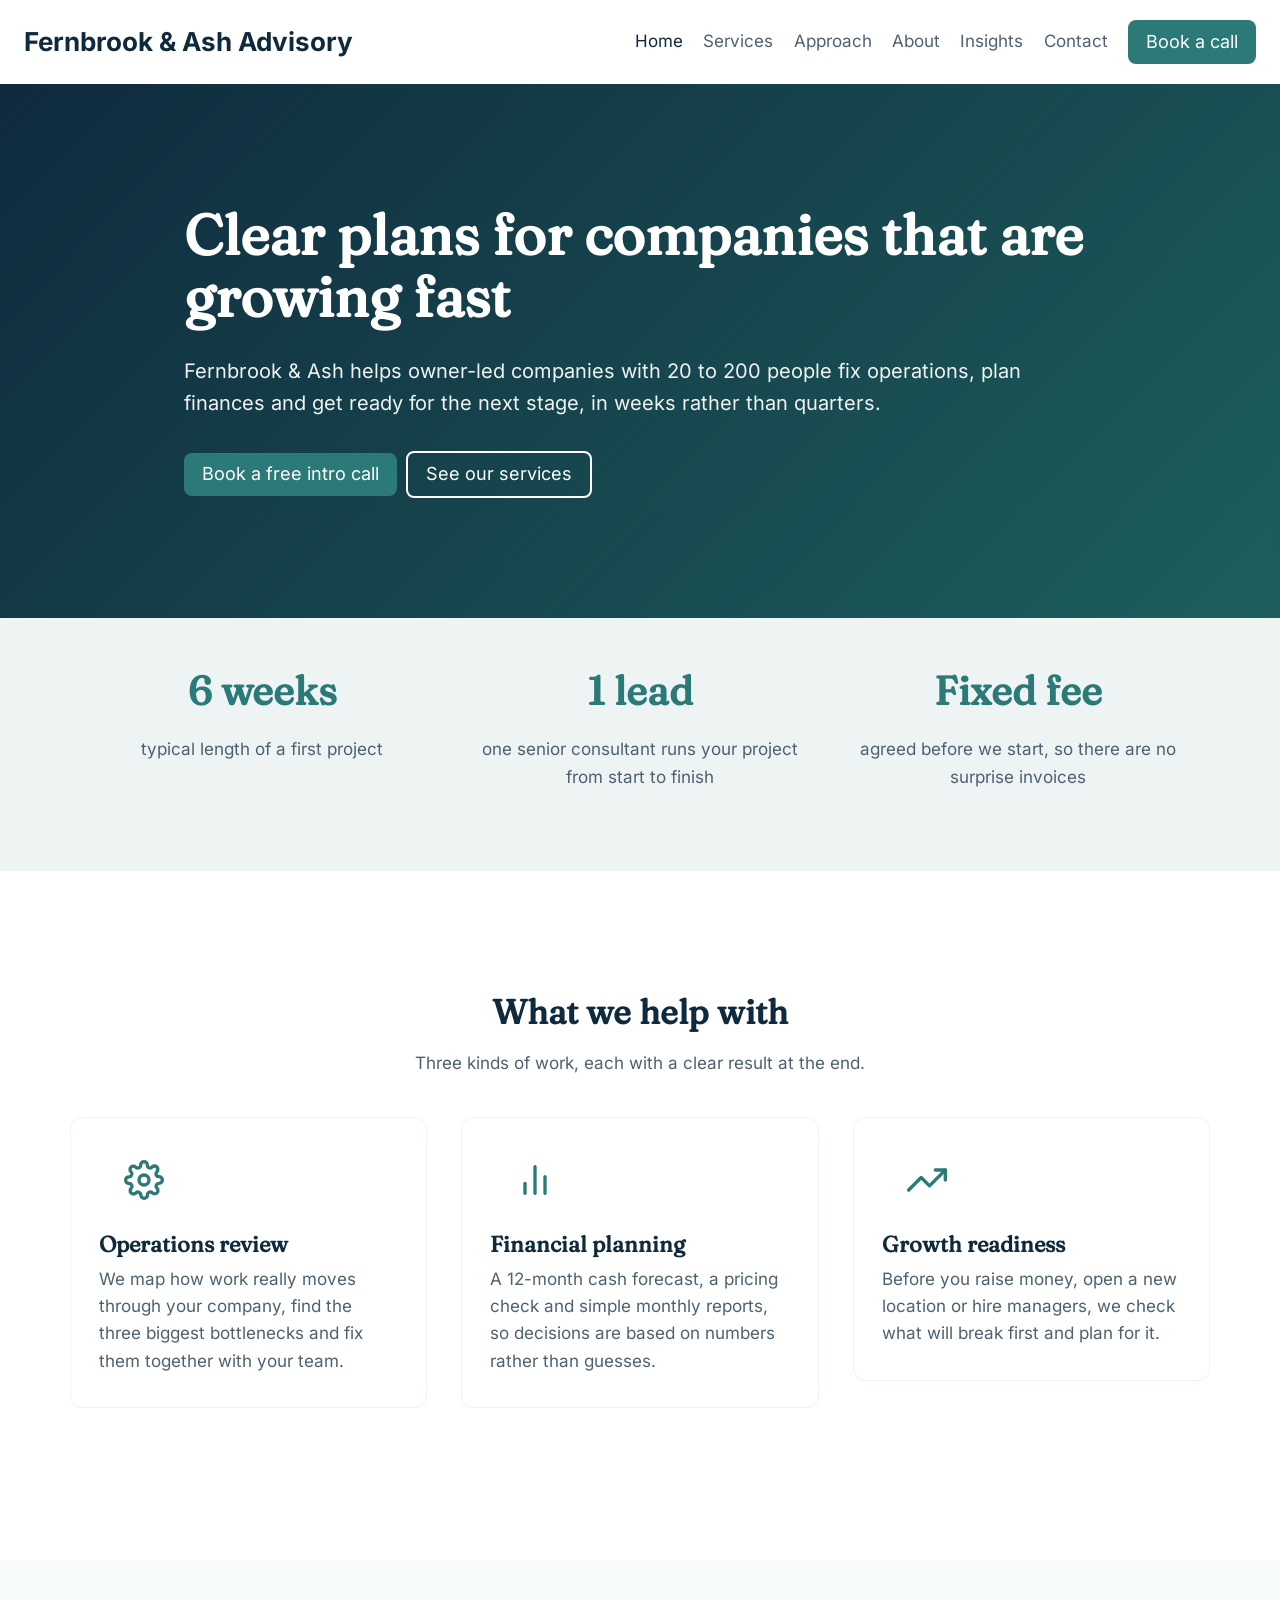
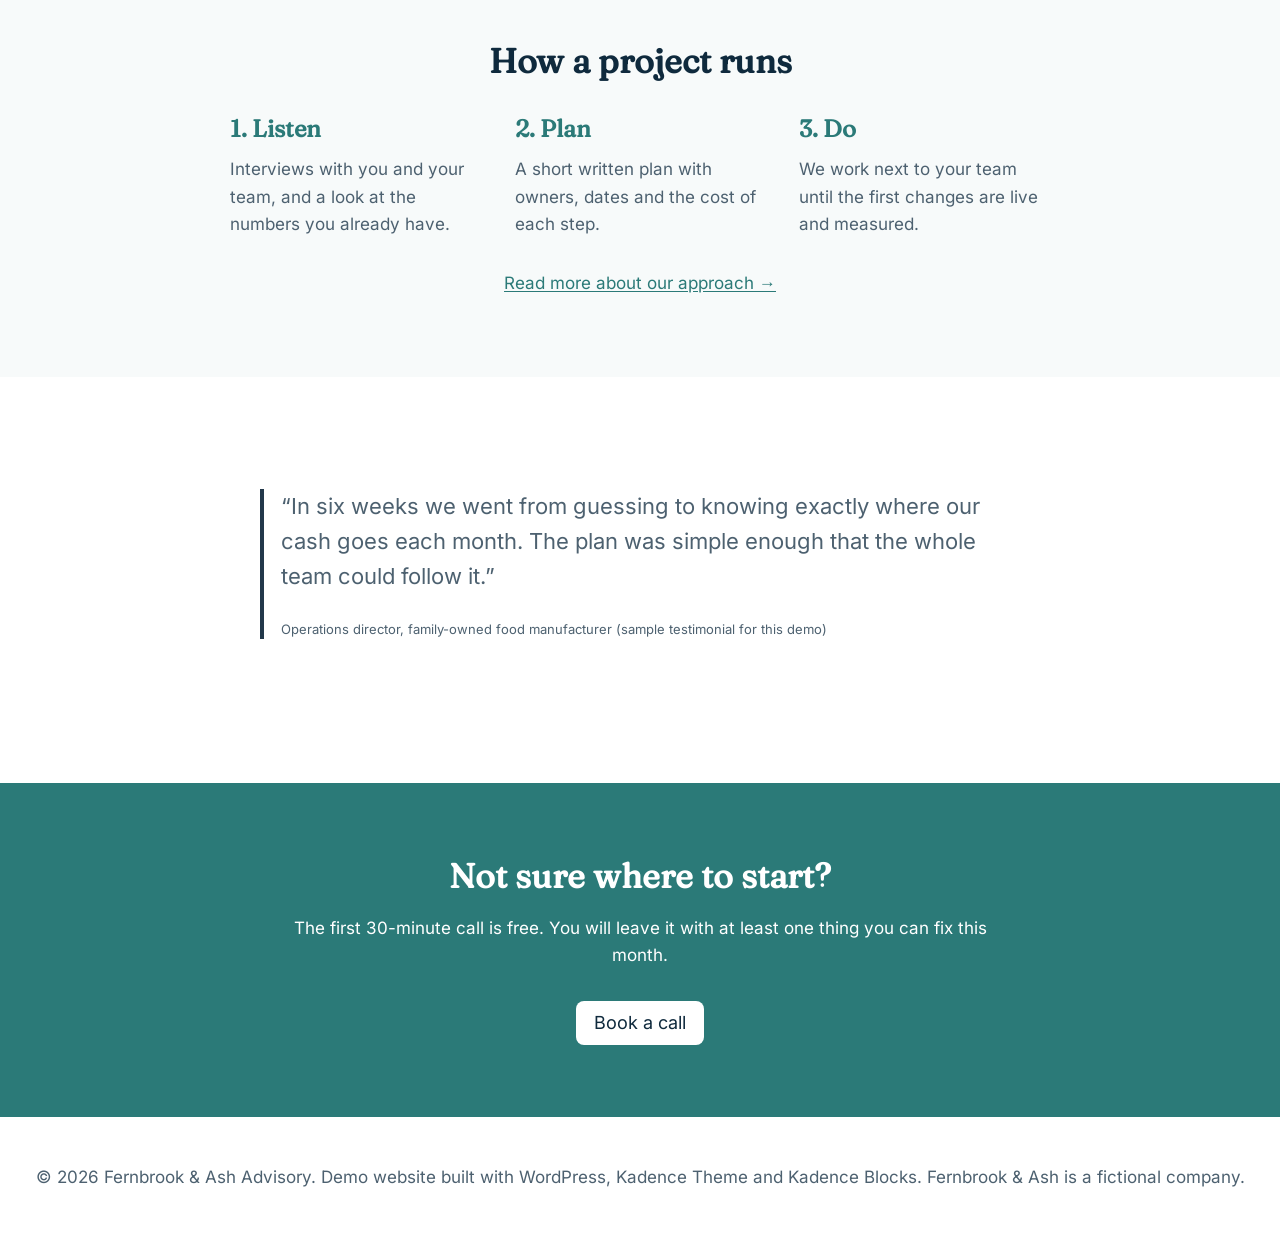
<file: index.html>
<!doctype html>
<html lang="en-US" class="no-js" itemtype="https://schema.org/WebPage" itemscope>
<head>
	<meta charset="UTF-8">
	<meta name="viewport" content="width=device-width, initial-scale=1, minimum-scale=1">
	<title>Fernbrook &amp; Ash Advisory &#8211; Management consulting for growing companies</title>
<meta name='robots' content='max-image-preview:large' />
			<script>document.documentElement.classList.remove( 'no-js' );</script>
			<style id="wp-img-auto-sizes-contain-inline-css">
img:is([sizes=auto i],[sizes^="auto," i]){contain-intrinsic-size:3000px 1500px}
/*# sourceURL=wp-img-auto-sizes-contain-inline-css */
</style>
<style id="wp-block-library-inline-css">
:root{--wp-block-synced-color:#7a00df;--wp-block-synced-color--rgb:122,0,223;--wp-bound-block-color:var(--wp-block-synced-color);--wp-editor-canvas-background:#ddd;--wp-admin-theme-color:#007cba;--wp-admin-theme-color--rgb:0,124,186;--wp-admin-theme-color-darker-10:#006ba1;--wp-admin-theme-color-darker-10--rgb:0,107,160.5;--wp-admin-theme-color-darker-20:#005a87;--wp-admin-theme-color-darker-20--rgb:0,90,135;--wp-admin-border-width-focus:2px}@media (min-resolution:192dpi){:root{--wp-admin-border-width-focus:1.5px}}.wp-element-button{cursor:pointer}:root .has-very-light-gray-background-color{background-color:#eee}:root .has-very-dark-gray-background-color{background-color:#313131}:root .has-very-light-gray-color{color:#eee}:root .has-very-dark-gray-color{color:#313131}:root .has-vivid-green-cyan-to-vivid-cyan-blue-gradient-background{background:linear-gradient(135deg,#00d084,#0693e3)}:root .has-purple-crush-gradient-background{background:linear-gradient(135deg,#34e2e4,#4721fb 50%,#ab1dfe)}:root .has-hazy-dawn-gradient-background{background:linear-gradient(135deg,#faaca8,#dad0ec)}:root .has-subdued-olive-gradient-background{background:linear-gradient(135deg,#fafae1,#67a671)}:root .has-atomic-cream-gradient-background{background:linear-gradient(135deg,#fdd79a,#004a59)}:root .has-nightshade-gradient-background{background:linear-gradient(135deg,#330968,#31cdcf)}:root .has-midnight-gradient-background{background:linear-gradient(135deg,#020381,#2874fc)}:root{--wp--preset--font-size--normal:16px;--wp--preset--font-size--huge:42px}.has-regular-font-size{font-size:1em}.has-larger-font-size{font-size:2.625em}.has-normal-font-size{font-size:var(--wp--preset--font-size--normal)}.has-huge-font-size{font-size:var(--wp--preset--font-size--huge)}:root .has-text-align-center{text-align:center}:root .has-text-align-left{text-align:left}:root .has-text-align-right{text-align:right}.has-fit-text{white-space:nowrap!important}#end-resizable-editor-section{display:none}.aligncenter{clear:both}.items-justified-left{justify-content:flex-start}.items-justified-center{justify-content:center}.items-justified-right{justify-content:flex-end}.items-justified-space-between{justify-content:space-between}.screen-reader-text{word-wrap:normal!important;border:0;clip-path:inset(50%);height:1px;margin:-1px;overflow:hidden;padding:0;position:absolute;width:1px;word-break:normal!important}.screen-reader-text:focus{background-color:#ddd;clip-path:none;color:#444;display:block;font-size:1em;height:auto;left:5px;line-height:normal;padding:15px 23px 14px;text-decoration:none;top:5px;width:auto;z-index:100000}html :where(.has-border-color){border-style:solid}html :where([style^=border-color],[style*=";border-color"],[style*="; border-color"]){border-style:solid}html :where([style^=border-top-color],[style*=";border-top-color"],[style*="; border-top-color"]){border-top-style:solid}html :where([style^=border-right-color],[style*=";border-right-color"],[style*="; border-right-color"]){border-right-style:solid}html :where([style^=border-bottom-color],[style*=";border-bottom-color"],[style*="; border-bottom-color"]){border-bottom-style:solid}html :where([style^=border-left-color],[style*=";border-left-color"],[style*="; border-left-color"]){border-left-style:solid}html :where([style^=border-width],[style*=";border-width"],[style*="; border-width"]){border-style:solid}html :where([style^=border-top-width],[style*=";border-top-width"],[style*="; border-top-width"]){border-top-style:solid}html :where([style^=border-right-width],[style*=";border-right-width"],[style*="; border-right-width"]){border-right-style:solid}html :where([style^=border-bottom-width],[style*=";border-bottom-width"],[style*="; border-bottom-width"]){border-bottom-style:solid}html :where([style^=border-left-width],[style*=";border-left-width"],[style*="; border-left-width"]){border-left-style:solid}html :where(img[class*=wp-image-]){height:auto;max-width:100%}:where(figure){margin:0 0 1em}html :where(.is-position-sticky){--wp-admin--admin-bar--position-offset:var(--wp-admin--admin-bar--height,0px)}@media screen and (max-width:600px){html :where(.is-position-sticky){--wp-admin--admin-bar--position-offset:0px}}

/*# sourceURL=/wp-includes/css/dist/block-library/common.min.css */
</style>
<style id="wp-block-button-inline-css">
.wp-block-button__link{align-content:center;box-sizing:border-box;cursor:pointer;display:inline-block;height:100%;text-align:center;word-break:break-word}.wp-block-button__link.aligncenter{text-align:center}.wp-block-button__link.alignright{text-align:right}:where(.wp-block-button__link){border-radius:9999px;box-shadow:none;padding:calc(.667em + 2px) calc(1.333em + 2px);text-decoration:none}.wp-block-button[style*=text-decoration] .wp-block-button__link{text-decoration:inherit}.wp-block-buttons>.wp-block-button.has-custom-width{max-width:none}.wp-block-buttons>.wp-block-button.has-custom-width .wp-block-button__link{width:100%}.wp-block-buttons>.wp-block-button.has-custom-font-size .wp-block-button__link{font-size:inherit}.wp-block-buttons>.wp-block-button[class*=wp-block-button__width]{width:calc(var(--wp--block-button--width)*1% - var(--wp--style--block-gap, .5em)*(1 - var(--wp--block-button--width)/100))}.wp-block-buttons>.wp-block-button.wp-block-button__width-25{width:calc(25% - var(--wp--style--block-gap, .5em)*.75)}.wp-block-buttons>.wp-block-button.wp-block-button__width-50{width:calc(50% - var(--wp--style--block-gap, .5em)*.5)}.wp-block-buttons>.wp-block-button.wp-block-button__width-75{width:calc(75% - var(--wp--style--block-gap, .5em)*.25)}.wp-block-buttons>.wp-block-button.wp-block-button__width-100{flex-basis:100%;width:100%}.wp-block-buttons.is-vertical>.wp-block-button[class*=wp-block-button__width]{width:calc(var(--wp--block-button--width)*1%)}.wp-block-buttons.is-vertical>.wp-block-button.wp-block-button__width-25{width:25%}.wp-block-buttons.is-vertical>.wp-block-button.wp-block-button__width-50{width:50%}.wp-block-buttons.is-vertical>.wp-block-button.wp-block-button__width-75{width:75%}.wp-block-button.is-style-squared,.wp-block-button__link.wp-block-button.is-style-squared{border-radius:0}.wp-block-button.no-border-radius,.wp-block-button__link.no-border-radius{border-radius:0!important}:root :where(.wp-block-button .wp-block-button__link.is-style-outline),:root :where(.wp-block-button.is-style-outline>.wp-block-button__link){border:2px solid;padding:.667em 1.333em}:root :where(.wp-block-button .wp-block-button__link.is-style-outline:not(.has-text-color)),:root :where(.wp-block-button.is-style-outline>.wp-block-button__link:not(.has-text-color)){color:currentColor}:root :where(.wp-block-button .wp-block-button__link.is-style-outline:not(.has-background)),:root :where(.wp-block-button.is-style-outline>.wp-block-button__link:not(.has-background)){background-color:transparent;background-image:none}
/*# sourceURL=/wp-includes/blocks/button/style.min.css */
</style>
<style id="wp-block-heading-inline-css">
h1:where(.wp-block-heading).has-background,h2:where(.wp-block-heading).has-background,h3:where(.wp-block-heading).has-background,h4:where(.wp-block-heading).has-background,h5:where(.wp-block-heading).has-background,h6:where(.wp-block-heading).has-background{padding:1.25em 2.375em}h1.has-text-align-left[style*=writing-mode]:where([style*=vertical-lr]),h1.has-text-align-right[style*=writing-mode]:where([style*=vertical-rl]),h2.has-text-align-left[style*=writing-mode]:where([style*=vertical-lr]),h2.has-text-align-right[style*=writing-mode]:where([style*=vertical-rl]),h3.has-text-align-left[style*=writing-mode]:where([style*=vertical-lr]),h3.has-text-align-right[style*=writing-mode]:where([style*=vertical-rl]),h4.has-text-align-left[style*=writing-mode]:where([style*=vertical-lr]),h4.has-text-align-right[style*=writing-mode]:where([style*=vertical-rl]),h5.has-text-align-left[style*=writing-mode]:where([style*=vertical-lr]),h5.has-text-align-right[style*=writing-mode]:where([style*=vertical-rl]),h6.has-text-align-left[style*=writing-mode]:where([style*=vertical-lr]),h6.has-text-align-right[style*=writing-mode]:where([style*=vertical-rl]){rotate:180deg}
/*# sourceURL=/wp-includes/blocks/heading/style.min.css */
</style>
<style id="wp-block-paragraph-inline-css">
.is-small-text{font-size:.875em}.is-regular-text{font-size:1em}.is-large-text{font-size:2.25em}.is-larger-text{font-size:3em}.has-drop-cap:not(:focus):first-letter{float:left;font-size:8.4em;font-style:normal;font-weight:100;line-height:.68;margin:.05em .1em 0 0;text-transform:uppercase}body.rtl .has-drop-cap:not(:focus):first-letter{float:none;margin-left:.1em}p.has-drop-cap.has-background{overflow:hidden}:root :where(p.has-background){padding:1.25em 2.375em}:where(p.has-text-color:not(.has-link-color)) a{color:inherit}p.has-text-align-left[style*="writing-mode:vertical-lr"],p.has-text-align-right[style*="writing-mode:vertical-rl"]{rotate:180deg}
/*# sourceURL=/wp-includes/blocks/paragraph/style.min.css */
</style>
<style id="wp-block-buttons-inline-css">
.wp-block-buttons{box-sizing:border-box}.wp-block-buttons.is-vertical{flex-direction:column}.wp-block-buttons.is-vertical>.wp-block-button:last-child{margin-bottom:0}.wp-block-buttons>.wp-block-button{display:inline-block;margin:0}.wp-block-buttons.is-content-justification-left{justify-content:flex-start}.wp-block-buttons.is-content-justification-left.is-vertical{align-items:flex-start}.wp-block-buttons.is-content-justification-center{justify-content:center}.wp-block-buttons.is-content-justification-center.is-vertical{align-items:center}.wp-block-buttons.is-content-justification-right{justify-content:flex-end}.wp-block-buttons.is-content-justification-right.is-vertical{align-items:flex-end}.wp-block-buttons.is-content-justification-space-between{justify-content:space-between}.wp-block-buttons.aligncenter{text-align:center}.wp-block-buttons:not(.is-content-justification-space-between,.is-content-justification-right,.is-content-justification-left,.is-content-justification-center) .wp-block-button.aligncenter{margin-left:auto;margin-right:auto;width:100%}.wp-block-buttons[style*=text-decoration] .wp-block-button,.wp-block-buttons[style*=text-decoration] .wp-block-button__link{text-decoration:inherit}.wp-block-buttons.has-custom-font-size .wp-block-button__link{font-size:inherit}.wp-block-buttons .wp-block-button__link{width:100%}.wp-block-button.aligncenter{text-align:center}
/*# sourceURL=/wp-includes/blocks/buttons/style.min.css */
</style>
<style id="wp-block-columns-inline-css">
.wp-block-columns{box-sizing:border-box;display:flex;flex-wrap:wrap!important}@media (min-width:782px){.wp-block-columns{flex-wrap:nowrap!important}}.wp-block-columns{align-items:normal!important}.wp-block-columns.are-vertically-aligned-top{align-items:flex-start}.wp-block-columns.are-vertically-aligned-center{align-items:center}.wp-block-columns.are-vertically-aligned-bottom{align-items:flex-end}@media (max-width:781px){.wp-block-columns:not(.is-not-stacked-on-mobile)>.wp-block-column{flex-basis:100%!important}}@media (min-width:782px){.wp-block-columns:not(.is-not-stacked-on-mobile)>.wp-block-column{flex-basis:0;flex-grow:1}.wp-block-columns:not(.is-not-stacked-on-mobile)>.wp-block-column[style*=flex-basis]{flex-grow:0}}.wp-block-columns.is-not-stacked-on-mobile{flex-wrap:nowrap!important}.wp-block-columns.is-not-stacked-on-mobile>.wp-block-column{flex-basis:0;flex-grow:1}.wp-block-columns.is-not-stacked-on-mobile>.wp-block-column[style*=flex-basis]{flex-grow:0}:where(.wp-block-columns){margin-bottom:1.75em}:where(.wp-block-columns.has-background){padding:1.25em 2.375em}.wp-block-column{flex-grow:1;min-width:0;overflow-wrap:break-word;word-break:break-word}.wp-block-column.is-vertically-aligned-top{align-self:flex-start}.wp-block-column.is-vertically-aligned-center{align-self:center}.wp-block-column.is-vertically-aligned-bottom{align-self:flex-end}.wp-block-column.is-vertically-aligned-stretch{align-self:stretch}.wp-block-column.is-vertically-aligned-bottom,.wp-block-column.is-vertically-aligned-center,.wp-block-column.is-vertically-aligned-top{width:100%}
/*# sourceURL=/wp-includes/blocks/columns/style.min.css */
</style>
<style id="wp-block-group-inline-css">
.wp-block-group{box-sizing:border-box}:where(.wp-block-group.wp-block-group-is-layout-constrained){position:relative}
/*# sourceURL=/wp-includes/blocks/group/style.min.css */
</style>
<style id="wp-block-quote-inline-css">
.wp-block-quote{box-sizing:border-box;overflow-wrap:break-word}.wp-block-quote.is-large:where(:not(.is-style-plain)),.wp-block-quote.is-style-large:where(:not(.is-style-plain)){margin-bottom:1em;padding:0 1em}.wp-block-quote.is-large:where(:not(.is-style-plain)) p,.wp-block-quote.is-style-large:where(:not(.is-style-plain)) p{font-size:1.5em;font-style:italic;line-height:1.6}.wp-block-quote.is-large:where(:not(.is-style-plain)) cite,.wp-block-quote.is-large:where(:not(.is-style-plain)) footer,.wp-block-quote.is-style-large:where(:not(.is-style-plain)) cite,.wp-block-quote.is-style-large:where(:not(.is-style-plain)) footer{font-size:1.125em;text-align:right}.wp-block-quote>cite{display:block}
/*# sourceURL=/wp-includes/blocks/quote/style.min.css */
</style>

<style id="classic-theme-styles-inline-css">
/*! This file is auto-generated */
.wp-block-button__link{color:#fff;background-color:#32373c;border-radius:9999px;box-shadow:none;text-decoration:none;padding:calc(.667em + 2px) calc(1.333em + 2px);font-size:1.125em}.wp-block-file__button{background:#32373c;color:#fff;text-decoration:none}
/*# sourceURL=/wp-includes/css/classic-themes.min.css */
</style>

<style id="global-styles-inline-css">
:root{--wp--preset--aspect-ratio--square: 1;--wp--preset--aspect-ratio--4-3: 4/3;--wp--preset--aspect-ratio--3-4: 3/4;--wp--preset--aspect-ratio--3-2: 3/2;--wp--preset--aspect-ratio--2-3: 2/3;--wp--preset--aspect-ratio--16-9: 16/9;--wp--preset--aspect-ratio--9-16: 9/16;--wp--preset--color--black: #000000;--wp--preset--color--cyan-bluish-gray: #abb8c3;--wp--preset--color--white: #ffffff;--wp--preset--color--pale-pink: #f78da7;--wp--preset--color--vivid-red: #cf2e2e;--wp--preset--color--luminous-vivid-orange: #ff6900;--wp--preset--color--luminous-vivid-amber: #fcb900;--wp--preset--color--light-green-cyan: #7bdcb5;--wp--preset--color--vivid-green-cyan: #00d084;--wp--preset--color--pale-cyan-blue: #8ed1fc;--wp--preset--color--vivid-cyan-blue: #0693e3;--wp--preset--color--vivid-purple: #9b51e0;--wp--preset--color--theme-palette-1: var(--global-palette1);--wp--preset--color--theme-palette-2: var(--global-palette2);--wp--preset--color--theme-palette-3: var(--global-palette3);--wp--preset--color--theme-palette-4: var(--global-palette4);--wp--preset--color--theme-palette-5: var(--global-palette5);--wp--preset--color--theme-palette-6: var(--global-palette6);--wp--preset--color--theme-palette-7: var(--global-palette7);--wp--preset--color--theme-palette-8: var(--global-palette8);--wp--preset--color--theme-palette-9: var(--global-palette9);--wp--preset--color--theme-palette-10: var(--global-palette10);--wp--preset--color--theme-palette-11: var(--global-palette11);--wp--preset--color--theme-palette-12: var(--global-palette12);--wp--preset--color--theme-palette-13: var(--global-palette13);--wp--preset--color--theme-palette-14: var(--global-palette14);--wp--preset--color--theme-palette-15: var(--global-palette15);--wp--preset--color--palette-1: #2b7a78;--wp--preset--color--palette-2: #1d5f5d;--wp--preset--color--palette-3: #0f2a3d;--wp--preset--color--palette-4: #22384a;--wp--preset--color--palette-5: #4d6170;--wp--preset--color--palette-6: #5f717d;--wp--preset--color--palette-7: #eef3f4;--wp--preset--color--palette-8: #f7fafa;--wp--preset--color--palette-9: #ffffff;--wp--preset--color--palette-10: #a1676d;--wp--preset--color--palette-11: #13612e;--wp--preset--color--palette-12: #1159af;--wp--preset--color--palette-13: #b82105;--wp--preset--color--palette-14: #f7630c;--wp--preset--color--palette-15: #f5a524;--wp--preset--gradient--vivid-cyan-blue-to-vivid-purple: linear-gradient(135deg,rgb(6,147,227) 0%,rgb(155,81,224) 100%);--wp--preset--gradient--light-green-cyan-to-vivid-green-cyan: linear-gradient(135deg,rgb(122,220,180) 0%,rgb(0,208,130) 100%);--wp--preset--gradient--luminous-vivid-amber-to-luminous-vivid-orange: linear-gradient(135deg,rgb(252,185,0) 0%,rgb(255,105,0) 100%);--wp--preset--gradient--luminous-vivid-orange-to-vivid-red: linear-gradient(135deg,rgb(255,105,0) 0%,rgb(207,46,46) 100%);--wp--preset--gradient--very-light-gray-to-cyan-bluish-gray: linear-gradient(135deg,rgb(238,238,238) 0%,rgb(169,184,195) 100%);--wp--preset--gradient--cool-to-warm-spectrum: linear-gradient(135deg,rgb(74,234,220) 0%,rgb(151,120,209) 20%,rgb(207,42,186) 40%,rgb(238,44,130) 60%,rgb(251,105,98) 80%,rgb(254,248,76) 100%);--wp--preset--gradient--blush-light-purple: linear-gradient(135deg,rgb(255,206,236) 0%,rgb(152,150,240) 100%);--wp--preset--gradient--blush-bordeaux: linear-gradient(135deg,rgb(254,205,165) 0%,rgb(254,45,45) 50%,rgb(107,0,62) 100%);--wp--preset--gradient--luminous-dusk: linear-gradient(135deg,rgb(255,203,112) 0%,rgb(199,81,192) 50%,rgb(65,88,208) 100%);--wp--preset--gradient--pale-ocean: linear-gradient(135deg,rgb(255,245,203) 0%,rgb(182,227,212) 50%,rgb(51,167,181) 100%);--wp--preset--gradient--electric-grass: linear-gradient(135deg,rgb(202,248,128) 0%,rgb(113,206,126) 100%);--wp--preset--gradient--midnight: linear-gradient(135deg,rgb(2,3,129) 0%,rgb(40,116,252) 100%);--wp--preset--font-size--small: var(--global-font-size-small);--wp--preset--font-size--medium: var(--global-font-size-medium);--wp--preset--font-size--large: var(--global-font-size-large);--wp--preset--font-size--x-large: 42px;--wp--preset--font-size--larger: var(--global-font-size-larger);--wp--preset--font-size--xxlarge: var(--global-font-size-xxlarge);--wp--preset--spacing--20: 0.44rem;--wp--preset--spacing--30: 0.67rem;--wp--preset--spacing--40: 1rem;--wp--preset--spacing--50: 1.5rem;--wp--preset--spacing--60: 2.25rem;--wp--preset--spacing--70: 3.38rem;--wp--preset--spacing--80: 5.06rem;--wp--preset--shadow--natural: 6px 6px 9px rgba(0, 0, 0, 0.2);--wp--preset--shadow--deep: 12px 12px 50px rgba(0, 0, 0, 0.4);--wp--preset--shadow--sharp: 6px 6px 0px rgba(0, 0, 0, 0.2);--wp--preset--shadow--outlined: 6px 6px 0px -3px rgb(255, 255, 255), 6px 6px rgb(0, 0, 0);--wp--preset--shadow--crisp: 6px 6px 0px rgb(0, 0, 0);}.wp-block-button{--wp--preset--dimension--25: 25%;--wp--preset--dimension--50: 50%;--wp--preset--dimension--75: 75%;--wp--preset--dimension--100: 100%;}:root { --wp--style--global--content-size: var(--global-calc-content-width);--wp--style--global--wide-size: var(--global-calc-wide-content-width); }:where(body) { margin: 0; }:where(.is-layout-flex){gap: 0.5em;}:where(.is-layout-grid){gap: 0.5em;}body .is-layout-flex{display: flex;}.is-layout-flex{flex-wrap: wrap;align-items: center;}.is-layout-flex > :is(*, div){margin: 0;}body .is-layout-grid{display: grid;}.is-layout-grid > :is(*, div){margin: 0;}body{padding-top: 0px;padding-right: 0px;padding-bottom: 0px;padding-left: 0px;}:root :where(.wp-element-button, .wp-block-button__link){font-style: inherit;font-weight: inherit;letter-spacing: inherit;text-transform: inherit;}.has-black-color{color: var(--wp--preset--color--black) !important;}.has-cyan-bluish-gray-color{color: var(--wp--preset--color--cyan-bluish-gray) !important;}.has-white-color{color: var(--wp--preset--color--white) !important;}.has-pale-pink-color{color: var(--wp--preset--color--pale-pink) !important;}.has-vivid-red-color{color: var(--wp--preset--color--vivid-red) !important;}.has-luminous-vivid-orange-color{color: var(--wp--preset--color--luminous-vivid-orange) !important;}.has-luminous-vivid-amber-color{color: var(--wp--preset--color--luminous-vivid-amber) !important;}.has-light-green-cyan-color{color: var(--wp--preset--color--light-green-cyan) !important;}.has-vivid-green-cyan-color{color: var(--wp--preset--color--vivid-green-cyan) !important;}.has-pale-cyan-blue-color{color: var(--wp--preset--color--pale-cyan-blue) !important;}.has-vivid-cyan-blue-color{color: var(--wp--preset--color--vivid-cyan-blue) !important;}.has-vivid-purple-color{color: var(--wp--preset--color--vivid-purple) !important;}.has-theme-palette-1-color{color: var(--wp--preset--color--theme-palette-1) !important;}.has-theme-palette-2-color{color: var(--wp--preset--color--theme-palette-2) !important;}.has-theme-palette-3-color{color: var(--wp--preset--color--theme-palette-3) !important;}.has-theme-palette-4-color{color: var(--wp--preset--color--theme-palette-4) !important;}.has-theme-palette-5-color{color: var(--wp--preset--color--theme-palette-5) !important;}.has-theme-palette-6-color{color: var(--wp--preset--color--theme-palette-6) !important;}.has-theme-palette-7-color{color: var(--wp--preset--color--theme-palette-7) !important;}.has-theme-palette-8-color{color: var(--wp--preset--color--theme-palette-8) !important;}.has-theme-palette-9-color{color: var(--wp--preset--color--theme-palette-9) !important;}.has-theme-palette-10-color{color: var(--wp--preset--color--theme-palette-10) !important;}.has-theme-palette-11-color{color: var(--wp--preset--color--theme-palette-11) !important;}.has-theme-palette-12-color{color: var(--wp--preset--color--theme-palette-12) !important;}.has-theme-palette-13-color{color: var(--wp--preset--color--theme-palette-13) !important;}.has-theme-palette-14-color{color: var(--wp--preset--color--theme-palette-14) !important;}.has-theme-palette-15-color{color: var(--wp--preset--color--theme-palette-15) !important;}.has-palette-1-color{color: var(--wp--preset--color--palette-1) !important;}.has-palette-2-color{color: var(--wp--preset--color--palette-2) !important;}.has-palette-3-color{color: var(--wp--preset--color--palette-3) !important;}.has-palette-4-color{color: var(--wp--preset--color--palette-4) !important;}.has-palette-5-color{color: var(--wp--preset--color--palette-5) !important;}.has-palette-6-color{color: var(--wp--preset--color--palette-6) !important;}.has-palette-7-color{color: var(--wp--preset--color--palette-7) !important;}.has-palette-8-color{color: var(--wp--preset--color--palette-8) !important;}.has-palette-9-color{color: var(--wp--preset--color--palette-9) !important;}.has-palette-10-color{color: var(--wp--preset--color--palette-10) !important;}.has-palette-11-color{color: var(--wp--preset--color--palette-11) !important;}.has-palette-12-color{color: var(--wp--preset--color--palette-12) !important;}.has-palette-13-color{color: var(--wp--preset--color--palette-13) !important;}.has-palette-14-color{color: var(--wp--preset--color--palette-14) !important;}.has-palette-15-color{color: var(--wp--preset--color--palette-15) !important;}.has-black-background-color{background-color: var(--wp--preset--color--black) !important;}.has-cyan-bluish-gray-background-color{background-color: var(--wp--preset--color--cyan-bluish-gray) !important;}.has-white-background-color{background-color: var(--wp--preset--color--white) !important;}.has-pale-pink-background-color{background-color: var(--wp--preset--color--pale-pink) !important;}.has-vivid-red-background-color{background-color: var(--wp--preset--color--vivid-red) !important;}.has-luminous-vivid-orange-background-color{background-color: var(--wp--preset--color--luminous-vivid-orange) !important;}.has-luminous-vivid-amber-background-color{background-color: var(--wp--preset--color--luminous-vivid-amber) !important;}.has-light-green-cyan-background-color{background-color: var(--wp--preset--color--light-green-cyan) !important;}.has-vivid-green-cyan-background-color{background-color: var(--wp--preset--color--vivid-green-cyan) !important;}.has-pale-cyan-blue-background-color{background-color: var(--wp--preset--color--pale-cyan-blue) !important;}.has-vivid-cyan-blue-background-color{background-color: var(--wp--preset--color--vivid-cyan-blue) !important;}.has-vivid-purple-background-color{background-color: var(--wp--preset--color--vivid-purple) !important;}.has-theme-palette-1-background-color{background-color: var(--wp--preset--color--theme-palette-1) !important;}.has-theme-palette-2-background-color{background-color: var(--wp--preset--color--theme-palette-2) !important;}.has-theme-palette-3-background-color{background-color: var(--wp--preset--color--theme-palette-3) !important;}.has-theme-palette-4-background-color{background-color: var(--wp--preset--color--theme-palette-4) !important;}.has-theme-palette-5-background-color{background-color: var(--wp--preset--color--theme-palette-5) !important;}.has-theme-palette-6-background-color{background-color: var(--wp--preset--color--theme-palette-6) !important;}.has-theme-palette-7-background-color{background-color: var(--wp--preset--color--theme-palette-7) !important;}.has-theme-palette-8-background-color{background-color: var(--wp--preset--color--theme-palette-8) !important;}.has-theme-palette-9-background-color{background-color: var(--wp--preset--color--theme-palette-9) !important;}.has-theme-palette-10-background-color{background-color: var(--wp--preset--color--theme-palette-10) !important;}.has-theme-palette-11-background-color{background-color: var(--wp--preset--color--theme-palette-11) !important;}.has-theme-palette-12-background-color{background-color: var(--wp--preset--color--theme-palette-12) !important;}.has-theme-palette-13-background-color{background-color: var(--wp--preset--color--theme-palette-13) !important;}.has-theme-palette-14-background-color{background-color: var(--wp--preset--color--theme-palette-14) !important;}.has-theme-palette-15-background-color{background-color: var(--wp--preset--color--theme-palette-15) !important;}.has-palette-1-background-color{background-color: var(--wp--preset--color--palette-1) !important;}.has-palette-2-background-color{background-color: var(--wp--preset--color--palette-2) !important;}.has-palette-3-background-color{background-color: var(--wp--preset--color--palette-3) !important;}.has-palette-4-background-color{background-color: var(--wp--preset--color--palette-4) !important;}.has-palette-5-background-color{background-color: var(--wp--preset--color--palette-5) !important;}.has-palette-6-background-color{background-color: var(--wp--preset--color--palette-6) !important;}.has-palette-7-background-color{background-color: var(--wp--preset--color--palette-7) !important;}.has-palette-8-background-color{background-color: var(--wp--preset--color--palette-8) !important;}.has-palette-9-background-color{background-color: var(--wp--preset--color--palette-9) !important;}.has-palette-10-background-color{background-color: var(--wp--preset--color--palette-10) !important;}.has-palette-11-background-color{background-color: var(--wp--preset--color--palette-11) !important;}.has-palette-12-background-color{background-color: var(--wp--preset--color--palette-12) !important;}.has-palette-13-background-color{background-color: var(--wp--preset--color--palette-13) !important;}.has-palette-14-background-color{background-color: var(--wp--preset--color--palette-14) !important;}.has-palette-15-background-color{background-color: var(--wp--preset--color--palette-15) !important;}.has-black-border-color{border-color: var(--wp--preset--color--black) !important;}.has-cyan-bluish-gray-border-color{border-color: var(--wp--preset--color--cyan-bluish-gray) !important;}.has-white-border-color{border-color: var(--wp--preset--color--white) !important;}.has-pale-pink-border-color{border-color: var(--wp--preset--color--pale-pink) !important;}.has-vivid-red-border-color{border-color: var(--wp--preset--color--vivid-red) !important;}.has-luminous-vivid-orange-border-color{border-color: var(--wp--preset--color--luminous-vivid-orange) !important;}.has-luminous-vivid-amber-border-color{border-color: var(--wp--preset--color--luminous-vivid-amber) !important;}.has-light-green-cyan-border-color{border-color: var(--wp--preset--color--light-green-cyan) !important;}.has-vivid-green-cyan-border-color{border-color: var(--wp--preset--color--vivid-green-cyan) !important;}.has-pale-cyan-blue-border-color{border-color: var(--wp--preset--color--pale-cyan-blue) !important;}.has-vivid-cyan-blue-border-color{border-color: var(--wp--preset--color--vivid-cyan-blue) !important;}.has-vivid-purple-border-color{border-color: var(--wp--preset--color--vivid-purple) !important;}.has-theme-palette-1-border-color{border-color: var(--wp--preset--color--theme-palette-1) !important;}.has-theme-palette-2-border-color{border-color: var(--wp--preset--color--theme-palette-2) !important;}.has-theme-palette-3-border-color{border-color: var(--wp--preset--color--theme-palette-3) !important;}.has-theme-palette-4-border-color{border-color: var(--wp--preset--color--theme-palette-4) !important;}.has-theme-palette-5-border-color{border-color: var(--wp--preset--color--theme-palette-5) !important;}.has-theme-palette-6-border-color{border-color: var(--wp--preset--color--theme-palette-6) !important;}.has-theme-palette-7-border-color{border-color: var(--wp--preset--color--theme-palette-7) !important;}.has-theme-palette-8-border-color{border-color: var(--wp--preset--color--theme-palette-8) !important;}.has-theme-palette-9-border-color{border-color: var(--wp--preset--color--theme-palette-9) !important;}.has-theme-palette-10-border-color{border-color: var(--wp--preset--color--theme-palette-10) !important;}.has-theme-palette-11-border-color{border-color: var(--wp--preset--color--theme-palette-11) !important;}.has-theme-palette-12-border-color{border-color: var(--wp--preset--color--theme-palette-12) !important;}.has-theme-palette-13-border-color{border-color: var(--wp--preset--color--theme-palette-13) !important;}.has-theme-palette-14-border-color{border-color: var(--wp--preset--color--theme-palette-14) !important;}.has-theme-palette-15-border-color{border-color: var(--wp--preset--color--theme-palette-15) !important;}.has-palette-1-border-color{border-color: var(--wp--preset--color--palette-1) !important;}.has-palette-2-border-color{border-color: var(--wp--preset--color--palette-2) !important;}.has-palette-3-border-color{border-color: var(--wp--preset--color--palette-3) !important;}.has-palette-4-border-color{border-color: var(--wp--preset--color--palette-4) !important;}.has-palette-5-border-color{border-color: var(--wp--preset--color--palette-5) !important;}.has-palette-6-border-color{border-color: var(--wp--preset--color--palette-6) !important;}.has-palette-7-border-color{border-color: var(--wp--preset--color--palette-7) !important;}.has-palette-8-border-color{border-color: var(--wp--preset--color--palette-8) !important;}.has-palette-9-border-color{border-color: var(--wp--preset--color--palette-9) !important;}.has-palette-10-border-color{border-color: var(--wp--preset--color--palette-10) !important;}.has-palette-11-border-color{border-color: var(--wp--preset--color--palette-11) !important;}.has-palette-12-border-color{border-color: var(--wp--preset--color--palette-12) !important;}.has-palette-13-border-color{border-color: var(--wp--preset--color--palette-13) !important;}.has-palette-14-border-color{border-color: var(--wp--preset--color--palette-14) !important;}.has-palette-15-border-color{border-color: var(--wp--preset--color--palette-15) !important;}.has-vivid-cyan-blue-to-vivid-purple-gradient-background{background: var(--wp--preset--gradient--vivid-cyan-blue-to-vivid-purple) !important;}.has-light-green-cyan-to-vivid-green-cyan-gradient-background{background: var(--wp--preset--gradient--light-green-cyan-to-vivid-green-cyan) !important;}.has-luminous-vivid-amber-to-luminous-vivid-orange-gradient-background{background: var(--wp--preset--gradient--luminous-vivid-amber-to-luminous-vivid-orange) !important;}.has-luminous-vivid-orange-to-vivid-red-gradient-background{background: var(--wp--preset--gradient--luminous-vivid-orange-to-vivid-red) !important;}.has-very-light-gray-to-cyan-bluish-gray-gradient-background{background: var(--wp--preset--gradient--very-light-gray-to-cyan-bluish-gray) !important;}.has-cool-to-warm-spectrum-gradient-background{background: var(--wp--preset--gradient--cool-to-warm-spectrum) !important;}.has-blush-light-purple-gradient-background{background: var(--wp--preset--gradient--blush-light-purple) !important;}.has-blush-bordeaux-gradient-background{background: var(--wp--preset--gradient--blush-bordeaux) !important;}.has-luminous-dusk-gradient-background{background: var(--wp--preset--gradient--luminous-dusk) !important;}.has-pale-ocean-gradient-background{background: var(--wp--preset--gradient--pale-ocean) !important;}.has-electric-grass-gradient-background{background: var(--wp--preset--gradient--electric-grass) !important;}.has-midnight-gradient-background{background: var(--wp--preset--gradient--midnight) !important;}.has-small-font-size{font-size: var(--wp--preset--font-size--small) !important;}.has-medium-font-size{font-size: var(--wp--preset--font-size--medium) !important;}.has-large-font-size{font-size: var(--wp--preset--font-size--large) !important;}.has-x-large-font-size{font-size: var(--wp--preset--font-size--x-large) !important;}.has-larger-font-size{font-size: var(--wp--preset--font-size--larger) !important;}.has-xxlarge-font-size{font-size: var(--wp--preset--font-size--xxlarge) !important;}
:where(.wp-block-columns.is-layout-flex){gap: 2em;}:where(.wp-block-columns.is-layout-grid){gap: 2em;}
/*# sourceURL=global-styles-inline-css */
</style>

<link rel='stylesheet' id='kadence-global-css' href='wp-content/themes/kadence/assets/css/global.min.css' media='all' />
<style id="kadence-global-inline-css">
/* Kadence Base CSS */
:root{--global-palette1:#2b7a78;--global-palette2:#1d5f5d;--global-palette3:#0f2a3d;--global-palette4:#22384a;--global-palette5:#4d6170;--global-palette6:#5f717d;--global-palette7:#eef3f4;--global-palette8:#f7fafa;--global-palette9:#ffffff;--global-palette10:oklch(from var(--global-palette1) calc(l + 0.10 * (1 - l)) calc(c * 1.00) calc(h + 180) / 100%);--global-palette11:#13612e;--global-palette12:#1159af;--global-palette13:#b82105;--global-palette14:#f7630c;--global-palette15:#f5a524;--global-palette9rgb:255, 255, 255;--global-palette-highlight:var(--global-palette1);--global-palette-highlight-alt:var(--global-palette2);--global-palette-highlight-alt2:var(--global-palette9);--global-palette-btn-bg:var(--global-palette1);--global-palette-btn-bg-hover:var(--global-palette2);--global-palette-btn:var(--global-palette9);--global-palette-btn-hover:var(--global-palette9);--global-palette-btn-sec-bg:var(--global-palette7);--global-palette-btn-sec-bg-hover:var(--global-palette2);--global-palette-btn-sec:var(--global-palette3);--global-palette-btn-sec-hover:var(--global-palette9);--global-body-font-family:Inter, var(--global-fallback-font);--global-heading-font-family:Fraunces, var(--global-fallback-font);--global-primary-nav-font-family:inherit;--global-fallback-font:sans-serif;--global-display-fallback-font:sans-serif;--global-content-width:1290px;--global-content-wide-width:calc(1290px + 230px);--global-content-narrow-width:842px;--global-content-edge-padding:1.5rem;--global-content-boxed-padding:2rem;--global-calc-content-width:calc(1290px - var(--global-content-edge-padding) - var(--global-content-edge-padding) );--wp--style--global--content-size:var(--global-calc-content-width);}.wp-site-blocks{--global-vw:calc( 100vw - ( 0.5 * var(--scrollbar-offset)));}body{background:var(--global-palette8);}body, input, select, optgroup, textarea{font-weight:400;font-size:17px;line-height:1.6;font-family:var(--global-body-font-family);color:var(--global-palette5);}.content-bg, body.content-style-unboxed .site{background:var(--global-palette9);}h1,h2,h3,h4,h5,h6{font-family:var(--global-heading-font-family);}h1{font-weight:600;font-size:44px;line-height:1.25;color:var(--global-palette3);}h2{font-weight:600;font-size:34px;line-height:1.25;color:var(--global-palette3);}h3{font-weight:600;font-size:24px;line-height:1.25;color:var(--global-palette3);}h4{font-weight:600;font-size:20px;line-height:1.25;color:var(--global-palette3);}h5{font-weight:700;font-size:20px;line-height:1.5;color:var(--global-palette4);}h6{font-weight:700;font-size:18px;line-height:1.5;color:var(--global-palette5);}.entry-hero .kadence-breadcrumbs{max-width:1290px;}.site-container, .site-header-row-layout-contained, .site-footer-row-layout-contained, .entry-hero-layout-contained, .comments-area, .alignfull > .wp-block-cover__inner-container, .alignwide > .wp-block-cover__inner-container{max-width:var(--global-content-width);}.content-width-narrow .content-container.site-container, .content-width-narrow .hero-container.site-container{max-width:var(--global-content-narrow-width);}@media all and (min-width: 1520px){.wp-site-blocks .content-container  .alignwide{margin-left:-115px;margin-right:-115px;width:unset;max-width:unset;}}@media all and (min-width: 1102px){.content-width-narrow .wp-site-blocks .content-container .alignwide{margin-left:-130px;margin-right:-130px;width:unset;max-width:unset;}}.content-style-boxed .wp-site-blocks .entry-content .alignwide{margin-left:calc( -1 * var( --global-content-boxed-padding ) );margin-right:calc( -1 * var( --global-content-boxed-padding ) );}.content-area{margin-top:5rem;margin-bottom:5rem;}@media all and (max-width: 1024px){.content-area{margin-top:3rem;margin-bottom:3rem;}}@media all and (max-width: 767px){.content-area{margin-top:2rem;margin-bottom:2rem;}}@media all and (max-width: 1024px){:root{--global-content-boxed-padding:2rem;}}@media all and (max-width: 767px){:root{--global-content-boxed-padding:1.5rem;}}.entry-content-wrap{padding:2rem;}@media all and (max-width: 1024px){.entry-content-wrap{padding:2rem;}}@media all and (max-width: 767px){.entry-content-wrap{padding:1.5rem;}}.entry.single-entry{box-shadow:0px 15px 15px -10px rgba(0,0,0,0.05);}.entry.loop-entry{box-shadow:0px 15px 15px -10px rgba(0,0,0,0.05);}.loop-entry .entry-content-wrap{padding:2rem;}@media all and (max-width: 1024px){.loop-entry .entry-content-wrap{padding:2rem;}}@media all and (max-width: 767px){.loop-entry .entry-content-wrap{padding:1.5rem;}}button, .button, .wp-block-button__link, input[type="button"], input[type="reset"], input[type="submit"], .fl-button, .elementor-button-wrapper .elementor-button, .wc-block-components-checkout-place-order-button, .wc-block-cart__submit{border-radius:8px;box-shadow:0px 0px 0px -7px rgba(0,0,0,0);}button:hover, button:focus, button:active, .button:hover, .button:focus, .button:active, .wp-block-button__link:hover, .wp-block-button__link:focus, .wp-block-button__link:active, input[type="button"]:hover, input[type="button"]:focus, input[type="button"]:active, input[type="reset"]:hover, input[type="reset"]:focus, input[type="reset"]:active, input[type="submit"]:hover, input[type="submit"]:focus, input[type="submit"]:active, .elementor-button-wrapper .elementor-button:hover, .elementor-button-wrapper .elementor-button:focus, .elementor-button-wrapper .elementor-button:active, .wc-block-cart__submit:hover{box-shadow:0px 15px 25px -7px rgba(0,0,0,0.1);}.kb-button.kb-btn-global-outline.kb-btn-global-inherit{padding-top:calc(px - 2px);padding-right:calc(px - 2px);padding-bottom:calc(px - 2px);padding-left:calc(px - 2px);}@media all and (min-width: 1025px){.transparent-header .entry-hero .entry-hero-container-inner{padding-top:84px;}}@media all and (max-width: 1024px){.mobile-transparent-header .entry-hero .entry-hero-container-inner{padding-top:84px;}}@media all and (max-width: 767px){.mobile-transparent-header .entry-hero .entry-hero-container-inner{padding-top:84px;}}.entry-hero.page-hero-section .entry-header{min-height:200px;}
/* Kadence Header CSS */
@media all and (max-width: 1024px){.mobile-transparent-header #masthead{position:absolute;left:0px;right:0px;z-index:100;}.kadence-scrollbar-fixer.mobile-transparent-header #masthead{right:var(--scrollbar-offset,0);}.mobile-transparent-header #masthead, .mobile-transparent-header .site-top-header-wrap .site-header-row-container-inner, .mobile-transparent-header .site-main-header-wrap .site-header-row-container-inner, .mobile-transparent-header .site-bottom-header-wrap .site-header-row-container-inner{background:transparent;}.site-header-row-tablet-layout-fullwidth, .site-header-row-tablet-layout-standard{padding:0px;}}@media all and (min-width: 1025px){.transparent-header #masthead{position:absolute;left:0px;right:0px;z-index:100;}.transparent-header.kadence-scrollbar-fixer #masthead{right:var(--scrollbar-offset,0);}.transparent-header #masthead, .transparent-header .site-top-header-wrap .site-header-row-container-inner, .transparent-header .site-main-header-wrap .site-header-row-container-inner, .transparent-header .site-bottom-header-wrap .site-header-row-container-inner{background:transparent;}}.site-branding{padding:0px 0px 0px 0px;}.site-branding .site-title{font-weight:700;font-size:26px;line-height:1.2;color:var(--global-palette3);}#masthead, #masthead .kadence-sticky-header.item-is-fixed:not(.item-at-start):not(.site-header-row-container):not(.site-main-header-wrap), #masthead .kadence-sticky-header.item-is-fixed:not(.item-at-start) > .site-header-row-container-inner{background:#ffffff;}.site-main-header-inner-wrap{min-height:84px;}.site-main-header-wrap.site-header-row-container.site-header-focus-item.site-header-row-layout-standard.kadence-sticky-header.item-is-fixed.item-is-stuck, .site-header-upper-inner-wrap.kadence-sticky-header.item-is-fixed.item-is-stuck, .site-header-inner-wrap.kadence-sticky-header.item-is-fixed.item-is-stuck, .site-top-header-wrap.site-header-row-container.site-header-focus-item.site-header-row-layout-standard.kadence-sticky-header.item-is-fixed.item-is-stuck, .site-bottom-header-wrap.site-header-row-container.site-header-focus-item.site-header-row-layout-standard.kadence-sticky-header.item-is-fixed.item-is-stuck{box-shadow:0px 0px 0px 0px rgba(0,0,0,0);}.header-navigation[class*="header-navigation-style-underline"] .header-menu-container.primary-menu-container>ul>li>a:after{width:calc( 100% - 1.2em);}.main-navigation .primary-menu-container > ul > li.menu-item > a{padding-left:calc(1.2em / 2);padding-right:calc(1.2em / 2);padding-top:0.6em;padding-bottom:0.6em;color:var(--global-palette5);}.main-navigation .primary-menu-container > ul > li.menu-item .dropdown-nav-special-toggle{right:calc(1.2em / 2);}.main-navigation .primary-menu-container > ul > li.menu-item > a:hover{color:var(--global-palette-highlight);}.main-navigation .primary-menu-container > ul > li.menu-item.current-menu-item > a{color:var(--global-palette3);}.header-navigation .header-menu-container ul ul.sub-menu, .header-navigation .header-menu-container ul ul.submenu{background:var(--global-palette3);box-shadow:0px 2px 13px 0px rgba(0,0,0,0.1);}.header-navigation .header-menu-container ul ul li.menu-item, .header-menu-container ul.menu > li.kadence-menu-mega-enabled > ul > li.menu-item > a{border-bottom:1px solid rgba(255,255,255,0.1);border-radius:0px 0px 0px 0px;}.header-navigation .header-menu-container ul ul li.menu-item > a{width:200px;padding-top:1em;padding-bottom:1em;color:var(--global-palette8);font-size:12px;}.header-navigation .header-menu-container ul ul li.menu-item > a:hover{color:var(--global-palette9);background:var(--global-palette4);border-radius:0px 0px 0px 0px;}.header-navigation .header-menu-container ul ul li.menu-item.current-menu-item > a{color:var(--global-palette9);background:var(--global-palette4);border-radius:0px 0px 0px 0px;}.mobile-toggle-open-container .menu-toggle-open, .mobile-toggle-open-container .menu-toggle-open:focus{color:var(--global-palette5);padding:0.4em 0.6em 0.4em 0.6em;font-size:14px;}.mobile-toggle-open-container .menu-toggle-open.menu-toggle-style-bordered{border:1px solid currentColor;}.mobile-toggle-open-container .menu-toggle-open .menu-toggle-icon{font-size:20px;}.mobile-toggle-open-container .menu-toggle-open:hover, .mobile-toggle-open-container .menu-toggle-open:focus-visible{color:var(--global-palette-highlight);}.mobile-navigation ul li{font-size:14px;}.mobile-navigation ul li a{padding-top:1em;padding-bottom:1em;}.mobile-navigation ul li > a, .mobile-navigation ul li.menu-item-has-children > .drawer-nav-drop-wrap{color:var(--global-palette8);}.mobile-navigation ul li.current-menu-item > a, .mobile-navigation ul li.current-menu-item.menu-item-has-children > .drawer-nav-drop-wrap{color:var(--global-palette-highlight);}.mobile-navigation ul li.menu-item-has-children .drawer-nav-drop-wrap, .mobile-navigation ul li:not(.menu-item-has-children) a{border-bottom:1px solid rgba(255,255,255,0.1);}.mobile-navigation:not(.drawer-navigation-parent-toggle-true) ul li.menu-item-has-children .drawer-nav-drop-wrap button{border-left:1px solid rgba(255,255,255,0.1);}#mobile-drawer .drawer-header .drawer-toggle{padding:0.6em 0.15em 0.6em 0.15em;font-size:24px;}#main-header .header-button{border-radius:8px 8px 8px 8px;box-shadow:0px 0px 0px -7px rgba(0,0,0,0);}#main-header .header-button:hover{box-shadow:0px 15px 25px -7px rgba(0,0,0,0.1);}
/* Kadence Footer CSS */
.site-bottom-footer-inner-wrap{padding-top:30px;padding-bottom:30px;grid-column-gap:30px;}.site-bottom-footer-inner-wrap .widget{margin-bottom:30px;}.site-bottom-footer-inner-wrap .site-footer-section:not(:last-child):after{right:calc(-30px / 2);}
/*# sourceURL=kadence-global-inline-css */
</style>
<link rel='stylesheet' id='kadence-header-css' href='wp-content/themes/kadence/assets/css/header.min.css' media='all' />
<link rel='stylesheet' id='kadence-content-css' href='wp-content/themes/kadence/assets/css/content.min.css' media='all' />
<link rel='stylesheet' id='kadence-footer-css' href='wp-content/themes/kadence/assets/css/footer.min.css' media='all' />
<link rel='stylesheet' id='kadence-blocks-rowlayout-css' href='wp-content/plugins/kadence-blocks/dist/style-blocks-rowlayout.css' media='all' />
<link rel='stylesheet' id='kadence-blocks-column-css' href='wp-content/plugins/kadence-blocks/dist/style-blocks-column.css' media='all' />
<style id="kadence-blocks-advancedheading-inline-css">
	.wp-block-kadence-advancedheading mark{background:transparent;border-style:solid;border-width:0}
	.wp-block-kadence-advancedheading mark.kt-highlight{color:#f76a0c;}
	.kb-adv-heading-icon{display: inline-flex;justify-content: center;align-items: center;}
	.is-layout-constrained > .kb-advanced-heading-link {display: block;}.wp-block-kadence-advancedheading.has-background{padding: 0;}	.single-content .kadence-advanced-heading-wrapper h1,
	.single-content .kadence-advanced-heading-wrapper h2,
	.single-content .kadence-advanced-heading-wrapper h3,
	.single-content .kadence-advanced-heading-wrapper h4,
	.single-content .kadence-advanced-heading-wrapper h5,
	.single-content .kadence-advanced-heading-wrapper h6 {margin: 1.5em 0 .5em;}
	.single-content .kadence-advanced-heading-wrapper+* { margin-top:0;}.kb-screen-reader-text{position:absolute;width:1px;height:1px;padding:0;margin:-1px;overflow:hidden;clip:rect(0,0,0,0);}
/*# sourceURL=kadence-blocks-advancedheading-inline-css */
</style>
<link rel='stylesheet' id='kadence-blocks-infobox-css' href='wp-content/plugins/kadence-blocks/dist/style-blocks-infobox.css' media='all' />
<style id="kadence-blocks-global-variables-inline-css">
:root {--global-kb-font-size-sm:clamp(0.8rem, 0.73rem + 0.217vw, 0.9rem);--global-kb-font-size-md:clamp(1.1rem, 0.995rem + 0.326vw, 1.25rem);--global-kb-font-size-lg:clamp(1.75rem, 1.576rem + 0.543vw, 2rem);--global-kb-font-size-xl:clamp(2.25rem, 1.728rem + 1.63vw, 3rem);--global-kb-font-size-xxl:clamp(2.5rem, 1.456rem + 3.26vw, 4rem);--global-kb-font-size-xxxl:clamp(2.75rem, 0.489rem + 7.065vw, 6rem);}
:root,:root:where(.kb-tokens){--kb-token--primitive--color--brand--primary:#2b7a78;--kb-token--primitive--color--brand--secondary:#1d5f5d;--kb-token--primitive--color--brand--accent:#ED8936;--kb-token--primitive--color--brand--button:#3633e1;--kb-token--primitive--color--brand--button-hover:#2f2ffc;--kb-token--primitive--color--neutral--0:#ffffff;--kb-token--primitive--color--neutral--50:#f7fafa;--kb-token--primitive--color--neutral--100:#eef3f4;--kb-token--primitive--color--neutral--200:#E2E8F0;--kb-token--primitive--color--neutral--300:#CBD5E0;--kb-token--primitive--color--neutral--500:#5f717d;--kb-token--primitive--color--neutral--600:#4d6170;--kb-token--primitive--color--neutral--700:#22384a;--kb-token--primitive--color--neutral--900:#0f2a3d;--kb-token--primitive--color--notice--success:#38A169;--kb-token--primitive--color--notice--warning:#DD6B20;--kb-token--primitive--color--notice--error:#E53E3E;--kb-token--primitive--color--notice--info:#3182CE;--kb-token--primitive--color--extended--complement:#a1676d;--kb-token--primitive--color--extended--success:#13612e;--kb-token--primitive--color--extended--info:#1159af;--kb-token--primitive--color--extended--alert:#b82105;--kb-token--primitive--color--extended--warning:#f7630c;--kb-token--primitive--color--extended--rating:#f5a524;--kb-token--primitive--color--transparent:transparent;--kb-token--primitive--dimension--spacing--xxs:0.5rem;--kb-token--primitive--dimension--spacing--xs:1rem;--kb-token--primitive--dimension--spacing--sm:1.5rem;--kb-token--primitive--dimension--spacing--md:2rem;--kb-token--primitive--dimension--spacing--lg:3rem;--kb-token--primitive--dimension--spacing--xl:4rem;--kb-token--primitive--dimension--spacing--xxl:5rem;--kb-token--primitive--dimension--spacing--3xl:6.5rem;--kb-token--primitive--dimension--spacing--4xl:8rem;--kb-token--primitive--dimension--spacing--5xl:10rem;--kb-token--primitive--dimension--gap--none:0rem;--kb-token--primitive--dimension--gap--xs:0.5rem;--kb-token--primitive--dimension--gap--sm:1rem;--kb-token--primitive--dimension--gap--md:2rem;--kb-token--primitive--dimension--gap--lg:4rem;--kb-token--primitive--dimension--font-size--sm:clamp(0.8rem, 0.73rem + 0.217vw, 0.9rem);--kb-token--primitive--dimension--font-size--md:clamp(1.1rem, 0.995rem + 0.326vw, 1.25rem);--kb-token--primitive--dimension--font-size--lg:clamp(1.75rem, 1.576rem + 0.543vw, 2rem);--kb-token--primitive--dimension--font-size--xl:clamp(2.25rem, 1.728rem + 1.63vw, 3rem);--kb-token--primitive--dimension--font-size--xxl:clamp(2.5rem, 1.456rem + 3.26vw, 4rem);--kb-token--primitive--dimension--font-size--xxxl:clamp(2.75rem, 0.489rem + 7.065vw, 6rem);--kb-token--primitive--dimension--radius--xs:0.125rem;--kb-token--primitive--dimension--radius--sm:0.25rem;--kb-token--primitive--dimension--radius--md:0.375rem;--kb-token--primitive--dimension--radius--lg:0.5rem;--kb-token--primitive--dimension--radius--xl:0.75rem;--kb-token--primitive--dimension--radius--2xl:1rem;--kb-token--primitive--dimension--radius--3xl:1.5rem;--kb-token--primitive--dimension--radius--full:9999px;--kb-token--primitive--dimension--border-width--sm:1px;--kb-token--primitive--dimension--border-width--md:2px;--kb-token--primitive--dimension--border-width--lg:4px;--kb-token--primitive--dimension--icon-size--sm:1rem;--kb-token--primitive--dimension--icon-size--md:1.5rem;--kb-token--primitive--dimension--icon-size--lg:2.25rem;--kb-token--primitive--fontSize--xs:0.64rem;--kb-token--primitive--fontSize--sm:0.8rem;--kb-token--primitive--fontSize--md:1rem;--kb-token--primitive--fontSize--lg:1.25rem;--kb-token--primitive--fontSize--xl:1.563rem;--kb-token--primitive--fontSize--2xl:1.953rem;--kb-token--primitive--fontSize--3xl:2.441rem;--kb-token--primitive--shadow--xs:0px 1px 2px 0px #1717171f;--kb-token--primitive--shadow--sm:0px 2px 4px 0px #1717171f;--kb-token--primitive--shadow--md:0px 2px 8px 0px #1717171f;--kb-token--semantic--color--text:var(--kb-token--primitive--color--neutral--900);--kb-token--semantic--color--text-muted:var(--kb-token--primitive--color--neutral--500);--kb-token--semantic--color--surface:var(--kb-token--primitive--color--neutral--0);--kb-token--semantic--color--surface-alt:var(--kb-token--primitive--color--neutral--50);--kb-token--semantic--color--border:var(--kb-token--primitive--color--neutral--200);--kb-token--semantic--color--border-hover:var(--kb-token--primitive--color--transparent);--kb-token--semantic--color--link:var(--kb-token--primitive--color--brand--primary);--kb-token--semantic--color--button-bg:var(--kb-token--primitive--color--brand--primary);--kb-token--semantic--color--button-text:var(--kb-token--primitive--color--neutral--0);--kb-token--semantic--color--button-bg-hover:var(--kb-token--primitive--color--brand--secondary);--kb-token--semantic--color--button-text-hover:var(--kb-token--primitive--color--neutral--0);--kb-token--semantic--color--button-border:var(--kb-token--primitive--color--transparent);--kb-token--semantic--color--icon:currentColor;--kb-token--semantic--color--icon-hover:var(--kb-token--primitive--color--brand--primary);--kb-token--semantic--color--rowlayout-bg:var(--kb-token--primitive--color--transparent);--kb-token--semantic--color--column-bg:var(--kb-token--primitive--color--transparent);--kb-token--semantic--color--column-bg-hover:var(--kb-token--primitive--color--transparent);--kb-token--semantic--color--image-bg:var(--kb-token--primitive--color--transparent);--kb-token--semantic--color--heading-bg:var(--kb-token--primitive--color--transparent);--kb-token--semantic--spacing--inline:var(--kb-token--primitive--dimension--spacing--md);--kb-token--semantic--spacing--block:var(--kb-token--primitive--dimension--spacing--lg);--kb-token--semantic--spacing--section:var(--kb-token--primitive--dimension--spacing--xl);--kb-token--semantic--spacing--media-padding:0;--kb-token--semantic--spacing--heading-padding:0;--kb-token--semantic--radius--control:3px;--kb-token--semantic--radius--media:0;--kb-token--semantic--radius--rowlayout:0;--kb-token--semantic--radius--column:0;--kb-token--semantic--radius--column-hover:0;--kb-token--semantic--radius--heading:0;--kb-token--semantic--border-width--default:var(--kb-token--primitive--dimension--border-width--sm);--kb-token--semantic--border-width--default-hover:0;--kb-token--semantic--border-width--media:0;--kb-token--semantic--border-width--button:0;--kb-token--semantic--border-style--default:none;--kb-token--semantic--border-style--default-hover:solid;--kb-token--semantic--border-style--button:solid;--kb-token--semantic--icon-size--default:var(--kb-token--primitive--dimension--icon-size--md);--kb-token--semantic--icon-size--icon:50px;--kb-token--semantic--font-size--control:1.125rem;--kb-token--semantic--font-size--heading:2rem;--kb-token--semantic--font-weight--control:normal;--kb-token--semantic--font-weight--heading:400;--kb-token--semantic--line-height--control:normal;--kb-token--semantic--line-height--heading:1.125;--kb-token--semantic--font-style--control:normal;--kb-token--semantic--text-transform--control:none;--kb-token--semantic--text-transform--heading:none;--kb-token--semantic--letter-spacing--control:0;--kb-token--semantic--letter-spacing--heading:0;--kb-token--semantic--shadow--card:0px 2px 8px 0px var(--kb-token--primitive--color--neutral--900);--kb-token--semantic--shadow--media:0px 0px 0px 0px var(--kb-token--primitive--color--transparent);--kb-token--semantic--shadow--button:0px 0px 0px 0px var(--kb-token--primitive--color--transparent);--kb-token--semantic--shadow--button-hover:0px 0px 0px 0px var(--kb-token--primitive--color--transparent);--global-kb-spacing-xxs:var(--kb-token--primitive--dimension--spacing--xxs,0.5rem);--global-kb-spacing-xs:var(--kb-token--primitive--dimension--spacing--xs,1rem);--global-kb-spacing-sm:var(--kb-token--primitive--dimension--spacing--sm,1.5rem);--global-kb-spacing-md:var(--kb-token--primitive--dimension--spacing--md,2rem);--global-kb-spacing-lg:var(--kb-token--primitive--dimension--spacing--lg,3rem);--global-kb-spacing-xl:var(--kb-token--primitive--dimension--spacing--xl,4rem);--global-kb-spacing-xxl:var(--kb-token--primitive--dimension--spacing--xxl,5rem);--global-kb-spacing-3xl:var(--kb-token--primitive--dimension--spacing--3xl,6.5rem);--global-kb-spacing-4xl:var(--kb-token--primitive--dimension--spacing--4xl,8rem);--global-kb-spacing-5xl:var(--kb-token--primitive--dimension--spacing--5xl,10rem);--global-kb-gap-none:var(--kb-token--primitive--dimension--gap--none,0rem);--global-kb-gap-xs:var(--kb-token--primitive--dimension--gap--xs,0.5rem);--global-kb-gap-sm:var(--kb-token--primitive--dimension--gap--sm,1rem);--global-kb-gap-md:var(--kb-token--primitive--dimension--gap--md,2rem);--global-kb-gap-lg:var(--kb-token--primitive--dimension--gap--lg,4rem);--global-kb-font-size-sm:var(--kb-token--primitive--dimension--font-size--sm,clamp(0.8rem, 0.73rem + 0.217vw, 0.9rem));--global-kb-font-size-md:var(--kb-token--primitive--dimension--font-size--md,clamp(1.1rem, 0.995rem + 0.326vw, 1.25rem));--global-kb-font-size-lg:var(--kb-token--primitive--dimension--font-size--lg,clamp(1.75rem, 1.576rem + 0.543vw, 2rem));--global-kb-font-size-xl:var(--kb-token--primitive--dimension--font-size--xl,clamp(2.25rem, 1.728rem + 1.63vw, 3rem));--global-kb-font-size-xxl:var(--kb-token--primitive--dimension--font-size--xxl,clamp(2.5rem, 1.456rem + 3.26vw, 4rem));--global-kb-font-size-xxxl:var(--kb-token--primitive--dimension--font-size--xxxl,clamp(2.75rem, 0.489rem + 7.065vw, 6rem));}
:root,:root:where(.kb-tokens){--kb-token--preset--kadence-singlebtn--default--button-bg:var(--kb-token--semantic--color--button-bg);--kb-token--preset--kadence-singlebtn--default--button-text:var(--kb-token--semantic--color--button-text);--kb-token--preset--kadence-singlebtn--default--button-bg-hover:var(--kb-token--semantic--color--button-bg-hover);--kb-token--preset--kadence-singlebtn--default--button-text-hover:var(--kb-token--semantic--color--button-text-hover);--kb-token--preset--kadence-singlebtn--default--button-radius:var(--kb-token--semantic--radius--control);--kb-token--preset--kadence-singlebtn--default--button-border-width:var(--kb-token--semantic--border-width--button);--kb-token--preset--kadence-singlebtn--default--button-border-style:var(--kb-token--semantic--border-style--button);--kb-token--preset--kadence-singlebtn--default--button-border-color:var(--kb-token--semantic--color--button-border);--kb-token--preset--kadence-singlebtn--default--button-padding--top:0.4em;--kb-token--preset--kadence-singlebtn--default--button-padding--right:1em;--kb-token--preset--kadence-singlebtn--default--button-padding--bottom:0.4em;--kb-token--preset--kadence-singlebtn--default--button-padding--left:1em;--kb-token--preset--kadence-singlebtn--default--button-padding:var(--kb-token--preset--kadence-singlebtn--default--button-padding--top) var(--kb-token--preset--kadence-singlebtn--default--button-padding--right) var(--kb-token--preset--kadence-singlebtn--default--button-padding--bottom) var(--kb-token--preset--kadence-singlebtn--default--button-padding--left);--kb-token--preset--kadence-singlebtn--default--button-margin--top:0;--kb-token--preset--kadence-singlebtn--default--button-margin--right:0;--kb-token--preset--kadence-singlebtn--default--button-margin--bottom:0;--kb-token--preset--kadence-singlebtn--default--button-margin--left:0;--kb-token--preset--kadence-singlebtn--default--button-margin:var(--kb-token--preset--kadence-singlebtn--default--button-margin--top) var(--kb-token--preset--kadence-singlebtn--default--button-margin--right) var(--kb-token--preset--kadence-singlebtn--default--button-margin--bottom) var(--kb-token--preset--kadence-singlebtn--default--button-margin--left);--kb-token--preset--kadence-image--default--background:var(--kb-token--semantic--color--image-bg);--kb-token--preset--kadence-image--default--border:var(--kb-token--semantic--color--border);--kb-token--preset--kadence-image--default--borderWidth:var(--kb-token--semantic--border-width--media);--kb-token--preset--kadence-image--default--borderRadius:var(--kb-token--semantic--radius--media);--kb-token--preset--kadence-image--default--shadow:var(--kb-token--semantic--shadow--media);--kb-token--preset--kadence-image--default--padding:var(--kb-token--semantic--spacing--media-padding);--kb-token--preset--kadence-rowlayout--default--background:var(--kb-token--semantic--color--rowlayout-bg);--kb-token--preset--kadence-rowlayout--default--borderRadius:var(--kb-token--semantic--radius--rowlayout);--kb-token--preset--kadence-column--default--background:var(--kb-token--semantic--color--column-bg);--kb-token--preset--kadence-column--default--borderRadius:var(--kb-token--semantic--radius--column);--kb-token--preset--kadence-single-icon--default--color:var(--kb-token--semantic--color--icon);--kb-token--preset--kadence-single-icon--default--size:var(--kb-token--semantic--icon-size--icon);--kb-token--preset--kadence-advancedheading--default--background:var(--kb-token--semantic--color--heading-bg);--kb-token--preset--kadence-advancedheading--default--padding:var(--kb-token--semantic--spacing--heading-padding);--kb-token--preset--kadence-advancedheading--default--borderColor:var(--kb-token--semantic--color--border);--kb-token--preset--kadence-advancedheading--default--borderWidth:var(--kb-token--semantic--border-width--default);--kb-token--preset--kadence-advancedheading--default--borderRadius:var(--kb-token--semantic--radius--heading);--kb-token--preset--kadence-advancedheading--default--borderStyle:var(--kb-token--semantic--border-style--default);}.wp-block-kadence-singlebtn.kb-preset--default{--kb-btn-radius:var(--kb-token--preset--kadence-singlebtn--default--button-radius);--kb-btn-border-width:var(--kb-token--preset--kadence-singlebtn--default--button-border-width);--kb-btn-border-style:var(--kb-token--preset--kadence-singlebtn--default--button-border-style);--kb-btn-border-color:var(--kb-token--preset--kadence-singlebtn--default--button-border-color);--kb-btn-padding:var(--kb-token--preset--kadence-singlebtn--default--button-padding);--kb-btn-margin:var(--kb-token--preset--kadence-singlebtn--default--button-margin);}.wp-block-kadence-singlebtn.kb-preset--outline{--global-palette-btn-bg:unset;--global-palette-btn:unset;--global-palette-btn-bg-hover:unset;--global-palette-btn-hover:unset;--kb-btn-radius:unset;--kb-btn-padding:unset;--kb-btn-margin:unset;--kb-btn-border-width:unset;--kb-btn-border-style:unset;--kb-btn-border-color:unset;--kb-btn-shadow:unset;--kb-btn-shadow-hover:unset;}.wp-block-kadence-singlebtn.kb-preset--theme-base{--global-palette-btn-bg:unset;--global-palette-btn:unset;--global-palette-btn-bg-hover:unset;--global-palette-btn-hover:unset;--kb-btn-radius:unset;--kb-btn-padding:unset;--kb-btn-margin:unset;--kb-btn-border-width:unset;--kb-btn-border-style:unset;--kb-btn-border-color:unset;--kb-btn-shadow:unset;--kb-btn-shadow-hover:unset;}.wp-block-kadence-singlebtn.kb-preset--theme-secondary{--global-palette-btn-bg:unset;--global-palette-btn:unset;--global-palette-btn-bg-hover:unset;--global-palette-btn-hover:unset;--kb-btn-radius:unset;--kb-btn-padding:unset;--kb-btn-margin:unset;--kb-btn-border-width:unset;--kb-btn-border-style:unset;--kb-btn-border-color:unset;--kb-btn-shadow:unset;--kb-btn-shadow-hover:unset;}.wp-block-kadence-image.kb-preset--default{--kb-img-bg:var(--kb-token--preset--kadence-image--default--background);--kb-img-border-color:var(--kb-token--preset--kadence-image--default--border);--kb-img-border-width:var(--kb-token--preset--kadence-image--default--borderWidth);--kb-img-radius:var(--kb-token--preset--kadence-image--default--borderRadius);--kb-img-shadow:var(--kb-token--preset--kadence-image--default--shadow);--kb-img-padding:var(--kb-token--preset--kadence-image--default--padding);}.wp-block-kadence-rowlayout.kb-preset--default{--kb-row-bg:var(--kb-token--preset--kadence-rowlayout--default--background);--kb-row-radius:var(--kb-token--preset--kadence-rowlayout--default--borderRadius);}.wp-block-kadence-column.kb-preset--default{--kb-col-bg:var(--kb-token--preset--kadence-column--default--background);--kb-col-radius:var(--kb-token--preset--kadence-column--default--borderRadius);}.wp-block-kadence-single-icon.kb-preset--default{--kb-icon-color:var(--kb-token--preset--kadence-single-icon--default--color);--kb-icon-size:var(--kb-token--preset--kadence-single-icon--default--size);}.wp-block-kadence-advancedheading.kb-preset--default{--kb-heading-bg:var(--kb-token--preset--kadence-advancedheading--default--background);--kb-heading-padding:var(--kb-token--preset--kadence-advancedheading--default--padding);--kb-heading-border-color:var(--kb-token--preset--kadence-advancedheading--default--borderColor);--kb-heading-border-width:var(--kb-token--preset--kadence-advancedheading--default--borderWidth);--kb-heading-radius:var(--kb-token--preset--kadence-advancedheading--default--borderRadius);--kb-heading-border-style:var(--kb-token--preset--kadence-advancedheading--default--borderStyle);}.wp-block-kadence-singlebtn{--kb-btn-radius:var(--kb-token--preset--kadence-singlebtn--default--button-radius);--kb-btn-border-width:var(--kb-token--preset--kadence-singlebtn--default--button-border-width);--kb-btn-border-style:var(--kb-token--preset--kadence-singlebtn--default--button-border-style);--kb-btn-border-color:var(--kb-token--preset--kadence-singlebtn--default--button-border-color);--kb-btn-padding:var(--kb-token--preset--kadence-singlebtn--default--button-padding);--kb-btn-margin:var(--kb-token--preset--kadence-singlebtn--default--button-margin);}.wp-block-kadence-image{--kb-img-bg:var(--kb-token--preset--kadence-image--default--background);--kb-img-border-color:var(--kb-token--preset--kadence-image--default--border);--kb-img-border-width:var(--kb-token--preset--kadence-image--default--borderWidth);--kb-img-radius:var(--kb-token--preset--kadence-image--default--borderRadius);--kb-img-shadow:var(--kb-token--preset--kadence-image--default--shadow);--kb-img-padding:var(--kb-token--preset--kadence-image--default--padding);}.wp-block-kadence-rowlayout{--kb-row-bg:var(--kb-token--preset--kadence-rowlayout--default--background);--kb-row-radius:var(--kb-token--preset--kadence-rowlayout--default--borderRadius);}.wp-block-kadence-column{--kb-col-bg:var(--kb-token--preset--kadence-column--default--background);--kb-col-radius:var(--kb-token--preset--kadence-column--default--borderRadius);}.wp-block-kadence-single-icon{--kb-icon-color:var(--kb-token--preset--kadence-single-icon--default--color);--kb-icon-size:var(--kb-token--preset--kadence-single-icon--default--size);}.wp-block-kadence-advancedheading{--kb-heading-bg:var(--kb-token--preset--kadence-advancedheading--default--background);--kb-heading-padding:var(--kb-token--preset--kadence-advancedheading--default--padding);--kb-heading-border-color:var(--kb-token--preset--kadence-advancedheading--default--borderColor);--kb-heading-border-width:var(--kb-token--preset--kadence-advancedheading--default--borderWidth);--kb-heading-radius:var(--kb-token--preset--kadence-advancedheading--default--borderRadius);--kb-heading-border-style:var(--kb-token--preset--kadence-advancedheading--default--borderStyle);}
[data-kb-palette]{--kb-token--preset--kadence-singlebtn--default--button-bg:var(--kb-token--semantic--color--button-bg);--kb-token--preset--kadence-singlebtn--default--button-text:var(--kb-token--semantic--color--button-text);--kb-token--preset--kadence-singlebtn--default--button-bg-hover:var(--kb-token--semantic--color--button-bg-hover);--kb-token--preset--kadence-singlebtn--default--button-text-hover:var(--kb-token--semantic--color--button-text-hover);--kb-token--preset--kadence-singlebtn--default--button-radius:var(--kb-token--semantic--radius--control);--kb-token--preset--kadence-singlebtn--default--button-border-width:var(--kb-token--semantic--border-width--button);--kb-token--preset--kadence-singlebtn--default--button-border-style:var(--kb-token--semantic--border-style--button);--kb-token--preset--kadence-singlebtn--default--button-border-color:var(--kb-token--semantic--color--button-border);--kb-token--preset--kadence-singlebtn--default--button-padding--top:0.4em;--kb-token--preset--kadence-singlebtn--default--button-padding--right:1em;--kb-token--preset--kadence-singlebtn--default--button-padding--bottom:0.4em;--kb-token--preset--kadence-singlebtn--default--button-padding--left:1em;--kb-token--preset--kadence-singlebtn--default--button-padding:var(--kb-token--preset--kadence-singlebtn--default--button-padding--top) var(--kb-token--preset--kadence-singlebtn--default--button-padding--right) var(--kb-token--preset--kadence-singlebtn--default--button-padding--bottom) var(--kb-token--preset--kadence-singlebtn--default--button-padding--left);--kb-token--preset--kadence-singlebtn--default--button-margin--top:0;--kb-token--preset--kadence-singlebtn--default--button-margin--right:0;--kb-token--preset--kadence-singlebtn--default--button-margin--bottom:0;--kb-token--preset--kadence-singlebtn--default--button-margin--left:0;--kb-token--preset--kadence-singlebtn--default--button-margin:var(--kb-token--preset--kadence-singlebtn--default--button-margin--top) var(--kb-token--preset--kadence-singlebtn--default--button-margin--right) var(--kb-token--preset--kadence-singlebtn--default--button-margin--bottom) var(--kb-token--preset--kadence-singlebtn--default--button-margin--left);--kb-token--preset--kadence-image--default--background:var(--kb-token--semantic--color--image-bg);--kb-token--preset--kadence-image--default--border:var(--kb-token--semantic--color--border);--kb-token--preset--kadence-image--default--borderWidth:var(--kb-token--semantic--border-width--media);--kb-token--preset--kadence-image--default--borderRadius:var(--kb-token--semantic--radius--media);--kb-token--preset--kadence-image--default--shadow:var(--kb-token--semantic--shadow--media);--kb-token--preset--kadence-image--default--padding:var(--kb-token--semantic--spacing--media-padding);--kb-token--preset--kadence-rowlayout--default--background:var(--kb-token--semantic--color--rowlayout-bg);--kb-token--preset--kadence-rowlayout--default--borderRadius:var(--kb-token--semantic--radius--rowlayout);--kb-token--preset--kadence-column--default--background:var(--kb-token--semantic--color--column-bg);--kb-token--preset--kadence-column--default--borderRadius:var(--kb-token--semantic--radius--column);--kb-token--preset--kadence-single-icon--default--color:var(--kb-token--semantic--color--icon);--kb-token--preset--kadence-single-icon--default--size:var(--kb-token--semantic--icon-size--icon);--kb-token--preset--kadence-advancedheading--default--background:var(--kb-token--semantic--color--heading-bg);--kb-token--preset--kadence-advancedheading--default--padding:var(--kb-token--semantic--spacing--heading-padding);--kb-token--preset--kadence-advancedheading--default--borderColor:var(--kb-token--semantic--color--border);--kb-token--preset--kadence-advancedheading--default--borderWidth:var(--kb-token--semantic--border-width--default);--kb-token--preset--kadence-advancedheading--default--borderRadius:var(--kb-token--semantic--radius--heading);--kb-token--preset--kadence-advancedheading--default--borderStyle:var(--kb-token--semantic--border-style--default);}:root [class*="kadence-"].has-palette-1-color{color:var(--global-palette1) !important;}:root [class*="kadence-"].has-palette-1-background-color{background-color:var(--global-palette1) !important;}:root [class*="kadence-"].has-theme-palette-1-color{color:var(--global-palette1) !important;}:root [class*="kadence-"].has-theme-palette-1-background-color{background-color:var(--global-palette1) !important;}:root [class*="kadence-"].has-palette-2-color{color:var(--global-palette2) !important;}:root [class*="kadence-"].has-palette-2-background-color{background-color:var(--global-palette2) !important;}:root [class*="kadence-"].has-theme-palette-2-color{color:var(--global-palette2) !important;}:root [class*="kadence-"].has-theme-palette-2-background-color{background-color:var(--global-palette2) !important;}:root [class*="kadence-"].has-palette-3-color{color:var(--global-palette3) !important;}:root [class*="kadence-"].has-palette-3-background-color{background-color:var(--global-palette3) !important;}:root [class*="kadence-"].has-theme-palette-3-color{color:var(--global-palette3) !important;}:root [class*="kadence-"].has-theme-palette-3-background-color{background-color:var(--global-palette3) !important;}:root [class*="kadence-"].has-palette-4-color{color:var(--global-palette4) !important;}:root [class*="kadence-"].has-palette-4-background-color{background-color:var(--global-palette4) !important;}:root [class*="kadence-"].has-theme-palette-4-color{color:var(--global-palette4) !important;}:root [class*="kadence-"].has-theme-palette-4-background-color{background-color:var(--global-palette4) !important;}:root [class*="kadence-"].has-palette-5-color{color:var(--global-palette5) !important;}:root [class*="kadence-"].has-palette-5-background-color{background-color:var(--global-palette5) !important;}:root [class*="kadence-"].has-theme-palette-5-color{color:var(--global-palette5) !important;}:root [class*="kadence-"].has-theme-palette-5-background-color{background-color:var(--global-palette5) !important;}:root [class*="kadence-"].has-palette-6-color{color:var(--global-palette6) !important;}:root [class*="kadence-"].has-palette-6-background-color{background-color:var(--global-palette6) !important;}:root [class*="kadence-"].has-theme-palette-6-color{color:var(--global-palette6) !important;}:root [class*="kadence-"].has-theme-palette-6-background-color{background-color:var(--global-palette6) !important;}:root [class*="kadence-"].has-palette-7-color{color:var(--global-palette7) !important;}:root [class*="kadence-"].has-palette-7-background-color{background-color:var(--global-palette7) !important;}:root [class*="kadence-"].has-theme-palette-7-color{color:var(--global-palette7) !important;}:root [class*="kadence-"].has-theme-palette-7-background-color{background-color:var(--global-palette7) !important;}:root [class*="kadence-"].has-palette-8-color{color:var(--global-palette8) !important;}:root [class*="kadence-"].has-palette-8-background-color{background-color:var(--global-palette8) !important;}:root [class*="kadence-"].has-theme-palette-8-color{color:var(--global-palette8) !important;}:root [class*="kadence-"].has-theme-palette-8-background-color{background-color:var(--global-palette8) !important;}:root [class*="kadence-"].has-palette-9-color{color:var(--global-palette9) !important;}:root [class*="kadence-"].has-palette-9-background-color{background-color:var(--global-palette9) !important;}:root [class*="kadence-"].has-theme-palette-9-color{color:var(--global-palette9) !important;}:root [class*="kadence-"].has-theme-palette-9-background-color{background-color:var(--global-palette9) !important;}:root [class*="kadence-"].has-palette-10-color{color:var(--global-palette10) !important;}:root [class*="kadence-"].has-palette-10-background-color{background-color:var(--global-palette10) !important;}:root [class*="kadence-"].has-theme-palette-10-color{color:var(--global-palette10) !important;}:root [class*="kadence-"].has-theme-palette-10-background-color{background-color:var(--global-palette10) !important;}:root [class*="kadence-"].has-palette-11-color{color:var(--global-palette11) !important;}:root [class*="kadence-"].has-palette-11-background-color{background-color:var(--global-palette11) !important;}:root [class*="kadence-"].has-theme-palette-11-color{color:var(--global-palette11) !important;}:root [class*="kadence-"].has-theme-palette-11-background-color{background-color:var(--global-palette11) !important;}:root [class*="kadence-"].has-palette-12-color{color:var(--global-palette12) !important;}:root [class*="kadence-"].has-palette-12-background-color{background-color:var(--global-palette12) !important;}:root [class*="kadence-"].has-theme-palette-12-color{color:var(--global-palette12) !important;}:root [class*="kadence-"].has-theme-palette-12-background-color{background-color:var(--global-palette12) !important;}:root [class*="kadence-"].has-palette-13-color{color:var(--global-palette13) !important;}:root [class*="kadence-"].has-palette-13-background-color{background-color:var(--global-palette13) !important;}:root [class*="kadence-"].has-theme-palette-13-color{color:var(--global-palette13) !important;}:root [class*="kadence-"].has-theme-palette-13-background-color{background-color:var(--global-palette13) !important;}:root [class*="kadence-"].has-palette-14-color{color:var(--global-palette14) !important;}:root [class*="kadence-"].has-palette-14-background-color{background-color:var(--global-palette14) !important;}:root [class*="kadence-"].has-theme-palette-14-color{color:var(--global-palette14) !important;}:root [class*="kadence-"].has-theme-palette-14-background-color{background-color:var(--global-palette14) !important;}:root [class*="kadence-"].has-palette-15-color{color:var(--global-palette15) !important;}:root [class*="kadence-"].has-palette-15-background-color{background-color:var(--global-palette15) !important;}:root [class*="kadence-"].has-theme-palette-15-color{color:var(--global-palette15) !important;}:root [class*="kadence-"].has-theme-palette-15-background-color{background-color:var(--global-palette15) !important;}
.wp-block-kadence-image img{background-color:var(--kb-img-bg,var(--kb-token--semantic--color--image-bg,transparent));border-color:var(--kb-img-border-color,var(--kb-token--semantic--color--border,#E2E8F0));border-width:var(--kb-img-border-width,var(--kb-token--semantic--border-width--media,0));border-radius:var(--kb-img-radius,var(--kb-token--semantic--radius--media,0));box-shadow:var(--kb-img-shadow,var(--kb-token--semantic--shadow--media,0px 0px 0px 0px transparent));}.wp-block-kadence-image *.kb-img{padding:var(--kb-img-padding,var(--kb-token--semantic--spacing--media-padding,0));}.wp-block-kadence-rowlayout{background-color:var(--kb-row-bg,var(--kb-token--semantic--color--rowlayout-bg,transparent));border-radius:var(--kb-row-radius,var(--kb-token--semantic--radius--rowlayout,0));}.wp-block-kadence-column> .kt-inside-inner-col{background-color:var(--kb-col-bg,var(--kb-token--semantic--color--column-bg,transparent));border-radius:var(--kb-col-radius,var(--kb-token--semantic--radius--column,0));}.wp-block-kadence-single-icon *.kb-svg-icon-wrap{color:var(--kb-icon-color,var(--kb-token--semantic--color--icon,currentColor));font-size:var(--kb-icon-size,var(--kb-token--semantic--icon-size--icon,50px));}.wp-block-kadence-advancedheading{background-color:var(--kb-heading-bg,var(--kb-token--semantic--color--heading-bg,transparent));padding:var(--kb-heading-padding,var(--kb-token--semantic--spacing--heading-padding,0));border-color:var(--kb-heading-border-color,var(--kb-token--semantic--color--border,#E2E8F0));border-width:var(--kb-heading-border-width,var(--kb-token--semantic--border-width--default,1px));border-radius:var(--kb-heading-radius,var(--kb-token--semantic--radius--heading,0));border-style:var(--kb-heading-border-style,var(--kb-token--semantic--border-style--default,none));}
/*# sourceURL=kadence-blocks-global-variables-inline-css */
</style>
<style id="kadence_blocks_css-inline-css">
.kb-row-layout-id49_e99837-78 > .kt-row-column-wrap{max-width:960px;margin-left:auto;margin-right:auto;padding-top:120px;padding-bottom:120px;grid-template-columns:minmax(0, 1fr);}.kb-row-layout-id49_e99837-78{background-image:linear-gradient(135deg,var(--global-palette3) 0%,var(--global-palette2) 100%);}.kb-row-layout-id49_e99837-78 ,.kb-row-layout-id49_e99837-78 h1,.kb-row-layout-id49_e99837-78 h2,.kb-row-layout-id49_e99837-78 h3,.kb-row-layout-id49_e99837-78 h4,.kb-row-layout-id49_e99837-78 h5,.kb-row-layout-id49_e99837-78 h6{color:var(--global-palette9, #ffffff);}@media all and (max-width: 767px){.kb-row-layout-id49_e99837-78 > .kt-row-column-wrap{grid-template-columns:minmax(0, 1fr);}}.kadence-columnhome_hero_c > .kt-inside-inner-col{column-gap:var(--global-kb-gap-sm, 1rem);}.kadence-columnhome_hero_c > .kt-inside-inner-col{flex-direction:column;}.kadence-columnhome_hero_c > .kt-inside-inner-col > .aligncenter{width:100%;}@media all and (max-width: 1024px){.kadence-columnhome_hero_c > .kt-inside-inner-col{flex-direction:column;justify-content:center;}}@media all and (max-width: 767px){.kadence-columnhome_hero_c > .kt-inside-inner-col{flex-direction:column;justify-content:center;}}.wp-block-kadence-advancedheading.kt-adv-headinghome_hero_h, .wp-block-kadence-advancedheading.kt-adv-headinghome_hero_h[data-kb-block="kb-adv-headinghome_hero_h"]{font-size:56px;line-height:1.1em;color:var(--global-palette9, #ffffff);}.wp-block-kadence-advancedheading.kt-adv-headinghome_hero_h mark.kt-highlight, .wp-block-kadence-advancedheading.kt-adv-headinghome_hero_h[data-kb-block="kb-adv-headinghome_hero_h"] mark.kt-highlight{-webkit-box-decoration-break:clone;box-decoration-break:clone;}.wp-block-kadence-advancedheading.kt-adv-headinghome_hero_h img.kb-inline-image, .wp-block-kadence-advancedheading.kt-adv-headinghome_hero_h[data-kb-block="kb-adv-headinghome_hero_h"] img.kb-inline-image{width:150px;display:inline-block;}@media all and (max-width: 1024px){.wp-block-kadence-advancedheading.kt-adv-headinghome_hero_h, .wp-block-kadence-advancedheading.kt-adv-headinghome_hero_h[data-kb-block="kb-adv-headinghome_hero_h"]{font-size:44px;}}@media all and (max-width: 767px){.wp-block-kadence-advancedheading.kt-adv-headinghome_hero_h, .wp-block-kadence-advancedheading.kt-adv-headinghome_hero_h[data-kb-block="kb-adv-headinghome_hero_h"]{font-size:34px;}}.wp-block-kadence-column.kb-section-dir-horizontal > .kt-inside-inner-col > .kt-info-box49_95b9c4-c4 .kt-blocks-info-box-link-wrap{max-width:unset;}.kt-info-box49_95b9c4-c4 .kt-blocks-info-box-link-wrap{border-top:1px solid var(--global-palette7, #EDF2F7);border-right:1px solid var(--global-palette7, #EDF2F7);border-bottom:1px solid var(--global-palette7, #EDF2F7);border-left:1px solid var(--global-palette7, #EDF2F7);border-top-left-radius:12px;border-top-right-radius:12px;border-bottom-right-radius:12px;border-bottom-left-radius:12px;background:var(--global-palette9, #ffffff);padding-top:32px;padding-right:28px;padding-bottom:32px;padding-left:28px;}.kt-info-box49_95b9c4-c4 .kadence-info-box-icon-container .kt-info-svg-icon, .kt-info-box49_95b9c4-c4 .kt-info-svg-icon-flip, .kt-info-box49_95b9c4-c4 .kt-blocks-info-box-number{font-size:40px;}.kt-info-box49_95b9c4-c4 .kt-blocks-info-box-media{color:var(--global-palette1, #3182CE);}.kt-info-box49_95b9c4-c4 .kt-infobox-textcontent h3.kt-blocks-info-box-title{font-size:22px;padding-top:0px;padding-right:0px;padding-bottom:0px;padding-left:0px;margin-top:12px;margin-right:0px;margin-bottom:8px;margin-left:0px;}@media all and (max-width: 1024px){.kt-info-box49_95b9c4-c4 .kt-blocks-info-box-link-wrap{border-top:1px solid var(--global-palette7, #EDF2F7);border-right:1px solid var(--global-palette7, #EDF2F7);border-bottom:1px solid var(--global-palette7, #EDF2F7);border-left:1px solid var(--global-palette7, #EDF2F7);}}@media all and (max-width: 767px){.kt-info-box49_95b9c4-c4 .kt-blocks-info-box-link-wrap{border-top:1px solid var(--global-palette7, #EDF2F7);border-right:1px solid var(--global-palette7, #EDF2F7);border-bottom:1px solid var(--global-palette7, #EDF2F7);border-left:1px solid var(--global-palette7, #EDF2F7);}}.wp-block-kadence-column.kb-section-dir-horizontal > .kt-inside-inner-col > .kt-info-box49_7931ed-32 .kt-blocks-info-box-link-wrap{max-width:unset;}.kt-info-box49_7931ed-32 .kt-blocks-info-box-link-wrap{border-top:1px solid var(--global-palette7, #EDF2F7);border-right:1px solid var(--global-palette7, #EDF2F7);border-bottom:1px solid var(--global-palette7, #EDF2F7);border-left:1px solid var(--global-palette7, #EDF2F7);border-top-left-radius:12px;border-top-right-radius:12px;border-bottom-right-radius:12px;border-bottom-left-radius:12px;background:var(--global-palette9, #ffffff);padding-top:32px;padding-right:28px;padding-bottom:32px;padding-left:28px;}.kt-info-box49_7931ed-32 .kadence-info-box-icon-container .kt-info-svg-icon, .kt-info-box49_7931ed-32 .kt-info-svg-icon-flip, .kt-info-box49_7931ed-32 .kt-blocks-info-box-number{font-size:40px;}.kt-info-box49_7931ed-32 .kt-blocks-info-box-media{color:var(--global-palette1, #3182CE);}.kt-info-box49_7931ed-32 .kt-infobox-textcontent h3.kt-blocks-info-box-title{font-size:22px;padding-top:0px;padding-right:0px;padding-bottom:0px;padding-left:0px;margin-top:12px;margin-right:0px;margin-bottom:8px;margin-left:0px;}@media all and (max-width: 1024px){.kt-info-box49_7931ed-32 .kt-blocks-info-box-link-wrap{border-top:1px solid var(--global-palette7, #EDF2F7);border-right:1px solid var(--global-palette7, #EDF2F7);border-bottom:1px solid var(--global-palette7, #EDF2F7);border-left:1px solid var(--global-palette7, #EDF2F7);}}@media all and (max-width: 767px){.kt-info-box49_7931ed-32 .kt-blocks-info-box-link-wrap{border-top:1px solid var(--global-palette7, #EDF2F7);border-right:1px solid var(--global-palette7, #EDF2F7);border-bottom:1px solid var(--global-palette7, #EDF2F7);border-left:1px solid var(--global-palette7, #EDF2F7);}}.wp-block-kadence-column.kb-section-dir-horizontal > .kt-inside-inner-col > .kt-info-box49_66a902-03 .kt-blocks-info-box-link-wrap{max-width:unset;}.kt-info-box49_66a902-03 .kt-blocks-info-box-link-wrap{border-top:1px solid var(--global-palette7, #EDF2F7);border-right:1px solid var(--global-palette7, #EDF2F7);border-bottom:1px solid var(--global-palette7, #EDF2F7);border-left:1px solid var(--global-palette7, #EDF2F7);border-top-left-radius:12px;border-top-right-radius:12px;border-bottom-right-radius:12px;border-bottom-left-radius:12px;background:var(--global-palette9, #ffffff);padding-top:32px;padding-right:28px;padding-bottom:32px;padding-left:28px;}.kt-info-box49_66a902-03 .kadence-info-box-icon-container .kt-info-svg-icon, .kt-info-box49_66a902-03 .kt-info-svg-icon-flip, .kt-info-box49_66a902-03 .kt-blocks-info-box-number{font-size:40px;}.kt-info-box49_66a902-03 .kt-blocks-info-box-media{color:var(--global-palette1, #3182CE);}.kt-info-box49_66a902-03 .kt-infobox-textcontent h3.kt-blocks-info-box-title{font-size:22px;padding-top:0px;padding-right:0px;padding-bottom:0px;padding-left:0px;margin-top:12px;margin-right:0px;margin-bottom:8px;margin-left:0px;}@media all and (max-width: 1024px){.kt-info-box49_66a902-03 .kt-blocks-info-box-link-wrap{border-top:1px solid var(--global-palette7, #EDF2F7);border-right:1px solid var(--global-palette7, #EDF2F7);border-bottom:1px solid var(--global-palette7, #EDF2F7);border-left:1px solid var(--global-palette7, #EDF2F7);}}@media all and (max-width: 767px){.kt-info-box49_66a902-03 .kt-blocks-info-box-link-wrap{border-top:1px solid var(--global-palette7, #EDF2F7);border-right:1px solid var(--global-palette7, #EDF2F7);border-bottom:1px solid var(--global-palette7, #EDF2F7);border-left:1px solid var(--global-palette7, #EDF2F7);}}.kb-row-layout-id49_e99321-ca > .kt-row-column-wrap{max-width:760px;margin-left:auto;margin-right:auto;padding-top:72px;padding-bottom:72px;grid-template-columns:minmax(0, 1fr);}.kb-row-layout-id49_e99321-ca{background-color:var(--global-palette1, #3182CE);}.kb-row-layout-id49_e99321-ca ,.kb-row-layout-id49_e99321-ca h1,.kb-row-layout-id49_e99321-ca h2,.kb-row-layout-id49_e99321-ca h3,.kb-row-layout-id49_e99321-ca h4,.kb-row-layout-id49_e99321-ca h5,.kb-row-layout-id49_e99321-ca h6{color:var(--global-palette9, #ffffff);}@media all and (max-width: 767px){.kb-row-layout-id49_e99321-ca > .kt-row-column-wrap{grid-template-columns:minmax(0, 1fr);}}.kadence-columnhome_cta_c > .kt-inside-inner-col{column-gap:var(--global-kb-gap-sm, 1rem);}.kadence-columnhome_cta_c > .kt-inside-inner-col{flex-direction:column;}.kadence-columnhome_cta_c > .kt-inside-inner-col > .aligncenter{width:100%;}.kadence-columnhome_cta_c{text-align:center;}@media all and (max-width: 1024px){.kadence-columnhome_cta_c > .kt-inside-inner-col{flex-direction:column;justify-content:center;}}@media all and (max-width: 767px){.kadence-columnhome_cta_c > .kt-inside-inner-col{flex-direction:column;justify-content:center;}}.wp-block-kadence-advancedheading.kt-adv-headinghome_cta_h, .wp-block-kadence-advancedheading.kt-adv-headinghome_cta_h[data-kb-block="kb-adv-headinghome_cta_h"]{text-align:center;color:var(--global-palette9, #ffffff);}.wp-block-kadence-advancedheading.kt-adv-headinghome_cta_h mark.kt-highlight, .wp-block-kadence-advancedheading.kt-adv-headinghome_cta_h[data-kb-block="kb-adv-headinghome_cta_h"] mark.kt-highlight{-webkit-box-decoration-break:clone;box-decoration-break:clone;}.wp-block-kadence-advancedheading.kt-adv-headinghome_cta_h img.kb-inline-image, .wp-block-kadence-advancedheading.kt-adv-headinghome_cta_h[data-kb-block="kb-adv-headinghome_cta_h"] img.kb-inline-image{width:150px;display:inline-block;}
/*# sourceURL=kadence_blocks_css-inline-css */
</style>
<style id="kadence_blocks_palette_css">:root .has-palette1-color{color:#2b7a78}:root .has-palette1-background-color{background-color:#2b7a78}:root .has-palette2-color{color:#1d5f5d}:root .has-palette2-background-color{background-color:#1d5f5d}:root .has-palette3-color{color:#0f2a3d}:root .has-palette3-background-color{background-color:#0f2a3d}:root .has-palette4-color{color:#22384a}:root .has-palette4-background-color{background-color:#22384a}:root .has-palette5-color{color:#4d6170}:root .has-palette5-background-color{background-color:#4d6170}:root .has-palette6-color{color:#5f717d}:root .has-palette6-background-color{background-color:#5f717d}:root .has-palette7-color{color:#eef3f4}:root .has-palette7-background-color{background-color:#eef3f4}:root .has-palette8-color{color:#f7fafa}:root .has-palette8-background-color{background-color:#f7fafa}:root .has-palette9-color{color:#ffffff}:root .has-palette9-background-color{background-color:#ffffff}:root .has-palette10-color{color:#a1676d}:root .has-palette10-background-color{background-color:#a1676d}:root .has-palette11-color{color:#13612e}:root .has-palette11-background-color{background-color:#13612e}:root .has-palette12-color{color:#1159af}:root .has-palette12-background-color{background-color:#1159af}:root .has-palette13-color{color:#b82105}:root .has-palette13-background-color{background-color:#b82105}:root .has-palette14-color{color:#f7630c}:root .has-palette14-background-color{background-color:#f7630c}:root .has-palette15-color{color:#f5a524}:root .has-palette15-background-color{background-color:#f5a524}</style><meta name="generator" content="WordPress 7.1.5" />
<link rel="canonical" href="index.html" />
<style>.kb-form .required,.kadence-blocks-form-field .required{color:#b42318}</style>
<link rel="icon" href="data:image/svg+xml,%3Csvg%20xmlns%3D%22http%3A%2F%2Fwww.w3.org%2F2000%2Fsvg%22%20viewBox%3D%220%200%2064%2064%22%3E%3Crect%20width%3D%2264%22%20height%3D%2264%22%20rx%3D%2214%22%20fill%3D%22%232b7a78%22%2F%3E%3Ctext%20x%3D%2232%22%20y%3D%2241%22%20font-family%3D%22Georgia%2Cserif%22%20font-size%3D%2224%22%20font-weight%3D%22700%22%20fill%3D%22%23fff%22%20text-anchor%3D%22middle%22%3EF%26amp%3BA%3C%2Ftext%3E%3C%2Fsvg%3E">
<link rel="preload" href="wp-content/fonts/fraunces/6NUh8FyLNQOQZAnv9bYEvDiIdE9Ea92uemAk_WBq8U_9v0c2Wa0K7iN7hzFUPJH58nib1603gg7S2nfgRYIctxuTCf7T.woff2" as="font" type="font/woff2" crossorigin><link rel="preload" href="wp-content/fonts/inter/UcC73FwrK3iLTeHuS_nVMrMxCp50SjIa1ZL7.woff2" as="font" type="font/woff2" crossorigin><link rel='stylesheet' id='kadence-fonts-gfonts-css' href='wp-content/fonts/c733e27672ff7e006c04c30c68212b3f.css' media='all' />
<style id="block-style-variation-styles-inline-css">
:root :where(.wp-block-button.is-style-outline--1 .wp-block-button__link){background: transparent none;border-color: currentColor;border-width: 2px;border-style: solid;color: currentColor;padding-top: 0.667em;padding-right: 1.33em;padding-bottom: 0.667em;padding-left: 1.33em;}
/*# sourceURL=block-style-variation-styles-inline-css */
</style>
<style id="core-block-supports-inline-css">
.wp-container-core-columns-is-layout-8f761849{flex-wrap:nowrap;}.wp-container-core-group-is-layout-d95c280a > :where(:not(.alignleft):not(.alignright):not(.alignfull)){max-width:1100px;margin-left:auto !important;margin-right:auto !important;}.wp-container-core-group-is-layout-d95c280a > .alignwide{max-width:1100px;}.wp-container-core-group-is-layout-d95c280a .alignfull{max-width:none;}.wp-container-core-group-is-layout-d95c280a > .alignfull{margin-right:calc(24px * -1);margin-left:calc(24px * -1);}.wp-container-core-columns-is-layout-1c1a6f30{flex-wrap:nowrap;}.wp-container-core-group-is-layout-9fd93b67 > :where(:not(.alignleft):not(.alignright):not(.alignfull)){max-width:1140px;margin-left:auto !important;margin-right:auto !important;}.wp-container-core-group-is-layout-9fd93b67 > .alignwide{max-width:1140px;}.wp-container-core-group-is-layout-9fd93b67 .alignfull{max-width:none;}.wp-container-core-group-is-layout-9fd93b67 > .alignfull{margin-right:calc(24px * -1);margin-left:calc(24px * -1);}.wp-container-core-columns-is-layout-343059db{flex-wrap:nowrap;}.wp-container-core-group-is-layout-9e028406 > :where(:not(.alignleft):not(.alignright):not(.alignfull)){max-width:820px;margin-left:auto !important;margin-right:auto !important;}.wp-container-core-group-is-layout-9e028406 > .alignwide{max-width:820px;}.wp-container-core-group-is-layout-9e028406 .alignfull{max-width:none;}.wp-container-core-group-is-layout-9e028406 > .alignfull{margin-right:calc(24px * -1);margin-left:calc(24px * -1);}.wp-container-core-group-is-layout-c4a691d3 > :where(:not(.alignleft):not(.alignright):not(.alignfull)){max-width:760px;margin-left:auto !important;margin-right:auto !important;}.wp-container-core-group-is-layout-c4a691d3 > .alignwide{max-width:760px;}.wp-container-core-group-is-layout-c4a691d3 .alignfull{max-width:none;}.wp-container-core-group-is-layout-c4a691d3 > .alignfull{margin-right:calc(24px * -1);margin-left:calc(24px * -1);}.wp-container-core-buttons-is-layout-fe48e5de{justify-content:center;}
/*# sourceURL=core-block-supports-inline-css */
</style>

</head>

<body class="home wp-singular page-template-default page page-id-49 wp-embed-responsive wp-theme-kadence footer-on-bottom hide-focus-outline link-style-standard content-title-style-hide content-width-fullwidth content-style-unboxed content-vertical-padding-hide non-transparent-header mobile-non-transparent-header">
<div id="wrapper" class="site wp-site-blocks">
			<a class="skip-link screen-reader-text scroll-ignore" href="index.html#main">Skip to content</a>
		<header id="masthead" class="site-header" role="banner" itemtype="https://schema.org/WPHeader" itemscope>
	<div id="main-header" class="site-header-wrap">
		<div class="site-header-inner-wrap"
				>
			<div class="site-header-upper-wrap">
				<div class="site-header-upper-inner-wrap"
								>
					<div class="site-main-header-wrap site-header-row-container site-header-focus-item site-header-row-layout-standard kadence-sticky-header" data-section="kadence_customizer_header_main"
 data-shrink="false" data-reveal-scroll-up="false">
	<div class="site-header-row-container-inner">
				<div class="site-container">
			<div class="site-main-header-inner-wrap site-header-row site-header-row-has-sides site-header-row-no-center">
									<div class="site-header-main-section-left site-header-section site-header-section-left">
						<div class="site-header-item site-header-focus-item" data-section="title_tagline">
	<div class="site-branding branding-layout-standard"><a class="brand" href="index.html" rel="home"><div class="site-title-wrap"><p class="site-title">Fernbrook &amp; Ash Advisory</p></div></a></div></div><!-- data-section="title_tagline" -->
					</div>
																	<div class="site-header-main-section-right site-header-section site-header-section-right">
						<div class="site-header-item site-header-focus-item site-header-item-main-navigation header-navigation-layout-stretch-false header-navigation-layout-fill-stretch-false" data-section="kadence_customizer_primary_navigation">
		<nav id="site-navigation" class="main-navigation header-navigation hover-to-open nav--toggle-sub header-navigation-style-standard header-navigation-dropdown-animation-none" role="navigation" aria-label="Primary">
			<div class="primary-menu-container header-menu-container">
	<ul id="primary-menu" class="menu"><li id="menu-item-61" class="menu-item menu-item-type-post_type menu-item-object-page menu-item-home current-menu-item page_item page-item-49 current_page_item menu-item-61"><a href="index.html" aria-current="page">Home</a></li>
<li id="menu-item-62" class="menu-item menu-item-type-post_type menu-item-object-page menu-item-62"><a href="services/index.html">Services</a></li>
<li id="menu-item-63" class="menu-item menu-item-type-post_type menu-item-object-page menu-item-63"><a href="approach/index.html">Approach</a></li>
<li id="menu-item-64" class="menu-item menu-item-type-post_type menu-item-object-page menu-item-64"><a href="about/index.html">About</a></li>
<li id="menu-item-65" class="menu-item menu-item-type-post_type menu-item-object-page menu-item-65"><a href="insights/index.html">Insights</a></li>
<li id="menu-item-66" class="menu-item menu-item-type-post_type menu-item-object-page menu-item-66"><a href="contact/index.html">Contact</a></li>
</ul>		</div>
	</nav><!-- #site-navigation -->
	</div><!-- data-section="primary_navigation" -->
<div class="site-header-item site-header-focus-item" data-section="kadence_customizer_header_button">
	<div class="header-button-wrap"><div class="header-button-inner-wrap"><a href="contact/index.html" target="_self" class="button header-button button-size-medium button-style-filled">Book a call</a></div></div></div><!-- data-section="header_button" -->
					</div>
							</div>
		</div>
	</div>
</div>
				</div>
			</div>
					</div>
	</div>
	
<div id="mobile-header" class="site-mobile-header-wrap">
	<div class="site-header-inner-wrap"
		>
		<div class="site-header-upper-wrap">
			<div class="site-header-upper-inner-wrap"
						>
			<div class="site-main-header-wrap site-header-focus-item site-header-row-layout-standard site-header-row-tablet-layout-default site-header-row-mobile-layout-default "
	>
	<div class="site-header-row-container-inner">
		<div class="site-container">
			<div class="site-main-header-inner-wrap site-header-row site-header-row-has-sides site-header-row-no-center">
									<div class="site-header-main-section-left site-header-section site-header-section-left">
						<div class="site-header-item site-header-focus-item" data-section="title_tagline">
	<div class="site-branding mobile-site-branding branding-layout-standard branding-tablet-layout-inherit branding-mobile-layout-inherit"><a class="brand" href="index.html" rel="home"><div class="site-title-wrap"><div class="site-title">Fernbrook &amp; Ash Advisory</div></div></a></div></div><!-- data-section="title_tagline" -->
					</div>
																	<div class="site-header-main-section-right site-header-section site-header-section-right">
						<div class="site-header-item site-header-focus-item site-header-item-navgation-popup-toggle" data-section="kadence_customizer_mobile_trigger">
		<div class="mobile-toggle-open-container">
						<button id="mobile-toggle" class="menu-toggle-open drawer-toggle menu-toggle-style-default" aria-label="Open menu" data-toggle-target="#mobile-drawer" data-toggle-body-class="showing-popup-drawer-from-right" aria-expanded="false" data-set-focus=".menu-toggle-close"
					>
						<span class="menu-toggle-icon"><span class="kadence-svg-iconset"><svg aria-hidden="true" class="kadence-svg-icon kadence-menu-svg" fill="currentColor" version="1.1" xmlns="http://www.w3.org/2000/svg" width="24" height="24" viewBox="0 0 24 24"><title>Toggle Menu</title><path d="M3 13h18c0.552 0 1-0.448 1-1s-0.448-1-1-1h-18c-0.552 0-1 0.448-1 1s0.448 1 1 1zM3 7h18c0.552 0 1-0.448 1-1s-0.448-1-1-1h-18c-0.552 0-1 0.448-1 1s0.448 1 1 1zM3 19h18c0.552 0 1-0.448 1-1s-0.448-1-1-1h-18c-0.552 0-1 0.448-1 1s0.448 1 1 1z"></path>
				</svg></span></span>
		</button>
	</div>
	</div><!-- data-section="mobile_trigger" -->
					</div>
							</div>
		</div>
	</div>
</div>
			</div>
		</div>
			</div>
</div>
</header><!-- #masthead -->

	<main id="inner-wrap" class="wrap kt-clear" role="main">
		<div id="primary" class="content-area">
	<div class="content-container site-container">
		<div id="main" class="site-main">
						<div class="content-wrap">
				<article id="post-49" class="entry content-bg single-entry post-49 page type-page status-publish hentry">
	<div class="entry-content-wrap">
		
<div class="entry-content single-content">
	<div class="kb-row-layout-wrap kb-row-layout-id49_e99837-78 alignfull kt-row-has-bg wp-block-kadence-rowlayout"><div class="kt-row-column-wrap kt-has-1-columns kt-row-layout-equal kt-tab-layout-inherit kt-mobile-layout-row kt-row-valign-top">

<div class="wp-block-kadence-column kadence-columnhome_hero_c"><div class="kt-inside-inner-col">
<h1 class="kt-adv-headinghome_hero_h wp-block-kadence-advancedheading" data-kb-block="kb-adv-headinghome_hero_h">Clear plans for companies that are growing fast</h1>



<p class="has-theme-palette-7-color has-text-color wp-block-paragraph" style="font-size:20px">Fernbrook &amp; Ash helps owner-led companies with 20 to 200 people fix operations, plan finances and get ready for the next stage, in weeks rather than quarters.</p>



<div class="wp-block-buttons is-layout-flex wp-block-buttons-is-layout-flex" style="margin-top:32px">
<div class="wp-block-button"><a class="wp-block-button__link has-theme-palette-1-background-color has-background wp-element-button" href="contact/index.html">Book a free intro call</a></div>



<div class="wp-block-button is-style-outline is-style-outline--1"><a class="wp-block-button__link has-theme-palette-9-color has-text-color wp-element-button" href="services/index.html">See our services</a></div>
</div>
</div></div>

</div></div>


<div class="wp-block-group alignfull has-theme-palette-7-background-color has-background" style="padding-top:48px;padding-right:24px;padding-bottom:48px;padding-left:24px"><div class="wp-block-group__inner-container is-layout-constrained wp-container-core-group-is-layout-d95c280a wp-block-group-is-layout-constrained">
<div class="wp-block-columns is-layout-flex wp-container-core-columns-is-layout-8f761849 wp-block-columns-is-layout-flex">
<div class="wp-block-column is-layout-flow wp-block-column-is-layout-flow">
<h2 class="wp-block-heading has-text-align-center has-theme-palette-1-color has-text-color" style="font-size:40px">6 weeks</h2>



<p class="has-text-align-center wp-block-paragraph">typical length of a first project</p>
</div>



<div class="wp-block-column is-layout-flow wp-block-column-is-layout-flow">
<h2 class="wp-block-heading has-text-align-center has-theme-palette-1-color has-text-color" style="font-size:40px">1 lead</h2>



<p class="has-text-align-center wp-block-paragraph">one senior consultant runs your project from start to finish</p>
</div>



<div class="wp-block-column is-layout-flow wp-block-column-is-layout-flow">
<h2 class="wp-block-heading has-text-align-center has-theme-palette-1-color has-text-color" style="font-size:40px">Fixed fee</h2>



<p class="has-text-align-center wp-block-paragraph">agreed before we start, so there are no surprise invoices</p>
</div>
</div>
</div></div>



<div class="wp-block-group alignfull" style="padding-top:88px;padding-right:24px;padding-bottom:88px;padding-left:24px"><div class="wp-block-group__inner-container is-layout-constrained wp-container-core-group-is-layout-9fd93b67 wp-block-group-is-layout-constrained">
<h2 class="wp-block-heading has-text-align-center">What we help with</h2>



<p class="has-text-align-center has-theme-palette-5-color has-text-color wp-block-paragraph">Three kinds of work, each with a clear result at the end.</p>



<div class="wp-block-columns is-layout-flex wp-container-core-columns-is-layout-1c1a6f30 wp-block-columns-is-layout-flex" style="margin-top:40px">
<div class="wp-block-column is-layout-flow wp-block-column-is-layout-flow">
<div class="wp-block-kadence-infobox kt-info-box49_95b9c4-c4"><span class="kt-blocks-info-box-link-wrap info-box-link kt-blocks-info-box-media-align-top kt-info-halign-left"><div class="kt-blocks-info-box-media-container"><div class="kt-blocks-info-box-media kt-info-media-animate-none"><div class="kadence-info-box-icon-container kt-info-icon-animate-none"><div class="kadence-info-box-icon-inner-container"><span class="kb-svg-icon-wrap kb-svg-icon-fe_settings kt-info-svg-icon"><svg viewBox="0 0 24 24"  fill="none" stroke="currentColor" stroke-width="2" stroke-linecap="round" stroke-linejoin="round" xmlns="http://www.w3.org/2000/svg"  aria-hidden="true"><circle cx="12" cy="12" r="3"/><path d="M19.4 15a1.65 1.65 0 0 0 .33 1.82l.06.06a2 2 0 0 1 0 2.83 2 2 0 0 1-2.83 0l-.06-.06a1.65 1.65 0 0 0-1.82-.33 1.65 1.65 0 0 0-1 1.51V21a2 2 0 0 1-2 2 2 2 0 0 1-2-2v-.09A1.65 1.65 0 0 0 9 19.4a1.65 1.65 0 0 0-1.82.33l-.06.06a2 2 0 0 1-2.83 0 2 2 0 0 1 0-2.83l.06-.06a1.65 1.65 0 0 0 .33-1.82 1.65 1.65 0 0 0-1.51-1H3a2 2 0 0 1-2-2 2 2 0 0 1 2-2h.09A1.65 1.65 0 0 0 4.6 9a1.65 1.65 0 0 0-.33-1.82l-.06-.06a2 2 0 0 1 0-2.83 2 2 0 0 1 2.83 0l.06.06a1.65 1.65 0 0 0 1.82.33H9a1.65 1.65 0 0 0 1-1.51V3a2 2 0 0 1 2-2 2 2 0 0 1 2 2v.09a1.65 1.65 0 0 0 1 1.51 1.65 1.65 0 0 0 1.82-.33l.06-.06a2 2 0 0 1 2.83 0 2 2 0 0 1 0 2.83l-.06.06a1.65 1.65 0 0 0-.33 1.82V9a1.65 1.65 0 0 0 1.51 1H21a2 2 0 0 1 2 2 2 2 0 0 1-2 2h-.09a1.65 1.65 0 0 0-1.51 1z"/></svg></span></div></div></div></div><div class="kt-infobox-textcontent"><h3 class="kt-blocks-info-box-title">Operations review</h3><p class="kt-blocks-info-box-text">We map how work really moves through your company, find the three biggest bottlenecks and fix them together with your team.</p></div></span></div>
</div>



<div class="wp-block-column is-layout-flow wp-block-column-is-layout-flow">
<div class="wp-block-kadence-infobox kt-info-box49_7931ed-32"><span class="kt-blocks-info-box-link-wrap info-box-link kt-blocks-info-box-media-align-top kt-info-halign-left"><div class="kt-blocks-info-box-media-container"><div class="kt-blocks-info-box-media kt-info-media-animate-none"><div class="kadence-info-box-icon-container kt-info-icon-animate-none"><div class="kadence-info-box-icon-inner-container"><span class="kb-svg-icon-wrap kb-svg-icon-fe_barChart2 kt-info-svg-icon"><svg viewBox="0 0 24 24"  fill="none" stroke="currentColor" stroke-width="2" stroke-linecap="round" stroke-linejoin="round" xmlns="http://www.w3.org/2000/svg"  aria-hidden="true"><line x1="18" y1="20" x2="18" y2="10"/><line x1="12" y1="20" x2="12" y2="4"/><line x1="6" y1="20" x2="6" y2="14"/></svg></span></div></div></div></div><div class="kt-infobox-textcontent"><h3 class="kt-blocks-info-box-title">Financial planning</h3><p class="kt-blocks-info-box-text">A 12-month cash forecast, a pricing check and simple monthly reports, so decisions are based on numbers rather than guesses.</p></div></span></div>
</div>



<div class="wp-block-column is-layout-flow wp-block-column-is-layout-flow">
<div class="wp-block-kadence-infobox kt-info-box49_66a902-03"><span class="kt-blocks-info-box-link-wrap info-box-link kt-blocks-info-box-media-align-top kt-info-halign-left"><div class="kt-blocks-info-box-media-container"><div class="kt-blocks-info-box-media kt-info-media-animate-none"><div class="kadence-info-box-icon-container kt-info-icon-animate-none"><div class="kadence-info-box-icon-inner-container"><span class="kb-svg-icon-wrap kb-svg-icon-fe_trendingUp kt-info-svg-icon"><svg viewBox="0 0 24 24"  fill="none" stroke="currentColor" stroke-width="2" stroke-linecap="round" stroke-linejoin="round" xmlns="http://www.w3.org/2000/svg"  aria-hidden="true"><polyline points="23 6 13.5 15.5 8.5 10.5 1 18"/><polyline points="17 6 23 6 23 12"/></svg></span></div></div></div></div><div class="kt-infobox-textcontent"><h3 class="kt-blocks-info-box-title">Growth readiness</h3><p class="kt-blocks-info-box-text">Before you raise money, open a new location or hire managers, we check what will break first and plan for it.</p></div></span></div>
</div>
</div>
</div></div>



<div class="wp-block-group alignfull has-theme-palette-8-background-color has-background" style="padding-top:80px;padding-right:24px;padding-bottom:80px;padding-left:24px"><div class="wp-block-group__inner-container is-layout-constrained wp-container-core-group-is-layout-9e028406 wp-block-group-is-layout-constrained">
<h2 class="wp-block-heading has-text-align-center">How a project runs</h2>



<div class="wp-block-columns is-layout-flex wp-container-core-columns-is-layout-343059db wp-block-columns-is-layout-flex" style="margin-top:32px">
<div class="wp-block-column is-layout-flow wp-block-column-is-layout-flow">
<h3 class="wp-block-heading has-theme-palette-1-color has-text-color">1. Listen</h3>



<p class="wp-block-paragraph">Interviews with you and your team, and a look at the numbers you already have.</p>
</div>



<div class="wp-block-column is-layout-flow wp-block-column-is-layout-flow">
<h3 class="wp-block-heading has-theme-palette-1-color has-text-color">2. Plan</h3>



<p class="wp-block-paragraph">A short written plan with owners, dates and the cost of each step.</p>
</div>



<div class="wp-block-column is-layout-flow wp-block-column-is-layout-flow">
<h3 class="wp-block-heading has-theme-palette-1-color has-text-color">3. Do</h3>



<p class="wp-block-paragraph">We work next to your team until the first changes are live and measured.</p>
</div>
</div>



<p class="has-text-align-center wp-block-paragraph"><a href="approach/index.html">Read more about our approach →</a></p>
</div></div>



<div class="wp-block-group alignfull" style="padding-top:80px;padding-right:24px;padding-bottom:80px;padding-left:24px"><div class="wp-block-group__inner-container is-layout-constrained wp-container-core-group-is-layout-c4a691d3 wp-block-group-is-layout-constrained">
<blockquote class="wp-block-quote is-layout-flow wp-block-quote-is-layout-flow">
<p class="wp-block-paragraph" style="font-size:22px">“In six weeks we went from guessing to knowing exactly where our cash goes each month. The plan was simple enough that the whole team could follow it.”</p>
<cite>Operations director, family-owned food manufacturer (sample testimonial for this demo)</cite></blockquote>
</div></div>


<div class="kb-row-layout-wrap kb-row-layout-id49_e99321-ca alignfull kt-row-has-bg wp-block-kadence-rowlayout"><div class="kt-row-column-wrap kt-has-1-columns kt-row-layout-equal kt-tab-layout-inherit kt-mobile-layout-row kt-row-valign-top">

<div class="wp-block-kadence-column kadence-columnhome_cta_c"><div class="kt-inside-inner-col">
<h2 class="kt-adv-headinghome_cta_h wp-block-kadence-advancedheading" data-kb-block="kb-adv-headinghome_cta_h">Not sure where to start?</h2>



<p class="has-text-align-center has-theme-palette-9-color has-text-color wp-block-paragraph">The first 30-minute call is free. You will leave it with at least one thing you can fix this month.</p>



<div class="wp-block-buttons is-content-justification-center is-layout-flex wp-container-core-buttons-is-layout-fe48e5de wp-block-buttons-is-layout-flex">
<div class="wp-block-button"><a class="wp-block-button__link has-theme-palette-3-color has-theme-palette-9-background-color has-text-color has-background wp-element-button" href="contact/index.html">Book a call</a></div>
</div>
</div></div>

</div></div></div><!-- .entry-content -->
	</div>
</article><!-- #post-49 -->

			</div>
					</div><!-- #main -->
			</div>
</div><!-- #primary -->
	</main><!-- #inner-wrap -->
	<footer id="colophon" class="site-footer" role="contentinfo">
	<div class="site-footer-wrap">
		<div class="site-bottom-footer-wrap site-footer-row-container site-footer-focus-item site-footer-row-layout-standard site-footer-row-tablet-layout-default site-footer-row-mobile-layout-default" data-section="kadence_customizer_footer_bottom">
	<div class="site-footer-row-container-inner">
				<div class="site-container">
			<div class="site-bottom-footer-inner-wrap site-footer-row site-footer-row-columns-1 site-footer-row-column-layout-row site-footer-row-tablet-column-layout-default site-footer-row-mobile-column-layout-row ft-ro-dir-row ft-ro-collapse-normal ft-ro-t-dir-default ft-ro-m-dir-default ft-ro-lstyle-plain">
									<div class="site-footer-bottom-section-1 site-footer-section footer-section-inner-items-1">
						
<div class="footer-widget-area site-info site-footer-focus-item content-align-default content-tablet-align-default content-mobile-align-default content-valign-default content-tablet-valign-default content-mobile-valign-default" data-section="kadence_customizer_footer_html">
	<div class="footer-widget-area-inner site-info-inner">
		<div class="footer-html inner-link-style-normal"><div class="footer-html-inner"><p>&copy; 2026 Fernbrook &amp; Ash Advisory. Demo website built with WordPress, Kadence Theme and Kadence Blocks. Fernbrook &amp; Ash is a fictional company.</p>
</div></div>	</div>
</div><!-- .site-info -->
					</div>
								</div>
		</div>
	</div>
</div>
	</div>
</footer><!-- #colophon -->

</div><!-- #wrapper -->

			<script>document.documentElement.style.setProperty('--scrollbar-offset', window.innerWidth - document.documentElement.clientWidth + 'px' );</script>
			<script type="speculationrules">
{"prefetch":[{"source":"document","where":{"and":[{"href_matches":"/*"},{"not":{"href_matches":["/wp-*.php","/wp-admin/*","/wp-content/uploads/*","/wp-content/*","/wp-content/plugins/*","/wp-content/themes/kadence/*","/*\\?(.+)"]}},{"not":{"selector_matches":"a[rel~=\"nofollow\"]"}},{"not":{"selector_matches":".no-prefetch, .no-prefetch a"}}]},"eagerness":"conservative"}]}
</script>
	<div id="mobile-drawer" class="popup-drawer popup-drawer-layout-sidepanel popup-drawer-animation-fade popup-drawer-side-right" data-drawer-target-string="#mobile-drawer"
			>
		<div class="drawer-overlay" data-drawer-target-string="#mobile-drawer"></div>
		<div class="drawer-inner">
						<div class="drawer-header">
				<button class="menu-toggle-close drawer-toggle" aria-label="Close menu"  data-toggle-target="#mobile-drawer" data-toggle-body-class="showing-popup-drawer-from-right" aria-expanded="false" data-set-focus=".menu-toggle-open"
							>
					<span class="toggle-close-bar"></span>
					<span class="toggle-close-bar"></span>
				</button>
			</div>
			<div class="drawer-content mobile-drawer-content content-align-left content-valign-top">
								<div class="site-header-item site-header-focus-item site-header-item-mobile-navigation mobile-navigation-layout-stretch-false" data-section="kadence_customizer_mobile_navigation">
		<nav id="mobile-site-navigation" class="mobile-navigation drawer-navigation drawer-navigation-parent-toggle-false" role="navigation" aria-label="Primary Mobile">
				<div class="mobile-menu-container drawer-menu-container">
			<ul id="mobile-menu" class="menu has-collapse-sub-nav"><li class="menu-item menu-item-type-post_type menu-item-object-page menu-item-home current-menu-item page_item page-item-49 current_page_item menu-item-61"><a href="index.html" aria-current="page">Home</a></li>
<li class="menu-item menu-item-type-post_type menu-item-object-page menu-item-62"><a href="services/index.html">Services</a></li>
<li class="menu-item menu-item-type-post_type menu-item-object-page menu-item-63"><a href="approach/index.html">Approach</a></li>
<li class="menu-item menu-item-type-post_type menu-item-object-page menu-item-64"><a href="about/index.html">About</a></li>
<li class="menu-item menu-item-type-post_type menu-item-object-page menu-item-65"><a href="insights/index.html">Insights</a></li>
<li class="menu-item menu-item-type-post_type menu-item-object-page menu-item-66"><a href="contact/index.html">Contact</a></li>
</ul>		</div>
	</nav><!-- #site-navigation -->
	</div><!-- data-section="mobile_navigation" -->
							</div>
		</div>
	</div>
	<script id="kadence-navigation-js-extra">
var kadenceConfig = {"screenReader":{"expand":"Child menu","expandOf":"Child menu of","collapse":"Child menu","collapseOf":"Child menu of"},"breakPoints":{"desktop":"1024","tablet":768},"scrollOffset":"0"};
//# sourceURL=kadence-navigation-js-extra
</script>
<script id="kadence-navigation-js" src="wp-content/themes/kadence/assets/js/navigation.min.js" async></script>
</body>
</html>
</file>
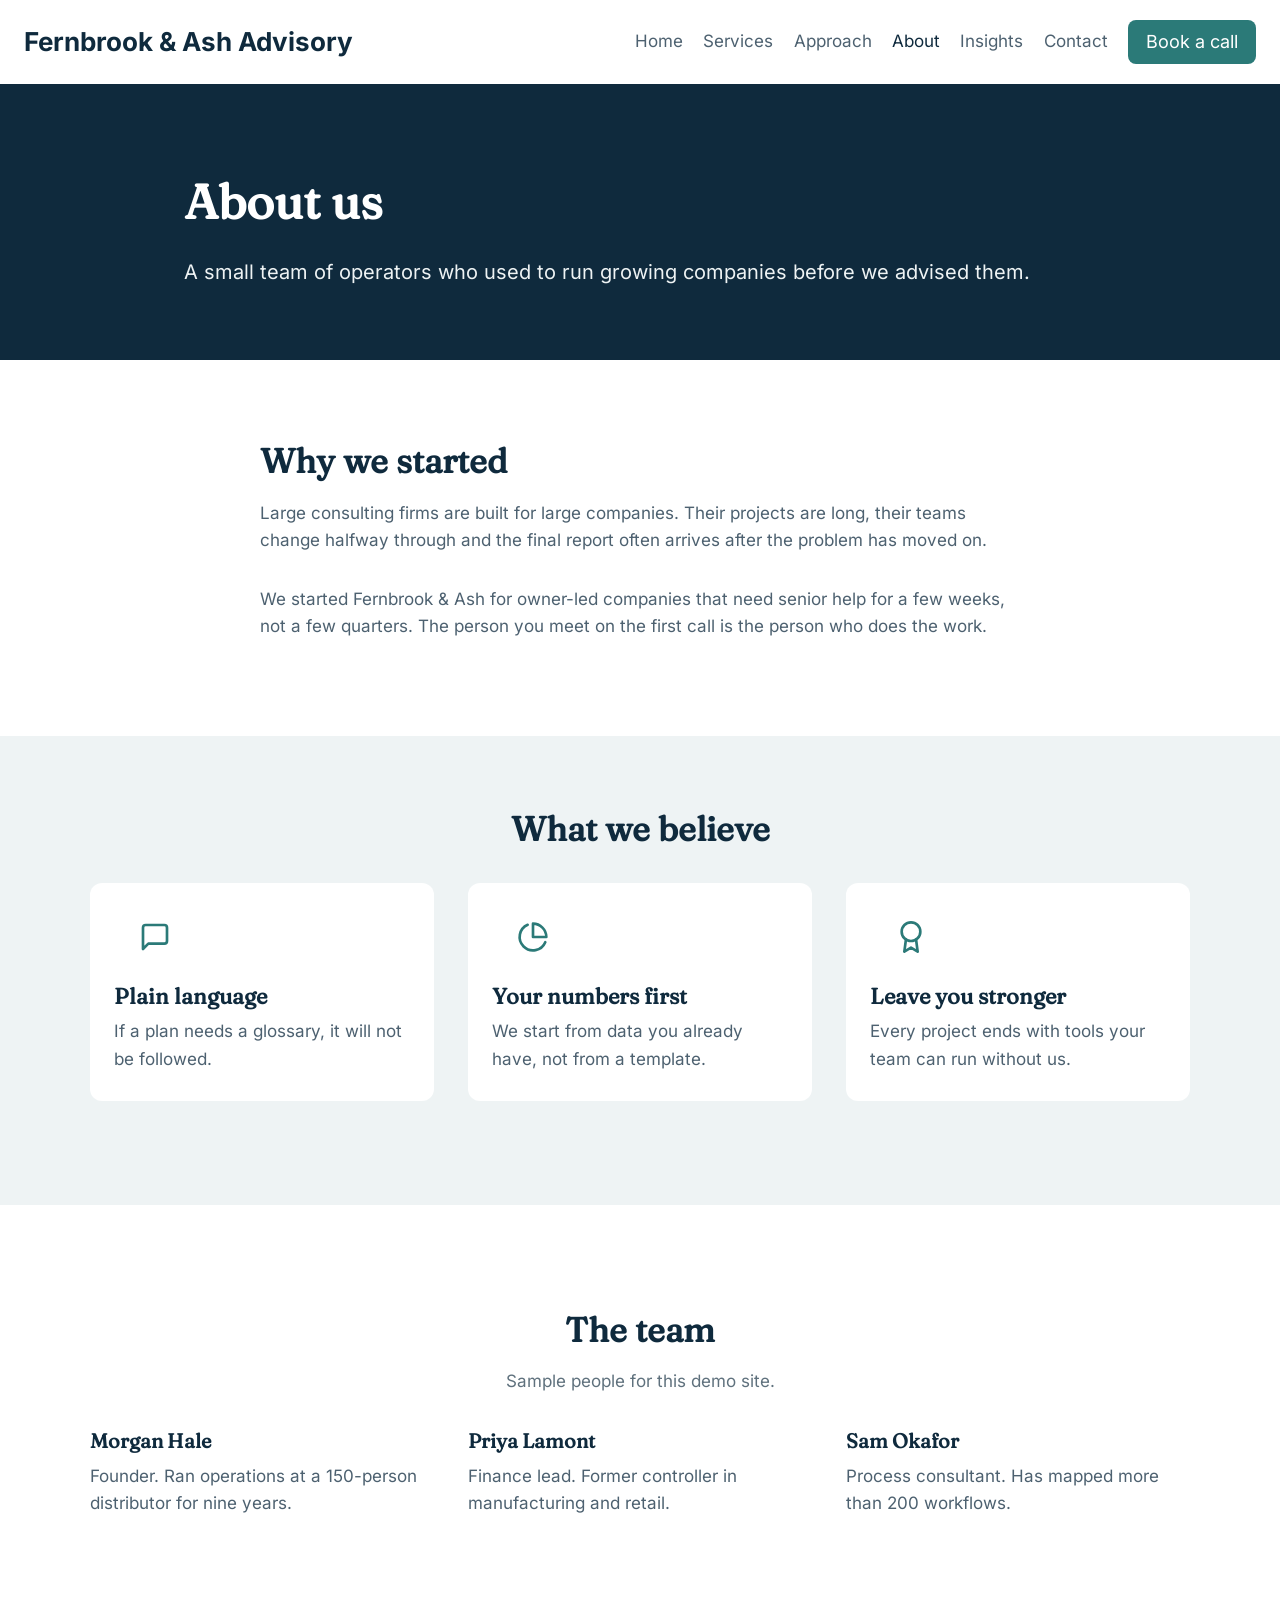
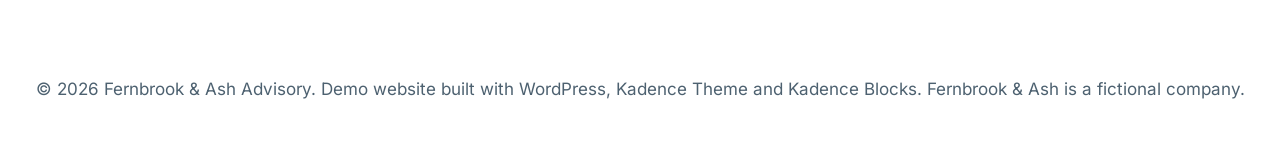
<file: about/index.html>
<!doctype html>
<html lang="en-US" class="no-js" itemtype="https://schema.org/WebPage" itemscope>
<head>
	<meta charset="UTF-8">
	<meta name="viewport" content="width=device-width, initial-scale=1, minimum-scale=1">
	<title>About &#8211; Fernbrook &amp; Ash Advisory</title>
<meta name='robots' content='max-image-preview:large' />
			<script>document.documentElement.classList.remove( 'no-js' );</script>
			<style id="wp-img-auto-sizes-contain-inline-css">
img:is([sizes=auto i],[sizes^="auto," i]){contain-intrinsic-size:3000px 1500px}
/*# sourceURL=wp-img-auto-sizes-contain-inline-css */
</style>
<style id="wp-block-library-inline-css">
:root{--wp-block-synced-color:#7a00df;--wp-block-synced-color--rgb:122,0,223;--wp-bound-block-color:var(--wp-block-synced-color);--wp-editor-canvas-background:#ddd;--wp-admin-theme-color:#007cba;--wp-admin-theme-color--rgb:0,124,186;--wp-admin-theme-color-darker-10:#006ba1;--wp-admin-theme-color-darker-10--rgb:0,107,160.5;--wp-admin-theme-color-darker-20:#005a87;--wp-admin-theme-color-darker-20--rgb:0,90,135;--wp-admin-border-width-focus:2px}@media (min-resolution:192dpi){:root{--wp-admin-border-width-focus:1.5px}}.wp-element-button{cursor:pointer}:root .has-very-light-gray-background-color{background-color:#eee}:root .has-very-dark-gray-background-color{background-color:#313131}:root .has-very-light-gray-color{color:#eee}:root .has-very-dark-gray-color{color:#313131}:root .has-vivid-green-cyan-to-vivid-cyan-blue-gradient-background{background:linear-gradient(135deg,#00d084,#0693e3)}:root .has-purple-crush-gradient-background{background:linear-gradient(135deg,#34e2e4,#4721fb 50%,#ab1dfe)}:root .has-hazy-dawn-gradient-background{background:linear-gradient(135deg,#faaca8,#dad0ec)}:root .has-subdued-olive-gradient-background{background:linear-gradient(135deg,#fafae1,#67a671)}:root .has-atomic-cream-gradient-background{background:linear-gradient(135deg,#fdd79a,#004a59)}:root .has-nightshade-gradient-background{background:linear-gradient(135deg,#330968,#31cdcf)}:root .has-midnight-gradient-background{background:linear-gradient(135deg,#020381,#2874fc)}:root{--wp--preset--font-size--normal:16px;--wp--preset--font-size--huge:42px}.has-regular-font-size{font-size:1em}.has-larger-font-size{font-size:2.625em}.has-normal-font-size{font-size:var(--wp--preset--font-size--normal)}.has-huge-font-size{font-size:var(--wp--preset--font-size--huge)}:root .has-text-align-center{text-align:center}:root .has-text-align-left{text-align:left}:root .has-text-align-right{text-align:right}.has-fit-text{white-space:nowrap!important}#end-resizable-editor-section{display:none}.aligncenter{clear:both}.items-justified-left{justify-content:flex-start}.items-justified-center{justify-content:center}.items-justified-right{justify-content:flex-end}.items-justified-space-between{justify-content:space-between}.screen-reader-text{word-wrap:normal!important;border:0;clip-path:inset(50%);height:1px;margin:-1px;overflow:hidden;padding:0;position:absolute;width:1px;word-break:normal!important}.screen-reader-text:focus{background-color:#ddd;clip-path:none;color:#444;display:block;font-size:1em;height:auto;left:5px;line-height:normal;padding:15px 23px 14px;text-decoration:none;top:5px;width:auto;z-index:100000}html :where(.has-border-color){border-style:solid}html :where([style^=border-color],[style*=";border-color"],[style*="; border-color"]){border-style:solid}html :where([style^=border-top-color],[style*=";border-top-color"],[style*="; border-top-color"]){border-top-style:solid}html :where([style^=border-right-color],[style*=";border-right-color"],[style*="; border-right-color"]){border-right-style:solid}html :where([style^=border-bottom-color],[style*=";border-bottom-color"],[style*="; border-bottom-color"]){border-bottom-style:solid}html :where([style^=border-left-color],[style*=";border-left-color"],[style*="; border-left-color"]){border-left-style:solid}html :where([style^=border-width],[style*=";border-width"],[style*="; border-width"]){border-style:solid}html :where([style^=border-top-width],[style*=";border-top-width"],[style*="; border-top-width"]){border-top-style:solid}html :where([style^=border-right-width],[style*=";border-right-width"],[style*="; border-right-width"]){border-right-style:solid}html :where([style^=border-bottom-width],[style*=";border-bottom-width"],[style*="; border-bottom-width"]){border-bottom-style:solid}html :where([style^=border-left-width],[style*=";border-left-width"],[style*="; border-left-width"]){border-left-style:solid}html :where(img[class*=wp-image-]){height:auto;max-width:100%}:where(figure){margin:0 0 1em}html :where(.is-position-sticky){--wp-admin--admin-bar--position-offset:var(--wp-admin--admin-bar--height,0px)}@media screen and (max-width:600px){html :where(.is-position-sticky){--wp-admin--admin-bar--position-offset:0px}}

/*# sourceURL=/wp-includes/css/dist/block-library/common.min.css */
</style>
<style id="wp-block-heading-inline-css">
h1:where(.wp-block-heading).has-background,h2:where(.wp-block-heading).has-background,h3:where(.wp-block-heading).has-background,h4:where(.wp-block-heading).has-background,h5:where(.wp-block-heading).has-background,h6:where(.wp-block-heading).has-background{padding:1.25em 2.375em}h1.has-text-align-left[style*=writing-mode]:where([style*=vertical-lr]),h1.has-text-align-right[style*=writing-mode]:where([style*=vertical-rl]),h2.has-text-align-left[style*=writing-mode]:where([style*=vertical-lr]),h2.has-text-align-right[style*=writing-mode]:where([style*=vertical-rl]),h3.has-text-align-left[style*=writing-mode]:where([style*=vertical-lr]),h3.has-text-align-right[style*=writing-mode]:where([style*=vertical-rl]),h4.has-text-align-left[style*=writing-mode]:where([style*=vertical-lr]),h4.has-text-align-right[style*=writing-mode]:where([style*=vertical-rl]),h5.has-text-align-left[style*=writing-mode]:where([style*=vertical-lr]),h5.has-text-align-right[style*=writing-mode]:where([style*=vertical-rl]),h6.has-text-align-left[style*=writing-mode]:where([style*=vertical-lr]),h6.has-text-align-right[style*=writing-mode]:where([style*=vertical-rl]){rotate:180deg}
/*# sourceURL=/wp-includes/blocks/heading/style.min.css */
</style>
<style id="wp-block-paragraph-inline-css">
.is-small-text{font-size:.875em}.is-regular-text{font-size:1em}.is-large-text{font-size:2.25em}.is-larger-text{font-size:3em}.has-drop-cap:not(:focus):first-letter{float:left;font-size:8.4em;font-style:normal;font-weight:100;line-height:.68;margin:.05em .1em 0 0;text-transform:uppercase}body.rtl .has-drop-cap:not(:focus):first-letter{float:none;margin-left:.1em}p.has-drop-cap.has-background{overflow:hidden}:root :where(p.has-background){padding:1.25em 2.375em}:where(p.has-text-color:not(.has-link-color)) a{color:inherit}p.has-text-align-left[style*="writing-mode:vertical-lr"],p.has-text-align-right[style*="writing-mode:vertical-rl"]{rotate:180deg}
/*# sourceURL=/wp-includes/blocks/paragraph/style.min.css */
</style>
<style id="wp-block-columns-inline-css">
.wp-block-columns{box-sizing:border-box;display:flex;flex-wrap:wrap!important}@media (min-width:782px){.wp-block-columns{flex-wrap:nowrap!important}}.wp-block-columns{align-items:normal!important}.wp-block-columns.are-vertically-aligned-top{align-items:flex-start}.wp-block-columns.are-vertically-aligned-center{align-items:center}.wp-block-columns.are-vertically-aligned-bottom{align-items:flex-end}@media (max-width:781px){.wp-block-columns:not(.is-not-stacked-on-mobile)>.wp-block-column{flex-basis:100%!important}}@media (min-width:782px){.wp-block-columns:not(.is-not-stacked-on-mobile)>.wp-block-column{flex-basis:0;flex-grow:1}.wp-block-columns:not(.is-not-stacked-on-mobile)>.wp-block-column[style*=flex-basis]{flex-grow:0}}.wp-block-columns.is-not-stacked-on-mobile{flex-wrap:nowrap!important}.wp-block-columns.is-not-stacked-on-mobile>.wp-block-column{flex-basis:0;flex-grow:1}.wp-block-columns.is-not-stacked-on-mobile>.wp-block-column[style*=flex-basis]{flex-grow:0}:where(.wp-block-columns){margin-bottom:1.75em}:where(.wp-block-columns.has-background){padding:1.25em 2.375em}.wp-block-column{flex-grow:1;min-width:0;overflow-wrap:break-word;word-break:break-word}.wp-block-column.is-vertically-aligned-top{align-self:flex-start}.wp-block-column.is-vertically-aligned-center{align-self:center}.wp-block-column.is-vertically-aligned-bottom{align-self:flex-end}.wp-block-column.is-vertically-aligned-stretch{align-self:stretch}.wp-block-column.is-vertically-aligned-bottom,.wp-block-column.is-vertically-aligned-center,.wp-block-column.is-vertically-aligned-top{width:100%}
/*# sourceURL=/wp-includes/blocks/columns/style.min.css */
</style>
<style id="wp-block-group-inline-css">
.wp-block-group{box-sizing:border-box}:where(.wp-block-group.wp-block-group-is-layout-constrained){position:relative}
/*# sourceURL=/wp-includes/blocks/group/style.min.css */
</style>

<style id="classic-theme-styles-inline-css">
/*! This file is auto-generated */
.wp-block-button__link{color:#fff;background-color:#32373c;border-radius:9999px;box-shadow:none;text-decoration:none;padding:calc(.667em + 2px) calc(1.333em + 2px);font-size:1.125em}.wp-block-file__button{background:#32373c;color:#fff;text-decoration:none}
/*# sourceURL=/wp-includes/css/classic-themes.min.css */
</style>

<style id="global-styles-inline-css">
:root{--wp--preset--aspect-ratio--square: 1;--wp--preset--aspect-ratio--4-3: 4/3;--wp--preset--aspect-ratio--3-4: 3/4;--wp--preset--aspect-ratio--3-2: 3/2;--wp--preset--aspect-ratio--2-3: 2/3;--wp--preset--aspect-ratio--16-9: 16/9;--wp--preset--aspect-ratio--9-16: 9/16;--wp--preset--color--black: #000000;--wp--preset--color--cyan-bluish-gray: #abb8c3;--wp--preset--color--white: #ffffff;--wp--preset--color--pale-pink: #f78da7;--wp--preset--color--vivid-red: #cf2e2e;--wp--preset--color--luminous-vivid-orange: #ff6900;--wp--preset--color--luminous-vivid-amber: #fcb900;--wp--preset--color--light-green-cyan: #7bdcb5;--wp--preset--color--vivid-green-cyan: #00d084;--wp--preset--color--pale-cyan-blue: #8ed1fc;--wp--preset--color--vivid-cyan-blue: #0693e3;--wp--preset--color--vivid-purple: #9b51e0;--wp--preset--color--theme-palette-1: var(--global-palette1);--wp--preset--color--theme-palette-2: var(--global-palette2);--wp--preset--color--theme-palette-3: var(--global-palette3);--wp--preset--color--theme-palette-4: var(--global-palette4);--wp--preset--color--theme-palette-5: var(--global-palette5);--wp--preset--color--theme-palette-6: var(--global-palette6);--wp--preset--color--theme-palette-7: var(--global-palette7);--wp--preset--color--theme-palette-8: var(--global-palette8);--wp--preset--color--theme-palette-9: var(--global-palette9);--wp--preset--color--theme-palette-10: var(--global-palette10);--wp--preset--color--theme-palette-11: var(--global-palette11);--wp--preset--color--theme-palette-12: var(--global-palette12);--wp--preset--color--theme-palette-13: var(--global-palette13);--wp--preset--color--theme-palette-14: var(--global-palette14);--wp--preset--color--theme-palette-15: var(--global-palette15);--wp--preset--color--palette-1: #2b7a78;--wp--preset--color--palette-2: #1d5f5d;--wp--preset--color--palette-3: #0f2a3d;--wp--preset--color--palette-4: #22384a;--wp--preset--color--palette-5: #4d6170;--wp--preset--color--palette-6: #5f717d;--wp--preset--color--palette-7: #eef3f4;--wp--preset--color--palette-8: #f7fafa;--wp--preset--color--palette-9: #ffffff;--wp--preset--color--palette-10: #a1676d;--wp--preset--color--palette-11: #13612e;--wp--preset--color--palette-12: #1159af;--wp--preset--color--palette-13: #b82105;--wp--preset--color--palette-14: #f7630c;--wp--preset--color--palette-15: #f5a524;--wp--preset--gradient--vivid-cyan-blue-to-vivid-purple: linear-gradient(135deg,rgb(6,147,227) 0%,rgb(155,81,224) 100%);--wp--preset--gradient--light-green-cyan-to-vivid-green-cyan: linear-gradient(135deg,rgb(122,220,180) 0%,rgb(0,208,130) 100%);--wp--preset--gradient--luminous-vivid-amber-to-luminous-vivid-orange: linear-gradient(135deg,rgb(252,185,0) 0%,rgb(255,105,0) 100%);--wp--preset--gradient--luminous-vivid-orange-to-vivid-red: linear-gradient(135deg,rgb(255,105,0) 0%,rgb(207,46,46) 100%);--wp--preset--gradient--very-light-gray-to-cyan-bluish-gray: linear-gradient(135deg,rgb(238,238,238) 0%,rgb(169,184,195) 100%);--wp--preset--gradient--cool-to-warm-spectrum: linear-gradient(135deg,rgb(74,234,220) 0%,rgb(151,120,209) 20%,rgb(207,42,186) 40%,rgb(238,44,130) 60%,rgb(251,105,98) 80%,rgb(254,248,76) 100%);--wp--preset--gradient--blush-light-purple: linear-gradient(135deg,rgb(255,206,236) 0%,rgb(152,150,240) 100%);--wp--preset--gradient--blush-bordeaux: linear-gradient(135deg,rgb(254,205,165) 0%,rgb(254,45,45) 50%,rgb(107,0,62) 100%);--wp--preset--gradient--luminous-dusk: linear-gradient(135deg,rgb(255,203,112) 0%,rgb(199,81,192) 50%,rgb(65,88,208) 100%);--wp--preset--gradient--pale-ocean: linear-gradient(135deg,rgb(255,245,203) 0%,rgb(182,227,212) 50%,rgb(51,167,181) 100%);--wp--preset--gradient--electric-grass: linear-gradient(135deg,rgb(202,248,128) 0%,rgb(113,206,126) 100%);--wp--preset--gradient--midnight: linear-gradient(135deg,rgb(2,3,129) 0%,rgb(40,116,252) 100%);--wp--preset--font-size--small: var(--global-font-size-small);--wp--preset--font-size--medium: var(--global-font-size-medium);--wp--preset--font-size--large: var(--global-font-size-large);--wp--preset--font-size--x-large: 42px;--wp--preset--font-size--larger: var(--global-font-size-larger);--wp--preset--font-size--xxlarge: var(--global-font-size-xxlarge);--wp--preset--spacing--20: 0.44rem;--wp--preset--spacing--30: 0.67rem;--wp--preset--spacing--40: 1rem;--wp--preset--spacing--50: 1.5rem;--wp--preset--spacing--60: 2.25rem;--wp--preset--spacing--70: 3.38rem;--wp--preset--spacing--80: 5.06rem;--wp--preset--shadow--natural: 6px 6px 9px rgba(0, 0, 0, 0.2);--wp--preset--shadow--deep: 12px 12px 50px rgba(0, 0, 0, 0.4);--wp--preset--shadow--sharp: 6px 6px 0px rgba(0, 0, 0, 0.2);--wp--preset--shadow--outlined: 6px 6px 0px -3px rgb(255, 255, 255), 6px 6px rgb(0, 0, 0);--wp--preset--shadow--crisp: 6px 6px 0px rgb(0, 0, 0);}.wp-block-button{--wp--preset--dimension--25: 25%;--wp--preset--dimension--50: 50%;--wp--preset--dimension--75: 75%;--wp--preset--dimension--100: 100%;}:root { --wp--style--global--content-size: var(--global-calc-content-width);--wp--style--global--wide-size: var(--global-calc-wide-content-width); }:where(body) { margin: 0; }:where(.is-layout-flex){gap: 0.5em;}:where(.is-layout-grid){gap: 0.5em;}body .is-layout-flex{display: flex;}.is-layout-flex{flex-wrap: wrap;align-items: center;}.is-layout-flex > :is(*, div){margin: 0;}body .is-layout-grid{display: grid;}.is-layout-grid > :is(*, div){margin: 0;}body{padding-top: 0px;padding-right: 0px;padding-bottom: 0px;padding-left: 0px;}:root :where(.wp-element-button, .wp-block-button__link){font-style: inherit;font-weight: inherit;letter-spacing: inherit;text-transform: inherit;}.has-black-color{color: var(--wp--preset--color--black) !important;}.has-cyan-bluish-gray-color{color: var(--wp--preset--color--cyan-bluish-gray) !important;}.has-white-color{color: var(--wp--preset--color--white) !important;}.has-pale-pink-color{color: var(--wp--preset--color--pale-pink) !important;}.has-vivid-red-color{color: var(--wp--preset--color--vivid-red) !important;}.has-luminous-vivid-orange-color{color: var(--wp--preset--color--luminous-vivid-orange) !important;}.has-luminous-vivid-amber-color{color: var(--wp--preset--color--luminous-vivid-amber) !important;}.has-light-green-cyan-color{color: var(--wp--preset--color--light-green-cyan) !important;}.has-vivid-green-cyan-color{color: var(--wp--preset--color--vivid-green-cyan) !important;}.has-pale-cyan-blue-color{color: var(--wp--preset--color--pale-cyan-blue) !important;}.has-vivid-cyan-blue-color{color: var(--wp--preset--color--vivid-cyan-blue) !important;}.has-vivid-purple-color{color: var(--wp--preset--color--vivid-purple) !important;}.has-theme-palette-1-color{color: var(--wp--preset--color--theme-palette-1) !important;}.has-theme-palette-2-color{color: var(--wp--preset--color--theme-palette-2) !important;}.has-theme-palette-3-color{color: var(--wp--preset--color--theme-palette-3) !important;}.has-theme-palette-4-color{color: var(--wp--preset--color--theme-palette-4) !important;}.has-theme-palette-5-color{color: var(--wp--preset--color--theme-palette-5) !important;}.has-theme-palette-6-color{color: var(--wp--preset--color--theme-palette-6) !important;}.has-theme-palette-7-color{color: var(--wp--preset--color--theme-palette-7) !important;}.has-theme-palette-8-color{color: var(--wp--preset--color--theme-palette-8) !important;}.has-theme-palette-9-color{color: var(--wp--preset--color--theme-palette-9) !important;}.has-theme-palette-10-color{color: var(--wp--preset--color--theme-palette-10) !important;}.has-theme-palette-11-color{color: var(--wp--preset--color--theme-palette-11) !important;}.has-theme-palette-12-color{color: var(--wp--preset--color--theme-palette-12) !important;}.has-theme-palette-13-color{color: var(--wp--preset--color--theme-palette-13) !important;}.has-theme-palette-14-color{color: var(--wp--preset--color--theme-palette-14) !important;}.has-theme-palette-15-color{color: var(--wp--preset--color--theme-palette-15) !important;}.has-palette-1-color{color: var(--wp--preset--color--palette-1) !important;}.has-palette-2-color{color: var(--wp--preset--color--palette-2) !important;}.has-palette-3-color{color: var(--wp--preset--color--palette-3) !important;}.has-palette-4-color{color: var(--wp--preset--color--palette-4) !important;}.has-palette-5-color{color: var(--wp--preset--color--palette-5) !important;}.has-palette-6-color{color: var(--wp--preset--color--palette-6) !important;}.has-palette-7-color{color: var(--wp--preset--color--palette-7) !important;}.has-palette-8-color{color: var(--wp--preset--color--palette-8) !important;}.has-palette-9-color{color: var(--wp--preset--color--palette-9) !important;}.has-palette-10-color{color: var(--wp--preset--color--palette-10) !important;}.has-palette-11-color{color: var(--wp--preset--color--palette-11) !important;}.has-palette-12-color{color: var(--wp--preset--color--palette-12) !important;}.has-palette-13-color{color: var(--wp--preset--color--palette-13) !important;}.has-palette-14-color{color: var(--wp--preset--color--palette-14) !important;}.has-palette-15-color{color: var(--wp--preset--color--palette-15) !important;}.has-black-background-color{background-color: var(--wp--preset--color--black) !important;}.has-cyan-bluish-gray-background-color{background-color: var(--wp--preset--color--cyan-bluish-gray) !important;}.has-white-background-color{background-color: var(--wp--preset--color--white) !important;}.has-pale-pink-background-color{background-color: var(--wp--preset--color--pale-pink) !important;}.has-vivid-red-background-color{background-color: var(--wp--preset--color--vivid-red) !important;}.has-luminous-vivid-orange-background-color{background-color: var(--wp--preset--color--luminous-vivid-orange) !important;}.has-luminous-vivid-amber-background-color{background-color: var(--wp--preset--color--luminous-vivid-amber) !important;}.has-light-green-cyan-background-color{background-color: var(--wp--preset--color--light-green-cyan) !important;}.has-vivid-green-cyan-background-color{background-color: var(--wp--preset--color--vivid-green-cyan) !important;}.has-pale-cyan-blue-background-color{background-color: var(--wp--preset--color--pale-cyan-blue) !important;}.has-vivid-cyan-blue-background-color{background-color: var(--wp--preset--color--vivid-cyan-blue) !important;}.has-vivid-purple-background-color{background-color: var(--wp--preset--color--vivid-purple) !important;}.has-theme-palette-1-background-color{background-color: var(--wp--preset--color--theme-palette-1) !important;}.has-theme-palette-2-background-color{background-color: var(--wp--preset--color--theme-palette-2) !important;}.has-theme-palette-3-background-color{background-color: var(--wp--preset--color--theme-palette-3) !important;}.has-theme-palette-4-background-color{background-color: var(--wp--preset--color--theme-palette-4) !important;}.has-theme-palette-5-background-color{background-color: var(--wp--preset--color--theme-palette-5) !important;}.has-theme-palette-6-background-color{background-color: var(--wp--preset--color--theme-palette-6) !important;}.has-theme-palette-7-background-color{background-color: var(--wp--preset--color--theme-palette-7) !important;}.has-theme-palette-8-background-color{background-color: var(--wp--preset--color--theme-palette-8) !important;}.has-theme-palette-9-background-color{background-color: var(--wp--preset--color--theme-palette-9) !important;}.has-theme-palette-10-background-color{background-color: var(--wp--preset--color--theme-palette-10) !important;}.has-theme-palette-11-background-color{background-color: var(--wp--preset--color--theme-palette-11) !important;}.has-theme-palette-12-background-color{background-color: var(--wp--preset--color--theme-palette-12) !important;}.has-theme-palette-13-background-color{background-color: var(--wp--preset--color--theme-palette-13) !important;}.has-theme-palette-14-background-color{background-color: var(--wp--preset--color--theme-palette-14) !important;}.has-theme-palette-15-background-color{background-color: var(--wp--preset--color--theme-palette-15) !important;}.has-palette-1-background-color{background-color: var(--wp--preset--color--palette-1) !important;}.has-palette-2-background-color{background-color: var(--wp--preset--color--palette-2) !important;}.has-palette-3-background-color{background-color: var(--wp--preset--color--palette-3) !important;}.has-palette-4-background-color{background-color: var(--wp--preset--color--palette-4) !important;}.has-palette-5-background-color{background-color: var(--wp--preset--color--palette-5) !important;}.has-palette-6-background-color{background-color: var(--wp--preset--color--palette-6) !important;}.has-palette-7-background-color{background-color: var(--wp--preset--color--palette-7) !important;}.has-palette-8-background-color{background-color: var(--wp--preset--color--palette-8) !important;}.has-palette-9-background-color{background-color: var(--wp--preset--color--palette-9) !important;}.has-palette-10-background-color{background-color: var(--wp--preset--color--palette-10) !important;}.has-palette-11-background-color{background-color: var(--wp--preset--color--palette-11) !important;}.has-palette-12-background-color{background-color: var(--wp--preset--color--palette-12) !important;}.has-palette-13-background-color{background-color: var(--wp--preset--color--palette-13) !important;}.has-palette-14-background-color{background-color: var(--wp--preset--color--palette-14) !important;}.has-palette-15-background-color{background-color: var(--wp--preset--color--palette-15) !important;}.has-black-border-color{border-color: var(--wp--preset--color--black) !important;}.has-cyan-bluish-gray-border-color{border-color: var(--wp--preset--color--cyan-bluish-gray) !important;}.has-white-border-color{border-color: var(--wp--preset--color--white) !important;}.has-pale-pink-border-color{border-color: var(--wp--preset--color--pale-pink) !important;}.has-vivid-red-border-color{border-color: var(--wp--preset--color--vivid-red) !important;}.has-luminous-vivid-orange-border-color{border-color: var(--wp--preset--color--luminous-vivid-orange) !important;}.has-luminous-vivid-amber-border-color{border-color: var(--wp--preset--color--luminous-vivid-amber) !important;}.has-light-green-cyan-border-color{border-color: var(--wp--preset--color--light-green-cyan) !important;}.has-vivid-green-cyan-border-color{border-color: var(--wp--preset--color--vivid-green-cyan) !important;}.has-pale-cyan-blue-border-color{border-color: var(--wp--preset--color--pale-cyan-blue) !important;}.has-vivid-cyan-blue-border-color{border-color: var(--wp--preset--color--vivid-cyan-blue) !important;}.has-vivid-purple-border-color{border-color: var(--wp--preset--color--vivid-purple) !important;}.has-theme-palette-1-border-color{border-color: var(--wp--preset--color--theme-palette-1) !important;}.has-theme-palette-2-border-color{border-color: var(--wp--preset--color--theme-palette-2) !important;}.has-theme-palette-3-border-color{border-color: var(--wp--preset--color--theme-palette-3) !important;}.has-theme-palette-4-border-color{border-color: var(--wp--preset--color--theme-palette-4) !important;}.has-theme-palette-5-border-color{border-color: var(--wp--preset--color--theme-palette-5) !important;}.has-theme-palette-6-border-color{border-color: var(--wp--preset--color--theme-palette-6) !important;}.has-theme-palette-7-border-color{border-color: var(--wp--preset--color--theme-palette-7) !important;}.has-theme-palette-8-border-color{border-color: var(--wp--preset--color--theme-palette-8) !important;}.has-theme-palette-9-border-color{border-color: var(--wp--preset--color--theme-palette-9) !important;}.has-theme-palette-10-border-color{border-color: var(--wp--preset--color--theme-palette-10) !important;}.has-theme-palette-11-border-color{border-color: var(--wp--preset--color--theme-palette-11) !important;}.has-theme-palette-12-border-color{border-color: var(--wp--preset--color--theme-palette-12) !important;}.has-theme-palette-13-border-color{border-color: var(--wp--preset--color--theme-palette-13) !important;}.has-theme-palette-14-border-color{border-color: var(--wp--preset--color--theme-palette-14) !important;}.has-theme-palette-15-border-color{border-color: var(--wp--preset--color--theme-palette-15) !important;}.has-palette-1-border-color{border-color: var(--wp--preset--color--palette-1) !important;}.has-palette-2-border-color{border-color: var(--wp--preset--color--palette-2) !important;}.has-palette-3-border-color{border-color: var(--wp--preset--color--palette-3) !important;}.has-palette-4-border-color{border-color: var(--wp--preset--color--palette-4) !important;}.has-palette-5-border-color{border-color: var(--wp--preset--color--palette-5) !important;}.has-palette-6-border-color{border-color: var(--wp--preset--color--palette-6) !important;}.has-palette-7-border-color{border-color: var(--wp--preset--color--palette-7) !important;}.has-palette-8-border-color{border-color: var(--wp--preset--color--palette-8) !important;}.has-palette-9-border-color{border-color: var(--wp--preset--color--palette-9) !important;}.has-palette-10-border-color{border-color: var(--wp--preset--color--palette-10) !important;}.has-palette-11-border-color{border-color: var(--wp--preset--color--palette-11) !important;}.has-palette-12-border-color{border-color: var(--wp--preset--color--palette-12) !important;}.has-palette-13-border-color{border-color: var(--wp--preset--color--palette-13) !important;}.has-palette-14-border-color{border-color: var(--wp--preset--color--palette-14) !important;}.has-palette-15-border-color{border-color: var(--wp--preset--color--palette-15) !important;}.has-vivid-cyan-blue-to-vivid-purple-gradient-background{background: var(--wp--preset--gradient--vivid-cyan-blue-to-vivid-purple) !important;}.has-light-green-cyan-to-vivid-green-cyan-gradient-background{background: var(--wp--preset--gradient--light-green-cyan-to-vivid-green-cyan) !important;}.has-luminous-vivid-amber-to-luminous-vivid-orange-gradient-background{background: var(--wp--preset--gradient--luminous-vivid-amber-to-luminous-vivid-orange) !important;}.has-luminous-vivid-orange-to-vivid-red-gradient-background{background: var(--wp--preset--gradient--luminous-vivid-orange-to-vivid-red) !important;}.has-very-light-gray-to-cyan-bluish-gray-gradient-background{background: var(--wp--preset--gradient--very-light-gray-to-cyan-bluish-gray) !important;}.has-cool-to-warm-spectrum-gradient-background{background: var(--wp--preset--gradient--cool-to-warm-spectrum) !important;}.has-blush-light-purple-gradient-background{background: var(--wp--preset--gradient--blush-light-purple) !important;}.has-blush-bordeaux-gradient-background{background: var(--wp--preset--gradient--blush-bordeaux) !important;}.has-luminous-dusk-gradient-background{background: var(--wp--preset--gradient--luminous-dusk) !important;}.has-pale-ocean-gradient-background{background: var(--wp--preset--gradient--pale-ocean) !important;}.has-electric-grass-gradient-background{background: var(--wp--preset--gradient--electric-grass) !important;}.has-midnight-gradient-background{background: var(--wp--preset--gradient--midnight) !important;}.has-small-font-size{font-size: var(--wp--preset--font-size--small) !important;}.has-medium-font-size{font-size: var(--wp--preset--font-size--medium) !important;}.has-large-font-size{font-size: var(--wp--preset--font-size--large) !important;}.has-x-large-font-size{font-size: var(--wp--preset--font-size--x-large) !important;}.has-larger-font-size{font-size: var(--wp--preset--font-size--larger) !important;}.has-xxlarge-font-size{font-size: var(--wp--preset--font-size--xxlarge) !important;}
:where(.wp-block-columns.is-layout-flex){gap: 2em;}:where(.wp-block-columns.is-layout-grid){gap: 2em;}
/*# sourceURL=global-styles-inline-css */
</style>

<link rel='stylesheet' id='kadence-global-css' href='../wp-content/themes/kadence/assets/css/global.min.css' media='all' />
<style id="kadence-global-inline-css">
/* Kadence Base CSS */
:root{--global-palette1:#2b7a78;--global-palette2:#1d5f5d;--global-palette3:#0f2a3d;--global-palette4:#22384a;--global-palette5:#4d6170;--global-palette6:#5f717d;--global-palette7:#eef3f4;--global-palette8:#f7fafa;--global-palette9:#ffffff;--global-palette10:oklch(from var(--global-palette1) calc(l + 0.10 * (1 - l)) calc(c * 1.00) calc(h + 180) / 100%);--global-palette11:#13612e;--global-palette12:#1159af;--global-palette13:#b82105;--global-palette14:#f7630c;--global-palette15:#f5a524;--global-palette9rgb:255, 255, 255;--global-palette-highlight:var(--global-palette1);--global-palette-highlight-alt:var(--global-palette2);--global-palette-highlight-alt2:var(--global-palette9);--global-palette-btn-bg:var(--global-palette1);--global-palette-btn-bg-hover:var(--global-palette2);--global-palette-btn:var(--global-palette9);--global-palette-btn-hover:var(--global-palette9);--global-palette-btn-sec-bg:var(--global-palette7);--global-palette-btn-sec-bg-hover:var(--global-palette2);--global-palette-btn-sec:var(--global-palette3);--global-palette-btn-sec-hover:var(--global-palette9);--global-body-font-family:Inter, var(--global-fallback-font);--global-heading-font-family:Fraunces, var(--global-fallback-font);--global-primary-nav-font-family:inherit;--global-fallback-font:sans-serif;--global-display-fallback-font:sans-serif;--global-content-width:1290px;--global-content-wide-width:calc(1290px + 230px);--global-content-narrow-width:842px;--global-content-edge-padding:1.5rem;--global-content-boxed-padding:2rem;--global-calc-content-width:calc(1290px - var(--global-content-edge-padding) - var(--global-content-edge-padding) );--wp--style--global--content-size:var(--global-calc-content-width);}.wp-site-blocks{--global-vw:calc( 100vw - ( 0.5 * var(--scrollbar-offset)));}body{background:var(--global-palette8);}body, input, select, optgroup, textarea{font-weight:400;font-size:17px;line-height:1.6;font-family:var(--global-body-font-family);color:var(--global-palette5);}.content-bg, body.content-style-unboxed .site{background:var(--global-palette9);}h1,h2,h3,h4,h5,h6{font-family:var(--global-heading-font-family);}h1{font-weight:600;font-size:44px;line-height:1.25;color:var(--global-palette3);}h2{font-weight:600;font-size:34px;line-height:1.25;color:var(--global-palette3);}h3{font-weight:600;font-size:24px;line-height:1.25;color:var(--global-palette3);}h4{font-weight:600;font-size:20px;line-height:1.25;color:var(--global-palette3);}h5{font-weight:700;font-size:20px;line-height:1.5;color:var(--global-palette4);}h6{font-weight:700;font-size:18px;line-height:1.5;color:var(--global-palette5);}.entry-hero .kadence-breadcrumbs{max-width:1290px;}.site-container, .site-header-row-layout-contained, .site-footer-row-layout-contained, .entry-hero-layout-contained, .comments-area, .alignfull > .wp-block-cover__inner-container, .alignwide > .wp-block-cover__inner-container{max-width:var(--global-content-width);}.content-width-narrow .content-container.site-container, .content-width-narrow .hero-container.site-container{max-width:var(--global-content-narrow-width);}@media all and (min-width: 1520px){.wp-site-blocks .content-container  .alignwide{margin-left:-115px;margin-right:-115px;width:unset;max-width:unset;}}@media all and (min-width: 1102px){.content-width-narrow .wp-site-blocks .content-container .alignwide{margin-left:-130px;margin-right:-130px;width:unset;max-width:unset;}}.content-style-boxed .wp-site-blocks .entry-content .alignwide{margin-left:calc( -1 * var( --global-content-boxed-padding ) );margin-right:calc( -1 * var( --global-content-boxed-padding ) );}.content-area{margin-top:5rem;margin-bottom:5rem;}@media all and (max-width: 1024px){.content-area{margin-top:3rem;margin-bottom:3rem;}}@media all and (max-width: 767px){.content-area{margin-top:2rem;margin-bottom:2rem;}}@media all and (max-width: 1024px){:root{--global-content-boxed-padding:2rem;}}@media all and (max-width: 767px){:root{--global-content-boxed-padding:1.5rem;}}.entry-content-wrap{padding:2rem;}@media all and (max-width: 1024px){.entry-content-wrap{padding:2rem;}}@media all and (max-width: 767px){.entry-content-wrap{padding:1.5rem;}}.entry.single-entry{box-shadow:0px 15px 15px -10px rgba(0,0,0,0.05);}.entry.loop-entry{box-shadow:0px 15px 15px -10px rgba(0,0,0,0.05);}.loop-entry .entry-content-wrap{padding:2rem;}@media all and (max-width: 1024px){.loop-entry .entry-content-wrap{padding:2rem;}}@media all and (max-width: 767px){.loop-entry .entry-content-wrap{padding:1.5rem;}}button, .button, .wp-block-button__link, input[type="button"], input[type="reset"], input[type="submit"], .fl-button, .elementor-button-wrapper .elementor-button, .wc-block-components-checkout-place-order-button, .wc-block-cart__submit{border-radius:8px;box-shadow:0px 0px 0px -7px rgba(0,0,0,0);}button:hover, button:focus, button:active, .button:hover, .button:focus, .button:active, .wp-block-button__link:hover, .wp-block-button__link:focus, .wp-block-button__link:active, input[type="button"]:hover, input[type="button"]:focus, input[type="button"]:active, input[type="reset"]:hover, input[type="reset"]:focus, input[type="reset"]:active, input[type="submit"]:hover, input[type="submit"]:focus, input[type="submit"]:active, .elementor-button-wrapper .elementor-button:hover, .elementor-button-wrapper .elementor-button:focus, .elementor-button-wrapper .elementor-button:active, .wc-block-cart__submit:hover{box-shadow:0px 15px 25px -7px rgba(0,0,0,0.1);}.kb-button.kb-btn-global-outline.kb-btn-global-inherit{padding-top:calc(px - 2px);padding-right:calc(px - 2px);padding-bottom:calc(px - 2px);padding-left:calc(px - 2px);}@media all and (min-width: 1025px){.transparent-header .entry-hero .entry-hero-container-inner{padding-top:84px;}}@media all and (max-width: 1024px){.mobile-transparent-header .entry-hero .entry-hero-container-inner{padding-top:84px;}}@media all and (max-width: 767px){.mobile-transparent-header .entry-hero .entry-hero-container-inner{padding-top:84px;}}.entry-hero.page-hero-section .entry-header{min-height:200px;}
/* Kadence Header CSS */
@media all and (max-width: 1024px){.mobile-transparent-header #masthead{position:absolute;left:0px;right:0px;z-index:100;}.kadence-scrollbar-fixer.mobile-transparent-header #masthead{right:var(--scrollbar-offset,0);}.mobile-transparent-header #masthead, .mobile-transparent-header .site-top-header-wrap .site-header-row-container-inner, .mobile-transparent-header .site-main-header-wrap .site-header-row-container-inner, .mobile-transparent-header .site-bottom-header-wrap .site-header-row-container-inner{background:transparent;}.site-header-row-tablet-layout-fullwidth, .site-header-row-tablet-layout-standard{padding:0px;}}@media all and (min-width: 1025px){.transparent-header #masthead{position:absolute;left:0px;right:0px;z-index:100;}.transparent-header.kadence-scrollbar-fixer #masthead{right:var(--scrollbar-offset,0);}.transparent-header #masthead, .transparent-header .site-top-header-wrap .site-header-row-container-inner, .transparent-header .site-main-header-wrap .site-header-row-container-inner, .transparent-header .site-bottom-header-wrap .site-header-row-container-inner{background:transparent;}}.site-branding{padding:0px 0px 0px 0px;}.site-branding .site-title{font-weight:700;font-size:26px;line-height:1.2;color:var(--global-palette3);}#masthead, #masthead .kadence-sticky-header.item-is-fixed:not(.item-at-start):not(.site-header-row-container):not(.site-main-header-wrap), #masthead .kadence-sticky-header.item-is-fixed:not(.item-at-start) > .site-header-row-container-inner{background:#ffffff;}.site-main-header-inner-wrap{min-height:84px;}.site-main-header-wrap.site-header-row-container.site-header-focus-item.site-header-row-layout-standard.kadence-sticky-header.item-is-fixed.item-is-stuck, .site-header-upper-inner-wrap.kadence-sticky-header.item-is-fixed.item-is-stuck, .site-header-inner-wrap.kadence-sticky-header.item-is-fixed.item-is-stuck, .site-top-header-wrap.site-header-row-container.site-header-focus-item.site-header-row-layout-standard.kadence-sticky-header.item-is-fixed.item-is-stuck, .site-bottom-header-wrap.site-header-row-container.site-header-focus-item.site-header-row-layout-standard.kadence-sticky-header.item-is-fixed.item-is-stuck{box-shadow:0px 0px 0px 0px rgba(0,0,0,0);}.header-navigation[class*="header-navigation-style-underline"] .header-menu-container.primary-menu-container>ul>li>a:after{width:calc( 100% - 1.2em);}.main-navigation .primary-menu-container > ul > li.menu-item > a{padding-left:calc(1.2em / 2);padding-right:calc(1.2em / 2);padding-top:0.6em;padding-bottom:0.6em;color:var(--global-palette5);}.main-navigation .primary-menu-container > ul > li.menu-item .dropdown-nav-special-toggle{right:calc(1.2em / 2);}.main-navigation .primary-menu-container > ul > li.menu-item > a:hover{color:var(--global-palette-highlight);}.main-navigation .primary-menu-container > ul > li.menu-item.current-menu-item > a{color:var(--global-palette3);}.header-navigation .header-menu-container ul ul.sub-menu, .header-navigation .header-menu-container ul ul.submenu{background:var(--global-palette3);box-shadow:0px 2px 13px 0px rgba(0,0,0,0.1);}.header-navigation .header-menu-container ul ul li.menu-item, .header-menu-container ul.menu > li.kadence-menu-mega-enabled > ul > li.menu-item > a{border-bottom:1px solid rgba(255,255,255,0.1);border-radius:0px 0px 0px 0px;}.header-navigation .header-menu-container ul ul li.menu-item > a{width:200px;padding-top:1em;padding-bottom:1em;color:var(--global-palette8);font-size:12px;}.header-navigation .header-menu-container ul ul li.menu-item > a:hover{color:var(--global-palette9);background:var(--global-palette4);border-radius:0px 0px 0px 0px;}.header-navigation .header-menu-container ul ul li.menu-item.current-menu-item > a{color:var(--global-palette9);background:var(--global-palette4);border-radius:0px 0px 0px 0px;}.mobile-toggle-open-container .menu-toggle-open, .mobile-toggle-open-container .menu-toggle-open:focus{color:var(--global-palette5);padding:0.4em 0.6em 0.4em 0.6em;font-size:14px;}.mobile-toggle-open-container .menu-toggle-open.menu-toggle-style-bordered{border:1px solid currentColor;}.mobile-toggle-open-container .menu-toggle-open .menu-toggle-icon{font-size:20px;}.mobile-toggle-open-container .menu-toggle-open:hover, .mobile-toggle-open-container .menu-toggle-open:focus-visible{color:var(--global-palette-highlight);}.mobile-navigation ul li{font-size:14px;}.mobile-navigation ul li a{padding-top:1em;padding-bottom:1em;}.mobile-navigation ul li > a, .mobile-navigation ul li.menu-item-has-children > .drawer-nav-drop-wrap{color:var(--global-palette8);}.mobile-navigation ul li.current-menu-item > a, .mobile-navigation ul li.current-menu-item.menu-item-has-children > .drawer-nav-drop-wrap{color:var(--global-palette-highlight);}.mobile-navigation ul li.menu-item-has-children .drawer-nav-drop-wrap, .mobile-navigation ul li:not(.menu-item-has-children) a{border-bottom:1px solid rgba(255,255,255,0.1);}.mobile-navigation:not(.drawer-navigation-parent-toggle-true) ul li.menu-item-has-children .drawer-nav-drop-wrap button{border-left:1px solid rgba(255,255,255,0.1);}#mobile-drawer .drawer-header .drawer-toggle{padding:0.6em 0.15em 0.6em 0.15em;font-size:24px;}#main-header .header-button{border-radius:8px 8px 8px 8px;box-shadow:0px 0px 0px -7px rgba(0,0,0,0);}#main-header .header-button:hover{box-shadow:0px 15px 25px -7px rgba(0,0,0,0.1);}
/* Kadence Footer CSS */
.site-bottom-footer-inner-wrap{padding-top:30px;padding-bottom:30px;grid-column-gap:30px;}.site-bottom-footer-inner-wrap .widget{margin-bottom:30px;}.site-bottom-footer-inner-wrap .site-footer-section:not(:last-child):after{right:calc(-30px / 2);}
/*# sourceURL=kadence-global-inline-css */
</style>
<link rel='stylesheet' id='kadence-header-css' href='../wp-content/themes/kadence/assets/css/header.min.css' media='all' />
<link rel='stylesheet' id='kadence-content-css' href='../wp-content/themes/kadence/assets/css/content.min.css' media='all' />
<link rel='stylesheet' id='kadence-footer-css' href='../wp-content/themes/kadence/assets/css/footer.min.css' media='all' />
<link rel='stylesheet' id='kadence-blocks-rowlayout-css' href='../wp-content/plugins/kadence-blocks/dist/style-blocks-rowlayout.css' media='all' />
<link rel='stylesheet' id='kadence-blocks-column-css' href='../wp-content/plugins/kadence-blocks/dist/style-blocks-column.css' media='all' />
<style id="kadence-blocks-advancedheading-inline-css">
	.wp-block-kadence-advancedheading mark{background:transparent;border-style:solid;border-width:0}
	.wp-block-kadence-advancedheading mark.kt-highlight{color:#f76a0c;}
	.kb-adv-heading-icon{display: inline-flex;justify-content: center;align-items: center;}
	.is-layout-constrained > .kb-advanced-heading-link {display: block;}.wp-block-kadence-advancedheading.has-background{padding: 0;}	.single-content .kadence-advanced-heading-wrapper h1,
	.single-content .kadence-advanced-heading-wrapper h2,
	.single-content .kadence-advanced-heading-wrapper h3,
	.single-content .kadence-advanced-heading-wrapper h4,
	.single-content .kadence-advanced-heading-wrapper h5,
	.single-content .kadence-advanced-heading-wrapper h6 {margin: 1.5em 0 .5em;}
	.single-content .kadence-advanced-heading-wrapper+* { margin-top:0;}.kb-screen-reader-text{position:absolute;width:1px;height:1px;padding:0;margin:-1px;overflow:hidden;clip:rect(0,0,0,0);}
/*# sourceURL=kadence-blocks-advancedheading-inline-css */
</style>
<link rel='stylesheet' id='kadence-blocks-infobox-css' href='../wp-content/plugins/kadence-blocks/dist/style-blocks-infobox.css' media='all' />
<style id="kadence-blocks-global-variables-inline-css">
:root {--global-kb-font-size-sm:clamp(0.8rem, 0.73rem + 0.217vw, 0.9rem);--global-kb-font-size-md:clamp(1.1rem, 0.995rem + 0.326vw, 1.25rem);--global-kb-font-size-lg:clamp(1.75rem, 1.576rem + 0.543vw, 2rem);--global-kb-font-size-xl:clamp(2.25rem, 1.728rem + 1.63vw, 3rem);--global-kb-font-size-xxl:clamp(2.5rem, 1.456rem + 3.26vw, 4rem);--global-kb-font-size-xxxl:clamp(2.75rem, 0.489rem + 7.065vw, 6rem);}
:root,:root:where(.kb-tokens){--kb-token--primitive--color--brand--primary:#2b7a78;--kb-token--primitive--color--brand--secondary:#1d5f5d;--kb-token--primitive--color--brand--accent:#ED8936;--kb-token--primitive--color--brand--button:#3633e1;--kb-token--primitive--color--brand--button-hover:#2f2ffc;--kb-token--primitive--color--neutral--0:#ffffff;--kb-token--primitive--color--neutral--50:#f7fafa;--kb-token--primitive--color--neutral--100:#eef3f4;--kb-token--primitive--color--neutral--200:#E2E8F0;--kb-token--primitive--color--neutral--300:#CBD5E0;--kb-token--primitive--color--neutral--500:#5f717d;--kb-token--primitive--color--neutral--600:#4d6170;--kb-token--primitive--color--neutral--700:#22384a;--kb-token--primitive--color--neutral--900:#0f2a3d;--kb-token--primitive--color--notice--success:#38A169;--kb-token--primitive--color--notice--warning:#DD6B20;--kb-token--primitive--color--notice--error:#E53E3E;--kb-token--primitive--color--notice--info:#3182CE;--kb-token--primitive--color--extended--complement:#a1676d;--kb-token--primitive--color--extended--success:#13612e;--kb-token--primitive--color--extended--info:#1159af;--kb-token--primitive--color--extended--alert:#b82105;--kb-token--primitive--color--extended--warning:#f7630c;--kb-token--primitive--color--extended--rating:#f5a524;--kb-token--primitive--color--transparent:transparent;--kb-token--primitive--dimension--spacing--xxs:0.5rem;--kb-token--primitive--dimension--spacing--xs:1rem;--kb-token--primitive--dimension--spacing--sm:1.5rem;--kb-token--primitive--dimension--spacing--md:2rem;--kb-token--primitive--dimension--spacing--lg:3rem;--kb-token--primitive--dimension--spacing--xl:4rem;--kb-token--primitive--dimension--spacing--xxl:5rem;--kb-token--primitive--dimension--spacing--3xl:6.5rem;--kb-token--primitive--dimension--spacing--4xl:8rem;--kb-token--primitive--dimension--spacing--5xl:10rem;--kb-token--primitive--dimension--gap--none:0rem;--kb-token--primitive--dimension--gap--xs:0.5rem;--kb-token--primitive--dimension--gap--sm:1rem;--kb-token--primitive--dimension--gap--md:2rem;--kb-token--primitive--dimension--gap--lg:4rem;--kb-token--primitive--dimension--font-size--sm:clamp(0.8rem, 0.73rem + 0.217vw, 0.9rem);--kb-token--primitive--dimension--font-size--md:clamp(1.1rem, 0.995rem + 0.326vw, 1.25rem);--kb-token--primitive--dimension--font-size--lg:clamp(1.75rem, 1.576rem + 0.543vw, 2rem);--kb-token--primitive--dimension--font-size--xl:clamp(2.25rem, 1.728rem + 1.63vw, 3rem);--kb-token--primitive--dimension--font-size--xxl:clamp(2.5rem, 1.456rem + 3.26vw, 4rem);--kb-token--primitive--dimension--font-size--xxxl:clamp(2.75rem, 0.489rem + 7.065vw, 6rem);--kb-token--primitive--dimension--radius--xs:0.125rem;--kb-token--primitive--dimension--radius--sm:0.25rem;--kb-token--primitive--dimension--radius--md:0.375rem;--kb-token--primitive--dimension--radius--lg:0.5rem;--kb-token--primitive--dimension--radius--xl:0.75rem;--kb-token--primitive--dimension--radius--2xl:1rem;--kb-token--primitive--dimension--radius--3xl:1.5rem;--kb-token--primitive--dimension--radius--full:9999px;--kb-token--primitive--dimension--border-width--sm:1px;--kb-token--primitive--dimension--border-width--md:2px;--kb-token--primitive--dimension--border-width--lg:4px;--kb-token--primitive--dimension--icon-size--sm:1rem;--kb-token--primitive--dimension--icon-size--md:1.5rem;--kb-token--primitive--dimension--icon-size--lg:2.25rem;--kb-token--primitive--fontSize--xs:0.64rem;--kb-token--primitive--fontSize--sm:0.8rem;--kb-token--primitive--fontSize--md:1rem;--kb-token--primitive--fontSize--lg:1.25rem;--kb-token--primitive--fontSize--xl:1.563rem;--kb-token--primitive--fontSize--2xl:1.953rem;--kb-token--primitive--fontSize--3xl:2.441rem;--kb-token--primitive--shadow--xs:0px 1px 2px 0px #1717171f;--kb-token--primitive--shadow--sm:0px 2px 4px 0px #1717171f;--kb-token--primitive--shadow--md:0px 2px 8px 0px #1717171f;--kb-token--semantic--color--text:var(--kb-token--primitive--color--neutral--900);--kb-token--semantic--color--text-muted:var(--kb-token--primitive--color--neutral--500);--kb-token--semantic--color--surface:var(--kb-token--primitive--color--neutral--0);--kb-token--semantic--color--surface-alt:var(--kb-token--primitive--color--neutral--50);--kb-token--semantic--color--border:var(--kb-token--primitive--color--neutral--200);--kb-token--semantic--color--border-hover:var(--kb-token--primitive--color--transparent);--kb-token--semantic--color--link:var(--kb-token--primitive--color--brand--primary);--kb-token--semantic--color--button-bg:var(--kb-token--primitive--color--brand--primary);--kb-token--semantic--color--button-text:var(--kb-token--primitive--color--neutral--0);--kb-token--semantic--color--button-bg-hover:var(--kb-token--primitive--color--brand--secondary);--kb-token--semantic--color--button-text-hover:var(--kb-token--primitive--color--neutral--0);--kb-token--semantic--color--button-border:var(--kb-token--primitive--color--transparent);--kb-token--semantic--color--icon:currentColor;--kb-token--semantic--color--icon-hover:var(--kb-token--primitive--color--brand--primary);--kb-token--semantic--color--rowlayout-bg:var(--kb-token--primitive--color--transparent);--kb-token--semantic--color--column-bg:var(--kb-token--primitive--color--transparent);--kb-token--semantic--color--column-bg-hover:var(--kb-token--primitive--color--transparent);--kb-token--semantic--color--image-bg:var(--kb-token--primitive--color--transparent);--kb-token--semantic--color--heading-bg:var(--kb-token--primitive--color--transparent);--kb-token--semantic--spacing--inline:var(--kb-token--primitive--dimension--spacing--md);--kb-token--semantic--spacing--block:var(--kb-token--primitive--dimension--spacing--lg);--kb-token--semantic--spacing--section:var(--kb-token--primitive--dimension--spacing--xl);--kb-token--semantic--spacing--media-padding:0;--kb-token--semantic--spacing--heading-padding:0;--kb-token--semantic--radius--control:3px;--kb-token--semantic--radius--media:0;--kb-token--semantic--radius--rowlayout:0;--kb-token--semantic--radius--column:0;--kb-token--semantic--radius--column-hover:0;--kb-token--semantic--radius--heading:0;--kb-token--semantic--border-width--default:var(--kb-token--primitive--dimension--border-width--sm);--kb-token--semantic--border-width--default-hover:0;--kb-token--semantic--border-width--media:0;--kb-token--semantic--border-width--button:0;--kb-token--semantic--border-style--default:none;--kb-token--semantic--border-style--default-hover:solid;--kb-token--semantic--border-style--button:solid;--kb-token--semantic--icon-size--default:var(--kb-token--primitive--dimension--icon-size--md);--kb-token--semantic--icon-size--icon:50px;--kb-token--semantic--font-size--control:1.125rem;--kb-token--semantic--font-size--heading:2rem;--kb-token--semantic--font-weight--control:normal;--kb-token--semantic--font-weight--heading:400;--kb-token--semantic--line-height--control:normal;--kb-token--semantic--line-height--heading:1.125;--kb-token--semantic--font-style--control:normal;--kb-token--semantic--text-transform--control:none;--kb-token--semantic--text-transform--heading:none;--kb-token--semantic--letter-spacing--control:0;--kb-token--semantic--letter-spacing--heading:0;--kb-token--semantic--shadow--card:0px 2px 8px 0px var(--kb-token--primitive--color--neutral--900);--kb-token--semantic--shadow--media:0px 0px 0px 0px var(--kb-token--primitive--color--transparent);--kb-token--semantic--shadow--button:0px 0px 0px 0px var(--kb-token--primitive--color--transparent);--kb-token--semantic--shadow--button-hover:0px 0px 0px 0px var(--kb-token--primitive--color--transparent);--global-kb-spacing-xxs:var(--kb-token--primitive--dimension--spacing--xxs,0.5rem);--global-kb-spacing-xs:var(--kb-token--primitive--dimension--spacing--xs,1rem);--global-kb-spacing-sm:var(--kb-token--primitive--dimension--spacing--sm,1.5rem);--global-kb-spacing-md:var(--kb-token--primitive--dimension--spacing--md,2rem);--global-kb-spacing-lg:var(--kb-token--primitive--dimension--spacing--lg,3rem);--global-kb-spacing-xl:var(--kb-token--primitive--dimension--spacing--xl,4rem);--global-kb-spacing-xxl:var(--kb-token--primitive--dimension--spacing--xxl,5rem);--global-kb-spacing-3xl:var(--kb-token--primitive--dimension--spacing--3xl,6.5rem);--global-kb-spacing-4xl:var(--kb-token--primitive--dimension--spacing--4xl,8rem);--global-kb-spacing-5xl:var(--kb-token--primitive--dimension--spacing--5xl,10rem);--global-kb-gap-none:var(--kb-token--primitive--dimension--gap--none,0rem);--global-kb-gap-xs:var(--kb-token--primitive--dimension--gap--xs,0.5rem);--global-kb-gap-sm:var(--kb-token--primitive--dimension--gap--sm,1rem);--global-kb-gap-md:var(--kb-token--primitive--dimension--gap--md,2rem);--global-kb-gap-lg:var(--kb-token--primitive--dimension--gap--lg,4rem);--global-kb-font-size-sm:var(--kb-token--primitive--dimension--font-size--sm,clamp(0.8rem, 0.73rem + 0.217vw, 0.9rem));--global-kb-font-size-md:var(--kb-token--primitive--dimension--font-size--md,clamp(1.1rem, 0.995rem + 0.326vw, 1.25rem));--global-kb-font-size-lg:var(--kb-token--primitive--dimension--font-size--lg,clamp(1.75rem, 1.576rem + 0.543vw, 2rem));--global-kb-font-size-xl:var(--kb-token--primitive--dimension--font-size--xl,clamp(2.25rem, 1.728rem + 1.63vw, 3rem));--global-kb-font-size-xxl:var(--kb-token--primitive--dimension--font-size--xxl,clamp(2.5rem, 1.456rem + 3.26vw, 4rem));--global-kb-font-size-xxxl:var(--kb-token--primitive--dimension--font-size--xxxl,clamp(2.75rem, 0.489rem + 7.065vw, 6rem));}
:root,:root:where(.kb-tokens){--kb-token--preset--kadence-singlebtn--default--button-bg:var(--kb-token--semantic--color--button-bg);--kb-token--preset--kadence-singlebtn--default--button-text:var(--kb-token--semantic--color--button-text);--kb-token--preset--kadence-singlebtn--default--button-bg-hover:var(--kb-token--semantic--color--button-bg-hover);--kb-token--preset--kadence-singlebtn--default--button-text-hover:var(--kb-token--semantic--color--button-text-hover);--kb-token--preset--kadence-singlebtn--default--button-radius:var(--kb-token--semantic--radius--control);--kb-token--preset--kadence-singlebtn--default--button-border-width:var(--kb-token--semantic--border-width--button);--kb-token--preset--kadence-singlebtn--default--button-border-style:var(--kb-token--semantic--border-style--button);--kb-token--preset--kadence-singlebtn--default--button-border-color:var(--kb-token--semantic--color--button-border);--kb-token--preset--kadence-singlebtn--default--button-padding--top:0.4em;--kb-token--preset--kadence-singlebtn--default--button-padding--right:1em;--kb-token--preset--kadence-singlebtn--default--button-padding--bottom:0.4em;--kb-token--preset--kadence-singlebtn--default--button-padding--left:1em;--kb-token--preset--kadence-singlebtn--default--button-padding:var(--kb-token--preset--kadence-singlebtn--default--button-padding--top) var(--kb-token--preset--kadence-singlebtn--default--button-padding--right) var(--kb-token--preset--kadence-singlebtn--default--button-padding--bottom) var(--kb-token--preset--kadence-singlebtn--default--button-padding--left);--kb-token--preset--kadence-singlebtn--default--button-margin--top:0;--kb-token--preset--kadence-singlebtn--default--button-margin--right:0;--kb-token--preset--kadence-singlebtn--default--button-margin--bottom:0;--kb-token--preset--kadence-singlebtn--default--button-margin--left:0;--kb-token--preset--kadence-singlebtn--default--button-margin:var(--kb-token--preset--kadence-singlebtn--default--button-margin--top) var(--kb-token--preset--kadence-singlebtn--default--button-margin--right) var(--kb-token--preset--kadence-singlebtn--default--button-margin--bottom) var(--kb-token--preset--kadence-singlebtn--default--button-margin--left);--kb-token--preset--kadence-image--default--background:var(--kb-token--semantic--color--image-bg);--kb-token--preset--kadence-image--default--border:var(--kb-token--semantic--color--border);--kb-token--preset--kadence-image--default--borderWidth:var(--kb-token--semantic--border-width--media);--kb-token--preset--kadence-image--default--borderRadius:var(--kb-token--semantic--radius--media);--kb-token--preset--kadence-image--default--shadow:var(--kb-token--semantic--shadow--media);--kb-token--preset--kadence-image--default--padding:var(--kb-token--semantic--spacing--media-padding);--kb-token--preset--kadence-rowlayout--default--background:var(--kb-token--semantic--color--rowlayout-bg);--kb-token--preset--kadence-rowlayout--default--borderRadius:var(--kb-token--semantic--radius--rowlayout);--kb-token--preset--kadence-column--default--background:var(--kb-token--semantic--color--column-bg);--kb-token--preset--kadence-column--default--borderRadius:var(--kb-token--semantic--radius--column);--kb-token--preset--kadence-single-icon--default--color:var(--kb-token--semantic--color--icon);--kb-token--preset--kadence-single-icon--default--size:var(--kb-token--semantic--icon-size--icon);--kb-token--preset--kadence-advancedheading--default--background:var(--kb-token--semantic--color--heading-bg);--kb-token--preset--kadence-advancedheading--default--padding:var(--kb-token--semantic--spacing--heading-padding);--kb-token--preset--kadence-advancedheading--default--borderColor:var(--kb-token--semantic--color--border);--kb-token--preset--kadence-advancedheading--default--borderWidth:var(--kb-token--semantic--border-width--default);--kb-token--preset--kadence-advancedheading--default--borderRadius:var(--kb-token--semantic--radius--heading);--kb-token--preset--kadence-advancedheading--default--borderStyle:var(--kb-token--semantic--border-style--default);}.wp-block-kadence-singlebtn.kb-preset--default{--kb-btn-radius:var(--kb-token--preset--kadence-singlebtn--default--button-radius);--kb-btn-border-width:var(--kb-token--preset--kadence-singlebtn--default--button-border-width);--kb-btn-border-style:var(--kb-token--preset--kadence-singlebtn--default--button-border-style);--kb-btn-border-color:var(--kb-token--preset--kadence-singlebtn--default--button-border-color);--kb-btn-padding:var(--kb-token--preset--kadence-singlebtn--default--button-padding);--kb-btn-margin:var(--kb-token--preset--kadence-singlebtn--default--button-margin);}.wp-block-kadence-singlebtn.kb-preset--outline{--global-palette-btn-bg:unset;--global-palette-btn:unset;--global-palette-btn-bg-hover:unset;--global-palette-btn-hover:unset;--kb-btn-radius:unset;--kb-btn-padding:unset;--kb-btn-margin:unset;--kb-btn-border-width:unset;--kb-btn-border-style:unset;--kb-btn-border-color:unset;--kb-btn-shadow:unset;--kb-btn-shadow-hover:unset;}.wp-block-kadence-singlebtn.kb-preset--theme-base{--global-palette-btn-bg:unset;--global-palette-btn:unset;--global-palette-btn-bg-hover:unset;--global-palette-btn-hover:unset;--kb-btn-radius:unset;--kb-btn-padding:unset;--kb-btn-margin:unset;--kb-btn-border-width:unset;--kb-btn-border-style:unset;--kb-btn-border-color:unset;--kb-btn-shadow:unset;--kb-btn-shadow-hover:unset;}.wp-block-kadence-singlebtn.kb-preset--theme-secondary{--global-palette-btn-bg:unset;--global-palette-btn:unset;--global-palette-btn-bg-hover:unset;--global-palette-btn-hover:unset;--kb-btn-radius:unset;--kb-btn-padding:unset;--kb-btn-margin:unset;--kb-btn-border-width:unset;--kb-btn-border-style:unset;--kb-btn-border-color:unset;--kb-btn-shadow:unset;--kb-btn-shadow-hover:unset;}.wp-block-kadence-image.kb-preset--default{--kb-img-bg:var(--kb-token--preset--kadence-image--default--background);--kb-img-border-color:var(--kb-token--preset--kadence-image--default--border);--kb-img-border-width:var(--kb-token--preset--kadence-image--default--borderWidth);--kb-img-radius:var(--kb-token--preset--kadence-image--default--borderRadius);--kb-img-shadow:var(--kb-token--preset--kadence-image--default--shadow);--kb-img-padding:var(--kb-token--preset--kadence-image--default--padding);}.wp-block-kadence-rowlayout.kb-preset--default{--kb-row-bg:var(--kb-token--preset--kadence-rowlayout--default--background);--kb-row-radius:var(--kb-token--preset--kadence-rowlayout--default--borderRadius);}.wp-block-kadence-column.kb-preset--default{--kb-col-bg:var(--kb-token--preset--kadence-column--default--background);--kb-col-radius:var(--kb-token--preset--kadence-column--default--borderRadius);}.wp-block-kadence-single-icon.kb-preset--default{--kb-icon-color:var(--kb-token--preset--kadence-single-icon--default--color);--kb-icon-size:var(--kb-token--preset--kadence-single-icon--default--size);}.wp-block-kadence-advancedheading.kb-preset--default{--kb-heading-bg:var(--kb-token--preset--kadence-advancedheading--default--background);--kb-heading-padding:var(--kb-token--preset--kadence-advancedheading--default--padding);--kb-heading-border-color:var(--kb-token--preset--kadence-advancedheading--default--borderColor);--kb-heading-border-width:var(--kb-token--preset--kadence-advancedheading--default--borderWidth);--kb-heading-radius:var(--kb-token--preset--kadence-advancedheading--default--borderRadius);--kb-heading-border-style:var(--kb-token--preset--kadence-advancedheading--default--borderStyle);}.wp-block-kadence-singlebtn{--kb-btn-radius:var(--kb-token--preset--kadence-singlebtn--default--button-radius);--kb-btn-border-width:var(--kb-token--preset--kadence-singlebtn--default--button-border-width);--kb-btn-border-style:var(--kb-token--preset--kadence-singlebtn--default--button-border-style);--kb-btn-border-color:var(--kb-token--preset--kadence-singlebtn--default--button-border-color);--kb-btn-padding:var(--kb-token--preset--kadence-singlebtn--default--button-padding);--kb-btn-margin:var(--kb-token--preset--kadence-singlebtn--default--button-margin);}.wp-block-kadence-image{--kb-img-bg:var(--kb-token--preset--kadence-image--default--background);--kb-img-border-color:var(--kb-token--preset--kadence-image--default--border);--kb-img-border-width:var(--kb-token--preset--kadence-image--default--borderWidth);--kb-img-radius:var(--kb-token--preset--kadence-image--default--borderRadius);--kb-img-shadow:var(--kb-token--preset--kadence-image--default--shadow);--kb-img-padding:var(--kb-token--preset--kadence-image--default--padding);}.wp-block-kadence-rowlayout{--kb-row-bg:var(--kb-token--preset--kadence-rowlayout--default--background);--kb-row-radius:var(--kb-token--preset--kadence-rowlayout--default--borderRadius);}.wp-block-kadence-column{--kb-col-bg:var(--kb-token--preset--kadence-column--default--background);--kb-col-radius:var(--kb-token--preset--kadence-column--default--borderRadius);}.wp-block-kadence-single-icon{--kb-icon-color:var(--kb-token--preset--kadence-single-icon--default--color);--kb-icon-size:var(--kb-token--preset--kadence-single-icon--default--size);}.wp-block-kadence-advancedheading{--kb-heading-bg:var(--kb-token--preset--kadence-advancedheading--default--background);--kb-heading-padding:var(--kb-token--preset--kadence-advancedheading--default--padding);--kb-heading-border-color:var(--kb-token--preset--kadence-advancedheading--default--borderColor);--kb-heading-border-width:var(--kb-token--preset--kadence-advancedheading--default--borderWidth);--kb-heading-radius:var(--kb-token--preset--kadence-advancedheading--default--borderRadius);--kb-heading-border-style:var(--kb-token--preset--kadence-advancedheading--default--borderStyle);}
[data-kb-palette]{--kb-token--preset--kadence-singlebtn--default--button-bg:var(--kb-token--semantic--color--button-bg);--kb-token--preset--kadence-singlebtn--default--button-text:var(--kb-token--semantic--color--button-text);--kb-token--preset--kadence-singlebtn--default--button-bg-hover:var(--kb-token--semantic--color--button-bg-hover);--kb-token--preset--kadence-singlebtn--default--button-text-hover:var(--kb-token--semantic--color--button-text-hover);--kb-token--preset--kadence-singlebtn--default--button-radius:var(--kb-token--semantic--radius--control);--kb-token--preset--kadence-singlebtn--default--button-border-width:var(--kb-token--semantic--border-width--button);--kb-token--preset--kadence-singlebtn--default--button-border-style:var(--kb-token--semantic--border-style--button);--kb-token--preset--kadence-singlebtn--default--button-border-color:var(--kb-token--semantic--color--button-border);--kb-token--preset--kadence-singlebtn--default--button-padding--top:0.4em;--kb-token--preset--kadence-singlebtn--default--button-padding--right:1em;--kb-token--preset--kadence-singlebtn--default--button-padding--bottom:0.4em;--kb-token--preset--kadence-singlebtn--default--button-padding--left:1em;--kb-token--preset--kadence-singlebtn--default--button-padding:var(--kb-token--preset--kadence-singlebtn--default--button-padding--top) var(--kb-token--preset--kadence-singlebtn--default--button-padding--right) var(--kb-token--preset--kadence-singlebtn--default--button-padding--bottom) var(--kb-token--preset--kadence-singlebtn--default--button-padding--left);--kb-token--preset--kadence-singlebtn--default--button-margin--top:0;--kb-token--preset--kadence-singlebtn--default--button-margin--right:0;--kb-token--preset--kadence-singlebtn--default--button-margin--bottom:0;--kb-token--preset--kadence-singlebtn--default--button-margin--left:0;--kb-token--preset--kadence-singlebtn--default--button-margin:var(--kb-token--preset--kadence-singlebtn--default--button-margin--top) var(--kb-token--preset--kadence-singlebtn--default--button-margin--right) var(--kb-token--preset--kadence-singlebtn--default--button-margin--bottom) var(--kb-token--preset--kadence-singlebtn--default--button-margin--left);--kb-token--preset--kadence-image--default--background:var(--kb-token--semantic--color--image-bg);--kb-token--preset--kadence-image--default--border:var(--kb-token--semantic--color--border);--kb-token--preset--kadence-image--default--borderWidth:var(--kb-token--semantic--border-width--media);--kb-token--preset--kadence-image--default--borderRadius:var(--kb-token--semantic--radius--media);--kb-token--preset--kadence-image--default--shadow:var(--kb-token--semantic--shadow--media);--kb-token--preset--kadence-image--default--padding:var(--kb-token--semantic--spacing--media-padding);--kb-token--preset--kadence-rowlayout--default--background:var(--kb-token--semantic--color--rowlayout-bg);--kb-token--preset--kadence-rowlayout--default--borderRadius:var(--kb-token--semantic--radius--rowlayout);--kb-token--preset--kadence-column--default--background:var(--kb-token--semantic--color--column-bg);--kb-token--preset--kadence-column--default--borderRadius:var(--kb-token--semantic--radius--column);--kb-token--preset--kadence-single-icon--default--color:var(--kb-token--semantic--color--icon);--kb-token--preset--kadence-single-icon--default--size:var(--kb-token--semantic--icon-size--icon);--kb-token--preset--kadence-advancedheading--default--background:var(--kb-token--semantic--color--heading-bg);--kb-token--preset--kadence-advancedheading--default--padding:var(--kb-token--semantic--spacing--heading-padding);--kb-token--preset--kadence-advancedheading--default--borderColor:var(--kb-token--semantic--color--border);--kb-token--preset--kadence-advancedheading--default--borderWidth:var(--kb-token--semantic--border-width--default);--kb-token--preset--kadence-advancedheading--default--borderRadius:var(--kb-token--semantic--radius--heading);--kb-token--preset--kadence-advancedheading--default--borderStyle:var(--kb-token--semantic--border-style--default);}:root [class*="kadence-"].has-palette-1-color{color:var(--global-palette1) !important;}:root [class*="kadence-"].has-palette-1-background-color{background-color:var(--global-palette1) !important;}:root [class*="kadence-"].has-theme-palette-1-color{color:var(--global-palette1) !important;}:root [class*="kadence-"].has-theme-palette-1-background-color{background-color:var(--global-palette1) !important;}:root [class*="kadence-"].has-palette-2-color{color:var(--global-palette2) !important;}:root [class*="kadence-"].has-palette-2-background-color{background-color:var(--global-palette2) !important;}:root [class*="kadence-"].has-theme-palette-2-color{color:var(--global-palette2) !important;}:root [class*="kadence-"].has-theme-palette-2-background-color{background-color:var(--global-palette2) !important;}:root [class*="kadence-"].has-palette-3-color{color:var(--global-palette3) !important;}:root [class*="kadence-"].has-palette-3-background-color{background-color:var(--global-palette3) !important;}:root [class*="kadence-"].has-theme-palette-3-color{color:var(--global-palette3) !important;}:root [class*="kadence-"].has-theme-palette-3-background-color{background-color:var(--global-palette3) !important;}:root [class*="kadence-"].has-palette-4-color{color:var(--global-palette4) !important;}:root [class*="kadence-"].has-palette-4-background-color{background-color:var(--global-palette4) !important;}:root [class*="kadence-"].has-theme-palette-4-color{color:var(--global-palette4) !important;}:root [class*="kadence-"].has-theme-palette-4-background-color{background-color:var(--global-palette4) !important;}:root [class*="kadence-"].has-palette-5-color{color:var(--global-palette5) !important;}:root [class*="kadence-"].has-palette-5-background-color{background-color:var(--global-palette5) !important;}:root [class*="kadence-"].has-theme-palette-5-color{color:var(--global-palette5) !important;}:root [class*="kadence-"].has-theme-palette-5-background-color{background-color:var(--global-palette5) !important;}:root [class*="kadence-"].has-palette-6-color{color:var(--global-palette6) !important;}:root [class*="kadence-"].has-palette-6-background-color{background-color:var(--global-palette6) !important;}:root [class*="kadence-"].has-theme-palette-6-color{color:var(--global-palette6) !important;}:root [class*="kadence-"].has-theme-palette-6-background-color{background-color:var(--global-palette6) !important;}:root [class*="kadence-"].has-palette-7-color{color:var(--global-palette7) !important;}:root [class*="kadence-"].has-palette-7-background-color{background-color:var(--global-palette7) !important;}:root [class*="kadence-"].has-theme-palette-7-color{color:var(--global-palette7) !important;}:root [class*="kadence-"].has-theme-palette-7-background-color{background-color:var(--global-palette7) !important;}:root [class*="kadence-"].has-palette-8-color{color:var(--global-palette8) !important;}:root [class*="kadence-"].has-palette-8-background-color{background-color:var(--global-palette8) !important;}:root [class*="kadence-"].has-theme-palette-8-color{color:var(--global-palette8) !important;}:root [class*="kadence-"].has-theme-palette-8-background-color{background-color:var(--global-palette8) !important;}:root [class*="kadence-"].has-palette-9-color{color:var(--global-palette9) !important;}:root [class*="kadence-"].has-palette-9-background-color{background-color:var(--global-palette9) !important;}:root [class*="kadence-"].has-theme-palette-9-color{color:var(--global-palette9) !important;}:root [class*="kadence-"].has-theme-palette-9-background-color{background-color:var(--global-palette9) !important;}:root [class*="kadence-"].has-palette-10-color{color:var(--global-palette10) !important;}:root [class*="kadence-"].has-palette-10-background-color{background-color:var(--global-palette10) !important;}:root [class*="kadence-"].has-theme-palette-10-color{color:var(--global-palette10) !important;}:root [class*="kadence-"].has-theme-palette-10-background-color{background-color:var(--global-palette10) !important;}:root [class*="kadence-"].has-palette-11-color{color:var(--global-palette11) !important;}:root [class*="kadence-"].has-palette-11-background-color{background-color:var(--global-palette11) !important;}:root [class*="kadence-"].has-theme-palette-11-color{color:var(--global-palette11) !important;}:root [class*="kadence-"].has-theme-palette-11-background-color{background-color:var(--global-palette11) !important;}:root [class*="kadence-"].has-palette-12-color{color:var(--global-palette12) !important;}:root [class*="kadence-"].has-palette-12-background-color{background-color:var(--global-palette12) !important;}:root [class*="kadence-"].has-theme-palette-12-color{color:var(--global-palette12) !important;}:root [class*="kadence-"].has-theme-palette-12-background-color{background-color:var(--global-palette12) !important;}:root [class*="kadence-"].has-palette-13-color{color:var(--global-palette13) !important;}:root [class*="kadence-"].has-palette-13-background-color{background-color:var(--global-palette13) !important;}:root [class*="kadence-"].has-theme-palette-13-color{color:var(--global-palette13) !important;}:root [class*="kadence-"].has-theme-palette-13-background-color{background-color:var(--global-palette13) !important;}:root [class*="kadence-"].has-palette-14-color{color:var(--global-palette14) !important;}:root [class*="kadence-"].has-palette-14-background-color{background-color:var(--global-palette14) !important;}:root [class*="kadence-"].has-theme-palette-14-color{color:var(--global-palette14) !important;}:root [class*="kadence-"].has-theme-palette-14-background-color{background-color:var(--global-palette14) !important;}:root [class*="kadence-"].has-palette-15-color{color:var(--global-palette15) !important;}:root [class*="kadence-"].has-palette-15-background-color{background-color:var(--global-palette15) !important;}:root [class*="kadence-"].has-theme-palette-15-color{color:var(--global-palette15) !important;}:root [class*="kadence-"].has-theme-palette-15-background-color{background-color:var(--global-palette15) !important;}
.wp-block-kadence-image img{background-color:var(--kb-img-bg,var(--kb-token--semantic--color--image-bg,transparent));border-color:var(--kb-img-border-color,var(--kb-token--semantic--color--border,#E2E8F0));border-width:var(--kb-img-border-width,var(--kb-token--semantic--border-width--media,0));border-radius:var(--kb-img-radius,var(--kb-token--semantic--radius--media,0));box-shadow:var(--kb-img-shadow,var(--kb-token--semantic--shadow--media,0px 0px 0px 0px transparent));}.wp-block-kadence-image *.kb-img{padding:var(--kb-img-padding,var(--kb-token--semantic--spacing--media-padding,0));}.wp-block-kadence-rowlayout{background-color:var(--kb-row-bg,var(--kb-token--semantic--color--rowlayout-bg,transparent));border-radius:var(--kb-row-radius,var(--kb-token--semantic--radius--rowlayout,0));}.wp-block-kadence-column> .kt-inside-inner-col{background-color:var(--kb-col-bg,var(--kb-token--semantic--color--column-bg,transparent));border-radius:var(--kb-col-radius,var(--kb-token--semantic--radius--column,0));}.wp-block-kadence-single-icon *.kb-svg-icon-wrap{color:var(--kb-icon-color,var(--kb-token--semantic--color--icon,currentColor));font-size:var(--kb-icon-size,var(--kb-token--semantic--icon-size--icon,50px));}.wp-block-kadence-advancedheading{background-color:var(--kb-heading-bg,var(--kb-token--semantic--color--heading-bg,transparent));padding:var(--kb-heading-padding,var(--kb-token--semantic--spacing--heading-padding,0));border-color:var(--kb-heading-border-color,var(--kb-token--semantic--color--border,#E2E8F0));border-width:var(--kb-heading-border-width,var(--kb-token--semantic--border-width--default,1px));border-radius:var(--kb-heading-radius,var(--kb-token--semantic--radius--heading,0));border-style:var(--kb-heading-border-style,var(--kb-token--semantic--border-style--default,none));}
/*# sourceURL=kadence-blocks-global-variables-inline-css */
</style>
<style id="kadence_blocks_css-inline-css">
.kb-row-layout-id52_0824e4-02 > .kt-row-column-wrap{max-width:960px;margin-left:auto;margin-right:auto;padding-top:88px;padding-bottom:72px;grid-template-columns:minmax(0, 1fr);}.kb-row-layout-id52_0824e4-02{background-color:var(--global-palette3, #1A202C);}.kb-row-layout-id52_0824e4-02 ,.kb-row-layout-id52_0824e4-02 h1,.kb-row-layout-id52_0824e4-02 h2,.kb-row-layout-id52_0824e4-02 h3,.kb-row-layout-id52_0824e4-02 h4,.kb-row-layout-id52_0824e4-02 h5,.kb-row-layout-id52_0824e4-02 h6{color:var(--global-palette9, #ffffff);}@media all and (max-width: 767px){.kb-row-layout-id52_0824e4-02 > .kt-row-column-wrap{grid-template-columns:minmax(0, 1fr);}}.kadence-columnabt_hero_c > .kt-inside-inner-col{column-gap:var(--global-kb-gap-sm, 1rem);}.kadence-columnabt_hero_c > .kt-inside-inner-col{flex-direction:column;}.kadence-columnabt_hero_c > .kt-inside-inner-col > .aligncenter{width:100%;}@media all and (max-width: 1024px){.kadence-columnabt_hero_c > .kt-inside-inner-col{flex-direction:column;justify-content:center;}}@media all and (max-width: 767px){.kadence-columnabt_hero_c > .kt-inside-inner-col{flex-direction:column;justify-content:center;}}.wp-block-kadence-advancedheading.kt-adv-headingabt_hero_h, .wp-block-kadence-advancedheading.kt-adv-headingabt_hero_h[data-kb-block="kb-adv-headingabt_hero_h"]{font-size:48px;color:var(--global-palette9, #ffffff);}.wp-block-kadence-advancedheading.kt-adv-headingabt_hero_h mark.kt-highlight, .wp-block-kadence-advancedheading.kt-adv-headingabt_hero_h[data-kb-block="kb-adv-headingabt_hero_h"] mark.kt-highlight{-webkit-box-decoration-break:clone;box-decoration-break:clone;}.wp-block-kadence-advancedheading.kt-adv-headingabt_hero_h img.kb-inline-image, .wp-block-kadence-advancedheading.kt-adv-headingabt_hero_h[data-kb-block="kb-adv-headingabt_hero_h"] img.kb-inline-image{width:150px;display:inline-block;}@media all and (max-width: 1024px){.wp-block-kadence-advancedheading.kt-adv-headingabt_hero_h, .wp-block-kadence-advancedheading.kt-adv-headingabt_hero_h[data-kb-block="kb-adv-headingabt_hero_h"]{font-size:40px;}}@media all and (max-width: 767px){.wp-block-kadence-advancedheading.kt-adv-headingabt_hero_h, .wp-block-kadence-advancedheading.kt-adv-headingabt_hero_h[data-kb-block="kb-adv-headingabt_hero_h"]{font-size:32px;}}.wp-block-kadence-column.kb-section-dir-horizontal > .kt-inside-inner-col > .kt-info-box52_0d183e-8c .kt-blocks-info-box-link-wrap{max-width:unset;}.kt-info-box52_0d183e-8c .kt-blocks-info-box-link-wrap{border-top-left-radius:12px;border-top-right-radius:12px;border-bottom-right-radius:12px;border-bottom-left-radius:12px;background:var(--global-palette9, #ffffff);padding-top:28px;padding-right:24px;padding-bottom:28px;padding-left:24px;}.kt-info-box52_0d183e-8c .kadence-info-box-icon-container .kt-info-svg-icon, .kt-info-box52_0d183e-8c .kt-info-svg-icon-flip, .kt-info-box52_0d183e-8c .kt-blocks-info-box-number{font-size:32px;}.kt-info-box52_0d183e-8c .kt-blocks-info-box-media{color:var(--global-palette1, #3182CE);}.kt-info-box52_0d183e-8c .kt-infobox-textcontent h3.kt-blocks-info-box-title{font-size:22px;padding-top:0px;padding-right:0px;padding-bottom:0px;padding-left:0px;margin-top:12px;margin-right:0px;margin-bottom:8px;margin-left:0px;}.wp-block-kadence-column.kb-section-dir-horizontal > .kt-inside-inner-col > .kt-info-box52_fe047b-bc .kt-blocks-info-box-link-wrap{max-width:unset;}.kt-info-box52_fe047b-bc .kt-blocks-info-box-link-wrap{border-top-left-radius:12px;border-top-right-radius:12px;border-bottom-right-radius:12px;border-bottom-left-radius:12px;background:var(--global-palette9, #ffffff);padding-top:28px;padding-right:24px;padding-bottom:28px;padding-left:24px;}.kt-info-box52_fe047b-bc .kadence-info-box-icon-container .kt-info-svg-icon, .kt-info-box52_fe047b-bc .kt-info-svg-icon-flip, .kt-info-box52_fe047b-bc .kt-blocks-info-box-number{font-size:32px;}.kt-info-box52_fe047b-bc .kt-blocks-info-box-media{color:var(--global-palette1, #3182CE);}.kt-info-box52_fe047b-bc .kt-infobox-textcontent h3.kt-blocks-info-box-title{font-size:22px;padding-top:0px;padding-right:0px;padding-bottom:0px;padding-left:0px;margin-top:12px;margin-right:0px;margin-bottom:8px;margin-left:0px;}.wp-block-kadence-column.kb-section-dir-horizontal > .kt-inside-inner-col > .kt-info-box52_5b5e95-0f .kt-blocks-info-box-link-wrap{max-width:unset;}.kt-info-box52_5b5e95-0f .kt-blocks-info-box-link-wrap{border-top-left-radius:12px;border-top-right-radius:12px;border-bottom-right-radius:12px;border-bottom-left-radius:12px;background:var(--global-palette9, #ffffff);padding-top:28px;padding-right:24px;padding-bottom:28px;padding-left:24px;}.kt-info-box52_5b5e95-0f .kadence-info-box-icon-container .kt-info-svg-icon, .kt-info-box52_5b5e95-0f .kt-info-svg-icon-flip, .kt-info-box52_5b5e95-0f .kt-blocks-info-box-number{font-size:32px;}.kt-info-box52_5b5e95-0f .kt-blocks-info-box-media{color:var(--global-palette1, #3182CE);}.kt-info-box52_5b5e95-0f .kt-infobox-textcontent h3.kt-blocks-info-box-title{font-size:22px;padding-top:0px;padding-right:0px;padding-bottom:0px;padding-left:0px;margin-top:12px;margin-right:0px;margin-bottom:8px;margin-left:0px;}
/*# sourceURL=kadence_blocks_css-inline-css */
</style>
<style id="kadence_blocks_palette_css">:root .has-palette1-color{color:#2b7a78}:root .has-palette1-background-color{background-color:#2b7a78}:root .has-palette2-color{color:#1d5f5d}:root .has-palette2-background-color{background-color:#1d5f5d}:root .has-palette3-color{color:#0f2a3d}:root .has-palette3-background-color{background-color:#0f2a3d}:root .has-palette4-color{color:#22384a}:root .has-palette4-background-color{background-color:#22384a}:root .has-palette5-color{color:#4d6170}:root .has-palette5-background-color{background-color:#4d6170}:root .has-palette6-color{color:#5f717d}:root .has-palette6-background-color{background-color:#5f717d}:root .has-palette7-color{color:#eef3f4}:root .has-palette7-background-color{background-color:#eef3f4}:root .has-palette8-color{color:#f7fafa}:root .has-palette8-background-color{background-color:#f7fafa}:root .has-palette9-color{color:#ffffff}:root .has-palette9-background-color{background-color:#ffffff}:root .has-palette10-color{color:#a1676d}:root .has-palette10-background-color{background-color:#a1676d}:root .has-palette11-color{color:#13612e}:root .has-palette11-background-color{background-color:#13612e}:root .has-palette12-color{color:#1159af}:root .has-palette12-background-color{background-color:#1159af}:root .has-palette13-color{color:#b82105}:root .has-palette13-background-color{background-color:#b82105}:root .has-palette14-color{color:#f7630c}:root .has-palette14-background-color{background-color:#f7630c}:root .has-palette15-color{color:#f5a524}:root .has-palette15-background-color{background-color:#f5a524}</style><meta name="generator" content="WordPress 7.1.5" />
<link rel="canonical" href="index.html" />
<style>.kb-form .required,.kadence-blocks-form-field .required{color:#b42318}</style>
<link rel="icon" href="data:image/svg+xml,%3Csvg%20xmlns%3D%22http%3A%2F%2Fwww.w3.org%2F2000%2Fsvg%22%20viewBox%3D%220%200%2064%2064%22%3E%3Crect%20width%3D%2264%22%20height%3D%2264%22%20rx%3D%2214%22%20fill%3D%22%232b7a78%22%2F%3E%3Ctext%20x%3D%2232%22%20y%3D%2241%22%20font-family%3D%22Georgia%2Cserif%22%20font-size%3D%2224%22%20font-weight%3D%22700%22%20fill%3D%22%23fff%22%20text-anchor%3D%22middle%22%3EF%26amp%3BA%3C%2Ftext%3E%3C%2Fsvg%3E">
<link rel="preload" href="../wp-content/fonts/fraunces/6NUh8FyLNQOQZAnv9bYEvDiIdE9Ea92uemAk_WBq8U_9v0c2Wa0K7iN7hzFUPJH58nib1603gg7S2nfgRYIctxuTCf7T.woff2" as="font" type="font/woff2" crossorigin><link rel="preload" href="../wp-content/fonts/inter/UcC73FwrK3iLTeHuS_nVMrMxCp50SjIa1ZL7.woff2" as="font" type="font/woff2" crossorigin><link rel='stylesheet' id='kadence-fonts-gfonts-css' href='../wp-content/fonts/c733e27672ff7e006c04c30c68212b3f.css' media='all' />
<style id="core-block-supports-inline-css">
.wp-container-core-group-is-layout-f56efc43 > :where(:not(.alignleft):not(.alignright):not(.alignfull)){max-width:760px;margin-left:auto !important;margin-right:auto !important;}.wp-container-core-group-is-layout-f56efc43 > .alignwide{max-width:760px;}.wp-container-core-group-is-layout-f56efc43 .alignfull{max-width:none;}.wp-container-core-group-is-layout-f56efc43 > .alignfull{margin-right:calc(24px * -1);margin-left:calc(24px * -1);}.wp-container-core-columns-is-layout-343059db{flex-wrap:nowrap;}.wp-container-core-group-is-layout-613f9c2f > :where(:not(.alignleft):not(.alignright):not(.alignfull)){max-width:1100px;margin-left:auto !important;margin-right:auto !important;}.wp-container-core-group-is-layout-613f9c2f > .alignwide{max-width:1100px;}.wp-container-core-group-is-layout-613f9c2f .alignfull{max-width:none;}.wp-container-core-group-is-layout-613f9c2f > .alignfull{margin-right:calc(24px * -1);margin-left:calc(24px * -1);}.wp-container-core-group-is-layout-15556738 > :where(:not(.alignleft):not(.alignright):not(.alignfull)){max-width:1100px;margin-left:auto !important;margin-right:auto !important;}.wp-container-core-group-is-layout-15556738 > .alignwide{max-width:1100px;}.wp-container-core-group-is-layout-15556738 .alignfull{max-width:none;}.wp-container-core-group-is-layout-15556738 > .alignfull{margin-right:calc(24px * -1);margin-left:calc(24px * -1);}
/*# sourceURL=core-block-supports-inline-css */
</style>

</head>

<body class="wp-singular page-template-default page page-id-52 wp-embed-responsive wp-theme-kadence footer-on-bottom hide-focus-outline link-style-standard content-title-style-hide content-width-fullwidth content-style-unboxed content-vertical-padding-hide non-transparent-header mobile-non-transparent-header">
<div id="wrapper" class="site wp-site-blocks">
			<a class="skip-link screen-reader-text scroll-ignore" href="index.html#main">Skip to content</a>
		<header id="masthead" class="site-header" role="banner" itemtype="https://schema.org/WPHeader" itemscope>
	<div id="main-header" class="site-header-wrap">
		<div class="site-header-inner-wrap"
				>
			<div class="site-header-upper-wrap">
				<div class="site-header-upper-inner-wrap"
								>
					<div class="site-main-header-wrap site-header-row-container site-header-focus-item site-header-row-layout-standard kadence-sticky-header" data-section="kadence_customizer_header_main"
 data-shrink="false" data-reveal-scroll-up="false">
	<div class="site-header-row-container-inner">
				<div class="site-container">
			<div class="site-main-header-inner-wrap site-header-row site-header-row-has-sides site-header-row-no-center">
									<div class="site-header-main-section-left site-header-section site-header-section-left">
						<div class="site-header-item site-header-focus-item" data-section="title_tagline">
	<div class="site-branding branding-layout-standard"><a class="brand" href="../index.html" rel="home"><div class="site-title-wrap"><p class="site-title">Fernbrook &amp; Ash Advisory</p></div></a></div></div><!-- data-section="title_tagline" -->
					</div>
																	<div class="site-header-main-section-right site-header-section site-header-section-right">
						<div class="site-header-item site-header-focus-item site-header-item-main-navigation header-navigation-layout-stretch-false header-navigation-layout-fill-stretch-false" data-section="kadence_customizer_primary_navigation">
		<nav id="site-navigation" class="main-navigation header-navigation hover-to-open nav--toggle-sub header-navigation-style-standard header-navigation-dropdown-animation-none" role="navigation" aria-label="Primary">
			<div class="primary-menu-container header-menu-container">
	<ul id="primary-menu" class="menu"><li id="menu-item-61" class="menu-item menu-item-type-post_type menu-item-object-page menu-item-home menu-item-61"><a href="../index.html">Home</a></li>
<li id="menu-item-62" class="menu-item menu-item-type-post_type menu-item-object-page menu-item-62"><a href="../services/index.html">Services</a></li>
<li id="menu-item-63" class="menu-item menu-item-type-post_type menu-item-object-page menu-item-63"><a href="../approach/index.html">Approach</a></li>
<li id="menu-item-64" class="menu-item menu-item-type-post_type menu-item-object-page current-menu-item page_item page-item-52 current_page_item menu-item-64"><a href="index.html" aria-current="page">About</a></li>
<li id="menu-item-65" class="menu-item menu-item-type-post_type menu-item-object-page menu-item-65"><a href="../insights/index.html">Insights</a></li>
<li id="menu-item-66" class="menu-item menu-item-type-post_type menu-item-object-page menu-item-66"><a href="../contact/index.html">Contact</a></li>
</ul>		</div>
	</nav><!-- #site-navigation -->
	</div><!-- data-section="primary_navigation" -->
<div class="site-header-item site-header-focus-item" data-section="kadence_customizer_header_button">
	<div class="header-button-wrap"><div class="header-button-inner-wrap"><a href="../contact/index.html" target="_self" class="button header-button button-size-medium button-style-filled">Book a call</a></div></div></div><!-- data-section="header_button" -->
					</div>
							</div>
		</div>
	</div>
</div>
				</div>
			</div>
					</div>
	</div>
	
<div id="mobile-header" class="site-mobile-header-wrap">
	<div class="site-header-inner-wrap"
		>
		<div class="site-header-upper-wrap">
			<div class="site-header-upper-inner-wrap"
						>
			<div class="site-main-header-wrap site-header-focus-item site-header-row-layout-standard site-header-row-tablet-layout-default site-header-row-mobile-layout-default "
	>
	<div class="site-header-row-container-inner">
		<div class="site-container">
			<div class="site-main-header-inner-wrap site-header-row site-header-row-has-sides site-header-row-no-center">
									<div class="site-header-main-section-left site-header-section site-header-section-left">
						<div class="site-header-item site-header-focus-item" data-section="title_tagline">
	<div class="site-branding mobile-site-branding branding-layout-standard branding-tablet-layout-inherit branding-mobile-layout-inherit"><a class="brand" href="../index.html" rel="home"><div class="site-title-wrap"><div class="site-title">Fernbrook &amp; Ash Advisory</div></div></a></div></div><!-- data-section="title_tagline" -->
					</div>
																	<div class="site-header-main-section-right site-header-section site-header-section-right">
						<div class="site-header-item site-header-focus-item site-header-item-navgation-popup-toggle" data-section="kadence_customizer_mobile_trigger">
		<div class="mobile-toggle-open-container">
						<button id="mobile-toggle" class="menu-toggle-open drawer-toggle menu-toggle-style-default" aria-label="Open menu" data-toggle-target="#mobile-drawer" data-toggle-body-class="showing-popup-drawer-from-right" aria-expanded="false" data-set-focus=".menu-toggle-close"
					>
						<span class="menu-toggle-icon"><span class="kadence-svg-iconset"><svg aria-hidden="true" class="kadence-svg-icon kadence-menu-svg" fill="currentColor" version="1.1" xmlns="http://www.w3.org/2000/svg" width="24" height="24" viewBox="0 0 24 24"><title>Toggle Menu</title><path d="M3 13h18c0.552 0 1-0.448 1-1s-0.448-1-1-1h-18c-0.552 0-1 0.448-1 1s0.448 1 1 1zM3 7h18c0.552 0 1-0.448 1-1s-0.448-1-1-1h-18c-0.552 0-1 0.448-1 1s0.448 1 1 1zM3 19h18c0.552 0 1-0.448 1-1s-0.448-1-1-1h-18c-0.552 0-1 0.448-1 1s0.448 1 1 1z"></path>
				</svg></span></span>
		</button>
	</div>
	</div><!-- data-section="mobile_trigger" -->
					</div>
							</div>
		</div>
	</div>
</div>
			</div>
		</div>
			</div>
</div>
</header><!-- #masthead -->

	<main id="inner-wrap" class="wrap kt-clear" role="main">
		<div id="primary" class="content-area">
	<div class="content-container site-container">
		<div id="main" class="site-main">
						<div class="content-wrap">
				<article id="post-52" class="entry content-bg single-entry post-52 page type-page status-publish hentry">
	<div class="entry-content-wrap">
		
<div class="entry-content single-content">
	<div class="kb-row-layout-wrap kb-row-layout-id52_0824e4-02 alignfull kt-row-has-bg wp-block-kadence-rowlayout"><div class="kt-row-column-wrap kt-has-1-columns kt-row-layout-equal kt-tab-layout-inherit kt-mobile-layout-row kt-row-valign-top">

<div class="wp-block-kadence-column kadence-columnabt_hero_c"><div class="kt-inside-inner-col">
<h1 class="kt-adv-headingabt_hero_h wp-block-kadence-advancedheading" data-kb-block="kb-adv-headingabt_hero_h">About us</h1>



<p class="has-theme-palette-7-color has-text-color wp-block-paragraph" style="font-size:20px">A small team of operators who used to run growing companies before we advised them.</p>
</div></div>

</div></div>


<div class="wp-block-group alignfull" style="padding-top:80px;padding-right:24px;padding-bottom:64px;padding-left:24px"><div class="wp-block-group__inner-container is-layout-constrained wp-container-core-group-is-layout-f56efc43 wp-block-group-is-layout-constrained">
<h2 class="wp-block-heading">Why we started</h2>



<p class="wp-block-paragraph">Large consulting firms are built for large companies. Their projects are long, their teams change halfway through and the final report often arrives after the problem has moved on.</p>



<p class="wp-block-paragraph">We started Fernbrook &amp; Ash for owner-led companies that need senior help for a few weeks, not a few quarters. The person you meet on the first call is the person who does the work.</p>
</div></div>



<div class="wp-block-group alignfull has-theme-palette-7-background-color has-background" style="padding-top:72px;padding-right:24px;padding-bottom:72px;padding-left:24px"><div class="wp-block-group__inner-container is-layout-constrained wp-container-core-group-is-layout-613f9c2f wp-block-group-is-layout-constrained">
<h2 class="wp-block-heading has-text-align-center">What we believe</h2>



<div class="wp-block-columns is-layout-flex wp-container-core-columns-is-layout-343059db wp-block-columns-is-layout-flex" style="margin-top:32px">
<div class="wp-block-column is-layout-flow wp-block-column-is-layout-flow">
<div class="wp-block-kadence-infobox kt-info-box52_0d183e-8c"><span class="kt-blocks-info-box-link-wrap info-box-link kt-blocks-info-box-media-align-top kt-info-halign-left"><div class="kt-blocks-info-box-media-container"><div class="kt-blocks-info-box-media kt-info-media-animate-none"><div class="kadence-info-box-icon-container kt-info-icon-animate-none"><div class="kadence-info-box-icon-inner-container"><span class="kb-svg-icon-wrap kb-svg-icon-fe_messageSquare kt-info-svg-icon"><svg viewBox="0 0 24 24"  fill="none" stroke="currentColor" stroke-width="2" stroke-linecap="round" stroke-linejoin="round" xmlns="http://www.w3.org/2000/svg"  aria-hidden="true"><path d="M21 15a2 2 0 0 1-2 2H7l-4 4V5a2 2 0 0 1 2-2h14a2 2 0 0 1 2 2z"/></svg></span></div></div></div></div><div class="kt-infobox-textcontent"><h3 class="kt-blocks-info-box-title">Plain language</h3><p class="kt-blocks-info-box-text">If a plan needs a glossary, it will not be followed.</p></div></span></div>
</div>



<div class="wp-block-column is-layout-flow wp-block-column-is-layout-flow">
<div class="wp-block-kadence-infobox kt-info-box52_fe047b-bc"><span class="kt-blocks-info-box-link-wrap info-box-link kt-blocks-info-box-media-align-top kt-info-halign-left"><div class="kt-blocks-info-box-media-container"><div class="kt-blocks-info-box-media kt-info-media-animate-none"><div class="kadence-info-box-icon-container kt-info-icon-animate-none"><div class="kadence-info-box-icon-inner-container"><span class="kb-svg-icon-wrap kb-svg-icon-fe_pieChart kt-info-svg-icon"><svg viewBox="0 0 24 24"  fill="none" stroke="currentColor" stroke-width="2" stroke-linecap="round" stroke-linejoin="round" xmlns="http://www.w3.org/2000/svg"  aria-hidden="true"><path d="M21.21 15.89A10 10 0 1 1 8 2.83"/><path d="M22 12A10 10 0 0 0 12 2v10z"/></svg></span></div></div></div></div><div class="kt-infobox-textcontent"><h3 class="kt-blocks-info-box-title">Your numbers first</h3><p class="kt-blocks-info-box-text">We start from data you already have, not from a template.</p></div></span></div>
</div>



<div class="wp-block-column is-layout-flow wp-block-column-is-layout-flow">
<div class="wp-block-kadence-infobox kt-info-box52_5b5e95-0f"><span class="kt-blocks-info-box-link-wrap info-box-link kt-blocks-info-box-media-align-top kt-info-halign-left"><div class="kt-blocks-info-box-media-container"><div class="kt-blocks-info-box-media kt-info-media-animate-none"><div class="kadence-info-box-icon-container kt-info-icon-animate-none"><div class="kadence-info-box-icon-inner-container"><span class="kb-svg-icon-wrap kb-svg-icon-fe_award kt-info-svg-icon"><svg viewBox="0 0 24 24"  fill="none" stroke="currentColor" stroke-width="2" stroke-linecap="round" stroke-linejoin="round" xmlns="http://www.w3.org/2000/svg"  aria-hidden="true"><circle cx="12" cy="8" r="7"/><polyline points="8.21 13.89 7 23 12 20 17 23 15.79 13.88"/></svg></span></div></div></div></div><div class="kt-infobox-textcontent"><h3 class="kt-blocks-info-box-title">Leave you stronger</h3><p class="kt-blocks-info-box-text">Every project ends with tools your team can run without us.</p></div></span></div>
</div>
</div>
</div></div>



<div class="wp-block-group alignfull" style="padding-top:72px;padding-right:24px;padding-bottom:80px;padding-left:24px"><div class="wp-block-group__inner-container is-layout-constrained wp-container-core-group-is-layout-15556738 wp-block-group-is-layout-constrained">
<h2 class="wp-block-heading has-text-align-center">The team</h2>



<p class="has-text-align-center has-theme-palette-6-color has-text-color wp-block-paragraph">Sample people for this demo site.</p>



<div class="wp-block-columns is-layout-flex wp-container-core-columns-is-layout-343059db wp-block-columns-is-layout-flex" style="margin-top:32px">
<div class="wp-block-column is-layout-flow wp-block-column-is-layout-flow">
<h3 class="wp-block-heading" style="font-size:20px">Morgan Hale</h3>



<p class="has-theme-palette-5-color has-text-color wp-block-paragraph">Founder. Ran operations at a 150-person distributor for nine years.</p>
</div>



<div class="wp-block-column is-layout-flow wp-block-column-is-layout-flow">
<h3 class="wp-block-heading" style="font-size:20px">Priya Lamont</h3>



<p class="has-theme-palette-5-color has-text-color wp-block-paragraph">Finance lead. Former controller in manufacturing and retail.</p>
</div>



<div class="wp-block-column is-layout-flow wp-block-column-is-layout-flow">
<h3 class="wp-block-heading" style="font-size:20px">Sam Okafor</h3>



<p class="has-theme-palette-5-color has-text-color wp-block-paragraph">Process consultant. Has mapped more than 200 workflows.</p>
</div>
</div>
</div></div>
</div><!-- .entry-content -->
	</div>
</article><!-- #post-52 -->

			</div>
					</div><!-- #main -->
			</div>
</div><!-- #primary -->
	</main><!-- #inner-wrap -->
	<footer id="colophon" class="site-footer" role="contentinfo">
	<div class="site-footer-wrap">
		<div class="site-bottom-footer-wrap site-footer-row-container site-footer-focus-item site-footer-row-layout-standard site-footer-row-tablet-layout-default site-footer-row-mobile-layout-default" data-section="kadence_customizer_footer_bottom">
	<div class="site-footer-row-container-inner">
				<div class="site-container">
			<div class="site-bottom-footer-inner-wrap site-footer-row site-footer-row-columns-1 site-footer-row-column-layout-row site-footer-row-tablet-column-layout-default site-footer-row-mobile-column-layout-row ft-ro-dir-row ft-ro-collapse-normal ft-ro-t-dir-default ft-ro-m-dir-default ft-ro-lstyle-plain">
									<div class="site-footer-bottom-section-1 site-footer-section footer-section-inner-items-1">
						
<div class="footer-widget-area site-info site-footer-focus-item content-align-default content-tablet-align-default content-mobile-align-default content-valign-default content-tablet-valign-default content-mobile-valign-default" data-section="kadence_customizer_footer_html">
	<div class="footer-widget-area-inner site-info-inner">
		<div class="footer-html inner-link-style-normal"><div class="footer-html-inner"><p>&copy; 2026 Fernbrook &amp; Ash Advisory. Demo website built with WordPress, Kadence Theme and Kadence Blocks. Fernbrook &amp; Ash is a fictional company.</p>
</div></div>	</div>
</div><!-- .site-info -->
					</div>
								</div>
		</div>
	</div>
</div>
	</div>
</footer><!-- #colophon -->

</div><!-- #wrapper -->

			<script>document.documentElement.style.setProperty('--scrollbar-offset', window.innerWidth - document.documentElement.clientWidth + 'px' );</script>
			<script type="speculationrules">
{"prefetch":[{"source":"document","where":{"and":[{"href_matches":"/*"},{"not":{"href_matches":["/wp-*.php","/wp-admin/*","/wp-content/uploads/*","/wp-content/*","/wp-content/plugins/*","/wp-content/themes/kadence/*","/*\\?(.+)"]}},{"not":{"selector_matches":"a[rel~=\"nofollow\"]"}},{"not":{"selector_matches":".no-prefetch, .no-prefetch a"}}]},"eagerness":"conservative"}]}
</script>
	<div id="mobile-drawer" class="popup-drawer popup-drawer-layout-sidepanel popup-drawer-animation-fade popup-drawer-side-right" data-drawer-target-string="#mobile-drawer"
			>
		<div class="drawer-overlay" data-drawer-target-string="#mobile-drawer"></div>
		<div class="drawer-inner">
						<div class="drawer-header">
				<button class="menu-toggle-close drawer-toggle" aria-label="Close menu"  data-toggle-target="#mobile-drawer" data-toggle-body-class="showing-popup-drawer-from-right" aria-expanded="false" data-set-focus=".menu-toggle-open"
							>
					<span class="toggle-close-bar"></span>
					<span class="toggle-close-bar"></span>
				</button>
			</div>
			<div class="drawer-content mobile-drawer-content content-align-left content-valign-top">
								<div class="site-header-item site-header-focus-item site-header-item-mobile-navigation mobile-navigation-layout-stretch-false" data-section="kadence_customizer_mobile_navigation">
		<nav id="mobile-site-navigation" class="mobile-navigation drawer-navigation drawer-navigation-parent-toggle-false" role="navigation" aria-label="Primary Mobile">
				<div class="mobile-menu-container drawer-menu-container">
			<ul id="mobile-menu" class="menu has-collapse-sub-nav"><li class="menu-item menu-item-type-post_type menu-item-object-page menu-item-home menu-item-61"><a href="../index.html">Home</a></li>
<li class="menu-item menu-item-type-post_type menu-item-object-page menu-item-62"><a href="../services/index.html">Services</a></li>
<li class="menu-item menu-item-type-post_type menu-item-object-page menu-item-63"><a href="../approach/index.html">Approach</a></li>
<li class="menu-item menu-item-type-post_type menu-item-object-page current-menu-item page_item page-item-52 current_page_item menu-item-64"><a href="index.html" aria-current="page">About</a></li>
<li class="menu-item menu-item-type-post_type menu-item-object-page menu-item-65"><a href="../insights/index.html">Insights</a></li>
<li class="menu-item menu-item-type-post_type menu-item-object-page menu-item-66"><a href="../contact/index.html">Contact</a></li>
</ul>		</div>
	</nav><!-- #site-navigation -->
	</div><!-- data-section="mobile_navigation" -->
							</div>
		</div>
	</div>
	<script id="kadence-navigation-js-extra">
var kadenceConfig = {"screenReader":{"expand":"Child menu","expandOf":"Child menu of","collapse":"Child menu","collapseOf":"Child menu of"},"breakPoints":{"desktop":"1024","tablet":768},"scrollOffset":"0"};
//# sourceURL=kadence-navigation-js-extra
</script>
<script id="kadence-navigation-js" src="../wp-content/themes/kadence/assets/js/navigation.min.js" async></script>
</body>
</html>
</file>
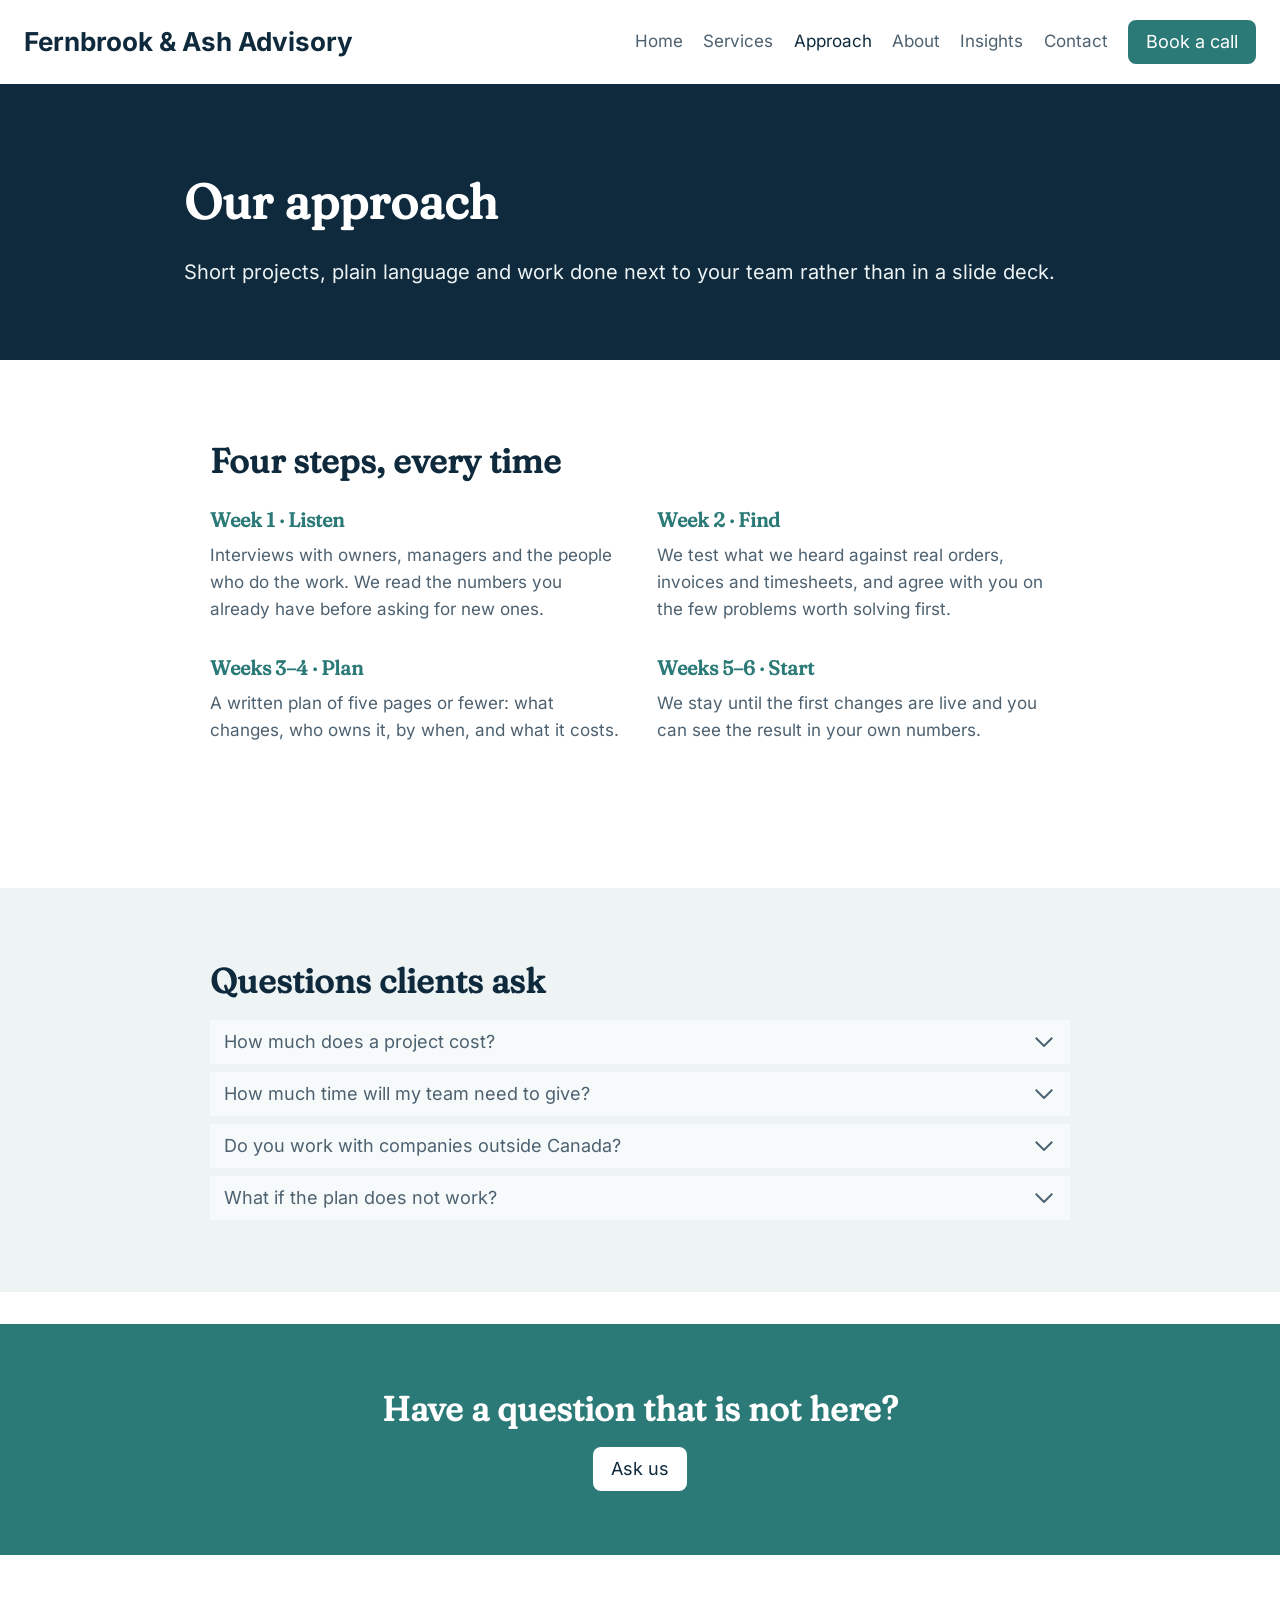
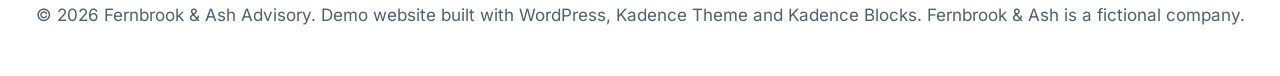
<file: approach/index.html>
<!doctype html>
<html lang="en-US" class="no-js" itemtype="https://schema.org/WebPage" itemscope>
<head>
	<meta charset="UTF-8">
	<meta name="viewport" content="width=device-width, initial-scale=1, minimum-scale=1">
	<title>Approach &#8211; Fernbrook &amp; Ash Advisory</title>
<meta name='robots' content='max-image-preview:large' />
			<script>document.documentElement.classList.remove( 'no-js' );</script>
			<style id="wp-img-auto-sizes-contain-inline-css">
img:is([sizes=auto i],[sizes^="auto," i]){contain-intrinsic-size:3000px 1500px}
/*# sourceURL=wp-img-auto-sizes-contain-inline-css */
</style>
<style id="wp-block-library-inline-css">
:root{--wp-block-synced-color:#7a00df;--wp-block-synced-color--rgb:122,0,223;--wp-bound-block-color:var(--wp-block-synced-color);--wp-editor-canvas-background:#ddd;--wp-admin-theme-color:#007cba;--wp-admin-theme-color--rgb:0,124,186;--wp-admin-theme-color-darker-10:#006ba1;--wp-admin-theme-color-darker-10--rgb:0,107,160.5;--wp-admin-theme-color-darker-20:#005a87;--wp-admin-theme-color-darker-20--rgb:0,90,135;--wp-admin-border-width-focus:2px}@media (min-resolution:192dpi){:root{--wp-admin-border-width-focus:1.5px}}.wp-element-button{cursor:pointer}:root .has-very-light-gray-background-color{background-color:#eee}:root .has-very-dark-gray-background-color{background-color:#313131}:root .has-very-light-gray-color{color:#eee}:root .has-very-dark-gray-color{color:#313131}:root .has-vivid-green-cyan-to-vivid-cyan-blue-gradient-background{background:linear-gradient(135deg,#00d084,#0693e3)}:root .has-purple-crush-gradient-background{background:linear-gradient(135deg,#34e2e4,#4721fb 50%,#ab1dfe)}:root .has-hazy-dawn-gradient-background{background:linear-gradient(135deg,#faaca8,#dad0ec)}:root .has-subdued-olive-gradient-background{background:linear-gradient(135deg,#fafae1,#67a671)}:root .has-atomic-cream-gradient-background{background:linear-gradient(135deg,#fdd79a,#004a59)}:root .has-nightshade-gradient-background{background:linear-gradient(135deg,#330968,#31cdcf)}:root .has-midnight-gradient-background{background:linear-gradient(135deg,#020381,#2874fc)}:root{--wp--preset--font-size--normal:16px;--wp--preset--font-size--huge:42px}.has-regular-font-size{font-size:1em}.has-larger-font-size{font-size:2.625em}.has-normal-font-size{font-size:var(--wp--preset--font-size--normal)}.has-huge-font-size{font-size:var(--wp--preset--font-size--huge)}:root .has-text-align-center{text-align:center}:root .has-text-align-left{text-align:left}:root .has-text-align-right{text-align:right}.has-fit-text{white-space:nowrap!important}#end-resizable-editor-section{display:none}.aligncenter{clear:both}.items-justified-left{justify-content:flex-start}.items-justified-center{justify-content:center}.items-justified-right{justify-content:flex-end}.items-justified-space-between{justify-content:space-between}.screen-reader-text{word-wrap:normal!important;border:0;clip-path:inset(50%);height:1px;margin:-1px;overflow:hidden;padding:0;position:absolute;width:1px;word-break:normal!important}.screen-reader-text:focus{background-color:#ddd;clip-path:none;color:#444;display:block;font-size:1em;height:auto;left:5px;line-height:normal;padding:15px 23px 14px;text-decoration:none;top:5px;width:auto;z-index:100000}html :where(.has-border-color){border-style:solid}html :where([style^=border-color],[style*=";border-color"],[style*="; border-color"]){border-style:solid}html :where([style^=border-top-color],[style*=";border-top-color"],[style*="; border-top-color"]){border-top-style:solid}html :where([style^=border-right-color],[style*=";border-right-color"],[style*="; border-right-color"]){border-right-style:solid}html :where([style^=border-bottom-color],[style*=";border-bottom-color"],[style*="; border-bottom-color"]){border-bottom-style:solid}html :where([style^=border-left-color],[style*=";border-left-color"],[style*="; border-left-color"]){border-left-style:solid}html :where([style^=border-width],[style*=";border-width"],[style*="; border-width"]){border-style:solid}html :where([style^=border-top-width],[style*=";border-top-width"],[style*="; border-top-width"]){border-top-style:solid}html :where([style^=border-right-width],[style*=";border-right-width"],[style*="; border-right-width"]){border-right-style:solid}html :where([style^=border-bottom-width],[style*=";border-bottom-width"],[style*="; border-bottom-width"]){border-bottom-style:solid}html :where([style^=border-left-width],[style*=";border-left-width"],[style*="; border-left-width"]){border-left-style:solid}html :where(img[class*=wp-image-]){height:auto;max-width:100%}:where(figure){margin:0 0 1em}html :where(.is-position-sticky){--wp-admin--admin-bar--position-offset:var(--wp-admin--admin-bar--height,0px)}@media screen and (max-width:600px){html :where(.is-position-sticky){--wp-admin--admin-bar--position-offset:0px}}

/*# sourceURL=/wp-includes/css/dist/block-library/common.min.css */
</style>
<style id="wp-block-button-inline-css">
.wp-block-button__link{align-content:center;box-sizing:border-box;cursor:pointer;display:inline-block;height:100%;text-align:center;word-break:break-word}.wp-block-button__link.aligncenter{text-align:center}.wp-block-button__link.alignright{text-align:right}:where(.wp-block-button__link){border-radius:9999px;box-shadow:none;padding:calc(.667em + 2px) calc(1.333em + 2px);text-decoration:none}.wp-block-button[style*=text-decoration] .wp-block-button__link{text-decoration:inherit}.wp-block-buttons>.wp-block-button.has-custom-width{max-width:none}.wp-block-buttons>.wp-block-button.has-custom-width .wp-block-button__link{width:100%}.wp-block-buttons>.wp-block-button.has-custom-font-size .wp-block-button__link{font-size:inherit}.wp-block-buttons>.wp-block-button[class*=wp-block-button__width]{width:calc(var(--wp--block-button--width)*1% - var(--wp--style--block-gap, .5em)*(1 - var(--wp--block-button--width)/100))}.wp-block-buttons>.wp-block-button.wp-block-button__width-25{width:calc(25% - var(--wp--style--block-gap, .5em)*.75)}.wp-block-buttons>.wp-block-button.wp-block-button__width-50{width:calc(50% - var(--wp--style--block-gap, .5em)*.5)}.wp-block-buttons>.wp-block-button.wp-block-button__width-75{width:calc(75% - var(--wp--style--block-gap, .5em)*.25)}.wp-block-buttons>.wp-block-button.wp-block-button__width-100{flex-basis:100%;width:100%}.wp-block-buttons.is-vertical>.wp-block-button[class*=wp-block-button__width]{width:calc(var(--wp--block-button--width)*1%)}.wp-block-buttons.is-vertical>.wp-block-button.wp-block-button__width-25{width:25%}.wp-block-buttons.is-vertical>.wp-block-button.wp-block-button__width-50{width:50%}.wp-block-buttons.is-vertical>.wp-block-button.wp-block-button__width-75{width:75%}.wp-block-button.is-style-squared,.wp-block-button__link.wp-block-button.is-style-squared{border-radius:0}.wp-block-button.no-border-radius,.wp-block-button__link.no-border-radius{border-radius:0!important}:root :where(.wp-block-button .wp-block-button__link.is-style-outline),:root :where(.wp-block-button.is-style-outline>.wp-block-button__link){border:2px solid;padding:.667em 1.333em}:root :where(.wp-block-button .wp-block-button__link.is-style-outline:not(.has-text-color)),:root :where(.wp-block-button.is-style-outline>.wp-block-button__link:not(.has-text-color)){color:currentColor}:root :where(.wp-block-button .wp-block-button__link.is-style-outline:not(.has-background)),:root :where(.wp-block-button.is-style-outline>.wp-block-button__link:not(.has-background)){background-color:transparent;background-image:none}
/*# sourceURL=/wp-includes/blocks/button/style.min.css */
</style>
<style id="wp-block-heading-inline-css">
h1:where(.wp-block-heading).has-background,h2:where(.wp-block-heading).has-background,h3:where(.wp-block-heading).has-background,h4:where(.wp-block-heading).has-background,h5:where(.wp-block-heading).has-background,h6:where(.wp-block-heading).has-background{padding:1.25em 2.375em}h1.has-text-align-left[style*=writing-mode]:where([style*=vertical-lr]),h1.has-text-align-right[style*=writing-mode]:where([style*=vertical-rl]),h2.has-text-align-left[style*=writing-mode]:where([style*=vertical-lr]),h2.has-text-align-right[style*=writing-mode]:where([style*=vertical-rl]),h3.has-text-align-left[style*=writing-mode]:where([style*=vertical-lr]),h3.has-text-align-right[style*=writing-mode]:where([style*=vertical-rl]),h4.has-text-align-left[style*=writing-mode]:where([style*=vertical-lr]),h4.has-text-align-right[style*=writing-mode]:where([style*=vertical-rl]),h5.has-text-align-left[style*=writing-mode]:where([style*=vertical-lr]),h5.has-text-align-right[style*=writing-mode]:where([style*=vertical-rl]),h6.has-text-align-left[style*=writing-mode]:where([style*=vertical-lr]),h6.has-text-align-right[style*=writing-mode]:where([style*=vertical-rl]){rotate:180deg}
/*# sourceURL=/wp-includes/blocks/heading/style.min.css */
</style>
<style id="wp-block-buttons-inline-css">
.wp-block-buttons{box-sizing:border-box}.wp-block-buttons.is-vertical{flex-direction:column}.wp-block-buttons.is-vertical>.wp-block-button:last-child{margin-bottom:0}.wp-block-buttons>.wp-block-button{display:inline-block;margin:0}.wp-block-buttons.is-content-justification-left{justify-content:flex-start}.wp-block-buttons.is-content-justification-left.is-vertical{align-items:flex-start}.wp-block-buttons.is-content-justification-center{justify-content:center}.wp-block-buttons.is-content-justification-center.is-vertical{align-items:center}.wp-block-buttons.is-content-justification-right{justify-content:flex-end}.wp-block-buttons.is-content-justification-right.is-vertical{align-items:flex-end}.wp-block-buttons.is-content-justification-space-between{justify-content:space-between}.wp-block-buttons.aligncenter{text-align:center}.wp-block-buttons:not(.is-content-justification-space-between,.is-content-justification-right,.is-content-justification-left,.is-content-justification-center) .wp-block-button.aligncenter{margin-left:auto;margin-right:auto;width:100%}.wp-block-buttons[style*=text-decoration] .wp-block-button,.wp-block-buttons[style*=text-decoration] .wp-block-button__link{text-decoration:inherit}.wp-block-buttons.has-custom-font-size .wp-block-button__link{font-size:inherit}.wp-block-buttons .wp-block-button__link{width:100%}.wp-block-button.aligncenter{text-align:center}
/*# sourceURL=/wp-includes/blocks/buttons/style.min.css */
</style>
<style id="wp-block-columns-inline-css">
.wp-block-columns{box-sizing:border-box;display:flex;flex-wrap:wrap!important}@media (min-width:782px){.wp-block-columns{flex-wrap:nowrap!important}}.wp-block-columns{align-items:normal!important}.wp-block-columns.are-vertically-aligned-top{align-items:flex-start}.wp-block-columns.are-vertically-aligned-center{align-items:center}.wp-block-columns.are-vertically-aligned-bottom{align-items:flex-end}@media (max-width:781px){.wp-block-columns:not(.is-not-stacked-on-mobile)>.wp-block-column{flex-basis:100%!important}}@media (min-width:782px){.wp-block-columns:not(.is-not-stacked-on-mobile)>.wp-block-column{flex-basis:0;flex-grow:1}.wp-block-columns:not(.is-not-stacked-on-mobile)>.wp-block-column[style*=flex-basis]{flex-grow:0}}.wp-block-columns.is-not-stacked-on-mobile{flex-wrap:nowrap!important}.wp-block-columns.is-not-stacked-on-mobile>.wp-block-column{flex-basis:0;flex-grow:1}.wp-block-columns.is-not-stacked-on-mobile>.wp-block-column[style*=flex-basis]{flex-grow:0}:where(.wp-block-columns){margin-bottom:1.75em}:where(.wp-block-columns.has-background){padding:1.25em 2.375em}.wp-block-column{flex-grow:1;min-width:0;overflow-wrap:break-word;word-break:break-word}.wp-block-column.is-vertically-aligned-top{align-self:flex-start}.wp-block-column.is-vertically-aligned-center{align-self:center}.wp-block-column.is-vertically-aligned-bottom{align-self:flex-end}.wp-block-column.is-vertically-aligned-stretch{align-self:stretch}.wp-block-column.is-vertically-aligned-bottom,.wp-block-column.is-vertically-aligned-center,.wp-block-column.is-vertically-aligned-top{width:100%}
/*# sourceURL=/wp-includes/blocks/columns/style.min.css */
</style>
<style id="wp-block-group-inline-css">
.wp-block-group{box-sizing:border-box}:where(.wp-block-group.wp-block-group-is-layout-constrained){position:relative}
/*# sourceURL=/wp-includes/blocks/group/style.min.css */
</style>

<style id="classic-theme-styles-inline-css">
/*! This file is auto-generated */
.wp-block-button__link{color:#fff;background-color:#32373c;border-radius:9999px;box-shadow:none;text-decoration:none;padding:calc(.667em + 2px) calc(1.333em + 2px);font-size:1.125em}.wp-block-file__button{background:#32373c;color:#fff;text-decoration:none}
/*# sourceURL=/wp-includes/css/classic-themes.min.css */
</style>

<style id="global-styles-inline-css">
:root{--wp--preset--aspect-ratio--square: 1;--wp--preset--aspect-ratio--4-3: 4/3;--wp--preset--aspect-ratio--3-4: 3/4;--wp--preset--aspect-ratio--3-2: 3/2;--wp--preset--aspect-ratio--2-3: 2/3;--wp--preset--aspect-ratio--16-9: 16/9;--wp--preset--aspect-ratio--9-16: 9/16;--wp--preset--color--black: #000000;--wp--preset--color--cyan-bluish-gray: #abb8c3;--wp--preset--color--white: #ffffff;--wp--preset--color--pale-pink: #f78da7;--wp--preset--color--vivid-red: #cf2e2e;--wp--preset--color--luminous-vivid-orange: #ff6900;--wp--preset--color--luminous-vivid-amber: #fcb900;--wp--preset--color--light-green-cyan: #7bdcb5;--wp--preset--color--vivid-green-cyan: #00d084;--wp--preset--color--pale-cyan-blue: #8ed1fc;--wp--preset--color--vivid-cyan-blue: #0693e3;--wp--preset--color--vivid-purple: #9b51e0;--wp--preset--color--theme-palette-1: var(--global-palette1);--wp--preset--color--theme-palette-2: var(--global-palette2);--wp--preset--color--theme-palette-3: var(--global-palette3);--wp--preset--color--theme-palette-4: var(--global-palette4);--wp--preset--color--theme-palette-5: var(--global-palette5);--wp--preset--color--theme-palette-6: var(--global-palette6);--wp--preset--color--theme-palette-7: var(--global-palette7);--wp--preset--color--theme-palette-8: var(--global-palette8);--wp--preset--color--theme-palette-9: var(--global-palette9);--wp--preset--color--theme-palette-10: var(--global-palette10);--wp--preset--color--theme-palette-11: var(--global-palette11);--wp--preset--color--theme-palette-12: var(--global-palette12);--wp--preset--color--theme-palette-13: var(--global-palette13);--wp--preset--color--theme-palette-14: var(--global-palette14);--wp--preset--color--theme-palette-15: var(--global-palette15);--wp--preset--color--palette-1: #2b7a78;--wp--preset--color--palette-2: #1d5f5d;--wp--preset--color--palette-3: #0f2a3d;--wp--preset--color--palette-4: #22384a;--wp--preset--color--palette-5: #4d6170;--wp--preset--color--palette-6: #5f717d;--wp--preset--color--palette-7: #eef3f4;--wp--preset--color--palette-8: #f7fafa;--wp--preset--color--palette-9: #ffffff;--wp--preset--color--palette-10: #a1676d;--wp--preset--color--palette-11: #13612e;--wp--preset--color--palette-12: #1159af;--wp--preset--color--palette-13: #b82105;--wp--preset--color--palette-14: #f7630c;--wp--preset--color--palette-15: #f5a524;--wp--preset--gradient--vivid-cyan-blue-to-vivid-purple: linear-gradient(135deg,rgb(6,147,227) 0%,rgb(155,81,224) 100%);--wp--preset--gradient--light-green-cyan-to-vivid-green-cyan: linear-gradient(135deg,rgb(122,220,180) 0%,rgb(0,208,130) 100%);--wp--preset--gradient--luminous-vivid-amber-to-luminous-vivid-orange: linear-gradient(135deg,rgb(252,185,0) 0%,rgb(255,105,0) 100%);--wp--preset--gradient--luminous-vivid-orange-to-vivid-red: linear-gradient(135deg,rgb(255,105,0) 0%,rgb(207,46,46) 100%);--wp--preset--gradient--very-light-gray-to-cyan-bluish-gray: linear-gradient(135deg,rgb(238,238,238) 0%,rgb(169,184,195) 100%);--wp--preset--gradient--cool-to-warm-spectrum: linear-gradient(135deg,rgb(74,234,220) 0%,rgb(151,120,209) 20%,rgb(207,42,186) 40%,rgb(238,44,130) 60%,rgb(251,105,98) 80%,rgb(254,248,76) 100%);--wp--preset--gradient--blush-light-purple: linear-gradient(135deg,rgb(255,206,236) 0%,rgb(152,150,240) 100%);--wp--preset--gradient--blush-bordeaux: linear-gradient(135deg,rgb(254,205,165) 0%,rgb(254,45,45) 50%,rgb(107,0,62) 100%);--wp--preset--gradient--luminous-dusk: linear-gradient(135deg,rgb(255,203,112) 0%,rgb(199,81,192) 50%,rgb(65,88,208) 100%);--wp--preset--gradient--pale-ocean: linear-gradient(135deg,rgb(255,245,203) 0%,rgb(182,227,212) 50%,rgb(51,167,181) 100%);--wp--preset--gradient--electric-grass: linear-gradient(135deg,rgb(202,248,128) 0%,rgb(113,206,126) 100%);--wp--preset--gradient--midnight: linear-gradient(135deg,rgb(2,3,129) 0%,rgb(40,116,252) 100%);--wp--preset--font-size--small: var(--global-font-size-small);--wp--preset--font-size--medium: var(--global-font-size-medium);--wp--preset--font-size--large: var(--global-font-size-large);--wp--preset--font-size--x-large: 42px;--wp--preset--font-size--larger: var(--global-font-size-larger);--wp--preset--font-size--xxlarge: var(--global-font-size-xxlarge);--wp--preset--spacing--20: 0.44rem;--wp--preset--spacing--30: 0.67rem;--wp--preset--spacing--40: 1rem;--wp--preset--spacing--50: 1.5rem;--wp--preset--spacing--60: 2.25rem;--wp--preset--spacing--70: 3.38rem;--wp--preset--spacing--80: 5.06rem;--wp--preset--shadow--natural: 6px 6px 9px rgba(0, 0, 0, 0.2);--wp--preset--shadow--deep: 12px 12px 50px rgba(0, 0, 0, 0.4);--wp--preset--shadow--sharp: 6px 6px 0px rgba(0, 0, 0, 0.2);--wp--preset--shadow--outlined: 6px 6px 0px -3px rgb(255, 255, 255), 6px 6px rgb(0, 0, 0);--wp--preset--shadow--crisp: 6px 6px 0px rgb(0, 0, 0);}.wp-block-button{--wp--preset--dimension--25: 25%;--wp--preset--dimension--50: 50%;--wp--preset--dimension--75: 75%;--wp--preset--dimension--100: 100%;}:root { --wp--style--global--content-size: var(--global-calc-content-width);--wp--style--global--wide-size: var(--global-calc-wide-content-width); }:where(body) { margin: 0; }:where(.is-layout-flex){gap: 0.5em;}:where(.is-layout-grid){gap: 0.5em;}body .is-layout-flex{display: flex;}.is-layout-flex{flex-wrap: wrap;align-items: center;}.is-layout-flex > :is(*, div){margin: 0;}body .is-layout-grid{display: grid;}.is-layout-grid > :is(*, div){margin: 0;}body{padding-top: 0px;padding-right: 0px;padding-bottom: 0px;padding-left: 0px;}:root :where(.wp-element-button, .wp-block-button__link){font-style: inherit;font-weight: inherit;letter-spacing: inherit;text-transform: inherit;}.has-black-color{color: var(--wp--preset--color--black) !important;}.has-cyan-bluish-gray-color{color: var(--wp--preset--color--cyan-bluish-gray) !important;}.has-white-color{color: var(--wp--preset--color--white) !important;}.has-pale-pink-color{color: var(--wp--preset--color--pale-pink) !important;}.has-vivid-red-color{color: var(--wp--preset--color--vivid-red) !important;}.has-luminous-vivid-orange-color{color: var(--wp--preset--color--luminous-vivid-orange) !important;}.has-luminous-vivid-amber-color{color: var(--wp--preset--color--luminous-vivid-amber) !important;}.has-light-green-cyan-color{color: var(--wp--preset--color--light-green-cyan) !important;}.has-vivid-green-cyan-color{color: var(--wp--preset--color--vivid-green-cyan) !important;}.has-pale-cyan-blue-color{color: var(--wp--preset--color--pale-cyan-blue) !important;}.has-vivid-cyan-blue-color{color: var(--wp--preset--color--vivid-cyan-blue) !important;}.has-vivid-purple-color{color: var(--wp--preset--color--vivid-purple) !important;}.has-theme-palette-1-color{color: var(--wp--preset--color--theme-palette-1) !important;}.has-theme-palette-2-color{color: var(--wp--preset--color--theme-palette-2) !important;}.has-theme-palette-3-color{color: var(--wp--preset--color--theme-palette-3) !important;}.has-theme-palette-4-color{color: var(--wp--preset--color--theme-palette-4) !important;}.has-theme-palette-5-color{color: var(--wp--preset--color--theme-palette-5) !important;}.has-theme-palette-6-color{color: var(--wp--preset--color--theme-palette-6) !important;}.has-theme-palette-7-color{color: var(--wp--preset--color--theme-palette-7) !important;}.has-theme-palette-8-color{color: var(--wp--preset--color--theme-palette-8) !important;}.has-theme-palette-9-color{color: var(--wp--preset--color--theme-palette-9) !important;}.has-theme-palette-10-color{color: var(--wp--preset--color--theme-palette-10) !important;}.has-theme-palette-11-color{color: var(--wp--preset--color--theme-palette-11) !important;}.has-theme-palette-12-color{color: var(--wp--preset--color--theme-palette-12) !important;}.has-theme-palette-13-color{color: var(--wp--preset--color--theme-palette-13) !important;}.has-theme-palette-14-color{color: var(--wp--preset--color--theme-palette-14) !important;}.has-theme-palette-15-color{color: var(--wp--preset--color--theme-palette-15) !important;}.has-palette-1-color{color: var(--wp--preset--color--palette-1) !important;}.has-palette-2-color{color: var(--wp--preset--color--palette-2) !important;}.has-palette-3-color{color: var(--wp--preset--color--palette-3) !important;}.has-palette-4-color{color: var(--wp--preset--color--palette-4) !important;}.has-palette-5-color{color: var(--wp--preset--color--palette-5) !important;}.has-palette-6-color{color: var(--wp--preset--color--palette-6) !important;}.has-palette-7-color{color: var(--wp--preset--color--palette-7) !important;}.has-palette-8-color{color: var(--wp--preset--color--palette-8) !important;}.has-palette-9-color{color: var(--wp--preset--color--palette-9) !important;}.has-palette-10-color{color: var(--wp--preset--color--palette-10) !important;}.has-palette-11-color{color: var(--wp--preset--color--palette-11) !important;}.has-palette-12-color{color: var(--wp--preset--color--palette-12) !important;}.has-palette-13-color{color: var(--wp--preset--color--palette-13) !important;}.has-palette-14-color{color: var(--wp--preset--color--palette-14) !important;}.has-palette-15-color{color: var(--wp--preset--color--palette-15) !important;}.has-black-background-color{background-color: var(--wp--preset--color--black) !important;}.has-cyan-bluish-gray-background-color{background-color: var(--wp--preset--color--cyan-bluish-gray) !important;}.has-white-background-color{background-color: var(--wp--preset--color--white) !important;}.has-pale-pink-background-color{background-color: var(--wp--preset--color--pale-pink) !important;}.has-vivid-red-background-color{background-color: var(--wp--preset--color--vivid-red) !important;}.has-luminous-vivid-orange-background-color{background-color: var(--wp--preset--color--luminous-vivid-orange) !important;}.has-luminous-vivid-amber-background-color{background-color: var(--wp--preset--color--luminous-vivid-amber) !important;}.has-light-green-cyan-background-color{background-color: var(--wp--preset--color--light-green-cyan) !important;}.has-vivid-green-cyan-background-color{background-color: var(--wp--preset--color--vivid-green-cyan) !important;}.has-pale-cyan-blue-background-color{background-color: var(--wp--preset--color--pale-cyan-blue) !important;}.has-vivid-cyan-blue-background-color{background-color: var(--wp--preset--color--vivid-cyan-blue) !important;}.has-vivid-purple-background-color{background-color: var(--wp--preset--color--vivid-purple) !important;}.has-theme-palette-1-background-color{background-color: var(--wp--preset--color--theme-palette-1) !important;}.has-theme-palette-2-background-color{background-color: var(--wp--preset--color--theme-palette-2) !important;}.has-theme-palette-3-background-color{background-color: var(--wp--preset--color--theme-palette-3) !important;}.has-theme-palette-4-background-color{background-color: var(--wp--preset--color--theme-palette-4) !important;}.has-theme-palette-5-background-color{background-color: var(--wp--preset--color--theme-palette-5) !important;}.has-theme-palette-6-background-color{background-color: var(--wp--preset--color--theme-palette-6) !important;}.has-theme-palette-7-background-color{background-color: var(--wp--preset--color--theme-palette-7) !important;}.has-theme-palette-8-background-color{background-color: var(--wp--preset--color--theme-palette-8) !important;}.has-theme-palette-9-background-color{background-color: var(--wp--preset--color--theme-palette-9) !important;}.has-theme-palette-10-background-color{background-color: var(--wp--preset--color--theme-palette-10) !important;}.has-theme-palette-11-background-color{background-color: var(--wp--preset--color--theme-palette-11) !important;}.has-theme-palette-12-background-color{background-color: var(--wp--preset--color--theme-palette-12) !important;}.has-theme-palette-13-background-color{background-color: var(--wp--preset--color--theme-palette-13) !important;}.has-theme-palette-14-background-color{background-color: var(--wp--preset--color--theme-palette-14) !important;}.has-theme-palette-15-background-color{background-color: var(--wp--preset--color--theme-palette-15) !important;}.has-palette-1-background-color{background-color: var(--wp--preset--color--palette-1) !important;}.has-palette-2-background-color{background-color: var(--wp--preset--color--palette-2) !important;}.has-palette-3-background-color{background-color: var(--wp--preset--color--palette-3) !important;}.has-palette-4-background-color{background-color: var(--wp--preset--color--palette-4) !important;}.has-palette-5-background-color{background-color: var(--wp--preset--color--palette-5) !important;}.has-palette-6-background-color{background-color: var(--wp--preset--color--palette-6) !important;}.has-palette-7-background-color{background-color: var(--wp--preset--color--palette-7) !important;}.has-palette-8-background-color{background-color: var(--wp--preset--color--palette-8) !important;}.has-palette-9-background-color{background-color: var(--wp--preset--color--palette-9) !important;}.has-palette-10-background-color{background-color: var(--wp--preset--color--palette-10) !important;}.has-palette-11-background-color{background-color: var(--wp--preset--color--palette-11) !important;}.has-palette-12-background-color{background-color: var(--wp--preset--color--palette-12) !important;}.has-palette-13-background-color{background-color: var(--wp--preset--color--palette-13) !important;}.has-palette-14-background-color{background-color: var(--wp--preset--color--palette-14) !important;}.has-palette-15-background-color{background-color: var(--wp--preset--color--palette-15) !important;}.has-black-border-color{border-color: var(--wp--preset--color--black) !important;}.has-cyan-bluish-gray-border-color{border-color: var(--wp--preset--color--cyan-bluish-gray) !important;}.has-white-border-color{border-color: var(--wp--preset--color--white) !important;}.has-pale-pink-border-color{border-color: var(--wp--preset--color--pale-pink) !important;}.has-vivid-red-border-color{border-color: var(--wp--preset--color--vivid-red) !important;}.has-luminous-vivid-orange-border-color{border-color: var(--wp--preset--color--luminous-vivid-orange) !important;}.has-luminous-vivid-amber-border-color{border-color: var(--wp--preset--color--luminous-vivid-amber) !important;}.has-light-green-cyan-border-color{border-color: var(--wp--preset--color--light-green-cyan) !important;}.has-vivid-green-cyan-border-color{border-color: var(--wp--preset--color--vivid-green-cyan) !important;}.has-pale-cyan-blue-border-color{border-color: var(--wp--preset--color--pale-cyan-blue) !important;}.has-vivid-cyan-blue-border-color{border-color: var(--wp--preset--color--vivid-cyan-blue) !important;}.has-vivid-purple-border-color{border-color: var(--wp--preset--color--vivid-purple) !important;}.has-theme-palette-1-border-color{border-color: var(--wp--preset--color--theme-palette-1) !important;}.has-theme-palette-2-border-color{border-color: var(--wp--preset--color--theme-palette-2) !important;}.has-theme-palette-3-border-color{border-color: var(--wp--preset--color--theme-palette-3) !important;}.has-theme-palette-4-border-color{border-color: var(--wp--preset--color--theme-palette-4) !important;}.has-theme-palette-5-border-color{border-color: var(--wp--preset--color--theme-palette-5) !important;}.has-theme-palette-6-border-color{border-color: var(--wp--preset--color--theme-palette-6) !important;}.has-theme-palette-7-border-color{border-color: var(--wp--preset--color--theme-palette-7) !important;}.has-theme-palette-8-border-color{border-color: var(--wp--preset--color--theme-palette-8) !important;}.has-theme-palette-9-border-color{border-color: var(--wp--preset--color--theme-palette-9) !important;}.has-theme-palette-10-border-color{border-color: var(--wp--preset--color--theme-palette-10) !important;}.has-theme-palette-11-border-color{border-color: var(--wp--preset--color--theme-palette-11) !important;}.has-theme-palette-12-border-color{border-color: var(--wp--preset--color--theme-palette-12) !important;}.has-theme-palette-13-border-color{border-color: var(--wp--preset--color--theme-palette-13) !important;}.has-theme-palette-14-border-color{border-color: var(--wp--preset--color--theme-palette-14) !important;}.has-theme-palette-15-border-color{border-color: var(--wp--preset--color--theme-palette-15) !important;}.has-palette-1-border-color{border-color: var(--wp--preset--color--palette-1) !important;}.has-palette-2-border-color{border-color: var(--wp--preset--color--palette-2) !important;}.has-palette-3-border-color{border-color: var(--wp--preset--color--palette-3) !important;}.has-palette-4-border-color{border-color: var(--wp--preset--color--palette-4) !important;}.has-palette-5-border-color{border-color: var(--wp--preset--color--palette-5) !important;}.has-palette-6-border-color{border-color: var(--wp--preset--color--palette-6) !important;}.has-palette-7-border-color{border-color: var(--wp--preset--color--palette-7) !important;}.has-palette-8-border-color{border-color: var(--wp--preset--color--palette-8) !important;}.has-palette-9-border-color{border-color: var(--wp--preset--color--palette-9) !important;}.has-palette-10-border-color{border-color: var(--wp--preset--color--palette-10) !important;}.has-palette-11-border-color{border-color: var(--wp--preset--color--palette-11) !important;}.has-palette-12-border-color{border-color: var(--wp--preset--color--palette-12) !important;}.has-palette-13-border-color{border-color: var(--wp--preset--color--palette-13) !important;}.has-palette-14-border-color{border-color: var(--wp--preset--color--palette-14) !important;}.has-palette-15-border-color{border-color: var(--wp--preset--color--palette-15) !important;}.has-vivid-cyan-blue-to-vivid-purple-gradient-background{background: var(--wp--preset--gradient--vivid-cyan-blue-to-vivid-purple) !important;}.has-light-green-cyan-to-vivid-green-cyan-gradient-background{background: var(--wp--preset--gradient--light-green-cyan-to-vivid-green-cyan) !important;}.has-luminous-vivid-amber-to-luminous-vivid-orange-gradient-background{background: var(--wp--preset--gradient--luminous-vivid-amber-to-luminous-vivid-orange) !important;}.has-luminous-vivid-orange-to-vivid-red-gradient-background{background: var(--wp--preset--gradient--luminous-vivid-orange-to-vivid-red) !important;}.has-very-light-gray-to-cyan-bluish-gray-gradient-background{background: var(--wp--preset--gradient--very-light-gray-to-cyan-bluish-gray) !important;}.has-cool-to-warm-spectrum-gradient-background{background: var(--wp--preset--gradient--cool-to-warm-spectrum) !important;}.has-blush-light-purple-gradient-background{background: var(--wp--preset--gradient--blush-light-purple) !important;}.has-blush-bordeaux-gradient-background{background: var(--wp--preset--gradient--blush-bordeaux) !important;}.has-luminous-dusk-gradient-background{background: var(--wp--preset--gradient--luminous-dusk) !important;}.has-pale-ocean-gradient-background{background: var(--wp--preset--gradient--pale-ocean) !important;}.has-electric-grass-gradient-background{background: var(--wp--preset--gradient--electric-grass) !important;}.has-midnight-gradient-background{background: var(--wp--preset--gradient--midnight) !important;}.has-small-font-size{font-size: var(--wp--preset--font-size--small) !important;}.has-medium-font-size{font-size: var(--wp--preset--font-size--medium) !important;}.has-large-font-size{font-size: var(--wp--preset--font-size--large) !important;}.has-x-large-font-size{font-size: var(--wp--preset--font-size--x-large) !important;}.has-larger-font-size{font-size: var(--wp--preset--font-size--larger) !important;}.has-xxlarge-font-size{font-size: var(--wp--preset--font-size--xxlarge) !important;}
:where(.wp-block-columns.is-layout-flex){gap: 2em;}:where(.wp-block-columns.is-layout-grid){gap: 2em;}
/*# sourceURL=global-styles-inline-css */
</style>

<link rel='stylesheet' id='kadence-global-css' href='../wp-content/themes/kadence/assets/css/global.min.css' media='all' />
<style id="kadence-global-inline-css">
/* Kadence Base CSS */
:root{--global-palette1:#2b7a78;--global-palette2:#1d5f5d;--global-palette3:#0f2a3d;--global-palette4:#22384a;--global-palette5:#4d6170;--global-palette6:#5f717d;--global-palette7:#eef3f4;--global-palette8:#f7fafa;--global-palette9:#ffffff;--global-palette10:oklch(from var(--global-palette1) calc(l + 0.10 * (1 - l)) calc(c * 1.00) calc(h + 180) / 100%);--global-palette11:#13612e;--global-palette12:#1159af;--global-palette13:#b82105;--global-palette14:#f7630c;--global-palette15:#f5a524;--global-palette9rgb:255, 255, 255;--global-palette-highlight:var(--global-palette1);--global-palette-highlight-alt:var(--global-palette2);--global-palette-highlight-alt2:var(--global-palette9);--global-palette-btn-bg:var(--global-palette1);--global-palette-btn-bg-hover:var(--global-palette2);--global-palette-btn:var(--global-palette9);--global-palette-btn-hover:var(--global-palette9);--global-palette-btn-sec-bg:var(--global-palette7);--global-palette-btn-sec-bg-hover:var(--global-palette2);--global-palette-btn-sec:var(--global-palette3);--global-palette-btn-sec-hover:var(--global-palette9);--global-body-font-family:Inter, var(--global-fallback-font);--global-heading-font-family:Fraunces, var(--global-fallback-font);--global-primary-nav-font-family:inherit;--global-fallback-font:sans-serif;--global-display-fallback-font:sans-serif;--global-content-width:1290px;--global-content-wide-width:calc(1290px + 230px);--global-content-narrow-width:842px;--global-content-edge-padding:1.5rem;--global-content-boxed-padding:2rem;--global-calc-content-width:calc(1290px - var(--global-content-edge-padding) - var(--global-content-edge-padding) );--wp--style--global--content-size:var(--global-calc-content-width);}.wp-site-blocks{--global-vw:calc( 100vw - ( 0.5 * var(--scrollbar-offset)));}body{background:var(--global-palette8);}body, input, select, optgroup, textarea{font-weight:400;font-size:17px;line-height:1.6;font-family:var(--global-body-font-family);color:var(--global-palette5);}.content-bg, body.content-style-unboxed .site{background:var(--global-palette9);}h1,h2,h3,h4,h5,h6{font-family:var(--global-heading-font-family);}h1{font-weight:600;font-size:44px;line-height:1.25;color:var(--global-palette3);}h2{font-weight:600;font-size:34px;line-height:1.25;color:var(--global-palette3);}h3{font-weight:600;font-size:24px;line-height:1.25;color:var(--global-palette3);}h4{font-weight:600;font-size:20px;line-height:1.25;color:var(--global-palette3);}h5{font-weight:700;font-size:20px;line-height:1.5;color:var(--global-palette4);}h6{font-weight:700;font-size:18px;line-height:1.5;color:var(--global-palette5);}.entry-hero .kadence-breadcrumbs{max-width:1290px;}.site-container, .site-header-row-layout-contained, .site-footer-row-layout-contained, .entry-hero-layout-contained, .comments-area, .alignfull > .wp-block-cover__inner-container, .alignwide > .wp-block-cover__inner-container{max-width:var(--global-content-width);}.content-width-narrow .content-container.site-container, .content-width-narrow .hero-container.site-container{max-width:var(--global-content-narrow-width);}@media all and (min-width: 1520px){.wp-site-blocks .content-container  .alignwide{margin-left:-115px;margin-right:-115px;width:unset;max-width:unset;}}@media all and (min-width: 1102px){.content-width-narrow .wp-site-blocks .content-container .alignwide{margin-left:-130px;margin-right:-130px;width:unset;max-width:unset;}}.content-style-boxed .wp-site-blocks .entry-content .alignwide{margin-left:calc( -1 * var( --global-content-boxed-padding ) );margin-right:calc( -1 * var( --global-content-boxed-padding ) );}.content-area{margin-top:5rem;margin-bottom:5rem;}@media all and (max-width: 1024px){.content-area{margin-top:3rem;margin-bottom:3rem;}}@media all and (max-width: 767px){.content-area{margin-top:2rem;margin-bottom:2rem;}}@media all and (max-width: 1024px){:root{--global-content-boxed-padding:2rem;}}@media all and (max-width: 767px){:root{--global-content-boxed-padding:1.5rem;}}.entry-content-wrap{padding:2rem;}@media all and (max-width: 1024px){.entry-content-wrap{padding:2rem;}}@media all and (max-width: 767px){.entry-content-wrap{padding:1.5rem;}}.entry.single-entry{box-shadow:0px 15px 15px -10px rgba(0,0,0,0.05);}.entry.loop-entry{box-shadow:0px 15px 15px -10px rgba(0,0,0,0.05);}.loop-entry .entry-content-wrap{padding:2rem;}@media all and (max-width: 1024px){.loop-entry .entry-content-wrap{padding:2rem;}}@media all and (max-width: 767px){.loop-entry .entry-content-wrap{padding:1.5rem;}}button, .button, .wp-block-button__link, input[type="button"], input[type="reset"], input[type="submit"], .fl-button, .elementor-button-wrapper .elementor-button, .wc-block-components-checkout-place-order-button, .wc-block-cart__submit{border-radius:8px;box-shadow:0px 0px 0px -7px rgba(0,0,0,0);}button:hover, button:focus, button:active, .button:hover, .button:focus, .button:active, .wp-block-button__link:hover, .wp-block-button__link:focus, .wp-block-button__link:active, input[type="button"]:hover, input[type="button"]:focus, input[type="button"]:active, input[type="reset"]:hover, input[type="reset"]:focus, input[type="reset"]:active, input[type="submit"]:hover, input[type="submit"]:focus, input[type="submit"]:active, .elementor-button-wrapper .elementor-button:hover, .elementor-button-wrapper .elementor-button:focus, .elementor-button-wrapper .elementor-button:active, .wc-block-cart__submit:hover{box-shadow:0px 15px 25px -7px rgba(0,0,0,0.1);}.kb-button.kb-btn-global-outline.kb-btn-global-inherit{padding-top:calc(px - 2px);padding-right:calc(px - 2px);padding-bottom:calc(px - 2px);padding-left:calc(px - 2px);}@media all and (min-width: 1025px){.transparent-header .entry-hero .entry-hero-container-inner{padding-top:84px;}}@media all and (max-width: 1024px){.mobile-transparent-header .entry-hero .entry-hero-container-inner{padding-top:84px;}}@media all and (max-width: 767px){.mobile-transparent-header .entry-hero .entry-hero-container-inner{padding-top:84px;}}.entry-hero.page-hero-section .entry-header{min-height:200px;}
/* Kadence Header CSS */
@media all and (max-width: 1024px){.mobile-transparent-header #masthead{position:absolute;left:0px;right:0px;z-index:100;}.kadence-scrollbar-fixer.mobile-transparent-header #masthead{right:var(--scrollbar-offset,0);}.mobile-transparent-header #masthead, .mobile-transparent-header .site-top-header-wrap .site-header-row-container-inner, .mobile-transparent-header .site-main-header-wrap .site-header-row-container-inner, .mobile-transparent-header .site-bottom-header-wrap .site-header-row-container-inner{background:transparent;}.site-header-row-tablet-layout-fullwidth, .site-header-row-tablet-layout-standard{padding:0px;}}@media all and (min-width: 1025px){.transparent-header #masthead{position:absolute;left:0px;right:0px;z-index:100;}.transparent-header.kadence-scrollbar-fixer #masthead{right:var(--scrollbar-offset,0);}.transparent-header #masthead, .transparent-header .site-top-header-wrap .site-header-row-container-inner, .transparent-header .site-main-header-wrap .site-header-row-container-inner, .transparent-header .site-bottom-header-wrap .site-header-row-container-inner{background:transparent;}}.site-branding{padding:0px 0px 0px 0px;}.site-branding .site-title{font-weight:700;font-size:26px;line-height:1.2;color:var(--global-palette3);}#masthead, #masthead .kadence-sticky-header.item-is-fixed:not(.item-at-start):not(.site-header-row-container):not(.site-main-header-wrap), #masthead .kadence-sticky-header.item-is-fixed:not(.item-at-start) > .site-header-row-container-inner{background:#ffffff;}.site-main-header-inner-wrap{min-height:84px;}.site-main-header-wrap.site-header-row-container.site-header-focus-item.site-header-row-layout-standard.kadence-sticky-header.item-is-fixed.item-is-stuck, .site-header-upper-inner-wrap.kadence-sticky-header.item-is-fixed.item-is-stuck, .site-header-inner-wrap.kadence-sticky-header.item-is-fixed.item-is-stuck, .site-top-header-wrap.site-header-row-container.site-header-focus-item.site-header-row-layout-standard.kadence-sticky-header.item-is-fixed.item-is-stuck, .site-bottom-header-wrap.site-header-row-container.site-header-focus-item.site-header-row-layout-standard.kadence-sticky-header.item-is-fixed.item-is-stuck{box-shadow:0px 0px 0px 0px rgba(0,0,0,0);}.header-navigation[class*="header-navigation-style-underline"] .header-menu-container.primary-menu-container>ul>li>a:after{width:calc( 100% - 1.2em);}.main-navigation .primary-menu-container > ul > li.menu-item > a{padding-left:calc(1.2em / 2);padding-right:calc(1.2em / 2);padding-top:0.6em;padding-bottom:0.6em;color:var(--global-palette5);}.main-navigation .primary-menu-container > ul > li.menu-item .dropdown-nav-special-toggle{right:calc(1.2em / 2);}.main-navigation .primary-menu-container > ul > li.menu-item > a:hover{color:var(--global-palette-highlight);}.main-navigation .primary-menu-container > ul > li.menu-item.current-menu-item > a{color:var(--global-palette3);}.header-navigation .header-menu-container ul ul.sub-menu, .header-navigation .header-menu-container ul ul.submenu{background:var(--global-palette3);box-shadow:0px 2px 13px 0px rgba(0,0,0,0.1);}.header-navigation .header-menu-container ul ul li.menu-item, .header-menu-container ul.menu > li.kadence-menu-mega-enabled > ul > li.menu-item > a{border-bottom:1px solid rgba(255,255,255,0.1);border-radius:0px 0px 0px 0px;}.header-navigation .header-menu-container ul ul li.menu-item > a{width:200px;padding-top:1em;padding-bottom:1em;color:var(--global-palette8);font-size:12px;}.header-navigation .header-menu-container ul ul li.menu-item > a:hover{color:var(--global-palette9);background:var(--global-palette4);border-radius:0px 0px 0px 0px;}.header-navigation .header-menu-container ul ul li.menu-item.current-menu-item > a{color:var(--global-palette9);background:var(--global-palette4);border-radius:0px 0px 0px 0px;}.mobile-toggle-open-container .menu-toggle-open, .mobile-toggle-open-container .menu-toggle-open:focus{color:var(--global-palette5);padding:0.4em 0.6em 0.4em 0.6em;font-size:14px;}.mobile-toggle-open-container .menu-toggle-open.menu-toggle-style-bordered{border:1px solid currentColor;}.mobile-toggle-open-container .menu-toggle-open .menu-toggle-icon{font-size:20px;}.mobile-toggle-open-container .menu-toggle-open:hover, .mobile-toggle-open-container .menu-toggle-open:focus-visible{color:var(--global-palette-highlight);}.mobile-navigation ul li{font-size:14px;}.mobile-navigation ul li a{padding-top:1em;padding-bottom:1em;}.mobile-navigation ul li > a, .mobile-navigation ul li.menu-item-has-children > .drawer-nav-drop-wrap{color:var(--global-palette8);}.mobile-navigation ul li.current-menu-item > a, .mobile-navigation ul li.current-menu-item.menu-item-has-children > .drawer-nav-drop-wrap{color:var(--global-palette-highlight);}.mobile-navigation ul li.menu-item-has-children .drawer-nav-drop-wrap, .mobile-navigation ul li:not(.menu-item-has-children) a{border-bottom:1px solid rgba(255,255,255,0.1);}.mobile-navigation:not(.drawer-navigation-parent-toggle-true) ul li.menu-item-has-children .drawer-nav-drop-wrap button{border-left:1px solid rgba(255,255,255,0.1);}#mobile-drawer .drawer-header .drawer-toggle{padding:0.6em 0.15em 0.6em 0.15em;font-size:24px;}#main-header .header-button{border-radius:8px 8px 8px 8px;box-shadow:0px 0px 0px -7px rgba(0,0,0,0);}#main-header .header-button:hover{box-shadow:0px 15px 25px -7px rgba(0,0,0,0.1);}
/* Kadence Footer CSS */
.site-bottom-footer-inner-wrap{padding-top:30px;padding-bottom:30px;grid-column-gap:30px;}.site-bottom-footer-inner-wrap .widget{margin-bottom:30px;}.site-bottom-footer-inner-wrap .site-footer-section:not(:last-child):after{right:calc(-30px / 2);}
/*# sourceURL=kadence-global-inline-css */
</style>
<link rel='stylesheet' id='kadence-header-css' href='../wp-content/themes/kadence/assets/css/header.min.css' media='all' />
<link rel='stylesheet' id='kadence-content-css' href='../wp-content/themes/kadence/assets/css/content.min.css' media='all' />
<link rel='stylesheet' id='kadence-footer-css' href='../wp-content/themes/kadence/assets/css/footer.min.css' media='all' />
<link rel='stylesheet' id='kadence-blocks-rowlayout-css' href='../wp-content/plugins/kadence-blocks/dist/style-blocks-rowlayout.css' media='all' />
<link rel='stylesheet' id='kadence-blocks-column-css' href='../wp-content/plugins/kadence-blocks/dist/style-blocks-column.css' media='all' />
<style id="kadence-blocks-advancedheading-inline-css">
	.wp-block-kadence-advancedheading mark{background:transparent;border-style:solid;border-width:0}
	.wp-block-kadence-advancedheading mark.kt-highlight{color:#f76a0c;}
	.kb-adv-heading-icon{display: inline-flex;justify-content: center;align-items: center;}
	.is-layout-constrained > .kb-advanced-heading-link {display: block;}.wp-block-kadence-advancedheading.has-background{padding: 0;}	.single-content .kadence-advanced-heading-wrapper h1,
	.single-content .kadence-advanced-heading-wrapper h2,
	.single-content .kadence-advanced-heading-wrapper h3,
	.single-content .kadence-advanced-heading-wrapper h4,
	.single-content .kadence-advanced-heading-wrapper h5,
	.single-content .kadence-advanced-heading-wrapper h6 {margin: 1.5em 0 .5em;}
	.single-content .kadence-advanced-heading-wrapper+* { margin-top:0;}.kb-screen-reader-text{position:absolute;width:1px;height:1px;padding:0;margin:-1px;overflow:hidden;clip:rect(0,0,0,0);}
/*# sourceURL=kadence-blocks-advancedheading-inline-css */
</style>
<link rel='stylesheet' id='kadence-blocks-accordion-css' href='../wp-content/plugins/kadence-blocks/dist/style-blocks-accordion.css' media='all' />
<style id="wp-block-paragraph-inline-css">
.is-small-text{font-size:.875em}.is-regular-text{font-size:1em}.is-large-text{font-size:2.25em}.is-larger-text{font-size:3em}.has-drop-cap:not(:focus):first-letter{float:left;font-size:8.4em;font-style:normal;font-weight:100;line-height:.68;margin:.05em .1em 0 0;text-transform:uppercase}body.rtl .has-drop-cap:not(:focus):first-letter{float:none;margin-left:.1em}p.has-drop-cap.has-background{overflow:hidden}:root :where(p.has-background){padding:1.25em 2.375em}:where(p.has-text-color:not(.has-link-color)) a{color:inherit}p.has-text-align-left[style*="writing-mode:vertical-lr"],p.has-text-align-right[style*="writing-mode:vertical-rl"]{rotate:180deg}
/*# sourceURL=/wp-includes/blocks/paragraph/style.min.css */
</style>
<style id="kadence-blocks-global-variables-inline-css">
:root {--global-kb-font-size-sm:clamp(0.8rem, 0.73rem + 0.217vw, 0.9rem);--global-kb-font-size-md:clamp(1.1rem, 0.995rem + 0.326vw, 1.25rem);--global-kb-font-size-lg:clamp(1.75rem, 1.576rem + 0.543vw, 2rem);--global-kb-font-size-xl:clamp(2.25rem, 1.728rem + 1.63vw, 3rem);--global-kb-font-size-xxl:clamp(2.5rem, 1.456rem + 3.26vw, 4rem);--global-kb-font-size-xxxl:clamp(2.75rem, 0.489rem + 7.065vw, 6rem);}
:root,:root:where(.kb-tokens){--kb-token--primitive--color--brand--primary:#2b7a78;--kb-token--primitive--color--brand--secondary:#1d5f5d;--kb-token--primitive--color--brand--accent:#ED8936;--kb-token--primitive--color--brand--button:#3633e1;--kb-token--primitive--color--brand--button-hover:#2f2ffc;--kb-token--primitive--color--neutral--0:#ffffff;--kb-token--primitive--color--neutral--50:#f7fafa;--kb-token--primitive--color--neutral--100:#eef3f4;--kb-token--primitive--color--neutral--200:#E2E8F0;--kb-token--primitive--color--neutral--300:#CBD5E0;--kb-token--primitive--color--neutral--500:#5f717d;--kb-token--primitive--color--neutral--600:#4d6170;--kb-token--primitive--color--neutral--700:#22384a;--kb-token--primitive--color--neutral--900:#0f2a3d;--kb-token--primitive--color--notice--success:#38A169;--kb-token--primitive--color--notice--warning:#DD6B20;--kb-token--primitive--color--notice--error:#E53E3E;--kb-token--primitive--color--notice--info:#3182CE;--kb-token--primitive--color--extended--complement:#a1676d;--kb-token--primitive--color--extended--success:#13612e;--kb-token--primitive--color--extended--info:#1159af;--kb-token--primitive--color--extended--alert:#b82105;--kb-token--primitive--color--extended--warning:#f7630c;--kb-token--primitive--color--extended--rating:#f5a524;--kb-token--primitive--color--transparent:transparent;--kb-token--primitive--dimension--spacing--xxs:0.5rem;--kb-token--primitive--dimension--spacing--xs:1rem;--kb-token--primitive--dimension--spacing--sm:1.5rem;--kb-token--primitive--dimension--spacing--md:2rem;--kb-token--primitive--dimension--spacing--lg:3rem;--kb-token--primitive--dimension--spacing--xl:4rem;--kb-token--primitive--dimension--spacing--xxl:5rem;--kb-token--primitive--dimension--spacing--3xl:6.5rem;--kb-token--primitive--dimension--spacing--4xl:8rem;--kb-token--primitive--dimension--spacing--5xl:10rem;--kb-token--primitive--dimension--gap--none:0rem;--kb-token--primitive--dimension--gap--xs:0.5rem;--kb-token--primitive--dimension--gap--sm:1rem;--kb-token--primitive--dimension--gap--md:2rem;--kb-token--primitive--dimension--gap--lg:4rem;--kb-token--primitive--dimension--font-size--sm:clamp(0.8rem, 0.73rem + 0.217vw, 0.9rem);--kb-token--primitive--dimension--font-size--md:clamp(1.1rem, 0.995rem + 0.326vw, 1.25rem);--kb-token--primitive--dimension--font-size--lg:clamp(1.75rem, 1.576rem + 0.543vw, 2rem);--kb-token--primitive--dimension--font-size--xl:clamp(2.25rem, 1.728rem + 1.63vw, 3rem);--kb-token--primitive--dimension--font-size--xxl:clamp(2.5rem, 1.456rem + 3.26vw, 4rem);--kb-token--primitive--dimension--font-size--xxxl:clamp(2.75rem, 0.489rem + 7.065vw, 6rem);--kb-token--primitive--dimension--radius--xs:0.125rem;--kb-token--primitive--dimension--radius--sm:0.25rem;--kb-token--primitive--dimension--radius--md:0.375rem;--kb-token--primitive--dimension--radius--lg:0.5rem;--kb-token--primitive--dimension--radius--xl:0.75rem;--kb-token--primitive--dimension--radius--2xl:1rem;--kb-token--primitive--dimension--radius--3xl:1.5rem;--kb-token--primitive--dimension--radius--full:9999px;--kb-token--primitive--dimension--border-width--sm:1px;--kb-token--primitive--dimension--border-width--md:2px;--kb-token--primitive--dimension--border-width--lg:4px;--kb-token--primitive--dimension--icon-size--sm:1rem;--kb-token--primitive--dimension--icon-size--md:1.5rem;--kb-token--primitive--dimension--icon-size--lg:2.25rem;--kb-token--primitive--fontSize--xs:0.64rem;--kb-token--primitive--fontSize--sm:0.8rem;--kb-token--primitive--fontSize--md:1rem;--kb-token--primitive--fontSize--lg:1.25rem;--kb-token--primitive--fontSize--xl:1.563rem;--kb-token--primitive--fontSize--2xl:1.953rem;--kb-token--primitive--fontSize--3xl:2.441rem;--kb-token--primitive--shadow--xs:0px 1px 2px 0px #1717171f;--kb-token--primitive--shadow--sm:0px 2px 4px 0px #1717171f;--kb-token--primitive--shadow--md:0px 2px 8px 0px #1717171f;--kb-token--semantic--color--text:var(--kb-token--primitive--color--neutral--900);--kb-token--semantic--color--text-muted:var(--kb-token--primitive--color--neutral--500);--kb-token--semantic--color--surface:var(--kb-token--primitive--color--neutral--0);--kb-token--semantic--color--surface-alt:var(--kb-token--primitive--color--neutral--50);--kb-token--semantic--color--border:var(--kb-token--primitive--color--neutral--200);--kb-token--semantic--color--border-hover:var(--kb-token--primitive--color--transparent);--kb-token--semantic--color--link:var(--kb-token--primitive--color--brand--primary);--kb-token--semantic--color--button-bg:var(--kb-token--primitive--color--brand--primary);--kb-token--semantic--color--button-text:var(--kb-token--primitive--color--neutral--0);--kb-token--semantic--color--button-bg-hover:var(--kb-token--primitive--color--brand--secondary);--kb-token--semantic--color--button-text-hover:var(--kb-token--primitive--color--neutral--0);--kb-token--semantic--color--button-border:var(--kb-token--primitive--color--transparent);--kb-token--semantic--color--icon:currentColor;--kb-token--semantic--color--icon-hover:var(--kb-token--primitive--color--brand--primary);--kb-token--semantic--color--rowlayout-bg:var(--kb-token--primitive--color--transparent);--kb-token--semantic--color--column-bg:var(--kb-token--primitive--color--transparent);--kb-token--semantic--color--column-bg-hover:var(--kb-token--primitive--color--transparent);--kb-token--semantic--color--image-bg:var(--kb-token--primitive--color--transparent);--kb-token--semantic--color--heading-bg:var(--kb-token--primitive--color--transparent);--kb-token--semantic--spacing--inline:var(--kb-token--primitive--dimension--spacing--md);--kb-token--semantic--spacing--block:var(--kb-token--primitive--dimension--spacing--lg);--kb-token--semantic--spacing--section:var(--kb-token--primitive--dimension--spacing--xl);--kb-token--semantic--spacing--media-padding:0;--kb-token--semantic--spacing--heading-padding:0;--kb-token--semantic--radius--control:3px;--kb-token--semantic--radius--media:0;--kb-token--semantic--radius--rowlayout:0;--kb-token--semantic--radius--column:0;--kb-token--semantic--radius--column-hover:0;--kb-token--semantic--radius--heading:0;--kb-token--semantic--border-width--default:var(--kb-token--primitive--dimension--border-width--sm);--kb-token--semantic--border-width--default-hover:0;--kb-token--semantic--border-width--media:0;--kb-token--semantic--border-width--button:0;--kb-token--semantic--border-style--default:none;--kb-token--semantic--border-style--default-hover:solid;--kb-token--semantic--border-style--button:solid;--kb-token--semantic--icon-size--default:var(--kb-token--primitive--dimension--icon-size--md);--kb-token--semantic--icon-size--icon:50px;--kb-token--semantic--font-size--control:1.125rem;--kb-token--semantic--font-size--heading:2rem;--kb-token--semantic--font-weight--control:normal;--kb-token--semantic--font-weight--heading:400;--kb-token--semantic--line-height--control:normal;--kb-token--semantic--line-height--heading:1.125;--kb-token--semantic--font-style--control:normal;--kb-token--semantic--text-transform--control:none;--kb-token--semantic--text-transform--heading:none;--kb-token--semantic--letter-spacing--control:0;--kb-token--semantic--letter-spacing--heading:0;--kb-token--semantic--shadow--card:0px 2px 8px 0px var(--kb-token--primitive--color--neutral--900);--kb-token--semantic--shadow--media:0px 0px 0px 0px var(--kb-token--primitive--color--transparent);--kb-token--semantic--shadow--button:0px 0px 0px 0px var(--kb-token--primitive--color--transparent);--kb-token--semantic--shadow--button-hover:0px 0px 0px 0px var(--kb-token--primitive--color--transparent);--global-kb-spacing-xxs:var(--kb-token--primitive--dimension--spacing--xxs,0.5rem);--global-kb-spacing-xs:var(--kb-token--primitive--dimension--spacing--xs,1rem);--global-kb-spacing-sm:var(--kb-token--primitive--dimension--spacing--sm,1.5rem);--global-kb-spacing-md:var(--kb-token--primitive--dimension--spacing--md,2rem);--global-kb-spacing-lg:var(--kb-token--primitive--dimension--spacing--lg,3rem);--global-kb-spacing-xl:var(--kb-token--primitive--dimension--spacing--xl,4rem);--global-kb-spacing-xxl:var(--kb-token--primitive--dimension--spacing--xxl,5rem);--global-kb-spacing-3xl:var(--kb-token--primitive--dimension--spacing--3xl,6.5rem);--global-kb-spacing-4xl:var(--kb-token--primitive--dimension--spacing--4xl,8rem);--global-kb-spacing-5xl:var(--kb-token--primitive--dimension--spacing--5xl,10rem);--global-kb-gap-none:var(--kb-token--primitive--dimension--gap--none,0rem);--global-kb-gap-xs:var(--kb-token--primitive--dimension--gap--xs,0.5rem);--global-kb-gap-sm:var(--kb-token--primitive--dimension--gap--sm,1rem);--global-kb-gap-md:var(--kb-token--primitive--dimension--gap--md,2rem);--global-kb-gap-lg:var(--kb-token--primitive--dimension--gap--lg,4rem);--global-kb-font-size-sm:var(--kb-token--primitive--dimension--font-size--sm,clamp(0.8rem, 0.73rem + 0.217vw, 0.9rem));--global-kb-font-size-md:var(--kb-token--primitive--dimension--font-size--md,clamp(1.1rem, 0.995rem + 0.326vw, 1.25rem));--global-kb-font-size-lg:var(--kb-token--primitive--dimension--font-size--lg,clamp(1.75rem, 1.576rem + 0.543vw, 2rem));--global-kb-font-size-xl:var(--kb-token--primitive--dimension--font-size--xl,clamp(2.25rem, 1.728rem + 1.63vw, 3rem));--global-kb-font-size-xxl:var(--kb-token--primitive--dimension--font-size--xxl,clamp(2.5rem, 1.456rem + 3.26vw, 4rem));--global-kb-font-size-xxxl:var(--kb-token--primitive--dimension--font-size--xxxl,clamp(2.75rem, 0.489rem + 7.065vw, 6rem));}
:root,:root:where(.kb-tokens){--kb-token--preset--kadence-singlebtn--default--button-bg:var(--kb-token--semantic--color--button-bg);--kb-token--preset--kadence-singlebtn--default--button-text:var(--kb-token--semantic--color--button-text);--kb-token--preset--kadence-singlebtn--default--button-bg-hover:var(--kb-token--semantic--color--button-bg-hover);--kb-token--preset--kadence-singlebtn--default--button-text-hover:var(--kb-token--semantic--color--button-text-hover);--kb-token--preset--kadence-singlebtn--default--button-radius:var(--kb-token--semantic--radius--control);--kb-token--preset--kadence-singlebtn--default--button-border-width:var(--kb-token--semantic--border-width--button);--kb-token--preset--kadence-singlebtn--default--button-border-style:var(--kb-token--semantic--border-style--button);--kb-token--preset--kadence-singlebtn--default--button-border-color:var(--kb-token--semantic--color--button-border);--kb-token--preset--kadence-singlebtn--default--button-padding--top:0.4em;--kb-token--preset--kadence-singlebtn--default--button-padding--right:1em;--kb-token--preset--kadence-singlebtn--default--button-padding--bottom:0.4em;--kb-token--preset--kadence-singlebtn--default--button-padding--left:1em;--kb-token--preset--kadence-singlebtn--default--button-padding:var(--kb-token--preset--kadence-singlebtn--default--button-padding--top) var(--kb-token--preset--kadence-singlebtn--default--button-padding--right) var(--kb-token--preset--kadence-singlebtn--default--button-padding--bottom) var(--kb-token--preset--kadence-singlebtn--default--button-padding--left);--kb-token--preset--kadence-singlebtn--default--button-margin--top:0;--kb-token--preset--kadence-singlebtn--default--button-margin--right:0;--kb-token--preset--kadence-singlebtn--default--button-margin--bottom:0;--kb-token--preset--kadence-singlebtn--default--button-margin--left:0;--kb-token--preset--kadence-singlebtn--default--button-margin:var(--kb-token--preset--kadence-singlebtn--default--button-margin--top) var(--kb-token--preset--kadence-singlebtn--default--button-margin--right) var(--kb-token--preset--kadence-singlebtn--default--button-margin--bottom) var(--kb-token--preset--kadence-singlebtn--default--button-margin--left);--kb-token--preset--kadence-image--default--background:var(--kb-token--semantic--color--image-bg);--kb-token--preset--kadence-image--default--border:var(--kb-token--semantic--color--border);--kb-token--preset--kadence-image--default--borderWidth:var(--kb-token--semantic--border-width--media);--kb-token--preset--kadence-image--default--borderRadius:var(--kb-token--semantic--radius--media);--kb-token--preset--kadence-image--default--shadow:var(--kb-token--semantic--shadow--media);--kb-token--preset--kadence-image--default--padding:var(--kb-token--semantic--spacing--media-padding);--kb-token--preset--kadence-rowlayout--default--background:var(--kb-token--semantic--color--rowlayout-bg);--kb-token--preset--kadence-rowlayout--default--borderRadius:var(--kb-token--semantic--radius--rowlayout);--kb-token--preset--kadence-column--default--background:var(--kb-token--semantic--color--column-bg);--kb-token--preset--kadence-column--default--borderRadius:var(--kb-token--semantic--radius--column);--kb-token--preset--kadence-single-icon--default--color:var(--kb-token--semantic--color--icon);--kb-token--preset--kadence-single-icon--default--size:var(--kb-token--semantic--icon-size--icon);--kb-token--preset--kadence-advancedheading--default--background:var(--kb-token--semantic--color--heading-bg);--kb-token--preset--kadence-advancedheading--default--padding:var(--kb-token--semantic--spacing--heading-padding);--kb-token--preset--kadence-advancedheading--default--borderColor:var(--kb-token--semantic--color--border);--kb-token--preset--kadence-advancedheading--default--borderWidth:var(--kb-token--semantic--border-width--default);--kb-token--preset--kadence-advancedheading--default--borderRadius:var(--kb-token--semantic--radius--heading);--kb-token--preset--kadence-advancedheading--default--borderStyle:var(--kb-token--semantic--border-style--default);}.wp-block-kadence-singlebtn.kb-preset--default{--kb-btn-radius:var(--kb-token--preset--kadence-singlebtn--default--button-radius);--kb-btn-border-width:var(--kb-token--preset--kadence-singlebtn--default--button-border-width);--kb-btn-border-style:var(--kb-token--preset--kadence-singlebtn--default--button-border-style);--kb-btn-border-color:var(--kb-token--preset--kadence-singlebtn--default--button-border-color);--kb-btn-padding:var(--kb-token--preset--kadence-singlebtn--default--button-padding);--kb-btn-margin:var(--kb-token--preset--kadence-singlebtn--default--button-margin);}.wp-block-kadence-singlebtn.kb-preset--outline{--global-palette-btn-bg:unset;--global-palette-btn:unset;--global-palette-btn-bg-hover:unset;--global-palette-btn-hover:unset;--kb-btn-radius:unset;--kb-btn-padding:unset;--kb-btn-margin:unset;--kb-btn-border-width:unset;--kb-btn-border-style:unset;--kb-btn-border-color:unset;--kb-btn-shadow:unset;--kb-btn-shadow-hover:unset;}.wp-block-kadence-singlebtn.kb-preset--theme-base{--global-palette-btn-bg:unset;--global-palette-btn:unset;--global-palette-btn-bg-hover:unset;--global-palette-btn-hover:unset;--kb-btn-radius:unset;--kb-btn-padding:unset;--kb-btn-margin:unset;--kb-btn-border-width:unset;--kb-btn-border-style:unset;--kb-btn-border-color:unset;--kb-btn-shadow:unset;--kb-btn-shadow-hover:unset;}.wp-block-kadence-singlebtn.kb-preset--theme-secondary{--global-palette-btn-bg:unset;--global-palette-btn:unset;--global-palette-btn-bg-hover:unset;--global-palette-btn-hover:unset;--kb-btn-radius:unset;--kb-btn-padding:unset;--kb-btn-margin:unset;--kb-btn-border-width:unset;--kb-btn-border-style:unset;--kb-btn-border-color:unset;--kb-btn-shadow:unset;--kb-btn-shadow-hover:unset;}.wp-block-kadence-image.kb-preset--default{--kb-img-bg:var(--kb-token--preset--kadence-image--default--background);--kb-img-border-color:var(--kb-token--preset--kadence-image--default--border);--kb-img-border-width:var(--kb-token--preset--kadence-image--default--borderWidth);--kb-img-radius:var(--kb-token--preset--kadence-image--default--borderRadius);--kb-img-shadow:var(--kb-token--preset--kadence-image--default--shadow);--kb-img-padding:var(--kb-token--preset--kadence-image--default--padding);}.wp-block-kadence-rowlayout.kb-preset--default{--kb-row-bg:var(--kb-token--preset--kadence-rowlayout--default--background);--kb-row-radius:var(--kb-token--preset--kadence-rowlayout--default--borderRadius);}.wp-block-kadence-column.kb-preset--default{--kb-col-bg:var(--kb-token--preset--kadence-column--default--background);--kb-col-radius:var(--kb-token--preset--kadence-column--default--borderRadius);}.wp-block-kadence-single-icon.kb-preset--default{--kb-icon-color:var(--kb-token--preset--kadence-single-icon--default--color);--kb-icon-size:var(--kb-token--preset--kadence-single-icon--default--size);}.wp-block-kadence-advancedheading.kb-preset--default{--kb-heading-bg:var(--kb-token--preset--kadence-advancedheading--default--background);--kb-heading-padding:var(--kb-token--preset--kadence-advancedheading--default--padding);--kb-heading-border-color:var(--kb-token--preset--kadence-advancedheading--default--borderColor);--kb-heading-border-width:var(--kb-token--preset--kadence-advancedheading--default--borderWidth);--kb-heading-radius:var(--kb-token--preset--kadence-advancedheading--default--borderRadius);--kb-heading-border-style:var(--kb-token--preset--kadence-advancedheading--default--borderStyle);}.wp-block-kadence-singlebtn{--kb-btn-radius:var(--kb-token--preset--kadence-singlebtn--default--button-radius);--kb-btn-border-width:var(--kb-token--preset--kadence-singlebtn--default--button-border-width);--kb-btn-border-style:var(--kb-token--preset--kadence-singlebtn--default--button-border-style);--kb-btn-border-color:var(--kb-token--preset--kadence-singlebtn--default--button-border-color);--kb-btn-padding:var(--kb-token--preset--kadence-singlebtn--default--button-padding);--kb-btn-margin:var(--kb-token--preset--kadence-singlebtn--default--button-margin);}.wp-block-kadence-image{--kb-img-bg:var(--kb-token--preset--kadence-image--default--background);--kb-img-border-color:var(--kb-token--preset--kadence-image--default--border);--kb-img-border-width:var(--kb-token--preset--kadence-image--default--borderWidth);--kb-img-radius:var(--kb-token--preset--kadence-image--default--borderRadius);--kb-img-shadow:var(--kb-token--preset--kadence-image--default--shadow);--kb-img-padding:var(--kb-token--preset--kadence-image--default--padding);}.wp-block-kadence-rowlayout{--kb-row-bg:var(--kb-token--preset--kadence-rowlayout--default--background);--kb-row-radius:var(--kb-token--preset--kadence-rowlayout--default--borderRadius);}.wp-block-kadence-column{--kb-col-bg:var(--kb-token--preset--kadence-column--default--background);--kb-col-radius:var(--kb-token--preset--kadence-column--default--borderRadius);}.wp-block-kadence-single-icon{--kb-icon-color:var(--kb-token--preset--kadence-single-icon--default--color);--kb-icon-size:var(--kb-token--preset--kadence-single-icon--default--size);}.wp-block-kadence-advancedheading{--kb-heading-bg:var(--kb-token--preset--kadence-advancedheading--default--background);--kb-heading-padding:var(--kb-token--preset--kadence-advancedheading--default--padding);--kb-heading-border-color:var(--kb-token--preset--kadence-advancedheading--default--borderColor);--kb-heading-border-width:var(--kb-token--preset--kadence-advancedheading--default--borderWidth);--kb-heading-radius:var(--kb-token--preset--kadence-advancedheading--default--borderRadius);--kb-heading-border-style:var(--kb-token--preset--kadence-advancedheading--default--borderStyle);}
[data-kb-palette]{--kb-token--preset--kadence-singlebtn--default--button-bg:var(--kb-token--semantic--color--button-bg);--kb-token--preset--kadence-singlebtn--default--button-text:var(--kb-token--semantic--color--button-text);--kb-token--preset--kadence-singlebtn--default--button-bg-hover:var(--kb-token--semantic--color--button-bg-hover);--kb-token--preset--kadence-singlebtn--default--button-text-hover:var(--kb-token--semantic--color--button-text-hover);--kb-token--preset--kadence-singlebtn--default--button-radius:var(--kb-token--semantic--radius--control);--kb-token--preset--kadence-singlebtn--default--button-border-width:var(--kb-token--semantic--border-width--button);--kb-token--preset--kadence-singlebtn--default--button-border-style:var(--kb-token--semantic--border-style--button);--kb-token--preset--kadence-singlebtn--default--button-border-color:var(--kb-token--semantic--color--button-border);--kb-token--preset--kadence-singlebtn--default--button-padding--top:0.4em;--kb-token--preset--kadence-singlebtn--default--button-padding--right:1em;--kb-token--preset--kadence-singlebtn--default--button-padding--bottom:0.4em;--kb-token--preset--kadence-singlebtn--default--button-padding--left:1em;--kb-token--preset--kadence-singlebtn--default--button-padding:var(--kb-token--preset--kadence-singlebtn--default--button-padding--top) var(--kb-token--preset--kadence-singlebtn--default--button-padding--right) var(--kb-token--preset--kadence-singlebtn--default--button-padding--bottom) var(--kb-token--preset--kadence-singlebtn--default--button-padding--left);--kb-token--preset--kadence-singlebtn--default--button-margin--top:0;--kb-token--preset--kadence-singlebtn--default--button-margin--right:0;--kb-token--preset--kadence-singlebtn--default--button-margin--bottom:0;--kb-token--preset--kadence-singlebtn--default--button-margin--left:0;--kb-token--preset--kadence-singlebtn--default--button-margin:var(--kb-token--preset--kadence-singlebtn--default--button-margin--top) var(--kb-token--preset--kadence-singlebtn--default--button-margin--right) var(--kb-token--preset--kadence-singlebtn--default--button-margin--bottom) var(--kb-token--preset--kadence-singlebtn--default--button-margin--left);--kb-token--preset--kadence-image--default--background:var(--kb-token--semantic--color--image-bg);--kb-token--preset--kadence-image--default--border:var(--kb-token--semantic--color--border);--kb-token--preset--kadence-image--default--borderWidth:var(--kb-token--semantic--border-width--media);--kb-token--preset--kadence-image--default--borderRadius:var(--kb-token--semantic--radius--media);--kb-token--preset--kadence-image--default--shadow:var(--kb-token--semantic--shadow--media);--kb-token--preset--kadence-image--default--padding:var(--kb-token--semantic--spacing--media-padding);--kb-token--preset--kadence-rowlayout--default--background:var(--kb-token--semantic--color--rowlayout-bg);--kb-token--preset--kadence-rowlayout--default--borderRadius:var(--kb-token--semantic--radius--rowlayout);--kb-token--preset--kadence-column--default--background:var(--kb-token--semantic--color--column-bg);--kb-token--preset--kadence-column--default--borderRadius:var(--kb-token--semantic--radius--column);--kb-token--preset--kadence-single-icon--default--color:var(--kb-token--semantic--color--icon);--kb-token--preset--kadence-single-icon--default--size:var(--kb-token--semantic--icon-size--icon);--kb-token--preset--kadence-advancedheading--default--background:var(--kb-token--semantic--color--heading-bg);--kb-token--preset--kadence-advancedheading--default--padding:var(--kb-token--semantic--spacing--heading-padding);--kb-token--preset--kadence-advancedheading--default--borderColor:var(--kb-token--semantic--color--border);--kb-token--preset--kadence-advancedheading--default--borderWidth:var(--kb-token--semantic--border-width--default);--kb-token--preset--kadence-advancedheading--default--borderRadius:var(--kb-token--semantic--radius--heading);--kb-token--preset--kadence-advancedheading--default--borderStyle:var(--kb-token--semantic--border-style--default);}:root [class*="kadence-"].has-palette-1-color{color:var(--global-palette1) !important;}:root [class*="kadence-"].has-palette-1-background-color{background-color:var(--global-palette1) !important;}:root [class*="kadence-"].has-theme-palette-1-color{color:var(--global-palette1) !important;}:root [class*="kadence-"].has-theme-palette-1-background-color{background-color:var(--global-palette1) !important;}:root [class*="kadence-"].has-palette-2-color{color:var(--global-palette2) !important;}:root [class*="kadence-"].has-palette-2-background-color{background-color:var(--global-palette2) !important;}:root [class*="kadence-"].has-theme-palette-2-color{color:var(--global-palette2) !important;}:root [class*="kadence-"].has-theme-palette-2-background-color{background-color:var(--global-palette2) !important;}:root [class*="kadence-"].has-palette-3-color{color:var(--global-palette3) !important;}:root [class*="kadence-"].has-palette-3-background-color{background-color:var(--global-palette3) !important;}:root [class*="kadence-"].has-theme-palette-3-color{color:var(--global-palette3) !important;}:root [class*="kadence-"].has-theme-palette-3-background-color{background-color:var(--global-palette3) !important;}:root [class*="kadence-"].has-palette-4-color{color:var(--global-palette4) !important;}:root [class*="kadence-"].has-palette-4-background-color{background-color:var(--global-palette4) !important;}:root [class*="kadence-"].has-theme-palette-4-color{color:var(--global-palette4) !important;}:root [class*="kadence-"].has-theme-palette-4-background-color{background-color:var(--global-palette4) !important;}:root [class*="kadence-"].has-palette-5-color{color:var(--global-palette5) !important;}:root [class*="kadence-"].has-palette-5-background-color{background-color:var(--global-palette5) !important;}:root [class*="kadence-"].has-theme-palette-5-color{color:var(--global-palette5) !important;}:root [class*="kadence-"].has-theme-palette-5-background-color{background-color:var(--global-palette5) !important;}:root [class*="kadence-"].has-palette-6-color{color:var(--global-palette6) !important;}:root [class*="kadence-"].has-palette-6-background-color{background-color:var(--global-palette6) !important;}:root [class*="kadence-"].has-theme-palette-6-color{color:var(--global-palette6) !important;}:root [class*="kadence-"].has-theme-palette-6-background-color{background-color:var(--global-palette6) !important;}:root [class*="kadence-"].has-palette-7-color{color:var(--global-palette7) !important;}:root [class*="kadence-"].has-palette-7-background-color{background-color:var(--global-palette7) !important;}:root [class*="kadence-"].has-theme-palette-7-color{color:var(--global-palette7) !important;}:root [class*="kadence-"].has-theme-palette-7-background-color{background-color:var(--global-palette7) !important;}:root [class*="kadence-"].has-palette-8-color{color:var(--global-palette8) !important;}:root [class*="kadence-"].has-palette-8-background-color{background-color:var(--global-palette8) !important;}:root [class*="kadence-"].has-theme-palette-8-color{color:var(--global-palette8) !important;}:root [class*="kadence-"].has-theme-palette-8-background-color{background-color:var(--global-palette8) !important;}:root [class*="kadence-"].has-palette-9-color{color:var(--global-palette9) !important;}:root [class*="kadence-"].has-palette-9-background-color{background-color:var(--global-palette9) !important;}:root [class*="kadence-"].has-theme-palette-9-color{color:var(--global-palette9) !important;}:root [class*="kadence-"].has-theme-palette-9-background-color{background-color:var(--global-palette9) !important;}:root [class*="kadence-"].has-palette-10-color{color:var(--global-palette10) !important;}:root [class*="kadence-"].has-palette-10-background-color{background-color:var(--global-palette10) !important;}:root [class*="kadence-"].has-theme-palette-10-color{color:var(--global-palette10) !important;}:root [class*="kadence-"].has-theme-palette-10-background-color{background-color:var(--global-palette10) !important;}:root [class*="kadence-"].has-palette-11-color{color:var(--global-palette11) !important;}:root [class*="kadence-"].has-palette-11-background-color{background-color:var(--global-palette11) !important;}:root [class*="kadence-"].has-theme-palette-11-color{color:var(--global-palette11) !important;}:root [class*="kadence-"].has-theme-palette-11-background-color{background-color:var(--global-palette11) !important;}:root [class*="kadence-"].has-palette-12-color{color:var(--global-palette12) !important;}:root [class*="kadence-"].has-palette-12-background-color{background-color:var(--global-palette12) !important;}:root [class*="kadence-"].has-theme-palette-12-color{color:var(--global-palette12) !important;}:root [class*="kadence-"].has-theme-palette-12-background-color{background-color:var(--global-palette12) !important;}:root [class*="kadence-"].has-palette-13-color{color:var(--global-palette13) !important;}:root [class*="kadence-"].has-palette-13-background-color{background-color:var(--global-palette13) !important;}:root [class*="kadence-"].has-theme-palette-13-color{color:var(--global-palette13) !important;}:root [class*="kadence-"].has-theme-palette-13-background-color{background-color:var(--global-palette13) !important;}:root [class*="kadence-"].has-palette-14-color{color:var(--global-palette14) !important;}:root [class*="kadence-"].has-palette-14-background-color{background-color:var(--global-palette14) !important;}:root [class*="kadence-"].has-theme-palette-14-color{color:var(--global-palette14) !important;}:root [class*="kadence-"].has-theme-palette-14-background-color{background-color:var(--global-palette14) !important;}:root [class*="kadence-"].has-palette-15-color{color:var(--global-palette15) !important;}:root [class*="kadence-"].has-palette-15-background-color{background-color:var(--global-palette15) !important;}:root [class*="kadence-"].has-theme-palette-15-color{color:var(--global-palette15) !important;}:root [class*="kadence-"].has-theme-palette-15-background-color{background-color:var(--global-palette15) !important;}
.wp-block-kadence-image img{background-color:var(--kb-img-bg,var(--kb-token--semantic--color--image-bg,transparent));border-color:var(--kb-img-border-color,var(--kb-token--semantic--color--border,#E2E8F0));border-width:var(--kb-img-border-width,var(--kb-token--semantic--border-width--media,0));border-radius:var(--kb-img-radius,var(--kb-token--semantic--radius--media,0));box-shadow:var(--kb-img-shadow,var(--kb-token--semantic--shadow--media,0px 0px 0px 0px transparent));}.wp-block-kadence-image *.kb-img{padding:var(--kb-img-padding,var(--kb-token--semantic--spacing--media-padding,0));}.wp-block-kadence-rowlayout{background-color:var(--kb-row-bg,var(--kb-token--semantic--color--rowlayout-bg,transparent));border-radius:var(--kb-row-radius,var(--kb-token--semantic--radius--rowlayout,0));}.wp-block-kadence-column> .kt-inside-inner-col{background-color:var(--kb-col-bg,var(--kb-token--semantic--color--column-bg,transparent));border-radius:var(--kb-col-radius,var(--kb-token--semantic--radius--column,0));}.wp-block-kadence-single-icon *.kb-svg-icon-wrap{color:var(--kb-icon-color,var(--kb-token--semantic--color--icon,currentColor));font-size:var(--kb-icon-size,var(--kb-token--semantic--icon-size--icon,50px));}.wp-block-kadence-advancedheading{background-color:var(--kb-heading-bg,var(--kb-token--semantic--color--heading-bg,transparent));padding:var(--kb-heading-padding,var(--kb-token--semantic--spacing--heading-padding,0));border-color:var(--kb-heading-border-color,var(--kb-token--semantic--color--border,#E2E8F0));border-width:var(--kb-heading-border-width,var(--kb-token--semantic--border-width--default,1px));border-radius:var(--kb-heading-radius,var(--kb-token--semantic--radius--heading,0));border-style:var(--kb-heading-border-style,var(--kb-token--semantic--border-style--default,none));}
/*# sourceURL=kadence-blocks-global-variables-inline-css */
</style>
<style id="kadence_blocks_css-inline-css">
.kb-row-layout-id51_a312e2-f6 > .kt-row-column-wrap{max-width:960px;margin-left:auto;margin-right:auto;padding-top:88px;padding-bottom:72px;grid-template-columns:minmax(0, 1fr);}.kb-row-layout-id51_a312e2-f6{background-color:var(--global-palette3, #1A202C);}.kb-row-layout-id51_a312e2-f6 ,.kb-row-layout-id51_a312e2-f6 h1,.kb-row-layout-id51_a312e2-f6 h2,.kb-row-layout-id51_a312e2-f6 h3,.kb-row-layout-id51_a312e2-f6 h4,.kb-row-layout-id51_a312e2-f6 h5,.kb-row-layout-id51_a312e2-f6 h6{color:var(--global-palette9, #ffffff);}@media all and (max-width: 767px){.kb-row-layout-id51_a312e2-f6 > .kt-row-column-wrap{grid-template-columns:minmax(0, 1fr);}}.kadence-columnapr_hero_c > .kt-inside-inner-col{column-gap:var(--global-kb-gap-sm, 1rem);}.kadence-columnapr_hero_c > .kt-inside-inner-col{flex-direction:column;}.kadence-columnapr_hero_c > .kt-inside-inner-col > .aligncenter{width:100%;}@media all and (max-width: 1024px){.kadence-columnapr_hero_c > .kt-inside-inner-col{flex-direction:column;justify-content:center;}}@media all and (max-width: 767px){.kadence-columnapr_hero_c > .kt-inside-inner-col{flex-direction:column;justify-content:center;}}.wp-block-kadence-advancedheading.kt-adv-headingapr_hero_h, .wp-block-kadence-advancedheading.kt-adv-headingapr_hero_h[data-kb-block="kb-adv-headingapr_hero_h"]{font-size:48px;color:var(--global-palette9, #ffffff);}.wp-block-kadence-advancedheading.kt-adv-headingapr_hero_h mark.kt-highlight, .wp-block-kadence-advancedheading.kt-adv-headingapr_hero_h[data-kb-block="kb-adv-headingapr_hero_h"] mark.kt-highlight{-webkit-box-decoration-break:clone;box-decoration-break:clone;}.wp-block-kadence-advancedheading.kt-adv-headingapr_hero_h img.kb-inline-image, .wp-block-kadence-advancedheading.kt-adv-headingapr_hero_h[data-kb-block="kb-adv-headingapr_hero_h"] img.kb-inline-image{width:150px;display:inline-block;}@media all and (max-width: 1024px){.wp-block-kadence-advancedheading.kt-adv-headingapr_hero_h, .wp-block-kadence-advancedheading.kt-adv-headingapr_hero_h[data-kb-block="kb-adv-headingapr_hero_h"]{font-size:40px;}}@media all and (max-width: 767px){.wp-block-kadence-advancedheading.kt-adv-headingapr_hero_h, .wp-block-kadence-advancedheading.kt-adv-headingapr_hero_h[data-kb-block="kb-adv-headingapr_hero_h"]{font-size:32px;}}.kt-accordion-id51_0d1156-d8 .kt-accordion-panel-inner{background:var(--global-palette9, #ffffff);}.kb-row-layout-id51_27dc72-68 > .kt-row-column-wrap{max-width:760px;margin-left:auto;margin-right:auto;padding-top:64px;padding-bottom:64px;grid-template-columns:minmax(0, 1fr);}.kb-row-layout-id51_27dc72-68{background-color:var(--global-palette1, #3182CE);}.kb-row-layout-id51_27dc72-68 ,.kb-row-layout-id51_27dc72-68 h1,.kb-row-layout-id51_27dc72-68 h2,.kb-row-layout-id51_27dc72-68 h3,.kb-row-layout-id51_27dc72-68 h4,.kb-row-layout-id51_27dc72-68 h5,.kb-row-layout-id51_27dc72-68 h6{color:var(--global-palette9, #ffffff);}@media all and (max-width: 767px){.kb-row-layout-id51_27dc72-68 > .kt-row-column-wrap{grid-template-columns:minmax(0, 1fr);}}.kadence-columnapr_cta_c > .kt-inside-inner-col{column-gap:var(--global-kb-gap-sm, 1rem);}.kadence-columnapr_cta_c > .kt-inside-inner-col{flex-direction:column;}.kadence-columnapr_cta_c > .kt-inside-inner-col > .aligncenter{width:100%;}.kadence-columnapr_cta_c{text-align:center;}@media all and (max-width: 1024px){.kadence-columnapr_cta_c > .kt-inside-inner-col{flex-direction:column;justify-content:center;}}@media all and (max-width: 767px){.kadence-columnapr_cta_c > .kt-inside-inner-col{flex-direction:column;justify-content:center;}}.wp-block-kadence-advancedheading.kt-adv-headingapr_cta_h, .wp-block-kadence-advancedheading.kt-adv-headingapr_cta_h[data-kb-block="kb-adv-headingapr_cta_h"]{text-align:center;color:var(--global-palette9, #ffffff);}.wp-block-kadence-advancedheading.kt-adv-headingapr_cta_h mark.kt-highlight, .wp-block-kadence-advancedheading.kt-adv-headingapr_cta_h[data-kb-block="kb-adv-headingapr_cta_h"] mark.kt-highlight{-webkit-box-decoration-break:clone;box-decoration-break:clone;}.wp-block-kadence-advancedheading.kt-adv-headingapr_cta_h img.kb-inline-image, .wp-block-kadence-advancedheading.kt-adv-headingapr_cta_h[data-kb-block="kb-adv-headingapr_cta_h"] img.kb-inline-image{width:150px;display:inline-block;}
/*# sourceURL=kadence_blocks_css-inline-css */
</style>
<style id="kadence_blocks_palette_css">:root .has-palette1-color{color:#2b7a78}:root .has-palette1-background-color{background-color:#2b7a78}:root .has-palette2-color{color:#1d5f5d}:root .has-palette2-background-color{background-color:#1d5f5d}:root .has-palette3-color{color:#0f2a3d}:root .has-palette3-background-color{background-color:#0f2a3d}:root .has-palette4-color{color:#22384a}:root .has-palette4-background-color{background-color:#22384a}:root .has-palette5-color{color:#4d6170}:root .has-palette5-background-color{background-color:#4d6170}:root .has-palette6-color{color:#5f717d}:root .has-palette6-background-color{background-color:#5f717d}:root .has-palette7-color{color:#eef3f4}:root .has-palette7-background-color{background-color:#eef3f4}:root .has-palette8-color{color:#f7fafa}:root .has-palette8-background-color{background-color:#f7fafa}:root .has-palette9-color{color:#ffffff}:root .has-palette9-background-color{background-color:#ffffff}:root .has-palette10-color{color:#a1676d}:root .has-palette10-background-color{background-color:#a1676d}:root .has-palette11-color{color:#13612e}:root .has-palette11-background-color{background-color:#13612e}:root .has-palette12-color{color:#1159af}:root .has-palette12-background-color{background-color:#1159af}:root .has-palette13-color{color:#b82105}:root .has-palette13-background-color{background-color:#b82105}:root .has-palette14-color{color:#f7630c}:root .has-palette14-background-color{background-color:#f7630c}:root .has-palette15-color{color:#f5a524}:root .has-palette15-background-color{background-color:#f5a524}</style><meta name="generator" content="WordPress 7.1.5" />
<link rel="canonical" href="index.html" />
<style>.kb-form .required,.kadence-blocks-form-field .required{color:#b42318}</style>
<link rel="icon" href="data:image/svg+xml,%3Csvg%20xmlns%3D%22http%3A%2F%2Fwww.w3.org%2F2000%2Fsvg%22%20viewBox%3D%220%200%2064%2064%22%3E%3Crect%20width%3D%2264%22%20height%3D%2264%22%20rx%3D%2214%22%20fill%3D%22%232b7a78%22%2F%3E%3Ctext%20x%3D%2232%22%20y%3D%2241%22%20font-family%3D%22Georgia%2Cserif%22%20font-size%3D%2224%22%20font-weight%3D%22700%22%20fill%3D%22%23fff%22%20text-anchor%3D%22middle%22%3EF%26amp%3BA%3C%2Ftext%3E%3C%2Fsvg%3E">
<link rel="preload" href="../wp-content/fonts/fraunces/6NUh8FyLNQOQZAnv9bYEvDiIdE9Ea92uemAk_WBq8U_9v0c2Wa0K7iN7hzFUPJH58nib1603gg7S2nfgRYIctxuTCf7T.woff2" as="font" type="font/woff2" crossorigin><link rel="preload" href="../wp-content/fonts/inter/UcC73FwrK3iLTeHuS_nVMrMxCp50SjIa1ZL7.woff2" as="font" type="font/woff2" crossorigin><link rel='stylesheet' id='kadence-fonts-gfonts-css' href='../wp-content/fonts/c733e27672ff7e006c04c30c68212b3f.css' media='all' />
<script type="application/ld+json" class="kadence-faq-schema-graph kadence-faq-schema-graph--kb-faq51_0d1156-d8">{"@context":"https://schema.org","@type":"FAQPage","mainEntity":[{"@type":"Question","name": "How much does a project cost?","acceptedAnswer":{"@type": "Answer","text": "<p>Most first projects cost between CAD 5,500 and 15,000. You get a fixed fee in writing before we start, and it does not change unless you change the scope.</p>"}},{"@type":"Question","name": "How much time will my team need to give?","acceptedAnswer":{"@type": "Answer","text": "<p>Usually two to four hours a week from the owner and one or two hours from each manager involved. We plan interviews around your busy periods.</p>"}},{"@type":"Question","name": "Do you work with companies outside Canada?","acceptedAnswer":{"@type": "Answer","text": "<p>Yes. Most work happens by video call, and we travel for workshops when it helps.</p>"}},{"@type":"Question","name": "What if the plan does not work?","acceptedAnswer":{"@type": "Answer","text": "<p>Each plan has measures agreed at the start. If a change does not move them within 90 days, we review it with you at no extra cost.</p>"}}]}</script><style id="core-block-supports-inline-css">
.wp-container-core-columns-is-layout-e4d4dc81{flex-wrap:nowrap;}.wp-container-core-columns-is-layout-8f761849{flex-wrap:nowrap;}.wp-container-core-group-is-layout-3a2d6197 > :where(:not(.alignleft):not(.alignright):not(.alignfull)){max-width:860px;margin-left:auto !important;margin-right:auto !important;}.wp-container-core-group-is-layout-3a2d6197 > .alignwide{max-width:860px;}.wp-container-core-group-is-layout-3a2d6197 .alignfull{max-width:none;}.wp-container-core-group-is-layout-3a2d6197 > .alignfull{margin-right:calc(24px * -1);margin-left:calc(24px * -1);}.wp-container-core-group-is-layout-b018e616 > :where(:not(.alignleft):not(.alignright):not(.alignfull)){max-width:860px;margin-left:auto !important;margin-right:auto !important;}.wp-container-core-group-is-layout-b018e616 > .alignwide{max-width:860px;}.wp-container-core-group-is-layout-b018e616 .alignfull{max-width:none;}.wp-container-core-group-is-layout-b018e616 > .alignfull{margin-right:calc(24px * -1);margin-left:calc(24px * -1);}.wp-container-core-buttons-is-layout-fe48e5de{justify-content:center;}
/*# sourceURL=core-block-supports-inline-css */
</style>

</head>

<body class="wp-singular page-template-default page page-id-51 wp-embed-responsive wp-theme-kadence footer-on-bottom hide-focus-outline link-style-standard content-title-style-hide content-width-fullwidth content-style-unboxed content-vertical-padding-hide non-transparent-header mobile-non-transparent-header">
<div id="wrapper" class="site wp-site-blocks">
			<a class="skip-link screen-reader-text scroll-ignore" href="index.html#main">Skip to content</a>
		<header id="masthead" class="site-header" role="banner" itemtype="https://schema.org/WPHeader" itemscope>
	<div id="main-header" class="site-header-wrap">
		<div class="site-header-inner-wrap"
				>
			<div class="site-header-upper-wrap">
				<div class="site-header-upper-inner-wrap"
								>
					<div class="site-main-header-wrap site-header-row-container site-header-focus-item site-header-row-layout-standard kadence-sticky-header" data-section="kadence_customizer_header_main"
 data-shrink="false" data-reveal-scroll-up="false">
	<div class="site-header-row-container-inner">
				<div class="site-container">
			<div class="site-main-header-inner-wrap site-header-row site-header-row-has-sides site-header-row-no-center">
									<div class="site-header-main-section-left site-header-section site-header-section-left">
						<div class="site-header-item site-header-focus-item" data-section="title_tagline">
	<div class="site-branding branding-layout-standard"><a class="brand" href="../index.html" rel="home"><div class="site-title-wrap"><p class="site-title">Fernbrook &amp; Ash Advisory</p></div></a></div></div><!-- data-section="title_tagline" -->
					</div>
																	<div class="site-header-main-section-right site-header-section site-header-section-right">
						<div class="site-header-item site-header-focus-item site-header-item-main-navigation header-navigation-layout-stretch-false header-navigation-layout-fill-stretch-false" data-section="kadence_customizer_primary_navigation">
		<nav id="site-navigation" class="main-navigation header-navigation hover-to-open nav--toggle-sub header-navigation-style-standard header-navigation-dropdown-animation-none" role="navigation" aria-label="Primary">
			<div class="primary-menu-container header-menu-container">
	<ul id="primary-menu" class="menu"><li id="menu-item-61" class="menu-item menu-item-type-post_type menu-item-object-page menu-item-home menu-item-61"><a href="../index.html">Home</a></li>
<li id="menu-item-62" class="menu-item menu-item-type-post_type menu-item-object-page menu-item-62"><a href="../services/index.html">Services</a></li>
<li id="menu-item-63" class="menu-item menu-item-type-post_type menu-item-object-page current-menu-item page_item page-item-51 current_page_item menu-item-63"><a href="index.html" aria-current="page">Approach</a></li>
<li id="menu-item-64" class="menu-item menu-item-type-post_type menu-item-object-page menu-item-64"><a href="../about/index.html">About</a></li>
<li id="menu-item-65" class="menu-item menu-item-type-post_type menu-item-object-page menu-item-65"><a href="../insights/index.html">Insights</a></li>
<li id="menu-item-66" class="menu-item menu-item-type-post_type menu-item-object-page menu-item-66"><a href="../contact/index.html">Contact</a></li>
</ul>		</div>
	</nav><!-- #site-navigation -->
	</div><!-- data-section="primary_navigation" -->
<div class="site-header-item site-header-focus-item" data-section="kadence_customizer_header_button">
	<div class="header-button-wrap"><div class="header-button-inner-wrap"><a href="../contact/index.html" target="_self" class="button header-button button-size-medium button-style-filled">Book a call</a></div></div></div><!-- data-section="header_button" -->
					</div>
							</div>
		</div>
	</div>
</div>
				</div>
			</div>
					</div>
	</div>
	
<div id="mobile-header" class="site-mobile-header-wrap">
	<div class="site-header-inner-wrap"
		>
		<div class="site-header-upper-wrap">
			<div class="site-header-upper-inner-wrap"
						>
			<div class="site-main-header-wrap site-header-focus-item site-header-row-layout-standard site-header-row-tablet-layout-default site-header-row-mobile-layout-default "
	>
	<div class="site-header-row-container-inner">
		<div class="site-container">
			<div class="site-main-header-inner-wrap site-header-row site-header-row-has-sides site-header-row-no-center">
									<div class="site-header-main-section-left site-header-section site-header-section-left">
						<div class="site-header-item site-header-focus-item" data-section="title_tagline">
	<div class="site-branding mobile-site-branding branding-layout-standard branding-tablet-layout-inherit branding-mobile-layout-inherit"><a class="brand" href="../index.html" rel="home"><div class="site-title-wrap"><div class="site-title">Fernbrook &amp; Ash Advisory</div></div></a></div></div><!-- data-section="title_tagline" -->
					</div>
																	<div class="site-header-main-section-right site-header-section site-header-section-right">
						<div class="site-header-item site-header-focus-item site-header-item-navgation-popup-toggle" data-section="kadence_customizer_mobile_trigger">
		<div class="mobile-toggle-open-container">
						<button id="mobile-toggle" class="menu-toggle-open drawer-toggle menu-toggle-style-default" aria-label="Open menu" data-toggle-target="#mobile-drawer" data-toggle-body-class="showing-popup-drawer-from-right" aria-expanded="false" data-set-focus=".menu-toggle-close"
					>
						<span class="menu-toggle-icon"><span class="kadence-svg-iconset"><svg aria-hidden="true" class="kadence-svg-icon kadence-menu-svg" fill="currentColor" version="1.1" xmlns="http://www.w3.org/2000/svg" width="24" height="24" viewBox="0 0 24 24"><title>Toggle Menu</title><path d="M3 13h18c0.552 0 1-0.448 1-1s-0.448-1-1-1h-18c-0.552 0-1 0.448-1 1s0.448 1 1 1zM3 7h18c0.552 0 1-0.448 1-1s-0.448-1-1-1h-18c-0.552 0-1 0.448-1 1s0.448 1 1 1zM3 19h18c0.552 0 1-0.448 1-1s-0.448-1-1-1h-18c-0.552 0-1 0.448-1 1s0.448 1 1 1z"></path>
				</svg></span></span>
		</button>
	</div>
	</div><!-- data-section="mobile_trigger" -->
					</div>
							</div>
		</div>
	</div>
</div>
			</div>
		</div>
			</div>
</div>
</header><!-- #masthead -->

	<main id="inner-wrap" class="wrap kt-clear" role="main">
		<div id="primary" class="content-area">
	<div class="content-container site-container">
		<div id="main" class="site-main">
						<div class="content-wrap">
				<article id="post-51" class="entry content-bg single-entry post-51 page type-page status-publish hentry">
	<div class="entry-content-wrap">
		
<div class="entry-content single-content">
	<div class="kb-row-layout-wrap kb-row-layout-id51_a312e2-f6 alignfull kt-row-has-bg wp-block-kadence-rowlayout"><div class="kt-row-column-wrap kt-has-1-columns kt-row-layout-equal kt-tab-layout-inherit kt-mobile-layout-row kt-row-valign-top">

<div class="wp-block-kadence-column kadence-columnapr_hero_c"><div class="kt-inside-inner-col">
<h1 class="kt-adv-headingapr_hero_h wp-block-kadence-advancedheading" data-kb-block="kb-adv-headingapr_hero_h">Our approach</h1>



<p class="has-theme-palette-7-color has-text-color wp-block-paragraph" style="font-size:20px">Short projects, plain language and work done next to your team rather than in a slide deck.</p>
</div></div>

</div></div>


<div class="wp-block-group alignfull" style="padding-top:80px;padding-right:24px;padding-bottom:80px;padding-left:24px"><div class="wp-block-group__inner-container is-layout-constrained wp-container-core-group-is-layout-3a2d6197 wp-block-group-is-layout-constrained">
<h2 class="wp-block-heading">Four steps, every time</h2>



<div class="wp-block-columns is-layout-flex wp-container-core-columns-is-layout-e4d4dc81 wp-block-columns-is-layout-flex" style="margin-top:24px">
<div class="wp-block-column is-layout-flow wp-block-column-is-layout-flow">
<h3 class="wp-block-heading has-theme-palette-1-color has-text-color" style="font-size:20px">Week 1 · Listen</h3>



<p class="wp-block-paragraph">Interviews with owners, managers and the people who do the work. We read the numbers you already have before asking for new ones.</p>
</div>



<div class="wp-block-column is-layout-flow wp-block-column-is-layout-flow">
<h3 class="wp-block-heading has-theme-palette-1-color has-text-color" style="font-size:20px">Week 2 · Find</h3>



<p class="wp-block-paragraph">We test what we heard against real orders, invoices and timesheets, and agree with you on the few problems worth solving first.</p>
</div>
</div>



<div class="wp-block-columns is-layout-flex wp-container-core-columns-is-layout-8f761849 wp-block-columns-is-layout-flex">
<div class="wp-block-column is-layout-flow wp-block-column-is-layout-flow">
<h3 class="wp-block-heading has-theme-palette-1-color has-text-color" style="font-size:20px">Weeks 3–4 · Plan</h3>



<p class="wp-block-paragraph">A written plan of five pages or fewer: what changes, who owns it, by when, and what it costs.</p>
</div>



<div class="wp-block-column is-layout-flow wp-block-column-is-layout-flow">
<h3 class="wp-block-heading has-theme-palette-1-color has-text-color" style="font-size:20px">Weeks 5–6 · Start</h3>



<p class="wp-block-paragraph">We stay until the first changes are live and you can see the result in your own numbers.</p>
</div>
</div>
</div></div>



<div class="wp-block-group alignfull has-theme-palette-7-background-color has-background" style="padding-top:72px;padding-right:24px;padding-bottom:72px;padding-left:24px"><div class="wp-block-group__inner-container is-layout-constrained wp-container-core-group-is-layout-b018e616 wp-block-group-is-layout-constrained">
<h2 class="wp-block-heading">Questions clients ask</h2>



<div class="wp-block-kadence-accordion alignnone"><div class="kt-accordion-wrap kt-accordion-id51_0d1156-d8 kt-accordion-has-4-panes kt-active-pane-0 kt-accordion-block kt-pane-header-alignment-left kt-accodion-icon-style-arrow kt-accodion-icon-side-right" style="max-width:none"><div class="kt-accordion-inner-wrap" data-allow-multiple-open="false" data-start-open="none">
<div class="wp-block-kadence-pane kt-accordion-pane kt-accordion-pane-1 kt-paneapr_faq_1"><div class="kt-accordion-header-wrap"><button class="kt-blocks-accordion-header kt-acccordion-button-label-show" type="button"><span class="kt-blocks-accordion-title-wrap"><span class="kt-blocks-accordion-title">How much does a project cost?</span></span><span class="kt-blocks-accordion-icon-trigger"></span></button></div><div class="kt-accordion-panel kt-accordion-panel-hidden"><div class="kt-accordion-panel-inner">
<p class="wp-block-paragraph">Most first projects cost between CAD 5,500 and 15,000. You get a fixed fee in writing before we start, and it does not change unless you change the scope.</p>
</div></div></div>



<div class="wp-block-kadence-pane kt-accordion-pane kt-accordion-pane-2 kt-paneapr_faq_2"><div class="kt-accordion-header-wrap"><button class="kt-blocks-accordion-header kt-acccordion-button-label-show" type="button"><span class="kt-blocks-accordion-title-wrap"><span class="kt-blocks-accordion-title">How much time will my team need to give?</span></span><span class="kt-blocks-accordion-icon-trigger"></span></button></div><div class="kt-accordion-panel kt-accordion-panel-hidden"><div class="kt-accordion-panel-inner">
<p class="wp-block-paragraph">Usually two to four hours a week from the owner and one or two hours from each manager involved. We plan interviews around your busy periods.</p>
</div></div></div>



<div class="wp-block-kadence-pane kt-accordion-pane kt-accordion-pane-3 kt-paneapr_faq_3"><div class="kt-accordion-header-wrap"><button class="kt-blocks-accordion-header kt-acccordion-button-label-show" type="button"><span class="kt-blocks-accordion-title-wrap"><span class="kt-blocks-accordion-title">Do you work with companies outside Canada?</span></span><span class="kt-blocks-accordion-icon-trigger"></span></button></div><div class="kt-accordion-panel kt-accordion-panel-hidden"><div class="kt-accordion-panel-inner">
<p class="wp-block-paragraph">Yes. Most work happens by video call, and we travel for workshops when it helps.</p>
</div></div></div>



<div class="wp-block-kadence-pane kt-accordion-pane kt-accordion-pane-4 kt-paneapr_faq_4"><div class="kt-accordion-header-wrap"><button class="kt-blocks-accordion-header kt-acccordion-button-label-show" type="button"><span class="kt-blocks-accordion-title-wrap"><span class="kt-blocks-accordion-title">What if the plan does not work?</span></span><span class="kt-blocks-accordion-icon-trigger"></span></button></div><div class="kt-accordion-panel kt-accordion-panel-hidden"><div class="kt-accordion-panel-inner">
<p class="wp-block-paragraph">Each plan has measures agreed at the start. If a change does not move them within 90 days, we review it with you at no extra cost.</p>
</div></div></div>
</div></div></div>
</div></div>


<div class="kb-row-layout-wrap kb-row-layout-id51_27dc72-68 alignfull kt-row-has-bg wp-block-kadence-rowlayout"><div class="kt-row-column-wrap kt-has-1-columns kt-row-layout-equal kt-tab-layout-inherit kt-mobile-layout-row kt-row-valign-top">

<div class="wp-block-kadence-column kadence-columnapr_cta_c"><div class="kt-inside-inner-col">
<h2 class="kt-adv-headingapr_cta_h wp-block-kadence-advancedheading" data-kb-block="kb-adv-headingapr_cta_h">Have a question that is not here?</h2>



<div class="wp-block-buttons is-content-justification-center is-layout-flex wp-container-core-buttons-is-layout-fe48e5de wp-block-buttons-is-layout-flex">
<div class="wp-block-button"><a class="wp-block-button__link has-theme-palette-3-color has-theme-palette-9-background-color has-text-color has-background wp-element-button" href="../contact/index.html">Ask us</a></div>
</div>
</div></div>

</div></div></div><!-- .entry-content -->
	</div>
</article><!-- #post-51 -->

			</div>
					</div><!-- #main -->
			</div>
</div><!-- #primary -->
	</main><!-- #inner-wrap -->
	<footer id="colophon" class="site-footer" role="contentinfo">
	<div class="site-footer-wrap">
		<div class="site-bottom-footer-wrap site-footer-row-container site-footer-focus-item site-footer-row-layout-standard site-footer-row-tablet-layout-default site-footer-row-mobile-layout-default" data-section="kadence_customizer_footer_bottom">
	<div class="site-footer-row-container-inner">
				<div class="site-container">
			<div class="site-bottom-footer-inner-wrap site-footer-row site-footer-row-columns-1 site-footer-row-column-layout-row site-footer-row-tablet-column-layout-default site-footer-row-mobile-column-layout-row ft-ro-dir-row ft-ro-collapse-normal ft-ro-t-dir-default ft-ro-m-dir-default ft-ro-lstyle-plain">
									<div class="site-footer-bottom-section-1 site-footer-section footer-section-inner-items-1">
						
<div class="footer-widget-area site-info site-footer-focus-item content-align-default content-tablet-align-default content-mobile-align-default content-valign-default content-tablet-valign-default content-mobile-valign-default" data-section="kadence_customizer_footer_html">
	<div class="footer-widget-area-inner site-info-inner">
		<div class="footer-html inner-link-style-normal"><div class="footer-html-inner"><p>&copy; 2026 Fernbrook &amp; Ash Advisory. Demo website built with WordPress, Kadence Theme and Kadence Blocks. Fernbrook &amp; Ash is a fictional company.</p>
</div></div>	</div>
</div><!-- .site-info -->
					</div>
								</div>
		</div>
	</div>
</div>
	</div>
</footer><!-- #colophon -->

</div><!-- #wrapper -->

			<script>document.documentElement.style.setProperty('--scrollbar-offset', window.innerWidth - document.documentElement.clientWidth + 'px' );</script>
			<script type="speculationrules">
{"prefetch":[{"source":"document","where":{"and":[{"href_matches":"/*"},{"not":{"href_matches":["/wp-*.php","/wp-admin/*","/wp-content/uploads/*","/wp-content/*","/wp-content/plugins/*","/wp-content/themes/kadence/*","/*\\?(.+)"]}},{"not":{"selector_matches":"a[rel~=\"nofollow\"]"}},{"not":{"selector_matches":".no-prefetch, .no-prefetch a"}}]},"eagerness":"conservative"}]}
</script>
	<div id="mobile-drawer" class="popup-drawer popup-drawer-layout-sidepanel popup-drawer-animation-fade popup-drawer-side-right" data-drawer-target-string="#mobile-drawer"
			>
		<div class="drawer-overlay" data-drawer-target-string="#mobile-drawer"></div>
		<div class="drawer-inner">
						<div class="drawer-header">
				<button class="menu-toggle-close drawer-toggle" aria-label="Close menu"  data-toggle-target="#mobile-drawer" data-toggle-body-class="showing-popup-drawer-from-right" aria-expanded="false" data-set-focus=".menu-toggle-open"
							>
					<span class="toggle-close-bar"></span>
					<span class="toggle-close-bar"></span>
				</button>
			</div>
			<div class="drawer-content mobile-drawer-content content-align-left content-valign-top">
								<div class="site-header-item site-header-focus-item site-header-item-mobile-navigation mobile-navigation-layout-stretch-false" data-section="kadence_customizer_mobile_navigation">
		<nav id="mobile-site-navigation" class="mobile-navigation drawer-navigation drawer-navigation-parent-toggle-false" role="navigation" aria-label="Primary Mobile">
				<div class="mobile-menu-container drawer-menu-container">
			<ul id="mobile-menu" class="menu has-collapse-sub-nav"><li class="menu-item menu-item-type-post_type menu-item-object-page menu-item-home menu-item-61"><a href="../index.html">Home</a></li>
<li class="menu-item menu-item-type-post_type menu-item-object-page menu-item-62"><a href="../services/index.html">Services</a></li>
<li class="menu-item menu-item-type-post_type menu-item-object-page current-menu-item page_item page-item-51 current_page_item menu-item-63"><a href="index.html" aria-current="page">Approach</a></li>
<li class="menu-item menu-item-type-post_type menu-item-object-page menu-item-64"><a href="../about/index.html">About</a></li>
<li class="menu-item menu-item-type-post_type menu-item-object-page menu-item-65"><a href="../insights/index.html">Insights</a></li>
<li class="menu-item menu-item-type-post_type menu-item-object-page menu-item-66"><a href="../contact/index.html">Contact</a></li>
</ul>		</div>
	</nav><!-- #site-navigation -->
	</div><!-- data-section="mobile_navigation" -->
							</div>
		</div>
	</div>
	<script id="kadence-navigation-js-extra">
var kadenceConfig = {"screenReader":{"expand":"Child menu","expandOf":"Child menu of","collapse":"Child menu","collapseOf":"Child menu of"},"breakPoints":{"desktop":"1024","tablet":768},"scrollOffset":"0"};
//# sourceURL=kadence-navigation-js-extra
</script>
<script id="kadence-navigation-js" src="../wp-content/themes/kadence/assets/js/navigation.min.js" async></script>
<script id="kadence-blocks-accordion-js" src="../wp-content/plugins/kadence-blocks/includes/assets/js/kt-accordion.min.js"></script>
</body>
</html>
</file>
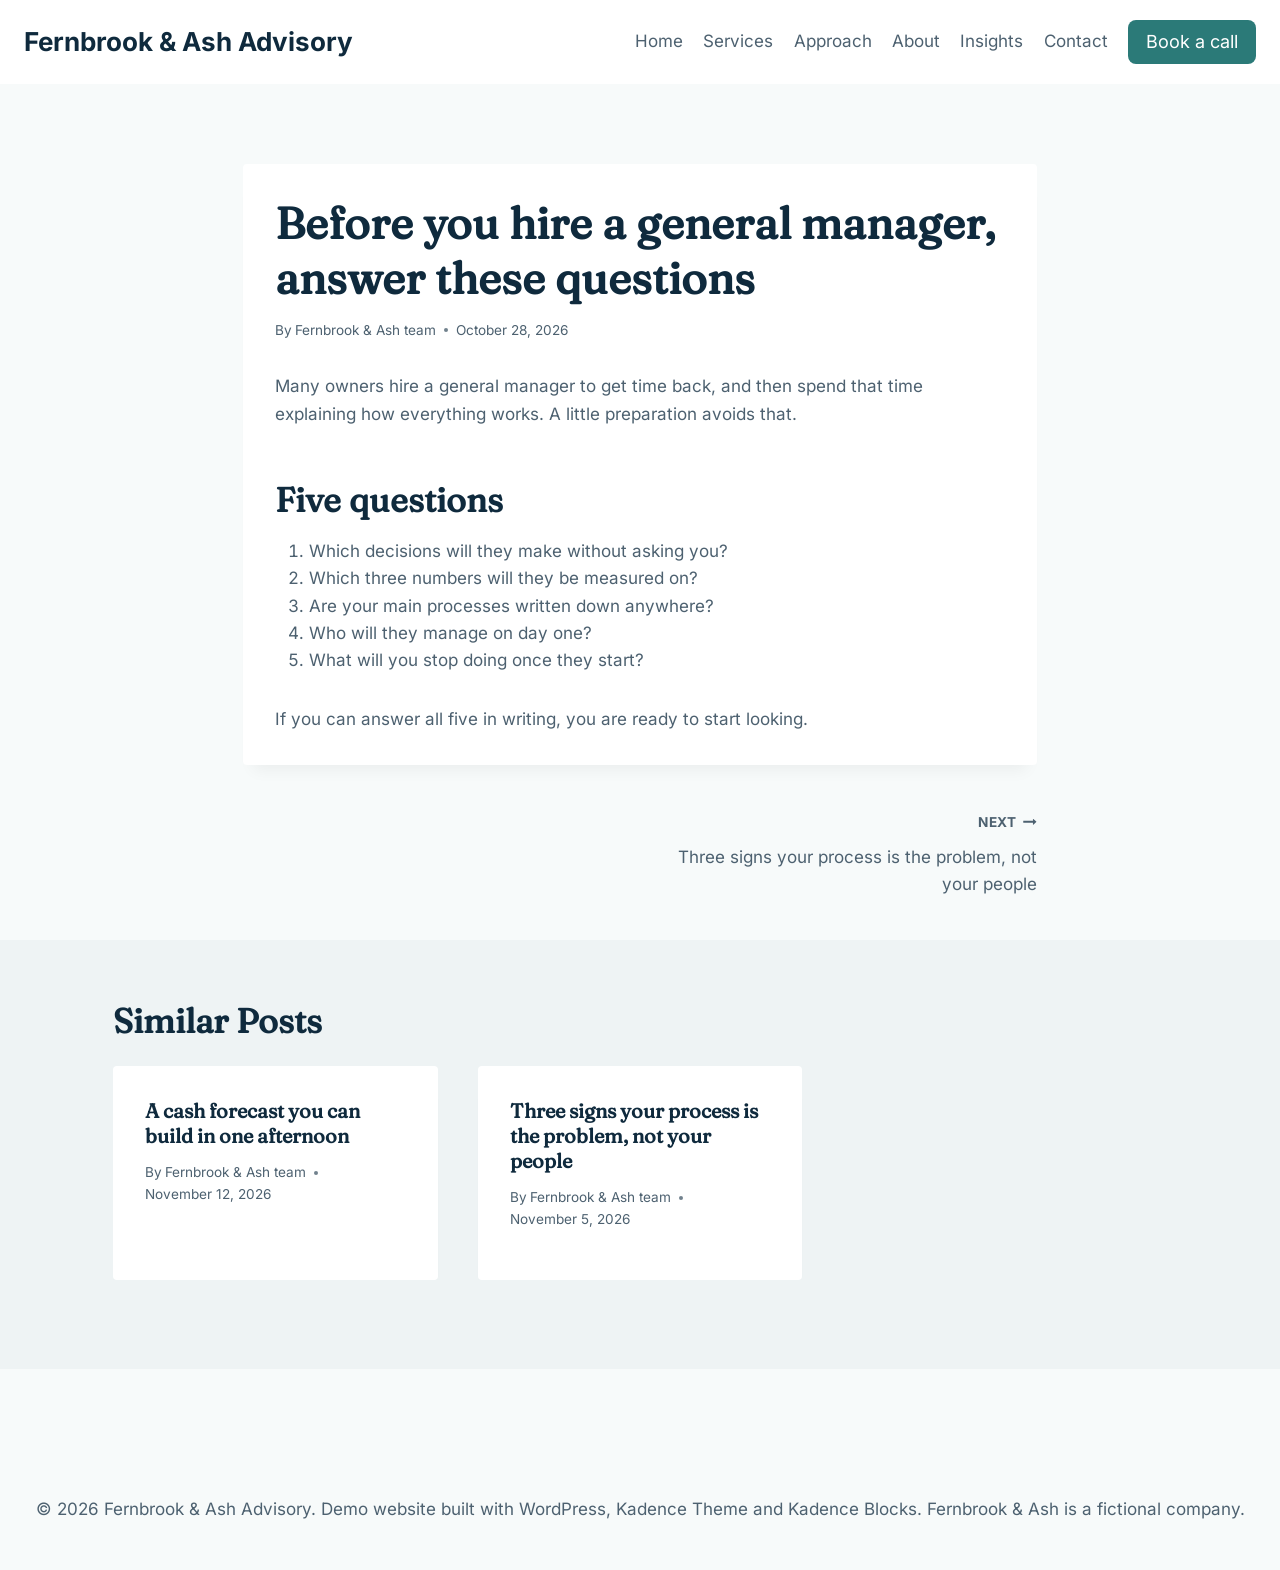
<file: before-you-hire-a-general-manager/index.html>
<!doctype html>
<html lang="en-US" class="no-js" itemtype="https://schema.org/Blog" itemscope>
<head>
	<meta charset="UTF-8">
	<meta name="viewport" content="width=device-width, initial-scale=1, minimum-scale=1">
	<title>Before you hire a general manager, answer these questions &#8211; Fernbrook &amp; Ash Advisory</title>
<meta name='robots' content='max-image-preview:large' />
			<script>document.documentElement.classList.remove( 'no-js' );</script>
			<style id="wp-img-auto-sizes-contain-inline-css">
img:is([sizes=auto i],[sizes^="auto," i]){contain-intrinsic-size:3000px 1500px}
/*# sourceURL=wp-img-auto-sizes-contain-inline-css */
</style>
<style id="wp-block-library-inline-css">
:root{--wp-block-synced-color:#7a00df;--wp-block-synced-color--rgb:122,0,223;--wp-bound-block-color:var(--wp-block-synced-color);--wp-editor-canvas-background:#ddd;--wp-admin-theme-color:#007cba;--wp-admin-theme-color--rgb:0,124,186;--wp-admin-theme-color-darker-10:#006ba1;--wp-admin-theme-color-darker-10--rgb:0,107,160.5;--wp-admin-theme-color-darker-20:#005a87;--wp-admin-theme-color-darker-20--rgb:0,90,135;--wp-admin-border-width-focus:2px}@media (min-resolution:192dpi){:root{--wp-admin-border-width-focus:1.5px}}.wp-element-button{cursor:pointer}:root .has-very-light-gray-background-color{background-color:#eee}:root .has-very-dark-gray-background-color{background-color:#313131}:root .has-very-light-gray-color{color:#eee}:root .has-very-dark-gray-color{color:#313131}:root .has-vivid-green-cyan-to-vivid-cyan-blue-gradient-background{background:linear-gradient(135deg,#00d084,#0693e3)}:root .has-purple-crush-gradient-background{background:linear-gradient(135deg,#34e2e4,#4721fb 50%,#ab1dfe)}:root .has-hazy-dawn-gradient-background{background:linear-gradient(135deg,#faaca8,#dad0ec)}:root .has-subdued-olive-gradient-background{background:linear-gradient(135deg,#fafae1,#67a671)}:root .has-atomic-cream-gradient-background{background:linear-gradient(135deg,#fdd79a,#004a59)}:root .has-nightshade-gradient-background{background:linear-gradient(135deg,#330968,#31cdcf)}:root .has-midnight-gradient-background{background:linear-gradient(135deg,#020381,#2874fc)}:root{--wp--preset--font-size--normal:16px;--wp--preset--font-size--huge:42px}.has-regular-font-size{font-size:1em}.has-larger-font-size{font-size:2.625em}.has-normal-font-size{font-size:var(--wp--preset--font-size--normal)}.has-huge-font-size{font-size:var(--wp--preset--font-size--huge)}:root .has-text-align-center{text-align:center}:root .has-text-align-left{text-align:left}:root .has-text-align-right{text-align:right}.has-fit-text{white-space:nowrap!important}#end-resizable-editor-section{display:none}.aligncenter{clear:both}.items-justified-left{justify-content:flex-start}.items-justified-center{justify-content:center}.items-justified-right{justify-content:flex-end}.items-justified-space-between{justify-content:space-between}.screen-reader-text{word-wrap:normal!important;border:0;clip-path:inset(50%);height:1px;margin:-1px;overflow:hidden;padding:0;position:absolute;width:1px;word-break:normal!important}.screen-reader-text:focus{background-color:#ddd;clip-path:none;color:#444;display:block;font-size:1em;height:auto;left:5px;line-height:normal;padding:15px 23px 14px;text-decoration:none;top:5px;width:auto;z-index:100000}html :where(.has-border-color){border-style:solid}html :where([style^=border-color],[style*=";border-color"],[style*="; border-color"]){border-style:solid}html :where([style^=border-top-color],[style*=";border-top-color"],[style*="; border-top-color"]){border-top-style:solid}html :where([style^=border-right-color],[style*=";border-right-color"],[style*="; border-right-color"]){border-right-style:solid}html :where([style^=border-bottom-color],[style*=";border-bottom-color"],[style*="; border-bottom-color"]){border-bottom-style:solid}html :where([style^=border-left-color],[style*=";border-left-color"],[style*="; border-left-color"]){border-left-style:solid}html :where([style^=border-width],[style*=";border-width"],[style*="; border-width"]){border-style:solid}html :where([style^=border-top-width],[style*=";border-top-width"],[style*="; border-top-width"]){border-top-style:solid}html :where([style^=border-right-width],[style*=";border-right-width"],[style*="; border-right-width"]){border-right-style:solid}html :where([style^=border-bottom-width],[style*=";border-bottom-width"],[style*="; border-bottom-width"]){border-bottom-style:solid}html :where([style^=border-left-width],[style*=";border-left-width"],[style*="; border-left-width"]){border-left-style:solid}html :where(img[class*=wp-image-]){height:auto;max-width:100%}:where(figure){margin:0 0 1em}html :where(.is-position-sticky){--wp-admin--admin-bar--position-offset:var(--wp-admin--admin-bar--height,0px)}@media screen and (max-width:600px){html :where(.is-position-sticky){--wp-admin--admin-bar--position-offset:0px}}

/*# sourceURL=/wp-includes/css/dist/block-library/common.min.css */
</style>
<style id="wp-block-heading-inline-css">
h1:where(.wp-block-heading).has-background,h2:where(.wp-block-heading).has-background,h3:where(.wp-block-heading).has-background,h4:where(.wp-block-heading).has-background,h5:where(.wp-block-heading).has-background,h6:where(.wp-block-heading).has-background{padding:1.25em 2.375em}h1.has-text-align-left[style*=writing-mode]:where([style*=vertical-lr]),h1.has-text-align-right[style*=writing-mode]:where([style*=vertical-rl]),h2.has-text-align-left[style*=writing-mode]:where([style*=vertical-lr]),h2.has-text-align-right[style*=writing-mode]:where([style*=vertical-rl]),h3.has-text-align-left[style*=writing-mode]:where([style*=vertical-lr]),h3.has-text-align-right[style*=writing-mode]:where([style*=vertical-rl]),h4.has-text-align-left[style*=writing-mode]:where([style*=vertical-lr]),h4.has-text-align-right[style*=writing-mode]:where([style*=vertical-rl]),h5.has-text-align-left[style*=writing-mode]:where([style*=vertical-lr]),h5.has-text-align-right[style*=writing-mode]:where([style*=vertical-rl]),h6.has-text-align-left[style*=writing-mode]:where([style*=vertical-lr]),h6.has-text-align-right[style*=writing-mode]:where([style*=vertical-rl]){rotate:180deg}
/*# sourceURL=/wp-includes/blocks/heading/style.min.css */
</style>
<style id="wp-block-list-inline-css">
ol,ul{box-sizing:border-box}:root :where(.wp-block-list.has-background){padding:1.25em 2.375em}
/*# sourceURL=/wp-includes/blocks/list/style.min.css */
</style>
<style id="wp-block-paragraph-inline-css">
.is-small-text{font-size:.875em}.is-regular-text{font-size:1em}.is-large-text{font-size:2.25em}.is-larger-text{font-size:3em}.has-drop-cap:not(:focus):first-letter{float:left;font-size:8.4em;font-style:normal;font-weight:100;line-height:.68;margin:.05em .1em 0 0;text-transform:uppercase}body.rtl .has-drop-cap:not(:focus):first-letter{float:none;margin-left:.1em}p.has-drop-cap.has-background{overflow:hidden}:root :where(p.has-background){padding:1.25em 2.375em}:where(p.has-text-color:not(.has-link-color)) a{color:inherit}p.has-text-align-left[style*="writing-mode:vertical-lr"],p.has-text-align-right[style*="writing-mode:vertical-rl"]{rotate:180deg}
/*# sourceURL=/wp-includes/blocks/paragraph/style.min.css */
</style>

<style id="classic-theme-styles-inline-css">
/*! This file is auto-generated */
.wp-block-button__link{color:#fff;background-color:#32373c;border-radius:9999px;box-shadow:none;text-decoration:none;padding:calc(.667em + 2px) calc(1.333em + 2px);font-size:1.125em}.wp-block-file__button{background:#32373c;color:#fff;text-decoration:none}
/*# sourceURL=/wp-includes/css/classic-themes.min.css */
</style>

<style id="global-styles-inline-css">
:root{--wp--preset--aspect-ratio--square: 1;--wp--preset--aspect-ratio--4-3: 4/3;--wp--preset--aspect-ratio--3-4: 3/4;--wp--preset--aspect-ratio--3-2: 3/2;--wp--preset--aspect-ratio--2-3: 2/3;--wp--preset--aspect-ratio--16-9: 16/9;--wp--preset--aspect-ratio--9-16: 9/16;--wp--preset--color--black: #000000;--wp--preset--color--cyan-bluish-gray: #abb8c3;--wp--preset--color--white: #ffffff;--wp--preset--color--pale-pink: #f78da7;--wp--preset--color--vivid-red: #cf2e2e;--wp--preset--color--luminous-vivid-orange: #ff6900;--wp--preset--color--luminous-vivid-amber: #fcb900;--wp--preset--color--light-green-cyan: #7bdcb5;--wp--preset--color--vivid-green-cyan: #00d084;--wp--preset--color--pale-cyan-blue: #8ed1fc;--wp--preset--color--vivid-cyan-blue: #0693e3;--wp--preset--color--vivid-purple: #9b51e0;--wp--preset--color--theme-palette-1: var(--global-palette1);--wp--preset--color--theme-palette-2: var(--global-palette2);--wp--preset--color--theme-palette-3: var(--global-palette3);--wp--preset--color--theme-palette-4: var(--global-palette4);--wp--preset--color--theme-palette-5: var(--global-palette5);--wp--preset--color--theme-palette-6: var(--global-palette6);--wp--preset--color--theme-palette-7: var(--global-palette7);--wp--preset--color--theme-palette-8: var(--global-palette8);--wp--preset--color--theme-palette-9: var(--global-palette9);--wp--preset--color--theme-palette-10: var(--global-palette10);--wp--preset--color--theme-palette-11: var(--global-palette11);--wp--preset--color--theme-palette-12: var(--global-palette12);--wp--preset--color--theme-palette-13: var(--global-palette13);--wp--preset--color--theme-palette-14: var(--global-palette14);--wp--preset--color--theme-palette-15: var(--global-palette15);--wp--preset--color--palette-1: #2b7a78;--wp--preset--color--palette-2: #1d5f5d;--wp--preset--color--palette-3: #0f2a3d;--wp--preset--color--palette-4: #22384a;--wp--preset--color--palette-5: #4d6170;--wp--preset--color--palette-6: #5f717d;--wp--preset--color--palette-7: #eef3f4;--wp--preset--color--palette-8: #f7fafa;--wp--preset--color--palette-9: #ffffff;--wp--preset--color--palette-10: #a1676d;--wp--preset--color--palette-11: #13612e;--wp--preset--color--palette-12: #1159af;--wp--preset--color--palette-13: #b82105;--wp--preset--color--palette-14: #f7630c;--wp--preset--color--palette-15: #f5a524;--wp--preset--gradient--vivid-cyan-blue-to-vivid-purple: linear-gradient(135deg,rgb(6,147,227) 0%,rgb(155,81,224) 100%);--wp--preset--gradient--light-green-cyan-to-vivid-green-cyan: linear-gradient(135deg,rgb(122,220,180) 0%,rgb(0,208,130) 100%);--wp--preset--gradient--luminous-vivid-amber-to-luminous-vivid-orange: linear-gradient(135deg,rgb(252,185,0) 0%,rgb(255,105,0) 100%);--wp--preset--gradient--luminous-vivid-orange-to-vivid-red: linear-gradient(135deg,rgb(255,105,0) 0%,rgb(207,46,46) 100%);--wp--preset--gradient--very-light-gray-to-cyan-bluish-gray: linear-gradient(135deg,rgb(238,238,238) 0%,rgb(169,184,195) 100%);--wp--preset--gradient--cool-to-warm-spectrum: linear-gradient(135deg,rgb(74,234,220) 0%,rgb(151,120,209) 20%,rgb(207,42,186) 40%,rgb(238,44,130) 60%,rgb(251,105,98) 80%,rgb(254,248,76) 100%);--wp--preset--gradient--blush-light-purple: linear-gradient(135deg,rgb(255,206,236) 0%,rgb(152,150,240) 100%);--wp--preset--gradient--blush-bordeaux: linear-gradient(135deg,rgb(254,205,165) 0%,rgb(254,45,45) 50%,rgb(107,0,62) 100%);--wp--preset--gradient--luminous-dusk: linear-gradient(135deg,rgb(255,203,112) 0%,rgb(199,81,192) 50%,rgb(65,88,208) 100%);--wp--preset--gradient--pale-ocean: linear-gradient(135deg,rgb(255,245,203) 0%,rgb(182,227,212) 50%,rgb(51,167,181) 100%);--wp--preset--gradient--electric-grass: linear-gradient(135deg,rgb(202,248,128) 0%,rgb(113,206,126) 100%);--wp--preset--gradient--midnight: linear-gradient(135deg,rgb(2,3,129) 0%,rgb(40,116,252) 100%);--wp--preset--font-size--small: var(--global-font-size-small);--wp--preset--font-size--medium: var(--global-font-size-medium);--wp--preset--font-size--large: var(--global-font-size-large);--wp--preset--font-size--x-large: 42px;--wp--preset--font-size--larger: var(--global-font-size-larger);--wp--preset--font-size--xxlarge: var(--global-font-size-xxlarge);--wp--preset--spacing--20: 0.44rem;--wp--preset--spacing--30: 0.67rem;--wp--preset--spacing--40: 1rem;--wp--preset--spacing--50: 1.5rem;--wp--preset--spacing--60: 2.25rem;--wp--preset--spacing--70: 3.38rem;--wp--preset--spacing--80: 5.06rem;--wp--preset--shadow--natural: 6px 6px 9px rgba(0, 0, 0, 0.2);--wp--preset--shadow--deep: 12px 12px 50px rgba(0, 0, 0, 0.4);--wp--preset--shadow--sharp: 6px 6px 0px rgba(0, 0, 0, 0.2);--wp--preset--shadow--outlined: 6px 6px 0px -3px rgb(255, 255, 255), 6px 6px rgb(0, 0, 0);--wp--preset--shadow--crisp: 6px 6px 0px rgb(0, 0, 0);}.wp-block-button{--wp--preset--dimension--25: 25%;--wp--preset--dimension--50: 50%;--wp--preset--dimension--75: 75%;--wp--preset--dimension--100: 100%;}:root { --wp--style--global--content-size: var(--global-calc-content-width);--wp--style--global--wide-size: var(--global-calc-wide-content-width); }:where(body) { margin: 0; }:where(.is-layout-flex){gap: 0.5em;}:where(.is-layout-grid){gap: 0.5em;}body .is-layout-flex{display: flex;}.is-layout-flex{flex-wrap: wrap;align-items: center;}.is-layout-flex > :is(*, div){margin: 0;}body .is-layout-grid{display: grid;}.is-layout-grid > :is(*, div){margin: 0;}body{padding-top: 0px;padding-right: 0px;padding-bottom: 0px;padding-left: 0px;}:root :where(.wp-element-button, .wp-block-button__link){font-style: inherit;font-weight: inherit;letter-spacing: inherit;text-transform: inherit;}.has-black-color{color: var(--wp--preset--color--black) !important;}.has-cyan-bluish-gray-color{color: var(--wp--preset--color--cyan-bluish-gray) !important;}.has-white-color{color: var(--wp--preset--color--white) !important;}.has-pale-pink-color{color: var(--wp--preset--color--pale-pink) !important;}.has-vivid-red-color{color: var(--wp--preset--color--vivid-red) !important;}.has-luminous-vivid-orange-color{color: var(--wp--preset--color--luminous-vivid-orange) !important;}.has-luminous-vivid-amber-color{color: var(--wp--preset--color--luminous-vivid-amber) !important;}.has-light-green-cyan-color{color: var(--wp--preset--color--light-green-cyan) !important;}.has-vivid-green-cyan-color{color: var(--wp--preset--color--vivid-green-cyan) !important;}.has-pale-cyan-blue-color{color: var(--wp--preset--color--pale-cyan-blue) !important;}.has-vivid-cyan-blue-color{color: var(--wp--preset--color--vivid-cyan-blue) !important;}.has-vivid-purple-color{color: var(--wp--preset--color--vivid-purple) !important;}.has-theme-palette-1-color{color: var(--wp--preset--color--theme-palette-1) !important;}.has-theme-palette-2-color{color: var(--wp--preset--color--theme-palette-2) !important;}.has-theme-palette-3-color{color: var(--wp--preset--color--theme-palette-3) !important;}.has-theme-palette-4-color{color: var(--wp--preset--color--theme-palette-4) !important;}.has-theme-palette-5-color{color: var(--wp--preset--color--theme-palette-5) !important;}.has-theme-palette-6-color{color: var(--wp--preset--color--theme-palette-6) !important;}.has-theme-palette-7-color{color: var(--wp--preset--color--theme-palette-7) !important;}.has-theme-palette-8-color{color: var(--wp--preset--color--theme-palette-8) !important;}.has-theme-palette-9-color{color: var(--wp--preset--color--theme-palette-9) !important;}.has-theme-palette-10-color{color: var(--wp--preset--color--theme-palette-10) !important;}.has-theme-palette-11-color{color: var(--wp--preset--color--theme-palette-11) !important;}.has-theme-palette-12-color{color: var(--wp--preset--color--theme-palette-12) !important;}.has-theme-palette-13-color{color: var(--wp--preset--color--theme-palette-13) !important;}.has-theme-palette-14-color{color: var(--wp--preset--color--theme-palette-14) !important;}.has-theme-palette-15-color{color: var(--wp--preset--color--theme-palette-15) !important;}.has-palette-1-color{color: var(--wp--preset--color--palette-1) !important;}.has-palette-2-color{color: var(--wp--preset--color--palette-2) !important;}.has-palette-3-color{color: var(--wp--preset--color--palette-3) !important;}.has-palette-4-color{color: var(--wp--preset--color--palette-4) !important;}.has-palette-5-color{color: var(--wp--preset--color--palette-5) !important;}.has-palette-6-color{color: var(--wp--preset--color--palette-6) !important;}.has-palette-7-color{color: var(--wp--preset--color--palette-7) !important;}.has-palette-8-color{color: var(--wp--preset--color--palette-8) !important;}.has-palette-9-color{color: var(--wp--preset--color--palette-9) !important;}.has-palette-10-color{color: var(--wp--preset--color--palette-10) !important;}.has-palette-11-color{color: var(--wp--preset--color--palette-11) !important;}.has-palette-12-color{color: var(--wp--preset--color--palette-12) !important;}.has-palette-13-color{color: var(--wp--preset--color--palette-13) !important;}.has-palette-14-color{color: var(--wp--preset--color--palette-14) !important;}.has-palette-15-color{color: var(--wp--preset--color--palette-15) !important;}.has-black-background-color{background-color: var(--wp--preset--color--black) !important;}.has-cyan-bluish-gray-background-color{background-color: var(--wp--preset--color--cyan-bluish-gray) !important;}.has-white-background-color{background-color: var(--wp--preset--color--white) !important;}.has-pale-pink-background-color{background-color: var(--wp--preset--color--pale-pink) !important;}.has-vivid-red-background-color{background-color: var(--wp--preset--color--vivid-red) !important;}.has-luminous-vivid-orange-background-color{background-color: var(--wp--preset--color--luminous-vivid-orange) !important;}.has-luminous-vivid-amber-background-color{background-color: var(--wp--preset--color--luminous-vivid-amber) !important;}.has-light-green-cyan-background-color{background-color: var(--wp--preset--color--light-green-cyan) !important;}.has-vivid-green-cyan-background-color{background-color: var(--wp--preset--color--vivid-green-cyan) !important;}.has-pale-cyan-blue-background-color{background-color: var(--wp--preset--color--pale-cyan-blue) !important;}.has-vivid-cyan-blue-background-color{background-color: var(--wp--preset--color--vivid-cyan-blue) !important;}.has-vivid-purple-background-color{background-color: var(--wp--preset--color--vivid-purple) !important;}.has-theme-palette-1-background-color{background-color: var(--wp--preset--color--theme-palette-1) !important;}.has-theme-palette-2-background-color{background-color: var(--wp--preset--color--theme-palette-2) !important;}.has-theme-palette-3-background-color{background-color: var(--wp--preset--color--theme-palette-3) !important;}.has-theme-palette-4-background-color{background-color: var(--wp--preset--color--theme-palette-4) !important;}.has-theme-palette-5-background-color{background-color: var(--wp--preset--color--theme-palette-5) !important;}.has-theme-palette-6-background-color{background-color: var(--wp--preset--color--theme-palette-6) !important;}.has-theme-palette-7-background-color{background-color: var(--wp--preset--color--theme-palette-7) !important;}.has-theme-palette-8-background-color{background-color: var(--wp--preset--color--theme-palette-8) !important;}.has-theme-palette-9-background-color{background-color: var(--wp--preset--color--theme-palette-9) !important;}.has-theme-palette-10-background-color{background-color: var(--wp--preset--color--theme-palette-10) !important;}.has-theme-palette-11-background-color{background-color: var(--wp--preset--color--theme-palette-11) !important;}.has-theme-palette-12-background-color{background-color: var(--wp--preset--color--theme-palette-12) !important;}.has-theme-palette-13-background-color{background-color: var(--wp--preset--color--theme-palette-13) !important;}.has-theme-palette-14-background-color{background-color: var(--wp--preset--color--theme-palette-14) !important;}.has-theme-palette-15-background-color{background-color: var(--wp--preset--color--theme-palette-15) !important;}.has-palette-1-background-color{background-color: var(--wp--preset--color--palette-1) !important;}.has-palette-2-background-color{background-color: var(--wp--preset--color--palette-2) !important;}.has-palette-3-background-color{background-color: var(--wp--preset--color--palette-3) !important;}.has-palette-4-background-color{background-color: var(--wp--preset--color--palette-4) !important;}.has-palette-5-background-color{background-color: var(--wp--preset--color--palette-5) !important;}.has-palette-6-background-color{background-color: var(--wp--preset--color--palette-6) !important;}.has-palette-7-background-color{background-color: var(--wp--preset--color--palette-7) !important;}.has-palette-8-background-color{background-color: var(--wp--preset--color--palette-8) !important;}.has-palette-9-background-color{background-color: var(--wp--preset--color--palette-9) !important;}.has-palette-10-background-color{background-color: var(--wp--preset--color--palette-10) !important;}.has-palette-11-background-color{background-color: var(--wp--preset--color--palette-11) !important;}.has-palette-12-background-color{background-color: var(--wp--preset--color--palette-12) !important;}.has-palette-13-background-color{background-color: var(--wp--preset--color--palette-13) !important;}.has-palette-14-background-color{background-color: var(--wp--preset--color--palette-14) !important;}.has-palette-15-background-color{background-color: var(--wp--preset--color--palette-15) !important;}.has-black-border-color{border-color: var(--wp--preset--color--black) !important;}.has-cyan-bluish-gray-border-color{border-color: var(--wp--preset--color--cyan-bluish-gray) !important;}.has-white-border-color{border-color: var(--wp--preset--color--white) !important;}.has-pale-pink-border-color{border-color: var(--wp--preset--color--pale-pink) !important;}.has-vivid-red-border-color{border-color: var(--wp--preset--color--vivid-red) !important;}.has-luminous-vivid-orange-border-color{border-color: var(--wp--preset--color--luminous-vivid-orange) !important;}.has-luminous-vivid-amber-border-color{border-color: var(--wp--preset--color--luminous-vivid-amber) !important;}.has-light-green-cyan-border-color{border-color: var(--wp--preset--color--light-green-cyan) !important;}.has-vivid-green-cyan-border-color{border-color: var(--wp--preset--color--vivid-green-cyan) !important;}.has-pale-cyan-blue-border-color{border-color: var(--wp--preset--color--pale-cyan-blue) !important;}.has-vivid-cyan-blue-border-color{border-color: var(--wp--preset--color--vivid-cyan-blue) !important;}.has-vivid-purple-border-color{border-color: var(--wp--preset--color--vivid-purple) !important;}.has-theme-palette-1-border-color{border-color: var(--wp--preset--color--theme-palette-1) !important;}.has-theme-palette-2-border-color{border-color: var(--wp--preset--color--theme-palette-2) !important;}.has-theme-palette-3-border-color{border-color: var(--wp--preset--color--theme-palette-3) !important;}.has-theme-palette-4-border-color{border-color: var(--wp--preset--color--theme-palette-4) !important;}.has-theme-palette-5-border-color{border-color: var(--wp--preset--color--theme-palette-5) !important;}.has-theme-palette-6-border-color{border-color: var(--wp--preset--color--theme-palette-6) !important;}.has-theme-palette-7-border-color{border-color: var(--wp--preset--color--theme-palette-7) !important;}.has-theme-palette-8-border-color{border-color: var(--wp--preset--color--theme-palette-8) !important;}.has-theme-palette-9-border-color{border-color: var(--wp--preset--color--theme-palette-9) !important;}.has-theme-palette-10-border-color{border-color: var(--wp--preset--color--theme-palette-10) !important;}.has-theme-palette-11-border-color{border-color: var(--wp--preset--color--theme-palette-11) !important;}.has-theme-palette-12-border-color{border-color: var(--wp--preset--color--theme-palette-12) !important;}.has-theme-palette-13-border-color{border-color: var(--wp--preset--color--theme-palette-13) !important;}.has-theme-palette-14-border-color{border-color: var(--wp--preset--color--theme-palette-14) !important;}.has-theme-palette-15-border-color{border-color: var(--wp--preset--color--theme-palette-15) !important;}.has-palette-1-border-color{border-color: var(--wp--preset--color--palette-1) !important;}.has-palette-2-border-color{border-color: var(--wp--preset--color--palette-2) !important;}.has-palette-3-border-color{border-color: var(--wp--preset--color--palette-3) !important;}.has-palette-4-border-color{border-color: var(--wp--preset--color--palette-4) !important;}.has-palette-5-border-color{border-color: var(--wp--preset--color--palette-5) !important;}.has-palette-6-border-color{border-color: var(--wp--preset--color--palette-6) !important;}.has-palette-7-border-color{border-color: var(--wp--preset--color--palette-7) !important;}.has-palette-8-border-color{border-color: var(--wp--preset--color--palette-8) !important;}.has-palette-9-border-color{border-color: var(--wp--preset--color--palette-9) !important;}.has-palette-10-border-color{border-color: var(--wp--preset--color--palette-10) !important;}.has-palette-11-border-color{border-color: var(--wp--preset--color--palette-11) !important;}.has-palette-12-border-color{border-color: var(--wp--preset--color--palette-12) !important;}.has-palette-13-border-color{border-color: var(--wp--preset--color--palette-13) !important;}.has-palette-14-border-color{border-color: var(--wp--preset--color--palette-14) !important;}.has-palette-15-border-color{border-color: var(--wp--preset--color--palette-15) !important;}.has-vivid-cyan-blue-to-vivid-purple-gradient-background{background: var(--wp--preset--gradient--vivid-cyan-blue-to-vivid-purple) !important;}.has-light-green-cyan-to-vivid-green-cyan-gradient-background{background: var(--wp--preset--gradient--light-green-cyan-to-vivid-green-cyan) !important;}.has-luminous-vivid-amber-to-luminous-vivid-orange-gradient-background{background: var(--wp--preset--gradient--luminous-vivid-amber-to-luminous-vivid-orange) !important;}.has-luminous-vivid-orange-to-vivid-red-gradient-background{background: var(--wp--preset--gradient--luminous-vivid-orange-to-vivid-red) !important;}.has-very-light-gray-to-cyan-bluish-gray-gradient-background{background: var(--wp--preset--gradient--very-light-gray-to-cyan-bluish-gray) !important;}.has-cool-to-warm-spectrum-gradient-background{background: var(--wp--preset--gradient--cool-to-warm-spectrum) !important;}.has-blush-light-purple-gradient-background{background: var(--wp--preset--gradient--blush-light-purple) !important;}.has-blush-bordeaux-gradient-background{background: var(--wp--preset--gradient--blush-bordeaux) !important;}.has-luminous-dusk-gradient-background{background: var(--wp--preset--gradient--luminous-dusk) !important;}.has-pale-ocean-gradient-background{background: var(--wp--preset--gradient--pale-ocean) !important;}.has-electric-grass-gradient-background{background: var(--wp--preset--gradient--electric-grass) !important;}.has-midnight-gradient-background{background: var(--wp--preset--gradient--midnight) !important;}.has-small-font-size{font-size: var(--wp--preset--font-size--small) !important;}.has-medium-font-size{font-size: var(--wp--preset--font-size--medium) !important;}.has-large-font-size{font-size: var(--wp--preset--font-size--large) !important;}.has-x-large-font-size{font-size: var(--wp--preset--font-size--x-large) !important;}.has-larger-font-size{font-size: var(--wp--preset--font-size--larger) !important;}.has-xxlarge-font-size{font-size: var(--wp--preset--font-size--xxlarge) !important;}
/*# sourceURL=global-styles-inline-css */
</style>

<link rel='stylesheet' id='kadence-global-css' href='../wp-content/themes/kadence/assets/css/global.min.css' media='all' />
<style id="kadence-global-inline-css">
/* Kadence Base CSS */
:root{--global-palette1:#2b7a78;--global-palette2:#1d5f5d;--global-palette3:#0f2a3d;--global-palette4:#22384a;--global-palette5:#4d6170;--global-palette6:#5f717d;--global-palette7:#eef3f4;--global-palette8:#f7fafa;--global-palette9:#ffffff;--global-palette10:oklch(from var(--global-palette1) calc(l + 0.10 * (1 - l)) calc(c * 1.00) calc(h + 180) / 100%);--global-palette11:#13612e;--global-palette12:#1159af;--global-palette13:#b82105;--global-palette14:#f7630c;--global-palette15:#f5a524;--global-palette9rgb:255, 255, 255;--global-palette-highlight:var(--global-palette1);--global-palette-highlight-alt:var(--global-palette2);--global-palette-highlight-alt2:var(--global-palette9);--global-palette-btn-bg:var(--global-palette1);--global-palette-btn-bg-hover:var(--global-palette2);--global-palette-btn:var(--global-palette9);--global-palette-btn-hover:var(--global-palette9);--global-palette-btn-sec-bg:var(--global-palette7);--global-palette-btn-sec-bg-hover:var(--global-palette2);--global-palette-btn-sec:var(--global-palette3);--global-palette-btn-sec-hover:var(--global-palette9);--global-body-font-family:Inter, var(--global-fallback-font);--global-heading-font-family:Fraunces, var(--global-fallback-font);--global-primary-nav-font-family:inherit;--global-fallback-font:sans-serif;--global-display-fallback-font:sans-serif;--global-content-width:1290px;--global-content-wide-width:calc(1290px + 230px);--global-content-narrow-width:842px;--global-content-edge-padding:1.5rem;--global-content-boxed-padding:2rem;--global-calc-content-width:calc(1290px - var(--global-content-edge-padding) - var(--global-content-edge-padding) );--wp--style--global--content-size:var(--global-calc-content-width);}.wp-site-blocks{--global-vw:calc( 100vw - ( 0.5 * var(--scrollbar-offset)));}body{background:var(--global-palette8);}body, input, select, optgroup, textarea{font-weight:400;font-size:17px;line-height:1.6;font-family:var(--global-body-font-family);color:var(--global-palette5);}.content-bg, body.content-style-unboxed .site{background:var(--global-palette9);}h1,h2,h3,h4,h5,h6{font-family:var(--global-heading-font-family);}h1{font-weight:600;font-size:44px;line-height:1.25;color:var(--global-palette3);}h2{font-weight:600;font-size:34px;line-height:1.25;color:var(--global-palette3);}h3{font-weight:600;font-size:24px;line-height:1.25;color:var(--global-palette3);}h4{font-weight:600;font-size:20px;line-height:1.25;color:var(--global-palette3);}h5{font-weight:700;font-size:20px;line-height:1.5;color:var(--global-palette4);}h6{font-weight:700;font-size:18px;line-height:1.5;color:var(--global-palette5);}.entry-hero .kadence-breadcrumbs{max-width:1290px;}.site-container, .site-header-row-layout-contained, .site-footer-row-layout-contained, .entry-hero-layout-contained, .comments-area, .alignfull > .wp-block-cover__inner-container, .alignwide > .wp-block-cover__inner-container{max-width:var(--global-content-width);}.content-width-narrow .content-container.site-container, .content-width-narrow .hero-container.site-container{max-width:var(--global-content-narrow-width);}@media all and (min-width: 1520px){.wp-site-blocks .content-container  .alignwide{margin-left:-115px;margin-right:-115px;width:unset;max-width:unset;}}@media all and (min-width: 1102px){.content-width-narrow .wp-site-blocks .content-container .alignwide{margin-left:-130px;margin-right:-130px;width:unset;max-width:unset;}}.content-style-boxed .wp-site-blocks .entry-content .alignwide{margin-left:calc( -1 * var( --global-content-boxed-padding ) );margin-right:calc( -1 * var( --global-content-boxed-padding ) );}.content-area{margin-top:5rem;margin-bottom:5rem;}@media all and (max-width: 1024px){.content-area{margin-top:3rem;margin-bottom:3rem;}}@media all and (max-width: 767px){.content-area{margin-top:2rem;margin-bottom:2rem;}}@media all and (max-width: 1024px){:root{--global-content-boxed-padding:2rem;}}@media all and (max-width: 767px){:root{--global-content-boxed-padding:1.5rem;}}.entry-content-wrap{padding:2rem;}@media all and (max-width: 1024px){.entry-content-wrap{padding:2rem;}}@media all and (max-width: 767px){.entry-content-wrap{padding:1.5rem;}}.entry.single-entry{box-shadow:0px 15px 15px -10px rgba(0,0,0,0.05);}.entry.loop-entry{box-shadow:0px 15px 15px -10px rgba(0,0,0,0.05);}.loop-entry .entry-content-wrap{padding:2rem;}@media all and (max-width: 1024px){.loop-entry .entry-content-wrap{padding:2rem;}}@media all and (max-width: 767px){.loop-entry .entry-content-wrap{padding:1.5rem;}}button, .button, .wp-block-button__link, input[type="button"], input[type="reset"], input[type="submit"], .fl-button, .elementor-button-wrapper .elementor-button, .wc-block-components-checkout-place-order-button, .wc-block-cart__submit{border-radius:8px;box-shadow:0px 0px 0px -7px rgba(0,0,0,0);}button:hover, button:focus, button:active, .button:hover, .button:focus, .button:active, .wp-block-button__link:hover, .wp-block-button__link:focus, .wp-block-button__link:active, input[type="button"]:hover, input[type="button"]:focus, input[type="button"]:active, input[type="reset"]:hover, input[type="reset"]:focus, input[type="reset"]:active, input[type="submit"]:hover, input[type="submit"]:focus, input[type="submit"]:active, .elementor-button-wrapper .elementor-button:hover, .elementor-button-wrapper .elementor-button:focus, .elementor-button-wrapper .elementor-button:active, .wc-block-cart__submit:hover{box-shadow:0px 15px 25px -7px rgba(0,0,0,0.1);}.kb-button.kb-btn-global-outline.kb-btn-global-inherit{padding-top:calc(px - 2px);padding-right:calc(px - 2px);padding-bottom:calc(px - 2px);padding-left:calc(px - 2px);}@media all and (min-width: 1025px){.transparent-header .entry-hero .entry-hero-container-inner{padding-top:84px;}}@media all and (max-width: 1024px){.mobile-transparent-header .entry-hero .entry-hero-container-inner{padding-top:84px;}}@media all and (max-width: 767px){.mobile-transparent-header .entry-hero .entry-hero-container-inner{padding-top:84px;}}.entry-hero.post-hero-section .entry-header{min-height:200px;}
/* Kadence Header CSS */
@media all and (max-width: 1024px){.mobile-transparent-header #masthead{position:absolute;left:0px;right:0px;z-index:100;}.kadence-scrollbar-fixer.mobile-transparent-header #masthead{right:var(--scrollbar-offset,0);}.mobile-transparent-header #masthead, .mobile-transparent-header .site-top-header-wrap .site-header-row-container-inner, .mobile-transparent-header .site-main-header-wrap .site-header-row-container-inner, .mobile-transparent-header .site-bottom-header-wrap .site-header-row-container-inner{background:transparent;}.site-header-row-tablet-layout-fullwidth, .site-header-row-tablet-layout-standard{padding:0px;}}@media all and (min-width: 1025px){.transparent-header #masthead{position:absolute;left:0px;right:0px;z-index:100;}.transparent-header.kadence-scrollbar-fixer #masthead{right:var(--scrollbar-offset,0);}.transparent-header #masthead, .transparent-header .site-top-header-wrap .site-header-row-container-inner, .transparent-header .site-main-header-wrap .site-header-row-container-inner, .transparent-header .site-bottom-header-wrap .site-header-row-container-inner{background:transparent;}}.site-branding{padding:0px 0px 0px 0px;}.site-branding .site-title{font-weight:700;font-size:26px;line-height:1.2;color:var(--global-palette3);}#masthead, #masthead .kadence-sticky-header.item-is-fixed:not(.item-at-start):not(.site-header-row-container):not(.site-main-header-wrap), #masthead .kadence-sticky-header.item-is-fixed:not(.item-at-start) > .site-header-row-container-inner{background:#ffffff;}.site-main-header-inner-wrap{min-height:84px;}.site-main-header-wrap.site-header-row-container.site-header-focus-item.site-header-row-layout-standard.kadence-sticky-header.item-is-fixed.item-is-stuck, .site-header-upper-inner-wrap.kadence-sticky-header.item-is-fixed.item-is-stuck, .site-header-inner-wrap.kadence-sticky-header.item-is-fixed.item-is-stuck, .site-top-header-wrap.site-header-row-container.site-header-focus-item.site-header-row-layout-standard.kadence-sticky-header.item-is-fixed.item-is-stuck, .site-bottom-header-wrap.site-header-row-container.site-header-focus-item.site-header-row-layout-standard.kadence-sticky-header.item-is-fixed.item-is-stuck{box-shadow:0px 0px 0px 0px rgba(0,0,0,0);}.header-navigation[class*="header-navigation-style-underline"] .header-menu-container.primary-menu-container>ul>li>a:after{width:calc( 100% - 1.2em);}.main-navigation .primary-menu-container > ul > li.menu-item > a{padding-left:calc(1.2em / 2);padding-right:calc(1.2em / 2);padding-top:0.6em;padding-bottom:0.6em;color:var(--global-palette5);}.main-navigation .primary-menu-container > ul > li.menu-item .dropdown-nav-special-toggle{right:calc(1.2em / 2);}.main-navigation .primary-menu-container > ul > li.menu-item > a:hover{color:var(--global-palette-highlight);}.main-navigation .primary-menu-container > ul > li.menu-item.current-menu-item > a{color:var(--global-palette3);}.header-navigation .header-menu-container ul ul.sub-menu, .header-navigation .header-menu-container ul ul.submenu{background:var(--global-palette3);box-shadow:0px 2px 13px 0px rgba(0,0,0,0.1);}.header-navigation .header-menu-container ul ul li.menu-item, .header-menu-container ul.menu > li.kadence-menu-mega-enabled > ul > li.menu-item > a{border-bottom:1px solid rgba(255,255,255,0.1);border-radius:0px 0px 0px 0px;}.header-navigation .header-menu-container ul ul li.menu-item > a{width:200px;padding-top:1em;padding-bottom:1em;color:var(--global-palette8);font-size:12px;}.header-navigation .header-menu-container ul ul li.menu-item > a:hover{color:var(--global-palette9);background:var(--global-palette4);border-radius:0px 0px 0px 0px;}.header-navigation .header-menu-container ul ul li.menu-item.current-menu-item > a{color:var(--global-palette9);background:var(--global-palette4);border-radius:0px 0px 0px 0px;}.mobile-toggle-open-container .menu-toggle-open, .mobile-toggle-open-container .menu-toggle-open:focus{color:var(--global-palette5);padding:0.4em 0.6em 0.4em 0.6em;font-size:14px;}.mobile-toggle-open-container .menu-toggle-open.menu-toggle-style-bordered{border:1px solid currentColor;}.mobile-toggle-open-container .menu-toggle-open .menu-toggle-icon{font-size:20px;}.mobile-toggle-open-container .menu-toggle-open:hover, .mobile-toggle-open-container .menu-toggle-open:focus-visible{color:var(--global-palette-highlight);}.mobile-navigation ul li{font-size:14px;}.mobile-navigation ul li a{padding-top:1em;padding-bottom:1em;}.mobile-navigation ul li > a, .mobile-navigation ul li.menu-item-has-children > .drawer-nav-drop-wrap{color:var(--global-palette8);}.mobile-navigation ul li.current-menu-item > a, .mobile-navigation ul li.current-menu-item.menu-item-has-children > .drawer-nav-drop-wrap{color:var(--global-palette-highlight);}.mobile-navigation ul li.menu-item-has-children .drawer-nav-drop-wrap, .mobile-navigation ul li:not(.menu-item-has-children) a{border-bottom:1px solid rgba(255,255,255,0.1);}.mobile-navigation:not(.drawer-navigation-parent-toggle-true) ul li.menu-item-has-children .drawer-nav-drop-wrap button{border-left:1px solid rgba(255,255,255,0.1);}#mobile-drawer .drawer-header .drawer-toggle{padding:0.6em 0.15em 0.6em 0.15em;font-size:24px;}#main-header .header-button{border-radius:8px 8px 8px 8px;box-shadow:0px 0px 0px -7px rgba(0,0,0,0);}#main-header .header-button:hover{box-shadow:0px 15px 25px -7px rgba(0,0,0,0.1);}
/* Kadence Footer CSS */
.site-bottom-footer-inner-wrap{padding-top:30px;padding-bottom:30px;grid-column-gap:30px;}.site-bottom-footer-inner-wrap .widget{margin-bottom:30px;}.site-bottom-footer-inner-wrap .site-footer-section:not(:last-child):after{right:calc(-30px / 2);}
/*# sourceURL=kadence-global-inline-css */
</style>
<link rel='stylesheet' id='kadence-header-css' href='../wp-content/themes/kadence/assets/css/header.min.css' media='all' />
<link rel='stylesheet' id='kadence-content-css' href='../wp-content/themes/kadence/assets/css/content.min.css' media='all' />
<link rel='stylesheet' id='kadence-related-posts-css' href='../wp-content/themes/kadence/assets/css/related-posts.min.css' media='all' />
<link rel='stylesheet' id='kad-splide-css' href='../wp-content/themes/kadence/assets/css/kadence-splide.min.css' media='all' />
<link rel='stylesheet' id='kadence-footer-css' href='../wp-content/themes/kadence/assets/css/footer.min.css' media='all' />
<style id="kadence-blocks-global-variables-inline-css">
:root {--global-kb-font-size-sm:clamp(0.8rem, 0.73rem + 0.217vw, 0.9rem);--global-kb-font-size-md:clamp(1.1rem, 0.995rem + 0.326vw, 1.25rem);--global-kb-font-size-lg:clamp(1.75rem, 1.576rem + 0.543vw, 2rem);--global-kb-font-size-xl:clamp(2.25rem, 1.728rem + 1.63vw, 3rem);--global-kb-font-size-xxl:clamp(2.5rem, 1.456rem + 3.26vw, 4rem);--global-kb-font-size-xxxl:clamp(2.75rem, 0.489rem + 7.065vw, 6rem);}
:root,:root:where(.kb-tokens){--kb-token--primitive--color--brand--primary:#2b7a78;--kb-token--primitive--color--brand--secondary:#1d5f5d;--kb-token--primitive--color--brand--accent:#ED8936;--kb-token--primitive--color--brand--button:#3633e1;--kb-token--primitive--color--brand--button-hover:#2f2ffc;--kb-token--primitive--color--neutral--0:#ffffff;--kb-token--primitive--color--neutral--50:#f7fafa;--kb-token--primitive--color--neutral--100:#eef3f4;--kb-token--primitive--color--neutral--200:#E2E8F0;--kb-token--primitive--color--neutral--300:#CBD5E0;--kb-token--primitive--color--neutral--500:#5f717d;--kb-token--primitive--color--neutral--600:#4d6170;--kb-token--primitive--color--neutral--700:#22384a;--kb-token--primitive--color--neutral--900:#0f2a3d;--kb-token--primitive--color--notice--success:#38A169;--kb-token--primitive--color--notice--warning:#DD6B20;--kb-token--primitive--color--notice--error:#E53E3E;--kb-token--primitive--color--notice--info:#3182CE;--kb-token--primitive--color--extended--complement:#a1676d;--kb-token--primitive--color--extended--success:#13612e;--kb-token--primitive--color--extended--info:#1159af;--kb-token--primitive--color--extended--alert:#b82105;--kb-token--primitive--color--extended--warning:#f7630c;--kb-token--primitive--color--extended--rating:#f5a524;--kb-token--primitive--color--transparent:transparent;--kb-token--primitive--dimension--spacing--xxs:0.5rem;--kb-token--primitive--dimension--spacing--xs:1rem;--kb-token--primitive--dimension--spacing--sm:1.5rem;--kb-token--primitive--dimension--spacing--md:2rem;--kb-token--primitive--dimension--spacing--lg:3rem;--kb-token--primitive--dimension--spacing--xl:4rem;--kb-token--primitive--dimension--spacing--xxl:5rem;--kb-token--primitive--dimension--spacing--3xl:6.5rem;--kb-token--primitive--dimension--spacing--4xl:8rem;--kb-token--primitive--dimension--spacing--5xl:10rem;--kb-token--primitive--dimension--gap--none:0rem;--kb-token--primitive--dimension--gap--xs:0.5rem;--kb-token--primitive--dimension--gap--sm:1rem;--kb-token--primitive--dimension--gap--md:2rem;--kb-token--primitive--dimension--gap--lg:4rem;--kb-token--primitive--dimension--font-size--sm:clamp(0.8rem, 0.73rem + 0.217vw, 0.9rem);--kb-token--primitive--dimension--font-size--md:clamp(1.1rem, 0.995rem + 0.326vw, 1.25rem);--kb-token--primitive--dimension--font-size--lg:clamp(1.75rem, 1.576rem + 0.543vw, 2rem);--kb-token--primitive--dimension--font-size--xl:clamp(2.25rem, 1.728rem + 1.63vw, 3rem);--kb-token--primitive--dimension--font-size--xxl:clamp(2.5rem, 1.456rem + 3.26vw, 4rem);--kb-token--primitive--dimension--font-size--xxxl:clamp(2.75rem, 0.489rem + 7.065vw, 6rem);--kb-token--primitive--dimension--radius--xs:0.125rem;--kb-token--primitive--dimension--radius--sm:0.25rem;--kb-token--primitive--dimension--radius--md:0.375rem;--kb-token--primitive--dimension--radius--lg:0.5rem;--kb-token--primitive--dimension--radius--xl:0.75rem;--kb-token--primitive--dimension--radius--2xl:1rem;--kb-token--primitive--dimension--radius--3xl:1.5rem;--kb-token--primitive--dimension--radius--full:9999px;--kb-token--primitive--dimension--border-width--sm:1px;--kb-token--primitive--dimension--border-width--md:2px;--kb-token--primitive--dimension--border-width--lg:4px;--kb-token--primitive--dimension--icon-size--sm:1rem;--kb-token--primitive--dimension--icon-size--md:1.5rem;--kb-token--primitive--dimension--icon-size--lg:2.25rem;--kb-token--primitive--fontSize--xs:0.64rem;--kb-token--primitive--fontSize--sm:0.8rem;--kb-token--primitive--fontSize--md:1rem;--kb-token--primitive--fontSize--lg:1.25rem;--kb-token--primitive--fontSize--xl:1.563rem;--kb-token--primitive--fontSize--2xl:1.953rem;--kb-token--primitive--fontSize--3xl:2.441rem;--kb-token--primitive--shadow--xs:0px 1px 2px 0px #1717171f;--kb-token--primitive--shadow--sm:0px 2px 4px 0px #1717171f;--kb-token--primitive--shadow--md:0px 2px 8px 0px #1717171f;--kb-token--semantic--color--text:var(--kb-token--primitive--color--neutral--900);--kb-token--semantic--color--text-muted:var(--kb-token--primitive--color--neutral--500);--kb-token--semantic--color--surface:var(--kb-token--primitive--color--neutral--0);--kb-token--semantic--color--surface-alt:var(--kb-token--primitive--color--neutral--50);--kb-token--semantic--color--border:var(--kb-token--primitive--color--neutral--200);--kb-token--semantic--color--border-hover:var(--kb-token--primitive--color--transparent);--kb-token--semantic--color--link:var(--kb-token--primitive--color--brand--primary);--kb-token--semantic--color--button-bg:var(--kb-token--primitive--color--brand--primary);--kb-token--semantic--color--button-text:var(--kb-token--primitive--color--neutral--0);--kb-token--semantic--color--button-bg-hover:var(--kb-token--primitive--color--brand--secondary);--kb-token--semantic--color--button-text-hover:var(--kb-token--primitive--color--neutral--0);--kb-token--semantic--color--button-border:var(--kb-token--primitive--color--transparent);--kb-token--semantic--color--icon:currentColor;--kb-token--semantic--color--icon-hover:var(--kb-token--primitive--color--brand--primary);--kb-token--semantic--color--rowlayout-bg:var(--kb-token--primitive--color--transparent);--kb-token--semantic--color--column-bg:var(--kb-token--primitive--color--transparent);--kb-token--semantic--color--column-bg-hover:var(--kb-token--primitive--color--transparent);--kb-token--semantic--color--image-bg:var(--kb-token--primitive--color--transparent);--kb-token--semantic--color--heading-bg:var(--kb-token--primitive--color--transparent);--kb-token--semantic--spacing--inline:var(--kb-token--primitive--dimension--spacing--md);--kb-token--semantic--spacing--block:var(--kb-token--primitive--dimension--spacing--lg);--kb-token--semantic--spacing--section:var(--kb-token--primitive--dimension--spacing--xl);--kb-token--semantic--spacing--media-padding:0;--kb-token--semantic--spacing--heading-padding:0;--kb-token--semantic--radius--control:3px;--kb-token--semantic--radius--media:0;--kb-token--semantic--radius--rowlayout:0;--kb-token--semantic--radius--column:0;--kb-token--semantic--radius--column-hover:0;--kb-token--semantic--radius--heading:0;--kb-token--semantic--border-width--default:var(--kb-token--primitive--dimension--border-width--sm);--kb-token--semantic--border-width--default-hover:0;--kb-token--semantic--border-width--media:0;--kb-token--semantic--border-width--button:0;--kb-token--semantic--border-style--default:none;--kb-token--semantic--border-style--default-hover:solid;--kb-token--semantic--border-style--button:solid;--kb-token--semantic--icon-size--default:var(--kb-token--primitive--dimension--icon-size--md);--kb-token--semantic--icon-size--icon:50px;--kb-token--semantic--font-size--control:1.125rem;--kb-token--semantic--font-size--heading:2rem;--kb-token--semantic--font-weight--control:normal;--kb-token--semantic--font-weight--heading:400;--kb-token--semantic--line-height--control:normal;--kb-token--semantic--line-height--heading:1.125;--kb-token--semantic--font-style--control:normal;--kb-token--semantic--text-transform--control:none;--kb-token--semantic--text-transform--heading:none;--kb-token--semantic--letter-spacing--control:0;--kb-token--semantic--letter-spacing--heading:0;--kb-token--semantic--shadow--card:0px 2px 8px 0px var(--kb-token--primitive--color--neutral--900);--kb-token--semantic--shadow--media:0px 0px 0px 0px var(--kb-token--primitive--color--transparent);--kb-token--semantic--shadow--button:0px 0px 0px 0px var(--kb-token--primitive--color--transparent);--kb-token--semantic--shadow--button-hover:0px 0px 0px 0px var(--kb-token--primitive--color--transparent);--global-kb-spacing-xxs:var(--kb-token--primitive--dimension--spacing--xxs,0.5rem);--global-kb-spacing-xs:var(--kb-token--primitive--dimension--spacing--xs,1rem);--global-kb-spacing-sm:var(--kb-token--primitive--dimension--spacing--sm,1.5rem);--global-kb-spacing-md:var(--kb-token--primitive--dimension--spacing--md,2rem);--global-kb-spacing-lg:var(--kb-token--primitive--dimension--spacing--lg,3rem);--global-kb-spacing-xl:var(--kb-token--primitive--dimension--spacing--xl,4rem);--global-kb-spacing-xxl:var(--kb-token--primitive--dimension--spacing--xxl,5rem);--global-kb-spacing-3xl:var(--kb-token--primitive--dimension--spacing--3xl,6.5rem);--global-kb-spacing-4xl:var(--kb-token--primitive--dimension--spacing--4xl,8rem);--global-kb-spacing-5xl:var(--kb-token--primitive--dimension--spacing--5xl,10rem);--global-kb-gap-none:var(--kb-token--primitive--dimension--gap--none,0rem);--global-kb-gap-xs:var(--kb-token--primitive--dimension--gap--xs,0.5rem);--global-kb-gap-sm:var(--kb-token--primitive--dimension--gap--sm,1rem);--global-kb-gap-md:var(--kb-token--primitive--dimension--gap--md,2rem);--global-kb-gap-lg:var(--kb-token--primitive--dimension--gap--lg,4rem);--global-kb-font-size-sm:var(--kb-token--primitive--dimension--font-size--sm,clamp(0.8rem, 0.73rem + 0.217vw, 0.9rem));--global-kb-font-size-md:var(--kb-token--primitive--dimension--font-size--md,clamp(1.1rem, 0.995rem + 0.326vw, 1.25rem));--global-kb-font-size-lg:var(--kb-token--primitive--dimension--font-size--lg,clamp(1.75rem, 1.576rem + 0.543vw, 2rem));--global-kb-font-size-xl:var(--kb-token--primitive--dimension--font-size--xl,clamp(2.25rem, 1.728rem + 1.63vw, 3rem));--global-kb-font-size-xxl:var(--kb-token--primitive--dimension--font-size--xxl,clamp(2.5rem, 1.456rem + 3.26vw, 4rem));--global-kb-font-size-xxxl:var(--kb-token--primitive--dimension--font-size--xxxl,clamp(2.75rem, 0.489rem + 7.065vw, 6rem));}
:root,:root:where(.kb-tokens){--kb-token--preset--kadence-singlebtn--default--button-bg:var(--kb-token--semantic--color--button-bg);--kb-token--preset--kadence-singlebtn--default--button-text:var(--kb-token--semantic--color--button-text);--kb-token--preset--kadence-singlebtn--default--button-bg-hover:var(--kb-token--semantic--color--button-bg-hover);--kb-token--preset--kadence-singlebtn--default--button-text-hover:var(--kb-token--semantic--color--button-text-hover);--kb-token--preset--kadence-singlebtn--default--button-radius:var(--kb-token--semantic--radius--control);--kb-token--preset--kadence-singlebtn--default--button-border-width:var(--kb-token--semantic--border-width--button);--kb-token--preset--kadence-singlebtn--default--button-border-style:var(--kb-token--semantic--border-style--button);--kb-token--preset--kadence-singlebtn--default--button-border-color:var(--kb-token--semantic--color--button-border);--kb-token--preset--kadence-singlebtn--default--button-padding--top:0.4em;--kb-token--preset--kadence-singlebtn--default--button-padding--right:1em;--kb-token--preset--kadence-singlebtn--default--button-padding--bottom:0.4em;--kb-token--preset--kadence-singlebtn--default--button-padding--left:1em;--kb-token--preset--kadence-singlebtn--default--button-padding:var(--kb-token--preset--kadence-singlebtn--default--button-padding--top) var(--kb-token--preset--kadence-singlebtn--default--button-padding--right) var(--kb-token--preset--kadence-singlebtn--default--button-padding--bottom) var(--kb-token--preset--kadence-singlebtn--default--button-padding--left);--kb-token--preset--kadence-singlebtn--default--button-margin--top:0;--kb-token--preset--kadence-singlebtn--default--button-margin--right:0;--kb-token--preset--kadence-singlebtn--default--button-margin--bottom:0;--kb-token--preset--kadence-singlebtn--default--button-margin--left:0;--kb-token--preset--kadence-singlebtn--default--button-margin:var(--kb-token--preset--kadence-singlebtn--default--button-margin--top) var(--kb-token--preset--kadence-singlebtn--default--button-margin--right) var(--kb-token--preset--kadence-singlebtn--default--button-margin--bottom) var(--kb-token--preset--kadence-singlebtn--default--button-margin--left);--kb-token--preset--kadence-image--default--background:var(--kb-token--semantic--color--image-bg);--kb-token--preset--kadence-image--default--border:var(--kb-token--semantic--color--border);--kb-token--preset--kadence-image--default--borderWidth:var(--kb-token--semantic--border-width--media);--kb-token--preset--kadence-image--default--borderRadius:var(--kb-token--semantic--radius--media);--kb-token--preset--kadence-image--default--shadow:var(--kb-token--semantic--shadow--media);--kb-token--preset--kadence-image--default--padding:var(--kb-token--semantic--spacing--media-padding);--kb-token--preset--kadence-rowlayout--default--background:var(--kb-token--semantic--color--rowlayout-bg);--kb-token--preset--kadence-rowlayout--default--borderRadius:var(--kb-token--semantic--radius--rowlayout);--kb-token--preset--kadence-column--default--background:var(--kb-token--semantic--color--column-bg);--kb-token--preset--kadence-column--default--borderRadius:var(--kb-token--semantic--radius--column);--kb-token--preset--kadence-single-icon--default--color:var(--kb-token--semantic--color--icon);--kb-token--preset--kadence-single-icon--default--size:var(--kb-token--semantic--icon-size--icon);--kb-token--preset--kadence-advancedheading--default--background:var(--kb-token--semantic--color--heading-bg);--kb-token--preset--kadence-advancedheading--default--padding:var(--kb-token--semantic--spacing--heading-padding);--kb-token--preset--kadence-advancedheading--default--borderColor:var(--kb-token--semantic--color--border);--kb-token--preset--kadence-advancedheading--default--borderWidth:var(--kb-token--semantic--border-width--default);--kb-token--preset--kadence-advancedheading--default--borderRadius:var(--kb-token--semantic--radius--heading);--kb-token--preset--kadence-advancedheading--default--borderStyle:var(--kb-token--semantic--border-style--default);}.wp-block-kadence-singlebtn.kb-preset--default{--kb-btn-radius:var(--kb-token--preset--kadence-singlebtn--default--button-radius);--kb-btn-border-width:var(--kb-token--preset--kadence-singlebtn--default--button-border-width);--kb-btn-border-style:var(--kb-token--preset--kadence-singlebtn--default--button-border-style);--kb-btn-border-color:var(--kb-token--preset--kadence-singlebtn--default--button-border-color);--kb-btn-padding:var(--kb-token--preset--kadence-singlebtn--default--button-padding);--kb-btn-margin:var(--kb-token--preset--kadence-singlebtn--default--button-margin);}.wp-block-kadence-singlebtn.kb-preset--outline{--global-palette-btn-bg:unset;--global-palette-btn:unset;--global-palette-btn-bg-hover:unset;--global-palette-btn-hover:unset;--kb-btn-radius:unset;--kb-btn-padding:unset;--kb-btn-margin:unset;--kb-btn-border-width:unset;--kb-btn-border-style:unset;--kb-btn-border-color:unset;--kb-btn-shadow:unset;--kb-btn-shadow-hover:unset;}.wp-block-kadence-singlebtn.kb-preset--theme-base{--global-palette-btn-bg:unset;--global-palette-btn:unset;--global-palette-btn-bg-hover:unset;--global-palette-btn-hover:unset;--kb-btn-radius:unset;--kb-btn-padding:unset;--kb-btn-margin:unset;--kb-btn-border-width:unset;--kb-btn-border-style:unset;--kb-btn-border-color:unset;--kb-btn-shadow:unset;--kb-btn-shadow-hover:unset;}.wp-block-kadence-singlebtn.kb-preset--theme-secondary{--global-palette-btn-bg:unset;--global-palette-btn:unset;--global-palette-btn-bg-hover:unset;--global-palette-btn-hover:unset;--kb-btn-radius:unset;--kb-btn-padding:unset;--kb-btn-margin:unset;--kb-btn-border-width:unset;--kb-btn-border-style:unset;--kb-btn-border-color:unset;--kb-btn-shadow:unset;--kb-btn-shadow-hover:unset;}.wp-block-kadence-image.kb-preset--default{--kb-img-bg:var(--kb-token--preset--kadence-image--default--background);--kb-img-border-color:var(--kb-token--preset--kadence-image--default--border);--kb-img-border-width:var(--kb-token--preset--kadence-image--default--borderWidth);--kb-img-radius:var(--kb-token--preset--kadence-image--default--borderRadius);--kb-img-shadow:var(--kb-token--preset--kadence-image--default--shadow);--kb-img-padding:var(--kb-token--preset--kadence-image--default--padding);}.wp-block-kadence-rowlayout.kb-preset--default{--kb-row-bg:var(--kb-token--preset--kadence-rowlayout--default--background);--kb-row-radius:var(--kb-token--preset--kadence-rowlayout--default--borderRadius);}.wp-block-kadence-column.kb-preset--default{--kb-col-bg:var(--kb-token--preset--kadence-column--default--background);--kb-col-radius:var(--kb-token--preset--kadence-column--default--borderRadius);}.wp-block-kadence-single-icon.kb-preset--default{--kb-icon-color:var(--kb-token--preset--kadence-single-icon--default--color);--kb-icon-size:var(--kb-token--preset--kadence-single-icon--default--size);}.wp-block-kadence-advancedheading.kb-preset--default{--kb-heading-bg:var(--kb-token--preset--kadence-advancedheading--default--background);--kb-heading-padding:var(--kb-token--preset--kadence-advancedheading--default--padding);--kb-heading-border-color:var(--kb-token--preset--kadence-advancedheading--default--borderColor);--kb-heading-border-width:var(--kb-token--preset--kadence-advancedheading--default--borderWidth);--kb-heading-radius:var(--kb-token--preset--kadence-advancedheading--default--borderRadius);--kb-heading-border-style:var(--kb-token--preset--kadence-advancedheading--default--borderStyle);}.wp-block-kadence-singlebtn{--kb-btn-radius:var(--kb-token--preset--kadence-singlebtn--default--button-radius);--kb-btn-border-width:var(--kb-token--preset--kadence-singlebtn--default--button-border-width);--kb-btn-border-style:var(--kb-token--preset--kadence-singlebtn--default--button-border-style);--kb-btn-border-color:var(--kb-token--preset--kadence-singlebtn--default--button-border-color);--kb-btn-padding:var(--kb-token--preset--kadence-singlebtn--default--button-padding);--kb-btn-margin:var(--kb-token--preset--kadence-singlebtn--default--button-margin);}.wp-block-kadence-image{--kb-img-bg:var(--kb-token--preset--kadence-image--default--background);--kb-img-border-color:var(--kb-token--preset--kadence-image--default--border);--kb-img-border-width:var(--kb-token--preset--kadence-image--default--borderWidth);--kb-img-radius:var(--kb-token--preset--kadence-image--default--borderRadius);--kb-img-shadow:var(--kb-token--preset--kadence-image--default--shadow);--kb-img-padding:var(--kb-token--preset--kadence-image--default--padding);}.wp-block-kadence-rowlayout{--kb-row-bg:var(--kb-token--preset--kadence-rowlayout--default--background);--kb-row-radius:var(--kb-token--preset--kadence-rowlayout--default--borderRadius);}.wp-block-kadence-column{--kb-col-bg:var(--kb-token--preset--kadence-column--default--background);--kb-col-radius:var(--kb-token--preset--kadence-column--default--borderRadius);}.wp-block-kadence-single-icon{--kb-icon-color:var(--kb-token--preset--kadence-single-icon--default--color);--kb-icon-size:var(--kb-token--preset--kadence-single-icon--default--size);}.wp-block-kadence-advancedheading{--kb-heading-bg:var(--kb-token--preset--kadence-advancedheading--default--background);--kb-heading-padding:var(--kb-token--preset--kadence-advancedheading--default--padding);--kb-heading-border-color:var(--kb-token--preset--kadence-advancedheading--default--borderColor);--kb-heading-border-width:var(--kb-token--preset--kadence-advancedheading--default--borderWidth);--kb-heading-radius:var(--kb-token--preset--kadence-advancedheading--default--borderRadius);--kb-heading-border-style:var(--kb-token--preset--kadence-advancedheading--default--borderStyle);}
[data-kb-palette]{--kb-token--preset--kadence-singlebtn--default--button-bg:var(--kb-token--semantic--color--button-bg);--kb-token--preset--kadence-singlebtn--default--button-text:var(--kb-token--semantic--color--button-text);--kb-token--preset--kadence-singlebtn--default--button-bg-hover:var(--kb-token--semantic--color--button-bg-hover);--kb-token--preset--kadence-singlebtn--default--button-text-hover:var(--kb-token--semantic--color--button-text-hover);--kb-token--preset--kadence-singlebtn--default--button-radius:var(--kb-token--semantic--radius--control);--kb-token--preset--kadence-singlebtn--default--button-border-width:var(--kb-token--semantic--border-width--button);--kb-token--preset--kadence-singlebtn--default--button-border-style:var(--kb-token--semantic--border-style--button);--kb-token--preset--kadence-singlebtn--default--button-border-color:var(--kb-token--semantic--color--button-border);--kb-token--preset--kadence-singlebtn--default--button-padding--top:0.4em;--kb-token--preset--kadence-singlebtn--default--button-padding--right:1em;--kb-token--preset--kadence-singlebtn--default--button-padding--bottom:0.4em;--kb-token--preset--kadence-singlebtn--default--button-padding--left:1em;--kb-token--preset--kadence-singlebtn--default--button-padding:var(--kb-token--preset--kadence-singlebtn--default--button-padding--top) var(--kb-token--preset--kadence-singlebtn--default--button-padding--right) var(--kb-token--preset--kadence-singlebtn--default--button-padding--bottom) var(--kb-token--preset--kadence-singlebtn--default--button-padding--left);--kb-token--preset--kadence-singlebtn--default--button-margin--top:0;--kb-token--preset--kadence-singlebtn--default--button-margin--right:0;--kb-token--preset--kadence-singlebtn--default--button-margin--bottom:0;--kb-token--preset--kadence-singlebtn--default--button-margin--left:0;--kb-token--preset--kadence-singlebtn--default--button-margin:var(--kb-token--preset--kadence-singlebtn--default--button-margin--top) var(--kb-token--preset--kadence-singlebtn--default--button-margin--right) var(--kb-token--preset--kadence-singlebtn--default--button-margin--bottom) var(--kb-token--preset--kadence-singlebtn--default--button-margin--left);--kb-token--preset--kadence-image--default--background:var(--kb-token--semantic--color--image-bg);--kb-token--preset--kadence-image--default--border:var(--kb-token--semantic--color--border);--kb-token--preset--kadence-image--default--borderWidth:var(--kb-token--semantic--border-width--media);--kb-token--preset--kadence-image--default--borderRadius:var(--kb-token--semantic--radius--media);--kb-token--preset--kadence-image--default--shadow:var(--kb-token--semantic--shadow--media);--kb-token--preset--kadence-image--default--padding:var(--kb-token--semantic--spacing--media-padding);--kb-token--preset--kadence-rowlayout--default--background:var(--kb-token--semantic--color--rowlayout-bg);--kb-token--preset--kadence-rowlayout--default--borderRadius:var(--kb-token--semantic--radius--rowlayout);--kb-token--preset--kadence-column--default--background:var(--kb-token--semantic--color--column-bg);--kb-token--preset--kadence-column--default--borderRadius:var(--kb-token--semantic--radius--column);--kb-token--preset--kadence-single-icon--default--color:var(--kb-token--semantic--color--icon);--kb-token--preset--kadence-single-icon--default--size:var(--kb-token--semantic--icon-size--icon);--kb-token--preset--kadence-advancedheading--default--background:var(--kb-token--semantic--color--heading-bg);--kb-token--preset--kadence-advancedheading--default--padding:var(--kb-token--semantic--spacing--heading-padding);--kb-token--preset--kadence-advancedheading--default--borderColor:var(--kb-token--semantic--color--border);--kb-token--preset--kadence-advancedheading--default--borderWidth:var(--kb-token--semantic--border-width--default);--kb-token--preset--kadence-advancedheading--default--borderRadius:var(--kb-token--semantic--radius--heading);--kb-token--preset--kadence-advancedheading--default--borderStyle:var(--kb-token--semantic--border-style--default);}:root [class*="kadence-"].has-palette-1-color{color:var(--global-palette1) !important;}:root [class*="kadence-"].has-palette-1-background-color{background-color:var(--global-palette1) !important;}:root [class*="kadence-"].has-theme-palette-1-color{color:var(--global-palette1) !important;}:root [class*="kadence-"].has-theme-palette-1-background-color{background-color:var(--global-palette1) !important;}:root [class*="kadence-"].has-palette-2-color{color:var(--global-palette2) !important;}:root [class*="kadence-"].has-palette-2-background-color{background-color:var(--global-palette2) !important;}:root [class*="kadence-"].has-theme-palette-2-color{color:var(--global-palette2) !important;}:root [class*="kadence-"].has-theme-palette-2-background-color{background-color:var(--global-palette2) !important;}:root [class*="kadence-"].has-palette-3-color{color:var(--global-palette3) !important;}:root [class*="kadence-"].has-palette-3-background-color{background-color:var(--global-palette3) !important;}:root [class*="kadence-"].has-theme-palette-3-color{color:var(--global-palette3) !important;}:root [class*="kadence-"].has-theme-palette-3-background-color{background-color:var(--global-palette3) !important;}:root [class*="kadence-"].has-palette-4-color{color:var(--global-palette4) !important;}:root [class*="kadence-"].has-palette-4-background-color{background-color:var(--global-palette4) !important;}:root [class*="kadence-"].has-theme-palette-4-color{color:var(--global-palette4) !important;}:root [class*="kadence-"].has-theme-palette-4-background-color{background-color:var(--global-palette4) !important;}:root [class*="kadence-"].has-palette-5-color{color:var(--global-palette5) !important;}:root [class*="kadence-"].has-palette-5-background-color{background-color:var(--global-palette5) !important;}:root [class*="kadence-"].has-theme-palette-5-color{color:var(--global-palette5) !important;}:root [class*="kadence-"].has-theme-palette-5-background-color{background-color:var(--global-palette5) !important;}:root [class*="kadence-"].has-palette-6-color{color:var(--global-palette6) !important;}:root [class*="kadence-"].has-palette-6-background-color{background-color:var(--global-palette6) !important;}:root [class*="kadence-"].has-theme-palette-6-color{color:var(--global-palette6) !important;}:root [class*="kadence-"].has-theme-palette-6-background-color{background-color:var(--global-palette6) !important;}:root [class*="kadence-"].has-palette-7-color{color:var(--global-palette7) !important;}:root [class*="kadence-"].has-palette-7-background-color{background-color:var(--global-palette7) !important;}:root [class*="kadence-"].has-theme-palette-7-color{color:var(--global-palette7) !important;}:root [class*="kadence-"].has-theme-palette-7-background-color{background-color:var(--global-palette7) !important;}:root [class*="kadence-"].has-palette-8-color{color:var(--global-palette8) !important;}:root [class*="kadence-"].has-palette-8-background-color{background-color:var(--global-palette8) !important;}:root [class*="kadence-"].has-theme-palette-8-color{color:var(--global-palette8) !important;}:root [class*="kadence-"].has-theme-palette-8-background-color{background-color:var(--global-palette8) !important;}:root [class*="kadence-"].has-palette-9-color{color:var(--global-palette9) !important;}:root [class*="kadence-"].has-palette-9-background-color{background-color:var(--global-palette9) !important;}:root [class*="kadence-"].has-theme-palette-9-color{color:var(--global-palette9) !important;}:root [class*="kadence-"].has-theme-palette-9-background-color{background-color:var(--global-palette9) !important;}:root [class*="kadence-"].has-palette-10-color{color:var(--global-palette10) !important;}:root [class*="kadence-"].has-palette-10-background-color{background-color:var(--global-palette10) !important;}:root [class*="kadence-"].has-theme-palette-10-color{color:var(--global-palette10) !important;}:root [class*="kadence-"].has-theme-palette-10-background-color{background-color:var(--global-palette10) !important;}:root [class*="kadence-"].has-palette-11-color{color:var(--global-palette11) !important;}:root [class*="kadence-"].has-palette-11-background-color{background-color:var(--global-palette11) !important;}:root [class*="kadence-"].has-theme-palette-11-color{color:var(--global-palette11) !important;}:root [class*="kadence-"].has-theme-palette-11-background-color{background-color:var(--global-palette11) !important;}:root [class*="kadence-"].has-palette-12-color{color:var(--global-palette12) !important;}:root [class*="kadence-"].has-palette-12-background-color{background-color:var(--global-palette12) !important;}:root [class*="kadence-"].has-theme-palette-12-color{color:var(--global-palette12) !important;}:root [class*="kadence-"].has-theme-palette-12-background-color{background-color:var(--global-palette12) !important;}:root [class*="kadence-"].has-palette-13-color{color:var(--global-palette13) !important;}:root [class*="kadence-"].has-palette-13-background-color{background-color:var(--global-palette13) !important;}:root [class*="kadence-"].has-theme-palette-13-color{color:var(--global-palette13) !important;}:root [class*="kadence-"].has-theme-palette-13-background-color{background-color:var(--global-palette13) !important;}:root [class*="kadence-"].has-palette-14-color{color:var(--global-palette14) !important;}:root [class*="kadence-"].has-palette-14-background-color{background-color:var(--global-palette14) !important;}:root [class*="kadence-"].has-theme-palette-14-color{color:var(--global-palette14) !important;}:root [class*="kadence-"].has-theme-palette-14-background-color{background-color:var(--global-palette14) !important;}:root [class*="kadence-"].has-palette-15-color{color:var(--global-palette15) !important;}:root [class*="kadence-"].has-palette-15-background-color{background-color:var(--global-palette15) !important;}:root [class*="kadence-"].has-theme-palette-15-color{color:var(--global-palette15) !important;}:root [class*="kadence-"].has-theme-palette-15-background-color{background-color:var(--global-palette15) !important;}
.wp-block-kadence-image img{background-color:var(--kb-img-bg,var(--kb-token--semantic--color--image-bg,transparent));border-color:var(--kb-img-border-color,var(--kb-token--semantic--color--border,#E2E8F0));border-width:var(--kb-img-border-width,var(--kb-token--semantic--border-width--media,0));border-radius:var(--kb-img-radius,var(--kb-token--semantic--radius--media,0));box-shadow:var(--kb-img-shadow,var(--kb-token--semantic--shadow--media,0px 0px 0px 0px transparent));}.wp-block-kadence-image *.kb-img{padding:var(--kb-img-padding,var(--kb-token--semantic--spacing--media-padding,0));}.wp-block-kadence-rowlayout{background-color:var(--kb-row-bg,var(--kb-token--semantic--color--rowlayout-bg,transparent));border-radius:var(--kb-row-radius,var(--kb-token--semantic--radius--rowlayout,0));}.wp-block-kadence-column> .kt-inside-inner-col{background-color:var(--kb-col-bg,var(--kb-token--semantic--color--column-bg,transparent));border-radius:var(--kb-col-radius,var(--kb-token--semantic--radius--column,0));}.wp-block-kadence-single-icon *.kb-svg-icon-wrap{color:var(--kb-icon-color,var(--kb-token--semantic--color--icon,currentColor));font-size:var(--kb-icon-size,var(--kb-token--semantic--icon-size--icon,50px));}.wp-block-kadence-advancedheading{background-color:var(--kb-heading-bg,var(--kb-token--semantic--color--heading-bg,transparent));padding:var(--kb-heading-padding,var(--kb-token--semantic--spacing--heading-padding,0));border-color:var(--kb-heading-border-color,var(--kb-token--semantic--color--border,#E2E8F0));border-width:var(--kb-heading-border-width,var(--kb-token--semantic--border-width--default,1px));border-radius:var(--kb-heading-radius,var(--kb-token--semantic--radius--heading,0));border-style:var(--kb-heading-border-style,var(--kb-token--semantic--border-style--default,none));}
/*# sourceURL=kadence-blocks-global-variables-inline-css */
</style>
<style id="kadence_blocks_palette_css">:root .has-palette1-color{color:#2b7a78}:root .has-palette1-background-color{background-color:#2b7a78}:root .has-palette2-color{color:#1d5f5d}:root .has-palette2-background-color{background-color:#1d5f5d}:root .has-palette3-color{color:#0f2a3d}:root .has-palette3-background-color{background-color:#0f2a3d}:root .has-palette4-color{color:#22384a}:root .has-palette4-background-color{background-color:#22384a}:root .has-palette5-color{color:#4d6170}:root .has-palette5-background-color{background-color:#4d6170}:root .has-palette6-color{color:#5f717d}:root .has-palette6-background-color{background-color:#5f717d}:root .has-palette7-color{color:#eef3f4}:root .has-palette7-background-color{background-color:#eef3f4}:root .has-palette8-color{color:#f7fafa}:root .has-palette8-background-color{background-color:#f7fafa}:root .has-palette9-color{color:#ffffff}:root .has-palette9-background-color{background-color:#ffffff}:root .has-palette10-color{color:#a1676d}:root .has-palette10-background-color{background-color:#a1676d}:root .has-palette11-color{color:#13612e}:root .has-palette11-background-color{background-color:#13612e}:root .has-palette12-color{color:#1159af}:root .has-palette12-background-color{background-color:#1159af}:root .has-palette13-color{color:#b82105}:root .has-palette13-background-color{background-color:#b82105}:root .has-palette14-color{color:#f7630c}:root .has-palette14-background-color{background-color:#f7630c}:root .has-palette15-color{color:#f5a524}:root .has-palette15-background-color{background-color:#f5a524}</style><meta name="generator" content="WordPress 7.1.5" />
<link rel="canonical" href="index.html" />
<style>.kb-form .required,.kadence-blocks-form-field .required{color:#b42318}</style>
<link rel="icon" href="data:image/svg+xml,%3Csvg%20xmlns%3D%22http%3A%2F%2Fwww.w3.org%2F2000%2Fsvg%22%20viewBox%3D%220%200%2064%2064%22%3E%3Crect%20width%3D%2264%22%20height%3D%2264%22%20rx%3D%2214%22%20fill%3D%22%232b7a78%22%2F%3E%3Ctext%20x%3D%2232%22%20y%3D%2241%22%20font-family%3D%22Georgia%2Cserif%22%20font-size%3D%2224%22%20font-weight%3D%22700%22%20fill%3D%22%23fff%22%20text-anchor%3D%22middle%22%3EF%26amp%3BA%3C%2Ftext%3E%3C%2Fsvg%3E">
<link rel="preload" href="../wp-content/fonts/fraunces/6NUh8FyLNQOQZAnv9bYEvDiIdE9Ea92uemAk_WBq8U_9v0c2Wa0K7iN7hzFUPJH58nib1603gg7S2nfgRYIctxuTCf7T.woff2" as="font" type="font/woff2" crossorigin><link rel="preload" href="../wp-content/fonts/inter/UcC73FwrK3iLTeHuS_nVMrMxCp50SjIa1ZL7.woff2" as="font" type="font/woff2" crossorigin><link rel='stylesheet' id='kadence-fonts-gfonts-css' href='../wp-content/fonts/c733e27672ff7e006c04c30c68212b3f.css' media='all' />
</head>

<body class="wp-singular post-template-default single single-post postid-57 single-format-standard wp-embed-responsive wp-theme-kadence footer-on-bottom hide-focus-outline link-style-standard content-title-style-normal content-width-narrow content-style-boxed content-vertical-padding-show non-transparent-header mobile-non-transparent-header">
<div id="wrapper" class="site wp-site-blocks">
			<a class="skip-link screen-reader-text scroll-ignore" href="index.html#main">Skip to content</a>
		<header id="masthead" class="site-header" role="banner" itemtype="https://schema.org/WPHeader" itemscope>
	<div id="main-header" class="site-header-wrap">
		<div class="site-header-inner-wrap"
				>
			<div class="site-header-upper-wrap">
				<div class="site-header-upper-inner-wrap"
								>
					<div class="site-main-header-wrap site-header-row-container site-header-focus-item site-header-row-layout-standard kadence-sticky-header" data-section="kadence_customizer_header_main"
 data-shrink="false" data-reveal-scroll-up="false">
	<div class="site-header-row-container-inner">
				<div class="site-container">
			<div class="site-main-header-inner-wrap site-header-row site-header-row-has-sides site-header-row-no-center">
									<div class="site-header-main-section-left site-header-section site-header-section-left">
						<div class="site-header-item site-header-focus-item" data-section="title_tagline">
	<div class="site-branding branding-layout-standard"><a class="brand" href="../index.html" rel="home"><div class="site-title-wrap"><p class="site-title">Fernbrook &amp; Ash Advisory</p></div></a></div></div><!-- data-section="title_tagline" -->
					</div>
																	<div class="site-header-main-section-right site-header-section site-header-section-right">
						<div class="site-header-item site-header-focus-item site-header-item-main-navigation header-navigation-layout-stretch-false header-navigation-layout-fill-stretch-false" data-section="kadence_customizer_primary_navigation">
		<nav id="site-navigation" class="main-navigation header-navigation hover-to-open nav--toggle-sub header-navigation-style-standard header-navigation-dropdown-animation-none" role="navigation" aria-label="Primary">
			<div class="primary-menu-container header-menu-container">
	<ul id="primary-menu" class="menu"><li id="menu-item-61" class="menu-item menu-item-type-post_type menu-item-object-page menu-item-home menu-item-61"><a href="../index.html">Home</a></li>
<li id="menu-item-62" class="menu-item menu-item-type-post_type menu-item-object-page menu-item-62"><a href="../services/index.html">Services</a></li>
<li id="menu-item-63" class="menu-item menu-item-type-post_type menu-item-object-page menu-item-63"><a href="../approach/index.html">Approach</a></li>
<li id="menu-item-64" class="menu-item menu-item-type-post_type menu-item-object-page menu-item-64"><a href="../about/index.html">About</a></li>
<li id="menu-item-65" class="menu-item menu-item-type-post_type menu-item-object-page menu-item-65"><a href="../insights/index.html">Insights</a></li>
<li id="menu-item-66" class="menu-item menu-item-type-post_type menu-item-object-page menu-item-66"><a href="../contact/index.html">Contact</a></li>
</ul>		</div>
	</nav><!-- #site-navigation -->
	</div><!-- data-section="primary_navigation" -->
<div class="site-header-item site-header-focus-item" data-section="kadence_customizer_header_button">
	<div class="header-button-wrap"><div class="header-button-inner-wrap"><a href="../contact/index.html" target="_self" class="button header-button button-size-medium button-style-filled">Book a call</a></div></div></div><!-- data-section="header_button" -->
					</div>
							</div>
		</div>
	</div>
</div>
				</div>
			</div>
					</div>
	</div>
	
<div id="mobile-header" class="site-mobile-header-wrap">
	<div class="site-header-inner-wrap"
		>
		<div class="site-header-upper-wrap">
			<div class="site-header-upper-inner-wrap"
						>
			<div class="site-main-header-wrap site-header-focus-item site-header-row-layout-standard site-header-row-tablet-layout-default site-header-row-mobile-layout-default "
	>
	<div class="site-header-row-container-inner">
		<div class="site-container">
			<div class="site-main-header-inner-wrap site-header-row site-header-row-has-sides site-header-row-no-center">
									<div class="site-header-main-section-left site-header-section site-header-section-left">
						<div class="site-header-item site-header-focus-item" data-section="title_tagline">
	<div class="site-branding mobile-site-branding branding-layout-standard branding-tablet-layout-inherit branding-mobile-layout-inherit"><a class="brand" href="../index.html" rel="home"><div class="site-title-wrap"><div class="site-title">Fernbrook &amp; Ash Advisory</div></div></a></div></div><!-- data-section="title_tagline" -->
					</div>
																	<div class="site-header-main-section-right site-header-section site-header-section-right">
						<div class="site-header-item site-header-focus-item site-header-item-navgation-popup-toggle" data-section="kadence_customizer_mobile_trigger">
		<div class="mobile-toggle-open-container">
						<button id="mobile-toggle" class="menu-toggle-open drawer-toggle menu-toggle-style-default" aria-label="Open menu" data-toggle-target="#mobile-drawer" data-toggle-body-class="showing-popup-drawer-from-right" aria-expanded="false" data-set-focus=".menu-toggle-close"
					>
						<span class="menu-toggle-icon"><span class="kadence-svg-iconset"><svg aria-hidden="true" class="kadence-svg-icon kadence-menu-svg" fill="currentColor" version="1.1" xmlns="http://www.w3.org/2000/svg" width="24" height="24" viewBox="0 0 24 24"><title>Toggle Menu</title><path d="M3 13h18c0.552 0 1-0.448 1-1s-0.448-1-1-1h-18c-0.552 0-1 0.448-1 1s0.448 1 1 1zM3 7h18c0.552 0 1-0.448 1-1s-0.448-1-1-1h-18c-0.552 0-1 0.448-1 1s0.448 1 1 1zM3 19h18c0.552 0 1-0.448 1-1s-0.448-1-1-1h-18c-0.552 0-1 0.448-1 1s0.448 1 1 1z"></path>
				</svg></span></span>
		</button>
	</div>
	</div><!-- data-section="mobile_trigger" -->
					</div>
							</div>
		</div>
	</div>
</div>
			</div>
		</div>
			</div>
</div>
</header><!-- #masthead -->

	<main id="inner-wrap" class="wrap kt-clear" role="main">
		<div id="primary" class="content-area">
	<div class="content-container site-container">
		<div id="main" class="site-main">
						<div class="content-wrap">
				<article id="post-57" class="entry content-bg single-entry post-57 post type-post status-publish format-standard hentry category-notes">
	<div class="entry-content-wrap">
		<header class="entry-header post-title title-align-inherit title-tablet-align-inherit title-mobile-align-inherit">
	<h1 class="entry-title">Before you hire a general manager, answer these questions</h1><div class="entry-meta entry-meta-divider-dot">
	<span class="posted-by"><span class="meta-label">By</span><span class="author vcard"><a class="url fn n" href="../index.html">Fernbrook &amp; Ash team</a></span></span>					<span class="posted-on">
						<time class="entry-date published" datetime="2026-10-28T09:00:00-04:00" itemprop="datePublished">October 28, 2026</time><time class="updated" datetime="2026-11-20T11:32:27-05:00" itemprop="dateModified">November 20, 2026</time>					</span>
					</div><!-- .entry-meta -->
</header><!-- .entry-header -->

<div class="entry-content single-content">
	
<p class="wp-block-paragraph">Many owners hire a general manager to get time back, and then spend that time explaining how everything works. A little preparation avoids that.</p>



<h2 class="wp-block-heading">Five questions</h2>



<ol class="wp-block-list">
<li>Which decisions will they make without asking you?</li>



<li>Which three numbers will they be measured on?</li>



<li>Are your main processes written down anywhere?</li>



<li>Who will they manage on day one?</li>



<li>What will you stop doing once they start?</li>
</ol>



<p class="wp-block-paragraph">If you can answer all five in writing, you are ready to start looking.</p>
</div><!-- .entry-content -->
<footer class="entry-footer">
	</footer><!-- .entry-footer -->
	</div>
</article><!-- #post-57 -->


	<nav class="navigation post-navigation" aria-label="Posts">
		<h2 class="screen-reader-text">Post navigation</h2>
		<div class="nav-links"><div class="nav-next"><a href="../three-signs-your-process-is-the-problem/index.html" rel="next"><div class="post-navigation-sub"><small>Next<span class="kadence-svg-iconset svg-baseline"><svg aria-hidden="true" class="kadence-svg-icon kadence-arrow-right-alt-svg" fill="currentColor" version="1.1" xmlns="http://www.w3.org/2000/svg" width="27" height="28" viewBox="0 0 27 28"><title>Continue</title><path d="M27 13.953c0 0.141-0.063 0.281-0.156 0.375l-6 5.531c-0.156 0.141-0.359 0.172-0.547 0.094-0.172-0.078-0.297-0.25-0.297-0.453v-3.5h-19.5c-0.281 0-0.5-0.219-0.5-0.5v-3c0-0.281 0.219-0.5 0.5-0.5h19.5v-3.5c0-0.203 0.109-0.375 0.297-0.453s0.391-0.047 0.547 0.078l6 5.469c0.094 0.094 0.156 0.219 0.156 0.359v0z"></path>
				</svg></span></small></div>Three signs your process is the problem, not your people</a></div></div>
	</nav>		<div class="entry-related alignfull entry-related-style-wide">
			<div class="entry-related-inner content-container site-container">
				<div class="entry-related-inner-content alignwide">
					<h2 class="entry-related-title" id="related-posts-title">Similar Posts</h2>					<div class="entry-related-carousel kadence-slide-init splide" aria-labelledby="related-posts-title" data-columns-xxl="3" data-columns-xl="3" data-columns-md="3" data-columns-sm="2" data-columns-xs="2" data-columns-ss="1" data-slider-anim-speed="400" data-slider-scroll="1" data-slider-dots="true" data-slider-arrows="true" data-slider-hover-pause="false" data-slider-auto="false" data-slider-speed="7000" data-slider-gutter="40" data-slider-loop="true" data-slider-next-label="Next" data-slider-slide-label="Posts" data-slider-prev-label="Previous">
						<div class="splide__track">
							<ul class="splide__list kadence-posts-list grid-cols grid-sm-col-2 grid-lg-col-3">
								<li class="entry-list-item carousel-item splide__slide"><article class="entry content-bg loop-entry post-55 post type-post status-publish format-standard hentry category-notes">
		<div class="entry-content-wrap">
		<header class="entry-header">

	<h3 class="entry-title"><a href="../cash-forecast-in-one-afternoon/index.html" rel="bookmark">A cash forecast you can build in one afternoon</a></h3><div class="entry-meta entry-meta-divider-dot">
	<span class="posted-by"><span class="meta-label">By</span><span class="author vcard"><a class="url fn n" href="../index.html">Fernbrook &amp; Ash team</a></span></span>					<span class="posted-on">
						<time class="entry-date published" datetime="2026-11-12T09:00:00-05:00" itemprop="datePublished">November 12, 2026</time><time class="updated" datetime="2026-11-20T11:32:07-05:00" itemprop="dateModified">November 20, 2026</time>					</span>
					</div><!-- .entry-meta -->
</header><!-- .entry-header -->
	<div class="entry-summary">
		<p>You do not need finance software to see your next 12 months. A simple spreadsheet and four honest numbers get you most of the way.</p>
	</div><!-- .entry-summary -->
	<footer class="entry-footer">
		<div class="entry-actions">
		<p class="more-link-wrap">
			<a href="../cash-forecast-in-one-afternoon/index.html" class="post-more-link">
				Read More<span class="screen-reader-text"> A cash forecast you can build in one afternoon</span><span class="kadence-svg-iconset svg-baseline"><svg aria-hidden="true" class="kadence-svg-icon kadence-arrow-right-alt-svg" fill="currentColor" version="1.1" xmlns="http://www.w3.org/2000/svg" width="27" height="28" viewBox="0 0 27 28"><title>Continue</title><path d="M27 13.953c0 0.141-0.063 0.281-0.156 0.375l-6 5.531c-0.156 0.141-0.359 0.172-0.547 0.094-0.172-0.078-0.297-0.25-0.297-0.453v-3.5h-19.5c-0.281 0-0.5-0.219-0.5-0.5v-3c0-0.281 0.219-0.5 0.5-0.5h19.5v-3.5c0-0.203 0.109-0.375 0.297-0.453s0.391-0.047 0.547 0.078l6 5.469c0.094 0.094 0.156 0.219 0.156 0.359v0z"></path>
				</svg></span>			</a>
		</p>
	</div><!-- .entry-actions -->
	</footer><!-- .entry-footer -->
	</div>
</article>
</li><li class="entry-list-item carousel-item splide__slide"><article class="entry content-bg loop-entry post-56 post type-post status-publish format-standard hentry category-notes">
		<div class="entry-content-wrap">
		<header class="entry-header">

	<h3 class="entry-title"><a href="../three-signs-your-process-is-the-problem/index.html" rel="bookmark">Three signs your process is the problem, not your people</a></h3><div class="entry-meta entry-meta-divider-dot">
	<span class="posted-by"><span class="meta-label">By</span><span class="author vcard"><a class="url fn n" href="../index.html">Fernbrook &amp; Ash team</a></span></span>					<span class="posted-on">
						<time class="entry-date published" datetime="2026-11-05T09:00:00-05:00" itemprop="datePublished">November 5, 2026</time><time class="updated" datetime="2026-11-20T11:32:16-05:00" itemprop="dateModified">November 20, 2026</time>					</span>
					</div><!-- .entry-meta -->
</header><!-- .entry-header -->
	<div class="entry-summary">
		<p>When good people keep making the same mistakes, look at the handoffs between them before you look at the people.</p>
	</div><!-- .entry-summary -->
	<footer class="entry-footer">
		<div class="entry-actions">
		<p class="more-link-wrap">
			<a href="../three-signs-your-process-is-the-problem/index.html" class="post-more-link">
				Read More<span class="screen-reader-text"> Three signs your process is the problem, not your people</span><span class="kadence-svg-iconset svg-baseline"><svg aria-hidden="true" class="kadence-svg-icon kadence-arrow-right-alt-svg" fill="currentColor" version="1.1" xmlns="http://www.w3.org/2000/svg" width="27" height="28" viewBox="0 0 27 28"><title>Continue</title><path d="M27 13.953c0 0.141-0.063 0.281-0.156 0.375l-6 5.531c-0.156 0.141-0.359 0.172-0.547 0.094-0.172-0.078-0.297-0.25-0.297-0.453v-3.5h-19.5c-0.281 0-0.5-0.219-0.5-0.5v-3c0-0.281 0.219-0.5 0.5-0.5h19.5v-3.5c0-0.203 0.109-0.375 0.297-0.453s0.391-0.047 0.547 0.078l6 5.469c0.094 0.094 0.156 0.219 0.156 0.359v0z"></path>
				</svg></span>			</a>
		</p>
	</div><!-- .entry-actions -->
	</footer><!-- .entry-footer -->
	</div>
</article>
</li>							</ul>
						</div>
					</div>
				</div>
			</div>
		</div><!-- .entry-author -->
					</div>
					</div><!-- #main -->
			</div>
</div><!-- #primary -->
	</main><!-- #inner-wrap -->
	<footer id="colophon" class="site-footer" role="contentinfo">
	<div class="site-footer-wrap">
		<div class="site-bottom-footer-wrap site-footer-row-container site-footer-focus-item site-footer-row-layout-standard site-footer-row-tablet-layout-default site-footer-row-mobile-layout-default" data-section="kadence_customizer_footer_bottom">
	<div class="site-footer-row-container-inner">
				<div class="site-container">
			<div class="site-bottom-footer-inner-wrap site-footer-row site-footer-row-columns-1 site-footer-row-column-layout-row site-footer-row-tablet-column-layout-default site-footer-row-mobile-column-layout-row ft-ro-dir-row ft-ro-collapse-normal ft-ro-t-dir-default ft-ro-m-dir-default ft-ro-lstyle-plain">
									<div class="site-footer-bottom-section-1 site-footer-section footer-section-inner-items-1">
						
<div class="footer-widget-area site-info site-footer-focus-item content-align-default content-tablet-align-default content-mobile-align-default content-valign-default content-tablet-valign-default content-mobile-valign-default" data-section="kadence_customizer_footer_html">
	<div class="footer-widget-area-inner site-info-inner">
		<div class="footer-html inner-link-style-normal"><div class="footer-html-inner"><p>&copy; 2026 Fernbrook &amp; Ash Advisory. Demo website built with WordPress, Kadence Theme and Kadence Blocks. Fernbrook &amp; Ash is a fictional company.</p>
</div></div>	</div>
</div><!-- .site-info -->
					</div>
								</div>
		</div>
	</div>
</div>
	</div>
</footer><!-- #colophon -->

</div><!-- #wrapper -->

			<script>document.documentElement.style.setProperty('--scrollbar-offset', window.innerWidth - document.documentElement.clientWidth + 'px' );</script>
			<script type="speculationrules">
{"prefetch":[{"source":"document","where":{"and":[{"href_matches":"/*"},{"not":{"href_matches":["/wp-*.php","/wp-admin/*","/wp-content/uploads/*","/wp-content/*","/wp-content/plugins/*","/wp-content/themes/kadence/*","/*\\?(.+)"]}},{"not":{"selector_matches":"a[rel~=\"nofollow\"]"}},{"not":{"selector_matches":".no-prefetch, .no-prefetch a"}}]},"eagerness":"conservative"}]}
</script>
	<div id="mobile-drawer" class="popup-drawer popup-drawer-layout-sidepanel popup-drawer-animation-fade popup-drawer-side-right" data-drawer-target-string="#mobile-drawer"
			>
		<div class="drawer-overlay" data-drawer-target-string="#mobile-drawer"></div>
		<div class="drawer-inner">
						<div class="drawer-header">
				<button class="menu-toggle-close drawer-toggle" aria-label="Close menu"  data-toggle-target="#mobile-drawer" data-toggle-body-class="showing-popup-drawer-from-right" aria-expanded="false" data-set-focus=".menu-toggle-open"
							>
					<span class="toggle-close-bar"></span>
					<span class="toggle-close-bar"></span>
				</button>
			</div>
			<div class="drawer-content mobile-drawer-content content-align-left content-valign-top">
								<div class="site-header-item site-header-focus-item site-header-item-mobile-navigation mobile-navigation-layout-stretch-false" data-section="kadence_customizer_mobile_navigation">
		<nav id="mobile-site-navigation" class="mobile-navigation drawer-navigation drawer-navigation-parent-toggle-false" role="navigation" aria-label="Primary Mobile">
				<div class="mobile-menu-container drawer-menu-container">
			<ul id="mobile-menu" class="menu has-collapse-sub-nav"><li class="menu-item menu-item-type-post_type menu-item-object-page menu-item-home menu-item-61"><a href="../index.html">Home</a></li>
<li class="menu-item menu-item-type-post_type menu-item-object-page menu-item-62"><a href="../services/index.html">Services</a></li>
<li class="menu-item menu-item-type-post_type menu-item-object-page menu-item-63"><a href="../approach/index.html">Approach</a></li>
<li class="menu-item menu-item-type-post_type menu-item-object-page menu-item-64"><a href="../about/index.html">About</a></li>
<li class="menu-item menu-item-type-post_type menu-item-object-page menu-item-65"><a href="../insights/index.html">Insights</a></li>
<li class="menu-item menu-item-type-post_type menu-item-object-page menu-item-66"><a href="../contact/index.html">Contact</a></li>
</ul>		</div>
	</nav><!-- #site-navigation -->
	</div><!-- data-section="mobile_navigation" -->
							</div>
		</div>
	</div>
	<script id="kadence-navigation-js-extra">
var kadenceConfig = {"screenReader":{"expand":"Child menu","expandOf":"Child menu of","collapse":"Child menu","collapseOf":"Child menu of"},"breakPoints":{"desktop":"1024","tablet":768},"scrollOffset":"0"};
//# sourceURL=kadence-navigation-js-extra
</script>
<script id="kadence-navigation-js" src="../wp-content/themes/kadence/assets/js/navigation.min.js" async></script>
<script id="kad-splide-js" src="../wp-content/themes/kadence/assets/js/splide.min.js" async></script>
<script id="kadence-slide-init-js-extra">
var kadenceSlideConfig = {"of":"of","to":"to","slide":"Slide","next":"Next","prev":"Previous"};
//# sourceURL=kadence-slide-init-js-extra
</script>
<script id="kadence-slide-init-js" src="../wp-content/themes/kadence/assets/js/splide-init.min.js" async></script>
</body>
</html>
</file>
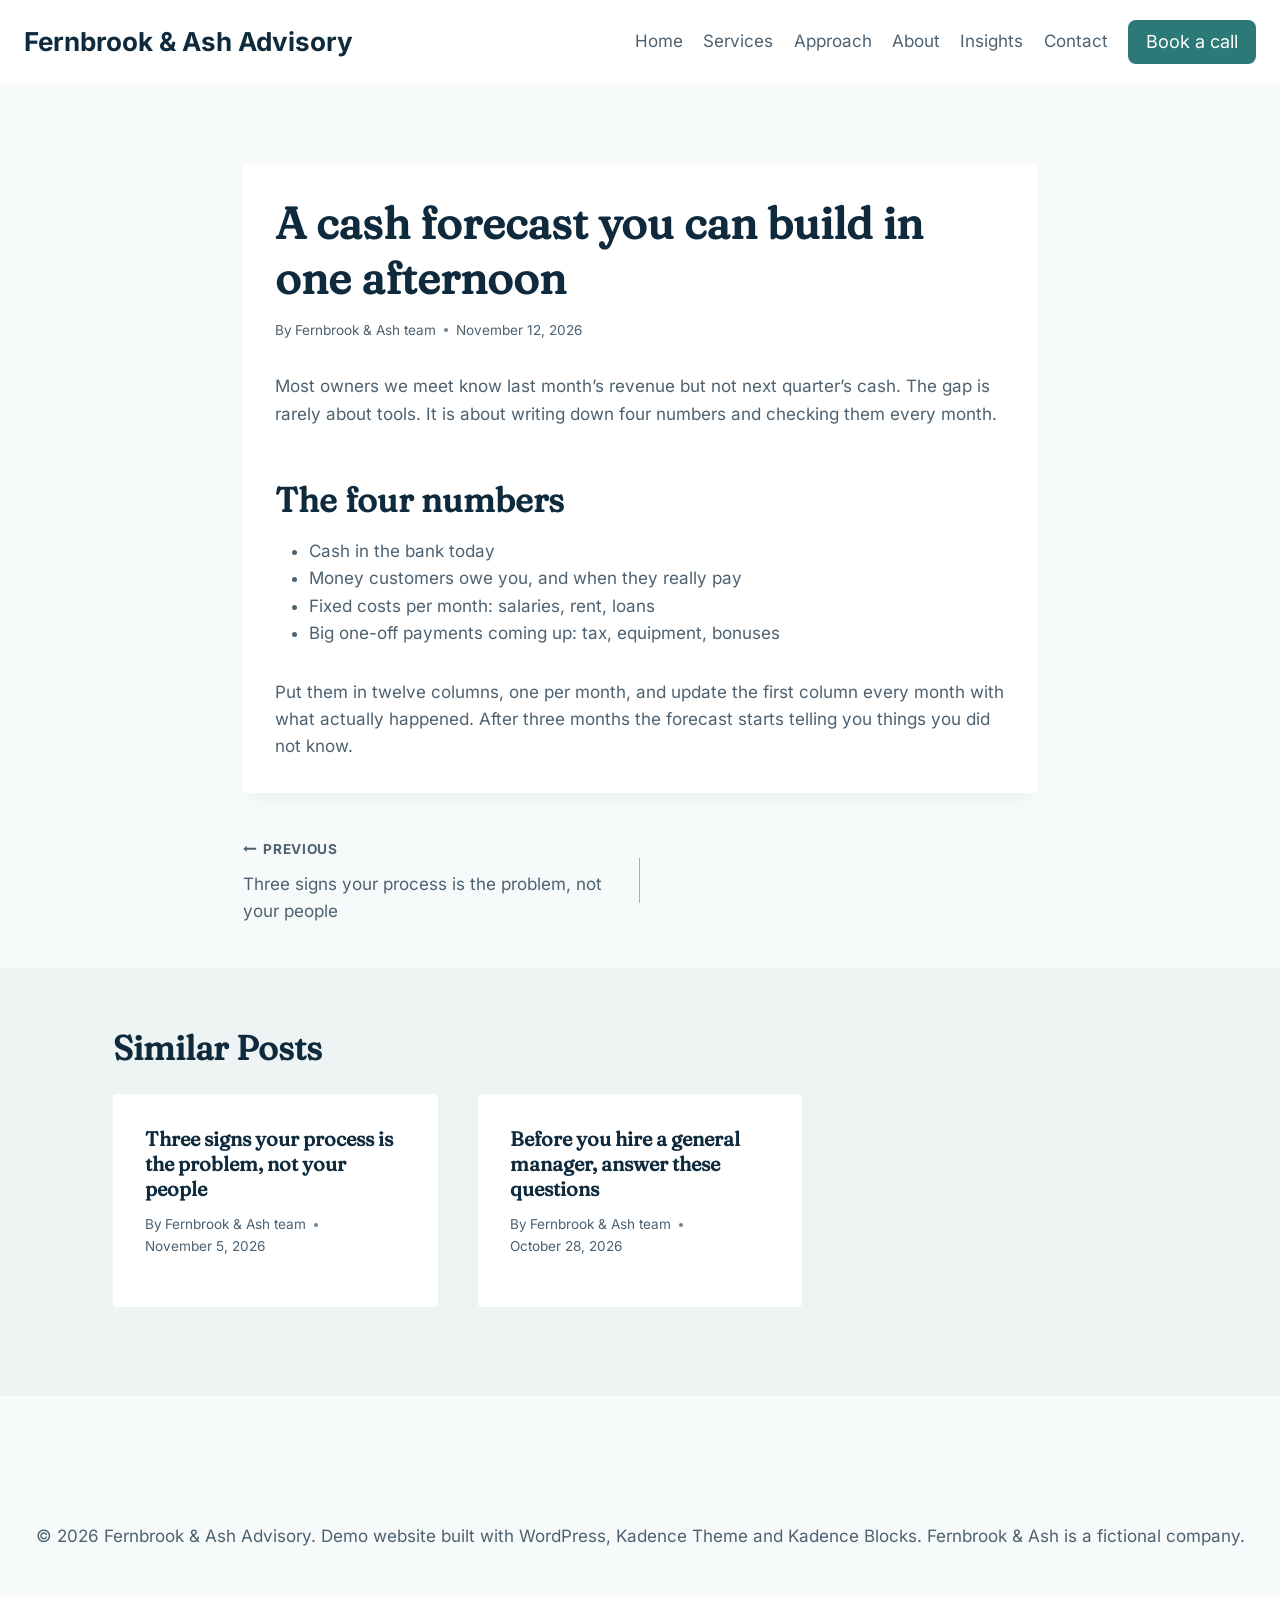
<file: cash-forecast-in-one-afternoon/index.html>
<!doctype html>
<html lang="en-US" class="no-js" itemtype="https://schema.org/Blog" itemscope>
<head>
	<meta charset="UTF-8">
	<meta name="viewport" content="width=device-width, initial-scale=1, minimum-scale=1">
	<title>A cash forecast you can build in one afternoon &#8211; Fernbrook &amp; Ash Advisory</title>
<meta name='robots' content='max-image-preview:large' />
			<script>document.documentElement.classList.remove( 'no-js' );</script>
			<style id="wp-img-auto-sizes-contain-inline-css">
img:is([sizes=auto i],[sizes^="auto," i]){contain-intrinsic-size:3000px 1500px}
/*# sourceURL=wp-img-auto-sizes-contain-inline-css */
</style>
<style id="wp-block-library-inline-css">
:root{--wp-block-synced-color:#7a00df;--wp-block-synced-color--rgb:122,0,223;--wp-bound-block-color:var(--wp-block-synced-color);--wp-editor-canvas-background:#ddd;--wp-admin-theme-color:#007cba;--wp-admin-theme-color--rgb:0,124,186;--wp-admin-theme-color-darker-10:#006ba1;--wp-admin-theme-color-darker-10--rgb:0,107,160.5;--wp-admin-theme-color-darker-20:#005a87;--wp-admin-theme-color-darker-20--rgb:0,90,135;--wp-admin-border-width-focus:2px}@media (min-resolution:192dpi){:root{--wp-admin-border-width-focus:1.5px}}.wp-element-button{cursor:pointer}:root .has-very-light-gray-background-color{background-color:#eee}:root .has-very-dark-gray-background-color{background-color:#313131}:root .has-very-light-gray-color{color:#eee}:root .has-very-dark-gray-color{color:#313131}:root .has-vivid-green-cyan-to-vivid-cyan-blue-gradient-background{background:linear-gradient(135deg,#00d084,#0693e3)}:root .has-purple-crush-gradient-background{background:linear-gradient(135deg,#34e2e4,#4721fb 50%,#ab1dfe)}:root .has-hazy-dawn-gradient-background{background:linear-gradient(135deg,#faaca8,#dad0ec)}:root .has-subdued-olive-gradient-background{background:linear-gradient(135deg,#fafae1,#67a671)}:root .has-atomic-cream-gradient-background{background:linear-gradient(135deg,#fdd79a,#004a59)}:root .has-nightshade-gradient-background{background:linear-gradient(135deg,#330968,#31cdcf)}:root .has-midnight-gradient-background{background:linear-gradient(135deg,#020381,#2874fc)}:root{--wp--preset--font-size--normal:16px;--wp--preset--font-size--huge:42px}.has-regular-font-size{font-size:1em}.has-larger-font-size{font-size:2.625em}.has-normal-font-size{font-size:var(--wp--preset--font-size--normal)}.has-huge-font-size{font-size:var(--wp--preset--font-size--huge)}:root .has-text-align-center{text-align:center}:root .has-text-align-left{text-align:left}:root .has-text-align-right{text-align:right}.has-fit-text{white-space:nowrap!important}#end-resizable-editor-section{display:none}.aligncenter{clear:both}.items-justified-left{justify-content:flex-start}.items-justified-center{justify-content:center}.items-justified-right{justify-content:flex-end}.items-justified-space-between{justify-content:space-between}.screen-reader-text{word-wrap:normal!important;border:0;clip-path:inset(50%);height:1px;margin:-1px;overflow:hidden;padding:0;position:absolute;width:1px;word-break:normal!important}.screen-reader-text:focus{background-color:#ddd;clip-path:none;color:#444;display:block;font-size:1em;height:auto;left:5px;line-height:normal;padding:15px 23px 14px;text-decoration:none;top:5px;width:auto;z-index:100000}html :where(.has-border-color){border-style:solid}html :where([style^=border-color],[style*=";border-color"],[style*="; border-color"]){border-style:solid}html :where([style^=border-top-color],[style*=";border-top-color"],[style*="; border-top-color"]){border-top-style:solid}html :where([style^=border-right-color],[style*=";border-right-color"],[style*="; border-right-color"]){border-right-style:solid}html :where([style^=border-bottom-color],[style*=";border-bottom-color"],[style*="; border-bottom-color"]){border-bottom-style:solid}html :where([style^=border-left-color],[style*=";border-left-color"],[style*="; border-left-color"]){border-left-style:solid}html :where([style^=border-width],[style*=";border-width"],[style*="; border-width"]){border-style:solid}html :where([style^=border-top-width],[style*=";border-top-width"],[style*="; border-top-width"]){border-top-style:solid}html :where([style^=border-right-width],[style*=";border-right-width"],[style*="; border-right-width"]){border-right-style:solid}html :where([style^=border-bottom-width],[style*=";border-bottom-width"],[style*="; border-bottom-width"]){border-bottom-style:solid}html :where([style^=border-left-width],[style*=";border-left-width"],[style*="; border-left-width"]){border-left-style:solid}html :where(img[class*=wp-image-]){height:auto;max-width:100%}:where(figure){margin:0 0 1em}html :where(.is-position-sticky){--wp-admin--admin-bar--position-offset:var(--wp-admin--admin-bar--height,0px)}@media screen and (max-width:600px){html :where(.is-position-sticky){--wp-admin--admin-bar--position-offset:0px}}

/*# sourceURL=/wp-includes/css/dist/block-library/common.min.css */
</style>
<style id="wp-block-heading-inline-css">
h1:where(.wp-block-heading).has-background,h2:where(.wp-block-heading).has-background,h3:where(.wp-block-heading).has-background,h4:where(.wp-block-heading).has-background,h5:where(.wp-block-heading).has-background,h6:where(.wp-block-heading).has-background{padding:1.25em 2.375em}h1.has-text-align-left[style*=writing-mode]:where([style*=vertical-lr]),h1.has-text-align-right[style*=writing-mode]:where([style*=vertical-rl]),h2.has-text-align-left[style*=writing-mode]:where([style*=vertical-lr]),h2.has-text-align-right[style*=writing-mode]:where([style*=vertical-rl]),h3.has-text-align-left[style*=writing-mode]:where([style*=vertical-lr]),h3.has-text-align-right[style*=writing-mode]:where([style*=vertical-rl]),h4.has-text-align-left[style*=writing-mode]:where([style*=vertical-lr]),h4.has-text-align-right[style*=writing-mode]:where([style*=vertical-rl]),h5.has-text-align-left[style*=writing-mode]:where([style*=vertical-lr]),h5.has-text-align-right[style*=writing-mode]:where([style*=vertical-rl]),h6.has-text-align-left[style*=writing-mode]:where([style*=vertical-lr]),h6.has-text-align-right[style*=writing-mode]:where([style*=vertical-rl]){rotate:180deg}
/*# sourceURL=/wp-includes/blocks/heading/style.min.css */
</style>
<style id="wp-block-list-inline-css">
ol,ul{box-sizing:border-box}:root :where(.wp-block-list.has-background){padding:1.25em 2.375em}
/*# sourceURL=/wp-includes/blocks/list/style.min.css */
</style>
<style id="wp-block-paragraph-inline-css">
.is-small-text{font-size:.875em}.is-regular-text{font-size:1em}.is-large-text{font-size:2.25em}.is-larger-text{font-size:3em}.has-drop-cap:not(:focus):first-letter{float:left;font-size:8.4em;font-style:normal;font-weight:100;line-height:.68;margin:.05em .1em 0 0;text-transform:uppercase}body.rtl .has-drop-cap:not(:focus):first-letter{float:none;margin-left:.1em}p.has-drop-cap.has-background{overflow:hidden}:root :where(p.has-background){padding:1.25em 2.375em}:where(p.has-text-color:not(.has-link-color)) a{color:inherit}p.has-text-align-left[style*="writing-mode:vertical-lr"],p.has-text-align-right[style*="writing-mode:vertical-rl"]{rotate:180deg}
/*# sourceURL=/wp-includes/blocks/paragraph/style.min.css */
</style>

<style id="classic-theme-styles-inline-css">
/*! This file is auto-generated */
.wp-block-button__link{color:#fff;background-color:#32373c;border-radius:9999px;box-shadow:none;text-decoration:none;padding:calc(.667em + 2px) calc(1.333em + 2px);font-size:1.125em}.wp-block-file__button{background:#32373c;color:#fff;text-decoration:none}
/*# sourceURL=/wp-includes/css/classic-themes.min.css */
</style>

<style id="global-styles-inline-css">
:root{--wp--preset--aspect-ratio--square: 1;--wp--preset--aspect-ratio--4-3: 4/3;--wp--preset--aspect-ratio--3-4: 3/4;--wp--preset--aspect-ratio--3-2: 3/2;--wp--preset--aspect-ratio--2-3: 2/3;--wp--preset--aspect-ratio--16-9: 16/9;--wp--preset--aspect-ratio--9-16: 9/16;--wp--preset--color--black: #000000;--wp--preset--color--cyan-bluish-gray: #abb8c3;--wp--preset--color--white: #ffffff;--wp--preset--color--pale-pink: #f78da7;--wp--preset--color--vivid-red: #cf2e2e;--wp--preset--color--luminous-vivid-orange: #ff6900;--wp--preset--color--luminous-vivid-amber: #fcb900;--wp--preset--color--light-green-cyan: #7bdcb5;--wp--preset--color--vivid-green-cyan: #00d084;--wp--preset--color--pale-cyan-blue: #8ed1fc;--wp--preset--color--vivid-cyan-blue: #0693e3;--wp--preset--color--vivid-purple: #9b51e0;--wp--preset--color--theme-palette-1: var(--global-palette1);--wp--preset--color--theme-palette-2: var(--global-palette2);--wp--preset--color--theme-palette-3: var(--global-palette3);--wp--preset--color--theme-palette-4: var(--global-palette4);--wp--preset--color--theme-palette-5: var(--global-palette5);--wp--preset--color--theme-palette-6: var(--global-palette6);--wp--preset--color--theme-palette-7: var(--global-palette7);--wp--preset--color--theme-palette-8: var(--global-palette8);--wp--preset--color--theme-palette-9: var(--global-palette9);--wp--preset--color--theme-palette-10: var(--global-palette10);--wp--preset--color--theme-palette-11: var(--global-palette11);--wp--preset--color--theme-palette-12: var(--global-palette12);--wp--preset--color--theme-palette-13: var(--global-palette13);--wp--preset--color--theme-palette-14: var(--global-palette14);--wp--preset--color--theme-palette-15: var(--global-palette15);--wp--preset--color--palette-1: #2b7a78;--wp--preset--color--palette-2: #1d5f5d;--wp--preset--color--palette-3: #0f2a3d;--wp--preset--color--palette-4: #22384a;--wp--preset--color--palette-5: #4d6170;--wp--preset--color--palette-6: #5f717d;--wp--preset--color--palette-7: #eef3f4;--wp--preset--color--palette-8: #f7fafa;--wp--preset--color--palette-9: #ffffff;--wp--preset--color--palette-10: #a1676d;--wp--preset--color--palette-11: #13612e;--wp--preset--color--palette-12: #1159af;--wp--preset--color--palette-13: #b82105;--wp--preset--color--palette-14: #f7630c;--wp--preset--color--palette-15: #f5a524;--wp--preset--gradient--vivid-cyan-blue-to-vivid-purple: linear-gradient(135deg,rgb(6,147,227) 0%,rgb(155,81,224) 100%);--wp--preset--gradient--light-green-cyan-to-vivid-green-cyan: linear-gradient(135deg,rgb(122,220,180) 0%,rgb(0,208,130) 100%);--wp--preset--gradient--luminous-vivid-amber-to-luminous-vivid-orange: linear-gradient(135deg,rgb(252,185,0) 0%,rgb(255,105,0) 100%);--wp--preset--gradient--luminous-vivid-orange-to-vivid-red: linear-gradient(135deg,rgb(255,105,0) 0%,rgb(207,46,46) 100%);--wp--preset--gradient--very-light-gray-to-cyan-bluish-gray: linear-gradient(135deg,rgb(238,238,238) 0%,rgb(169,184,195) 100%);--wp--preset--gradient--cool-to-warm-spectrum: linear-gradient(135deg,rgb(74,234,220) 0%,rgb(151,120,209) 20%,rgb(207,42,186) 40%,rgb(238,44,130) 60%,rgb(251,105,98) 80%,rgb(254,248,76) 100%);--wp--preset--gradient--blush-light-purple: linear-gradient(135deg,rgb(255,206,236) 0%,rgb(152,150,240) 100%);--wp--preset--gradient--blush-bordeaux: linear-gradient(135deg,rgb(254,205,165) 0%,rgb(254,45,45) 50%,rgb(107,0,62) 100%);--wp--preset--gradient--luminous-dusk: linear-gradient(135deg,rgb(255,203,112) 0%,rgb(199,81,192) 50%,rgb(65,88,208) 100%);--wp--preset--gradient--pale-ocean: linear-gradient(135deg,rgb(255,245,203) 0%,rgb(182,227,212) 50%,rgb(51,167,181) 100%);--wp--preset--gradient--electric-grass: linear-gradient(135deg,rgb(202,248,128) 0%,rgb(113,206,126) 100%);--wp--preset--gradient--midnight: linear-gradient(135deg,rgb(2,3,129) 0%,rgb(40,116,252) 100%);--wp--preset--font-size--small: var(--global-font-size-small);--wp--preset--font-size--medium: var(--global-font-size-medium);--wp--preset--font-size--large: var(--global-font-size-large);--wp--preset--font-size--x-large: 42px;--wp--preset--font-size--larger: var(--global-font-size-larger);--wp--preset--font-size--xxlarge: var(--global-font-size-xxlarge);--wp--preset--spacing--20: 0.44rem;--wp--preset--spacing--30: 0.67rem;--wp--preset--spacing--40: 1rem;--wp--preset--spacing--50: 1.5rem;--wp--preset--spacing--60: 2.25rem;--wp--preset--spacing--70: 3.38rem;--wp--preset--spacing--80: 5.06rem;--wp--preset--shadow--natural: 6px 6px 9px rgba(0, 0, 0, 0.2);--wp--preset--shadow--deep: 12px 12px 50px rgba(0, 0, 0, 0.4);--wp--preset--shadow--sharp: 6px 6px 0px rgba(0, 0, 0, 0.2);--wp--preset--shadow--outlined: 6px 6px 0px -3px rgb(255, 255, 255), 6px 6px rgb(0, 0, 0);--wp--preset--shadow--crisp: 6px 6px 0px rgb(0, 0, 0);}.wp-block-button{--wp--preset--dimension--25: 25%;--wp--preset--dimension--50: 50%;--wp--preset--dimension--75: 75%;--wp--preset--dimension--100: 100%;}:root { --wp--style--global--content-size: var(--global-calc-content-width);--wp--style--global--wide-size: var(--global-calc-wide-content-width); }:where(body) { margin: 0; }:where(.is-layout-flex){gap: 0.5em;}:where(.is-layout-grid){gap: 0.5em;}body .is-layout-flex{display: flex;}.is-layout-flex{flex-wrap: wrap;align-items: center;}.is-layout-flex > :is(*, div){margin: 0;}body .is-layout-grid{display: grid;}.is-layout-grid > :is(*, div){margin: 0;}body{padding-top: 0px;padding-right: 0px;padding-bottom: 0px;padding-left: 0px;}:root :where(.wp-element-button, .wp-block-button__link){font-style: inherit;font-weight: inherit;letter-spacing: inherit;text-transform: inherit;}.has-black-color{color: var(--wp--preset--color--black) !important;}.has-cyan-bluish-gray-color{color: var(--wp--preset--color--cyan-bluish-gray) !important;}.has-white-color{color: var(--wp--preset--color--white) !important;}.has-pale-pink-color{color: var(--wp--preset--color--pale-pink) !important;}.has-vivid-red-color{color: var(--wp--preset--color--vivid-red) !important;}.has-luminous-vivid-orange-color{color: var(--wp--preset--color--luminous-vivid-orange) !important;}.has-luminous-vivid-amber-color{color: var(--wp--preset--color--luminous-vivid-amber) !important;}.has-light-green-cyan-color{color: var(--wp--preset--color--light-green-cyan) !important;}.has-vivid-green-cyan-color{color: var(--wp--preset--color--vivid-green-cyan) !important;}.has-pale-cyan-blue-color{color: var(--wp--preset--color--pale-cyan-blue) !important;}.has-vivid-cyan-blue-color{color: var(--wp--preset--color--vivid-cyan-blue) !important;}.has-vivid-purple-color{color: var(--wp--preset--color--vivid-purple) !important;}.has-theme-palette-1-color{color: var(--wp--preset--color--theme-palette-1) !important;}.has-theme-palette-2-color{color: var(--wp--preset--color--theme-palette-2) !important;}.has-theme-palette-3-color{color: var(--wp--preset--color--theme-palette-3) !important;}.has-theme-palette-4-color{color: var(--wp--preset--color--theme-palette-4) !important;}.has-theme-palette-5-color{color: var(--wp--preset--color--theme-palette-5) !important;}.has-theme-palette-6-color{color: var(--wp--preset--color--theme-palette-6) !important;}.has-theme-palette-7-color{color: var(--wp--preset--color--theme-palette-7) !important;}.has-theme-palette-8-color{color: var(--wp--preset--color--theme-palette-8) !important;}.has-theme-palette-9-color{color: var(--wp--preset--color--theme-palette-9) !important;}.has-theme-palette-10-color{color: var(--wp--preset--color--theme-palette-10) !important;}.has-theme-palette-11-color{color: var(--wp--preset--color--theme-palette-11) !important;}.has-theme-palette-12-color{color: var(--wp--preset--color--theme-palette-12) !important;}.has-theme-palette-13-color{color: var(--wp--preset--color--theme-palette-13) !important;}.has-theme-palette-14-color{color: var(--wp--preset--color--theme-palette-14) !important;}.has-theme-palette-15-color{color: var(--wp--preset--color--theme-palette-15) !important;}.has-palette-1-color{color: var(--wp--preset--color--palette-1) !important;}.has-palette-2-color{color: var(--wp--preset--color--palette-2) !important;}.has-palette-3-color{color: var(--wp--preset--color--palette-3) !important;}.has-palette-4-color{color: var(--wp--preset--color--palette-4) !important;}.has-palette-5-color{color: var(--wp--preset--color--palette-5) !important;}.has-palette-6-color{color: var(--wp--preset--color--palette-6) !important;}.has-palette-7-color{color: var(--wp--preset--color--palette-7) !important;}.has-palette-8-color{color: var(--wp--preset--color--palette-8) !important;}.has-palette-9-color{color: var(--wp--preset--color--palette-9) !important;}.has-palette-10-color{color: var(--wp--preset--color--palette-10) !important;}.has-palette-11-color{color: var(--wp--preset--color--palette-11) !important;}.has-palette-12-color{color: var(--wp--preset--color--palette-12) !important;}.has-palette-13-color{color: var(--wp--preset--color--palette-13) !important;}.has-palette-14-color{color: var(--wp--preset--color--palette-14) !important;}.has-palette-15-color{color: var(--wp--preset--color--palette-15) !important;}.has-black-background-color{background-color: var(--wp--preset--color--black) !important;}.has-cyan-bluish-gray-background-color{background-color: var(--wp--preset--color--cyan-bluish-gray) !important;}.has-white-background-color{background-color: var(--wp--preset--color--white) !important;}.has-pale-pink-background-color{background-color: var(--wp--preset--color--pale-pink) !important;}.has-vivid-red-background-color{background-color: var(--wp--preset--color--vivid-red) !important;}.has-luminous-vivid-orange-background-color{background-color: var(--wp--preset--color--luminous-vivid-orange) !important;}.has-luminous-vivid-amber-background-color{background-color: var(--wp--preset--color--luminous-vivid-amber) !important;}.has-light-green-cyan-background-color{background-color: var(--wp--preset--color--light-green-cyan) !important;}.has-vivid-green-cyan-background-color{background-color: var(--wp--preset--color--vivid-green-cyan) !important;}.has-pale-cyan-blue-background-color{background-color: var(--wp--preset--color--pale-cyan-blue) !important;}.has-vivid-cyan-blue-background-color{background-color: var(--wp--preset--color--vivid-cyan-blue) !important;}.has-vivid-purple-background-color{background-color: var(--wp--preset--color--vivid-purple) !important;}.has-theme-palette-1-background-color{background-color: var(--wp--preset--color--theme-palette-1) !important;}.has-theme-palette-2-background-color{background-color: var(--wp--preset--color--theme-palette-2) !important;}.has-theme-palette-3-background-color{background-color: var(--wp--preset--color--theme-palette-3) !important;}.has-theme-palette-4-background-color{background-color: var(--wp--preset--color--theme-palette-4) !important;}.has-theme-palette-5-background-color{background-color: var(--wp--preset--color--theme-palette-5) !important;}.has-theme-palette-6-background-color{background-color: var(--wp--preset--color--theme-palette-6) !important;}.has-theme-palette-7-background-color{background-color: var(--wp--preset--color--theme-palette-7) !important;}.has-theme-palette-8-background-color{background-color: var(--wp--preset--color--theme-palette-8) !important;}.has-theme-palette-9-background-color{background-color: var(--wp--preset--color--theme-palette-9) !important;}.has-theme-palette-10-background-color{background-color: var(--wp--preset--color--theme-palette-10) !important;}.has-theme-palette-11-background-color{background-color: var(--wp--preset--color--theme-palette-11) !important;}.has-theme-palette-12-background-color{background-color: var(--wp--preset--color--theme-palette-12) !important;}.has-theme-palette-13-background-color{background-color: var(--wp--preset--color--theme-palette-13) !important;}.has-theme-palette-14-background-color{background-color: var(--wp--preset--color--theme-palette-14) !important;}.has-theme-palette-15-background-color{background-color: var(--wp--preset--color--theme-palette-15) !important;}.has-palette-1-background-color{background-color: var(--wp--preset--color--palette-1) !important;}.has-palette-2-background-color{background-color: var(--wp--preset--color--palette-2) !important;}.has-palette-3-background-color{background-color: var(--wp--preset--color--palette-3) !important;}.has-palette-4-background-color{background-color: var(--wp--preset--color--palette-4) !important;}.has-palette-5-background-color{background-color: var(--wp--preset--color--palette-5) !important;}.has-palette-6-background-color{background-color: var(--wp--preset--color--palette-6) !important;}.has-palette-7-background-color{background-color: var(--wp--preset--color--palette-7) !important;}.has-palette-8-background-color{background-color: var(--wp--preset--color--palette-8) !important;}.has-palette-9-background-color{background-color: var(--wp--preset--color--palette-9) !important;}.has-palette-10-background-color{background-color: var(--wp--preset--color--palette-10) !important;}.has-palette-11-background-color{background-color: var(--wp--preset--color--palette-11) !important;}.has-palette-12-background-color{background-color: var(--wp--preset--color--palette-12) !important;}.has-palette-13-background-color{background-color: var(--wp--preset--color--palette-13) !important;}.has-palette-14-background-color{background-color: var(--wp--preset--color--palette-14) !important;}.has-palette-15-background-color{background-color: var(--wp--preset--color--palette-15) !important;}.has-black-border-color{border-color: var(--wp--preset--color--black) !important;}.has-cyan-bluish-gray-border-color{border-color: var(--wp--preset--color--cyan-bluish-gray) !important;}.has-white-border-color{border-color: var(--wp--preset--color--white) !important;}.has-pale-pink-border-color{border-color: var(--wp--preset--color--pale-pink) !important;}.has-vivid-red-border-color{border-color: var(--wp--preset--color--vivid-red) !important;}.has-luminous-vivid-orange-border-color{border-color: var(--wp--preset--color--luminous-vivid-orange) !important;}.has-luminous-vivid-amber-border-color{border-color: var(--wp--preset--color--luminous-vivid-amber) !important;}.has-light-green-cyan-border-color{border-color: var(--wp--preset--color--light-green-cyan) !important;}.has-vivid-green-cyan-border-color{border-color: var(--wp--preset--color--vivid-green-cyan) !important;}.has-pale-cyan-blue-border-color{border-color: var(--wp--preset--color--pale-cyan-blue) !important;}.has-vivid-cyan-blue-border-color{border-color: var(--wp--preset--color--vivid-cyan-blue) !important;}.has-vivid-purple-border-color{border-color: var(--wp--preset--color--vivid-purple) !important;}.has-theme-palette-1-border-color{border-color: var(--wp--preset--color--theme-palette-1) !important;}.has-theme-palette-2-border-color{border-color: var(--wp--preset--color--theme-palette-2) !important;}.has-theme-palette-3-border-color{border-color: var(--wp--preset--color--theme-palette-3) !important;}.has-theme-palette-4-border-color{border-color: var(--wp--preset--color--theme-palette-4) !important;}.has-theme-palette-5-border-color{border-color: var(--wp--preset--color--theme-palette-5) !important;}.has-theme-palette-6-border-color{border-color: var(--wp--preset--color--theme-palette-6) !important;}.has-theme-palette-7-border-color{border-color: var(--wp--preset--color--theme-palette-7) !important;}.has-theme-palette-8-border-color{border-color: var(--wp--preset--color--theme-palette-8) !important;}.has-theme-palette-9-border-color{border-color: var(--wp--preset--color--theme-palette-9) !important;}.has-theme-palette-10-border-color{border-color: var(--wp--preset--color--theme-palette-10) !important;}.has-theme-palette-11-border-color{border-color: var(--wp--preset--color--theme-palette-11) !important;}.has-theme-palette-12-border-color{border-color: var(--wp--preset--color--theme-palette-12) !important;}.has-theme-palette-13-border-color{border-color: var(--wp--preset--color--theme-palette-13) !important;}.has-theme-palette-14-border-color{border-color: var(--wp--preset--color--theme-palette-14) !important;}.has-theme-palette-15-border-color{border-color: var(--wp--preset--color--theme-palette-15) !important;}.has-palette-1-border-color{border-color: var(--wp--preset--color--palette-1) !important;}.has-palette-2-border-color{border-color: var(--wp--preset--color--palette-2) !important;}.has-palette-3-border-color{border-color: var(--wp--preset--color--palette-3) !important;}.has-palette-4-border-color{border-color: var(--wp--preset--color--palette-4) !important;}.has-palette-5-border-color{border-color: var(--wp--preset--color--palette-5) !important;}.has-palette-6-border-color{border-color: var(--wp--preset--color--palette-6) !important;}.has-palette-7-border-color{border-color: var(--wp--preset--color--palette-7) !important;}.has-palette-8-border-color{border-color: var(--wp--preset--color--palette-8) !important;}.has-palette-9-border-color{border-color: var(--wp--preset--color--palette-9) !important;}.has-palette-10-border-color{border-color: var(--wp--preset--color--palette-10) !important;}.has-palette-11-border-color{border-color: var(--wp--preset--color--palette-11) !important;}.has-palette-12-border-color{border-color: var(--wp--preset--color--palette-12) !important;}.has-palette-13-border-color{border-color: var(--wp--preset--color--palette-13) !important;}.has-palette-14-border-color{border-color: var(--wp--preset--color--palette-14) !important;}.has-palette-15-border-color{border-color: var(--wp--preset--color--palette-15) !important;}.has-vivid-cyan-blue-to-vivid-purple-gradient-background{background: var(--wp--preset--gradient--vivid-cyan-blue-to-vivid-purple) !important;}.has-light-green-cyan-to-vivid-green-cyan-gradient-background{background: var(--wp--preset--gradient--light-green-cyan-to-vivid-green-cyan) !important;}.has-luminous-vivid-amber-to-luminous-vivid-orange-gradient-background{background: var(--wp--preset--gradient--luminous-vivid-amber-to-luminous-vivid-orange) !important;}.has-luminous-vivid-orange-to-vivid-red-gradient-background{background: var(--wp--preset--gradient--luminous-vivid-orange-to-vivid-red) !important;}.has-very-light-gray-to-cyan-bluish-gray-gradient-background{background: var(--wp--preset--gradient--very-light-gray-to-cyan-bluish-gray) !important;}.has-cool-to-warm-spectrum-gradient-background{background: var(--wp--preset--gradient--cool-to-warm-spectrum) !important;}.has-blush-light-purple-gradient-background{background: var(--wp--preset--gradient--blush-light-purple) !important;}.has-blush-bordeaux-gradient-background{background: var(--wp--preset--gradient--blush-bordeaux) !important;}.has-luminous-dusk-gradient-background{background: var(--wp--preset--gradient--luminous-dusk) !important;}.has-pale-ocean-gradient-background{background: var(--wp--preset--gradient--pale-ocean) !important;}.has-electric-grass-gradient-background{background: var(--wp--preset--gradient--electric-grass) !important;}.has-midnight-gradient-background{background: var(--wp--preset--gradient--midnight) !important;}.has-small-font-size{font-size: var(--wp--preset--font-size--small) !important;}.has-medium-font-size{font-size: var(--wp--preset--font-size--medium) !important;}.has-large-font-size{font-size: var(--wp--preset--font-size--large) !important;}.has-x-large-font-size{font-size: var(--wp--preset--font-size--x-large) !important;}.has-larger-font-size{font-size: var(--wp--preset--font-size--larger) !important;}.has-xxlarge-font-size{font-size: var(--wp--preset--font-size--xxlarge) !important;}
/*# sourceURL=global-styles-inline-css */
</style>

<link rel='stylesheet' id='kadence-global-css' href='../wp-content/themes/kadence/assets/css/global.min.css' media='all' />
<style id="kadence-global-inline-css">
/* Kadence Base CSS */
:root{--global-palette1:#2b7a78;--global-palette2:#1d5f5d;--global-palette3:#0f2a3d;--global-palette4:#22384a;--global-palette5:#4d6170;--global-palette6:#5f717d;--global-palette7:#eef3f4;--global-palette8:#f7fafa;--global-palette9:#ffffff;--global-palette10:oklch(from var(--global-palette1) calc(l + 0.10 * (1 - l)) calc(c * 1.00) calc(h + 180) / 100%);--global-palette11:#13612e;--global-palette12:#1159af;--global-palette13:#b82105;--global-palette14:#f7630c;--global-palette15:#f5a524;--global-palette9rgb:255, 255, 255;--global-palette-highlight:var(--global-palette1);--global-palette-highlight-alt:var(--global-palette2);--global-palette-highlight-alt2:var(--global-palette9);--global-palette-btn-bg:var(--global-palette1);--global-palette-btn-bg-hover:var(--global-palette2);--global-palette-btn:var(--global-palette9);--global-palette-btn-hover:var(--global-palette9);--global-palette-btn-sec-bg:var(--global-palette7);--global-palette-btn-sec-bg-hover:var(--global-palette2);--global-palette-btn-sec:var(--global-palette3);--global-palette-btn-sec-hover:var(--global-palette9);--global-body-font-family:Inter, var(--global-fallback-font);--global-heading-font-family:Fraunces, var(--global-fallback-font);--global-primary-nav-font-family:inherit;--global-fallback-font:sans-serif;--global-display-fallback-font:sans-serif;--global-content-width:1290px;--global-content-wide-width:calc(1290px + 230px);--global-content-narrow-width:842px;--global-content-edge-padding:1.5rem;--global-content-boxed-padding:2rem;--global-calc-content-width:calc(1290px - var(--global-content-edge-padding) - var(--global-content-edge-padding) );--wp--style--global--content-size:var(--global-calc-content-width);}.wp-site-blocks{--global-vw:calc( 100vw - ( 0.5 * var(--scrollbar-offset)));}body{background:var(--global-palette8);}body, input, select, optgroup, textarea{font-weight:400;font-size:17px;line-height:1.6;font-family:var(--global-body-font-family);color:var(--global-palette5);}.content-bg, body.content-style-unboxed .site{background:var(--global-palette9);}h1,h2,h3,h4,h5,h6{font-family:var(--global-heading-font-family);}h1{font-weight:600;font-size:44px;line-height:1.25;color:var(--global-palette3);}h2{font-weight:600;font-size:34px;line-height:1.25;color:var(--global-palette3);}h3{font-weight:600;font-size:24px;line-height:1.25;color:var(--global-palette3);}h4{font-weight:600;font-size:20px;line-height:1.25;color:var(--global-palette3);}h5{font-weight:700;font-size:20px;line-height:1.5;color:var(--global-palette4);}h6{font-weight:700;font-size:18px;line-height:1.5;color:var(--global-palette5);}.entry-hero .kadence-breadcrumbs{max-width:1290px;}.site-container, .site-header-row-layout-contained, .site-footer-row-layout-contained, .entry-hero-layout-contained, .comments-area, .alignfull > .wp-block-cover__inner-container, .alignwide > .wp-block-cover__inner-container{max-width:var(--global-content-width);}.content-width-narrow .content-container.site-container, .content-width-narrow .hero-container.site-container{max-width:var(--global-content-narrow-width);}@media all and (min-width: 1520px){.wp-site-blocks .content-container  .alignwide{margin-left:-115px;margin-right:-115px;width:unset;max-width:unset;}}@media all and (min-width: 1102px){.content-width-narrow .wp-site-blocks .content-container .alignwide{margin-left:-130px;margin-right:-130px;width:unset;max-width:unset;}}.content-style-boxed .wp-site-blocks .entry-content .alignwide{margin-left:calc( -1 * var( --global-content-boxed-padding ) );margin-right:calc( -1 * var( --global-content-boxed-padding ) );}.content-area{margin-top:5rem;margin-bottom:5rem;}@media all and (max-width: 1024px){.content-area{margin-top:3rem;margin-bottom:3rem;}}@media all and (max-width: 767px){.content-area{margin-top:2rem;margin-bottom:2rem;}}@media all and (max-width: 1024px){:root{--global-content-boxed-padding:2rem;}}@media all and (max-width: 767px){:root{--global-content-boxed-padding:1.5rem;}}.entry-content-wrap{padding:2rem;}@media all and (max-width: 1024px){.entry-content-wrap{padding:2rem;}}@media all and (max-width: 767px){.entry-content-wrap{padding:1.5rem;}}.entry.single-entry{box-shadow:0px 15px 15px -10px rgba(0,0,0,0.05);}.entry.loop-entry{box-shadow:0px 15px 15px -10px rgba(0,0,0,0.05);}.loop-entry .entry-content-wrap{padding:2rem;}@media all and (max-width: 1024px){.loop-entry .entry-content-wrap{padding:2rem;}}@media all and (max-width: 767px){.loop-entry .entry-content-wrap{padding:1.5rem;}}button, .button, .wp-block-button__link, input[type="button"], input[type="reset"], input[type="submit"], .fl-button, .elementor-button-wrapper .elementor-button, .wc-block-components-checkout-place-order-button, .wc-block-cart__submit{border-radius:8px;box-shadow:0px 0px 0px -7px rgba(0,0,0,0);}button:hover, button:focus, button:active, .button:hover, .button:focus, .button:active, .wp-block-button__link:hover, .wp-block-button__link:focus, .wp-block-button__link:active, input[type="button"]:hover, input[type="button"]:focus, input[type="button"]:active, input[type="reset"]:hover, input[type="reset"]:focus, input[type="reset"]:active, input[type="submit"]:hover, input[type="submit"]:focus, input[type="submit"]:active, .elementor-button-wrapper .elementor-button:hover, .elementor-button-wrapper .elementor-button:focus, .elementor-button-wrapper .elementor-button:active, .wc-block-cart__submit:hover{box-shadow:0px 15px 25px -7px rgba(0,0,0,0.1);}.kb-button.kb-btn-global-outline.kb-btn-global-inherit{padding-top:calc(px - 2px);padding-right:calc(px - 2px);padding-bottom:calc(px - 2px);padding-left:calc(px - 2px);}@media all and (min-width: 1025px){.transparent-header .entry-hero .entry-hero-container-inner{padding-top:84px;}}@media all and (max-width: 1024px){.mobile-transparent-header .entry-hero .entry-hero-container-inner{padding-top:84px;}}@media all and (max-width: 767px){.mobile-transparent-header .entry-hero .entry-hero-container-inner{padding-top:84px;}}.entry-hero.post-hero-section .entry-header{min-height:200px;}
/* Kadence Header CSS */
@media all and (max-width: 1024px){.mobile-transparent-header #masthead{position:absolute;left:0px;right:0px;z-index:100;}.kadence-scrollbar-fixer.mobile-transparent-header #masthead{right:var(--scrollbar-offset,0);}.mobile-transparent-header #masthead, .mobile-transparent-header .site-top-header-wrap .site-header-row-container-inner, .mobile-transparent-header .site-main-header-wrap .site-header-row-container-inner, .mobile-transparent-header .site-bottom-header-wrap .site-header-row-container-inner{background:transparent;}.site-header-row-tablet-layout-fullwidth, .site-header-row-tablet-layout-standard{padding:0px;}}@media all and (min-width: 1025px){.transparent-header #masthead{position:absolute;left:0px;right:0px;z-index:100;}.transparent-header.kadence-scrollbar-fixer #masthead{right:var(--scrollbar-offset,0);}.transparent-header #masthead, .transparent-header .site-top-header-wrap .site-header-row-container-inner, .transparent-header .site-main-header-wrap .site-header-row-container-inner, .transparent-header .site-bottom-header-wrap .site-header-row-container-inner{background:transparent;}}.site-branding{padding:0px 0px 0px 0px;}.site-branding .site-title{font-weight:700;font-size:26px;line-height:1.2;color:var(--global-palette3);}#masthead, #masthead .kadence-sticky-header.item-is-fixed:not(.item-at-start):not(.site-header-row-container):not(.site-main-header-wrap), #masthead .kadence-sticky-header.item-is-fixed:not(.item-at-start) > .site-header-row-container-inner{background:#ffffff;}.site-main-header-inner-wrap{min-height:84px;}.site-main-header-wrap.site-header-row-container.site-header-focus-item.site-header-row-layout-standard.kadence-sticky-header.item-is-fixed.item-is-stuck, .site-header-upper-inner-wrap.kadence-sticky-header.item-is-fixed.item-is-stuck, .site-header-inner-wrap.kadence-sticky-header.item-is-fixed.item-is-stuck, .site-top-header-wrap.site-header-row-container.site-header-focus-item.site-header-row-layout-standard.kadence-sticky-header.item-is-fixed.item-is-stuck, .site-bottom-header-wrap.site-header-row-container.site-header-focus-item.site-header-row-layout-standard.kadence-sticky-header.item-is-fixed.item-is-stuck{box-shadow:0px 0px 0px 0px rgba(0,0,0,0);}.header-navigation[class*="header-navigation-style-underline"] .header-menu-container.primary-menu-container>ul>li>a:after{width:calc( 100% - 1.2em);}.main-navigation .primary-menu-container > ul > li.menu-item > a{padding-left:calc(1.2em / 2);padding-right:calc(1.2em / 2);padding-top:0.6em;padding-bottom:0.6em;color:var(--global-palette5);}.main-navigation .primary-menu-container > ul > li.menu-item .dropdown-nav-special-toggle{right:calc(1.2em / 2);}.main-navigation .primary-menu-container > ul > li.menu-item > a:hover{color:var(--global-palette-highlight);}.main-navigation .primary-menu-container > ul > li.menu-item.current-menu-item > a{color:var(--global-palette3);}.header-navigation .header-menu-container ul ul.sub-menu, .header-navigation .header-menu-container ul ul.submenu{background:var(--global-palette3);box-shadow:0px 2px 13px 0px rgba(0,0,0,0.1);}.header-navigation .header-menu-container ul ul li.menu-item, .header-menu-container ul.menu > li.kadence-menu-mega-enabled > ul > li.menu-item > a{border-bottom:1px solid rgba(255,255,255,0.1);border-radius:0px 0px 0px 0px;}.header-navigation .header-menu-container ul ul li.menu-item > a{width:200px;padding-top:1em;padding-bottom:1em;color:var(--global-palette8);font-size:12px;}.header-navigation .header-menu-container ul ul li.menu-item > a:hover{color:var(--global-palette9);background:var(--global-palette4);border-radius:0px 0px 0px 0px;}.header-navigation .header-menu-container ul ul li.menu-item.current-menu-item > a{color:var(--global-palette9);background:var(--global-palette4);border-radius:0px 0px 0px 0px;}.mobile-toggle-open-container .menu-toggle-open, .mobile-toggle-open-container .menu-toggle-open:focus{color:var(--global-palette5);padding:0.4em 0.6em 0.4em 0.6em;font-size:14px;}.mobile-toggle-open-container .menu-toggle-open.menu-toggle-style-bordered{border:1px solid currentColor;}.mobile-toggle-open-container .menu-toggle-open .menu-toggle-icon{font-size:20px;}.mobile-toggle-open-container .menu-toggle-open:hover, .mobile-toggle-open-container .menu-toggle-open:focus-visible{color:var(--global-palette-highlight);}.mobile-navigation ul li{font-size:14px;}.mobile-navigation ul li a{padding-top:1em;padding-bottom:1em;}.mobile-navigation ul li > a, .mobile-navigation ul li.menu-item-has-children > .drawer-nav-drop-wrap{color:var(--global-palette8);}.mobile-navigation ul li.current-menu-item > a, .mobile-navigation ul li.current-menu-item.menu-item-has-children > .drawer-nav-drop-wrap{color:var(--global-palette-highlight);}.mobile-navigation ul li.menu-item-has-children .drawer-nav-drop-wrap, .mobile-navigation ul li:not(.menu-item-has-children) a{border-bottom:1px solid rgba(255,255,255,0.1);}.mobile-navigation:not(.drawer-navigation-parent-toggle-true) ul li.menu-item-has-children .drawer-nav-drop-wrap button{border-left:1px solid rgba(255,255,255,0.1);}#mobile-drawer .drawer-header .drawer-toggle{padding:0.6em 0.15em 0.6em 0.15em;font-size:24px;}#main-header .header-button{border-radius:8px 8px 8px 8px;box-shadow:0px 0px 0px -7px rgba(0,0,0,0);}#main-header .header-button:hover{box-shadow:0px 15px 25px -7px rgba(0,0,0,0.1);}
/* Kadence Footer CSS */
.site-bottom-footer-inner-wrap{padding-top:30px;padding-bottom:30px;grid-column-gap:30px;}.site-bottom-footer-inner-wrap .widget{margin-bottom:30px;}.site-bottom-footer-inner-wrap .site-footer-section:not(:last-child):after{right:calc(-30px / 2);}
/*# sourceURL=kadence-global-inline-css */
</style>
<link rel='stylesheet' id='kadence-header-css' href='../wp-content/themes/kadence/assets/css/header.min.css' media='all' />
<link rel='stylesheet' id='kadence-content-css' href='../wp-content/themes/kadence/assets/css/content.min.css' media='all' />
<link rel='stylesheet' id='kadence-related-posts-css' href='../wp-content/themes/kadence/assets/css/related-posts.min.css' media='all' />
<link rel='stylesheet' id='kad-splide-css' href='../wp-content/themes/kadence/assets/css/kadence-splide.min.css' media='all' />
<link rel='stylesheet' id='kadence-footer-css' href='../wp-content/themes/kadence/assets/css/footer.min.css' media='all' />
<style id="kadence-blocks-global-variables-inline-css">
:root {--global-kb-font-size-sm:clamp(0.8rem, 0.73rem + 0.217vw, 0.9rem);--global-kb-font-size-md:clamp(1.1rem, 0.995rem + 0.326vw, 1.25rem);--global-kb-font-size-lg:clamp(1.75rem, 1.576rem + 0.543vw, 2rem);--global-kb-font-size-xl:clamp(2.25rem, 1.728rem + 1.63vw, 3rem);--global-kb-font-size-xxl:clamp(2.5rem, 1.456rem + 3.26vw, 4rem);--global-kb-font-size-xxxl:clamp(2.75rem, 0.489rem + 7.065vw, 6rem);}
:root,:root:where(.kb-tokens){--kb-token--primitive--color--brand--primary:#2b7a78;--kb-token--primitive--color--brand--secondary:#1d5f5d;--kb-token--primitive--color--brand--accent:#ED8936;--kb-token--primitive--color--brand--button:#3633e1;--kb-token--primitive--color--brand--button-hover:#2f2ffc;--kb-token--primitive--color--neutral--0:#ffffff;--kb-token--primitive--color--neutral--50:#f7fafa;--kb-token--primitive--color--neutral--100:#eef3f4;--kb-token--primitive--color--neutral--200:#E2E8F0;--kb-token--primitive--color--neutral--300:#CBD5E0;--kb-token--primitive--color--neutral--500:#5f717d;--kb-token--primitive--color--neutral--600:#4d6170;--kb-token--primitive--color--neutral--700:#22384a;--kb-token--primitive--color--neutral--900:#0f2a3d;--kb-token--primitive--color--notice--success:#38A169;--kb-token--primitive--color--notice--warning:#DD6B20;--kb-token--primitive--color--notice--error:#E53E3E;--kb-token--primitive--color--notice--info:#3182CE;--kb-token--primitive--color--extended--complement:#a1676d;--kb-token--primitive--color--extended--success:#13612e;--kb-token--primitive--color--extended--info:#1159af;--kb-token--primitive--color--extended--alert:#b82105;--kb-token--primitive--color--extended--warning:#f7630c;--kb-token--primitive--color--extended--rating:#f5a524;--kb-token--primitive--color--transparent:transparent;--kb-token--primitive--dimension--spacing--xxs:0.5rem;--kb-token--primitive--dimension--spacing--xs:1rem;--kb-token--primitive--dimension--spacing--sm:1.5rem;--kb-token--primitive--dimension--spacing--md:2rem;--kb-token--primitive--dimension--spacing--lg:3rem;--kb-token--primitive--dimension--spacing--xl:4rem;--kb-token--primitive--dimension--spacing--xxl:5rem;--kb-token--primitive--dimension--spacing--3xl:6.5rem;--kb-token--primitive--dimension--spacing--4xl:8rem;--kb-token--primitive--dimension--spacing--5xl:10rem;--kb-token--primitive--dimension--gap--none:0rem;--kb-token--primitive--dimension--gap--xs:0.5rem;--kb-token--primitive--dimension--gap--sm:1rem;--kb-token--primitive--dimension--gap--md:2rem;--kb-token--primitive--dimension--gap--lg:4rem;--kb-token--primitive--dimension--font-size--sm:clamp(0.8rem, 0.73rem + 0.217vw, 0.9rem);--kb-token--primitive--dimension--font-size--md:clamp(1.1rem, 0.995rem + 0.326vw, 1.25rem);--kb-token--primitive--dimension--font-size--lg:clamp(1.75rem, 1.576rem + 0.543vw, 2rem);--kb-token--primitive--dimension--font-size--xl:clamp(2.25rem, 1.728rem + 1.63vw, 3rem);--kb-token--primitive--dimension--font-size--xxl:clamp(2.5rem, 1.456rem + 3.26vw, 4rem);--kb-token--primitive--dimension--font-size--xxxl:clamp(2.75rem, 0.489rem + 7.065vw, 6rem);--kb-token--primitive--dimension--radius--xs:0.125rem;--kb-token--primitive--dimension--radius--sm:0.25rem;--kb-token--primitive--dimension--radius--md:0.375rem;--kb-token--primitive--dimension--radius--lg:0.5rem;--kb-token--primitive--dimension--radius--xl:0.75rem;--kb-token--primitive--dimension--radius--2xl:1rem;--kb-token--primitive--dimension--radius--3xl:1.5rem;--kb-token--primitive--dimension--radius--full:9999px;--kb-token--primitive--dimension--border-width--sm:1px;--kb-token--primitive--dimension--border-width--md:2px;--kb-token--primitive--dimension--border-width--lg:4px;--kb-token--primitive--dimension--icon-size--sm:1rem;--kb-token--primitive--dimension--icon-size--md:1.5rem;--kb-token--primitive--dimension--icon-size--lg:2.25rem;--kb-token--primitive--fontSize--xs:0.64rem;--kb-token--primitive--fontSize--sm:0.8rem;--kb-token--primitive--fontSize--md:1rem;--kb-token--primitive--fontSize--lg:1.25rem;--kb-token--primitive--fontSize--xl:1.563rem;--kb-token--primitive--fontSize--2xl:1.953rem;--kb-token--primitive--fontSize--3xl:2.441rem;--kb-token--primitive--shadow--xs:0px 1px 2px 0px #1717171f;--kb-token--primitive--shadow--sm:0px 2px 4px 0px #1717171f;--kb-token--primitive--shadow--md:0px 2px 8px 0px #1717171f;--kb-token--semantic--color--text:var(--kb-token--primitive--color--neutral--900);--kb-token--semantic--color--text-muted:var(--kb-token--primitive--color--neutral--500);--kb-token--semantic--color--surface:var(--kb-token--primitive--color--neutral--0);--kb-token--semantic--color--surface-alt:var(--kb-token--primitive--color--neutral--50);--kb-token--semantic--color--border:var(--kb-token--primitive--color--neutral--200);--kb-token--semantic--color--border-hover:var(--kb-token--primitive--color--transparent);--kb-token--semantic--color--link:var(--kb-token--primitive--color--brand--primary);--kb-token--semantic--color--button-bg:var(--kb-token--primitive--color--brand--primary);--kb-token--semantic--color--button-text:var(--kb-token--primitive--color--neutral--0);--kb-token--semantic--color--button-bg-hover:var(--kb-token--primitive--color--brand--secondary);--kb-token--semantic--color--button-text-hover:var(--kb-token--primitive--color--neutral--0);--kb-token--semantic--color--button-border:var(--kb-token--primitive--color--transparent);--kb-token--semantic--color--icon:currentColor;--kb-token--semantic--color--icon-hover:var(--kb-token--primitive--color--brand--primary);--kb-token--semantic--color--rowlayout-bg:var(--kb-token--primitive--color--transparent);--kb-token--semantic--color--column-bg:var(--kb-token--primitive--color--transparent);--kb-token--semantic--color--column-bg-hover:var(--kb-token--primitive--color--transparent);--kb-token--semantic--color--image-bg:var(--kb-token--primitive--color--transparent);--kb-token--semantic--color--heading-bg:var(--kb-token--primitive--color--transparent);--kb-token--semantic--spacing--inline:var(--kb-token--primitive--dimension--spacing--md);--kb-token--semantic--spacing--block:var(--kb-token--primitive--dimension--spacing--lg);--kb-token--semantic--spacing--section:var(--kb-token--primitive--dimension--spacing--xl);--kb-token--semantic--spacing--media-padding:0;--kb-token--semantic--spacing--heading-padding:0;--kb-token--semantic--radius--control:3px;--kb-token--semantic--radius--media:0;--kb-token--semantic--radius--rowlayout:0;--kb-token--semantic--radius--column:0;--kb-token--semantic--radius--column-hover:0;--kb-token--semantic--radius--heading:0;--kb-token--semantic--border-width--default:var(--kb-token--primitive--dimension--border-width--sm);--kb-token--semantic--border-width--default-hover:0;--kb-token--semantic--border-width--media:0;--kb-token--semantic--border-width--button:0;--kb-token--semantic--border-style--default:none;--kb-token--semantic--border-style--default-hover:solid;--kb-token--semantic--border-style--button:solid;--kb-token--semantic--icon-size--default:var(--kb-token--primitive--dimension--icon-size--md);--kb-token--semantic--icon-size--icon:50px;--kb-token--semantic--font-size--control:1.125rem;--kb-token--semantic--font-size--heading:2rem;--kb-token--semantic--font-weight--control:normal;--kb-token--semantic--font-weight--heading:400;--kb-token--semantic--line-height--control:normal;--kb-token--semantic--line-height--heading:1.125;--kb-token--semantic--font-style--control:normal;--kb-token--semantic--text-transform--control:none;--kb-token--semantic--text-transform--heading:none;--kb-token--semantic--letter-spacing--control:0;--kb-token--semantic--letter-spacing--heading:0;--kb-token--semantic--shadow--card:0px 2px 8px 0px var(--kb-token--primitive--color--neutral--900);--kb-token--semantic--shadow--media:0px 0px 0px 0px var(--kb-token--primitive--color--transparent);--kb-token--semantic--shadow--button:0px 0px 0px 0px var(--kb-token--primitive--color--transparent);--kb-token--semantic--shadow--button-hover:0px 0px 0px 0px var(--kb-token--primitive--color--transparent);--global-kb-spacing-xxs:var(--kb-token--primitive--dimension--spacing--xxs,0.5rem);--global-kb-spacing-xs:var(--kb-token--primitive--dimension--spacing--xs,1rem);--global-kb-spacing-sm:var(--kb-token--primitive--dimension--spacing--sm,1.5rem);--global-kb-spacing-md:var(--kb-token--primitive--dimension--spacing--md,2rem);--global-kb-spacing-lg:var(--kb-token--primitive--dimension--spacing--lg,3rem);--global-kb-spacing-xl:var(--kb-token--primitive--dimension--spacing--xl,4rem);--global-kb-spacing-xxl:var(--kb-token--primitive--dimension--spacing--xxl,5rem);--global-kb-spacing-3xl:var(--kb-token--primitive--dimension--spacing--3xl,6.5rem);--global-kb-spacing-4xl:var(--kb-token--primitive--dimension--spacing--4xl,8rem);--global-kb-spacing-5xl:var(--kb-token--primitive--dimension--spacing--5xl,10rem);--global-kb-gap-none:var(--kb-token--primitive--dimension--gap--none,0rem);--global-kb-gap-xs:var(--kb-token--primitive--dimension--gap--xs,0.5rem);--global-kb-gap-sm:var(--kb-token--primitive--dimension--gap--sm,1rem);--global-kb-gap-md:var(--kb-token--primitive--dimension--gap--md,2rem);--global-kb-gap-lg:var(--kb-token--primitive--dimension--gap--lg,4rem);--global-kb-font-size-sm:var(--kb-token--primitive--dimension--font-size--sm,clamp(0.8rem, 0.73rem + 0.217vw, 0.9rem));--global-kb-font-size-md:var(--kb-token--primitive--dimension--font-size--md,clamp(1.1rem, 0.995rem + 0.326vw, 1.25rem));--global-kb-font-size-lg:var(--kb-token--primitive--dimension--font-size--lg,clamp(1.75rem, 1.576rem + 0.543vw, 2rem));--global-kb-font-size-xl:var(--kb-token--primitive--dimension--font-size--xl,clamp(2.25rem, 1.728rem + 1.63vw, 3rem));--global-kb-font-size-xxl:var(--kb-token--primitive--dimension--font-size--xxl,clamp(2.5rem, 1.456rem + 3.26vw, 4rem));--global-kb-font-size-xxxl:var(--kb-token--primitive--dimension--font-size--xxxl,clamp(2.75rem, 0.489rem + 7.065vw, 6rem));}
:root,:root:where(.kb-tokens){--kb-token--preset--kadence-singlebtn--default--button-bg:var(--kb-token--semantic--color--button-bg);--kb-token--preset--kadence-singlebtn--default--button-text:var(--kb-token--semantic--color--button-text);--kb-token--preset--kadence-singlebtn--default--button-bg-hover:var(--kb-token--semantic--color--button-bg-hover);--kb-token--preset--kadence-singlebtn--default--button-text-hover:var(--kb-token--semantic--color--button-text-hover);--kb-token--preset--kadence-singlebtn--default--button-radius:var(--kb-token--semantic--radius--control);--kb-token--preset--kadence-singlebtn--default--button-border-width:var(--kb-token--semantic--border-width--button);--kb-token--preset--kadence-singlebtn--default--button-border-style:var(--kb-token--semantic--border-style--button);--kb-token--preset--kadence-singlebtn--default--button-border-color:var(--kb-token--semantic--color--button-border);--kb-token--preset--kadence-singlebtn--default--button-padding--top:0.4em;--kb-token--preset--kadence-singlebtn--default--button-padding--right:1em;--kb-token--preset--kadence-singlebtn--default--button-padding--bottom:0.4em;--kb-token--preset--kadence-singlebtn--default--button-padding--left:1em;--kb-token--preset--kadence-singlebtn--default--button-padding:var(--kb-token--preset--kadence-singlebtn--default--button-padding--top) var(--kb-token--preset--kadence-singlebtn--default--button-padding--right) var(--kb-token--preset--kadence-singlebtn--default--button-padding--bottom) var(--kb-token--preset--kadence-singlebtn--default--button-padding--left);--kb-token--preset--kadence-singlebtn--default--button-margin--top:0;--kb-token--preset--kadence-singlebtn--default--button-margin--right:0;--kb-token--preset--kadence-singlebtn--default--button-margin--bottom:0;--kb-token--preset--kadence-singlebtn--default--button-margin--left:0;--kb-token--preset--kadence-singlebtn--default--button-margin:var(--kb-token--preset--kadence-singlebtn--default--button-margin--top) var(--kb-token--preset--kadence-singlebtn--default--button-margin--right) var(--kb-token--preset--kadence-singlebtn--default--button-margin--bottom) var(--kb-token--preset--kadence-singlebtn--default--button-margin--left);--kb-token--preset--kadence-image--default--background:var(--kb-token--semantic--color--image-bg);--kb-token--preset--kadence-image--default--border:var(--kb-token--semantic--color--border);--kb-token--preset--kadence-image--default--borderWidth:var(--kb-token--semantic--border-width--media);--kb-token--preset--kadence-image--default--borderRadius:var(--kb-token--semantic--radius--media);--kb-token--preset--kadence-image--default--shadow:var(--kb-token--semantic--shadow--media);--kb-token--preset--kadence-image--default--padding:var(--kb-token--semantic--spacing--media-padding);--kb-token--preset--kadence-rowlayout--default--background:var(--kb-token--semantic--color--rowlayout-bg);--kb-token--preset--kadence-rowlayout--default--borderRadius:var(--kb-token--semantic--radius--rowlayout);--kb-token--preset--kadence-column--default--background:var(--kb-token--semantic--color--column-bg);--kb-token--preset--kadence-column--default--borderRadius:var(--kb-token--semantic--radius--column);--kb-token--preset--kadence-single-icon--default--color:var(--kb-token--semantic--color--icon);--kb-token--preset--kadence-single-icon--default--size:var(--kb-token--semantic--icon-size--icon);--kb-token--preset--kadence-advancedheading--default--background:var(--kb-token--semantic--color--heading-bg);--kb-token--preset--kadence-advancedheading--default--padding:var(--kb-token--semantic--spacing--heading-padding);--kb-token--preset--kadence-advancedheading--default--borderColor:var(--kb-token--semantic--color--border);--kb-token--preset--kadence-advancedheading--default--borderWidth:var(--kb-token--semantic--border-width--default);--kb-token--preset--kadence-advancedheading--default--borderRadius:var(--kb-token--semantic--radius--heading);--kb-token--preset--kadence-advancedheading--default--borderStyle:var(--kb-token--semantic--border-style--default);}.wp-block-kadence-singlebtn.kb-preset--default{--kb-btn-radius:var(--kb-token--preset--kadence-singlebtn--default--button-radius);--kb-btn-border-width:var(--kb-token--preset--kadence-singlebtn--default--button-border-width);--kb-btn-border-style:var(--kb-token--preset--kadence-singlebtn--default--button-border-style);--kb-btn-border-color:var(--kb-token--preset--kadence-singlebtn--default--button-border-color);--kb-btn-padding:var(--kb-token--preset--kadence-singlebtn--default--button-padding);--kb-btn-margin:var(--kb-token--preset--kadence-singlebtn--default--button-margin);}.wp-block-kadence-singlebtn.kb-preset--outline{--global-palette-btn-bg:unset;--global-palette-btn:unset;--global-palette-btn-bg-hover:unset;--global-palette-btn-hover:unset;--kb-btn-radius:unset;--kb-btn-padding:unset;--kb-btn-margin:unset;--kb-btn-border-width:unset;--kb-btn-border-style:unset;--kb-btn-border-color:unset;--kb-btn-shadow:unset;--kb-btn-shadow-hover:unset;}.wp-block-kadence-singlebtn.kb-preset--theme-base{--global-palette-btn-bg:unset;--global-palette-btn:unset;--global-palette-btn-bg-hover:unset;--global-palette-btn-hover:unset;--kb-btn-radius:unset;--kb-btn-padding:unset;--kb-btn-margin:unset;--kb-btn-border-width:unset;--kb-btn-border-style:unset;--kb-btn-border-color:unset;--kb-btn-shadow:unset;--kb-btn-shadow-hover:unset;}.wp-block-kadence-singlebtn.kb-preset--theme-secondary{--global-palette-btn-bg:unset;--global-palette-btn:unset;--global-palette-btn-bg-hover:unset;--global-palette-btn-hover:unset;--kb-btn-radius:unset;--kb-btn-padding:unset;--kb-btn-margin:unset;--kb-btn-border-width:unset;--kb-btn-border-style:unset;--kb-btn-border-color:unset;--kb-btn-shadow:unset;--kb-btn-shadow-hover:unset;}.wp-block-kadence-image.kb-preset--default{--kb-img-bg:var(--kb-token--preset--kadence-image--default--background);--kb-img-border-color:var(--kb-token--preset--kadence-image--default--border);--kb-img-border-width:var(--kb-token--preset--kadence-image--default--borderWidth);--kb-img-radius:var(--kb-token--preset--kadence-image--default--borderRadius);--kb-img-shadow:var(--kb-token--preset--kadence-image--default--shadow);--kb-img-padding:var(--kb-token--preset--kadence-image--default--padding);}.wp-block-kadence-rowlayout.kb-preset--default{--kb-row-bg:var(--kb-token--preset--kadence-rowlayout--default--background);--kb-row-radius:var(--kb-token--preset--kadence-rowlayout--default--borderRadius);}.wp-block-kadence-column.kb-preset--default{--kb-col-bg:var(--kb-token--preset--kadence-column--default--background);--kb-col-radius:var(--kb-token--preset--kadence-column--default--borderRadius);}.wp-block-kadence-single-icon.kb-preset--default{--kb-icon-color:var(--kb-token--preset--kadence-single-icon--default--color);--kb-icon-size:var(--kb-token--preset--kadence-single-icon--default--size);}.wp-block-kadence-advancedheading.kb-preset--default{--kb-heading-bg:var(--kb-token--preset--kadence-advancedheading--default--background);--kb-heading-padding:var(--kb-token--preset--kadence-advancedheading--default--padding);--kb-heading-border-color:var(--kb-token--preset--kadence-advancedheading--default--borderColor);--kb-heading-border-width:var(--kb-token--preset--kadence-advancedheading--default--borderWidth);--kb-heading-radius:var(--kb-token--preset--kadence-advancedheading--default--borderRadius);--kb-heading-border-style:var(--kb-token--preset--kadence-advancedheading--default--borderStyle);}.wp-block-kadence-singlebtn{--kb-btn-radius:var(--kb-token--preset--kadence-singlebtn--default--button-radius);--kb-btn-border-width:var(--kb-token--preset--kadence-singlebtn--default--button-border-width);--kb-btn-border-style:var(--kb-token--preset--kadence-singlebtn--default--button-border-style);--kb-btn-border-color:var(--kb-token--preset--kadence-singlebtn--default--button-border-color);--kb-btn-padding:var(--kb-token--preset--kadence-singlebtn--default--button-padding);--kb-btn-margin:var(--kb-token--preset--kadence-singlebtn--default--button-margin);}.wp-block-kadence-image{--kb-img-bg:var(--kb-token--preset--kadence-image--default--background);--kb-img-border-color:var(--kb-token--preset--kadence-image--default--border);--kb-img-border-width:var(--kb-token--preset--kadence-image--default--borderWidth);--kb-img-radius:var(--kb-token--preset--kadence-image--default--borderRadius);--kb-img-shadow:var(--kb-token--preset--kadence-image--default--shadow);--kb-img-padding:var(--kb-token--preset--kadence-image--default--padding);}.wp-block-kadence-rowlayout{--kb-row-bg:var(--kb-token--preset--kadence-rowlayout--default--background);--kb-row-radius:var(--kb-token--preset--kadence-rowlayout--default--borderRadius);}.wp-block-kadence-column{--kb-col-bg:var(--kb-token--preset--kadence-column--default--background);--kb-col-radius:var(--kb-token--preset--kadence-column--default--borderRadius);}.wp-block-kadence-single-icon{--kb-icon-color:var(--kb-token--preset--kadence-single-icon--default--color);--kb-icon-size:var(--kb-token--preset--kadence-single-icon--default--size);}.wp-block-kadence-advancedheading{--kb-heading-bg:var(--kb-token--preset--kadence-advancedheading--default--background);--kb-heading-padding:var(--kb-token--preset--kadence-advancedheading--default--padding);--kb-heading-border-color:var(--kb-token--preset--kadence-advancedheading--default--borderColor);--kb-heading-border-width:var(--kb-token--preset--kadence-advancedheading--default--borderWidth);--kb-heading-radius:var(--kb-token--preset--kadence-advancedheading--default--borderRadius);--kb-heading-border-style:var(--kb-token--preset--kadence-advancedheading--default--borderStyle);}
[data-kb-palette]{--kb-token--preset--kadence-singlebtn--default--button-bg:var(--kb-token--semantic--color--button-bg);--kb-token--preset--kadence-singlebtn--default--button-text:var(--kb-token--semantic--color--button-text);--kb-token--preset--kadence-singlebtn--default--button-bg-hover:var(--kb-token--semantic--color--button-bg-hover);--kb-token--preset--kadence-singlebtn--default--button-text-hover:var(--kb-token--semantic--color--button-text-hover);--kb-token--preset--kadence-singlebtn--default--button-radius:var(--kb-token--semantic--radius--control);--kb-token--preset--kadence-singlebtn--default--button-border-width:var(--kb-token--semantic--border-width--button);--kb-token--preset--kadence-singlebtn--default--button-border-style:var(--kb-token--semantic--border-style--button);--kb-token--preset--kadence-singlebtn--default--button-border-color:var(--kb-token--semantic--color--button-border);--kb-token--preset--kadence-singlebtn--default--button-padding--top:0.4em;--kb-token--preset--kadence-singlebtn--default--button-padding--right:1em;--kb-token--preset--kadence-singlebtn--default--button-padding--bottom:0.4em;--kb-token--preset--kadence-singlebtn--default--button-padding--left:1em;--kb-token--preset--kadence-singlebtn--default--button-padding:var(--kb-token--preset--kadence-singlebtn--default--button-padding--top) var(--kb-token--preset--kadence-singlebtn--default--button-padding--right) var(--kb-token--preset--kadence-singlebtn--default--button-padding--bottom) var(--kb-token--preset--kadence-singlebtn--default--button-padding--left);--kb-token--preset--kadence-singlebtn--default--button-margin--top:0;--kb-token--preset--kadence-singlebtn--default--button-margin--right:0;--kb-token--preset--kadence-singlebtn--default--button-margin--bottom:0;--kb-token--preset--kadence-singlebtn--default--button-margin--left:0;--kb-token--preset--kadence-singlebtn--default--button-margin:var(--kb-token--preset--kadence-singlebtn--default--button-margin--top) var(--kb-token--preset--kadence-singlebtn--default--button-margin--right) var(--kb-token--preset--kadence-singlebtn--default--button-margin--bottom) var(--kb-token--preset--kadence-singlebtn--default--button-margin--left);--kb-token--preset--kadence-image--default--background:var(--kb-token--semantic--color--image-bg);--kb-token--preset--kadence-image--default--border:var(--kb-token--semantic--color--border);--kb-token--preset--kadence-image--default--borderWidth:var(--kb-token--semantic--border-width--media);--kb-token--preset--kadence-image--default--borderRadius:var(--kb-token--semantic--radius--media);--kb-token--preset--kadence-image--default--shadow:var(--kb-token--semantic--shadow--media);--kb-token--preset--kadence-image--default--padding:var(--kb-token--semantic--spacing--media-padding);--kb-token--preset--kadence-rowlayout--default--background:var(--kb-token--semantic--color--rowlayout-bg);--kb-token--preset--kadence-rowlayout--default--borderRadius:var(--kb-token--semantic--radius--rowlayout);--kb-token--preset--kadence-column--default--background:var(--kb-token--semantic--color--column-bg);--kb-token--preset--kadence-column--default--borderRadius:var(--kb-token--semantic--radius--column);--kb-token--preset--kadence-single-icon--default--color:var(--kb-token--semantic--color--icon);--kb-token--preset--kadence-single-icon--default--size:var(--kb-token--semantic--icon-size--icon);--kb-token--preset--kadence-advancedheading--default--background:var(--kb-token--semantic--color--heading-bg);--kb-token--preset--kadence-advancedheading--default--padding:var(--kb-token--semantic--spacing--heading-padding);--kb-token--preset--kadence-advancedheading--default--borderColor:var(--kb-token--semantic--color--border);--kb-token--preset--kadence-advancedheading--default--borderWidth:var(--kb-token--semantic--border-width--default);--kb-token--preset--kadence-advancedheading--default--borderRadius:var(--kb-token--semantic--radius--heading);--kb-token--preset--kadence-advancedheading--default--borderStyle:var(--kb-token--semantic--border-style--default);}:root [class*="kadence-"].has-palette-1-color{color:var(--global-palette1) !important;}:root [class*="kadence-"].has-palette-1-background-color{background-color:var(--global-palette1) !important;}:root [class*="kadence-"].has-theme-palette-1-color{color:var(--global-palette1) !important;}:root [class*="kadence-"].has-theme-palette-1-background-color{background-color:var(--global-palette1) !important;}:root [class*="kadence-"].has-palette-2-color{color:var(--global-palette2) !important;}:root [class*="kadence-"].has-palette-2-background-color{background-color:var(--global-palette2) !important;}:root [class*="kadence-"].has-theme-palette-2-color{color:var(--global-palette2) !important;}:root [class*="kadence-"].has-theme-palette-2-background-color{background-color:var(--global-palette2) !important;}:root [class*="kadence-"].has-palette-3-color{color:var(--global-palette3) !important;}:root [class*="kadence-"].has-palette-3-background-color{background-color:var(--global-palette3) !important;}:root [class*="kadence-"].has-theme-palette-3-color{color:var(--global-palette3) !important;}:root [class*="kadence-"].has-theme-palette-3-background-color{background-color:var(--global-palette3) !important;}:root [class*="kadence-"].has-palette-4-color{color:var(--global-palette4) !important;}:root [class*="kadence-"].has-palette-4-background-color{background-color:var(--global-palette4) !important;}:root [class*="kadence-"].has-theme-palette-4-color{color:var(--global-palette4) !important;}:root [class*="kadence-"].has-theme-palette-4-background-color{background-color:var(--global-palette4) !important;}:root [class*="kadence-"].has-palette-5-color{color:var(--global-palette5) !important;}:root [class*="kadence-"].has-palette-5-background-color{background-color:var(--global-palette5) !important;}:root [class*="kadence-"].has-theme-palette-5-color{color:var(--global-palette5) !important;}:root [class*="kadence-"].has-theme-palette-5-background-color{background-color:var(--global-palette5) !important;}:root [class*="kadence-"].has-palette-6-color{color:var(--global-palette6) !important;}:root [class*="kadence-"].has-palette-6-background-color{background-color:var(--global-palette6) !important;}:root [class*="kadence-"].has-theme-palette-6-color{color:var(--global-palette6) !important;}:root [class*="kadence-"].has-theme-palette-6-background-color{background-color:var(--global-palette6) !important;}:root [class*="kadence-"].has-palette-7-color{color:var(--global-palette7) !important;}:root [class*="kadence-"].has-palette-7-background-color{background-color:var(--global-palette7) !important;}:root [class*="kadence-"].has-theme-palette-7-color{color:var(--global-palette7) !important;}:root [class*="kadence-"].has-theme-palette-7-background-color{background-color:var(--global-palette7) !important;}:root [class*="kadence-"].has-palette-8-color{color:var(--global-palette8) !important;}:root [class*="kadence-"].has-palette-8-background-color{background-color:var(--global-palette8) !important;}:root [class*="kadence-"].has-theme-palette-8-color{color:var(--global-palette8) !important;}:root [class*="kadence-"].has-theme-palette-8-background-color{background-color:var(--global-palette8) !important;}:root [class*="kadence-"].has-palette-9-color{color:var(--global-palette9) !important;}:root [class*="kadence-"].has-palette-9-background-color{background-color:var(--global-palette9) !important;}:root [class*="kadence-"].has-theme-palette-9-color{color:var(--global-palette9) !important;}:root [class*="kadence-"].has-theme-palette-9-background-color{background-color:var(--global-palette9) !important;}:root [class*="kadence-"].has-palette-10-color{color:var(--global-palette10) !important;}:root [class*="kadence-"].has-palette-10-background-color{background-color:var(--global-palette10) !important;}:root [class*="kadence-"].has-theme-palette-10-color{color:var(--global-palette10) !important;}:root [class*="kadence-"].has-theme-palette-10-background-color{background-color:var(--global-palette10) !important;}:root [class*="kadence-"].has-palette-11-color{color:var(--global-palette11) !important;}:root [class*="kadence-"].has-palette-11-background-color{background-color:var(--global-palette11) !important;}:root [class*="kadence-"].has-theme-palette-11-color{color:var(--global-palette11) !important;}:root [class*="kadence-"].has-theme-palette-11-background-color{background-color:var(--global-palette11) !important;}:root [class*="kadence-"].has-palette-12-color{color:var(--global-palette12) !important;}:root [class*="kadence-"].has-palette-12-background-color{background-color:var(--global-palette12) !important;}:root [class*="kadence-"].has-theme-palette-12-color{color:var(--global-palette12) !important;}:root [class*="kadence-"].has-theme-palette-12-background-color{background-color:var(--global-palette12) !important;}:root [class*="kadence-"].has-palette-13-color{color:var(--global-palette13) !important;}:root [class*="kadence-"].has-palette-13-background-color{background-color:var(--global-palette13) !important;}:root [class*="kadence-"].has-theme-palette-13-color{color:var(--global-palette13) !important;}:root [class*="kadence-"].has-theme-palette-13-background-color{background-color:var(--global-palette13) !important;}:root [class*="kadence-"].has-palette-14-color{color:var(--global-palette14) !important;}:root [class*="kadence-"].has-palette-14-background-color{background-color:var(--global-palette14) !important;}:root [class*="kadence-"].has-theme-palette-14-color{color:var(--global-palette14) !important;}:root [class*="kadence-"].has-theme-palette-14-background-color{background-color:var(--global-palette14) !important;}:root [class*="kadence-"].has-palette-15-color{color:var(--global-palette15) !important;}:root [class*="kadence-"].has-palette-15-background-color{background-color:var(--global-palette15) !important;}:root [class*="kadence-"].has-theme-palette-15-color{color:var(--global-palette15) !important;}:root [class*="kadence-"].has-theme-palette-15-background-color{background-color:var(--global-palette15) !important;}
.wp-block-kadence-image img{background-color:var(--kb-img-bg,var(--kb-token--semantic--color--image-bg,transparent));border-color:var(--kb-img-border-color,var(--kb-token--semantic--color--border,#E2E8F0));border-width:var(--kb-img-border-width,var(--kb-token--semantic--border-width--media,0));border-radius:var(--kb-img-radius,var(--kb-token--semantic--radius--media,0));box-shadow:var(--kb-img-shadow,var(--kb-token--semantic--shadow--media,0px 0px 0px 0px transparent));}.wp-block-kadence-image *.kb-img{padding:var(--kb-img-padding,var(--kb-token--semantic--spacing--media-padding,0));}.wp-block-kadence-rowlayout{background-color:var(--kb-row-bg,var(--kb-token--semantic--color--rowlayout-bg,transparent));border-radius:var(--kb-row-radius,var(--kb-token--semantic--radius--rowlayout,0));}.wp-block-kadence-column> .kt-inside-inner-col{background-color:var(--kb-col-bg,var(--kb-token--semantic--color--column-bg,transparent));border-radius:var(--kb-col-radius,var(--kb-token--semantic--radius--column,0));}.wp-block-kadence-single-icon *.kb-svg-icon-wrap{color:var(--kb-icon-color,var(--kb-token--semantic--color--icon,currentColor));font-size:var(--kb-icon-size,var(--kb-token--semantic--icon-size--icon,50px));}.wp-block-kadence-advancedheading{background-color:var(--kb-heading-bg,var(--kb-token--semantic--color--heading-bg,transparent));padding:var(--kb-heading-padding,var(--kb-token--semantic--spacing--heading-padding,0));border-color:var(--kb-heading-border-color,var(--kb-token--semantic--color--border,#E2E8F0));border-width:var(--kb-heading-border-width,var(--kb-token--semantic--border-width--default,1px));border-radius:var(--kb-heading-radius,var(--kb-token--semantic--radius--heading,0));border-style:var(--kb-heading-border-style,var(--kb-token--semantic--border-style--default,none));}
/*# sourceURL=kadence-blocks-global-variables-inline-css */
</style>
<style id="kadence_blocks_palette_css">:root .has-palette1-color{color:#2b7a78}:root .has-palette1-background-color{background-color:#2b7a78}:root .has-palette2-color{color:#1d5f5d}:root .has-palette2-background-color{background-color:#1d5f5d}:root .has-palette3-color{color:#0f2a3d}:root .has-palette3-background-color{background-color:#0f2a3d}:root .has-palette4-color{color:#22384a}:root .has-palette4-background-color{background-color:#22384a}:root .has-palette5-color{color:#4d6170}:root .has-palette5-background-color{background-color:#4d6170}:root .has-palette6-color{color:#5f717d}:root .has-palette6-background-color{background-color:#5f717d}:root .has-palette7-color{color:#eef3f4}:root .has-palette7-background-color{background-color:#eef3f4}:root .has-palette8-color{color:#f7fafa}:root .has-palette8-background-color{background-color:#f7fafa}:root .has-palette9-color{color:#ffffff}:root .has-palette9-background-color{background-color:#ffffff}:root .has-palette10-color{color:#a1676d}:root .has-palette10-background-color{background-color:#a1676d}:root .has-palette11-color{color:#13612e}:root .has-palette11-background-color{background-color:#13612e}:root .has-palette12-color{color:#1159af}:root .has-palette12-background-color{background-color:#1159af}:root .has-palette13-color{color:#b82105}:root .has-palette13-background-color{background-color:#b82105}:root .has-palette14-color{color:#f7630c}:root .has-palette14-background-color{background-color:#f7630c}:root .has-palette15-color{color:#f5a524}:root .has-palette15-background-color{background-color:#f5a524}</style><meta name="generator" content="WordPress 7.1.5" />
<link rel="canonical" href="index.html" />
<style>.kb-form .required,.kadence-blocks-form-field .required{color:#b42318}</style>
<link rel="icon" href="data:image/svg+xml,%3Csvg%20xmlns%3D%22http%3A%2F%2Fwww.w3.org%2F2000%2Fsvg%22%20viewBox%3D%220%200%2064%2064%22%3E%3Crect%20width%3D%2264%22%20height%3D%2264%22%20rx%3D%2214%22%20fill%3D%22%232b7a78%22%2F%3E%3Ctext%20x%3D%2232%22%20y%3D%2241%22%20font-family%3D%22Georgia%2Cserif%22%20font-size%3D%2224%22%20font-weight%3D%22700%22%20fill%3D%22%23fff%22%20text-anchor%3D%22middle%22%3EF%26amp%3BA%3C%2Ftext%3E%3C%2Fsvg%3E">
<link rel="preload" href="../wp-content/fonts/fraunces/6NUh8FyLNQOQZAnv9bYEvDiIdE9Ea92uemAk_WBq8U_9v0c2Wa0K7iN7hzFUPJH58nib1603gg7S2nfgRYIctxuTCf7T.woff2" as="font" type="font/woff2" crossorigin><link rel="preload" href="../wp-content/fonts/inter/UcC73FwrK3iLTeHuS_nVMrMxCp50SjIa1ZL7.woff2" as="font" type="font/woff2" crossorigin><link rel='stylesheet' id='kadence-fonts-gfonts-css' href='../wp-content/fonts/c733e27672ff7e006c04c30c68212b3f.css' media='all' />
</head>

<body class="wp-singular post-template-default single single-post postid-55 single-format-standard wp-embed-responsive wp-theme-kadence footer-on-bottom hide-focus-outline link-style-standard content-title-style-normal content-width-narrow content-style-boxed content-vertical-padding-show non-transparent-header mobile-non-transparent-header">
<div id="wrapper" class="site wp-site-blocks">
			<a class="skip-link screen-reader-text scroll-ignore" href="index.html#main">Skip to content</a>
		<header id="masthead" class="site-header" role="banner" itemtype="https://schema.org/WPHeader" itemscope>
	<div id="main-header" class="site-header-wrap">
		<div class="site-header-inner-wrap"
				>
			<div class="site-header-upper-wrap">
				<div class="site-header-upper-inner-wrap"
								>
					<div class="site-main-header-wrap site-header-row-container site-header-focus-item site-header-row-layout-standard kadence-sticky-header" data-section="kadence_customizer_header_main"
 data-shrink="false" data-reveal-scroll-up="false">
	<div class="site-header-row-container-inner">
				<div class="site-container">
			<div class="site-main-header-inner-wrap site-header-row site-header-row-has-sides site-header-row-no-center">
									<div class="site-header-main-section-left site-header-section site-header-section-left">
						<div class="site-header-item site-header-focus-item" data-section="title_tagline">
	<div class="site-branding branding-layout-standard"><a class="brand" href="../index.html" rel="home"><div class="site-title-wrap"><p class="site-title">Fernbrook &amp; Ash Advisory</p></div></a></div></div><!-- data-section="title_tagline" -->
					</div>
																	<div class="site-header-main-section-right site-header-section site-header-section-right">
						<div class="site-header-item site-header-focus-item site-header-item-main-navigation header-navigation-layout-stretch-false header-navigation-layout-fill-stretch-false" data-section="kadence_customizer_primary_navigation">
		<nav id="site-navigation" class="main-navigation header-navigation hover-to-open nav--toggle-sub header-navigation-style-standard header-navigation-dropdown-animation-none" role="navigation" aria-label="Primary">
			<div class="primary-menu-container header-menu-container">
	<ul id="primary-menu" class="menu"><li id="menu-item-61" class="menu-item menu-item-type-post_type menu-item-object-page menu-item-home menu-item-61"><a href="../index.html">Home</a></li>
<li id="menu-item-62" class="menu-item menu-item-type-post_type menu-item-object-page menu-item-62"><a href="../services/index.html">Services</a></li>
<li id="menu-item-63" class="menu-item menu-item-type-post_type menu-item-object-page menu-item-63"><a href="../approach/index.html">Approach</a></li>
<li id="menu-item-64" class="menu-item menu-item-type-post_type menu-item-object-page menu-item-64"><a href="../about/index.html">About</a></li>
<li id="menu-item-65" class="menu-item menu-item-type-post_type menu-item-object-page menu-item-65"><a href="../insights/index.html">Insights</a></li>
<li id="menu-item-66" class="menu-item menu-item-type-post_type menu-item-object-page menu-item-66"><a href="../contact/index.html">Contact</a></li>
</ul>		</div>
	</nav><!-- #site-navigation -->
	</div><!-- data-section="primary_navigation" -->
<div class="site-header-item site-header-focus-item" data-section="kadence_customizer_header_button">
	<div class="header-button-wrap"><div class="header-button-inner-wrap"><a href="../contact/index.html" target="_self" class="button header-button button-size-medium button-style-filled">Book a call</a></div></div></div><!-- data-section="header_button" -->
					</div>
							</div>
		</div>
	</div>
</div>
				</div>
			</div>
					</div>
	</div>
	
<div id="mobile-header" class="site-mobile-header-wrap">
	<div class="site-header-inner-wrap"
		>
		<div class="site-header-upper-wrap">
			<div class="site-header-upper-inner-wrap"
						>
			<div class="site-main-header-wrap site-header-focus-item site-header-row-layout-standard site-header-row-tablet-layout-default site-header-row-mobile-layout-default "
	>
	<div class="site-header-row-container-inner">
		<div class="site-container">
			<div class="site-main-header-inner-wrap site-header-row site-header-row-has-sides site-header-row-no-center">
									<div class="site-header-main-section-left site-header-section site-header-section-left">
						<div class="site-header-item site-header-focus-item" data-section="title_tagline">
	<div class="site-branding mobile-site-branding branding-layout-standard branding-tablet-layout-inherit branding-mobile-layout-inherit"><a class="brand" href="../index.html" rel="home"><div class="site-title-wrap"><div class="site-title">Fernbrook &amp; Ash Advisory</div></div></a></div></div><!-- data-section="title_tagline" -->
					</div>
																	<div class="site-header-main-section-right site-header-section site-header-section-right">
						<div class="site-header-item site-header-focus-item site-header-item-navgation-popup-toggle" data-section="kadence_customizer_mobile_trigger">
		<div class="mobile-toggle-open-container">
						<button id="mobile-toggle" class="menu-toggle-open drawer-toggle menu-toggle-style-default" aria-label="Open menu" data-toggle-target="#mobile-drawer" data-toggle-body-class="showing-popup-drawer-from-right" aria-expanded="false" data-set-focus=".menu-toggle-close"
					>
						<span class="menu-toggle-icon"><span class="kadence-svg-iconset"><svg aria-hidden="true" class="kadence-svg-icon kadence-menu-svg" fill="currentColor" version="1.1" xmlns="http://www.w3.org/2000/svg" width="24" height="24" viewBox="0 0 24 24"><title>Toggle Menu</title><path d="M3 13h18c0.552 0 1-0.448 1-1s-0.448-1-1-1h-18c-0.552 0-1 0.448-1 1s0.448 1 1 1zM3 7h18c0.552 0 1-0.448 1-1s-0.448-1-1-1h-18c-0.552 0-1 0.448-1 1s0.448 1 1 1zM3 19h18c0.552 0 1-0.448 1-1s-0.448-1-1-1h-18c-0.552 0-1 0.448-1 1s0.448 1 1 1z"></path>
				</svg></span></span>
		</button>
	</div>
	</div><!-- data-section="mobile_trigger" -->
					</div>
							</div>
		</div>
	</div>
</div>
			</div>
		</div>
			</div>
</div>
</header><!-- #masthead -->

	<main id="inner-wrap" class="wrap kt-clear" role="main">
		<div id="primary" class="content-area">
	<div class="content-container site-container">
		<div id="main" class="site-main">
						<div class="content-wrap">
				<article id="post-55" class="entry content-bg single-entry post-55 post type-post status-publish format-standard hentry category-notes">
	<div class="entry-content-wrap">
		<header class="entry-header post-title title-align-inherit title-tablet-align-inherit title-mobile-align-inherit">
	<h1 class="entry-title">A cash forecast you can build in one afternoon</h1><div class="entry-meta entry-meta-divider-dot">
	<span class="posted-by"><span class="meta-label">By</span><span class="author vcard"><a class="url fn n" href="../index.html">Fernbrook &amp; Ash team</a></span></span>					<span class="posted-on">
						<time class="entry-date published" datetime="2026-11-12T09:00:00-05:00" itemprop="datePublished">November 12, 2026</time><time class="updated" datetime="2026-11-20T11:32:07-05:00" itemprop="dateModified">November 20, 2026</time>					</span>
					</div><!-- .entry-meta -->
</header><!-- .entry-header -->

<div class="entry-content single-content">
	
<p class="wp-block-paragraph">Most owners we meet know last month&#8217;s revenue but not next quarter&#8217;s cash. The gap is rarely about tools. It is about writing down four numbers and checking them every month.</p>



<h2 class="wp-block-heading">The four numbers</h2>



<ul class="wp-block-list">
<li>Cash in the bank today</li>



<li>Money customers owe you, and when they really pay</li>



<li>Fixed costs per month: salaries, rent, loans</li>



<li>Big one-off payments coming up: tax, equipment, bonuses</li>
</ul>



<p class="wp-block-paragraph">Put them in twelve columns, one per month, and update the first column every month with what actually happened. After three months the forecast starts telling you things you did not know.</p>
</div><!-- .entry-content -->
<footer class="entry-footer">
	</footer><!-- .entry-footer -->
	</div>
</article><!-- #post-55 -->


	<nav class="navigation post-navigation" aria-label="Posts">
		<h2 class="screen-reader-text">Post navigation</h2>
		<div class="nav-links"><div class="nav-previous"><a href="../three-signs-your-process-is-the-problem/index.html" rel="prev"><div class="post-navigation-sub"><small><span class="kadence-svg-iconset svg-baseline"><svg aria-hidden="true" class="kadence-svg-icon kadence-arrow-left-alt-svg" fill="currentColor" version="1.1" xmlns="http://www.w3.org/2000/svg" width="29" height="28" viewBox="0 0 29 28"><title>Previous</title><path d="M28 12.5v3c0 0.281-0.219 0.5-0.5 0.5h-19.5v3.5c0 0.203-0.109 0.375-0.297 0.453s-0.391 0.047-0.547-0.078l-6-5.469c-0.094-0.094-0.156-0.219-0.156-0.359v0c0-0.141 0.063-0.281 0.156-0.375l6-5.531c0.156-0.141 0.359-0.172 0.547-0.094 0.172 0.078 0.297 0.25 0.297 0.453v3.5h19.5c0.281 0 0.5 0.219 0.5 0.5z"></path>
				</svg></span>Previous</small></div>Three signs your process is the problem, not your people</a></div></div>
	</nav>		<div class="entry-related alignfull entry-related-style-wide">
			<div class="entry-related-inner content-container site-container">
				<div class="entry-related-inner-content alignwide">
					<h2 class="entry-related-title" id="related-posts-title">Similar Posts</h2>					<div class="entry-related-carousel kadence-slide-init splide" aria-labelledby="related-posts-title" data-columns-xxl="3" data-columns-xl="3" data-columns-md="3" data-columns-sm="2" data-columns-xs="2" data-columns-ss="1" data-slider-anim-speed="400" data-slider-scroll="1" data-slider-dots="true" data-slider-arrows="true" data-slider-hover-pause="false" data-slider-auto="false" data-slider-speed="7000" data-slider-gutter="40" data-slider-loop="true" data-slider-next-label="Next" data-slider-slide-label="Posts" data-slider-prev-label="Previous">
						<div class="splide__track">
							<ul class="splide__list kadence-posts-list grid-cols grid-sm-col-2 grid-lg-col-3">
								<li class="entry-list-item carousel-item splide__slide"><article class="entry content-bg loop-entry post-56 post type-post status-publish format-standard hentry category-notes">
		<div class="entry-content-wrap">
		<header class="entry-header">

	<h3 class="entry-title"><a href="../three-signs-your-process-is-the-problem/index.html" rel="bookmark">Three signs your process is the problem, not your people</a></h3><div class="entry-meta entry-meta-divider-dot">
	<span class="posted-by"><span class="meta-label">By</span><span class="author vcard"><a class="url fn n" href="../index.html">Fernbrook &amp; Ash team</a></span></span>					<span class="posted-on">
						<time class="entry-date published" datetime="2026-11-05T09:00:00-05:00" itemprop="datePublished">November 5, 2026</time><time class="updated" datetime="2026-11-20T11:32:16-05:00" itemprop="dateModified">November 20, 2026</time>					</span>
					</div><!-- .entry-meta -->
</header><!-- .entry-header -->
	<div class="entry-summary">
		<p>When good people keep making the same mistakes, look at the handoffs between them before you look at the people.</p>
	</div><!-- .entry-summary -->
	<footer class="entry-footer">
		<div class="entry-actions">
		<p class="more-link-wrap">
			<a href="../three-signs-your-process-is-the-problem/index.html" class="post-more-link">
				Read More<span class="screen-reader-text"> Three signs your process is the problem, not your people</span><span class="kadence-svg-iconset svg-baseline"><svg aria-hidden="true" class="kadence-svg-icon kadence-arrow-right-alt-svg" fill="currentColor" version="1.1" xmlns="http://www.w3.org/2000/svg" width="27" height="28" viewBox="0 0 27 28"><title>Continue</title><path d="M27 13.953c0 0.141-0.063 0.281-0.156 0.375l-6 5.531c-0.156 0.141-0.359 0.172-0.547 0.094-0.172-0.078-0.297-0.25-0.297-0.453v-3.5h-19.5c-0.281 0-0.5-0.219-0.5-0.5v-3c0-0.281 0.219-0.5 0.5-0.5h19.5v-3.5c0-0.203 0.109-0.375 0.297-0.453s0.391-0.047 0.547 0.078l6 5.469c0.094 0.094 0.156 0.219 0.156 0.359v0z"></path>
				</svg></span>			</a>
		</p>
	</div><!-- .entry-actions -->
	</footer><!-- .entry-footer -->
	</div>
</article>
</li><li class="entry-list-item carousel-item splide__slide"><article class="entry content-bg loop-entry post-57 post type-post status-publish format-standard hentry category-notes">
		<div class="entry-content-wrap">
		<header class="entry-header">

	<h3 class="entry-title"><a href="../before-you-hire-a-general-manager/index.html" rel="bookmark">Before you hire a general manager, answer these questions</a></h3><div class="entry-meta entry-meta-divider-dot">
	<span class="posted-by"><span class="meta-label">By</span><span class="author vcard"><a class="url fn n" href="../index.html">Fernbrook &amp; Ash team</a></span></span>					<span class="posted-on">
						<time class="entry-date published" datetime="2026-10-28T09:00:00-04:00" itemprop="datePublished">October 28, 2026</time><time class="updated" datetime="2026-11-20T11:32:27-05:00" itemprop="dateModified">November 20, 2026</time>					</span>
					</div><!-- .entry-meta -->
</header><!-- .entry-header -->
	<div class="entry-summary">
		<p>Hiring your first general manager is a big step. These five questions show whether the company is ready for one.</p>
	</div><!-- .entry-summary -->
	<footer class="entry-footer">
		<div class="entry-actions">
		<p class="more-link-wrap">
			<a href="../before-you-hire-a-general-manager/index.html" class="post-more-link">
				Read More<span class="screen-reader-text"> Before you hire a general manager, answer these questions</span><span class="kadence-svg-iconset svg-baseline"><svg aria-hidden="true" class="kadence-svg-icon kadence-arrow-right-alt-svg" fill="currentColor" version="1.1" xmlns="http://www.w3.org/2000/svg" width="27" height="28" viewBox="0 0 27 28"><title>Continue</title><path d="M27 13.953c0 0.141-0.063 0.281-0.156 0.375l-6 5.531c-0.156 0.141-0.359 0.172-0.547 0.094-0.172-0.078-0.297-0.25-0.297-0.453v-3.5h-19.5c-0.281 0-0.5-0.219-0.5-0.5v-3c0-0.281 0.219-0.5 0.5-0.5h19.5v-3.5c0-0.203 0.109-0.375 0.297-0.453s0.391-0.047 0.547 0.078l6 5.469c0.094 0.094 0.156 0.219 0.156 0.359v0z"></path>
				</svg></span>			</a>
		</p>
	</div><!-- .entry-actions -->
	</footer><!-- .entry-footer -->
	</div>
</article>
</li>							</ul>
						</div>
					</div>
				</div>
			</div>
		</div><!-- .entry-author -->
					</div>
					</div><!-- #main -->
			</div>
</div><!-- #primary -->
	</main><!-- #inner-wrap -->
	<footer id="colophon" class="site-footer" role="contentinfo">
	<div class="site-footer-wrap">
		<div class="site-bottom-footer-wrap site-footer-row-container site-footer-focus-item site-footer-row-layout-standard site-footer-row-tablet-layout-default site-footer-row-mobile-layout-default" data-section="kadence_customizer_footer_bottom">
	<div class="site-footer-row-container-inner">
				<div class="site-container">
			<div class="site-bottom-footer-inner-wrap site-footer-row site-footer-row-columns-1 site-footer-row-column-layout-row site-footer-row-tablet-column-layout-default site-footer-row-mobile-column-layout-row ft-ro-dir-row ft-ro-collapse-normal ft-ro-t-dir-default ft-ro-m-dir-default ft-ro-lstyle-plain">
									<div class="site-footer-bottom-section-1 site-footer-section footer-section-inner-items-1">
						
<div class="footer-widget-area site-info site-footer-focus-item content-align-default content-tablet-align-default content-mobile-align-default content-valign-default content-tablet-valign-default content-mobile-valign-default" data-section="kadence_customizer_footer_html">
	<div class="footer-widget-area-inner site-info-inner">
		<div class="footer-html inner-link-style-normal"><div class="footer-html-inner"><p>&copy; 2026 Fernbrook &amp; Ash Advisory. Demo website built with WordPress, Kadence Theme and Kadence Blocks. Fernbrook &amp; Ash is a fictional company.</p>
</div></div>	</div>
</div><!-- .site-info -->
					</div>
								</div>
		</div>
	</div>
</div>
	</div>
</footer><!-- #colophon -->

</div><!-- #wrapper -->

			<script>document.documentElement.style.setProperty('--scrollbar-offset', window.innerWidth - document.documentElement.clientWidth + 'px' );</script>
			<script type="speculationrules">
{"prefetch":[{"source":"document","where":{"and":[{"href_matches":"/*"},{"not":{"href_matches":["/wp-*.php","/wp-admin/*","/wp-content/uploads/*","/wp-content/*","/wp-content/plugins/*","/wp-content/themes/kadence/*","/*\\?(.+)"]}},{"not":{"selector_matches":"a[rel~=\"nofollow\"]"}},{"not":{"selector_matches":".no-prefetch, .no-prefetch a"}}]},"eagerness":"conservative"}]}
</script>
	<div id="mobile-drawer" class="popup-drawer popup-drawer-layout-sidepanel popup-drawer-animation-fade popup-drawer-side-right" data-drawer-target-string="#mobile-drawer"
			>
		<div class="drawer-overlay" data-drawer-target-string="#mobile-drawer"></div>
		<div class="drawer-inner">
						<div class="drawer-header">
				<button class="menu-toggle-close drawer-toggle" aria-label="Close menu"  data-toggle-target="#mobile-drawer" data-toggle-body-class="showing-popup-drawer-from-right" aria-expanded="false" data-set-focus=".menu-toggle-open"
							>
					<span class="toggle-close-bar"></span>
					<span class="toggle-close-bar"></span>
				</button>
			</div>
			<div class="drawer-content mobile-drawer-content content-align-left content-valign-top">
								<div class="site-header-item site-header-focus-item site-header-item-mobile-navigation mobile-navigation-layout-stretch-false" data-section="kadence_customizer_mobile_navigation">
		<nav id="mobile-site-navigation" class="mobile-navigation drawer-navigation drawer-navigation-parent-toggle-false" role="navigation" aria-label="Primary Mobile">
				<div class="mobile-menu-container drawer-menu-container">
			<ul id="mobile-menu" class="menu has-collapse-sub-nav"><li class="menu-item menu-item-type-post_type menu-item-object-page menu-item-home menu-item-61"><a href="../index.html">Home</a></li>
<li class="menu-item menu-item-type-post_type menu-item-object-page menu-item-62"><a href="../services/index.html">Services</a></li>
<li class="menu-item menu-item-type-post_type menu-item-object-page menu-item-63"><a href="../approach/index.html">Approach</a></li>
<li class="menu-item menu-item-type-post_type menu-item-object-page menu-item-64"><a href="../about/index.html">About</a></li>
<li class="menu-item menu-item-type-post_type menu-item-object-page menu-item-65"><a href="../insights/index.html">Insights</a></li>
<li class="menu-item menu-item-type-post_type menu-item-object-page menu-item-66"><a href="../contact/index.html">Contact</a></li>
</ul>		</div>
	</nav><!-- #site-navigation -->
	</div><!-- data-section="mobile_navigation" -->
							</div>
		</div>
	</div>
	<script id="kadence-navigation-js-extra">
var kadenceConfig = {"screenReader":{"expand":"Child menu","expandOf":"Child menu of","collapse":"Child menu","collapseOf":"Child menu of"},"breakPoints":{"desktop":"1024","tablet":768},"scrollOffset":"0"};
//# sourceURL=kadence-navigation-js-extra
</script>
<script id="kadence-navigation-js" src="../wp-content/themes/kadence/assets/js/navigation.min.js" async></script>
<script id="kad-splide-js" src="../wp-content/themes/kadence/assets/js/splide.min.js" async></script>
<script id="kadence-slide-init-js-extra">
var kadenceSlideConfig = {"of":"of","to":"to","slide":"Slide","next":"Next","prev":"Previous"};
//# sourceURL=kadence-slide-init-js-extra
</script>
<script id="kadence-slide-init-js" src="../wp-content/themes/kadence/assets/js/splide-init.min.js" async></script>
</body>
</html>
</file>
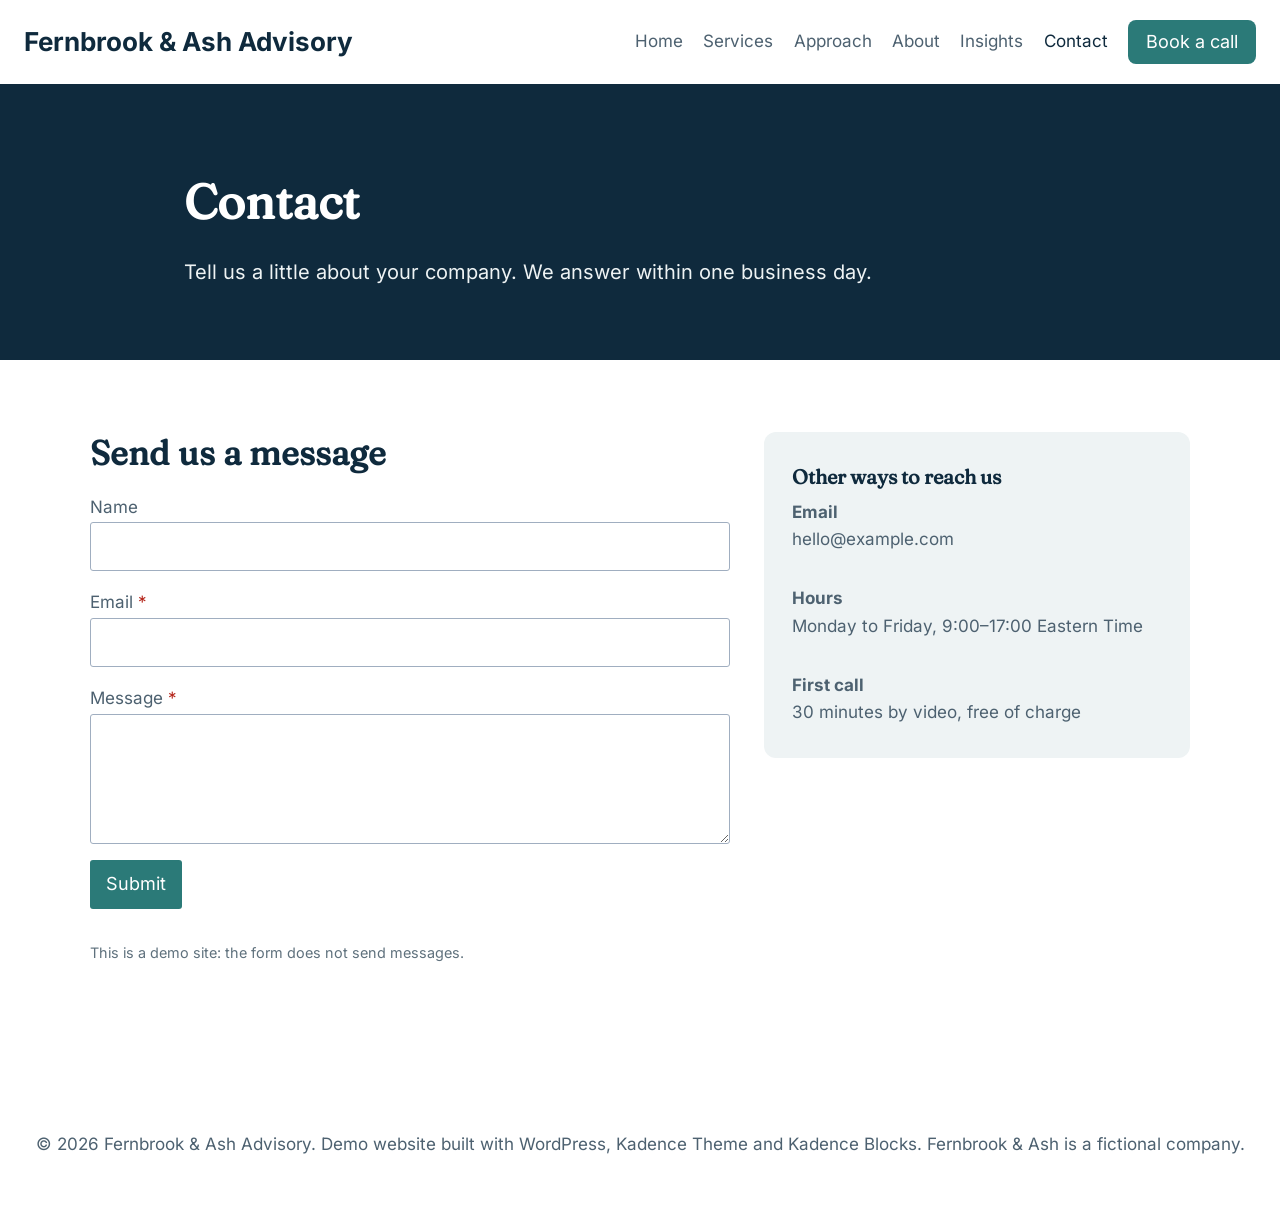
<file: contact/index.html>
<!doctype html>
<html lang="en-US" class="no-js" itemtype="https://schema.org/WebPage" itemscope>
<head>
	<meta charset="UTF-8">
	<meta name="viewport" content="width=device-width, initial-scale=1, minimum-scale=1">
	<title>Contact &#8211; Fernbrook &amp; Ash Advisory</title>
<meta name='robots' content='max-image-preview:large' />
			<script>document.documentElement.classList.remove( 'no-js' );</script>
			<style id="wp-img-auto-sizes-contain-inline-css">
img:is([sizes=auto i],[sizes^="auto," i]){contain-intrinsic-size:3000px 1500px}
/*# sourceURL=wp-img-auto-sizes-contain-inline-css */
</style>
<style id="wp-block-library-inline-css">
:root{--wp-block-synced-color:#7a00df;--wp-block-synced-color--rgb:122,0,223;--wp-bound-block-color:var(--wp-block-synced-color);--wp-editor-canvas-background:#ddd;--wp-admin-theme-color:#007cba;--wp-admin-theme-color--rgb:0,124,186;--wp-admin-theme-color-darker-10:#006ba1;--wp-admin-theme-color-darker-10--rgb:0,107,160.5;--wp-admin-theme-color-darker-20:#005a87;--wp-admin-theme-color-darker-20--rgb:0,90,135;--wp-admin-border-width-focus:2px}@media (min-resolution:192dpi){:root{--wp-admin-border-width-focus:1.5px}}.wp-element-button{cursor:pointer}:root .has-very-light-gray-background-color{background-color:#eee}:root .has-very-dark-gray-background-color{background-color:#313131}:root .has-very-light-gray-color{color:#eee}:root .has-very-dark-gray-color{color:#313131}:root .has-vivid-green-cyan-to-vivid-cyan-blue-gradient-background{background:linear-gradient(135deg,#00d084,#0693e3)}:root .has-purple-crush-gradient-background{background:linear-gradient(135deg,#34e2e4,#4721fb 50%,#ab1dfe)}:root .has-hazy-dawn-gradient-background{background:linear-gradient(135deg,#faaca8,#dad0ec)}:root .has-subdued-olive-gradient-background{background:linear-gradient(135deg,#fafae1,#67a671)}:root .has-atomic-cream-gradient-background{background:linear-gradient(135deg,#fdd79a,#004a59)}:root .has-nightshade-gradient-background{background:linear-gradient(135deg,#330968,#31cdcf)}:root .has-midnight-gradient-background{background:linear-gradient(135deg,#020381,#2874fc)}:root{--wp--preset--font-size--normal:16px;--wp--preset--font-size--huge:42px}.has-regular-font-size{font-size:1em}.has-larger-font-size{font-size:2.625em}.has-normal-font-size{font-size:var(--wp--preset--font-size--normal)}.has-huge-font-size{font-size:var(--wp--preset--font-size--huge)}:root .has-text-align-center{text-align:center}:root .has-text-align-left{text-align:left}:root .has-text-align-right{text-align:right}.has-fit-text{white-space:nowrap!important}#end-resizable-editor-section{display:none}.aligncenter{clear:both}.items-justified-left{justify-content:flex-start}.items-justified-center{justify-content:center}.items-justified-right{justify-content:flex-end}.items-justified-space-between{justify-content:space-between}.screen-reader-text{word-wrap:normal!important;border:0;clip-path:inset(50%);height:1px;margin:-1px;overflow:hidden;padding:0;position:absolute;width:1px;word-break:normal!important}.screen-reader-text:focus{background-color:#ddd;clip-path:none;color:#444;display:block;font-size:1em;height:auto;left:5px;line-height:normal;padding:15px 23px 14px;text-decoration:none;top:5px;width:auto;z-index:100000}html :where(.has-border-color){border-style:solid}html :where([style^=border-color],[style*=";border-color"],[style*="; border-color"]){border-style:solid}html :where([style^=border-top-color],[style*=";border-top-color"],[style*="; border-top-color"]){border-top-style:solid}html :where([style^=border-right-color],[style*=";border-right-color"],[style*="; border-right-color"]){border-right-style:solid}html :where([style^=border-bottom-color],[style*=";border-bottom-color"],[style*="; border-bottom-color"]){border-bottom-style:solid}html :where([style^=border-left-color],[style*=";border-left-color"],[style*="; border-left-color"]){border-left-style:solid}html :where([style^=border-width],[style*=";border-width"],[style*="; border-width"]){border-style:solid}html :where([style^=border-top-width],[style*=";border-top-width"],[style*="; border-top-width"]){border-top-style:solid}html :where([style^=border-right-width],[style*=";border-right-width"],[style*="; border-right-width"]){border-right-style:solid}html :where([style^=border-bottom-width],[style*=";border-bottom-width"],[style*="; border-bottom-width"]){border-bottom-style:solid}html :where([style^=border-left-width],[style*=";border-left-width"],[style*="; border-left-width"]){border-left-style:solid}html :where(img[class*=wp-image-]){height:auto;max-width:100%}:where(figure){margin:0 0 1em}html :where(.is-position-sticky){--wp-admin--admin-bar--position-offset:var(--wp-admin--admin-bar--height,0px)}@media screen and (max-width:600px){html :where(.is-position-sticky){--wp-admin--admin-bar--position-offset:0px}}

/*# sourceURL=/wp-includes/css/dist/block-library/common.min.css */
</style>
<style id="wp-block-heading-inline-css">
h1:where(.wp-block-heading).has-background,h2:where(.wp-block-heading).has-background,h3:where(.wp-block-heading).has-background,h4:where(.wp-block-heading).has-background,h5:where(.wp-block-heading).has-background,h6:where(.wp-block-heading).has-background{padding:1.25em 2.375em}h1.has-text-align-left[style*=writing-mode]:where([style*=vertical-lr]),h1.has-text-align-right[style*=writing-mode]:where([style*=vertical-rl]),h2.has-text-align-left[style*=writing-mode]:where([style*=vertical-lr]),h2.has-text-align-right[style*=writing-mode]:where([style*=vertical-rl]),h3.has-text-align-left[style*=writing-mode]:where([style*=vertical-lr]),h3.has-text-align-right[style*=writing-mode]:where([style*=vertical-rl]),h4.has-text-align-left[style*=writing-mode]:where([style*=vertical-lr]),h4.has-text-align-right[style*=writing-mode]:where([style*=vertical-rl]),h5.has-text-align-left[style*=writing-mode]:where([style*=vertical-lr]),h5.has-text-align-right[style*=writing-mode]:where([style*=vertical-rl]),h6.has-text-align-left[style*=writing-mode]:where([style*=vertical-lr]),h6.has-text-align-right[style*=writing-mode]:where([style*=vertical-rl]){rotate:180deg}
/*# sourceURL=/wp-includes/blocks/heading/style.min.css */
</style>
<style id="wp-block-paragraph-inline-css">
.is-small-text{font-size:.875em}.is-regular-text{font-size:1em}.is-large-text{font-size:2.25em}.is-larger-text{font-size:3em}.has-drop-cap:not(:focus):first-letter{float:left;font-size:8.4em;font-style:normal;font-weight:100;line-height:.68;margin:.05em .1em 0 0;text-transform:uppercase}body.rtl .has-drop-cap:not(:focus):first-letter{float:none;margin-left:.1em}p.has-drop-cap.has-background{overflow:hidden}:root :where(p.has-background){padding:1.25em 2.375em}:where(p.has-text-color:not(.has-link-color)) a{color:inherit}p.has-text-align-left[style*="writing-mode:vertical-lr"],p.has-text-align-right[style*="writing-mode:vertical-rl"]{rotate:180deg}
/*# sourceURL=/wp-includes/blocks/paragraph/style.min.css */
</style>
<style id="wp-block-columns-inline-css">
.wp-block-columns{box-sizing:border-box;display:flex;flex-wrap:wrap!important}@media (min-width:782px){.wp-block-columns{flex-wrap:nowrap!important}}.wp-block-columns{align-items:normal!important}.wp-block-columns.are-vertically-aligned-top{align-items:flex-start}.wp-block-columns.are-vertically-aligned-center{align-items:center}.wp-block-columns.are-vertically-aligned-bottom{align-items:flex-end}@media (max-width:781px){.wp-block-columns:not(.is-not-stacked-on-mobile)>.wp-block-column{flex-basis:100%!important}}@media (min-width:782px){.wp-block-columns:not(.is-not-stacked-on-mobile)>.wp-block-column{flex-basis:0;flex-grow:1}.wp-block-columns:not(.is-not-stacked-on-mobile)>.wp-block-column[style*=flex-basis]{flex-grow:0}}.wp-block-columns.is-not-stacked-on-mobile{flex-wrap:nowrap!important}.wp-block-columns.is-not-stacked-on-mobile>.wp-block-column{flex-basis:0;flex-grow:1}.wp-block-columns.is-not-stacked-on-mobile>.wp-block-column[style*=flex-basis]{flex-grow:0}:where(.wp-block-columns){margin-bottom:1.75em}:where(.wp-block-columns.has-background){padding:1.25em 2.375em}.wp-block-column{flex-grow:1;min-width:0;overflow-wrap:break-word;word-break:break-word}.wp-block-column.is-vertically-aligned-top{align-self:flex-start}.wp-block-column.is-vertically-aligned-center{align-self:center}.wp-block-column.is-vertically-aligned-bottom{align-self:flex-end}.wp-block-column.is-vertically-aligned-stretch{align-self:stretch}.wp-block-column.is-vertically-aligned-bottom,.wp-block-column.is-vertically-aligned-center,.wp-block-column.is-vertically-aligned-top{width:100%}
/*# sourceURL=/wp-includes/blocks/columns/style.min.css */
</style>
<style id="wp-block-group-inline-css">
.wp-block-group{box-sizing:border-box}:where(.wp-block-group.wp-block-group-is-layout-constrained){position:relative}
/*# sourceURL=/wp-includes/blocks/group/style.min.css */
</style>

<style id="classic-theme-styles-inline-css">
/*! This file is auto-generated */
.wp-block-button__link{color:#fff;background-color:#32373c;border-radius:9999px;box-shadow:none;text-decoration:none;padding:calc(.667em + 2px) calc(1.333em + 2px);font-size:1.125em}.wp-block-file__button{background:#32373c;color:#fff;text-decoration:none}
/*# sourceURL=/wp-includes/css/classic-themes.min.css */
</style>

<style id="global-styles-inline-css">
:root{--wp--preset--aspect-ratio--square: 1;--wp--preset--aspect-ratio--4-3: 4/3;--wp--preset--aspect-ratio--3-4: 3/4;--wp--preset--aspect-ratio--3-2: 3/2;--wp--preset--aspect-ratio--2-3: 2/3;--wp--preset--aspect-ratio--16-9: 16/9;--wp--preset--aspect-ratio--9-16: 9/16;--wp--preset--color--black: #000000;--wp--preset--color--cyan-bluish-gray: #abb8c3;--wp--preset--color--white: #ffffff;--wp--preset--color--pale-pink: #f78da7;--wp--preset--color--vivid-red: #cf2e2e;--wp--preset--color--luminous-vivid-orange: #ff6900;--wp--preset--color--luminous-vivid-amber: #fcb900;--wp--preset--color--light-green-cyan: #7bdcb5;--wp--preset--color--vivid-green-cyan: #00d084;--wp--preset--color--pale-cyan-blue: #8ed1fc;--wp--preset--color--vivid-cyan-blue: #0693e3;--wp--preset--color--vivid-purple: #9b51e0;--wp--preset--color--theme-palette-1: var(--global-palette1);--wp--preset--color--theme-palette-2: var(--global-palette2);--wp--preset--color--theme-palette-3: var(--global-palette3);--wp--preset--color--theme-palette-4: var(--global-palette4);--wp--preset--color--theme-palette-5: var(--global-palette5);--wp--preset--color--theme-palette-6: var(--global-palette6);--wp--preset--color--theme-palette-7: var(--global-palette7);--wp--preset--color--theme-palette-8: var(--global-palette8);--wp--preset--color--theme-palette-9: var(--global-palette9);--wp--preset--color--theme-palette-10: var(--global-palette10);--wp--preset--color--theme-palette-11: var(--global-palette11);--wp--preset--color--theme-palette-12: var(--global-palette12);--wp--preset--color--theme-palette-13: var(--global-palette13);--wp--preset--color--theme-palette-14: var(--global-palette14);--wp--preset--color--theme-palette-15: var(--global-palette15);--wp--preset--color--palette-1: #2b7a78;--wp--preset--color--palette-2: #1d5f5d;--wp--preset--color--palette-3: #0f2a3d;--wp--preset--color--palette-4: #22384a;--wp--preset--color--palette-5: #4d6170;--wp--preset--color--palette-6: #5f717d;--wp--preset--color--palette-7: #eef3f4;--wp--preset--color--palette-8: #f7fafa;--wp--preset--color--palette-9: #ffffff;--wp--preset--color--palette-10: #a1676d;--wp--preset--color--palette-11: #13612e;--wp--preset--color--palette-12: #1159af;--wp--preset--color--palette-13: #b82105;--wp--preset--color--palette-14: #f7630c;--wp--preset--color--palette-15: #f5a524;--wp--preset--gradient--vivid-cyan-blue-to-vivid-purple: linear-gradient(135deg,rgb(6,147,227) 0%,rgb(155,81,224) 100%);--wp--preset--gradient--light-green-cyan-to-vivid-green-cyan: linear-gradient(135deg,rgb(122,220,180) 0%,rgb(0,208,130) 100%);--wp--preset--gradient--luminous-vivid-amber-to-luminous-vivid-orange: linear-gradient(135deg,rgb(252,185,0) 0%,rgb(255,105,0) 100%);--wp--preset--gradient--luminous-vivid-orange-to-vivid-red: linear-gradient(135deg,rgb(255,105,0) 0%,rgb(207,46,46) 100%);--wp--preset--gradient--very-light-gray-to-cyan-bluish-gray: linear-gradient(135deg,rgb(238,238,238) 0%,rgb(169,184,195) 100%);--wp--preset--gradient--cool-to-warm-spectrum: linear-gradient(135deg,rgb(74,234,220) 0%,rgb(151,120,209) 20%,rgb(207,42,186) 40%,rgb(238,44,130) 60%,rgb(251,105,98) 80%,rgb(254,248,76) 100%);--wp--preset--gradient--blush-light-purple: linear-gradient(135deg,rgb(255,206,236) 0%,rgb(152,150,240) 100%);--wp--preset--gradient--blush-bordeaux: linear-gradient(135deg,rgb(254,205,165) 0%,rgb(254,45,45) 50%,rgb(107,0,62) 100%);--wp--preset--gradient--luminous-dusk: linear-gradient(135deg,rgb(255,203,112) 0%,rgb(199,81,192) 50%,rgb(65,88,208) 100%);--wp--preset--gradient--pale-ocean: linear-gradient(135deg,rgb(255,245,203) 0%,rgb(182,227,212) 50%,rgb(51,167,181) 100%);--wp--preset--gradient--electric-grass: linear-gradient(135deg,rgb(202,248,128) 0%,rgb(113,206,126) 100%);--wp--preset--gradient--midnight: linear-gradient(135deg,rgb(2,3,129) 0%,rgb(40,116,252) 100%);--wp--preset--font-size--small: var(--global-font-size-small);--wp--preset--font-size--medium: var(--global-font-size-medium);--wp--preset--font-size--large: var(--global-font-size-large);--wp--preset--font-size--x-large: 42px;--wp--preset--font-size--larger: var(--global-font-size-larger);--wp--preset--font-size--xxlarge: var(--global-font-size-xxlarge);--wp--preset--spacing--20: 0.44rem;--wp--preset--spacing--30: 0.67rem;--wp--preset--spacing--40: 1rem;--wp--preset--spacing--50: 1.5rem;--wp--preset--spacing--60: 2.25rem;--wp--preset--spacing--70: 3.38rem;--wp--preset--spacing--80: 5.06rem;--wp--preset--shadow--natural: 6px 6px 9px rgba(0, 0, 0, 0.2);--wp--preset--shadow--deep: 12px 12px 50px rgba(0, 0, 0, 0.4);--wp--preset--shadow--sharp: 6px 6px 0px rgba(0, 0, 0, 0.2);--wp--preset--shadow--outlined: 6px 6px 0px -3px rgb(255, 255, 255), 6px 6px rgb(0, 0, 0);--wp--preset--shadow--crisp: 6px 6px 0px rgb(0, 0, 0);}.wp-block-button{--wp--preset--dimension--25: 25%;--wp--preset--dimension--50: 50%;--wp--preset--dimension--75: 75%;--wp--preset--dimension--100: 100%;}:root { --wp--style--global--content-size: var(--global-calc-content-width);--wp--style--global--wide-size: var(--global-calc-wide-content-width); }:where(body) { margin: 0; }:where(.is-layout-flex){gap: 0.5em;}:where(.is-layout-grid){gap: 0.5em;}body .is-layout-flex{display: flex;}.is-layout-flex{flex-wrap: wrap;align-items: center;}.is-layout-flex > :is(*, div){margin: 0;}body .is-layout-grid{display: grid;}.is-layout-grid > :is(*, div){margin: 0;}body{padding-top: 0px;padding-right: 0px;padding-bottom: 0px;padding-left: 0px;}:root :where(.wp-element-button, .wp-block-button__link){font-style: inherit;font-weight: inherit;letter-spacing: inherit;text-transform: inherit;}.has-black-color{color: var(--wp--preset--color--black) !important;}.has-cyan-bluish-gray-color{color: var(--wp--preset--color--cyan-bluish-gray) !important;}.has-white-color{color: var(--wp--preset--color--white) !important;}.has-pale-pink-color{color: var(--wp--preset--color--pale-pink) !important;}.has-vivid-red-color{color: var(--wp--preset--color--vivid-red) !important;}.has-luminous-vivid-orange-color{color: var(--wp--preset--color--luminous-vivid-orange) !important;}.has-luminous-vivid-amber-color{color: var(--wp--preset--color--luminous-vivid-amber) !important;}.has-light-green-cyan-color{color: var(--wp--preset--color--light-green-cyan) !important;}.has-vivid-green-cyan-color{color: var(--wp--preset--color--vivid-green-cyan) !important;}.has-pale-cyan-blue-color{color: var(--wp--preset--color--pale-cyan-blue) !important;}.has-vivid-cyan-blue-color{color: var(--wp--preset--color--vivid-cyan-blue) !important;}.has-vivid-purple-color{color: var(--wp--preset--color--vivid-purple) !important;}.has-theme-palette-1-color{color: var(--wp--preset--color--theme-palette-1) !important;}.has-theme-palette-2-color{color: var(--wp--preset--color--theme-palette-2) !important;}.has-theme-palette-3-color{color: var(--wp--preset--color--theme-palette-3) !important;}.has-theme-palette-4-color{color: var(--wp--preset--color--theme-palette-4) !important;}.has-theme-palette-5-color{color: var(--wp--preset--color--theme-palette-5) !important;}.has-theme-palette-6-color{color: var(--wp--preset--color--theme-palette-6) !important;}.has-theme-palette-7-color{color: var(--wp--preset--color--theme-palette-7) !important;}.has-theme-palette-8-color{color: var(--wp--preset--color--theme-palette-8) !important;}.has-theme-palette-9-color{color: var(--wp--preset--color--theme-palette-9) !important;}.has-theme-palette-10-color{color: var(--wp--preset--color--theme-palette-10) !important;}.has-theme-palette-11-color{color: var(--wp--preset--color--theme-palette-11) !important;}.has-theme-palette-12-color{color: var(--wp--preset--color--theme-palette-12) !important;}.has-theme-palette-13-color{color: var(--wp--preset--color--theme-palette-13) !important;}.has-theme-palette-14-color{color: var(--wp--preset--color--theme-palette-14) !important;}.has-theme-palette-15-color{color: var(--wp--preset--color--theme-palette-15) !important;}.has-palette-1-color{color: var(--wp--preset--color--palette-1) !important;}.has-palette-2-color{color: var(--wp--preset--color--palette-2) !important;}.has-palette-3-color{color: var(--wp--preset--color--palette-3) !important;}.has-palette-4-color{color: var(--wp--preset--color--palette-4) !important;}.has-palette-5-color{color: var(--wp--preset--color--palette-5) !important;}.has-palette-6-color{color: var(--wp--preset--color--palette-6) !important;}.has-palette-7-color{color: var(--wp--preset--color--palette-7) !important;}.has-palette-8-color{color: var(--wp--preset--color--palette-8) !important;}.has-palette-9-color{color: var(--wp--preset--color--palette-9) !important;}.has-palette-10-color{color: var(--wp--preset--color--palette-10) !important;}.has-palette-11-color{color: var(--wp--preset--color--palette-11) !important;}.has-palette-12-color{color: var(--wp--preset--color--palette-12) !important;}.has-palette-13-color{color: var(--wp--preset--color--palette-13) !important;}.has-palette-14-color{color: var(--wp--preset--color--palette-14) !important;}.has-palette-15-color{color: var(--wp--preset--color--palette-15) !important;}.has-black-background-color{background-color: var(--wp--preset--color--black) !important;}.has-cyan-bluish-gray-background-color{background-color: var(--wp--preset--color--cyan-bluish-gray) !important;}.has-white-background-color{background-color: var(--wp--preset--color--white) !important;}.has-pale-pink-background-color{background-color: var(--wp--preset--color--pale-pink) !important;}.has-vivid-red-background-color{background-color: var(--wp--preset--color--vivid-red) !important;}.has-luminous-vivid-orange-background-color{background-color: var(--wp--preset--color--luminous-vivid-orange) !important;}.has-luminous-vivid-amber-background-color{background-color: var(--wp--preset--color--luminous-vivid-amber) !important;}.has-light-green-cyan-background-color{background-color: var(--wp--preset--color--light-green-cyan) !important;}.has-vivid-green-cyan-background-color{background-color: var(--wp--preset--color--vivid-green-cyan) !important;}.has-pale-cyan-blue-background-color{background-color: var(--wp--preset--color--pale-cyan-blue) !important;}.has-vivid-cyan-blue-background-color{background-color: var(--wp--preset--color--vivid-cyan-blue) !important;}.has-vivid-purple-background-color{background-color: var(--wp--preset--color--vivid-purple) !important;}.has-theme-palette-1-background-color{background-color: var(--wp--preset--color--theme-palette-1) !important;}.has-theme-palette-2-background-color{background-color: var(--wp--preset--color--theme-palette-2) !important;}.has-theme-palette-3-background-color{background-color: var(--wp--preset--color--theme-palette-3) !important;}.has-theme-palette-4-background-color{background-color: var(--wp--preset--color--theme-palette-4) !important;}.has-theme-palette-5-background-color{background-color: var(--wp--preset--color--theme-palette-5) !important;}.has-theme-palette-6-background-color{background-color: var(--wp--preset--color--theme-palette-6) !important;}.has-theme-palette-7-background-color{background-color: var(--wp--preset--color--theme-palette-7) !important;}.has-theme-palette-8-background-color{background-color: var(--wp--preset--color--theme-palette-8) !important;}.has-theme-palette-9-background-color{background-color: var(--wp--preset--color--theme-palette-9) !important;}.has-theme-palette-10-background-color{background-color: var(--wp--preset--color--theme-palette-10) !important;}.has-theme-palette-11-background-color{background-color: var(--wp--preset--color--theme-palette-11) !important;}.has-theme-palette-12-background-color{background-color: var(--wp--preset--color--theme-palette-12) !important;}.has-theme-palette-13-background-color{background-color: var(--wp--preset--color--theme-palette-13) !important;}.has-theme-palette-14-background-color{background-color: var(--wp--preset--color--theme-palette-14) !important;}.has-theme-palette-15-background-color{background-color: var(--wp--preset--color--theme-palette-15) !important;}.has-palette-1-background-color{background-color: var(--wp--preset--color--palette-1) !important;}.has-palette-2-background-color{background-color: var(--wp--preset--color--palette-2) !important;}.has-palette-3-background-color{background-color: var(--wp--preset--color--palette-3) !important;}.has-palette-4-background-color{background-color: var(--wp--preset--color--palette-4) !important;}.has-palette-5-background-color{background-color: var(--wp--preset--color--palette-5) !important;}.has-palette-6-background-color{background-color: var(--wp--preset--color--palette-6) !important;}.has-palette-7-background-color{background-color: var(--wp--preset--color--palette-7) !important;}.has-palette-8-background-color{background-color: var(--wp--preset--color--palette-8) !important;}.has-palette-9-background-color{background-color: var(--wp--preset--color--palette-9) !important;}.has-palette-10-background-color{background-color: var(--wp--preset--color--palette-10) !important;}.has-palette-11-background-color{background-color: var(--wp--preset--color--palette-11) !important;}.has-palette-12-background-color{background-color: var(--wp--preset--color--palette-12) !important;}.has-palette-13-background-color{background-color: var(--wp--preset--color--palette-13) !important;}.has-palette-14-background-color{background-color: var(--wp--preset--color--palette-14) !important;}.has-palette-15-background-color{background-color: var(--wp--preset--color--palette-15) !important;}.has-black-border-color{border-color: var(--wp--preset--color--black) !important;}.has-cyan-bluish-gray-border-color{border-color: var(--wp--preset--color--cyan-bluish-gray) !important;}.has-white-border-color{border-color: var(--wp--preset--color--white) !important;}.has-pale-pink-border-color{border-color: var(--wp--preset--color--pale-pink) !important;}.has-vivid-red-border-color{border-color: var(--wp--preset--color--vivid-red) !important;}.has-luminous-vivid-orange-border-color{border-color: var(--wp--preset--color--luminous-vivid-orange) !important;}.has-luminous-vivid-amber-border-color{border-color: var(--wp--preset--color--luminous-vivid-amber) !important;}.has-light-green-cyan-border-color{border-color: var(--wp--preset--color--light-green-cyan) !important;}.has-vivid-green-cyan-border-color{border-color: var(--wp--preset--color--vivid-green-cyan) !important;}.has-pale-cyan-blue-border-color{border-color: var(--wp--preset--color--pale-cyan-blue) !important;}.has-vivid-cyan-blue-border-color{border-color: var(--wp--preset--color--vivid-cyan-blue) !important;}.has-vivid-purple-border-color{border-color: var(--wp--preset--color--vivid-purple) !important;}.has-theme-palette-1-border-color{border-color: var(--wp--preset--color--theme-palette-1) !important;}.has-theme-palette-2-border-color{border-color: var(--wp--preset--color--theme-palette-2) !important;}.has-theme-palette-3-border-color{border-color: var(--wp--preset--color--theme-palette-3) !important;}.has-theme-palette-4-border-color{border-color: var(--wp--preset--color--theme-palette-4) !important;}.has-theme-palette-5-border-color{border-color: var(--wp--preset--color--theme-palette-5) !important;}.has-theme-palette-6-border-color{border-color: var(--wp--preset--color--theme-palette-6) !important;}.has-theme-palette-7-border-color{border-color: var(--wp--preset--color--theme-palette-7) !important;}.has-theme-palette-8-border-color{border-color: var(--wp--preset--color--theme-palette-8) !important;}.has-theme-palette-9-border-color{border-color: var(--wp--preset--color--theme-palette-9) !important;}.has-theme-palette-10-border-color{border-color: var(--wp--preset--color--theme-palette-10) !important;}.has-theme-palette-11-border-color{border-color: var(--wp--preset--color--theme-palette-11) !important;}.has-theme-palette-12-border-color{border-color: var(--wp--preset--color--theme-palette-12) !important;}.has-theme-palette-13-border-color{border-color: var(--wp--preset--color--theme-palette-13) !important;}.has-theme-palette-14-border-color{border-color: var(--wp--preset--color--theme-palette-14) !important;}.has-theme-palette-15-border-color{border-color: var(--wp--preset--color--theme-palette-15) !important;}.has-palette-1-border-color{border-color: var(--wp--preset--color--palette-1) !important;}.has-palette-2-border-color{border-color: var(--wp--preset--color--palette-2) !important;}.has-palette-3-border-color{border-color: var(--wp--preset--color--palette-3) !important;}.has-palette-4-border-color{border-color: var(--wp--preset--color--palette-4) !important;}.has-palette-5-border-color{border-color: var(--wp--preset--color--palette-5) !important;}.has-palette-6-border-color{border-color: var(--wp--preset--color--palette-6) !important;}.has-palette-7-border-color{border-color: var(--wp--preset--color--palette-7) !important;}.has-palette-8-border-color{border-color: var(--wp--preset--color--palette-8) !important;}.has-palette-9-border-color{border-color: var(--wp--preset--color--palette-9) !important;}.has-palette-10-border-color{border-color: var(--wp--preset--color--palette-10) !important;}.has-palette-11-border-color{border-color: var(--wp--preset--color--palette-11) !important;}.has-palette-12-border-color{border-color: var(--wp--preset--color--palette-12) !important;}.has-palette-13-border-color{border-color: var(--wp--preset--color--palette-13) !important;}.has-palette-14-border-color{border-color: var(--wp--preset--color--palette-14) !important;}.has-palette-15-border-color{border-color: var(--wp--preset--color--palette-15) !important;}.has-vivid-cyan-blue-to-vivid-purple-gradient-background{background: var(--wp--preset--gradient--vivid-cyan-blue-to-vivid-purple) !important;}.has-light-green-cyan-to-vivid-green-cyan-gradient-background{background: var(--wp--preset--gradient--light-green-cyan-to-vivid-green-cyan) !important;}.has-luminous-vivid-amber-to-luminous-vivid-orange-gradient-background{background: var(--wp--preset--gradient--luminous-vivid-amber-to-luminous-vivid-orange) !important;}.has-luminous-vivid-orange-to-vivid-red-gradient-background{background: var(--wp--preset--gradient--luminous-vivid-orange-to-vivid-red) !important;}.has-very-light-gray-to-cyan-bluish-gray-gradient-background{background: var(--wp--preset--gradient--very-light-gray-to-cyan-bluish-gray) !important;}.has-cool-to-warm-spectrum-gradient-background{background: var(--wp--preset--gradient--cool-to-warm-spectrum) !important;}.has-blush-light-purple-gradient-background{background: var(--wp--preset--gradient--blush-light-purple) !important;}.has-blush-bordeaux-gradient-background{background: var(--wp--preset--gradient--blush-bordeaux) !important;}.has-luminous-dusk-gradient-background{background: var(--wp--preset--gradient--luminous-dusk) !important;}.has-pale-ocean-gradient-background{background: var(--wp--preset--gradient--pale-ocean) !important;}.has-electric-grass-gradient-background{background: var(--wp--preset--gradient--electric-grass) !important;}.has-midnight-gradient-background{background: var(--wp--preset--gradient--midnight) !important;}.has-small-font-size{font-size: var(--wp--preset--font-size--small) !important;}.has-medium-font-size{font-size: var(--wp--preset--font-size--medium) !important;}.has-large-font-size{font-size: var(--wp--preset--font-size--large) !important;}.has-x-large-font-size{font-size: var(--wp--preset--font-size--x-large) !important;}.has-larger-font-size{font-size: var(--wp--preset--font-size--larger) !important;}.has-xxlarge-font-size{font-size: var(--wp--preset--font-size--xxlarge) !important;}
:where(.wp-block-columns.is-layout-flex){gap: 2em;}:where(.wp-block-columns.is-layout-grid){gap: 2em;}
/*# sourceURL=global-styles-inline-css */
</style>

<link rel='stylesheet' id='kadence-global-css' href='../wp-content/themes/kadence/assets/css/global.min.css' media='all' />
<style id="kadence-global-inline-css">
/* Kadence Base CSS */
:root{--global-palette1:#2b7a78;--global-palette2:#1d5f5d;--global-palette3:#0f2a3d;--global-palette4:#22384a;--global-palette5:#4d6170;--global-palette6:#5f717d;--global-palette7:#eef3f4;--global-palette8:#f7fafa;--global-palette9:#ffffff;--global-palette10:oklch(from var(--global-palette1) calc(l + 0.10 * (1 - l)) calc(c * 1.00) calc(h + 180) / 100%);--global-palette11:#13612e;--global-palette12:#1159af;--global-palette13:#b82105;--global-palette14:#f7630c;--global-palette15:#f5a524;--global-palette9rgb:255, 255, 255;--global-palette-highlight:var(--global-palette1);--global-palette-highlight-alt:var(--global-palette2);--global-palette-highlight-alt2:var(--global-palette9);--global-palette-btn-bg:var(--global-palette1);--global-palette-btn-bg-hover:var(--global-palette2);--global-palette-btn:var(--global-palette9);--global-palette-btn-hover:var(--global-palette9);--global-palette-btn-sec-bg:var(--global-palette7);--global-palette-btn-sec-bg-hover:var(--global-palette2);--global-palette-btn-sec:var(--global-palette3);--global-palette-btn-sec-hover:var(--global-palette9);--global-body-font-family:Inter, var(--global-fallback-font);--global-heading-font-family:Fraunces, var(--global-fallback-font);--global-primary-nav-font-family:inherit;--global-fallback-font:sans-serif;--global-display-fallback-font:sans-serif;--global-content-width:1290px;--global-content-wide-width:calc(1290px + 230px);--global-content-narrow-width:842px;--global-content-edge-padding:1.5rem;--global-content-boxed-padding:2rem;--global-calc-content-width:calc(1290px - var(--global-content-edge-padding) - var(--global-content-edge-padding) );--wp--style--global--content-size:var(--global-calc-content-width);}.wp-site-blocks{--global-vw:calc( 100vw - ( 0.5 * var(--scrollbar-offset)));}body{background:var(--global-palette8);}body, input, select, optgroup, textarea{font-weight:400;font-size:17px;line-height:1.6;font-family:var(--global-body-font-family);color:var(--global-palette5);}.content-bg, body.content-style-unboxed .site{background:var(--global-palette9);}h1,h2,h3,h4,h5,h6{font-family:var(--global-heading-font-family);}h1{font-weight:600;font-size:44px;line-height:1.25;color:var(--global-palette3);}h2{font-weight:600;font-size:34px;line-height:1.25;color:var(--global-palette3);}h3{font-weight:600;font-size:24px;line-height:1.25;color:var(--global-palette3);}h4{font-weight:600;font-size:20px;line-height:1.25;color:var(--global-palette3);}h5{font-weight:700;font-size:20px;line-height:1.5;color:var(--global-palette4);}h6{font-weight:700;font-size:18px;line-height:1.5;color:var(--global-palette5);}.entry-hero .kadence-breadcrumbs{max-width:1290px;}.site-container, .site-header-row-layout-contained, .site-footer-row-layout-contained, .entry-hero-layout-contained, .comments-area, .alignfull > .wp-block-cover__inner-container, .alignwide > .wp-block-cover__inner-container{max-width:var(--global-content-width);}.content-width-narrow .content-container.site-container, .content-width-narrow .hero-container.site-container{max-width:var(--global-content-narrow-width);}@media all and (min-width: 1520px){.wp-site-blocks .content-container  .alignwide{margin-left:-115px;margin-right:-115px;width:unset;max-width:unset;}}@media all and (min-width: 1102px){.content-width-narrow .wp-site-blocks .content-container .alignwide{margin-left:-130px;margin-right:-130px;width:unset;max-width:unset;}}.content-style-boxed .wp-site-blocks .entry-content .alignwide{margin-left:calc( -1 * var( --global-content-boxed-padding ) );margin-right:calc( -1 * var( --global-content-boxed-padding ) );}.content-area{margin-top:5rem;margin-bottom:5rem;}@media all and (max-width: 1024px){.content-area{margin-top:3rem;margin-bottom:3rem;}}@media all and (max-width: 767px){.content-area{margin-top:2rem;margin-bottom:2rem;}}@media all and (max-width: 1024px){:root{--global-content-boxed-padding:2rem;}}@media all and (max-width: 767px){:root{--global-content-boxed-padding:1.5rem;}}.entry-content-wrap{padding:2rem;}@media all and (max-width: 1024px){.entry-content-wrap{padding:2rem;}}@media all and (max-width: 767px){.entry-content-wrap{padding:1.5rem;}}.entry.single-entry{box-shadow:0px 15px 15px -10px rgba(0,0,0,0.05);}.entry.loop-entry{box-shadow:0px 15px 15px -10px rgba(0,0,0,0.05);}.loop-entry .entry-content-wrap{padding:2rem;}@media all and (max-width: 1024px){.loop-entry .entry-content-wrap{padding:2rem;}}@media all and (max-width: 767px){.loop-entry .entry-content-wrap{padding:1.5rem;}}button, .button, .wp-block-button__link, input[type="button"], input[type="reset"], input[type="submit"], .fl-button, .elementor-button-wrapper .elementor-button, .wc-block-components-checkout-place-order-button, .wc-block-cart__submit{border-radius:8px;box-shadow:0px 0px 0px -7px rgba(0,0,0,0);}button:hover, button:focus, button:active, .button:hover, .button:focus, .button:active, .wp-block-button__link:hover, .wp-block-button__link:focus, .wp-block-button__link:active, input[type="button"]:hover, input[type="button"]:focus, input[type="button"]:active, input[type="reset"]:hover, input[type="reset"]:focus, input[type="reset"]:active, input[type="submit"]:hover, input[type="submit"]:focus, input[type="submit"]:active, .elementor-button-wrapper .elementor-button:hover, .elementor-button-wrapper .elementor-button:focus, .elementor-button-wrapper .elementor-button:active, .wc-block-cart__submit:hover{box-shadow:0px 15px 25px -7px rgba(0,0,0,0.1);}.kb-button.kb-btn-global-outline.kb-btn-global-inherit{padding-top:calc(px - 2px);padding-right:calc(px - 2px);padding-bottom:calc(px - 2px);padding-left:calc(px - 2px);}@media all and (min-width: 1025px){.transparent-header .entry-hero .entry-hero-container-inner{padding-top:84px;}}@media all and (max-width: 1024px){.mobile-transparent-header .entry-hero .entry-hero-container-inner{padding-top:84px;}}@media all and (max-width: 767px){.mobile-transparent-header .entry-hero .entry-hero-container-inner{padding-top:84px;}}.entry-hero.page-hero-section .entry-header{min-height:200px;}
/* Kadence Header CSS */
@media all and (max-width: 1024px){.mobile-transparent-header #masthead{position:absolute;left:0px;right:0px;z-index:100;}.kadence-scrollbar-fixer.mobile-transparent-header #masthead{right:var(--scrollbar-offset,0);}.mobile-transparent-header #masthead, .mobile-transparent-header .site-top-header-wrap .site-header-row-container-inner, .mobile-transparent-header .site-main-header-wrap .site-header-row-container-inner, .mobile-transparent-header .site-bottom-header-wrap .site-header-row-container-inner{background:transparent;}.site-header-row-tablet-layout-fullwidth, .site-header-row-tablet-layout-standard{padding:0px;}}@media all and (min-width: 1025px){.transparent-header #masthead{position:absolute;left:0px;right:0px;z-index:100;}.transparent-header.kadence-scrollbar-fixer #masthead{right:var(--scrollbar-offset,0);}.transparent-header #masthead, .transparent-header .site-top-header-wrap .site-header-row-container-inner, .transparent-header .site-main-header-wrap .site-header-row-container-inner, .transparent-header .site-bottom-header-wrap .site-header-row-container-inner{background:transparent;}}.site-branding{padding:0px 0px 0px 0px;}.site-branding .site-title{font-weight:700;font-size:26px;line-height:1.2;color:var(--global-palette3);}#masthead, #masthead .kadence-sticky-header.item-is-fixed:not(.item-at-start):not(.site-header-row-container):not(.site-main-header-wrap), #masthead .kadence-sticky-header.item-is-fixed:not(.item-at-start) > .site-header-row-container-inner{background:#ffffff;}.site-main-header-inner-wrap{min-height:84px;}.site-main-header-wrap.site-header-row-container.site-header-focus-item.site-header-row-layout-standard.kadence-sticky-header.item-is-fixed.item-is-stuck, .site-header-upper-inner-wrap.kadence-sticky-header.item-is-fixed.item-is-stuck, .site-header-inner-wrap.kadence-sticky-header.item-is-fixed.item-is-stuck, .site-top-header-wrap.site-header-row-container.site-header-focus-item.site-header-row-layout-standard.kadence-sticky-header.item-is-fixed.item-is-stuck, .site-bottom-header-wrap.site-header-row-container.site-header-focus-item.site-header-row-layout-standard.kadence-sticky-header.item-is-fixed.item-is-stuck{box-shadow:0px 0px 0px 0px rgba(0,0,0,0);}.header-navigation[class*="header-navigation-style-underline"] .header-menu-container.primary-menu-container>ul>li>a:after{width:calc( 100% - 1.2em);}.main-navigation .primary-menu-container > ul > li.menu-item > a{padding-left:calc(1.2em / 2);padding-right:calc(1.2em / 2);padding-top:0.6em;padding-bottom:0.6em;color:var(--global-palette5);}.main-navigation .primary-menu-container > ul > li.menu-item .dropdown-nav-special-toggle{right:calc(1.2em / 2);}.main-navigation .primary-menu-container > ul > li.menu-item > a:hover{color:var(--global-palette-highlight);}.main-navigation .primary-menu-container > ul > li.menu-item.current-menu-item > a{color:var(--global-palette3);}.header-navigation .header-menu-container ul ul.sub-menu, .header-navigation .header-menu-container ul ul.submenu{background:var(--global-palette3);box-shadow:0px 2px 13px 0px rgba(0,0,0,0.1);}.header-navigation .header-menu-container ul ul li.menu-item, .header-menu-container ul.menu > li.kadence-menu-mega-enabled > ul > li.menu-item > a{border-bottom:1px solid rgba(255,255,255,0.1);border-radius:0px 0px 0px 0px;}.header-navigation .header-menu-container ul ul li.menu-item > a{width:200px;padding-top:1em;padding-bottom:1em;color:var(--global-palette8);font-size:12px;}.header-navigation .header-menu-container ul ul li.menu-item > a:hover{color:var(--global-palette9);background:var(--global-palette4);border-radius:0px 0px 0px 0px;}.header-navigation .header-menu-container ul ul li.menu-item.current-menu-item > a{color:var(--global-palette9);background:var(--global-palette4);border-radius:0px 0px 0px 0px;}.mobile-toggle-open-container .menu-toggle-open, .mobile-toggle-open-container .menu-toggle-open:focus{color:var(--global-palette5);padding:0.4em 0.6em 0.4em 0.6em;font-size:14px;}.mobile-toggle-open-container .menu-toggle-open.menu-toggle-style-bordered{border:1px solid currentColor;}.mobile-toggle-open-container .menu-toggle-open .menu-toggle-icon{font-size:20px;}.mobile-toggle-open-container .menu-toggle-open:hover, .mobile-toggle-open-container .menu-toggle-open:focus-visible{color:var(--global-palette-highlight);}.mobile-navigation ul li{font-size:14px;}.mobile-navigation ul li a{padding-top:1em;padding-bottom:1em;}.mobile-navigation ul li > a, .mobile-navigation ul li.menu-item-has-children > .drawer-nav-drop-wrap{color:var(--global-palette8);}.mobile-navigation ul li.current-menu-item > a, .mobile-navigation ul li.current-menu-item.menu-item-has-children > .drawer-nav-drop-wrap{color:var(--global-palette-highlight);}.mobile-navigation ul li.menu-item-has-children .drawer-nav-drop-wrap, .mobile-navigation ul li:not(.menu-item-has-children) a{border-bottom:1px solid rgba(255,255,255,0.1);}.mobile-navigation:not(.drawer-navigation-parent-toggle-true) ul li.menu-item-has-children .drawer-nav-drop-wrap button{border-left:1px solid rgba(255,255,255,0.1);}#mobile-drawer .drawer-header .drawer-toggle{padding:0.6em 0.15em 0.6em 0.15em;font-size:24px;}#main-header .header-button{border-radius:8px 8px 8px 8px;box-shadow:0px 0px 0px -7px rgba(0,0,0,0);}#main-header .header-button:hover{box-shadow:0px 15px 25px -7px rgba(0,0,0,0.1);}
/* Kadence Footer CSS */
.site-bottom-footer-inner-wrap{padding-top:30px;padding-bottom:30px;grid-column-gap:30px;}.site-bottom-footer-inner-wrap .widget{margin-bottom:30px;}.site-bottom-footer-inner-wrap .site-footer-section:not(:last-child):after{right:calc(-30px / 2);}
/*# sourceURL=kadence-global-inline-css */
</style>
<link rel='stylesheet' id='kadence-header-css' href='../wp-content/themes/kadence/assets/css/header.min.css' media='all' />
<link rel='stylesheet' id='kadence-content-css' href='../wp-content/themes/kadence/assets/css/content.min.css' media='all' />
<link rel='stylesheet' id='kadence-footer-css' href='../wp-content/themes/kadence/assets/css/footer.min.css' media='all' />
<link rel='stylesheet' id='kadence-blocks-rowlayout-css' href='../wp-content/plugins/kadence-blocks/dist/style-blocks-rowlayout.css' media='all' />
<link rel='stylesheet' id='kadence-blocks-column-css' href='../wp-content/plugins/kadence-blocks/dist/style-blocks-column.css' media='all' />
<style id="kadence-blocks-advancedheading-inline-css">
	.wp-block-kadence-advancedheading mark{background:transparent;border-style:solid;border-width:0}
	.wp-block-kadence-advancedheading mark.kt-highlight{color:#f76a0c;}
	.kb-adv-heading-icon{display: inline-flex;justify-content: center;align-items: center;}
	.is-layout-constrained > .kb-advanced-heading-link {display: block;}.wp-block-kadence-advancedheading.has-background{padding: 0;}	.single-content .kadence-advanced-heading-wrapper h1,
	.single-content .kadence-advanced-heading-wrapper h2,
	.single-content .kadence-advanced-heading-wrapper h3,
	.single-content .kadence-advanced-heading-wrapper h4,
	.single-content .kadence-advanced-heading-wrapper h5,
	.single-content .kadence-advanced-heading-wrapper h6 {margin: 1.5em 0 .5em;}
	.single-content .kadence-advanced-heading-wrapper+* { margin-top:0;}.kb-screen-reader-text{position:absolute;width:1px;height:1px;padding:0;margin:-1px;overflow:hidden;clip:rect(0,0,0,0);}
/*# sourceURL=kadence-blocks-advancedheading-inline-css */
</style>
<link rel='stylesheet' id='kadence-blocks-form-css' href='../wp-content/plugins/kadence-blocks/dist/style-blocks-form.css' media='all' />
<style id="kadence-blocks-global-variables-inline-css">
:root {--global-kb-font-size-sm:clamp(0.8rem, 0.73rem + 0.217vw, 0.9rem);--global-kb-font-size-md:clamp(1.1rem, 0.995rem + 0.326vw, 1.25rem);--global-kb-font-size-lg:clamp(1.75rem, 1.576rem + 0.543vw, 2rem);--global-kb-font-size-xl:clamp(2.25rem, 1.728rem + 1.63vw, 3rem);--global-kb-font-size-xxl:clamp(2.5rem, 1.456rem + 3.26vw, 4rem);--global-kb-font-size-xxxl:clamp(2.75rem, 0.489rem + 7.065vw, 6rem);}
:root,:root:where(.kb-tokens){--kb-token--primitive--color--brand--primary:#2b7a78;--kb-token--primitive--color--brand--secondary:#1d5f5d;--kb-token--primitive--color--brand--accent:#ED8936;--kb-token--primitive--color--brand--button:#3633e1;--kb-token--primitive--color--brand--button-hover:#2f2ffc;--kb-token--primitive--color--neutral--0:#ffffff;--kb-token--primitive--color--neutral--50:#f7fafa;--kb-token--primitive--color--neutral--100:#eef3f4;--kb-token--primitive--color--neutral--200:#E2E8F0;--kb-token--primitive--color--neutral--300:#CBD5E0;--kb-token--primitive--color--neutral--500:#5f717d;--kb-token--primitive--color--neutral--600:#4d6170;--kb-token--primitive--color--neutral--700:#22384a;--kb-token--primitive--color--neutral--900:#0f2a3d;--kb-token--primitive--color--notice--success:#38A169;--kb-token--primitive--color--notice--warning:#DD6B20;--kb-token--primitive--color--notice--error:#E53E3E;--kb-token--primitive--color--notice--info:#3182CE;--kb-token--primitive--color--extended--complement:#a1676d;--kb-token--primitive--color--extended--success:#13612e;--kb-token--primitive--color--extended--info:#1159af;--kb-token--primitive--color--extended--alert:#b82105;--kb-token--primitive--color--extended--warning:#f7630c;--kb-token--primitive--color--extended--rating:#f5a524;--kb-token--primitive--color--transparent:transparent;--kb-token--primitive--dimension--spacing--xxs:0.5rem;--kb-token--primitive--dimension--spacing--xs:1rem;--kb-token--primitive--dimension--spacing--sm:1.5rem;--kb-token--primitive--dimension--spacing--md:2rem;--kb-token--primitive--dimension--spacing--lg:3rem;--kb-token--primitive--dimension--spacing--xl:4rem;--kb-token--primitive--dimension--spacing--xxl:5rem;--kb-token--primitive--dimension--spacing--3xl:6.5rem;--kb-token--primitive--dimension--spacing--4xl:8rem;--kb-token--primitive--dimension--spacing--5xl:10rem;--kb-token--primitive--dimension--gap--none:0rem;--kb-token--primitive--dimension--gap--xs:0.5rem;--kb-token--primitive--dimension--gap--sm:1rem;--kb-token--primitive--dimension--gap--md:2rem;--kb-token--primitive--dimension--gap--lg:4rem;--kb-token--primitive--dimension--font-size--sm:clamp(0.8rem, 0.73rem + 0.217vw, 0.9rem);--kb-token--primitive--dimension--font-size--md:clamp(1.1rem, 0.995rem + 0.326vw, 1.25rem);--kb-token--primitive--dimension--font-size--lg:clamp(1.75rem, 1.576rem + 0.543vw, 2rem);--kb-token--primitive--dimension--font-size--xl:clamp(2.25rem, 1.728rem + 1.63vw, 3rem);--kb-token--primitive--dimension--font-size--xxl:clamp(2.5rem, 1.456rem + 3.26vw, 4rem);--kb-token--primitive--dimension--font-size--xxxl:clamp(2.75rem, 0.489rem + 7.065vw, 6rem);--kb-token--primitive--dimension--radius--xs:0.125rem;--kb-token--primitive--dimension--radius--sm:0.25rem;--kb-token--primitive--dimension--radius--md:0.375rem;--kb-token--primitive--dimension--radius--lg:0.5rem;--kb-token--primitive--dimension--radius--xl:0.75rem;--kb-token--primitive--dimension--radius--2xl:1rem;--kb-token--primitive--dimension--radius--3xl:1.5rem;--kb-token--primitive--dimension--radius--full:9999px;--kb-token--primitive--dimension--border-width--sm:1px;--kb-token--primitive--dimension--border-width--md:2px;--kb-token--primitive--dimension--border-width--lg:4px;--kb-token--primitive--dimension--icon-size--sm:1rem;--kb-token--primitive--dimension--icon-size--md:1.5rem;--kb-token--primitive--dimension--icon-size--lg:2.25rem;--kb-token--primitive--fontSize--xs:0.64rem;--kb-token--primitive--fontSize--sm:0.8rem;--kb-token--primitive--fontSize--md:1rem;--kb-token--primitive--fontSize--lg:1.25rem;--kb-token--primitive--fontSize--xl:1.563rem;--kb-token--primitive--fontSize--2xl:1.953rem;--kb-token--primitive--fontSize--3xl:2.441rem;--kb-token--primitive--shadow--xs:0px 1px 2px 0px #1717171f;--kb-token--primitive--shadow--sm:0px 2px 4px 0px #1717171f;--kb-token--primitive--shadow--md:0px 2px 8px 0px #1717171f;--kb-token--semantic--color--text:var(--kb-token--primitive--color--neutral--900);--kb-token--semantic--color--text-muted:var(--kb-token--primitive--color--neutral--500);--kb-token--semantic--color--surface:var(--kb-token--primitive--color--neutral--0);--kb-token--semantic--color--surface-alt:var(--kb-token--primitive--color--neutral--50);--kb-token--semantic--color--border:var(--kb-token--primitive--color--neutral--200);--kb-token--semantic--color--border-hover:var(--kb-token--primitive--color--transparent);--kb-token--semantic--color--link:var(--kb-token--primitive--color--brand--primary);--kb-token--semantic--color--button-bg:var(--kb-token--primitive--color--brand--primary);--kb-token--semantic--color--button-text:var(--kb-token--primitive--color--neutral--0);--kb-token--semantic--color--button-bg-hover:var(--kb-token--primitive--color--brand--secondary);--kb-token--semantic--color--button-text-hover:var(--kb-token--primitive--color--neutral--0);--kb-token--semantic--color--button-border:var(--kb-token--primitive--color--transparent);--kb-token--semantic--color--icon:currentColor;--kb-token--semantic--color--icon-hover:var(--kb-token--primitive--color--brand--primary);--kb-token--semantic--color--rowlayout-bg:var(--kb-token--primitive--color--transparent);--kb-token--semantic--color--column-bg:var(--kb-token--primitive--color--transparent);--kb-token--semantic--color--column-bg-hover:var(--kb-token--primitive--color--transparent);--kb-token--semantic--color--image-bg:var(--kb-token--primitive--color--transparent);--kb-token--semantic--color--heading-bg:var(--kb-token--primitive--color--transparent);--kb-token--semantic--spacing--inline:var(--kb-token--primitive--dimension--spacing--md);--kb-token--semantic--spacing--block:var(--kb-token--primitive--dimension--spacing--lg);--kb-token--semantic--spacing--section:var(--kb-token--primitive--dimension--spacing--xl);--kb-token--semantic--spacing--media-padding:0;--kb-token--semantic--spacing--heading-padding:0;--kb-token--semantic--radius--control:3px;--kb-token--semantic--radius--media:0;--kb-token--semantic--radius--rowlayout:0;--kb-token--semantic--radius--column:0;--kb-token--semantic--radius--column-hover:0;--kb-token--semantic--radius--heading:0;--kb-token--semantic--border-width--default:var(--kb-token--primitive--dimension--border-width--sm);--kb-token--semantic--border-width--default-hover:0;--kb-token--semantic--border-width--media:0;--kb-token--semantic--border-width--button:0;--kb-token--semantic--border-style--default:none;--kb-token--semantic--border-style--default-hover:solid;--kb-token--semantic--border-style--button:solid;--kb-token--semantic--icon-size--default:var(--kb-token--primitive--dimension--icon-size--md);--kb-token--semantic--icon-size--icon:50px;--kb-token--semantic--font-size--control:1.125rem;--kb-token--semantic--font-size--heading:2rem;--kb-token--semantic--font-weight--control:normal;--kb-token--semantic--font-weight--heading:400;--kb-token--semantic--line-height--control:normal;--kb-token--semantic--line-height--heading:1.125;--kb-token--semantic--font-style--control:normal;--kb-token--semantic--text-transform--control:none;--kb-token--semantic--text-transform--heading:none;--kb-token--semantic--letter-spacing--control:0;--kb-token--semantic--letter-spacing--heading:0;--kb-token--semantic--shadow--card:0px 2px 8px 0px var(--kb-token--primitive--color--neutral--900);--kb-token--semantic--shadow--media:0px 0px 0px 0px var(--kb-token--primitive--color--transparent);--kb-token--semantic--shadow--button:0px 0px 0px 0px var(--kb-token--primitive--color--transparent);--kb-token--semantic--shadow--button-hover:0px 0px 0px 0px var(--kb-token--primitive--color--transparent);--global-kb-spacing-xxs:var(--kb-token--primitive--dimension--spacing--xxs,0.5rem);--global-kb-spacing-xs:var(--kb-token--primitive--dimension--spacing--xs,1rem);--global-kb-spacing-sm:var(--kb-token--primitive--dimension--spacing--sm,1.5rem);--global-kb-spacing-md:var(--kb-token--primitive--dimension--spacing--md,2rem);--global-kb-spacing-lg:var(--kb-token--primitive--dimension--spacing--lg,3rem);--global-kb-spacing-xl:var(--kb-token--primitive--dimension--spacing--xl,4rem);--global-kb-spacing-xxl:var(--kb-token--primitive--dimension--spacing--xxl,5rem);--global-kb-spacing-3xl:var(--kb-token--primitive--dimension--spacing--3xl,6.5rem);--global-kb-spacing-4xl:var(--kb-token--primitive--dimension--spacing--4xl,8rem);--global-kb-spacing-5xl:var(--kb-token--primitive--dimension--spacing--5xl,10rem);--global-kb-gap-none:var(--kb-token--primitive--dimension--gap--none,0rem);--global-kb-gap-xs:var(--kb-token--primitive--dimension--gap--xs,0.5rem);--global-kb-gap-sm:var(--kb-token--primitive--dimension--gap--sm,1rem);--global-kb-gap-md:var(--kb-token--primitive--dimension--gap--md,2rem);--global-kb-gap-lg:var(--kb-token--primitive--dimension--gap--lg,4rem);--global-kb-font-size-sm:var(--kb-token--primitive--dimension--font-size--sm,clamp(0.8rem, 0.73rem + 0.217vw, 0.9rem));--global-kb-font-size-md:var(--kb-token--primitive--dimension--font-size--md,clamp(1.1rem, 0.995rem + 0.326vw, 1.25rem));--global-kb-font-size-lg:var(--kb-token--primitive--dimension--font-size--lg,clamp(1.75rem, 1.576rem + 0.543vw, 2rem));--global-kb-font-size-xl:var(--kb-token--primitive--dimension--font-size--xl,clamp(2.25rem, 1.728rem + 1.63vw, 3rem));--global-kb-font-size-xxl:var(--kb-token--primitive--dimension--font-size--xxl,clamp(2.5rem, 1.456rem + 3.26vw, 4rem));--global-kb-font-size-xxxl:var(--kb-token--primitive--dimension--font-size--xxxl,clamp(2.75rem, 0.489rem + 7.065vw, 6rem));}
:root,:root:where(.kb-tokens){--kb-token--preset--kadence-singlebtn--default--button-bg:var(--kb-token--semantic--color--button-bg);--kb-token--preset--kadence-singlebtn--default--button-text:var(--kb-token--semantic--color--button-text);--kb-token--preset--kadence-singlebtn--default--button-bg-hover:var(--kb-token--semantic--color--button-bg-hover);--kb-token--preset--kadence-singlebtn--default--button-text-hover:var(--kb-token--semantic--color--button-text-hover);--kb-token--preset--kadence-singlebtn--default--button-radius:var(--kb-token--semantic--radius--control);--kb-token--preset--kadence-singlebtn--default--button-border-width:var(--kb-token--semantic--border-width--button);--kb-token--preset--kadence-singlebtn--default--button-border-style:var(--kb-token--semantic--border-style--button);--kb-token--preset--kadence-singlebtn--default--button-border-color:var(--kb-token--semantic--color--button-border);--kb-token--preset--kadence-singlebtn--default--button-padding--top:0.4em;--kb-token--preset--kadence-singlebtn--default--button-padding--right:1em;--kb-token--preset--kadence-singlebtn--default--button-padding--bottom:0.4em;--kb-token--preset--kadence-singlebtn--default--button-padding--left:1em;--kb-token--preset--kadence-singlebtn--default--button-padding:var(--kb-token--preset--kadence-singlebtn--default--button-padding--top) var(--kb-token--preset--kadence-singlebtn--default--button-padding--right) var(--kb-token--preset--kadence-singlebtn--default--button-padding--bottom) var(--kb-token--preset--kadence-singlebtn--default--button-padding--left);--kb-token--preset--kadence-singlebtn--default--button-margin--top:0;--kb-token--preset--kadence-singlebtn--default--button-margin--right:0;--kb-token--preset--kadence-singlebtn--default--button-margin--bottom:0;--kb-token--preset--kadence-singlebtn--default--button-margin--left:0;--kb-token--preset--kadence-singlebtn--default--button-margin:var(--kb-token--preset--kadence-singlebtn--default--button-margin--top) var(--kb-token--preset--kadence-singlebtn--default--button-margin--right) var(--kb-token--preset--kadence-singlebtn--default--button-margin--bottom) var(--kb-token--preset--kadence-singlebtn--default--button-margin--left);--kb-token--preset--kadence-image--default--background:var(--kb-token--semantic--color--image-bg);--kb-token--preset--kadence-image--default--border:var(--kb-token--semantic--color--border);--kb-token--preset--kadence-image--default--borderWidth:var(--kb-token--semantic--border-width--media);--kb-token--preset--kadence-image--default--borderRadius:var(--kb-token--semantic--radius--media);--kb-token--preset--kadence-image--default--shadow:var(--kb-token--semantic--shadow--media);--kb-token--preset--kadence-image--default--padding:var(--kb-token--semantic--spacing--media-padding);--kb-token--preset--kadence-rowlayout--default--background:var(--kb-token--semantic--color--rowlayout-bg);--kb-token--preset--kadence-rowlayout--default--borderRadius:var(--kb-token--semantic--radius--rowlayout);--kb-token--preset--kadence-column--default--background:var(--kb-token--semantic--color--column-bg);--kb-token--preset--kadence-column--default--borderRadius:var(--kb-token--semantic--radius--column);--kb-token--preset--kadence-single-icon--default--color:var(--kb-token--semantic--color--icon);--kb-token--preset--kadence-single-icon--default--size:var(--kb-token--semantic--icon-size--icon);--kb-token--preset--kadence-advancedheading--default--background:var(--kb-token--semantic--color--heading-bg);--kb-token--preset--kadence-advancedheading--default--padding:var(--kb-token--semantic--spacing--heading-padding);--kb-token--preset--kadence-advancedheading--default--borderColor:var(--kb-token--semantic--color--border);--kb-token--preset--kadence-advancedheading--default--borderWidth:var(--kb-token--semantic--border-width--default);--kb-token--preset--kadence-advancedheading--default--borderRadius:var(--kb-token--semantic--radius--heading);--kb-token--preset--kadence-advancedheading--default--borderStyle:var(--kb-token--semantic--border-style--default);}.wp-block-kadence-singlebtn.kb-preset--default{--kb-btn-radius:var(--kb-token--preset--kadence-singlebtn--default--button-radius);--kb-btn-border-width:var(--kb-token--preset--kadence-singlebtn--default--button-border-width);--kb-btn-border-style:var(--kb-token--preset--kadence-singlebtn--default--button-border-style);--kb-btn-border-color:var(--kb-token--preset--kadence-singlebtn--default--button-border-color);--kb-btn-padding:var(--kb-token--preset--kadence-singlebtn--default--button-padding);--kb-btn-margin:var(--kb-token--preset--kadence-singlebtn--default--button-margin);}.wp-block-kadence-singlebtn.kb-preset--outline{--global-palette-btn-bg:unset;--global-palette-btn:unset;--global-palette-btn-bg-hover:unset;--global-palette-btn-hover:unset;--kb-btn-radius:unset;--kb-btn-padding:unset;--kb-btn-margin:unset;--kb-btn-border-width:unset;--kb-btn-border-style:unset;--kb-btn-border-color:unset;--kb-btn-shadow:unset;--kb-btn-shadow-hover:unset;}.wp-block-kadence-singlebtn.kb-preset--theme-base{--global-palette-btn-bg:unset;--global-palette-btn:unset;--global-palette-btn-bg-hover:unset;--global-palette-btn-hover:unset;--kb-btn-radius:unset;--kb-btn-padding:unset;--kb-btn-margin:unset;--kb-btn-border-width:unset;--kb-btn-border-style:unset;--kb-btn-border-color:unset;--kb-btn-shadow:unset;--kb-btn-shadow-hover:unset;}.wp-block-kadence-singlebtn.kb-preset--theme-secondary{--global-palette-btn-bg:unset;--global-palette-btn:unset;--global-palette-btn-bg-hover:unset;--global-palette-btn-hover:unset;--kb-btn-radius:unset;--kb-btn-padding:unset;--kb-btn-margin:unset;--kb-btn-border-width:unset;--kb-btn-border-style:unset;--kb-btn-border-color:unset;--kb-btn-shadow:unset;--kb-btn-shadow-hover:unset;}.wp-block-kadence-image.kb-preset--default{--kb-img-bg:var(--kb-token--preset--kadence-image--default--background);--kb-img-border-color:var(--kb-token--preset--kadence-image--default--border);--kb-img-border-width:var(--kb-token--preset--kadence-image--default--borderWidth);--kb-img-radius:var(--kb-token--preset--kadence-image--default--borderRadius);--kb-img-shadow:var(--kb-token--preset--kadence-image--default--shadow);--kb-img-padding:var(--kb-token--preset--kadence-image--default--padding);}.wp-block-kadence-rowlayout.kb-preset--default{--kb-row-bg:var(--kb-token--preset--kadence-rowlayout--default--background);--kb-row-radius:var(--kb-token--preset--kadence-rowlayout--default--borderRadius);}.wp-block-kadence-column.kb-preset--default{--kb-col-bg:var(--kb-token--preset--kadence-column--default--background);--kb-col-radius:var(--kb-token--preset--kadence-column--default--borderRadius);}.wp-block-kadence-single-icon.kb-preset--default{--kb-icon-color:var(--kb-token--preset--kadence-single-icon--default--color);--kb-icon-size:var(--kb-token--preset--kadence-single-icon--default--size);}.wp-block-kadence-advancedheading.kb-preset--default{--kb-heading-bg:var(--kb-token--preset--kadence-advancedheading--default--background);--kb-heading-padding:var(--kb-token--preset--kadence-advancedheading--default--padding);--kb-heading-border-color:var(--kb-token--preset--kadence-advancedheading--default--borderColor);--kb-heading-border-width:var(--kb-token--preset--kadence-advancedheading--default--borderWidth);--kb-heading-radius:var(--kb-token--preset--kadence-advancedheading--default--borderRadius);--kb-heading-border-style:var(--kb-token--preset--kadence-advancedheading--default--borderStyle);}.wp-block-kadence-singlebtn{--kb-btn-radius:var(--kb-token--preset--kadence-singlebtn--default--button-radius);--kb-btn-border-width:var(--kb-token--preset--kadence-singlebtn--default--button-border-width);--kb-btn-border-style:var(--kb-token--preset--kadence-singlebtn--default--button-border-style);--kb-btn-border-color:var(--kb-token--preset--kadence-singlebtn--default--button-border-color);--kb-btn-padding:var(--kb-token--preset--kadence-singlebtn--default--button-padding);--kb-btn-margin:var(--kb-token--preset--kadence-singlebtn--default--button-margin);}.wp-block-kadence-image{--kb-img-bg:var(--kb-token--preset--kadence-image--default--background);--kb-img-border-color:var(--kb-token--preset--kadence-image--default--border);--kb-img-border-width:var(--kb-token--preset--kadence-image--default--borderWidth);--kb-img-radius:var(--kb-token--preset--kadence-image--default--borderRadius);--kb-img-shadow:var(--kb-token--preset--kadence-image--default--shadow);--kb-img-padding:var(--kb-token--preset--kadence-image--default--padding);}.wp-block-kadence-rowlayout{--kb-row-bg:var(--kb-token--preset--kadence-rowlayout--default--background);--kb-row-radius:var(--kb-token--preset--kadence-rowlayout--default--borderRadius);}.wp-block-kadence-column{--kb-col-bg:var(--kb-token--preset--kadence-column--default--background);--kb-col-radius:var(--kb-token--preset--kadence-column--default--borderRadius);}.wp-block-kadence-single-icon{--kb-icon-color:var(--kb-token--preset--kadence-single-icon--default--color);--kb-icon-size:var(--kb-token--preset--kadence-single-icon--default--size);}.wp-block-kadence-advancedheading{--kb-heading-bg:var(--kb-token--preset--kadence-advancedheading--default--background);--kb-heading-padding:var(--kb-token--preset--kadence-advancedheading--default--padding);--kb-heading-border-color:var(--kb-token--preset--kadence-advancedheading--default--borderColor);--kb-heading-border-width:var(--kb-token--preset--kadence-advancedheading--default--borderWidth);--kb-heading-radius:var(--kb-token--preset--kadence-advancedheading--default--borderRadius);--kb-heading-border-style:var(--kb-token--preset--kadence-advancedheading--default--borderStyle);}
[data-kb-palette]{--kb-token--preset--kadence-singlebtn--default--button-bg:var(--kb-token--semantic--color--button-bg);--kb-token--preset--kadence-singlebtn--default--button-text:var(--kb-token--semantic--color--button-text);--kb-token--preset--kadence-singlebtn--default--button-bg-hover:var(--kb-token--semantic--color--button-bg-hover);--kb-token--preset--kadence-singlebtn--default--button-text-hover:var(--kb-token--semantic--color--button-text-hover);--kb-token--preset--kadence-singlebtn--default--button-radius:var(--kb-token--semantic--radius--control);--kb-token--preset--kadence-singlebtn--default--button-border-width:var(--kb-token--semantic--border-width--button);--kb-token--preset--kadence-singlebtn--default--button-border-style:var(--kb-token--semantic--border-style--button);--kb-token--preset--kadence-singlebtn--default--button-border-color:var(--kb-token--semantic--color--button-border);--kb-token--preset--kadence-singlebtn--default--button-padding--top:0.4em;--kb-token--preset--kadence-singlebtn--default--button-padding--right:1em;--kb-token--preset--kadence-singlebtn--default--button-padding--bottom:0.4em;--kb-token--preset--kadence-singlebtn--default--button-padding--left:1em;--kb-token--preset--kadence-singlebtn--default--button-padding:var(--kb-token--preset--kadence-singlebtn--default--button-padding--top) var(--kb-token--preset--kadence-singlebtn--default--button-padding--right) var(--kb-token--preset--kadence-singlebtn--default--button-padding--bottom) var(--kb-token--preset--kadence-singlebtn--default--button-padding--left);--kb-token--preset--kadence-singlebtn--default--button-margin--top:0;--kb-token--preset--kadence-singlebtn--default--button-margin--right:0;--kb-token--preset--kadence-singlebtn--default--button-margin--bottom:0;--kb-token--preset--kadence-singlebtn--default--button-margin--left:0;--kb-token--preset--kadence-singlebtn--default--button-margin:var(--kb-token--preset--kadence-singlebtn--default--button-margin--top) var(--kb-token--preset--kadence-singlebtn--default--button-margin--right) var(--kb-token--preset--kadence-singlebtn--default--button-margin--bottom) var(--kb-token--preset--kadence-singlebtn--default--button-margin--left);--kb-token--preset--kadence-image--default--background:var(--kb-token--semantic--color--image-bg);--kb-token--preset--kadence-image--default--border:var(--kb-token--semantic--color--border);--kb-token--preset--kadence-image--default--borderWidth:var(--kb-token--semantic--border-width--media);--kb-token--preset--kadence-image--default--borderRadius:var(--kb-token--semantic--radius--media);--kb-token--preset--kadence-image--default--shadow:var(--kb-token--semantic--shadow--media);--kb-token--preset--kadence-image--default--padding:var(--kb-token--semantic--spacing--media-padding);--kb-token--preset--kadence-rowlayout--default--background:var(--kb-token--semantic--color--rowlayout-bg);--kb-token--preset--kadence-rowlayout--default--borderRadius:var(--kb-token--semantic--radius--rowlayout);--kb-token--preset--kadence-column--default--background:var(--kb-token--semantic--color--column-bg);--kb-token--preset--kadence-column--default--borderRadius:var(--kb-token--semantic--radius--column);--kb-token--preset--kadence-single-icon--default--color:var(--kb-token--semantic--color--icon);--kb-token--preset--kadence-single-icon--default--size:var(--kb-token--semantic--icon-size--icon);--kb-token--preset--kadence-advancedheading--default--background:var(--kb-token--semantic--color--heading-bg);--kb-token--preset--kadence-advancedheading--default--padding:var(--kb-token--semantic--spacing--heading-padding);--kb-token--preset--kadence-advancedheading--default--borderColor:var(--kb-token--semantic--color--border);--kb-token--preset--kadence-advancedheading--default--borderWidth:var(--kb-token--semantic--border-width--default);--kb-token--preset--kadence-advancedheading--default--borderRadius:var(--kb-token--semantic--radius--heading);--kb-token--preset--kadence-advancedheading--default--borderStyle:var(--kb-token--semantic--border-style--default);}:root [class*="kadence-"].has-palette-1-color{color:var(--global-palette1) !important;}:root [class*="kadence-"].has-palette-1-background-color{background-color:var(--global-palette1) !important;}:root [class*="kadence-"].has-theme-palette-1-color{color:var(--global-palette1) !important;}:root [class*="kadence-"].has-theme-palette-1-background-color{background-color:var(--global-palette1) !important;}:root [class*="kadence-"].has-palette-2-color{color:var(--global-palette2) !important;}:root [class*="kadence-"].has-palette-2-background-color{background-color:var(--global-palette2) !important;}:root [class*="kadence-"].has-theme-palette-2-color{color:var(--global-palette2) !important;}:root [class*="kadence-"].has-theme-palette-2-background-color{background-color:var(--global-palette2) !important;}:root [class*="kadence-"].has-palette-3-color{color:var(--global-palette3) !important;}:root [class*="kadence-"].has-palette-3-background-color{background-color:var(--global-palette3) !important;}:root [class*="kadence-"].has-theme-palette-3-color{color:var(--global-palette3) !important;}:root [class*="kadence-"].has-theme-palette-3-background-color{background-color:var(--global-palette3) !important;}:root [class*="kadence-"].has-palette-4-color{color:var(--global-palette4) !important;}:root [class*="kadence-"].has-palette-4-background-color{background-color:var(--global-palette4) !important;}:root [class*="kadence-"].has-theme-palette-4-color{color:var(--global-palette4) !important;}:root [class*="kadence-"].has-theme-palette-4-background-color{background-color:var(--global-palette4) !important;}:root [class*="kadence-"].has-palette-5-color{color:var(--global-palette5) !important;}:root [class*="kadence-"].has-palette-5-background-color{background-color:var(--global-palette5) !important;}:root [class*="kadence-"].has-theme-palette-5-color{color:var(--global-palette5) !important;}:root [class*="kadence-"].has-theme-palette-5-background-color{background-color:var(--global-palette5) !important;}:root [class*="kadence-"].has-palette-6-color{color:var(--global-palette6) !important;}:root [class*="kadence-"].has-palette-6-background-color{background-color:var(--global-palette6) !important;}:root [class*="kadence-"].has-theme-palette-6-color{color:var(--global-palette6) !important;}:root [class*="kadence-"].has-theme-palette-6-background-color{background-color:var(--global-palette6) !important;}:root [class*="kadence-"].has-palette-7-color{color:var(--global-palette7) !important;}:root [class*="kadence-"].has-palette-7-background-color{background-color:var(--global-palette7) !important;}:root [class*="kadence-"].has-theme-palette-7-color{color:var(--global-palette7) !important;}:root [class*="kadence-"].has-theme-palette-7-background-color{background-color:var(--global-palette7) !important;}:root [class*="kadence-"].has-palette-8-color{color:var(--global-palette8) !important;}:root [class*="kadence-"].has-palette-8-background-color{background-color:var(--global-palette8) !important;}:root [class*="kadence-"].has-theme-palette-8-color{color:var(--global-palette8) !important;}:root [class*="kadence-"].has-theme-palette-8-background-color{background-color:var(--global-palette8) !important;}:root [class*="kadence-"].has-palette-9-color{color:var(--global-palette9) !important;}:root [class*="kadence-"].has-palette-9-background-color{background-color:var(--global-palette9) !important;}:root [class*="kadence-"].has-theme-palette-9-color{color:var(--global-palette9) !important;}:root [class*="kadence-"].has-theme-palette-9-background-color{background-color:var(--global-palette9) !important;}:root [class*="kadence-"].has-palette-10-color{color:var(--global-palette10) !important;}:root [class*="kadence-"].has-palette-10-background-color{background-color:var(--global-palette10) !important;}:root [class*="kadence-"].has-theme-palette-10-color{color:var(--global-palette10) !important;}:root [class*="kadence-"].has-theme-palette-10-background-color{background-color:var(--global-palette10) !important;}:root [class*="kadence-"].has-palette-11-color{color:var(--global-palette11) !important;}:root [class*="kadence-"].has-palette-11-background-color{background-color:var(--global-palette11) !important;}:root [class*="kadence-"].has-theme-palette-11-color{color:var(--global-palette11) !important;}:root [class*="kadence-"].has-theme-palette-11-background-color{background-color:var(--global-palette11) !important;}:root [class*="kadence-"].has-palette-12-color{color:var(--global-palette12) !important;}:root [class*="kadence-"].has-palette-12-background-color{background-color:var(--global-palette12) !important;}:root [class*="kadence-"].has-theme-palette-12-color{color:var(--global-palette12) !important;}:root [class*="kadence-"].has-theme-palette-12-background-color{background-color:var(--global-palette12) !important;}:root [class*="kadence-"].has-palette-13-color{color:var(--global-palette13) !important;}:root [class*="kadence-"].has-palette-13-background-color{background-color:var(--global-palette13) !important;}:root [class*="kadence-"].has-theme-palette-13-color{color:var(--global-palette13) !important;}:root [class*="kadence-"].has-theme-palette-13-background-color{background-color:var(--global-palette13) !important;}:root [class*="kadence-"].has-palette-14-color{color:var(--global-palette14) !important;}:root [class*="kadence-"].has-palette-14-background-color{background-color:var(--global-palette14) !important;}:root [class*="kadence-"].has-theme-palette-14-color{color:var(--global-palette14) !important;}:root [class*="kadence-"].has-theme-palette-14-background-color{background-color:var(--global-palette14) !important;}:root [class*="kadence-"].has-palette-15-color{color:var(--global-palette15) !important;}:root [class*="kadence-"].has-palette-15-background-color{background-color:var(--global-palette15) !important;}:root [class*="kadence-"].has-theme-palette-15-color{color:var(--global-palette15) !important;}:root [class*="kadence-"].has-theme-palette-15-background-color{background-color:var(--global-palette15) !important;}
.wp-block-kadence-image img{background-color:var(--kb-img-bg,var(--kb-token--semantic--color--image-bg,transparent));border-color:var(--kb-img-border-color,var(--kb-token--semantic--color--border,#E2E8F0));border-width:var(--kb-img-border-width,var(--kb-token--semantic--border-width--media,0));border-radius:var(--kb-img-radius,var(--kb-token--semantic--radius--media,0));box-shadow:var(--kb-img-shadow,var(--kb-token--semantic--shadow--media,0px 0px 0px 0px transparent));}.wp-block-kadence-image *.kb-img{padding:var(--kb-img-padding,var(--kb-token--semantic--spacing--media-padding,0));}.wp-block-kadence-rowlayout{background-color:var(--kb-row-bg,var(--kb-token--semantic--color--rowlayout-bg,transparent));border-radius:var(--kb-row-radius,var(--kb-token--semantic--radius--rowlayout,0));}.wp-block-kadence-column> .kt-inside-inner-col{background-color:var(--kb-col-bg,var(--kb-token--semantic--color--column-bg,transparent));border-radius:var(--kb-col-radius,var(--kb-token--semantic--radius--column,0));}.wp-block-kadence-single-icon *.kb-svg-icon-wrap{color:var(--kb-icon-color,var(--kb-token--semantic--color--icon,currentColor));font-size:var(--kb-icon-size,var(--kb-token--semantic--icon-size--icon,50px));}.wp-block-kadence-advancedheading{background-color:var(--kb-heading-bg,var(--kb-token--semantic--color--heading-bg,transparent));padding:var(--kb-heading-padding,var(--kb-token--semantic--spacing--heading-padding,0));border-color:var(--kb-heading-border-color,var(--kb-token--semantic--color--border,#E2E8F0));border-width:var(--kb-heading-border-width,var(--kb-token--semantic--border-width--default,1px));border-radius:var(--kb-heading-radius,var(--kb-token--semantic--radius--heading,0));border-style:var(--kb-heading-border-style,var(--kb-token--semantic--border-style--default,none));}
/*# sourceURL=kadence-blocks-global-variables-inline-css */
</style>
<style id="kadence_blocks_css-inline-css">
.kb-row-layout-id54_c8c95c-12 > .kt-row-column-wrap{max-width:960px;margin-left:auto;margin-right:auto;padding-top:88px;padding-bottom:72px;grid-template-columns:minmax(0, 1fr);}.kb-row-layout-id54_c8c95c-12{background-color:var(--global-palette3, #1A202C);}.kb-row-layout-id54_c8c95c-12 ,.kb-row-layout-id54_c8c95c-12 h1,.kb-row-layout-id54_c8c95c-12 h2,.kb-row-layout-id54_c8c95c-12 h3,.kb-row-layout-id54_c8c95c-12 h4,.kb-row-layout-id54_c8c95c-12 h5,.kb-row-layout-id54_c8c95c-12 h6{color:var(--global-palette9, #ffffff);}@media all and (max-width: 767px){.kb-row-layout-id54_c8c95c-12 > .kt-row-column-wrap{grid-template-columns:minmax(0, 1fr);}}.kadence-columncon_hero_c > .kt-inside-inner-col{column-gap:var(--global-kb-gap-sm, 1rem);}.kadence-columncon_hero_c > .kt-inside-inner-col{flex-direction:column;}.kadence-columncon_hero_c > .kt-inside-inner-col > .aligncenter{width:100%;}@media all and (max-width: 1024px){.kadence-columncon_hero_c > .kt-inside-inner-col{flex-direction:column;justify-content:center;}}@media all and (max-width: 767px){.kadence-columncon_hero_c > .kt-inside-inner-col{flex-direction:column;justify-content:center;}}.wp-block-kadence-advancedheading.kt-adv-headingcon_hero_h, .wp-block-kadence-advancedheading.kt-adv-headingcon_hero_h[data-kb-block="kb-adv-headingcon_hero_h"]{font-size:48px;color:var(--global-palette9, #ffffff);}.wp-block-kadence-advancedheading.kt-adv-headingcon_hero_h mark.kt-highlight, .wp-block-kadence-advancedheading.kt-adv-headingcon_hero_h[data-kb-block="kb-adv-headingcon_hero_h"] mark.kt-highlight{-webkit-box-decoration-break:clone;box-decoration-break:clone;}.wp-block-kadence-advancedheading.kt-adv-headingcon_hero_h img.kb-inline-image, .wp-block-kadence-advancedheading.kt-adv-headingcon_hero_h[data-kb-block="kb-adv-headingcon_hero_h"] img.kb-inline-image{width:150px;display:inline-block;}@media all and (max-width: 1024px){.wp-block-kadence-advancedheading.kt-adv-headingcon_hero_h, .wp-block-kadence-advancedheading.kt-adv-headingcon_hero_h[data-kb-block="kb-adv-headingcon_hero_h"]{font-size:40px;}}@media all and (max-width: 767px){.wp-block-kadence-advancedheading.kt-adv-headingcon_hero_h, .wp-block-kadence-advancedheading.kt-adv-headingcon_hero_h[data-kb-block="kb-adv-headingcon_hero_h"]{font-size:32px;}}.kb-form input.kadence-blocks-field.verify{opacity:0.0;position:absolute;top:0.0;left:0.0;width:0.0;height:0.0;z-index:-1;}
/*# sourceURL=kadence_blocks_css-inline-css */
</style>
<style id="kadence_blocks_palette_css">:root .has-palette1-color{color:#2b7a78}:root .has-palette1-background-color{background-color:#2b7a78}:root .has-palette2-color{color:#1d5f5d}:root .has-palette2-background-color{background-color:#1d5f5d}:root .has-palette3-color{color:#0f2a3d}:root .has-palette3-background-color{background-color:#0f2a3d}:root .has-palette4-color{color:#22384a}:root .has-palette4-background-color{background-color:#22384a}:root .has-palette5-color{color:#4d6170}:root .has-palette5-background-color{background-color:#4d6170}:root .has-palette6-color{color:#5f717d}:root .has-palette6-background-color{background-color:#5f717d}:root .has-palette7-color{color:#eef3f4}:root .has-palette7-background-color{background-color:#eef3f4}:root .has-palette8-color{color:#f7fafa}:root .has-palette8-background-color{background-color:#f7fafa}:root .has-palette9-color{color:#ffffff}:root .has-palette9-background-color{background-color:#ffffff}:root .has-palette10-color{color:#a1676d}:root .has-palette10-background-color{background-color:#a1676d}:root .has-palette11-color{color:#13612e}:root .has-palette11-background-color{background-color:#13612e}:root .has-palette12-color{color:#1159af}:root .has-palette12-background-color{background-color:#1159af}:root .has-palette13-color{color:#b82105}:root .has-palette13-background-color{background-color:#b82105}:root .has-palette14-color{color:#f7630c}:root .has-palette14-background-color{background-color:#f7630c}:root .has-palette15-color{color:#f5a524}:root .has-palette15-background-color{background-color:#f5a524}</style><meta name="generator" content="WordPress 7.1.5" />
<link rel="canonical" href="index.html" />
<style>.kb-form .required,.kadence-blocks-form-field .required{color:#b42318}</style>
<link rel="icon" href="data:image/svg+xml,%3Csvg%20xmlns%3D%22http%3A%2F%2Fwww.w3.org%2F2000%2Fsvg%22%20viewBox%3D%220%200%2064%2064%22%3E%3Crect%20width%3D%2264%22%20height%3D%2264%22%20rx%3D%2214%22%20fill%3D%22%232b7a78%22%2F%3E%3Ctext%20x%3D%2232%22%20y%3D%2241%22%20font-family%3D%22Georgia%2Cserif%22%20font-size%3D%2224%22%20font-weight%3D%22700%22%20fill%3D%22%23fff%22%20text-anchor%3D%22middle%22%3EF%26amp%3BA%3C%2Ftext%3E%3C%2Fsvg%3E">
<link rel="preload" href="../wp-content/fonts/fraunces/6NUh8FyLNQOQZAnv9bYEvDiIdE9Ea92uemAk_WBq8U_9v0c2Wa0K7iN7hzFUPJH58nib1603gg7S2nfgRYIctxuTCf7T.woff2" as="font" type="font/woff2" crossorigin><link rel="preload" href="../wp-content/fonts/inter/UcC73FwrK3iLTeHuS_nVMrMxCp50SjIa1ZL7.woff2" as="font" type="font/woff2" crossorigin><link rel='stylesheet' id='kadence-fonts-gfonts-css' href='../wp-content/fonts/c733e27672ff7e006c04c30c68212b3f.css' media='all' />
<style id="core-block-supports-inline-css">
.wp-container-core-group-is-layout-8826fdee > .alignfull{margin-right:calc(28px * -1);margin-left:calc(28px * -1);}.wp-container-core-columns-is-layout-94754702{flex-wrap:nowrap;}.wp-container-core-group-is-layout-2e9e9962 > :where(:not(.alignleft):not(.alignright):not(.alignfull)){max-width:1100px;margin-left:auto !important;margin-right:auto !important;}.wp-container-core-group-is-layout-2e9e9962 > .alignwide{max-width:1100px;}.wp-container-core-group-is-layout-2e9e9962 .alignfull{max-width:none;}.wp-container-core-group-is-layout-2e9e9962 > .alignfull{margin-right:calc(24px * -1);margin-left:calc(24px * -1);}
/*# sourceURL=core-block-supports-inline-css */
</style>

</head>

<body class="wp-singular page-template-default page page-id-54 wp-embed-responsive wp-theme-kadence footer-on-bottom hide-focus-outline link-style-standard content-title-style-hide content-width-fullwidth content-style-unboxed content-vertical-padding-hide non-transparent-header mobile-non-transparent-header">
<div id="wrapper" class="site wp-site-blocks">
			<a class="skip-link screen-reader-text scroll-ignore" href="index.html#main">Skip to content</a>
		<header id="masthead" class="site-header" role="banner" itemtype="https://schema.org/WPHeader" itemscope>
	<div id="main-header" class="site-header-wrap">
		<div class="site-header-inner-wrap"
				>
			<div class="site-header-upper-wrap">
				<div class="site-header-upper-inner-wrap"
								>
					<div class="site-main-header-wrap site-header-row-container site-header-focus-item site-header-row-layout-standard kadence-sticky-header" data-section="kadence_customizer_header_main"
 data-shrink="false" data-reveal-scroll-up="false">
	<div class="site-header-row-container-inner">
				<div class="site-container">
			<div class="site-main-header-inner-wrap site-header-row site-header-row-has-sides site-header-row-no-center">
									<div class="site-header-main-section-left site-header-section site-header-section-left">
						<div class="site-header-item site-header-focus-item" data-section="title_tagline">
	<div class="site-branding branding-layout-standard"><a class="brand" href="../index.html" rel="home"><div class="site-title-wrap"><p class="site-title">Fernbrook &amp; Ash Advisory</p></div></a></div></div><!-- data-section="title_tagline" -->
					</div>
																	<div class="site-header-main-section-right site-header-section site-header-section-right">
						<div class="site-header-item site-header-focus-item site-header-item-main-navigation header-navigation-layout-stretch-false header-navigation-layout-fill-stretch-false" data-section="kadence_customizer_primary_navigation">
		<nav id="site-navigation" class="main-navigation header-navigation hover-to-open nav--toggle-sub header-navigation-style-standard header-navigation-dropdown-animation-none" role="navigation" aria-label="Primary">
			<div class="primary-menu-container header-menu-container">
	<ul id="primary-menu" class="menu"><li id="menu-item-61" class="menu-item menu-item-type-post_type menu-item-object-page menu-item-home menu-item-61"><a href="../index.html">Home</a></li>
<li id="menu-item-62" class="menu-item menu-item-type-post_type menu-item-object-page menu-item-62"><a href="../services/index.html">Services</a></li>
<li id="menu-item-63" class="menu-item menu-item-type-post_type menu-item-object-page menu-item-63"><a href="../approach/index.html">Approach</a></li>
<li id="menu-item-64" class="menu-item menu-item-type-post_type menu-item-object-page menu-item-64"><a href="../about/index.html">About</a></li>
<li id="menu-item-65" class="menu-item menu-item-type-post_type menu-item-object-page menu-item-65"><a href="../insights/index.html">Insights</a></li>
<li id="menu-item-66" class="menu-item menu-item-type-post_type menu-item-object-page current-menu-item page_item page-item-54 current_page_item menu-item-66"><a href="index.html" aria-current="page">Contact</a></li>
</ul>		</div>
	</nav><!-- #site-navigation -->
	</div><!-- data-section="primary_navigation" -->
<div class="site-header-item site-header-focus-item" data-section="kadence_customizer_header_button">
	<div class="header-button-wrap"><div class="header-button-inner-wrap"><a href="index.html" target="_self" class="button header-button button-size-medium button-style-filled">Book a call</a></div></div></div><!-- data-section="header_button" -->
					</div>
							</div>
		</div>
	</div>
</div>
				</div>
			</div>
					</div>
	</div>
	
<div id="mobile-header" class="site-mobile-header-wrap">
	<div class="site-header-inner-wrap"
		>
		<div class="site-header-upper-wrap">
			<div class="site-header-upper-inner-wrap"
						>
			<div class="site-main-header-wrap site-header-focus-item site-header-row-layout-standard site-header-row-tablet-layout-default site-header-row-mobile-layout-default "
	>
	<div class="site-header-row-container-inner">
		<div class="site-container">
			<div class="site-main-header-inner-wrap site-header-row site-header-row-has-sides site-header-row-no-center">
									<div class="site-header-main-section-left site-header-section site-header-section-left">
						<div class="site-header-item site-header-focus-item" data-section="title_tagline">
	<div class="site-branding mobile-site-branding branding-layout-standard branding-tablet-layout-inherit branding-mobile-layout-inherit"><a class="brand" href="../index.html" rel="home"><div class="site-title-wrap"><div class="site-title">Fernbrook &amp; Ash Advisory</div></div></a></div></div><!-- data-section="title_tagline" -->
					</div>
																	<div class="site-header-main-section-right site-header-section site-header-section-right">
						<div class="site-header-item site-header-focus-item site-header-item-navgation-popup-toggle" data-section="kadence_customizer_mobile_trigger">
		<div class="mobile-toggle-open-container">
						<button id="mobile-toggle" class="menu-toggle-open drawer-toggle menu-toggle-style-default" aria-label="Open menu" data-toggle-target="#mobile-drawer" data-toggle-body-class="showing-popup-drawer-from-right" aria-expanded="false" data-set-focus=".menu-toggle-close"
					>
						<span class="menu-toggle-icon"><span class="kadence-svg-iconset"><svg aria-hidden="true" class="kadence-svg-icon kadence-menu-svg" fill="currentColor" version="1.1" xmlns="http://www.w3.org/2000/svg" width="24" height="24" viewBox="0 0 24 24"><title>Toggle Menu</title><path d="M3 13h18c0.552 0 1-0.448 1-1s-0.448-1-1-1h-18c-0.552 0-1 0.448-1 1s0.448 1 1 1zM3 7h18c0.552 0 1-0.448 1-1s-0.448-1-1-1h-18c-0.552 0-1 0.448-1 1s0.448 1 1 1zM3 19h18c0.552 0 1-0.448 1-1s-0.448-1-1-1h-18c-0.552 0-1 0.448-1 1s0.448 1 1 1z"></path>
				</svg></span></span>
		</button>
	</div>
	</div><!-- data-section="mobile_trigger" -->
					</div>
							</div>
		</div>
	</div>
</div>
			</div>
		</div>
			</div>
</div>
</header><!-- #masthead -->

	<main id="inner-wrap" class="wrap kt-clear" role="main">
		<div id="primary" class="content-area">
	<div class="content-container site-container">
		<div id="main" class="site-main">
						<div class="content-wrap">
				<article id="post-54" class="entry content-bg single-entry post-54 page type-page status-publish hentry">
	<div class="entry-content-wrap">
		
<div class="entry-content single-content">
	<div class="kb-row-layout-wrap kb-row-layout-id54_c8c95c-12 alignfull kt-row-has-bg wp-block-kadence-rowlayout"><div class="kt-row-column-wrap kt-has-1-columns kt-row-layout-equal kt-tab-layout-inherit kt-mobile-layout-row kt-row-valign-top">

<div class="wp-block-kadence-column kadence-columncon_hero_c"><div class="kt-inside-inner-col">
<h1 class="kt-adv-headingcon_hero_h wp-block-kadence-advancedheading" data-kb-block="kb-adv-headingcon_hero_h">Contact</h1>



<p class="has-theme-palette-7-color has-text-color wp-block-paragraph" style="font-size:20px">Tell us a little about your company. We answer within one business day.</p>
</div></div>

</div></div>


<div class="wp-block-group alignfull" style="padding-top:72px;padding-right:24px;padding-bottom:88px;padding-left:24px"><div class="wp-block-group__inner-container is-layout-constrained wp-container-core-group-is-layout-2e9e9962 wp-block-group-is-layout-constrained">
<div class="wp-block-columns is-layout-flex wp-container-core-columns-is-layout-94754702 wp-block-columns-is-layout-flex">
<div class="wp-block-column is-layout-flow wp-block-column-is-layout-flow" style="flex-basis:60%">
<h2 class="wp-block-heading">Send us a message</h2>



<div class="wp-block-kadence-form kadence-form-54_1358e9-3b kb-form-wrap"><form class="kb-form" action="index.html" method="post"><div class="kadence-blocks-form-field kb-field-desk-width-100 kb-input-size-standard"><label for="kb_field_54_1358e9-3b_0">Name</label><input name="kb_field_0" id="kb_field_54_1358e9-3b_0" data-label="Name" type="text" placeholder="" value="" data-type="text" class="kb-field kb-text-style-field kb-text-field kb-field-0"/></div><div class="kadence-blocks-form-field kb-form-field-1 kb-field-desk-width-100 kb-input-size-standard"><label for="kb_field_54_1358e9-3b_1">Email<span class="required">*</span></label><input name="kb_field_1" id="kb_field_54_1358e9-3b_1" data-label="Email" type="email" placeholder="" value="" data-type="email" class="kb-field kb-text-style-field kb-email-field kb-field-1" data-required="yes"/></div><div class="kadence-blocks-form-field kb-form-field-2 kb-field-desk-width-100 kb-input-size-standard"><label for="kb_field_54_1358e9-3b_2">Message<span class="required">*</span></label><textarea name="kb_field_2" id="kb_field_54_1358e9-3b_2" data-label="Message" type="textarea" placeholder="" data-type="textarea" class="kb-field kb-text-style-field kb-textarea-field kb-field-2" rows="4" data-required="yes"></textarea></div><input type="hidden" name="_kb_form_id" value="54_1358e9-3b"/><input type="hidden" name="_kb_form_post_id" value="54"/><input type="hidden" name="action" value="kb_process_ajax_submit"/><label class="kadence-verify-label">Email<input class="kadence-blocks-field verify" type="text" name="_kb_verify_email" autocomplete="new-password" aria-hidden="true" placeholder="Email" tabindex="-1" data-1p-ignore="true" data-lpignore="true" /></label><div class="kadence-blocks-form-field kb-submit-field kb-field-desk-width-100"><button class="kb-forms-submit button kb-button-size-standard kb-button-width-auto">Submit</button></div></form></div>
<noscript><div class="kadence-blocks-form-message kadence-blocks-form-warning">Please enable JavaScript in your browser to submit the form</div><style>.kadence-form-54_1358e9-3b .kadence-blocks-form-field.kb-submit-field { display: none; }</style></noscript>


<p class="has-theme-palette-6-color has-text-color has-small-font-size wp-block-paragraph">This is a demo site: the form does not send messages.</p>
</div>



<div class="wp-block-column is-layout-flow wp-block-column-is-layout-flow" style="flex-basis:40%">
<div class="wp-block-group has-theme-palette-7-background-color has-background" style="border-radius:12px;padding-top:32px;padding-right:28px;padding-bottom:32px;padding-left:28px"><div class="wp-block-group__inner-container is-layout-constrained wp-container-core-group-is-layout-8826fdee wp-block-group-is-layout-constrained">
<h3 class="wp-block-heading" style="font-size:20px">Other ways to reach us</h3>



<p class="wp-block-paragraph"><strong>Email</strong><br>hello@example.com</p>



<p class="wp-block-paragraph"><strong>Hours</strong><br>Monday to Friday, 9:00–17:00 Eastern Time</p>



<p class="wp-block-paragraph"><strong>First call</strong><br>30 minutes by video, free of charge</p>
</div></div>
</div>
</div>
</div></div>
</div><!-- .entry-content -->
	</div>
</article><!-- #post-54 -->

			</div>
					</div><!-- #main -->
			</div>
</div><!-- #primary -->
	</main><!-- #inner-wrap -->
	<footer id="colophon" class="site-footer" role="contentinfo">
	<div class="site-footer-wrap">
		<div class="site-bottom-footer-wrap site-footer-row-container site-footer-focus-item site-footer-row-layout-standard site-footer-row-tablet-layout-default site-footer-row-mobile-layout-default" data-section="kadence_customizer_footer_bottom">
	<div class="site-footer-row-container-inner">
				<div class="site-container">
			<div class="site-bottom-footer-inner-wrap site-footer-row site-footer-row-columns-1 site-footer-row-column-layout-row site-footer-row-tablet-column-layout-default site-footer-row-mobile-column-layout-row ft-ro-dir-row ft-ro-collapse-normal ft-ro-t-dir-default ft-ro-m-dir-default ft-ro-lstyle-plain">
									<div class="site-footer-bottom-section-1 site-footer-section footer-section-inner-items-1">
						
<div class="footer-widget-area site-info site-footer-focus-item content-align-default content-tablet-align-default content-mobile-align-default content-valign-default content-tablet-valign-default content-mobile-valign-default" data-section="kadence_customizer_footer_html">
	<div class="footer-widget-area-inner site-info-inner">
		<div class="footer-html inner-link-style-normal"><div class="footer-html-inner"><p>&copy; 2026 Fernbrook &amp; Ash Advisory. Demo website built with WordPress, Kadence Theme and Kadence Blocks. Fernbrook &amp; Ash is a fictional company.</p>
</div></div>	</div>
</div><!-- .site-info -->
					</div>
								</div>
		</div>
	</div>
</div>
	</div>
</footer><!-- #colophon -->

</div><!-- #wrapper -->

			<script>document.documentElement.style.setProperty('--scrollbar-offset', window.innerWidth - document.documentElement.clientWidth + 'px' );</script>
			<script type="speculationrules">
{"prefetch":[{"source":"document","where":{"and":[{"href_matches":"/*"},{"not":{"href_matches":["/wp-*.php","/wp-admin/*","/wp-content/uploads/*","/wp-content/*","/wp-content/plugins/*","/wp-content/themes/kadence/*","/*\\?(.+)"]}},{"not":{"selector_matches":"a[rel~=\"nofollow\"]"}},{"not":{"selector_matches":".no-prefetch, .no-prefetch a"}}]},"eagerness":"conservative"}]}
</script>
	<div id="mobile-drawer" class="popup-drawer popup-drawer-layout-sidepanel popup-drawer-animation-fade popup-drawer-side-right" data-drawer-target-string="#mobile-drawer"
			>
		<div class="drawer-overlay" data-drawer-target-string="#mobile-drawer"></div>
		<div class="drawer-inner">
						<div class="drawer-header">
				<button class="menu-toggle-close drawer-toggle" aria-label="Close menu"  data-toggle-target="#mobile-drawer" data-toggle-body-class="showing-popup-drawer-from-right" aria-expanded="false" data-set-focus=".menu-toggle-open"
							>
					<span class="toggle-close-bar"></span>
					<span class="toggle-close-bar"></span>
				</button>
			</div>
			<div class="drawer-content mobile-drawer-content content-align-left content-valign-top">
								<div class="site-header-item site-header-focus-item site-header-item-mobile-navigation mobile-navigation-layout-stretch-false" data-section="kadence_customizer_mobile_navigation">
		<nav id="mobile-site-navigation" class="mobile-navigation drawer-navigation drawer-navigation-parent-toggle-false" role="navigation" aria-label="Primary Mobile">
				<div class="mobile-menu-container drawer-menu-container">
			<ul id="mobile-menu" class="menu has-collapse-sub-nav"><li class="menu-item menu-item-type-post_type menu-item-object-page menu-item-home menu-item-61"><a href="../index.html">Home</a></li>
<li class="menu-item menu-item-type-post_type menu-item-object-page menu-item-62"><a href="../services/index.html">Services</a></li>
<li class="menu-item menu-item-type-post_type menu-item-object-page menu-item-63"><a href="../approach/index.html">Approach</a></li>
<li class="menu-item menu-item-type-post_type menu-item-object-page menu-item-64"><a href="../about/index.html">About</a></li>
<li class="menu-item menu-item-type-post_type menu-item-object-page menu-item-65"><a href="../insights/index.html">Insights</a></li>
<li class="menu-item menu-item-type-post_type menu-item-object-page current-menu-item page_item page-item-54 current_page_item menu-item-66"><a href="index.html" aria-current="page">Contact</a></li>
</ul>		</div>
	</nav><!-- #site-navigation -->
	</div><!-- data-section="mobile_navigation" -->
							</div>
		</div>
	</div>
	<script id="kadence-navigation-js-extra">
var kadenceConfig = {"screenReader":{"expand":"Child menu","expandOf":"Child menu of","collapse":"Child menu","collapseOf":"Child menu of"},"breakPoints":{"desktop":"1024","tablet":768},"scrollOffset":"0"};
//# sourceURL=kadence-navigation-js-extra
</script>
<script id="kadence-navigation-js" src="../wp-content/themes/kadence/assets/js/navigation.min.js" async></script>
<script id="kadence-blocks-form-js-extra">
var kadence_blocks_form_params = {"ajaxurl":"/wp-admin/admin-ajax.php","error_message":"Please fix the errors to proceed","nonce":"640ae6b95b","required":"is required","mismatch":"does not match","validation":"is not valid","duplicate":"requires a unique entry and this value has already been used","item":"Item"};
//# sourceURL=kadence-blocks-form-js-extra
</script>
<script id="kadence-blocks-form-js" src="../wp-content/plugins/kadence-blocks/includes/assets/js/kb-form-block.min.js"></script>
<script>
document.addEventListener('submit', function (e) {
  var form = e.target.closest('.kb-form, form');
  if (!form) return;
  // Empty required fields: let Kadence show its normal "is required" messages.
  var missing = [].some.call(form.querySelectorAll('[data-required="yes"], [required]'), function (el) {
    return !String(el.value || '').trim();
  });
  if (missing) return;
  e.preventDefault(); e.stopImmediatePropagation();
  var note = form.parentNode.querySelector('.demo-form-note');
  if (!note) {
    note = document.createElement('p');
    note.className = 'demo-form-note'; note.setAttribute('role', 'status');
    note.style.cssText = 'margin-top:16px;padding:12px 16px;border-radius:8px;background:var(--global-palette7);color:var(--global-palette3)';
    form.parentNode.insertBefore(note, form.nextSibling);
  }
  note.textContent = 'Demo only: in this copy of the site the form does not send messages.';
}, true);
</script>
</body>
</html>
</file>
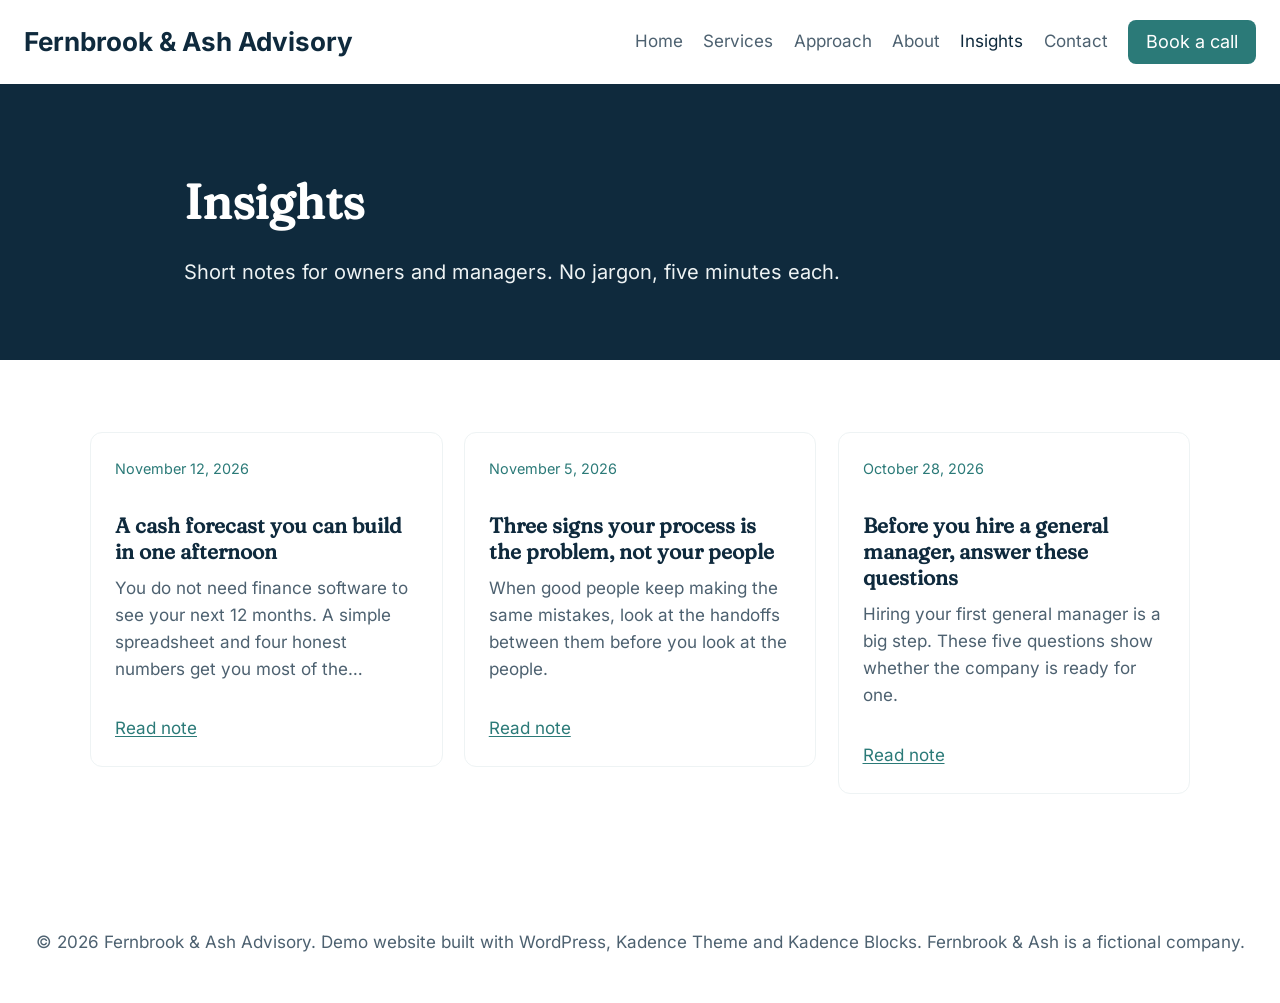
<file: insights/index.html>
<!doctype html>
<html lang="en-US" class="no-js" itemtype="https://schema.org/WebPage" itemscope>
<head>
	<meta charset="UTF-8">
	<meta name="viewport" content="width=device-width, initial-scale=1, minimum-scale=1">
	<title>Insights &#8211; Fernbrook &amp; Ash Advisory</title>
<meta name='robots' content='max-image-preview:large' />
			<script>document.documentElement.classList.remove( 'no-js' );</script>
			<style id="wp-img-auto-sizes-contain-inline-css">
img:is([sizes=auto i],[sizes^="auto," i]){contain-intrinsic-size:3000px 1500px}
/*# sourceURL=wp-img-auto-sizes-contain-inline-css */
</style>
<style id="wp-block-library-inline-css">
:root{--wp-block-synced-color:#7a00df;--wp-block-synced-color--rgb:122,0,223;--wp-bound-block-color:var(--wp-block-synced-color);--wp-editor-canvas-background:#ddd;--wp-admin-theme-color:#007cba;--wp-admin-theme-color--rgb:0,124,186;--wp-admin-theme-color-darker-10:#006ba1;--wp-admin-theme-color-darker-10--rgb:0,107,160.5;--wp-admin-theme-color-darker-20:#005a87;--wp-admin-theme-color-darker-20--rgb:0,90,135;--wp-admin-border-width-focus:2px}@media (min-resolution:192dpi){:root{--wp-admin-border-width-focus:1.5px}}.wp-element-button{cursor:pointer}:root .has-very-light-gray-background-color{background-color:#eee}:root .has-very-dark-gray-background-color{background-color:#313131}:root .has-very-light-gray-color{color:#eee}:root .has-very-dark-gray-color{color:#313131}:root .has-vivid-green-cyan-to-vivid-cyan-blue-gradient-background{background:linear-gradient(135deg,#00d084,#0693e3)}:root .has-purple-crush-gradient-background{background:linear-gradient(135deg,#34e2e4,#4721fb 50%,#ab1dfe)}:root .has-hazy-dawn-gradient-background{background:linear-gradient(135deg,#faaca8,#dad0ec)}:root .has-subdued-olive-gradient-background{background:linear-gradient(135deg,#fafae1,#67a671)}:root .has-atomic-cream-gradient-background{background:linear-gradient(135deg,#fdd79a,#004a59)}:root .has-nightshade-gradient-background{background:linear-gradient(135deg,#330968,#31cdcf)}:root .has-midnight-gradient-background{background:linear-gradient(135deg,#020381,#2874fc)}:root{--wp--preset--font-size--normal:16px;--wp--preset--font-size--huge:42px}.has-regular-font-size{font-size:1em}.has-larger-font-size{font-size:2.625em}.has-normal-font-size{font-size:var(--wp--preset--font-size--normal)}.has-huge-font-size{font-size:var(--wp--preset--font-size--huge)}:root .has-text-align-center{text-align:center}:root .has-text-align-left{text-align:left}:root .has-text-align-right{text-align:right}.has-fit-text{white-space:nowrap!important}#end-resizable-editor-section{display:none}.aligncenter{clear:both}.items-justified-left{justify-content:flex-start}.items-justified-center{justify-content:center}.items-justified-right{justify-content:flex-end}.items-justified-space-between{justify-content:space-between}.screen-reader-text{word-wrap:normal!important;border:0;clip-path:inset(50%);height:1px;margin:-1px;overflow:hidden;padding:0;position:absolute;width:1px;word-break:normal!important}.screen-reader-text:focus{background-color:#ddd;clip-path:none;color:#444;display:block;font-size:1em;height:auto;left:5px;line-height:normal;padding:15px 23px 14px;text-decoration:none;top:5px;width:auto;z-index:100000}html :where(.has-border-color){border-style:solid}html :where([style^=border-color],[style*=";border-color"],[style*="; border-color"]){border-style:solid}html :where([style^=border-top-color],[style*=";border-top-color"],[style*="; border-top-color"]){border-top-style:solid}html :where([style^=border-right-color],[style*=";border-right-color"],[style*="; border-right-color"]){border-right-style:solid}html :where([style^=border-bottom-color],[style*=";border-bottom-color"],[style*="; border-bottom-color"]){border-bottom-style:solid}html :where([style^=border-left-color],[style*=";border-left-color"],[style*="; border-left-color"]){border-left-style:solid}html :where([style^=border-width],[style*=";border-width"],[style*="; border-width"]){border-style:solid}html :where([style^=border-top-width],[style*=";border-top-width"],[style*="; border-top-width"]){border-top-style:solid}html :where([style^=border-right-width],[style*=";border-right-width"],[style*="; border-right-width"]){border-right-style:solid}html :where([style^=border-bottom-width],[style*=";border-bottom-width"],[style*="; border-bottom-width"]){border-bottom-style:solid}html :where([style^=border-left-width],[style*=";border-left-width"],[style*="; border-left-width"]){border-left-style:solid}html :where(img[class*=wp-image-]){height:auto;max-width:100%}:where(figure){margin:0 0 1em}html :where(.is-position-sticky){--wp-admin--admin-bar--position-offset:var(--wp-admin--admin-bar--height,0px)}@media screen and (max-width:600px){html :where(.is-position-sticky){--wp-admin--admin-bar--position-offset:0px}}

/*# sourceURL=/wp-includes/css/dist/block-library/common.min.css */
</style>
<style id="wp-block-paragraph-inline-css">
.is-small-text{font-size:.875em}.is-regular-text{font-size:1em}.is-large-text{font-size:2.25em}.is-larger-text{font-size:3em}.has-drop-cap:not(:focus):first-letter{float:left;font-size:8.4em;font-style:normal;font-weight:100;line-height:.68;margin:.05em .1em 0 0;text-transform:uppercase}body.rtl .has-drop-cap:not(:focus):first-letter{float:none;margin-left:.1em}p.has-drop-cap.has-background{overflow:hidden}:root :where(p.has-background){padding:1.25em 2.375em}:where(p.has-text-color:not(.has-link-color)) a{color:inherit}p.has-text-align-left[style*="writing-mode:vertical-lr"],p.has-text-align-right[style*="writing-mode:vertical-rl"]{rotate:180deg}
/*# sourceURL=/wp-includes/blocks/paragraph/style.min.css */
</style>
<style id="wp-block-post-date-inline-css">
.wp-block-post-date{box-sizing:border-box}
/*# sourceURL=/wp-includes/blocks/post-date/style.min.css */
</style>
<style id="wp-block-post-excerpt-inline-css">
:where(.wp-block-post-excerpt){box-sizing:border-box;margin-bottom:var(--wp--style--block-gap);margin-top:var(--wp--style--block-gap)}.wp-block-post-excerpt__excerpt{margin-bottom:0;margin-top:0}.wp-block-post-excerpt__more-text{margin-bottom:0;margin-top:var(--wp--style--block-gap)}.wp-block-post-excerpt__more-link{display:inline-block}
/*# sourceURL=/wp-includes/blocks/post-excerpt/style.min.css */
</style>
<style id="wp-block-post-template-inline-css">
.wp-block-post-template{box-sizing:border-box;list-style:none;margin-bottom:0;margin-top:0;max-width:100%;padding:0}.wp-block-post-template.is-flex-container{display:flex;flex-direction:row;flex-wrap:wrap;gap:1.25em}.wp-block-post-template.is-flex-container>li{margin:0;width:100%}@media (min-width:600px){.wp-block-post-template.is-flex-container.is-flex-container.columns-2>li{width:calc(50% - .625em)}.wp-block-post-template.is-flex-container.is-flex-container.columns-3>li{width:calc(33.33333% - .83333em)}.wp-block-post-template.is-flex-container.is-flex-container.columns-4>li{width:calc(25% - .9375em)}.wp-block-post-template.is-flex-container.is-flex-container.columns-5>li{width:calc(20% - 1em)}.wp-block-post-template.is-flex-container.is-flex-container.columns-6>li{width:calc(16.66667% - 1.04167em)}}@media (max-width:600px){.wp-block-post-template-is-layout-grid[class*=columns-]:not(.has-native-responsive-grid){grid-template-columns:1fr}}.wp-block-post-template-is-layout-constrained>li>.alignright,.wp-block-post-template-is-layout-flow>li>.alignright{float:right;margin-inline-end:0;margin-inline-start:2em}.wp-block-post-template-is-layout-constrained>li>.alignleft,.wp-block-post-template-is-layout-flow>li>.alignleft{float:left;margin-inline-end:2em;margin-inline-start:0}.wp-block-post-template-is-layout-constrained>li>.aligncenter,.wp-block-post-template-is-layout-flow>li>.aligncenter{margin-inline-end:auto;margin-inline-start:auto}
/*# sourceURL=/wp-includes/blocks/post-template/style.min.css */
</style>
<style id="wp-block-post-title-inline-css">
.wp-block-post-title{box-sizing:border-box;word-break:break-word}.wp-block-post-title :where(a){display:inline-block;font-family:inherit;font-size:inherit;font-style:inherit;font-weight:inherit;letter-spacing:inherit;line-height:inherit;text-decoration:inherit}
/*# sourceURL=/wp-includes/blocks/post-title/style.min.css */
</style>
<style id="wp-block-group-inline-css">
.wp-block-group{box-sizing:border-box}:where(.wp-block-group.wp-block-group-is-layout-constrained){position:relative}
/*# sourceURL=/wp-includes/blocks/group/style.min.css */
</style>

<style id="classic-theme-styles-inline-css">
/*! This file is auto-generated */
.wp-block-button__link{color:#fff;background-color:#32373c;border-radius:9999px;box-shadow:none;text-decoration:none;padding:calc(.667em + 2px) calc(1.333em + 2px);font-size:1.125em}.wp-block-file__button{background:#32373c;color:#fff;text-decoration:none}
/*# sourceURL=/wp-includes/css/classic-themes.min.css */
</style>

<style id="global-styles-inline-css">
:root{--wp--preset--aspect-ratio--square: 1;--wp--preset--aspect-ratio--4-3: 4/3;--wp--preset--aspect-ratio--3-4: 3/4;--wp--preset--aspect-ratio--3-2: 3/2;--wp--preset--aspect-ratio--2-3: 2/3;--wp--preset--aspect-ratio--16-9: 16/9;--wp--preset--aspect-ratio--9-16: 9/16;--wp--preset--color--black: #000000;--wp--preset--color--cyan-bluish-gray: #abb8c3;--wp--preset--color--white: #ffffff;--wp--preset--color--pale-pink: #f78da7;--wp--preset--color--vivid-red: #cf2e2e;--wp--preset--color--luminous-vivid-orange: #ff6900;--wp--preset--color--luminous-vivid-amber: #fcb900;--wp--preset--color--light-green-cyan: #7bdcb5;--wp--preset--color--vivid-green-cyan: #00d084;--wp--preset--color--pale-cyan-blue: #8ed1fc;--wp--preset--color--vivid-cyan-blue: #0693e3;--wp--preset--color--vivid-purple: #9b51e0;--wp--preset--color--theme-palette-1: var(--global-palette1);--wp--preset--color--theme-palette-2: var(--global-palette2);--wp--preset--color--theme-palette-3: var(--global-palette3);--wp--preset--color--theme-palette-4: var(--global-palette4);--wp--preset--color--theme-palette-5: var(--global-palette5);--wp--preset--color--theme-palette-6: var(--global-palette6);--wp--preset--color--theme-palette-7: var(--global-palette7);--wp--preset--color--theme-palette-8: var(--global-palette8);--wp--preset--color--theme-palette-9: var(--global-palette9);--wp--preset--color--theme-palette-10: var(--global-palette10);--wp--preset--color--theme-palette-11: var(--global-palette11);--wp--preset--color--theme-palette-12: var(--global-palette12);--wp--preset--color--theme-palette-13: var(--global-palette13);--wp--preset--color--theme-palette-14: var(--global-palette14);--wp--preset--color--theme-palette-15: var(--global-palette15);--wp--preset--color--palette-1: #2b7a78;--wp--preset--color--palette-2: #1d5f5d;--wp--preset--color--palette-3: #0f2a3d;--wp--preset--color--palette-4: #22384a;--wp--preset--color--palette-5: #4d6170;--wp--preset--color--palette-6: #5f717d;--wp--preset--color--palette-7: #eef3f4;--wp--preset--color--palette-8: #f7fafa;--wp--preset--color--palette-9: #ffffff;--wp--preset--color--palette-10: #a1676d;--wp--preset--color--palette-11: #13612e;--wp--preset--color--palette-12: #1159af;--wp--preset--color--palette-13: #b82105;--wp--preset--color--palette-14: #f7630c;--wp--preset--color--palette-15: #f5a524;--wp--preset--gradient--vivid-cyan-blue-to-vivid-purple: linear-gradient(135deg,rgb(6,147,227) 0%,rgb(155,81,224) 100%);--wp--preset--gradient--light-green-cyan-to-vivid-green-cyan: linear-gradient(135deg,rgb(122,220,180) 0%,rgb(0,208,130) 100%);--wp--preset--gradient--luminous-vivid-amber-to-luminous-vivid-orange: linear-gradient(135deg,rgb(252,185,0) 0%,rgb(255,105,0) 100%);--wp--preset--gradient--luminous-vivid-orange-to-vivid-red: linear-gradient(135deg,rgb(255,105,0) 0%,rgb(207,46,46) 100%);--wp--preset--gradient--very-light-gray-to-cyan-bluish-gray: linear-gradient(135deg,rgb(238,238,238) 0%,rgb(169,184,195) 100%);--wp--preset--gradient--cool-to-warm-spectrum: linear-gradient(135deg,rgb(74,234,220) 0%,rgb(151,120,209) 20%,rgb(207,42,186) 40%,rgb(238,44,130) 60%,rgb(251,105,98) 80%,rgb(254,248,76) 100%);--wp--preset--gradient--blush-light-purple: linear-gradient(135deg,rgb(255,206,236) 0%,rgb(152,150,240) 100%);--wp--preset--gradient--blush-bordeaux: linear-gradient(135deg,rgb(254,205,165) 0%,rgb(254,45,45) 50%,rgb(107,0,62) 100%);--wp--preset--gradient--luminous-dusk: linear-gradient(135deg,rgb(255,203,112) 0%,rgb(199,81,192) 50%,rgb(65,88,208) 100%);--wp--preset--gradient--pale-ocean: linear-gradient(135deg,rgb(255,245,203) 0%,rgb(182,227,212) 50%,rgb(51,167,181) 100%);--wp--preset--gradient--electric-grass: linear-gradient(135deg,rgb(202,248,128) 0%,rgb(113,206,126) 100%);--wp--preset--gradient--midnight: linear-gradient(135deg,rgb(2,3,129) 0%,rgb(40,116,252) 100%);--wp--preset--font-size--small: var(--global-font-size-small);--wp--preset--font-size--medium: var(--global-font-size-medium);--wp--preset--font-size--large: var(--global-font-size-large);--wp--preset--font-size--x-large: 42px;--wp--preset--font-size--larger: var(--global-font-size-larger);--wp--preset--font-size--xxlarge: var(--global-font-size-xxlarge);--wp--preset--spacing--20: 0.44rem;--wp--preset--spacing--30: 0.67rem;--wp--preset--spacing--40: 1rem;--wp--preset--spacing--50: 1.5rem;--wp--preset--spacing--60: 2.25rem;--wp--preset--spacing--70: 3.38rem;--wp--preset--spacing--80: 5.06rem;--wp--preset--shadow--natural: 6px 6px 9px rgba(0, 0, 0, 0.2);--wp--preset--shadow--deep: 12px 12px 50px rgba(0, 0, 0, 0.4);--wp--preset--shadow--sharp: 6px 6px 0px rgba(0, 0, 0, 0.2);--wp--preset--shadow--outlined: 6px 6px 0px -3px rgb(255, 255, 255), 6px 6px rgb(0, 0, 0);--wp--preset--shadow--crisp: 6px 6px 0px rgb(0, 0, 0);}.wp-block-button{--wp--preset--dimension--25: 25%;--wp--preset--dimension--50: 50%;--wp--preset--dimension--75: 75%;--wp--preset--dimension--100: 100%;}:root { --wp--style--global--content-size: var(--global-calc-content-width);--wp--style--global--wide-size: var(--global-calc-wide-content-width); }:where(body) { margin: 0; }:where(.is-layout-flex){gap: 0.5em;}:where(.is-layout-grid){gap: 0.5em;}body .is-layout-flex{display: flex;}.is-layout-flex{flex-wrap: wrap;align-items: center;}.is-layout-flex > :is(*, div){margin: 0;}body .is-layout-grid{display: grid;}.is-layout-grid > :is(*, div){margin: 0;}body{padding-top: 0px;padding-right: 0px;padding-bottom: 0px;padding-left: 0px;}:root :where(.wp-element-button, .wp-block-button__link){font-style: inherit;font-weight: inherit;letter-spacing: inherit;text-transform: inherit;}.has-black-color{color: var(--wp--preset--color--black) !important;}.has-cyan-bluish-gray-color{color: var(--wp--preset--color--cyan-bluish-gray) !important;}.has-white-color{color: var(--wp--preset--color--white) !important;}.has-pale-pink-color{color: var(--wp--preset--color--pale-pink) !important;}.has-vivid-red-color{color: var(--wp--preset--color--vivid-red) !important;}.has-luminous-vivid-orange-color{color: var(--wp--preset--color--luminous-vivid-orange) !important;}.has-luminous-vivid-amber-color{color: var(--wp--preset--color--luminous-vivid-amber) !important;}.has-light-green-cyan-color{color: var(--wp--preset--color--light-green-cyan) !important;}.has-vivid-green-cyan-color{color: var(--wp--preset--color--vivid-green-cyan) !important;}.has-pale-cyan-blue-color{color: var(--wp--preset--color--pale-cyan-blue) !important;}.has-vivid-cyan-blue-color{color: var(--wp--preset--color--vivid-cyan-blue) !important;}.has-vivid-purple-color{color: var(--wp--preset--color--vivid-purple) !important;}.has-theme-palette-1-color{color: var(--wp--preset--color--theme-palette-1) !important;}.has-theme-palette-2-color{color: var(--wp--preset--color--theme-palette-2) !important;}.has-theme-palette-3-color{color: var(--wp--preset--color--theme-palette-3) !important;}.has-theme-palette-4-color{color: var(--wp--preset--color--theme-palette-4) !important;}.has-theme-palette-5-color{color: var(--wp--preset--color--theme-palette-5) !important;}.has-theme-palette-6-color{color: var(--wp--preset--color--theme-palette-6) !important;}.has-theme-palette-7-color{color: var(--wp--preset--color--theme-palette-7) !important;}.has-theme-palette-8-color{color: var(--wp--preset--color--theme-palette-8) !important;}.has-theme-palette-9-color{color: var(--wp--preset--color--theme-palette-9) !important;}.has-theme-palette-10-color{color: var(--wp--preset--color--theme-palette-10) !important;}.has-theme-palette-11-color{color: var(--wp--preset--color--theme-palette-11) !important;}.has-theme-palette-12-color{color: var(--wp--preset--color--theme-palette-12) !important;}.has-theme-palette-13-color{color: var(--wp--preset--color--theme-palette-13) !important;}.has-theme-palette-14-color{color: var(--wp--preset--color--theme-palette-14) !important;}.has-theme-palette-15-color{color: var(--wp--preset--color--theme-palette-15) !important;}.has-palette-1-color{color: var(--wp--preset--color--palette-1) !important;}.has-palette-2-color{color: var(--wp--preset--color--palette-2) !important;}.has-palette-3-color{color: var(--wp--preset--color--palette-3) !important;}.has-palette-4-color{color: var(--wp--preset--color--palette-4) !important;}.has-palette-5-color{color: var(--wp--preset--color--palette-5) !important;}.has-palette-6-color{color: var(--wp--preset--color--palette-6) !important;}.has-palette-7-color{color: var(--wp--preset--color--palette-7) !important;}.has-palette-8-color{color: var(--wp--preset--color--palette-8) !important;}.has-palette-9-color{color: var(--wp--preset--color--palette-9) !important;}.has-palette-10-color{color: var(--wp--preset--color--palette-10) !important;}.has-palette-11-color{color: var(--wp--preset--color--palette-11) !important;}.has-palette-12-color{color: var(--wp--preset--color--palette-12) !important;}.has-palette-13-color{color: var(--wp--preset--color--palette-13) !important;}.has-palette-14-color{color: var(--wp--preset--color--palette-14) !important;}.has-palette-15-color{color: var(--wp--preset--color--palette-15) !important;}.has-black-background-color{background-color: var(--wp--preset--color--black) !important;}.has-cyan-bluish-gray-background-color{background-color: var(--wp--preset--color--cyan-bluish-gray) !important;}.has-white-background-color{background-color: var(--wp--preset--color--white) !important;}.has-pale-pink-background-color{background-color: var(--wp--preset--color--pale-pink) !important;}.has-vivid-red-background-color{background-color: var(--wp--preset--color--vivid-red) !important;}.has-luminous-vivid-orange-background-color{background-color: var(--wp--preset--color--luminous-vivid-orange) !important;}.has-luminous-vivid-amber-background-color{background-color: var(--wp--preset--color--luminous-vivid-amber) !important;}.has-light-green-cyan-background-color{background-color: var(--wp--preset--color--light-green-cyan) !important;}.has-vivid-green-cyan-background-color{background-color: var(--wp--preset--color--vivid-green-cyan) !important;}.has-pale-cyan-blue-background-color{background-color: var(--wp--preset--color--pale-cyan-blue) !important;}.has-vivid-cyan-blue-background-color{background-color: var(--wp--preset--color--vivid-cyan-blue) !important;}.has-vivid-purple-background-color{background-color: var(--wp--preset--color--vivid-purple) !important;}.has-theme-palette-1-background-color{background-color: var(--wp--preset--color--theme-palette-1) !important;}.has-theme-palette-2-background-color{background-color: var(--wp--preset--color--theme-palette-2) !important;}.has-theme-palette-3-background-color{background-color: var(--wp--preset--color--theme-palette-3) !important;}.has-theme-palette-4-background-color{background-color: var(--wp--preset--color--theme-palette-4) !important;}.has-theme-palette-5-background-color{background-color: var(--wp--preset--color--theme-palette-5) !important;}.has-theme-palette-6-background-color{background-color: var(--wp--preset--color--theme-palette-6) !important;}.has-theme-palette-7-background-color{background-color: var(--wp--preset--color--theme-palette-7) !important;}.has-theme-palette-8-background-color{background-color: var(--wp--preset--color--theme-palette-8) !important;}.has-theme-palette-9-background-color{background-color: var(--wp--preset--color--theme-palette-9) !important;}.has-theme-palette-10-background-color{background-color: var(--wp--preset--color--theme-palette-10) !important;}.has-theme-palette-11-background-color{background-color: var(--wp--preset--color--theme-palette-11) !important;}.has-theme-palette-12-background-color{background-color: var(--wp--preset--color--theme-palette-12) !important;}.has-theme-palette-13-background-color{background-color: var(--wp--preset--color--theme-palette-13) !important;}.has-theme-palette-14-background-color{background-color: var(--wp--preset--color--theme-palette-14) !important;}.has-theme-palette-15-background-color{background-color: var(--wp--preset--color--theme-palette-15) !important;}.has-palette-1-background-color{background-color: var(--wp--preset--color--palette-1) !important;}.has-palette-2-background-color{background-color: var(--wp--preset--color--palette-2) !important;}.has-palette-3-background-color{background-color: var(--wp--preset--color--palette-3) !important;}.has-palette-4-background-color{background-color: var(--wp--preset--color--palette-4) !important;}.has-palette-5-background-color{background-color: var(--wp--preset--color--palette-5) !important;}.has-palette-6-background-color{background-color: var(--wp--preset--color--palette-6) !important;}.has-palette-7-background-color{background-color: var(--wp--preset--color--palette-7) !important;}.has-palette-8-background-color{background-color: var(--wp--preset--color--palette-8) !important;}.has-palette-9-background-color{background-color: var(--wp--preset--color--palette-9) !important;}.has-palette-10-background-color{background-color: var(--wp--preset--color--palette-10) !important;}.has-palette-11-background-color{background-color: var(--wp--preset--color--palette-11) !important;}.has-palette-12-background-color{background-color: var(--wp--preset--color--palette-12) !important;}.has-palette-13-background-color{background-color: var(--wp--preset--color--palette-13) !important;}.has-palette-14-background-color{background-color: var(--wp--preset--color--palette-14) !important;}.has-palette-15-background-color{background-color: var(--wp--preset--color--palette-15) !important;}.has-black-border-color{border-color: var(--wp--preset--color--black) !important;}.has-cyan-bluish-gray-border-color{border-color: var(--wp--preset--color--cyan-bluish-gray) !important;}.has-white-border-color{border-color: var(--wp--preset--color--white) !important;}.has-pale-pink-border-color{border-color: var(--wp--preset--color--pale-pink) !important;}.has-vivid-red-border-color{border-color: var(--wp--preset--color--vivid-red) !important;}.has-luminous-vivid-orange-border-color{border-color: var(--wp--preset--color--luminous-vivid-orange) !important;}.has-luminous-vivid-amber-border-color{border-color: var(--wp--preset--color--luminous-vivid-amber) !important;}.has-light-green-cyan-border-color{border-color: var(--wp--preset--color--light-green-cyan) !important;}.has-vivid-green-cyan-border-color{border-color: var(--wp--preset--color--vivid-green-cyan) !important;}.has-pale-cyan-blue-border-color{border-color: var(--wp--preset--color--pale-cyan-blue) !important;}.has-vivid-cyan-blue-border-color{border-color: var(--wp--preset--color--vivid-cyan-blue) !important;}.has-vivid-purple-border-color{border-color: var(--wp--preset--color--vivid-purple) !important;}.has-theme-palette-1-border-color{border-color: var(--wp--preset--color--theme-palette-1) !important;}.has-theme-palette-2-border-color{border-color: var(--wp--preset--color--theme-palette-2) !important;}.has-theme-palette-3-border-color{border-color: var(--wp--preset--color--theme-palette-3) !important;}.has-theme-palette-4-border-color{border-color: var(--wp--preset--color--theme-palette-4) !important;}.has-theme-palette-5-border-color{border-color: var(--wp--preset--color--theme-palette-5) !important;}.has-theme-palette-6-border-color{border-color: var(--wp--preset--color--theme-palette-6) !important;}.has-theme-palette-7-border-color{border-color: var(--wp--preset--color--theme-palette-7) !important;}.has-theme-palette-8-border-color{border-color: var(--wp--preset--color--theme-palette-8) !important;}.has-theme-palette-9-border-color{border-color: var(--wp--preset--color--theme-palette-9) !important;}.has-theme-palette-10-border-color{border-color: var(--wp--preset--color--theme-palette-10) !important;}.has-theme-palette-11-border-color{border-color: var(--wp--preset--color--theme-palette-11) !important;}.has-theme-palette-12-border-color{border-color: var(--wp--preset--color--theme-palette-12) !important;}.has-theme-palette-13-border-color{border-color: var(--wp--preset--color--theme-palette-13) !important;}.has-theme-palette-14-border-color{border-color: var(--wp--preset--color--theme-palette-14) !important;}.has-theme-palette-15-border-color{border-color: var(--wp--preset--color--theme-palette-15) !important;}.has-palette-1-border-color{border-color: var(--wp--preset--color--palette-1) !important;}.has-palette-2-border-color{border-color: var(--wp--preset--color--palette-2) !important;}.has-palette-3-border-color{border-color: var(--wp--preset--color--palette-3) !important;}.has-palette-4-border-color{border-color: var(--wp--preset--color--palette-4) !important;}.has-palette-5-border-color{border-color: var(--wp--preset--color--palette-5) !important;}.has-palette-6-border-color{border-color: var(--wp--preset--color--palette-6) !important;}.has-palette-7-border-color{border-color: var(--wp--preset--color--palette-7) !important;}.has-palette-8-border-color{border-color: var(--wp--preset--color--palette-8) !important;}.has-palette-9-border-color{border-color: var(--wp--preset--color--palette-9) !important;}.has-palette-10-border-color{border-color: var(--wp--preset--color--palette-10) !important;}.has-palette-11-border-color{border-color: var(--wp--preset--color--palette-11) !important;}.has-palette-12-border-color{border-color: var(--wp--preset--color--palette-12) !important;}.has-palette-13-border-color{border-color: var(--wp--preset--color--palette-13) !important;}.has-palette-14-border-color{border-color: var(--wp--preset--color--palette-14) !important;}.has-palette-15-border-color{border-color: var(--wp--preset--color--palette-15) !important;}.has-vivid-cyan-blue-to-vivid-purple-gradient-background{background: var(--wp--preset--gradient--vivid-cyan-blue-to-vivid-purple) !important;}.has-light-green-cyan-to-vivid-green-cyan-gradient-background{background: var(--wp--preset--gradient--light-green-cyan-to-vivid-green-cyan) !important;}.has-luminous-vivid-amber-to-luminous-vivid-orange-gradient-background{background: var(--wp--preset--gradient--luminous-vivid-amber-to-luminous-vivid-orange) !important;}.has-luminous-vivid-orange-to-vivid-red-gradient-background{background: var(--wp--preset--gradient--luminous-vivid-orange-to-vivid-red) !important;}.has-very-light-gray-to-cyan-bluish-gray-gradient-background{background: var(--wp--preset--gradient--very-light-gray-to-cyan-bluish-gray) !important;}.has-cool-to-warm-spectrum-gradient-background{background: var(--wp--preset--gradient--cool-to-warm-spectrum) !important;}.has-blush-light-purple-gradient-background{background: var(--wp--preset--gradient--blush-light-purple) !important;}.has-blush-bordeaux-gradient-background{background: var(--wp--preset--gradient--blush-bordeaux) !important;}.has-luminous-dusk-gradient-background{background: var(--wp--preset--gradient--luminous-dusk) !important;}.has-pale-ocean-gradient-background{background: var(--wp--preset--gradient--pale-ocean) !important;}.has-electric-grass-gradient-background{background: var(--wp--preset--gradient--electric-grass) !important;}.has-midnight-gradient-background{background: var(--wp--preset--gradient--midnight) !important;}.has-small-font-size{font-size: var(--wp--preset--font-size--small) !important;}.has-medium-font-size{font-size: var(--wp--preset--font-size--medium) !important;}.has-large-font-size{font-size: var(--wp--preset--font-size--large) !important;}.has-x-large-font-size{font-size: var(--wp--preset--font-size--x-large) !important;}.has-larger-font-size{font-size: var(--wp--preset--font-size--larger) !important;}.has-xxlarge-font-size{font-size: var(--wp--preset--font-size--xxlarge) !important;}
:where(.wp-block-post-template.is-layout-flex){gap: 1.25em;}:where(.wp-block-post-template.is-layout-grid){gap: 1.25em;}
/*# sourceURL=global-styles-inline-css */
</style>

<link rel='stylesheet' id='kadence-global-css' href='../wp-content/themes/kadence/assets/css/global.min.css' media='all' />
<style id="kadence-global-inline-css">
/* Kadence Base CSS */
:root{--global-palette1:#2b7a78;--global-palette2:#1d5f5d;--global-palette3:#0f2a3d;--global-palette4:#22384a;--global-palette5:#4d6170;--global-palette6:#5f717d;--global-palette7:#eef3f4;--global-palette8:#f7fafa;--global-palette9:#ffffff;--global-palette10:oklch(from var(--global-palette1) calc(l + 0.10 * (1 - l)) calc(c * 1.00) calc(h + 180) / 100%);--global-palette11:#13612e;--global-palette12:#1159af;--global-palette13:#b82105;--global-palette14:#f7630c;--global-palette15:#f5a524;--global-palette9rgb:255, 255, 255;--global-palette-highlight:var(--global-palette1);--global-palette-highlight-alt:var(--global-palette2);--global-palette-highlight-alt2:var(--global-palette9);--global-palette-btn-bg:var(--global-palette1);--global-palette-btn-bg-hover:var(--global-palette2);--global-palette-btn:var(--global-palette9);--global-palette-btn-hover:var(--global-palette9);--global-palette-btn-sec-bg:var(--global-palette7);--global-palette-btn-sec-bg-hover:var(--global-palette2);--global-palette-btn-sec:var(--global-palette3);--global-palette-btn-sec-hover:var(--global-palette9);--global-body-font-family:Inter, var(--global-fallback-font);--global-heading-font-family:Fraunces, var(--global-fallback-font);--global-primary-nav-font-family:inherit;--global-fallback-font:sans-serif;--global-display-fallback-font:sans-serif;--global-content-width:1290px;--global-content-wide-width:calc(1290px + 230px);--global-content-narrow-width:842px;--global-content-edge-padding:1.5rem;--global-content-boxed-padding:2rem;--global-calc-content-width:calc(1290px - var(--global-content-edge-padding) - var(--global-content-edge-padding) );--wp--style--global--content-size:var(--global-calc-content-width);}.wp-site-blocks{--global-vw:calc( 100vw - ( 0.5 * var(--scrollbar-offset)));}body{background:var(--global-palette8);}body, input, select, optgroup, textarea{font-weight:400;font-size:17px;line-height:1.6;font-family:var(--global-body-font-family);color:var(--global-palette5);}.content-bg, body.content-style-unboxed .site{background:var(--global-palette9);}h1,h2,h3,h4,h5,h6{font-family:var(--global-heading-font-family);}h1{font-weight:600;font-size:44px;line-height:1.25;color:var(--global-palette3);}h2{font-weight:600;font-size:34px;line-height:1.25;color:var(--global-palette3);}h3{font-weight:600;font-size:24px;line-height:1.25;color:var(--global-palette3);}h4{font-weight:600;font-size:20px;line-height:1.25;color:var(--global-palette3);}h5{font-weight:700;font-size:20px;line-height:1.5;color:var(--global-palette4);}h6{font-weight:700;font-size:18px;line-height:1.5;color:var(--global-palette5);}.entry-hero .kadence-breadcrumbs{max-width:1290px;}.site-container, .site-header-row-layout-contained, .site-footer-row-layout-contained, .entry-hero-layout-contained, .comments-area, .alignfull > .wp-block-cover__inner-container, .alignwide > .wp-block-cover__inner-container{max-width:var(--global-content-width);}.content-width-narrow .content-container.site-container, .content-width-narrow .hero-container.site-container{max-width:var(--global-content-narrow-width);}@media all and (min-width: 1520px){.wp-site-blocks .content-container  .alignwide{margin-left:-115px;margin-right:-115px;width:unset;max-width:unset;}}@media all and (min-width: 1102px){.content-width-narrow .wp-site-blocks .content-container .alignwide{margin-left:-130px;margin-right:-130px;width:unset;max-width:unset;}}.content-style-boxed .wp-site-blocks .entry-content .alignwide{margin-left:calc( -1 * var( --global-content-boxed-padding ) );margin-right:calc( -1 * var( --global-content-boxed-padding ) );}.content-area{margin-top:5rem;margin-bottom:5rem;}@media all and (max-width: 1024px){.content-area{margin-top:3rem;margin-bottom:3rem;}}@media all and (max-width: 767px){.content-area{margin-top:2rem;margin-bottom:2rem;}}@media all and (max-width: 1024px){:root{--global-content-boxed-padding:2rem;}}@media all and (max-width: 767px){:root{--global-content-boxed-padding:1.5rem;}}.entry-content-wrap{padding:2rem;}@media all and (max-width: 1024px){.entry-content-wrap{padding:2rem;}}@media all and (max-width: 767px){.entry-content-wrap{padding:1.5rem;}}.entry.single-entry{box-shadow:0px 15px 15px -10px rgba(0,0,0,0.05);}.entry.loop-entry{box-shadow:0px 15px 15px -10px rgba(0,0,0,0.05);}.loop-entry .entry-content-wrap{padding:2rem;}@media all and (max-width: 1024px){.loop-entry .entry-content-wrap{padding:2rem;}}@media all and (max-width: 767px){.loop-entry .entry-content-wrap{padding:1.5rem;}}button, .button, .wp-block-button__link, input[type="button"], input[type="reset"], input[type="submit"], .fl-button, .elementor-button-wrapper .elementor-button, .wc-block-components-checkout-place-order-button, .wc-block-cart__submit{border-radius:8px;box-shadow:0px 0px 0px -7px rgba(0,0,0,0);}button:hover, button:focus, button:active, .button:hover, .button:focus, .button:active, .wp-block-button__link:hover, .wp-block-button__link:focus, .wp-block-button__link:active, input[type="button"]:hover, input[type="button"]:focus, input[type="button"]:active, input[type="reset"]:hover, input[type="reset"]:focus, input[type="reset"]:active, input[type="submit"]:hover, input[type="submit"]:focus, input[type="submit"]:active, .elementor-button-wrapper .elementor-button:hover, .elementor-button-wrapper .elementor-button:focus, .elementor-button-wrapper .elementor-button:active, .wc-block-cart__submit:hover{box-shadow:0px 15px 25px -7px rgba(0,0,0,0.1);}.kb-button.kb-btn-global-outline.kb-btn-global-inherit{padding-top:calc(px - 2px);padding-right:calc(px - 2px);padding-bottom:calc(px - 2px);padding-left:calc(px - 2px);}@media all and (min-width: 1025px){.transparent-header .entry-hero .entry-hero-container-inner{padding-top:84px;}}@media all and (max-width: 1024px){.mobile-transparent-header .entry-hero .entry-hero-container-inner{padding-top:84px;}}@media all and (max-width: 767px){.mobile-transparent-header .entry-hero .entry-hero-container-inner{padding-top:84px;}}.entry-hero.page-hero-section .entry-header{min-height:200px;}
/* Kadence Header CSS */
@media all and (max-width: 1024px){.mobile-transparent-header #masthead{position:absolute;left:0px;right:0px;z-index:100;}.kadence-scrollbar-fixer.mobile-transparent-header #masthead{right:var(--scrollbar-offset,0);}.mobile-transparent-header #masthead, .mobile-transparent-header .site-top-header-wrap .site-header-row-container-inner, .mobile-transparent-header .site-main-header-wrap .site-header-row-container-inner, .mobile-transparent-header .site-bottom-header-wrap .site-header-row-container-inner{background:transparent;}.site-header-row-tablet-layout-fullwidth, .site-header-row-tablet-layout-standard{padding:0px;}}@media all and (min-width: 1025px){.transparent-header #masthead{position:absolute;left:0px;right:0px;z-index:100;}.transparent-header.kadence-scrollbar-fixer #masthead{right:var(--scrollbar-offset,0);}.transparent-header #masthead, .transparent-header .site-top-header-wrap .site-header-row-container-inner, .transparent-header .site-main-header-wrap .site-header-row-container-inner, .transparent-header .site-bottom-header-wrap .site-header-row-container-inner{background:transparent;}}.site-branding{padding:0px 0px 0px 0px;}.site-branding .site-title{font-weight:700;font-size:26px;line-height:1.2;color:var(--global-palette3);}#masthead, #masthead .kadence-sticky-header.item-is-fixed:not(.item-at-start):not(.site-header-row-container):not(.site-main-header-wrap), #masthead .kadence-sticky-header.item-is-fixed:not(.item-at-start) > .site-header-row-container-inner{background:#ffffff;}.site-main-header-inner-wrap{min-height:84px;}.site-main-header-wrap.site-header-row-container.site-header-focus-item.site-header-row-layout-standard.kadence-sticky-header.item-is-fixed.item-is-stuck, .site-header-upper-inner-wrap.kadence-sticky-header.item-is-fixed.item-is-stuck, .site-header-inner-wrap.kadence-sticky-header.item-is-fixed.item-is-stuck, .site-top-header-wrap.site-header-row-container.site-header-focus-item.site-header-row-layout-standard.kadence-sticky-header.item-is-fixed.item-is-stuck, .site-bottom-header-wrap.site-header-row-container.site-header-focus-item.site-header-row-layout-standard.kadence-sticky-header.item-is-fixed.item-is-stuck{box-shadow:0px 0px 0px 0px rgba(0,0,0,0);}.header-navigation[class*="header-navigation-style-underline"] .header-menu-container.primary-menu-container>ul>li>a:after{width:calc( 100% - 1.2em);}.main-navigation .primary-menu-container > ul > li.menu-item > a{padding-left:calc(1.2em / 2);padding-right:calc(1.2em / 2);padding-top:0.6em;padding-bottom:0.6em;color:var(--global-palette5);}.main-navigation .primary-menu-container > ul > li.menu-item .dropdown-nav-special-toggle{right:calc(1.2em / 2);}.main-navigation .primary-menu-container > ul > li.menu-item > a:hover{color:var(--global-palette-highlight);}.main-navigation .primary-menu-container > ul > li.menu-item.current-menu-item > a{color:var(--global-palette3);}.header-navigation .header-menu-container ul ul.sub-menu, .header-navigation .header-menu-container ul ul.submenu{background:var(--global-palette3);box-shadow:0px 2px 13px 0px rgba(0,0,0,0.1);}.header-navigation .header-menu-container ul ul li.menu-item, .header-menu-container ul.menu > li.kadence-menu-mega-enabled > ul > li.menu-item > a{border-bottom:1px solid rgba(255,255,255,0.1);border-radius:0px 0px 0px 0px;}.header-navigation .header-menu-container ul ul li.menu-item > a{width:200px;padding-top:1em;padding-bottom:1em;color:var(--global-palette8);font-size:12px;}.header-navigation .header-menu-container ul ul li.menu-item > a:hover{color:var(--global-palette9);background:var(--global-palette4);border-radius:0px 0px 0px 0px;}.header-navigation .header-menu-container ul ul li.menu-item.current-menu-item > a{color:var(--global-palette9);background:var(--global-palette4);border-radius:0px 0px 0px 0px;}.mobile-toggle-open-container .menu-toggle-open, .mobile-toggle-open-container .menu-toggle-open:focus{color:var(--global-palette5);padding:0.4em 0.6em 0.4em 0.6em;font-size:14px;}.mobile-toggle-open-container .menu-toggle-open.menu-toggle-style-bordered{border:1px solid currentColor;}.mobile-toggle-open-container .menu-toggle-open .menu-toggle-icon{font-size:20px;}.mobile-toggle-open-container .menu-toggle-open:hover, .mobile-toggle-open-container .menu-toggle-open:focus-visible{color:var(--global-palette-highlight);}.mobile-navigation ul li{font-size:14px;}.mobile-navigation ul li a{padding-top:1em;padding-bottom:1em;}.mobile-navigation ul li > a, .mobile-navigation ul li.menu-item-has-children > .drawer-nav-drop-wrap{color:var(--global-palette8);}.mobile-navigation ul li.current-menu-item > a, .mobile-navigation ul li.current-menu-item.menu-item-has-children > .drawer-nav-drop-wrap{color:var(--global-palette-highlight);}.mobile-navigation ul li.menu-item-has-children .drawer-nav-drop-wrap, .mobile-navigation ul li:not(.menu-item-has-children) a{border-bottom:1px solid rgba(255,255,255,0.1);}.mobile-navigation:not(.drawer-navigation-parent-toggle-true) ul li.menu-item-has-children .drawer-nav-drop-wrap button{border-left:1px solid rgba(255,255,255,0.1);}#mobile-drawer .drawer-header .drawer-toggle{padding:0.6em 0.15em 0.6em 0.15em;font-size:24px;}#main-header .header-button{border-radius:8px 8px 8px 8px;box-shadow:0px 0px 0px -7px rgba(0,0,0,0);}#main-header .header-button:hover{box-shadow:0px 15px 25px -7px rgba(0,0,0,0.1);}
/* Kadence Footer CSS */
.site-bottom-footer-inner-wrap{padding-top:30px;padding-bottom:30px;grid-column-gap:30px;}.site-bottom-footer-inner-wrap .widget{margin-bottom:30px;}.site-bottom-footer-inner-wrap .site-footer-section:not(:last-child):after{right:calc(-30px / 2);}
/*# sourceURL=kadence-global-inline-css */
</style>
<link rel='stylesheet' id='kadence-header-css' href='../wp-content/themes/kadence/assets/css/header.min.css' media='all' />
<link rel='stylesheet' id='kadence-content-css' href='../wp-content/themes/kadence/assets/css/content.min.css' media='all' />
<link rel='stylesheet' id='kadence-footer-css' href='../wp-content/themes/kadence/assets/css/footer.min.css' media='all' />
<link rel='stylesheet' id='kadence-blocks-rowlayout-css' href='../wp-content/plugins/kadence-blocks/dist/style-blocks-rowlayout.css' media='all' />
<link rel='stylesheet' id='kadence-blocks-column-css' href='../wp-content/plugins/kadence-blocks/dist/style-blocks-column.css' media='all' />
<style id="kadence-blocks-advancedheading-inline-css">
	.wp-block-kadence-advancedheading mark{background:transparent;border-style:solid;border-width:0}
	.wp-block-kadence-advancedheading mark.kt-highlight{color:#f76a0c;}
	.kb-adv-heading-icon{display: inline-flex;justify-content: center;align-items: center;}
	.is-layout-constrained > .kb-advanced-heading-link {display: block;}.wp-block-kadence-advancedheading.has-background{padding: 0;}	.single-content .kadence-advanced-heading-wrapper h1,
	.single-content .kadence-advanced-heading-wrapper h2,
	.single-content .kadence-advanced-heading-wrapper h3,
	.single-content .kadence-advanced-heading-wrapper h4,
	.single-content .kadence-advanced-heading-wrapper h5,
	.single-content .kadence-advanced-heading-wrapper h6 {margin: 1.5em 0 .5em;}
	.single-content .kadence-advanced-heading-wrapper+* { margin-top:0;}.kb-screen-reader-text{position:absolute;width:1px;height:1px;padding:0;margin:-1px;overflow:hidden;clip:rect(0,0,0,0);}
/*# sourceURL=kadence-blocks-advancedheading-inline-css */
</style>
<style id="kadence-blocks-global-variables-inline-css">
:root {--global-kb-font-size-sm:clamp(0.8rem, 0.73rem + 0.217vw, 0.9rem);--global-kb-font-size-md:clamp(1.1rem, 0.995rem + 0.326vw, 1.25rem);--global-kb-font-size-lg:clamp(1.75rem, 1.576rem + 0.543vw, 2rem);--global-kb-font-size-xl:clamp(2.25rem, 1.728rem + 1.63vw, 3rem);--global-kb-font-size-xxl:clamp(2.5rem, 1.456rem + 3.26vw, 4rem);--global-kb-font-size-xxxl:clamp(2.75rem, 0.489rem + 7.065vw, 6rem);}
:root,:root:where(.kb-tokens){--kb-token--primitive--color--brand--primary:#2b7a78;--kb-token--primitive--color--brand--secondary:#1d5f5d;--kb-token--primitive--color--brand--accent:#ED8936;--kb-token--primitive--color--brand--button:#3633e1;--kb-token--primitive--color--brand--button-hover:#2f2ffc;--kb-token--primitive--color--neutral--0:#ffffff;--kb-token--primitive--color--neutral--50:#f7fafa;--kb-token--primitive--color--neutral--100:#eef3f4;--kb-token--primitive--color--neutral--200:#E2E8F0;--kb-token--primitive--color--neutral--300:#CBD5E0;--kb-token--primitive--color--neutral--500:#5f717d;--kb-token--primitive--color--neutral--600:#4d6170;--kb-token--primitive--color--neutral--700:#22384a;--kb-token--primitive--color--neutral--900:#0f2a3d;--kb-token--primitive--color--notice--success:#38A169;--kb-token--primitive--color--notice--warning:#DD6B20;--kb-token--primitive--color--notice--error:#E53E3E;--kb-token--primitive--color--notice--info:#3182CE;--kb-token--primitive--color--extended--complement:#a1676d;--kb-token--primitive--color--extended--success:#13612e;--kb-token--primitive--color--extended--info:#1159af;--kb-token--primitive--color--extended--alert:#b82105;--kb-token--primitive--color--extended--warning:#f7630c;--kb-token--primitive--color--extended--rating:#f5a524;--kb-token--primitive--color--transparent:transparent;--kb-token--primitive--dimension--spacing--xxs:0.5rem;--kb-token--primitive--dimension--spacing--xs:1rem;--kb-token--primitive--dimension--spacing--sm:1.5rem;--kb-token--primitive--dimension--spacing--md:2rem;--kb-token--primitive--dimension--spacing--lg:3rem;--kb-token--primitive--dimension--spacing--xl:4rem;--kb-token--primitive--dimension--spacing--xxl:5rem;--kb-token--primitive--dimension--spacing--3xl:6.5rem;--kb-token--primitive--dimension--spacing--4xl:8rem;--kb-token--primitive--dimension--spacing--5xl:10rem;--kb-token--primitive--dimension--gap--none:0rem;--kb-token--primitive--dimension--gap--xs:0.5rem;--kb-token--primitive--dimension--gap--sm:1rem;--kb-token--primitive--dimension--gap--md:2rem;--kb-token--primitive--dimension--gap--lg:4rem;--kb-token--primitive--dimension--font-size--sm:clamp(0.8rem, 0.73rem + 0.217vw, 0.9rem);--kb-token--primitive--dimension--font-size--md:clamp(1.1rem, 0.995rem + 0.326vw, 1.25rem);--kb-token--primitive--dimension--font-size--lg:clamp(1.75rem, 1.576rem + 0.543vw, 2rem);--kb-token--primitive--dimension--font-size--xl:clamp(2.25rem, 1.728rem + 1.63vw, 3rem);--kb-token--primitive--dimension--font-size--xxl:clamp(2.5rem, 1.456rem + 3.26vw, 4rem);--kb-token--primitive--dimension--font-size--xxxl:clamp(2.75rem, 0.489rem + 7.065vw, 6rem);--kb-token--primitive--dimension--radius--xs:0.125rem;--kb-token--primitive--dimension--radius--sm:0.25rem;--kb-token--primitive--dimension--radius--md:0.375rem;--kb-token--primitive--dimension--radius--lg:0.5rem;--kb-token--primitive--dimension--radius--xl:0.75rem;--kb-token--primitive--dimension--radius--2xl:1rem;--kb-token--primitive--dimension--radius--3xl:1.5rem;--kb-token--primitive--dimension--radius--full:9999px;--kb-token--primitive--dimension--border-width--sm:1px;--kb-token--primitive--dimension--border-width--md:2px;--kb-token--primitive--dimension--border-width--lg:4px;--kb-token--primitive--dimension--icon-size--sm:1rem;--kb-token--primitive--dimension--icon-size--md:1.5rem;--kb-token--primitive--dimension--icon-size--lg:2.25rem;--kb-token--primitive--fontSize--xs:0.64rem;--kb-token--primitive--fontSize--sm:0.8rem;--kb-token--primitive--fontSize--md:1rem;--kb-token--primitive--fontSize--lg:1.25rem;--kb-token--primitive--fontSize--xl:1.563rem;--kb-token--primitive--fontSize--2xl:1.953rem;--kb-token--primitive--fontSize--3xl:2.441rem;--kb-token--primitive--shadow--xs:0px 1px 2px 0px #1717171f;--kb-token--primitive--shadow--sm:0px 2px 4px 0px #1717171f;--kb-token--primitive--shadow--md:0px 2px 8px 0px #1717171f;--kb-token--semantic--color--text:var(--kb-token--primitive--color--neutral--900);--kb-token--semantic--color--text-muted:var(--kb-token--primitive--color--neutral--500);--kb-token--semantic--color--surface:var(--kb-token--primitive--color--neutral--0);--kb-token--semantic--color--surface-alt:var(--kb-token--primitive--color--neutral--50);--kb-token--semantic--color--border:var(--kb-token--primitive--color--neutral--200);--kb-token--semantic--color--border-hover:var(--kb-token--primitive--color--transparent);--kb-token--semantic--color--link:var(--kb-token--primitive--color--brand--primary);--kb-token--semantic--color--button-bg:var(--kb-token--primitive--color--brand--primary);--kb-token--semantic--color--button-text:var(--kb-token--primitive--color--neutral--0);--kb-token--semantic--color--button-bg-hover:var(--kb-token--primitive--color--brand--secondary);--kb-token--semantic--color--button-text-hover:var(--kb-token--primitive--color--neutral--0);--kb-token--semantic--color--button-border:var(--kb-token--primitive--color--transparent);--kb-token--semantic--color--icon:currentColor;--kb-token--semantic--color--icon-hover:var(--kb-token--primitive--color--brand--primary);--kb-token--semantic--color--rowlayout-bg:var(--kb-token--primitive--color--transparent);--kb-token--semantic--color--column-bg:var(--kb-token--primitive--color--transparent);--kb-token--semantic--color--column-bg-hover:var(--kb-token--primitive--color--transparent);--kb-token--semantic--color--image-bg:var(--kb-token--primitive--color--transparent);--kb-token--semantic--color--heading-bg:var(--kb-token--primitive--color--transparent);--kb-token--semantic--spacing--inline:var(--kb-token--primitive--dimension--spacing--md);--kb-token--semantic--spacing--block:var(--kb-token--primitive--dimension--spacing--lg);--kb-token--semantic--spacing--section:var(--kb-token--primitive--dimension--spacing--xl);--kb-token--semantic--spacing--media-padding:0;--kb-token--semantic--spacing--heading-padding:0;--kb-token--semantic--radius--control:3px;--kb-token--semantic--radius--media:0;--kb-token--semantic--radius--rowlayout:0;--kb-token--semantic--radius--column:0;--kb-token--semantic--radius--column-hover:0;--kb-token--semantic--radius--heading:0;--kb-token--semantic--border-width--default:var(--kb-token--primitive--dimension--border-width--sm);--kb-token--semantic--border-width--default-hover:0;--kb-token--semantic--border-width--media:0;--kb-token--semantic--border-width--button:0;--kb-token--semantic--border-style--default:none;--kb-token--semantic--border-style--default-hover:solid;--kb-token--semantic--border-style--button:solid;--kb-token--semantic--icon-size--default:var(--kb-token--primitive--dimension--icon-size--md);--kb-token--semantic--icon-size--icon:50px;--kb-token--semantic--font-size--control:1.125rem;--kb-token--semantic--font-size--heading:2rem;--kb-token--semantic--font-weight--control:normal;--kb-token--semantic--font-weight--heading:400;--kb-token--semantic--line-height--control:normal;--kb-token--semantic--line-height--heading:1.125;--kb-token--semantic--font-style--control:normal;--kb-token--semantic--text-transform--control:none;--kb-token--semantic--text-transform--heading:none;--kb-token--semantic--letter-spacing--control:0;--kb-token--semantic--letter-spacing--heading:0;--kb-token--semantic--shadow--card:0px 2px 8px 0px var(--kb-token--primitive--color--neutral--900);--kb-token--semantic--shadow--media:0px 0px 0px 0px var(--kb-token--primitive--color--transparent);--kb-token--semantic--shadow--button:0px 0px 0px 0px var(--kb-token--primitive--color--transparent);--kb-token--semantic--shadow--button-hover:0px 0px 0px 0px var(--kb-token--primitive--color--transparent);--global-kb-spacing-xxs:var(--kb-token--primitive--dimension--spacing--xxs,0.5rem);--global-kb-spacing-xs:var(--kb-token--primitive--dimension--spacing--xs,1rem);--global-kb-spacing-sm:var(--kb-token--primitive--dimension--spacing--sm,1.5rem);--global-kb-spacing-md:var(--kb-token--primitive--dimension--spacing--md,2rem);--global-kb-spacing-lg:var(--kb-token--primitive--dimension--spacing--lg,3rem);--global-kb-spacing-xl:var(--kb-token--primitive--dimension--spacing--xl,4rem);--global-kb-spacing-xxl:var(--kb-token--primitive--dimension--spacing--xxl,5rem);--global-kb-spacing-3xl:var(--kb-token--primitive--dimension--spacing--3xl,6.5rem);--global-kb-spacing-4xl:var(--kb-token--primitive--dimension--spacing--4xl,8rem);--global-kb-spacing-5xl:var(--kb-token--primitive--dimension--spacing--5xl,10rem);--global-kb-gap-none:var(--kb-token--primitive--dimension--gap--none,0rem);--global-kb-gap-xs:var(--kb-token--primitive--dimension--gap--xs,0.5rem);--global-kb-gap-sm:var(--kb-token--primitive--dimension--gap--sm,1rem);--global-kb-gap-md:var(--kb-token--primitive--dimension--gap--md,2rem);--global-kb-gap-lg:var(--kb-token--primitive--dimension--gap--lg,4rem);--global-kb-font-size-sm:var(--kb-token--primitive--dimension--font-size--sm,clamp(0.8rem, 0.73rem + 0.217vw, 0.9rem));--global-kb-font-size-md:var(--kb-token--primitive--dimension--font-size--md,clamp(1.1rem, 0.995rem + 0.326vw, 1.25rem));--global-kb-font-size-lg:var(--kb-token--primitive--dimension--font-size--lg,clamp(1.75rem, 1.576rem + 0.543vw, 2rem));--global-kb-font-size-xl:var(--kb-token--primitive--dimension--font-size--xl,clamp(2.25rem, 1.728rem + 1.63vw, 3rem));--global-kb-font-size-xxl:var(--kb-token--primitive--dimension--font-size--xxl,clamp(2.5rem, 1.456rem + 3.26vw, 4rem));--global-kb-font-size-xxxl:var(--kb-token--primitive--dimension--font-size--xxxl,clamp(2.75rem, 0.489rem + 7.065vw, 6rem));}
:root,:root:where(.kb-tokens){--kb-token--preset--kadence-singlebtn--default--button-bg:var(--kb-token--semantic--color--button-bg);--kb-token--preset--kadence-singlebtn--default--button-text:var(--kb-token--semantic--color--button-text);--kb-token--preset--kadence-singlebtn--default--button-bg-hover:var(--kb-token--semantic--color--button-bg-hover);--kb-token--preset--kadence-singlebtn--default--button-text-hover:var(--kb-token--semantic--color--button-text-hover);--kb-token--preset--kadence-singlebtn--default--button-radius:var(--kb-token--semantic--radius--control);--kb-token--preset--kadence-singlebtn--default--button-border-width:var(--kb-token--semantic--border-width--button);--kb-token--preset--kadence-singlebtn--default--button-border-style:var(--kb-token--semantic--border-style--button);--kb-token--preset--kadence-singlebtn--default--button-border-color:var(--kb-token--semantic--color--button-border);--kb-token--preset--kadence-singlebtn--default--button-padding--top:0.4em;--kb-token--preset--kadence-singlebtn--default--button-padding--right:1em;--kb-token--preset--kadence-singlebtn--default--button-padding--bottom:0.4em;--kb-token--preset--kadence-singlebtn--default--button-padding--left:1em;--kb-token--preset--kadence-singlebtn--default--button-padding:var(--kb-token--preset--kadence-singlebtn--default--button-padding--top) var(--kb-token--preset--kadence-singlebtn--default--button-padding--right) var(--kb-token--preset--kadence-singlebtn--default--button-padding--bottom) var(--kb-token--preset--kadence-singlebtn--default--button-padding--left);--kb-token--preset--kadence-singlebtn--default--button-margin--top:0;--kb-token--preset--kadence-singlebtn--default--button-margin--right:0;--kb-token--preset--kadence-singlebtn--default--button-margin--bottom:0;--kb-token--preset--kadence-singlebtn--default--button-margin--left:0;--kb-token--preset--kadence-singlebtn--default--button-margin:var(--kb-token--preset--kadence-singlebtn--default--button-margin--top) var(--kb-token--preset--kadence-singlebtn--default--button-margin--right) var(--kb-token--preset--kadence-singlebtn--default--button-margin--bottom) var(--kb-token--preset--kadence-singlebtn--default--button-margin--left);--kb-token--preset--kadence-image--default--background:var(--kb-token--semantic--color--image-bg);--kb-token--preset--kadence-image--default--border:var(--kb-token--semantic--color--border);--kb-token--preset--kadence-image--default--borderWidth:var(--kb-token--semantic--border-width--media);--kb-token--preset--kadence-image--default--borderRadius:var(--kb-token--semantic--radius--media);--kb-token--preset--kadence-image--default--shadow:var(--kb-token--semantic--shadow--media);--kb-token--preset--kadence-image--default--padding:var(--kb-token--semantic--spacing--media-padding);--kb-token--preset--kadence-rowlayout--default--background:var(--kb-token--semantic--color--rowlayout-bg);--kb-token--preset--kadence-rowlayout--default--borderRadius:var(--kb-token--semantic--radius--rowlayout);--kb-token--preset--kadence-column--default--background:var(--kb-token--semantic--color--column-bg);--kb-token--preset--kadence-column--default--borderRadius:var(--kb-token--semantic--radius--column);--kb-token--preset--kadence-single-icon--default--color:var(--kb-token--semantic--color--icon);--kb-token--preset--kadence-single-icon--default--size:var(--kb-token--semantic--icon-size--icon);--kb-token--preset--kadence-advancedheading--default--background:var(--kb-token--semantic--color--heading-bg);--kb-token--preset--kadence-advancedheading--default--padding:var(--kb-token--semantic--spacing--heading-padding);--kb-token--preset--kadence-advancedheading--default--borderColor:var(--kb-token--semantic--color--border);--kb-token--preset--kadence-advancedheading--default--borderWidth:var(--kb-token--semantic--border-width--default);--kb-token--preset--kadence-advancedheading--default--borderRadius:var(--kb-token--semantic--radius--heading);--kb-token--preset--kadence-advancedheading--default--borderStyle:var(--kb-token--semantic--border-style--default);}.wp-block-kadence-singlebtn.kb-preset--default{--kb-btn-radius:var(--kb-token--preset--kadence-singlebtn--default--button-radius);--kb-btn-border-width:var(--kb-token--preset--kadence-singlebtn--default--button-border-width);--kb-btn-border-style:var(--kb-token--preset--kadence-singlebtn--default--button-border-style);--kb-btn-border-color:var(--kb-token--preset--kadence-singlebtn--default--button-border-color);--kb-btn-padding:var(--kb-token--preset--kadence-singlebtn--default--button-padding);--kb-btn-margin:var(--kb-token--preset--kadence-singlebtn--default--button-margin);}.wp-block-kadence-singlebtn.kb-preset--outline{--global-palette-btn-bg:unset;--global-palette-btn:unset;--global-palette-btn-bg-hover:unset;--global-palette-btn-hover:unset;--kb-btn-radius:unset;--kb-btn-padding:unset;--kb-btn-margin:unset;--kb-btn-border-width:unset;--kb-btn-border-style:unset;--kb-btn-border-color:unset;--kb-btn-shadow:unset;--kb-btn-shadow-hover:unset;}.wp-block-kadence-singlebtn.kb-preset--theme-base{--global-palette-btn-bg:unset;--global-palette-btn:unset;--global-palette-btn-bg-hover:unset;--global-palette-btn-hover:unset;--kb-btn-radius:unset;--kb-btn-padding:unset;--kb-btn-margin:unset;--kb-btn-border-width:unset;--kb-btn-border-style:unset;--kb-btn-border-color:unset;--kb-btn-shadow:unset;--kb-btn-shadow-hover:unset;}.wp-block-kadence-singlebtn.kb-preset--theme-secondary{--global-palette-btn-bg:unset;--global-palette-btn:unset;--global-palette-btn-bg-hover:unset;--global-palette-btn-hover:unset;--kb-btn-radius:unset;--kb-btn-padding:unset;--kb-btn-margin:unset;--kb-btn-border-width:unset;--kb-btn-border-style:unset;--kb-btn-border-color:unset;--kb-btn-shadow:unset;--kb-btn-shadow-hover:unset;}.wp-block-kadence-image.kb-preset--default{--kb-img-bg:var(--kb-token--preset--kadence-image--default--background);--kb-img-border-color:var(--kb-token--preset--kadence-image--default--border);--kb-img-border-width:var(--kb-token--preset--kadence-image--default--borderWidth);--kb-img-radius:var(--kb-token--preset--kadence-image--default--borderRadius);--kb-img-shadow:var(--kb-token--preset--kadence-image--default--shadow);--kb-img-padding:var(--kb-token--preset--kadence-image--default--padding);}.wp-block-kadence-rowlayout.kb-preset--default{--kb-row-bg:var(--kb-token--preset--kadence-rowlayout--default--background);--kb-row-radius:var(--kb-token--preset--kadence-rowlayout--default--borderRadius);}.wp-block-kadence-column.kb-preset--default{--kb-col-bg:var(--kb-token--preset--kadence-column--default--background);--kb-col-radius:var(--kb-token--preset--kadence-column--default--borderRadius);}.wp-block-kadence-single-icon.kb-preset--default{--kb-icon-color:var(--kb-token--preset--kadence-single-icon--default--color);--kb-icon-size:var(--kb-token--preset--kadence-single-icon--default--size);}.wp-block-kadence-advancedheading.kb-preset--default{--kb-heading-bg:var(--kb-token--preset--kadence-advancedheading--default--background);--kb-heading-padding:var(--kb-token--preset--kadence-advancedheading--default--padding);--kb-heading-border-color:var(--kb-token--preset--kadence-advancedheading--default--borderColor);--kb-heading-border-width:var(--kb-token--preset--kadence-advancedheading--default--borderWidth);--kb-heading-radius:var(--kb-token--preset--kadence-advancedheading--default--borderRadius);--kb-heading-border-style:var(--kb-token--preset--kadence-advancedheading--default--borderStyle);}.wp-block-kadence-singlebtn{--kb-btn-radius:var(--kb-token--preset--kadence-singlebtn--default--button-radius);--kb-btn-border-width:var(--kb-token--preset--kadence-singlebtn--default--button-border-width);--kb-btn-border-style:var(--kb-token--preset--kadence-singlebtn--default--button-border-style);--kb-btn-border-color:var(--kb-token--preset--kadence-singlebtn--default--button-border-color);--kb-btn-padding:var(--kb-token--preset--kadence-singlebtn--default--button-padding);--kb-btn-margin:var(--kb-token--preset--kadence-singlebtn--default--button-margin);}.wp-block-kadence-image{--kb-img-bg:var(--kb-token--preset--kadence-image--default--background);--kb-img-border-color:var(--kb-token--preset--kadence-image--default--border);--kb-img-border-width:var(--kb-token--preset--kadence-image--default--borderWidth);--kb-img-radius:var(--kb-token--preset--kadence-image--default--borderRadius);--kb-img-shadow:var(--kb-token--preset--kadence-image--default--shadow);--kb-img-padding:var(--kb-token--preset--kadence-image--default--padding);}.wp-block-kadence-rowlayout{--kb-row-bg:var(--kb-token--preset--kadence-rowlayout--default--background);--kb-row-radius:var(--kb-token--preset--kadence-rowlayout--default--borderRadius);}.wp-block-kadence-column{--kb-col-bg:var(--kb-token--preset--kadence-column--default--background);--kb-col-radius:var(--kb-token--preset--kadence-column--default--borderRadius);}.wp-block-kadence-single-icon{--kb-icon-color:var(--kb-token--preset--kadence-single-icon--default--color);--kb-icon-size:var(--kb-token--preset--kadence-single-icon--default--size);}.wp-block-kadence-advancedheading{--kb-heading-bg:var(--kb-token--preset--kadence-advancedheading--default--background);--kb-heading-padding:var(--kb-token--preset--kadence-advancedheading--default--padding);--kb-heading-border-color:var(--kb-token--preset--kadence-advancedheading--default--borderColor);--kb-heading-border-width:var(--kb-token--preset--kadence-advancedheading--default--borderWidth);--kb-heading-radius:var(--kb-token--preset--kadence-advancedheading--default--borderRadius);--kb-heading-border-style:var(--kb-token--preset--kadence-advancedheading--default--borderStyle);}
[data-kb-palette]{--kb-token--preset--kadence-singlebtn--default--button-bg:var(--kb-token--semantic--color--button-bg);--kb-token--preset--kadence-singlebtn--default--button-text:var(--kb-token--semantic--color--button-text);--kb-token--preset--kadence-singlebtn--default--button-bg-hover:var(--kb-token--semantic--color--button-bg-hover);--kb-token--preset--kadence-singlebtn--default--button-text-hover:var(--kb-token--semantic--color--button-text-hover);--kb-token--preset--kadence-singlebtn--default--button-radius:var(--kb-token--semantic--radius--control);--kb-token--preset--kadence-singlebtn--default--button-border-width:var(--kb-token--semantic--border-width--button);--kb-token--preset--kadence-singlebtn--default--button-border-style:var(--kb-token--semantic--border-style--button);--kb-token--preset--kadence-singlebtn--default--button-border-color:var(--kb-token--semantic--color--button-border);--kb-token--preset--kadence-singlebtn--default--button-padding--top:0.4em;--kb-token--preset--kadence-singlebtn--default--button-padding--right:1em;--kb-token--preset--kadence-singlebtn--default--button-padding--bottom:0.4em;--kb-token--preset--kadence-singlebtn--default--button-padding--left:1em;--kb-token--preset--kadence-singlebtn--default--button-padding:var(--kb-token--preset--kadence-singlebtn--default--button-padding--top) var(--kb-token--preset--kadence-singlebtn--default--button-padding--right) var(--kb-token--preset--kadence-singlebtn--default--button-padding--bottom) var(--kb-token--preset--kadence-singlebtn--default--button-padding--left);--kb-token--preset--kadence-singlebtn--default--button-margin--top:0;--kb-token--preset--kadence-singlebtn--default--button-margin--right:0;--kb-token--preset--kadence-singlebtn--default--button-margin--bottom:0;--kb-token--preset--kadence-singlebtn--default--button-margin--left:0;--kb-token--preset--kadence-singlebtn--default--button-margin:var(--kb-token--preset--kadence-singlebtn--default--button-margin--top) var(--kb-token--preset--kadence-singlebtn--default--button-margin--right) var(--kb-token--preset--kadence-singlebtn--default--button-margin--bottom) var(--kb-token--preset--kadence-singlebtn--default--button-margin--left);--kb-token--preset--kadence-image--default--background:var(--kb-token--semantic--color--image-bg);--kb-token--preset--kadence-image--default--border:var(--kb-token--semantic--color--border);--kb-token--preset--kadence-image--default--borderWidth:var(--kb-token--semantic--border-width--media);--kb-token--preset--kadence-image--default--borderRadius:var(--kb-token--semantic--radius--media);--kb-token--preset--kadence-image--default--shadow:var(--kb-token--semantic--shadow--media);--kb-token--preset--kadence-image--default--padding:var(--kb-token--semantic--spacing--media-padding);--kb-token--preset--kadence-rowlayout--default--background:var(--kb-token--semantic--color--rowlayout-bg);--kb-token--preset--kadence-rowlayout--default--borderRadius:var(--kb-token--semantic--radius--rowlayout);--kb-token--preset--kadence-column--default--background:var(--kb-token--semantic--color--column-bg);--kb-token--preset--kadence-column--default--borderRadius:var(--kb-token--semantic--radius--column);--kb-token--preset--kadence-single-icon--default--color:var(--kb-token--semantic--color--icon);--kb-token--preset--kadence-single-icon--default--size:var(--kb-token--semantic--icon-size--icon);--kb-token--preset--kadence-advancedheading--default--background:var(--kb-token--semantic--color--heading-bg);--kb-token--preset--kadence-advancedheading--default--padding:var(--kb-token--semantic--spacing--heading-padding);--kb-token--preset--kadence-advancedheading--default--borderColor:var(--kb-token--semantic--color--border);--kb-token--preset--kadence-advancedheading--default--borderWidth:var(--kb-token--semantic--border-width--default);--kb-token--preset--kadence-advancedheading--default--borderRadius:var(--kb-token--semantic--radius--heading);--kb-token--preset--kadence-advancedheading--default--borderStyle:var(--kb-token--semantic--border-style--default);}:root [class*="kadence-"].has-palette-1-color{color:var(--global-palette1) !important;}:root [class*="kadence-"].has-palette-1-background-color{background-color:var(--global-palette1) !important;}:root [class*="kadence-"].has-theme-palette-1-color{color:var(--global-palette1) !important;}:root [class*="kadence-"].has-theme-palette-1-background-color{background-color:var(--global-palette1) !important;}:root [class*="kadence-"].has-palette-2-color{color:var(--global-palette2) !important;}:root [class*="kadence-"].has-palette-2-background-color{background-color:var(--global-palette2) !important;}:root [class*="kadence-"].has-theme-palette-2-color{color:var(--global-palette2) !important;}:root [class*="kadence-"].has-theme-palette-2-background-color{background-color:var(--global-palette2) !important;}:root [class*="kadence-"].has-palette-3-color{color:var(--global-palette3) !important;}:root [class*="kadence-"].has-palette-3-background-color{background-color:var(--global-palette3) !important;}:root [class*="kadence-"].has-theme-palette-3-color{color:var(--global-palette3) !important;}:root [class*="kadence-"].has-theme-palette-3-background-color{background-color:var(--global-palette3) !important;}:root [class*="kadence-"].has-palette-4-color{color:var(--global-palette4) !important;}:root [class*="kadence-"].has-palette-4-background-color{background-color:var(--global-palette4) !important;}:root [class*="kadence-"].has-theme-palette-4-color{color:var(--global-palette4) !important;}:root [class*="kadence-"].has-theme-palette-4-background-color{background-color:var(--global-palette4) !important;}:root [class*="kadence-"].has-palette-5-color{color:var(--global-palette5) !important;}:root [class*="kadence-"].has-palette-5-background-color{background-color:var(--global-palette5) !important;}:root [class*="kadence-"].has-theme-palette-5-color{color:var(--global-palette5) !important;}:root [class*="kadence-"].has-theme-palette-5-background-color{background-color:var(--global-palette5) !important;}:root [class*="kadence-"].has-palette-6-color{color:var(--global-palette6) !important;}:root [class*="kadence-"].has-palette-6-background-color{background-color:var(--global-palette6) !important;}:root [class*="kadence-"].has-theme-palette-6-color{color:var(--global-palette6) !important;}:root [class*="kadence-"].has-theme-palette-6-background-color{background-color:var(--global-palette6) !important;}:root [class*="kadence-"].has-palette-7-color{color:var(--global-palette7) !important;}:root [class*="kadence-"].has-palette-7-background-color{background-color:var(--global-palette7) !important;}:root [class*="kadence-"].has-theme-palette-7-color{color:var(--global-palette7) !important;}:root [class*="kadence-"].has-theme-palette-7-background-color{background-color:var(--global-palette7) !important;}:root [class*="kadence-"].has-palette-8-color{color:var(--global-palette8) !important;}:root [class*="kadence-"].has-palette-8-background-color{background-color:var(--global-palette8) !important;}:root [class*="kadence-"].has-theme-palette-8-color{color:var(--global-palette8) !important;}:root [class*="kadence-"].has-theme-palette-8-background-color{background-color:var(--global-palette8) !important;}:root [class*="kadence-"].has-palette-9-color{color:var(--global-palette9) !important;}:root [class*="kadence-"].has-palette-9-background-color{background-color:var(--global-palette9) !important;}:root [class*="kadence-"].has-theme-palette-9-color{color:var(--global-palette9) !important;}:root [class*="kadence-"].has-theme-palette-9-background-color{background-color:var(--global-palette9) !important;}:root [class*="kadence-"].has-palette-10-color{color:var(--global-palette10) !important;}:root [class*="kadence-"].has-palette-10-background-color{background-color:var(--global-palette10) !important;}:root [class*="kadence-"].has-theme-palette-10-color{color:var(--global-palette10) !important;}:root [class*="kadence-"].has-theme-palette-10-background-color{background-color:var(--global-palette10) !important;}:root [class*="kadence-"].has-palette-11-color{color:var(--global-palette11) !important;}:root [class*="kadence-"].has-palette-11-background-color{background-color:var(--global-palette11) !important;}:root [class*="kadence-"].has-theme-palette-11-color{color:var(--global-palette11) !important;}:root [class*="kadence-"].has-theme-palette-11-background-color{background-color:var(--global-palette11) !important;}:root [class*="kadence-"].has-palette-12-color{color:var(--global-palette12) !important;}:root [class*="kadence-"].has-palette-12-background-color{background-color:var(--global-palette12) !important;}:root [class*="kadence-"].has-theme-palette-12-color{color:var(--global-palette12) !important;}:root [class*="kadence-"].has-theme-palette-12-background-color{background-color:var(--global-palette12) !important;}:root [class*="kadence-"].has-palette-13-color{color:var(--global-palette13) !important;}:root [class*="kadence-"].has-palette-13-background-color{background-color:var(--global-palette13) !important;}:root [class*="kadence-"].has-theme-palette-13-color{color:var(--global-palette13) !important;}:root [class*="kadence-"].has-theme-palette-13-background-color{background-color:var(--global-palette13) !important;}:root [class*="kadence-"].has-palette-14-color{color:var(--global-palette14) !important;}:root [class*="kadence-"].has-palette-14-background-color{background-color:var(--global-palette14) !important;}:root [class*="kadence-"].has-theme-palette-14-color{color:var(--global-palette14) !important;}:root [class*="kadence-"].has-theme-palette-14-background-color{background-color:var(--global-palette14) !important;}:root [class*="kadence-"].has-palette-15-color{color:var(--global-palette15) !important;}:root [class*="kadence-"].has-palette-15-background-color{background-color:var(--global-palette15) !important;}:root [class*="kadence-"].has-theme-palette-15-color{color:var(--global-palette15) !important;}:root [class*="kadence-"].has-theme-palette-15-background-color{background-color:var(--global-palette15) !important;}
.wp-block-kadence-image img{background-color:var(--kb-img-bg,var(--kb-token--semantic--color--image-bg,transparent));border-color:var(--kb-img-border-color,var(--kb-token--semantic--color--border,#E2E8F0));border-width:var(--kb-img-border-width,var(--kb-token--semantic--border-width--media,0));border-radius:var(--kb-img-radius,var(--kb-token--semantic--radius--media,0));box-shadow:var(--kb-img-shadow,var(--kb-token--semantic--shadow--media,0px 0px 0px 0px transparent));}.wp-block-kadence-image *.kb-img{padding:var(--kb-img-padding,var(--kb-token--semantic--spacing--media-padding,0));}.wp-block-kadence-rowlayout{background-color:var(--kb-row-bg,var(--kb-token--semantic--color--rowlayout-bg,transparent));border-radius:var(--kb-row-radius,var(--kb-token--semantic--radius--rowlayout,0));}.wp-block-kadence-column> .kt-inside-inner-col{background-color:var(--kb-col-bg,var(--kb-token--semantic--color--column-bg,transparent));border-radius:var(--kb-col-radius,var(--kb-token--semantic--radius--column,0));}.wp-block-kadence-single-icon *.kb-svg-icon-wrap{color:var(--kb-icon-color,var(--kb-token--semantic--color--icon,currentColor));font-size:var(--kb-icon-size,var(--kb-token--semantic--icon-size--icon,50px));}.wp-block-kadence-advancedheading{background-color:var(--kb-heading-bg,var(--kb-token--semantic--color--heading-bg,transparent));padding:var(--kb-heading-padding,var(--kb-token--semantic--spacing--heading-padding,0));border-color:var(--kb-heading-border-color,var(--kb-token--semantic--color--border,#E2E8F0));border-width:var(--kb-heading-border-width,var(--kb-token--semantic--border-width--default,1px));border-radius:var(--kb-heading-radius,var(--kb-token--semantic--radius--heading,0));border-style:var(--kb-heading-border-style,var(--kb-token--semantic--border-style--default,none));}
/*# sourceURL=kadence-blocks-global-variables-inline-css */
</style>
<style id="kadence_blocks_css-inline-css">
.kb-row-layout-id53_f61e0b-cf > .kt-row-column-wrap{max-width:960px;margin-left:auto;margin-right:auto;padding-top:88px;padding-bottom:72px;grid-template-columns:minmax(0, 1fr);}.kb-row-layout-id53_f61e0b-cf{background-color:var(--global-palette3, #1A202C);}.kb-row-layout-id53_f61e0b-cf ,.kb-row-layout-id53_f61e0b-cf h1,.kb-row-layout-id53_f61e0b-cf h2,.kb-row-layout-id53_f61e0b-cf h3,.kb-row-layout-id53_f61e0b-cf h4,.kb-row-layout-id53_f61e0b-cf h5,.kb-row-layout-id53_f61e0b-cf h6{color:var(--global-palette9, #ffffff);}@media all and (max-width: 767px){.kb-row-layout-id53_f61e0b-cf > .kt-row-column-wrap{grid-template-columns:minmax(0, 1fr);}}.kadence-columnins_hero_c > .kt-inside-inner-col{column-gap:var(--global-kb-gap-sm, 1rem);}.kadence-columnins_hero_c > .kt-inside-inner-col{flex-direction:column;}.kadence-columnins_hero_c > .kt-inside-inner-col > .aligncenter{width:100%;}@media all and (max-width: 1024px){.kadence-columnins_hero_c > .kt-inside-inner-col{flex-direction:column;justify-content:center;}}@media all and (max-width: 767px){.kadence-columnins_hero_c > .kt-inside-inner-col{flex-direction:column;justify-content:center;}}.wp-block-kadence-advancedheading.kt-adv-headingins_hero_h, .wp-block-kadence-advancedheading.kt-adv-headingins_hero_h[data-kb-block="kb-adv-headingins_hero_h"]{font-size:48px;color:var(--global-palette9, #ffffff);}.wp-block-kadence-advancedheading.kt-adv-headingins_hero_h mark.kt-highlight, .wp-block-kadence-advancedheading.kt-adv-headingins_hero_h[data-kb-block="kb-adv-headingins_hero_h"] mark.kt-highlight{-webkit-box-decoration-break:clone;box-decoration-break:clone;}.wp-block-kadence-advancedheading.kt-adv-headingins_hero_h img.kb-inline-image, .wp-block-kadence-advancedheading.kt-adv-headingins_hero_h[data-kb-block="kb-adv-headingins_hero_h"] img.kb-inline-image{width:150px;display:inline-block;}@media all and (max-width: 1024px){.wp-block-kadence-advancedheading.kt-adv-headingins_hero_h, .wp-block-kadence-advancedheading.kt-adv-headingins_hero_h[data-kb-block="kb-adv-headingins_hero_h"]{font-size:40px;}}@media all and (max-width: 767px){.wp-block-kadence-advancedheading.kt-adv-headingins_hero_h, .wp-block-kadence-advancedheading.kt-adv-headingins_hero_h[data-kb-block="kb-adv-headingins_hero_h"]{font-size:32px;}}
/*# sourceURL=kadence_blocks_css-inline-css */
</style>
<style id="kadence_blocks_palette_css">:root .has-palette1-color{color:#2b7a78}:root .has-palette1-background-color{background-color:#2b7a78}:root .has-palette2-color{color:#1d5f5d}:root .has-palette2-background-color{background-color:#1d5f5d}:root .has-palette3-color{color:#0f2a3d}:root .has-palette3-background-color{background-color:#0f2a3d}:root .has-palette4-color{color:#22384a}:root .has-palette4-background-color{background-color:#22384a}:root .has-palette5-color{color:#4d6170}:root .has-palette5-background-color{background-color:#4d6170}:root .has-palette6-color{color:#5f717d}:root .has-palette6-background-color{background-color:#5f717d}:root .has-palette7-color{color:#eef3f4}:root .has-palette7-background-color{background-color:#eef3f4}:root .has-palette8-color{color:#f7fafa}:root .has-palette8-background-color{background-color:#f7fafa}:root .has-palette9-color{color:#ffffff}:root .has-palette9-background-color{background-color:#ffffff}:root .has-palette10-color{color:#a1676d}:root .has-palette10-background-color{background-color:#a1676d}:root .has-palette11-color{color:#13612e}:root .has-palette11-background-color{background-color:#13612e}:root .has-palette12-color{color:#1159af}:root .has-palette12-background-color{background-color:#1159af}:root .has-palette13-color{color:#b82105}:root .has-palette13-background-color{background-color:#b82105}:root .has-palette14-color{color:#f7630c}:root .has-palette14-background-color{background-color:#f7630c}:root .has-palette15-color{color:#f5a524}:root .has-palette15-background-color{background-color:#f5a524}</style><meta name="generator" content="WordPress 7.1.5" />
<link rel="canonical" href="index.html" />
<style>.kb-form .required,.kadence-blocks-form-field .required{color:#b42318}</style>
<link rel="icon" href="data:image/svg+xml,%3Csvg%20xmlns%3D%22http%3A%2F%2Fwww.w3.org%2F2000%2Fsvg%22%20viewBox%3D%220%200%2064%2064%22%3E%3Crect%20width%3D%2264%22%20height%3D%2264%22%20rx%3D%2214%22%20fill%3D%22%232b7a78%22%2F%3E%3Ctext%20x%3D%2232%22%20y%3D%2241%22%20font-family%3D%22Georgia%2Cserif%22%20font-size%3D%2224%22%20font-weight%3D%22700%22%20fill%3D%22%23fff%22%20text-anchor%3D%22middle%22%3EF%26amp%3BA%3C%2Ftext%3E%3C%2Fsvg%3E">
<link rel="preload" href="../wp-content/fonts/fraunces/6NUh8FyLNQOQZAnv9bYEvDiIdE9Ea92uemAk_WBq8U_9v0c2Wa0K7iN7hzFUPJH58nib1603gg7S2nfgRYIctxuTCf7T.woff2" as="font" type="font/woff2" crossorigin><link rel="preload" href="../wp-content/fonts/inter/UcC73FwrK3iLTeHuS_nVMrMxCp50SjIa1ZL7.woff2" as="font" type="font/woff2" crossorigin><link rel='stylesheet' id='kadence-fonts-gfonts-css' href='../wp-content/fonts/c733e27672ff7e006c04c30c68212b3f.css' media='all' />
<style id="core-block-supports-inline-css">
.wp-container-core-group-is-layout-83bc96ca > .alignfull{margin-right:calc(24px * -1);margin-left:calc(24px * -1);}.wp-container-core-post-template-is-layout-0fed8f92{grid-template-columns:repeat(3, minmax(0, 1fr));}.wp-container-core-group-is-layout-2e9e9962 > :where(:not(.alignleft):not(.alignright):not(.alignfull)){max-width:1100px;margin-left:auto !important;margin-right:auto !important;}.wp-container-core-group-is-layout-2e9e9962 > .alignwide{max-width:1100px;}.wp-container-core-group-is-layout-2e9e9962 .alignfull{max-width:none;}.wp-container-core-group-is-layout-2e9e9962 > .alignfull{margin-right:calc(24px * -1);margin-left:calc(24px * -1);}
/*# sourceURL=core-block-supports-inline-css */
</style>

</head>

<body class="wp-singular page-template-default page page-id-53 wp-embed-responsive wp-theme-kadence footer-on-bottom hide-focus-outline link-style-standard content-title-style-hide content-width-fullwidth content-style-unboxed content-vertical-padding-hide non-transparent-header mobile-non-transparent-header">
<div id="wrapper" class="site wp-site-blocks">
			<a class="skip-link screen-reader-text scroll-ignore" href="index.html#main">Skip to content</a>
		<header id="masthead" class="site-header" role="banner" itemtype="https://schema.org/WPHeader" itemscope>
	<div id="main-header" class="site-header-wrap">
		<div class="site-header-inner-wrap"
				>
			<div class="site-header-upper-wrap">
				<div class="site-header-upper-inner-wrap"
								>
					<div class="site-main-header-wrap site-header-row-container site-header-focus-item site-header-row-layout-standard kadence-sticky-header" data-section="kadence_customizer_header_main"
 data-shrink="false" data-reveal-scroll-up="false">
	<div class="site-header-row-container-inner">
				<div class="site-container">
			<div class="site-main-header-inner-wrap site-header-row site-header-row-has-sides site-header-row-no-center">
									<div class="site-header-main-section-left site-header-section site-header-section-left">
						<div class="site-header-item site-header-focus-item" data-section="title_tagline">
	<div class="site-branding branding-layout-standard"><a class="brand" href="../index.html" rel="home"><div class="site-title-wrap"><p class="site-title">Fernbrook &amp; Ash Advisory</p></div></a></div></div><!-- data-section="title_tagline" -->
					</div>
																	<div class="site-header-main-section-right site-header-section site-header-section-right">
						<div class="site-header-item site-header-focus-item site-header-item-main-navigation header-navigation-layout-stretch-false header-navigation-layout-fill-stretch-false" data-section="kadence_customizer_primary_navigation">
		<nav id="site-navigation" class="main-navigation header-navigation hover-to-open nav--toggle-sub header-navigation-style-standard header-navigation-dropdown-animation-none" role="navigation" aria-label="Primary">
			<div class="primary-menu-container header-menu-container">
	<ul id="primary-menu" class="menu"><li id="menu-item-61" class="menu-item menu-item-type-post_type menu-item-object-page menu-item-home menu-item-61"><a href="../index.html">Home</a></li>
<li id="menu-item-62" class="menu-item menu-item-type-post_type menu-item-object-page menu-item-62"><a href="../services/index.html">Services</a></li>
<li id="menu-item-63" class="menu-item menu-item-type-post_type menu-item-object-page menu-item-63"><a href="../approach/index.html">Approach</a></li>
<li id="menu-item-64" class="menu-item menu-item-type-post_type menu-item-object-page menu-item-64"><a href="../about/index.html">About</a></li>
<li id="menu-item-65" class="menu-item menu-item-type-post_type menu-item-object-page current-menu-item page_item page-item-53 current_page_item menu-item-65"><a href="index.html" aria-current="page">Insights</a></li>
<li id="menu-item-66" class="menu-item menu-item-type-post_type menu-item-object-page menu-item-66"><a href="../contact/index.html">Contact</a></li>
</ul>		</div>
	</nav><!-- #site-navigation -->
	</div><!-- data-section="primary_navigation" -->
<div class="site-header-item site-header-focus-item" data-section="kadence_customizer_header_button">
	<div class="header-button-wrap"><div class="header-button-inner-wrap"><a href="../contact/index.html" target="_self" class="button header-button button-size-medium button-style-filled">Book a call</a></div></div></div><!-- data-section="header_button" -->
					</div>
							</div>
		</div>
	</div>
</div>
				</div>
			</div>
					</div>
	</div>
	
<div id="mobile-header" class="site-mobile-header-wrap">
	<div class="site-header-inner-wrap"
		>
		<div class="site-header-upper-wrap">
			<div class="site-header-upper-inner-wrap"
						>
			<div class="site-main-header-wrap site-header-focus-item site-header-row-layout-standard site-header-row-tablet-layout-default site-header-row-mobile-layout-default "
	>
	<div class="site-header-row-container-inner">
		<div class="site-container">
			<div class="site-main-header-inner-wrap site-header-row site-header-row-has-sides site-header-row-no-center">
									<div class="site-header-main-section-left site-header-section site-header-section-left">
						<div class="site-header-item site-header-focus-item" data-section="title_tagline">
	<div class="site-branding mobile-site-branding branding-layout-standard branding-tablet-layout-inherit branding-mobile-layout-inherit"><a class="brand" href="../index.html" rel="home"><div class="site-title-wrap"><div class="site-title">Fernbrook &amp; Ash Advisory</div></div></a></div></div><!-- data-section="title_tagline" -->
					</div>
																	<div class="site-header-main-section-right site-header-section site-header-section-right">
						<div class="site-header-item site-header-focus-item site-header-item-navgation-popup-toggle" data-section="kadence_customizer_mobile_trigger">
		<div class="mobile-toggle-open-container">
						<button id="mobile-toggle" class="menu-toggle-open drawer-toggle menu-toggle-style-default" aria-label="Open menu" data-toggle-target="#mobile-drawer" data-toggle-body-class="showing-popup-drawer-from-right" aria-expanded="false" data-set-focus=".menu-toggle-close"
					>
						<span class="menu-toggle-icon"><span class="kadence-svg-iconset"><svg aria-hidden="true" class="kadence-svg-icon kadence-menu-svg" fill="currentColor" version="1.1" xmlns="http://www.w3.org/2000/svg" width="24" height="24" viewBox="0 0 24 24"><title>Toggle Menu</title><path d="M3 13h18c0.552 0 1-0.448 1-1s-0.448-1-1-1h-18c-0.552 0-1 0.448-1 1s0.448 1 1 1zM3 7h18c0.552 0 1-0.448 1-1s-0.448-1-1-1h-18c-0.552 0-1 0.448-1 1s0.448 1 1 1zM3 19h18c0.552 0 1-0.448 1-1s-0.448-1-1-1h-18c-0.552 0-1 0.448-1 1s0.448 1 1 1z"></path>
				</svg></span></span>
		</button>
	</div>
	</div><!-- data-section="mobile_trigger" -->
					</div>
							</div>
		</div>
	</div>
</div>
			</div>
		</div>
			</div>
</div>
</header><!-- #masthead -->

	<main id="inner-wrap" class="wrap kt-clear" role="main">
		<div id="primary" class="content-area">
	<div class="content-container site-container">
		<div id="main" class="site-main">
						<div class="content-wrap">
				<article id="post-53" class="entry content-bg single-entry post-53 page type-page status-publish hentry">
	<div class="entry-content-wrap">
		
<div class="entry-content single-content">
	<div class="kb-row-layout-wrap kb-row-layout-id53_f61e0b-cf alignfull kt-row-has-bg wp-block-kadence-rowlayout"><div class="kt-row-column-wrap kt-has-1-columns kt-row-layout-equal kt-tab-layout-inherit kt-mobile-layout-row kt-row-valign-top">

<div class="wp-block-kadence-column kadence-columnins_hero_c"><div class="kt-inside-inner-col">
<h1 class="kt-adv-headingins_hero_h wp-block-kadence-advancedheading" data-kb-block="kb-adv-headingins_hero_h">Insights</h1>



<p class="has-theme-palette-7-color has-text-color wp-block-paragraph" style="font-size:20px">Short notes for owners and managers. No jargon, five minutes each.</p>
</div></div>

</div></div>


<div class="wp-block-group alignfull" style="padding-top:72px;padding-right:24px;padding-bottom:88px;padding-left:24px"><div class="wp-block-group__inner-container is-layout-constrained wp-container-core-group-is-layout-2e9e9962 wp-block-group-is-layout-constrained">
<div class="wp-block-query is-layout-flow wp-block-query-is-layout-flow"><ul class="columns-3 wp-block-post-template is-layout-grid wp-container-core-post-template-is-layout-0fed8f92 wp-block-post-template-is-layout-grid"><li class="wp-block-post post-55 post type-post status-publish format-standard hentry category-notes">

<div class="wp-block-group has-border-color has-theme-palette-7-border-color" style="border-width:1px;border-radius:12px;padding-top:24px;padding-right:24px;padding-bottom:24px;padding-left:24px"><div class="wp-block-group__inner-container is-layout-constrained wp-container-core-group-is-layout-83bc96ca wp-block-group-is-layout-constrained"><div class="wp-block-post-date has-text-color has-theme-palette-1-color has-small-font-size"><time datetime="2026-11-12T09:00:00-05:00">November 12, 2026</time></div>

<h2 style="font-size:21px" class="wp-block-post-title"><a href="../cash-forecast-in-one-afternoon/index.html" target="_self" >A cash forecast you can build in one afternoon</a></h2>

<div class="wp-block-post-excerpt"><p class="wp-block-post-excerpt__excerpt">You do not need finance software to see your next 12 months. A simple spreadsheet and four honest numbers get you most of the&hellip;</p><p class="wp-block-post-excerpt__more-text"><a class="wp-block-post-excerpt__more-link" href="../cash-forecast-in-one-afternoon/index.html">Read note</a></p></div></div></div>

</li><li class="wp-block-post post-56 post type-post status-publish format-standard hentry category-notes">

<div class="wp-block-group has-border-color has-theme-palette-7-border-color" style="border-width:1px;border-radius:12px;padding-top:24px;padding-right:24px;padding-bottom:24px;padding-left:24px"><div class="wp-block-group__inner-container is-layout-constrained wp-container-core-group-is-layout-83bc96ca wp-block-group-is-layout-constrained"><div class="wp-block-post-date has-text-color has-theme-palette-1-color has-small-font-size"><time datetime="2026-11-05T09:00:00-05:00">November 5, 2026</time></div>

<h2 style="font-size:21px" class="wp-block-post-title"><a href="../three-signs-your-process-is-the-problem/index.html" target="_self" >Three signs your process is the problem, not your people</a></h2>

<div class="wp-block-post-excerpt"><p class="wp-block-post-excerpt__excerpt">When good people keep making the same mistakes, look at the handoffs between them before you look at the people.</p><p class="wp-block-post-excerpt__more-text"><a class="wp-block-post-excerpt__more-link" href="../three-signs-your-process-is-the-problem/index.html">Read note</a></p></div></div></div>

</li><li class="wp-block-post post-57 post type-post status-publish format-standard hentry category-notes">

<div class="wp-block-group has-border-color has-theme-palette-7-border-color" style="border-width:1px;border-radius:12px;padding-top:24px;padding-right:24px;padding-bottom:24px;padding-left:24px"><div class="wp-block-group__inner-container is-layout-constrained wp-container-core-group-is-layout-83bc96ca wp-block-group-is-layout-constrained"><div class="wp-block-post-date has-text-color has-theme-palette-1-color has-small-font-size"><time datetime="2026-10-28T09:00:00-04:00">October 28, 2026</time></div>

<h2 style="font-size:21px" class="wp-block-post-title"><a href="../before-you-hire-a-general-manager/index.html" target="_self" >Before you hire a general manager, answer these questions</a></h2>

<div class="wp-block-post-excerpt"><p class="wp-block-post-excerpt__excerpt">Hiring your first general manager is a big step. These five questions show whether the company is ready for one.</p><p class="wp-block-post-excerpt__more-text"><a class="wp-block-post-excerpt__more-link" href="../before-you-hire-a-general-manager/index.html">Read note</a></p></div></div></div>

</li></ul></div>
</div></div>
</div><!-- .entry-content -->
	</div>
</article><!-- #post-53 -->

			</div>
					</div><!-- #main -->
			</div>
</div><!-- #primary -->
	</main><!-- #inner-wrap -->
	<footer id="colophon" class="site-footer" role="contentinfo">
	<div class="site-footer-wrap">
		<div class="site-bottom-footer-wrap site-footer-row-container site-footer-focus-item site-footer-row-layout-standard site-footer-row-tablet-layout-default site-footer-row-mobile-layout-default" data-section="kadence_customizer_footer_bottom">
	<div class="site-footer-row-container-inner">
				<div class="site-container">
			<div class="site-bottom-footer-inner-wrap site-footer-row site-footer-row-columns-1 site-footer-row-column-layout-row site-footer-row-tablet-column-layout-default site-footer-row-mobile-column-layout-row ft-ro-dir-row ft-ro-collapse-normal ft-ro-t-dir-default ft-ro-m-dir-default ft-ro-lstyle-plain">
									<div class="site-footer-bottom-section-1 site-footer-section footer-section-inner-items-1">
						
<div class="footer-widget-area site-info site-footer-focus-item content-align-default content-tablet-align-default content-mobile-align-default content-valign-default content-tablet-valign-default content-mobile-valign-default" data-section="kadence_customizer_footer_html">
	<div class="footer-widget-area-inner site-info-inner">
		<div class="footer-html inner-link-style-normal"><div class="footer-html-inner"><p>&copy; 2026 Fernbrook &amp; Ash Advisory. Demo website built with WordPress, Kadence Theme and Kadence Blocks. Fernbrook &amp; Ash is a fictional company.</p>
</div></div>	</div>
</div><!-- .site-info -->
					</div>
								</div>
		</div>
	</div>
</div>
	</div>
</footer><!-- #colophon -->

</div><!-- #wrapper -->

			<script>document.documentElement.style.setProperty('--scrollbar-offset', window.innerWidth - document.documentElement.clientWidth + 'px' );</script>
			<script type="speculationrules">
{"prefetch":[{"source":"document","where":{"and":[{"href_matches":"/*"},{"not":{"href_matches":["/wp-*.php","/wp-admin/*","/wp-content/uploads/*","/wp-content/*","/wp-content/plugins/*","/wp-content/themes/kadence/*","/*\\?(.+)"]}},{"not":{"selector_matches":"a[rel~=\"nofollow\"]"}},{"not":{"selector_matches":".no-prefetch, .no-prefetch a"}}]},"eagerness":"conservative"}]}
</script>
	<div id="mobile-drawer" class="popup-drawer popup-drawer-layout-sidepanel popup-drawer-animation-fade popup-drawer-side-right" data-drawer-target-string="#mobile-drawer"
			>
		<div class="drawer-overlay" data-drawer-target-string="#mobile-drawer"></div>
		<div class="drawer-inner">
						<div class="drawer-header">
				<button class="menu-toggle-close drawer-toggle" aria-label="Close menu"  data-toggle-target="#mobile-drawer" data-toggle-body-class="showing-popup-drawer-from-right" aria-expanded="false" data-set-focus=".menu-toggle-open"
							>
					<span class="toggle-close-bar"></span>
					<span class="toggle-close-bar"></span>
				</button>
			</div>
			<div class="drawer-content mobile-drawer-content content-align-left content-valign-top">
								<div class="site-header-item site-header-focus-item site-header-item-mobile-navigation mobile-navigation-layout-stretch-false" data-section="kadence_customizer_mobile_navigation">
		<nav id="mobile-site-navigation" class="mobile-navigation drawer-navigation drawer-navigation-parent-toggle-false" role="navigation" aria-label="Primary Mobile">
				<div class="mobile-menu-container drawer-menu-container">
			<ul id="mobile-menu" class="menu has-collapse-sub-nav"><li class="menu-item menu-item-type-post_type menu-item-object-page menu-item-home menu-item-61"><a href="../index.html">Home</a></li>
<li class="menu-item menu-item-type-post_type menu-item-object-page menu-item-62"><a href="../services/index.html">Services</a></li>
<li class="menu-item menu-item-type-post_type menu-item-object-page menu-item-63"><a href="../approach/index.html">Approach</a></li>
<li class="menu-item menu-item-type-post_type menu-item-object-page menu-item-64"><a href="../about/index.html">About</a></li>
<li class="menu-item menu-item-type-post_type menu-item-object-page current-menu-item page_item page-item-53 current_page_item menu-item-65"><a href="index.html" aria-current="page">Insights</a></li>
<li class="menu-item menu-item-type-post_type menu-item-object-page menu-item-66"><a href="../contact/index.html">Contact</a></li>
</ul>		</div>
	</nav><!-- #site-navigation -->
	</div><!-- data-section="mobile_navigation" -->
							</div>
		</div>
	</div>
	<script id="kadence-navigation-js-extra">
var kadenceConfig = {"screenReader":{"expand":"Child menu","expandOf":"Child menu of","collapse":"Child menu","collapseOf":"Child menu of"},"breakPoints":{"desktop":"1024","tablet":768},"scrollOffset":"0"};
//# sourceURL=kadence-navigation-js-extra
</script>
<script id="kadence-navigation-js" src="../wp-content/themes/kadence/assets/js/navigation.min.js" async></script>
</body>
</html>
</file>
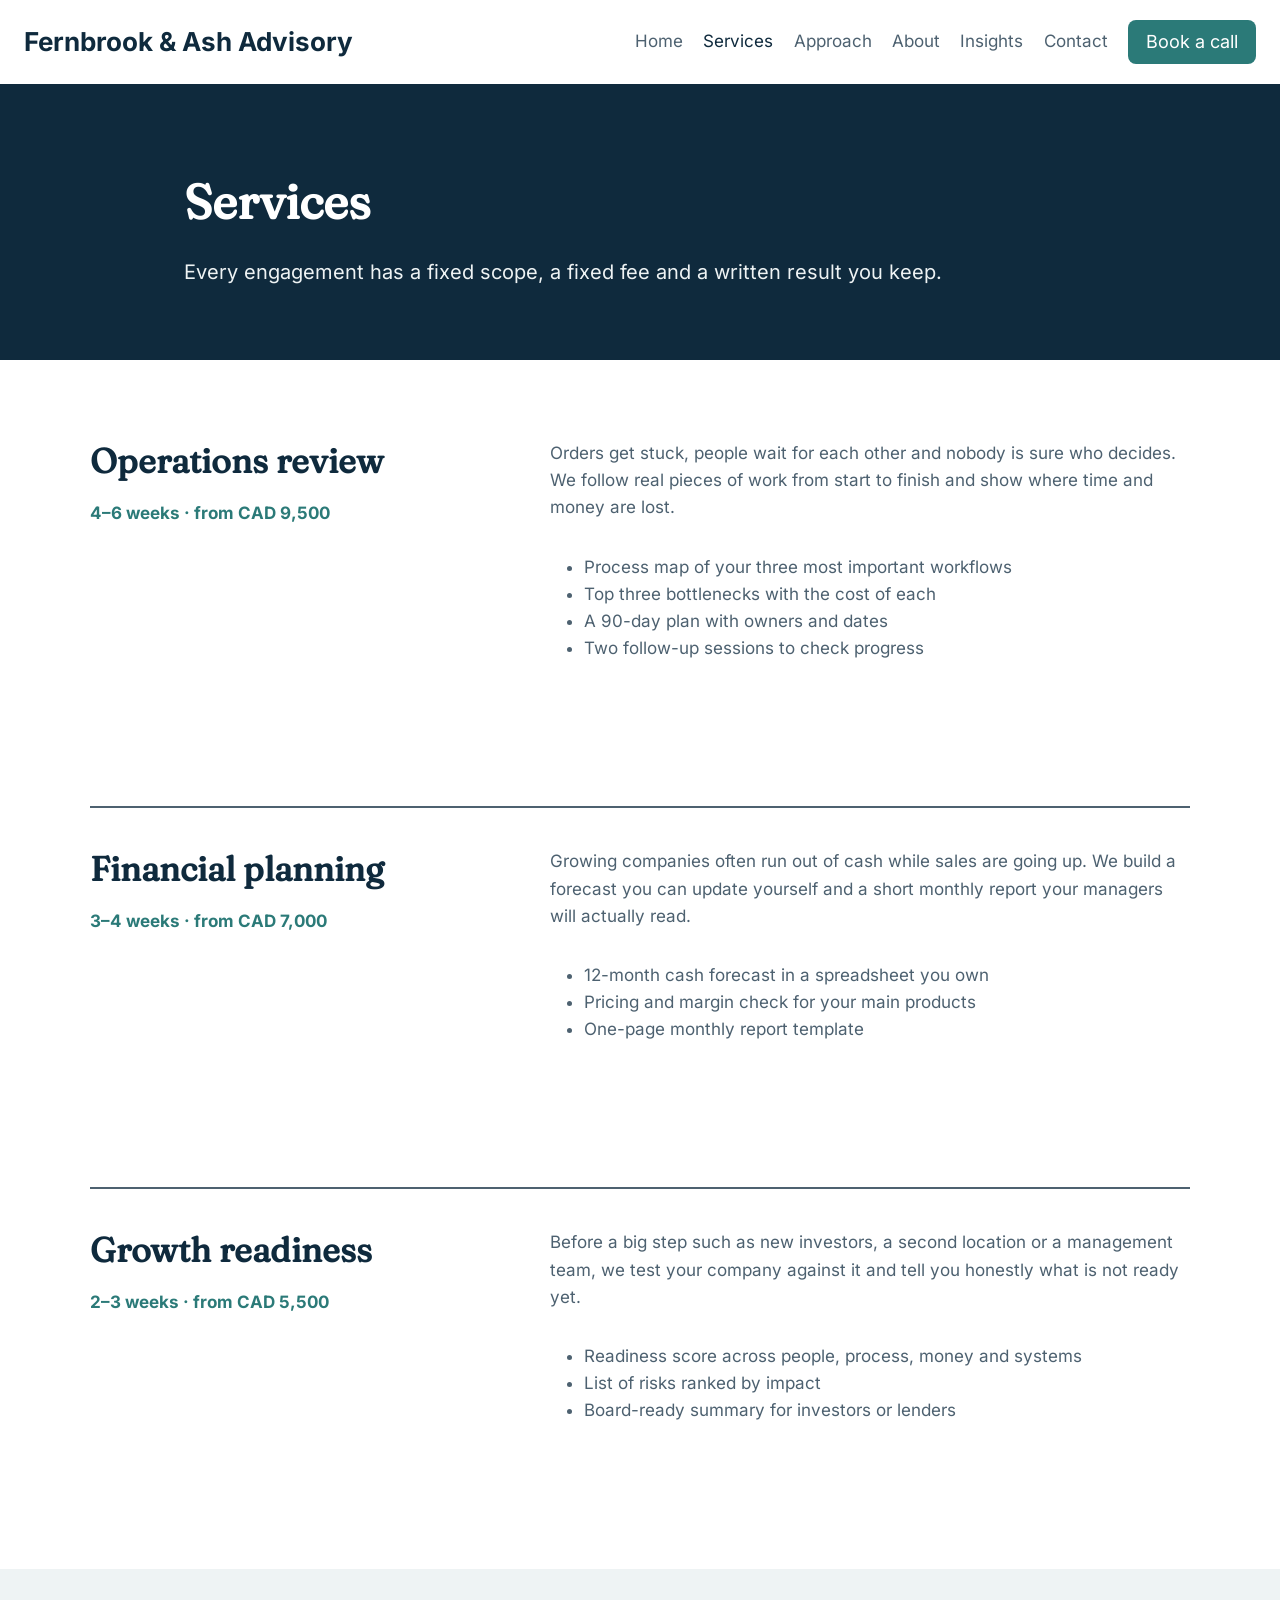
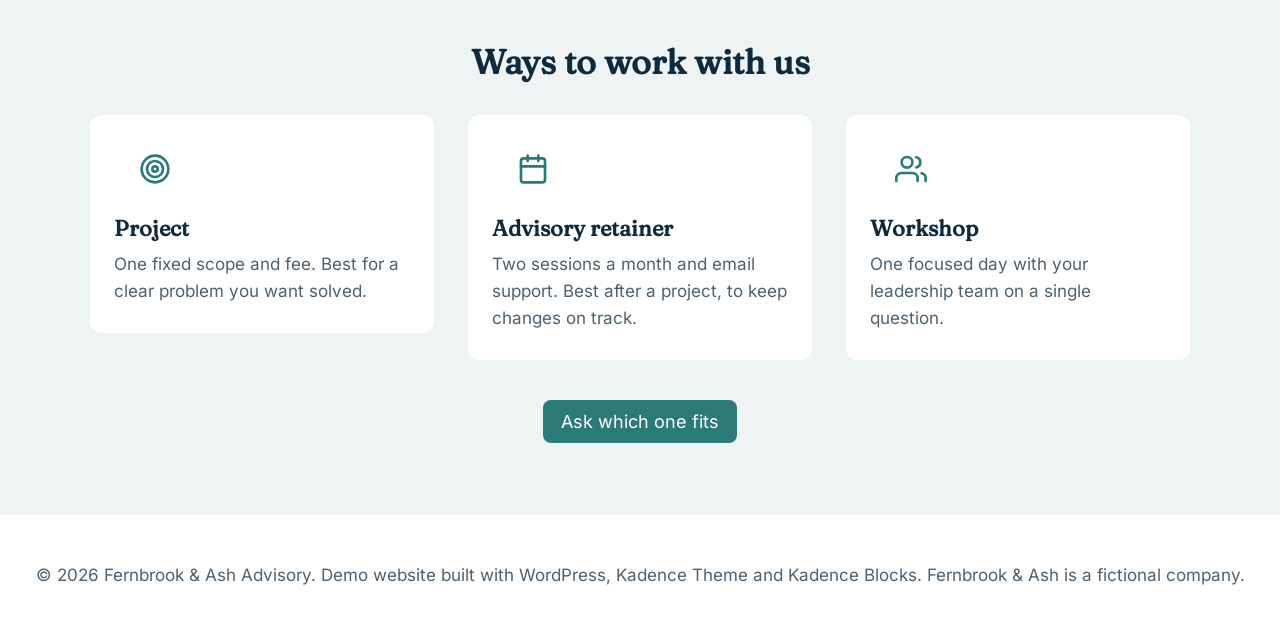
<file: services/index.html>
<!doctype html>
<html lang="en-US" class="no-js" itemtype="https://schema.org/WebPage" itemscope>
<head>
	<meta charset="UTF-8">
	<meta name="viewport" content="width=device-width, initial-scale=1, minimum-scale=1">
	<title>Services &#8211; Fernbrook &amp; Ash Advisory</title>
<meta name='robots' content='max-image-preview:large' />
			<script>document.documentElement.classList.remove( 'no-js' );</script>
			<style id="wp-img-auto-sizes-contain-inline-css">
img:is([sizes=auto i],[sizes^="auto," i]){contain-intrinsic-size:3000px 1500px}
/*# sourceURL=wp-img-auto-sizes-contain-inline-css */
</style>
<style id="wp-block-library-inline-css">
:root{--wp-block-synced-color:#7a00df;--wp-block-synced-color--rgb:122,0,223;--wp-bound-block-color:var(--wp-block-synced-color);--wp-editor-canvas-background:#ddd;--wp-admin-theme-color:#007cba;--wp-admin-theme-color--rgb:0,124,186;--wp-admin-theme-color-darker-10:#006ba1;--wp-admin-theme-color-darker-10--rgb:0,107,160.5;--wp-admin-theme-color-darker-20:#005a87;--wp-admin-theme-color-darker-20--rgb:0,90,135;--wp-admin-border-width-focus:2px}@media (min-resolution:192dpi){:root{--wp-admin-border-width-focus:1.5px}}.wp-element-button{cursor:pointer}:root .has-very-light-gray-background-color{background-color:#eee}:root .has-very-dark-gray-background-color{background-color:#313131}:root .has-very-light-gray-color{color:#eee}:root .has-very-dark-gray-color{color:#313131}:root .has-vivid-green-cyan-to-vivid-cyan-blue-gradient-background{background:linear-gradient(135deg,#00d084,#0693e3)}:root .has-purple-crush-gradient-background{background:linear-gradient(135deg,#34e2e4,#4721fb 50%,#ab1dfe)}:root .has-hazy-dawn-gradient-background{background:linear-gradient(135deg,#faaca8,#dad0ec)}:root .has-subdued-olive-gradient-background{background:linear-gradient(135deg,#fafae1,#67a671)}:root .has-atomic-cream-gradient-background{background:linear-gradient(135deg,#fdd79a,#004a59)}:root .has-nightshade-gradient-background{background:linear-gradient(135deg,#330968,#31cdcf)}:root .has-midnight-gradient-background{background:linear-gradient(135deg,#020381,#2874fc)}:root{--wp--preset--font-size--normal:16px;--wp--preset--font-size--huge:42px}.has-regular-font-size{font-size:1em}.has-larger-font-size{font-size:2.625em}.has-normal-font-size{font-size:var(--wp--preset--font-size--normal)}.has-huge-font-size{font-size:var(--wp--preset--font-size--huge)}:root .has-text-align-center{text-align:center}:root .has-text-align-left{text-align:left}:root .has-text-align-right{text-align:right}.has-fit-text{white-space:nowrap!important}#end-resizable-editor-section{display:none}.aligncenter{clear:both}.items-justified-left{justify-content:flex-start}.items-justified-center{justify-content:center}.items-justified-right{justify-content:flex-end}.items-justified-space-between{justify-content:space-between}.screen-reader-text{word-wrap:normal!important;border:0;clip-path:inset(50%);height:1px;margin:-1px;overflow:hidden;padding:0;position:absolute;width:1px;word-break:normal!important}.screen-reader-text:focus{background-color:#ddd;clip-path:none;color:#444;display:block;font-size:1em;height:auto;left:5px;line-height:normal;padding:15px 23px 14px;text-decoration:none;top:5px;width:auto;z-index:100000}html :where(.has-border-color){border-style:solid}html :where([style^=border-color],[style*=";border-color"],[style*="; border-color"]){border-style:solid}html :where([style^=border-top-color],[style*=";border-top-color"],[style*="; border-top-color"]){border-top-style:solid}html :where([style^=border-right-color],[style*=";border-right-color"],[style*="; border-right-color"]){border-right-style:solid}html :where([style^=border-bottom-color],[style*=";border-bottom-color"],[style*="; border-bottom-color"]){border-bottom-style:solid}html :where([style^=border-left-color],[style*=";border-left-color"],[style*="; border-left-color"]){border-left-style:solid}html :where([style^=border-width],[style*=";border-width"],[style*="; border-width"]){border-style:solid}html :where([style^=border-top-width],[style*=";border-top-width"],[style*="; border-top-width"]){border-top-style:solid}html :where([style^=border-right-width],[style*=";border-right-width"],[style*="; border-right-width"]){border-right-style:solid}html :where([style^=border-bottom-width],[style*=";border-bottom-width"],[style*="; border-bottom-width"]){border-bottom-style:solid}html :where([style^=border-left-width],[style*=";border-left-width"],[style*="; border-left-width"]){border-left-style:solid}html :where(img[class*=wp-image-]){height:auto;max-width:100%}:where(figure){margin:0 0 1em}html :where(.is-position-sticky){--wp-admin--admin-bar--position-offset:var(--wp-admin--admin-bar--height,0px)}@media screen and (max-width:600px){html :where(.is-position-sticky){--wp-admin--admin-bar--position-offset:0px}}

/*# sourceURL=/wp-includes/css/dist/block-library/common.min.css */
</style>
<style id="wp-block-button-inline-css">
.wp-block-button__link{align-content:center;box-sizing:border-box;cursor:pointer;display:inline-block;height:100%;text-align:center;word-break:break-word}.wp-block-button__link.aligncenter{text-align:center}.wp-block-button__link.alignright{text-align:right}:where(.wp-block-button__link){border-radius:9999px;box-shadow:none;padding:calc(.667em + 2px) calc(1.333em + 2px);text-decoration:none}.wp-block-button[style*=text-decoration] .wp-block-button__link{text-decoration:inherit}.wp-block-buttons>.wp-block-button.has-custom-width{max-width:none}.wp-block-buttons>.wp-block-button.has-custom-width .wp-block-button__link{width:100%}.wp-block-buttons>.wp-block-button.has-custom-font-size .wp-block-button__link{font-size:inherit}.wp-block-buttons>.wp-block-button[class*=wp-block-button__width]{width:calc(var(--wp--block-button--width)*1% - var(--wp--style--block-gap, .5em)*(1 - var(--wp--block-button--width)/100))}.wp-block-buttons>.wp-block-button.wp-block-button__width-25{width:calc(25% - var(--wp--style--block-gap, .5em)*.75)}.wp-block-buttons>.wp-block-button.wp-block-button__width-50{width:calc(50% - var(--wp--style--block-gap, .5em)*.5)}.wp-block-buttons>.wp-block-button.wp-block-button__width-75{width:calc(75% - var(--wp--style--block-gap, .5em)*.25)}.wp-block-buttons>.wp-block-button.wp-block-button__width-100{flex-basis:100%;width:100%}.wp-block-buttons.is-vertical>.wp-block-button[class*=wp-block-button__width]{width:calc(var(--wp--block-button--width)*1%)}.wp-block-buttons.is-vertical>.wp-block-button.wp-block-button__width-25{width:25%}.wp-block-buttons.is-vertical>.wp-block-button.wp-block-button__width-50{width:50%}.wp-block-buttons.is-vertical>.wp-block-button.wp-block-button__width-75{width:75%}.wp-block-button.is-style-squared,.wp-block-button__link.wp-block-button.is-style-squared{border-radius:0}.wp-block-button.no-border-radius,.wp-block-button__link.no-border-radius{border-radius:0!important}:root :where(.wp-block-button .wp-block-button__link.is-style-outline),:root :where(.wp-block-button.is-style-outline>.wp-block-button__link){border:2px solid;padding:.667em 1.333em}:root :where(.wp-block-button .wp-block-button__link.is-style-outline:not(.has-text-color)),:root :where(.wp-block-button.is-style-outline>.wp-block-button__link:not(.has-text-color)){color:currentColor}:root :where(.wp-block-button .wp-block-button__link.is-style-outline:not(.has-background)),:root :where(.wp-block-button.is-style-outline>.wp-block-button__link:not(.has-background)){background-color:transparent;background-image:none}
/*# sourceURL=/wp-includes/blocks/button/style.min.css */
</style>
<style id="wp-block-heading-inline-css">
h1:where(.wp-block-heading).has-background,h2:where(.wp-block-heading).has-background,h3:where(.wp-block-heading).has-background,h4:where(.wp-block-heading).has-background,h5:where(.wp-block-heading).has-background,h6:where(.wp-block-heading).has-background{padding:1.25em 2.375em}h1.has-text-align-left[style*=writing-mode]:where([style*=vertical-lr]),h1.has-text-align-right[style*=writing-mode]:where([style*=vertical-rl]),h2.has-text-align-left[style*=writing-mode]:where([style*=vertical-lr]),h2.has-text-align-right[style*=writing-mode]:where([style*=vertical-rl]),h3.has-text-align-left[style*=writing-mode]:where([style*=vertical-lr]),h3.has-text-align-right[style*=writing-mode]:where([style*=vertical-rl]),h4.has-text-align-left[style*=writing-mode]:where([style*=vertical-lr]),h4.has-text-align-right[style*=writing-mode]:where([style*=vertical-rl]),h5.has-text-align-left[style*=writing-mode]:where([style*=vertical-lr]),h5.has-text-align-right[style*=writing-mode]:where([style*=vertical-rl]),h6.has-text-align-left[style*=writing-mode]:where([style*=vertical-lr]),h6.has-text-align-right[style*=writing-mode]:where([style*=vertical-rl]){rotate:180deg}
/*# sourceURL=/wp-includes/blocks/heading/style.min.css */
</style>
<style id="wp-block-list-inline-css">
ol,ul{box-sizing:border-box}:root :where(.wp-block-list.has-background){padding:1.25em 2.375em}
/*# sourceURL=/wp-includes/blocks/list/style.min.css */
</style>
<style id="wp-block-paragraph-inline-css">
.is-small-text{font-size:.875em}.is-regular-text{font-size:1em}.is-large-text{font-size:2.25em}.is-larger-text{font-size:3em}.has-drop-cap:not(:focus):first-letter{float:left;font-size:8.4em;font-style:normal;font-weight:100;line-height:.68;margin:.05em .1em 0 0;text-transform:uppercase}body.rtl .has-drop-cap:not(:focus):first-letter{float:none;margin-left:.1em}p.has-drop-cap.has-background{overflow:hidden}:root :where(p.has-background){padding:1.25em 2.375em}:where(p.has-text-color:not(.has-link-color)) a{color:inherit}p.has-text-align-left[style*="writing-mode:vertical-lr"],p.has-text-align-right[style*="writing-mode:vertical-rl"]{rotate:180deg}
/*# sourceURL=/wp-includes/blocks/paragraph/style.min.css */
</style>
<style id="wp-block-buttons-inline-css">
.wp-block-buttons{box-sizing:border-box}.wp-block-buttons.is-vertical{flex-direction:column}.wp-block-buttons.is-vertical>.wp-block-button:last-child{margin-bottom:0}.wp-block-buttons>.wp-block-button{display:inline-block;margin:0}.wp-block-buttons.is-content-justification-left{justify-content:flex-start}.wp-block-buttons.is-content-justification-left.is-vertical{align-items:flex-start}.wp-block-buttons.is-content-justification-center{justify-content:center}.wp-block-buttons.is-content-justification-center.is-vertical{align-items:center}.wp-block-buttons.is-content-justification-right{justify-content:flex-end}.wp-block-buttons.is-content-justification-right.is-vertical{align-items:flex-end}.wp-block-buttons.is-content-justification-space-between{justify-content:space-between}.wp-block-buttons.aligncenter{text-align:center}.wp-block-buttons:not(.is-content-justification-space-between,.is-content-justification-right,.is-content-justification-left,.is-content-justification-center) .wp-block-button.aligncenter{margin-left:auto;margin-right:auto;width:100%}.wp-block-buttons[style*=text-decoration] .wp-block-button,.wp-block-buttons[style*=text-decoration] .wp-block-button__link{text-decoration:inherit}.wp-block-buttons.has-custom-font-size .wp-block-button__link{font-size:inherit}.wp-block-buttons .wp-block-button__link{width:100%}.wp-block-button.aligncenter{text-align:center}
/*# sourceURL=/wp-includes/blocks/buttons/style.min.css */
</style>
<style id="wp-block-columns-inline-css">
.wp-block-columns{box-sizing:border-box;display:flex;flex-wrap:wrap!important}@media (min-width:782px){.wp-block-columns{flex-wrap:nowrap!important}}.wp-block-columns{align-items:normal!important}.wp-block-columns.are-vertically-aligned-top{align-items:flex-start}.wp-block-columns.are-vertically-aligned-center{align-items:center}.wp-block-columns.are-vertically-aligned-bottom{align-items:flex-end}@media (max-width:781px){.wp-block-columns:not(.is-not-stacked-on-mobile)>.wp-block-column{flex-basis:100%!important}}@media (min-width:782px){.wp-block-columns:not(.is-not-stacked-on-mobile)>.wp-block-column{flex-basis:0;flex-grow:1}.wp-block-columns:not(.is-not-stacked-on-mobile)>.wp-block-column[style*=flex-basis]{flex-grow:0}}.wp-block-columns.is-not-stacked-on-mobile{flex-wrap:nowrap!important}.wp-block-columns.is-not-stacked-on-mobile>.wp-block-column{flex-basis:0;flex-grow:1}.wp-block-columns.is-not-stacked-on-mobile>.wp-block-column[style*=flex-basis]{flex-grow:0}:where(.wp-block-columns){margin-bottom:1.75em}:where(.wp-block-columns.has-background){padding:1.25em 2.375em}.wp-block-column{flex-grow:1;min-width:0;overflow-wrap:break-word;word-break:break-word}.wp-block-column.is-vertically-aligned-top{align-self:flex-start}.wp-block-column.is-vertically-aligned-center{align-self:center}.wp-block-column.is-vertically-aligned-bottom{align-self:flex-end}.wp-block-column.is-vertically-aligned-stretch{align-self:stretch}.wp-block-column.is-vertically-aligned-bottom,.wp-block-column.is-vertically-aligned-center,.wp-block-column.is-vertically-aligned-top{width:100%}
/*# sourceURL=/wp-includes/blocks/columns/style.min.css */
</style>
<style id="wp-block-group-inline-css">
.wp-block-group{box-sizing:border-box}:where(.wp-block-group.wp-block-group-is-layout-constrained){position:relative}
/*# sourceURL=/wp-includes/blocks/group/style.min.css */
</style>
<style id="wp-block-separator-inline-css">
@charset "UTF-8";.wp-block-separator{border:none;border-top:2px solid}:root :where(.wp-block-separator.is-style-dots){height:auto;line-height:1;text-align:center}:root :where(.wp-block-separator.is-style-dots):before{color:currentColor;content:"···";font-family:serif;font-size:1.5em;letter-spacing:2em;padding-left:2em}.wp-block-separator.is-style-dots{background:none!important;border:none!important}
/*# sourceURL=/wp-includes/blocks/separator/style.min.css */
</style>

<style id="classic-theme-styles-inline-css">
/*! This file is auto-generated */
.wp-block-button__link{color:#fff;background-color:#32373c;border-radius:9999px;box-shadow:none;text-decoration:none;padding:calc(.667em + 2px) calc(1.333em + 2px);font-size:1.125em}.wp-block-file__button{background:#32373c;color:#fff;text-decoration:none}
/*# sourceURL=/wp-includes/css/classic-themes.min.css */
</style>

<style id="global-styles-inline-css">
:root{--wp--preset--aspect-ratio--square: 1;--wp--preset--aspect-ratio--4-3: 4/3;--wp--preset--aspect-ratio--3-4: 3/4;--wp--preset--aspect-ratio--3-2: 3/2;--wp--preset--aspect-ratio--2-3: 2/3;--wp--preset--aspect-ratio--16-9: 16/9;--wp--preset--aspect-ratio--9-16: 9/16;--wp--preset--color--black: #000000;--wp--preset--color--cyan-bluish-gray: #abb8c3;--wp--preset--color--white: #ffffff;--wp--preset--color--pale-pink: #f78da7;--wp--preset--color--vivid-red: #cf2e2e;--wp--preset--color--luminous-vivid-orange: #ff6900;--wp--preset--color--luminous-vivid-amber: #fcb900;--wp--preset--color--light-green-cyan: #7bdcb5;--wp--preset--color--vivid-green-cyan: #00d084;--wp--preset--color--pale-cyan-blue: #8ed1fc;--wp--preset--color--vivid-cyan-blue: #0693e3;--wp--preset--color--vivid-purple: #9b51e0;--wp--preset--color--theme-palette-1: var(--global-palette1);--wp--preset--color--theme-palette-2: var(--global-palette2);--wp--preset--color--theme-palette-3: var(--global-palette3);--wp--preset--color--theme-palette-4: var(--global-palette4);--wp--preset--color--theme-palette-5: var(--global-palette5);--wp--preset--color--theme-palette-6: var(--global-palette6);--wp--preset--color--theme-palette-7: var(--global-palette7);--wp--preset--color--theme-palette-8: var(--global-palette8);--wp--preset--color--theme-palette-9: var(--global-palette9);--wp--preset--color--theme-palette-10: var(--global-palette10);--wp--preset--color--theme-palette-11: var(--global-palette11);--wp--preset--color--theme-palette-12: var(--global-palette12);--wp--preset--color--theme-palette-13: var(--global-palette13);--wp--preset--color--theme-palette-14: var(--global-palette14);--wp--preset--color--theme-palette-15: var(--global-palette15);--wp--preset--color--palette-1: #2b7a78;--wp--preset--color--palette-2: #1d5f5d;--wp--preset--color--palette-3: #0f2a3d;--wp--preset--color--palette-4: #22384a;--wp--preset--color--palette-5: #4d6170;--wp--preset--color--palette-6: #5f717d;--wp--preset--color--palette-7: #eef3f4;--wp--preset--color--palette-8: #f7fafa;--wp--preset--color--palette-9: #ffffff;--wp--preset--color--palette-10: #a1676d;--wp--preset--color--palette-11: #13612e;--wp--preset--color--palette-12: #1159af;--wp--preset--color--palette-13: #b82105;--wp--preset--color--palette-14: #f7630c;--wp--preset--color--palette-15: #f5a524;--wp--preset--gradient--vivid-cyan-blue-to-vivid-purple: linear-gradient(135deg,rgb(6,147,227) 0%,rgb(155,81,224) 100%);--wp--preset--gradient--light-green-cyan-to-vivid-green-cyan: linear-gradient(135deg,rgb(122,220,180) 0%,rgb(0,208,130) 100%);--wp--preset--gradient--luminous-vivid-amber-to-luminous-vivid-orange: linear-gradient(135deg,rgb(252,185,0) 0%,rgb(255,105,0) 100%);--wp--preset--gradient--luminous-vivid-orange-to-vivid-red: linear-gradient(135deg,rgb(255,105,0) 0%,rgb(207,46,46) 100%);--wp--preset--gradient--very-light-gray-to-cyan-bluish-gray: linear-gradient(135deg,rgb(238,238,238) 0%,rgb(169,184,195) 100%);--wp--preset--gradient--cool-to-warm-spectrum: linear-gradient(135deg,rgb(74,234,220) 0%,rgb(151,120,209) 20%,rgb(207,42,186) 40%,rgb(238,44,130) 60%,rgb(251,105,98) 80%,rgb(254,248,76) 100%);--wp--preset--gradient--blush-light-purple: linear-gradient(135deg,rgb(255,206,236) 0%,rgb(152,150,240) 100%);--wp--preset--gradient--blush-bordeaux: linear-gradient(135deg,rgb(254,205,165) 0%,rgb(254,45,45) 50%,rgb(107,0,62) 100%);--wp--preset--gradient--luminous-dusk: linear-gradient(135deg,rgb(255,203,112) 0%,rgb(199,81,192) 50%,rgb(65,88,208) 100%);--wp--preset--gradient--pale-ocean: linear-gradient(135deg,rgb(255,245,203) 0%,rgb(182,227,212) 50%,rgb(51,167,181) 100%);--wp--preset--gradient--electric-grass: linear-gradient(135deg,rgb(202,248,128) 0%,rgb(113,206,126) 100%);--wp--preset--gradient--midnight: linear-gradient(135deg,rgb(2,3,129) 0%,rgb(40,116,252) 100%);--wp--preset--font-size--small: var(--global-font-size-small);--wp--preset--font-size--medium: var(--global-font-size-medium);--wp--preset--font-size--large: var(--global-font-size-large);--wp--preset--font-size--x-large: 42px;--wp--preset--font-size--larger: var(--global-font-size-larger);--wp--preset--font-size--xxlarge: var(--global-font-size-xxlarge);--wp--preset--spacing--20: 0.44rem;--wp--preset--spacing--30: 0.67rem;--wp--preset--spacing--40: 1rem;--wp--preset--spacing--50: 1.5rem;--wp--preset--spacing--60: 2.25rem;--wp--preset--spacing--70: 3.38rem;--wp--preset--spacing--80: 5.06rem;--wp--preset--shadow--natural: 6px 6px 9px rgba(0, 0, 0, 0.2);--wp--preset--shadow--deep: 12px 12px 50px rgba(0, 0, 0, 0.4);--wp--preset--shadow--sharp: 6px 6px 0px rgba(0, 0, 0, 0.2);--wp--preset--shadow--outlined: 6px 6px 0px -3px rgb(255, 255, 255), 6px 6px rgb(0, 0, 0);--wp--preset--shadow--crisp: 6px 6px 0px rgb(0, 0, 0);}.wp-block-button{--wp--preset--dimension--25: 25%;--wp--preset--dimension--50: 50%;--wp--preset--dimension--75: 75%;--wp--preset--dimension--100: 100%;}:root { --wp--style--global--content-size: var(--global-calc-content-width);--wp--style--global--wide-size: var(--global-calc-wide-content-width); }:where(body) { margin: 0; }:where(.is-layout-flex){gap: 0.5em;}:where(.is-layout-grid){gap: 0.5em;}body .is-layout-flex{display: flex;}.is-layout-flex{flex-wrap: wrap;align-items: center;}.is-layout-flex > :is(*, div){margin: 0;}body .is-layout-grid{display: grid;}.is-layout-grid > :is(*, div){margin: 0;}body{padding-top: 0px;padding-right: 0px;padding-bottom: 0px;padding-left: 0px;}:root :where(.wp-element-button, .wp-block-button__link){font-style: inherit;font-weight: inherit;letter-spacing: inherit;text-transform: inherit;}.has-black-color{color: var(--wp--preset--color--black) !important;}.has-cyan-bluish-gray-color{color: var(--wp--preset--color--cyan-bluish-gray) !important;}.has-white-color{color: var(--wp--preset--color--white) !important;}.has-pale-pink-color{color: var(--wp--preset--color--pale-pink) !important;}.has-vivid-red-color{color: var(--wp--preset--color--vivid-red) !important;}.has-luminous-vivid-orange-color{color: var(--wp--preset--color--luminous-vivid-orange) !important;}.has-luminous-vivid-amber-color{color: var(--wp--preset--color--luminous-vivid-amber) !important;}.has-light-green-cyan-color{color: var(--wp--preset--color--light-green-cyan) !important;}.has-vivid-green-cyan-color{color: var(--wp--preset--color--vivid-green-cyan) !important;}.has-pale-cyan-blue-color{color: var(--wp--preset--color--pale-cyan-blue) !important;}.has-vivid-cyan-blue-color{color: var(--wp--preset--color--vivid-cyan-blue) !important;}.has-vivid-purple-color{color: var(--wp--preset--color--vivid-purple) !important;}.has-theme-palette-1-color{color: var(--wp--preset--color--theme-palette-1) !important;}.has-theme-palette-2-color{color: var(--wp--preset--color--theme-palette-2) !important;}.has-theme-palette-3-color{color: var(--wp--preset--color--theme-palette-3) !important;}.has-theme-palette-4-color{color: var(--wp--preset--color--theme-palette-4) !important;}.has-theme-palette-5-color{color: var(--wp--preset--color--theme-palette-5) !important;}.has-theme-palette-6-color{color: var(--wp--preset--color--theme-palette-6) !important;}.has-theme-palette-7-color{color: var(--wp--preset--color--theme-palette-7) !important;}.has-theme-palette-8-color{color: var(--wp--preset--color--theme-palette-8) !important;}.has-theme-palette-9-color{color: var(--wp--preset--color--theme-palette-9) !important;}.has-theme-palette-10-color{color: var(--wp--preset--color--theme-palette-10) !important;}.has-theme-palette-11-color{color: var(--wp--preset--color--theme-palette-11) !important;}.has-theme-palette-12-color{color: var(--wp--preset--color--theme-palette-12) !important;}.has-theme-palette-13-color{color: var(--wp--preset--color--theme-palette-13) !important;}.has-theme-palette-14-color{color: var(--wp--preset--color--theme-palette-14) !important;}.has-theme-palette-15-color{color: var(--wp--preset--color--theme-palette-15) !important;}.has-palette-1-color{color: var(--wp--preset--color--palette-1) !important;}.has-palette-2-color{color: var(--wp--preset--color--palette-2) !important;}.has-palette-3-color{color: var(--wp--preset--color--palette-3) !important;}.has-palette-4-color{color: var(--wp--preset--color--palette-4) !important;}.has-palette-5-color{color: var(--wp--preset--color--palette-5) !important;}.has-palette-6-color{color: var(--wp--preset--color--palette-6) !important;}.has-palette-7-color{color: var(--wp--preset--color--palette-7) !important;}.has-palette-8-color{color: var(--wp--preset--color--palette-8) !important;}.has-palette-9-color{color: var(--wp--preset--color--palette-9) !important;}.has-palette-10-color{color: var(--wp--preset--color--palette-10) !important;}.has-palette-11-color{color: var(--wp--preset--color--palette-11) !important;}.has-palette-12-color{color: var(--wp--preset--color--palette-12) !important;}.has-palette-13-color{color: var(--wp--preset--color--palette-13) !important;}.has-palette-14-color{color: var(--wp--preset--color--palette-14) !important;}.has-palette-15-color{color: var(--wp--preset--color--palette-15) !important;}.has-black-background-color{background-color: var(--wp--preset--color--black) !important;}.has-cyan-bluish-gray-background-color{background-color: var(--wp--preset--color--cyan-bluish-gray) !important;}.has-white-background-color{background-color: var(--wp--preset--color--white) !important;}.has-pale-pink-background-color{background-color: var(--wp--preset--color--pale-pink) !important;}.has-vivid-red-background-color{background-color: var(--wp--preset--color--vivid-red) !important;}.has-luminous-vivid-orange-background-color{background-color: var(--wp--preset--color--luminous-vivid-orange) !important;}.has-luminous-vivid-amber-background-color{background-color: var(--wp--preset--color--luminous-vivid-amber) !important;}.has-light-green-cyan-background-color{background-color: var(--wp--preset--color--light-green-cyan) !important;}.has-vivid-green-cyan-background-color{background-color: var(--wp--preset--color--vivid-green-cyan) !important;}.has-pale-cyan-blue-background-color{background-color: var(--wp--preset--color--pale-cyan-blue) !important;}.has-vivid-cyan-blue-background-color{background-color: var(--wp--preset--color--vivid-cyan-blue) !important;}.has-vivid-purple-background-color{background-color: var(--wp--preset--color--vivid-purple) !important;}.has-theme-palette-1-background-color{background-color: var(--wp--preset--color--theme-palette-1) !important;}.has-theme-palette-2-background-color{background-color: var(--wp--preset--color--theme-palette-2) !important;}.has-theme-palette-3-background-color{background-color: var(--wp--preset--color--theme-palette-3) !important;}.has-theme-palette-4-background-color{background-color: var(--wp--preset--color--theme-palette-4) !important;}.has-theme-palette-5-background-color{background-color: var(--wp--preset--color--theme-palette-5) !important;}.has-theme-palette-6-background-color{background-color: var(--wp--preset--color--theme-palette-6) !important;}.has-theme-palette-7-background-color{background-color: var(--wp--preset--color--theme-palette-7) !important;}.has-theme-palette-8-background-color{background-color: var(--wp--preset--color--theme-palette-8) !important;}.has-theme-palette-9-background-color{background-color: var(--wp--preset--color--theme-palette-9) !important;}.has-theme-palette-10-background-color{background-color: var(--wp--preset--color--theme-palette-10) !important;}.has-theme-palette-11-background-color{background-color: var(--wp--preset--color--theme-palette-11) !important;}.has-theme-palette-12-background-color{background-color: var(--wp--preset--color--theme-palette-12) !important;}.has-theme-palette-13-background-color{background-color: var(--wp--preset--color--theme-palette-13) !important;}.has-theme-palette-14-background-color{background-color: var(--wp--preset--color--theme-palette-14) !important;}.has-theme-palette-15-background-color{background-color: var(--wp--preset--color--theme-palette-15) !important;}.has-palette-1-background-color{background-color: var(--wp--preset--color--palette-1) !important;}.has-palette-2-background-color{background-color: var(--wp--preset--color--palette-2) !important;}.has-palette-3-background-color{background-color: var(--wp--preset--color--palette-3) !important;}.has-palette-4-background-color{background-color: var(--wp--preset--color--palette-4) !important;}.has-palette-5-background-color{background-color: var(--wp--preset--color--palette-5) !important;}.has-palette-6-background-color{background-color: var(--wp--preset--color--palette-6) !important;}.has-palette-7-background-color{background-color: var(--wp--preset--color--palette-7) !important;}.has-palette-8-background-color{background-color: var(--wp--preset--color--palette-8) !important;}.has-palette-9-background-color{background-color: var(--wp--preset--color--palette-9) !important;}.has-palette-10-background-color{background-color: var(--wp--preset--color--palette-10) !important;}.has-palette-11-background-color{background-color: var(--wp--preset--color--palette-11) !important;}.has-palette-12-background-color{background-color: var(--wp--preset--color--palette-12) !important;}.has-palette-13-background-color{background-color: var(--wp--preset--color--palette-13) !important;}.has-palette-14-background-color{background-color: var(--wp--preset--color--palette-14) !important;}.has-palette-15-background-color{background-color: var(--wp--preset--color--palette-15) !important;}.has-black-border-color{border-color: var(--wp--preset--color--black) !important;}.has-cyan-bluish-gray-border-color{border-color: var(--wp--preset--color--cyan-bluish-gray) !important;}.has-white-border-color{border-color: var(--wp--preset--color--white) !important;}.has-pale-pink-border-color{border-color: var(--wp--preset--color--pale-pink) !important;}.has-vivid-red-border-color{border-color: var(--wp--preset--color--vivid-red) !important;}.has-luminous-vivid-orange-border-color{border-color: var(--wp--preset--color--luminous-vivid-orange) !important;}.has-luminous-vivid-amber-border-color{border-color: var(--wp--preset--color--luminous-vivid-amber) !important;}.has-light-green-cyan-border-color{border-color: var(--wp--preset--color--light-green-cyan) !important;}.has-vivid-green-cyan-border-color{border-color: var(--wp--preset--color--vivid-green-cyan) !important;}.has-pale-cyan-blue-border-color{border-color: var(--wp--preset--color--pale-cyan-blue) !important;}.has-vivid-cyan-blue-border-color{border-color: var(--wp--preset--color--vivid-cyan-blue) !important;}.has-vivid-purple-border-color{border-color: var(--wp--preset--color--vivid-purple) !important;}.has-theme-palette-1-border-color{border-color: var(--wp--preset--color--theme-palette-1) !important;}.has-theme-palette-2-border-color{border-color: var(--wp--preset--color--theme-palette-2) !important;}.has-theme-palette-3-border-color{border-color: var(--wp--preset--color--theme-palette-3) !important;}.has-theme-palette-4-border-color{border-color: var(--wp--preset--color--theme-palette-4) !important;}.has-theme-palette-5-border-color{border-color: var(--wp--preset--color--theme-palette-5) !important;}.has-theme-palette-6-border-color{border-color: var(--wp--preset--color--theme-palette-6) !important;}.has-theme-palette-7-border-color{border-color: var(--wp--preset--color--theme-palette-7) !important;}.has-theme-palette-8-border-color{border-color: var(--wp--preset--color--theme-palette-8) !important;}.has-theme-palette-9-border-color{border-color: var(--wp--preset--color--theme-palette-9) !important;}.has-theme-palette-10-border-color{border-color: var(--wp--preset--color--theme-palette-10) !important;}.has-theme-palette-11-border-color{border-color: var(--wp--preset--color--theme-palette-11) !important;}.has-theme-palette-12-border-color{border-color: var(--wp--preset--color--theme-palette-12) !important;}.has-theme-palette-13-border-color{border-color: var(--wp--preset--color--theme-palette-13) !important;}.has-theme-palette-14-border-color{border-color: var(--wp--preset--color--theme-palette-14) !important;}.has-theme-palette-15-border-color{border-color: var(--wp--preset--color--theme-palette-15) !important;}.has-palette-1-border-color{border-color: var(--wp--preset--color--palette-1) !important;}.has-palette-2-border-color{border-color: var(--wp--preset--color--palette-2) !important;}.has-palette-3-border-color{border-color: var(--wp--preset--color--palette-3) !important;}.has-palette-4-border-color{border-color: var(--wp--preset--color--palette-4) !important;}.has-palette-5-border-color{border-color: var(--wp--preset--color--palette-5) !important;}.has-palette-6-border-color{border-color: var(--wp--preset--color--palette-6) !important;}.has-palette-7-border-color{border-color: var(--wp--preset--color--palette-7) !important;}.has-palette-8-border-color{border-color: var(--wp--preset--color--palette-8) !important;}.has-palette-9-border-color{border-color: var(--wp--preset--color--palette-9) !important;}.has-palette-10-border-color{border-color: var(--wp--preset--color--palette-10) !important;}.has-palette-11-border-color{border-color: var(--wp--preset--color--palette-11) !important;}.has-palette-12-border-color{border-color: var(--wp--preset--color--palette-12) !important;}.has-palette-13-border-color{border-color: var(--wp--preset--color--palette-13) !important;}.has-palette-14-border-color{border-color: var(--wp--preset--color--palette-14) !important;}.has-palette-15-border-color{border-color: var(--wp--preset--color--palette-15) !important;}.has-vivid-cyan-blue-to-vivid-purple-gradient-background{background: var(--wp--preset--gradient--vivid-cyan-blue-to-vivid-purple) !important;}.has-light-green-cyan-to-vivid-green-cyan-gradient-background{background: var(--wp--preset--gradient--light-green-cyan-to-vivid-green-cyan) !important;}.has-luminous-vivid-amber-to-luminous-vivid-orange-gradient-background{background: var(--wp--preset--gradient--luminous-vivid-amber-to-luminous-vivid-orange) !important;}.has-luminous-vivid-orange-to-vivid-red-gradient-background{background: var(--wp--preset--gradient--luminous-vivid-orange-to-vivid-red) !important;}.has-very-light-gray-to-cyan-bluish-gray-gradient-background{background: var(--wp--preset--gradient--very-light-gray-to-cyan-bluish-gray) !important;}.has-cool-to-warm-spectrum-gradient-background{background: var(--wp--preset--gradient--cool-to-warm-spectrum) !important;}.has-blush-light-purple-gradient-background{background: var(--wp--preset--gradient--blush-light-purple) !important;}.has-blush-bordeaux-gradient-background{background: var(--wp--preset--gradient--blush-bordeaux) !important;}.has-luminous-dusk-gradient-background{background: var(--wp--preset--gradient--luminous-dusk) !important;}.has-pale-ocean-gradient-background{background: var(--wp--preset--gradient--pale-ocean) !important;}.has-electric-grass-gradient-background{background: var(--wp--preset--gradient--electric-grass) !important;}.has-midnight-gradient-background{background: var(--wp--preset--gradient--midnight) !important;}.has-small-font-size{font-size: var(--wp--preset--font-size--small) !important;}.has-medium-font-size{font-size: var(--wp--preset--font-size--medium) !important;}.has-large-font-size{font-size: var(--wp--preset--font-size--large) !important;}.has-x-large-font-size{font-size: var(--wp--preset--font-size--x-large) !important;}.has-larger-font-size{font-size: var(--wp--preset--font-size--larger) !important;}.has-xxlarge-font-size{font-size: var(--wp--preset--font-size--xxlarge) !important;}
:where(.wp-block-columns.is-layout-flex){gap: 2em;}:where(.wp-block-columns.is-layout-grid){gap: 2em;}
/*# sourceURL=global-styles-inline-css */
</style>

<link rel='stylesheet' id='kadence-global-css' href='../wp-content/themes/kadence/assets/css/global.min.css' media='all' />
<style id="kadence-global-inline-css">
/* Kadence Base CSS */
:root{--global-palette1:#2b7a78;--global-palette2:#1d5f5d;--global-palette3:#0f2a3d;--global-palette4:#22384a;--global-palette5:#4d6170;--global-palette6:#5f717d;--global-palette7:#eef3f4;--global-palette8:#f7fafa;--global-palette9:#ffffff;--global-palette10:oklch(from var(--global-palette1) calc(l + 0.10 * (1 - l)) calc(c * 1.00) calc(h + 180) / 100%);--global-palette11:#13612e;--global-palette12:#1159af;--global-palette13:#b82105;--global-palette14:#f7630c;--global-palette15:#f5a524;--global-palette9rgb:255, 255, 255;--global-palette-highlight:var(--global-palette1);--global-palette-highlight-alt:var(--global-palette2);--global-palette-highlight-alt2:var(--global-palette9);--global-palette-btn-bg:var(--global-palette1);--global-palette-btn-bg-hover:var(--global-palette2);--global-palette-btn:var(--global-palette9);--global-palette-btn-hover:var(--global-palette9);--global-palette-btn-sec-bg:var(--global-palette7);--global-palette-btn-sec-bg-hover:var(--global-palette2);--global-palette-btn-sec:var(--global-palette3);--global-palette-btn-sec-hover:var(--global-palette9);--global-body-font-family:Inter, var(--global-fallback-font);--global-heading-font-family:Fraunces, var(--global-fallback-font);--global-primary-nav-font-family:inherit;--global-fallback-font:sans-serif;--global-display-fallback-font:sans-serif;--global-content-width:1290px;--global-content-wide-width:calc(1290px + 230px);--global-content-narrow-width:842px;--global-content-edge-padding:1.5rem;--global-content-boxed-padding:2rem;--global-calc-content-width:calc(1290px - var(--global-content-edge-padding) - var(--global-content-edge-padding) );--wp--style--global--content-size:var(--global-calc-content-width);}.wp-site-blocks{--global-vw:calc( 100vw - ( 0.5 * var(--scrollbar-offset)));}body{background:var(--global-palette8);}body, input, select, optgroup, textarea{font-weight:400;font-size:17px;line-height:1.6;font-family:var(--global-body-font-family);color:var(--global-palette5);}.content-bg, body.content-style-unboxed .site{background:var(--global-palette9);}h1,h2,h3,h4,h5,h6{font-family:var(--global-heading-font-family);}h1{font-weight:600;font-size:44px;line-height:1.25;color:var(--global-palette3);}h2{font-weight:600;font-size:34px;line-height:1.25;color:var(--global-palette3);}h3{font-weight:600;font-size:24px;line-height:1.25;color:var(--global-palette3);}h4{font-weight:600;font-size:20px;line-height:1.25;color:var(--global-palette3);}h5{font-weight:700;font-size:20px;line-height:1.5;color:var(--global-palette4);}h6{font-weight:700;font-size:18px;line-height:1.5;color:var(--global-palette5);}.entry-hero .kadence-breadcrumbs{max-width:1290px;}.site-container, .site-header-row-layout-contained, .site-footer-row-layout-contained, .entry-hero-layout-contained, .comments-area, .alignfull > .wp-block-cover__inner-container, .alignwide > .wp-block-cover__inner-container{max-width:var(--global-content-width);}.content-width-narrow .content-container.site-container, .content-width-narrow .hero-container.site-container{max-width:var(--global-content-narrow-width);}@media all and (min-width: 1520px){.wp-site-blocks .content-container  .alignwide{margin-left:-115px;margin-right:-115px;width:unset;max-width:unset;}}@media all and (min-width: 1102px){.content-width-narrow .wp-site-blocks .content-container .alignwide{margin-left:-130px;margin-right:-130px;width:unset;max-width:unset;}}.content-style-boxed .wp-site-blocks .entry-content .alignwide{margin-left:calc( -1 * var( --global-content-boxed-padding ) );margin-right:calc( -1 * var( --global-content-boxed-padding ) );}.content-area{margin-top:5rem;margin-bottom:5rem;}@media all and (max-width: 1024px){.content-area{margin-top:3rem;margin-bottom:3rem;}}@media all and (max-width: 767px){.content-area{margin-top:2rem;margin-bottom:2rem;}}@media all and (max-width: 1024px){:root{--global-content-boxed-padding:2rem;}}@media all and (max-width: 767px){:root{--global-content-boxed-padding:1.5rem;}}.entry-content-wrap{padding:2rem;}@media all and (max-width: 1024px){.entry-content-wrap{padding:2rem;}}@media all and (max-width: 767px){.entry-content-wrap{padding:1.5rem;}}.entry.single-entry{box-shadow:0px 15px 15px -10px rgba(0,0,0,0.05);}.entry.loop-entry{box-shadow:0px 15px 15px -10px rgba(0,0,0,0.05);}.loop-entry .entry-content-wrap{padding:2rem;}@media all and (max-width: 1024px){.loop-entry .entry-content-wrap{padding:2rem;}}@media all and (max-width: 767px){.loop-entry .entry-content-wrap{padding:1.5rem;}}button, .button, .wp-block-button__link, input[type="button"], input[type="reset"], input[type="submit"], .fl-button, .elementor-button-wrapper .elementor-button, .wc-block-components-checkout-place-order-button, .wc-block-cart__submit{border-radius:8px;box-shadow:0px 0px 0px -7px rgba(0,0,0,0);}button:hover, button:focus, button:active, .button:hover, .button:focus, .button:active, .wp-block-button__link:hover, .wp-block-button__link:focus, .wp-block-button__link:active, input[type="button"]:hover, input[type="button"]:focus, input[type="button"]:active, input[type="reset"]:hover, input[type="reset"]:focus, input[type="reset"]:active, input[type="submit"]:hover, input[type="submit"]:focus, input[type="submit"]:active, .elementor-button-wrapper .elementor-button:hover, .elementor-button-wrapper .elementor-button:focus, .elementor-button-wrapper .elementor-button:active, .wc-block-cart__submit:hover{box-shadow:0px 15px 25px -7px rgba(0,0,0,0.1);}.kb-button.kb-btn-global-outline.kb-btn-global-inherit{padding-top:calc(px - 2px);padding-right:calc(px - 2px);padding-bottom:calc(px - 2px);padding-left:calc(px - 2px);}@media all and (min-width: 1025px){.transparent-header .entry-hero .entry-hero-container-inner{padding-top:84px;}}@media all and (max-width: 1024px){.mobile-transparent-header .entry-hero .entry-hero-container-inner{padding-top:84px;}}@media all and (max-width: 767px){.mobile-transparent-header .entry-hero .entry-hero-container-inner{padding-top:84px;}}.entry-hero.page-hero-section .entry-header{min-height:200px;}
/* Kadence Header CSS */
@media all and (max-width: 1024px){.mobile-transparent-header #masthead{position:absolute;left:0px;right:0px;z-index:100;}.kadence-scrollbar-fixer.mobile-transparent-header #masthead{right:var(--scrollbar-offset,0);}.mobile-transparent-header #masthead, .mobile-transparent-header .site-top-header-wrap .site-header-row-container-inner, .mobile-transparent-header .site-main-header-wrap .site-header-row-container-inner, .mobile-transparent-header .site-bottom-header-wrap .site-header-row-container-inner{background:transparent;}.site-header-row-tablet-layout-fullwidth, .site-header-row-tablet-layout-standard{padding:0px;}}@media all and (min-width: 1025px){.transparent-header #masthead{position:absolute;left:0px;right:0px;z-index:100;}.transparent-header.kadence-scrollbar-fixer #masthead{right:var(--scrollbar-offset,0);}.transparent-header #masthead, .transparent-header .site-top-header-wrap .site-header-row-container-inner, .transparent-header .site-main-header-wrap .site-header-row-container-inner, .transparent-header .site-bottom-header-wrap .site-header-row-container-inner{background:transparent;}}.site-branding{padding:0px 0px 0px 0px;}.site-branding .site-title{font-weight:700;font-size:26px;line-height:1.2;color:var(--global-palette3);}#masthead, #masthead .kadence-sticky-header.item-is-fixed:not(.item-at-start):not(.site-header-row-container):not(.site-main-header-wrap), #masthead .kadence-sticky-header.item-is-fixed:not(.item-at-start) > .site-header-row-container-inner{background:#ffffff;}.site-main-header-inner-wrap{min-height:84px;}.site-main-header-wrap.site-header-row-container.site-header-focus-item.site-header-row-layout-standard.kadence-sticky-header.item-is-fixed.item-is-stuck, .site-header-upper-inner-wrap.kadence-sticky-header.item-is-fixed.item-is-stuck, .site-header-inner-wrap.kadence-sticky-header.item-is-fixed.item-is-stuck, .site-top-header-wrap.site-header-row-container.site-header-focus-item.site-header-row-layout-standard.kadence-sticky-header.item-is-fixed.item-is-stuck, .site-bottom-header-wrap.site-header-row-container.site-header-focus-item.site-header-row-layout-standard.kadence-sticky-header.item-is-fixed.item-is-stuck{box-shadow:0px 0px 0px 0px rgba(0,0,0,0);}.header-navigation[class*="header-navigation-style-underline"] .header-menu-container.primary-menu-container>ul>li>a:after{width:calc( 100% - 1.2em);}.main-navigation .primary-menu-container > ul > li.menu-item > a{padding-left:calc(1.2em / 2);padding-right:calc(1.2em / 2);padding-top:0.6em;padding-bottom:0.6em;color:var(--global-palette5);}.main-navigation .primary-menu-container > ul > li.menu-item .dropdown-nav-special-toggle{right:calc(1.2em / 2);}.main-navigation .primary-menu-container > ul > li.menu-item > a:hover{color:var(--global-palette-highlight);}.main-navigation .primary-menu-container > ul > li.menu-item.current-menu-item > a{color:var(--global-palette3);}.header-navigation .header-menu-container ul ul.sub-menu, .header-navigation .header-menu-container ul ul.submenu{background:var(--global-palette3);box-shadow:0px 2px 13px 0px rgba(0,0,0,0.1);}.header-navigation .header-menu-container ul ul li.menu-item, .header-menu-container ul.menu > li.kadence-menu-mega-enabled > ul > li.menu-item > a{border-bottom:1px solid rgba(255,255,255,0.1);border-radius:0px 0px 0px 0px;}.header-navigation .header-menu-container ul ul li.menu-item > a{width:200px;padding-top:1em;padding-bottom:1em;color:var(--global-palette8);font-size:12px;}.header-navigation .header-menu-container ul ul li.menu-item > a:hover{color:var(--global-palette9);background:var(--global-palette4);border-radius:0px 0px 0px 0px;}.header-navigation .header-menu-container ul ul li.menu-item.current-menu-item > a{color:var(--global-palette9);background:var(--global-palette4);border-radius:0px 0px 0px 0px;}.mobile-toggle-open-container .menu-toggle-open, .mobile-toggle-open-container .menu-toggle-open:focus{color:var(--global-palette5);padding:0.4em 0.6em 0.4em 0.6em;font-size:14px;}.mobile-toggle-open-container .menu-toggle-open.menu-toggle-style-bordered{border:1px solid currentColor;}.mobile-toggle-open-container .menu-toggle-open .menu-toggle-icon{font-size:20px;}.mobile-toggle-open-container .menu-toggle-open:hover, .mobile-toggle-open-container .menu-toggle-open:focus-visible{color:var(--global-palette-highlight);}.mobile-navigation ul li{font-size:14px;}.mobile-navigation ul li a{padding-top:1em;padding-bottom:1em;}.mobile-navigation ul li > a, .mobile-navigation ul li.menu-item-has-children > .drawer-nav-drop-wrap{color:var(--global-palette8);}.mobile-navigation ul li.current-menu-item > a, .mobile-navigation ul li.current-menu-item.menu-item-has-children > .drawer-nav-drop-wrap{color:var(--global-palette-highlight);}.mobile-navigation ul li.menu-item-has-children .drawer-nav-drop-wrap, .mobile-navigation ul li:not(.menu-item-has-children) a{border-bottom:1px solid rgba(255,255,255,0.1);}.mobile-navigation:not(.drawer-navigation-parent-toggle-true) ul li.menu-item-has-children .drawer-nav-drop-wrap button{border-left:1px solid rgba(255,255,255,0.1);}#mobile-drawer .drawer-header .drawer-toggle{padding:0.6em 0.15em 0.6em 0.15em;font-size:24px;}#main-header .header-button{border-radius:8px 8px 8px 8px;box-shadow:0px 0px 0px -7px rgba(0,0,0,0);}#main-header .header-button:hover{box-shadow:0px 15px 25px -7px rgba(0,0,0,0.1);}
/* Kadence Footer CSS */
.site-bottom-footer-inner-wrap{padding-top:30px;padding-bottom:30px;grid-column-gap:30px;}.site-bottom-footer-inner-wrap .widget{margin-bottom:30px;}.site-bottom-footer-inner-wrap .site-footer-section:not(:last-child):after{right:calc(-30px / 2);}
/*# sourceURL=kadence-global-inline-css */
</style>
<link rel='stylesheet' id='kadence-header-css' href='../wp-content/themes/kadence/assets/css/header.min.css' media='all' />
<link rel='stylesheet' id='kadence-content-css' href='../wp-content/themes/kadence/assets/css/content.min.css' media='all' />
<link rel='stylesheet' id='kadence-footer-css' href='../wp-content/themes/kadence/assets/css/footer.min.css' media='all' />
<link rel='stylesheet' id='kadence-blocks-rowlayout-css' href='../wp-content/plugins/kadence-blocks/dist/style-blocks-rowlayout.css' media='all' />
<link rel='stylesheet' id='kadence-blocks-column-css' href='../wp-content/plugins/kadence-blocks/dist/style-blocks-column.css' media='all' />
<style id="kadence-blocks-advancedheading-inline-css">
	.wp-block-kadence-advancedheading mark{background:transparent;border-style:solid;border-width:0}
	.wp-block-kadence-advancedheading mark.kt-highlight{color:#f76a0c;}
	.kb-adv-heading-icon{display: inline-flex;justify-content: center;align-items: center;}
	.is-layout-constrained > .kb-advanced-heading-link {display: block;}.wp-block-kadence-advancedheading.has-background{padding: 0;}	.single-content .kadence-advanced-heading-wrapper h1,
	.single-content .kadence-advanced-heading-wrapper h2,
	.single-content .kadence-advanced-heading-wrapper h3,
	.single-content .kadence-advanced-heading-wrapper h4,
	.single-content .kadence-advanced-heading-wrapper h5,
	.single-content .kadence-advanced-heading-wrapper h6 {margin: 1.5em 0 .5em;}
	.single-content .kadence-advanced-heading-wrapper+* { margin-top:0;}.kb-screen-reader-text{position:absolute;width:1px;height:1px;padding:0;margin:-1px;overflow:hidden;clip:rect(0,0,0,0);}
/*# sourceURL=kadence-blocks-advancedheading-inline-css */
</style>
<link rel='stylesheet' id='kadence-blocks-infobox-css' href='../wp-content/plugins/kadence-blocks/dist/style-blocks-infobox.css' media='all' />
<style id="kadence-blocks-global-variables-inline-css">
:root {--global-kb-font-size-sm:clamp(0.8rem, 0.73rem + 0.217vw, 0.9rem);--global-kb-font-size-md:clamp(1.1rem, 0.995rem + 0.326vw, 1.25rem);--global-kb-font-size-lg:clamp(1.75rem, 1.576rem + 0.543vw, 2rem);--global-kb-font-size-xl:clamp(2.25rem, 1.728rem + 1.63vw, 3rem);--global-kb-font-size-xxl:clamp(2.5rem, 1.456rem + 3.26vw, 4rem);--global-kb-font-size-xxxl:clamp(2.75rem, 0.489rem + 7.065vw, 6rem);}
:root,:root:where(.kb-tokens){--kb-token--primitive--color--brand--primary:#2b7a78;--kb-token--primitive--color--brand--secondary:#1d5f5d;--kb-token--primitive--color--brand--accent:#ED8936;--kb-token--primitive--color--brand--button:#3633e1;--kb-token--primitive--color--brand--button-hover:#2f2ffc;--kb-token--primitive--color--neutral--0:#ffffff;--kb-token--primitive--color--neutral--50:#f7fafa;--kb-token--primitive--color--neutral--100:#eef3f4;--kb-token--primitive--color--neutral--200:#E2E8F0;--kb-token--primitive--color--neutral--300:#CBD5E0;--kb-token--primitive--color--neutral--500:#5f717d;--kb-token--primitive--color--neutral--600:#4d6170;--kb-token--primitive--color--neutral--700:#22384a;--kb-token--primitive--color--neutral--900:#0f2a3d;--kb-token--primitive--color--notice--success:#38A169;--kb-token--primitive--color--notice--warning:#DD6B20;--kb-token--primitive--color--notice--error:#E53E3E;--kb-token--primitive--color--notice--info:#3182CE;--kb-token--primitive--color--extended--complement:#a1676d;--kb-token--primitive--color--extended--success:#13612e;--kb-token--primitive--color--extended--info:#1159af;--kb-token--primitive--color--extended--alert:#b82105;--kb-token--primitive--color--extended--warning:#f7630c;--kb-token--primitive--color--extended--rating:#f5a524;--kb-token--primitive--color--transparent:transparent;--kb-token--primitive--dimension--spacing--xxs:0.5rem;--kb-token--primitive--dimension--spacing--xs:1rem;--kb-token--primitive--dimension--spacing--sm:1.5rem;--kb-token--primitive--dimension--spacing--md:2rem;--kb-token--primitive--dimension--spacing--lg:3rem;--kb-token--primitive--dimension--spacing--xl:4rem;--kb-token--primitive--dimension--spacing--xxl:5rem;--kb-token--primitive--dimension--spacing--3xl:6.5rem;--kb-token--primitive--dimension--spacing--4xl:8rem;--kb-token--primitive--dimension--spacing--5xl:10rem;--kb-token--primitive--dimension--gap--none:0rem;--kb-token--primitive--dimension--gap--xs:0.5rem;--kb-token--primitive--dimension--gap--sm:1rem;--kb-token--primitive--dimension--gap--md:2rem;--kb-token--primitive--dimension--gap--lg:4rem;--kb-token--primitive--dimension--font-size--sm:clamp(0.8rem, 0.73rem + 0.217vw, 0.9rem);--kb-token--primitive--dimension--font-size--md:clamp(1.1rem, 0.995rem + 0.326vw, 1.25rem);--kb-token--primitive--dimension--font-size--lg:clamp(1.75rem, 1.576rem + 0.543vw, 2rem);--kb-token--primitive--dimension--font-size--xl:clamp(2.25rem, 1.728rem + 1.63vw, 3rem);--kb-token--primitive--dimension--font-size--xxl:clamp(2.5rem, 1.456rem + 3.26vw, 4rem);--kb-token--primitive--dimension--font-size--xxxl:clamp(2.75rem, 0.489rem + 7.065vw, 6rem);--kb-token--primitive--dimension--radius--xs:0.125rem;--kb-token--primitive--dimension--radius--sm:0.25rem;--kb-token--primitive--dimension--radius--md:0.375rem;--kb-token--primitive--dimension--radius--lg:0.5rem;--kb-token--primitive--dimension--radius--xl:0.75rem;--kb-token--primitive--dimension--radius--2xl:1rem;--kb-token--primitive--dimension--radius--3xl:1.5rem;--kb-token--primitive--dimension--radius--full:9999px;--kb-token--primitive--dimension--border-width--sm:1px;--kb-token--primitive--dimension--border-width--md:2px;--kb-token--primitive--dimension--border-width--lg:4px;--kb-token--primitive--dimension--icon-size--sm:1rem;--kb-token--primitive--dimension--icon-size--md:1.5rem;--kb-token--primitive--dimension--icon-size--lg:2.25rem;--kb-token--primitive--fontSize--xs:0.64rem;--kb-token--primitive--fontSize--sm:0.8rem;--kb-token--primitive--fontSize--md:1rem;--kb-token--primitive--fontSize--lg:1.25rem;--kb-token--primitive--fontSize--xl:1.563rem;--kb-token--primitive--fontSize--2xl:1.953rem;--kb-token--primitive--fontSize--3xl:2.441rem;--kb-token--primitive--shadow--xs:0px 1px 2px 0px #1717171f;--kb-token--primitive--shadow--sm:0px 2px 4px 0px #1717171f;--kb-token--primitive--shadow--md:0px 2px 8px 0px #1717171f;--kb-token--semantic--color--text:var(--kb-token--primitive--color--neutral--900);--kb-token--semantic--color--text-muted:var(--kb-token--primitive--color--neutral--500);--kb-token--semantic--color--surface:var(--kb-token--primitive--color--neutral--0);--kb-token--semantic--color--surface-alt:var(--kb-token--primitive--color--neutral--50);--kb-token--semantic--color--border:var(--kb-token--primitive--color--neutral--200);--kb-token--semantic--color--border-hover:var(--kb-token--primitive--color--transparent);--kb-token--semantic--color--link:var(--kb-token--primitive--color--brand--primary);--kb-token--semantic--color--button-bg:var(--kb-token--primitive--color--brand--primary);--kb-token--semantic--color--button-text:var(--kb-token--primitive--color--neutral--0);--kb-token--semantic--color--button-bg-hover:var(--kb-token--primitive--color--brand--secondary);--kb-token--semantic--color--button-text-hover:var(--kb-token--primitive--color--neutral--0);--kb-token--semantic--color--button-border:var(--kb-token--primitive--color--transparent);--kb-token--semantic--color--icon:currentColor;--kb-token--semantic--color--icon-hover:var(--kb-token--primitive--color--brand--primary);--kb-token--semantic--color--rowlayout-bg:var(--kb-token--primitive--color--transparent);--kb-token--semantic--color--column-bg:var(--kb-token--primitive--color--transparent);--kb-token--semantic--color--column-bg-hover:var(--kb-token--primitive--color--transparent);--kb-token--semantic--color--image-bg:var(--kb-token--primitive--color--transparent);--kb-token--semantic--color--heading-bg:var(--kb-token--primitive--color--transparent);--kb-token--semantic--spacing--inline:var(--kb-token--primitive--dimension--spacing--md);--kb-token--semantic--spacing--block:var(--kb-token--primitive--dimension--spacing--lg);--kb-token--semantic--spacing--section:var(--kb-token--primitive--dimension--spacing--xl);--kb-token--semantic--spacing--media-padding:0;--kb-token--semantic--spacing--heading-padding:0;--kb-token--semantic--radius--control:3px;--kb-token--semantic--radius--media:0;--kb-token--semantic--radius--rowlayout:0;--kb-token--semantic--radius--column:0;--kb-token--semantic--radius--column-hover:0;--kb-token--semantic--radius--heading:0;--kb-token--semantic--border-width--default:var(--kb-token--primitive--dimension--border-width--sm);--kb-token--semantic--border-width--default-hover:0;--kb-token--semantic--border-width--media:0;--kb-token--semantic--border-width--button:0;--kb-token--semantic--border-style--default:none;--kb-token--semantic--border-style--default-hover:solid;--kb-token--semantic--border-style--button:solid;--kb-token--semantic--icon-size--default:var(--kb-token--primitive--dimension--icon-size--md);--kb-token--semantic--icon-size--icon:50px;--kb-token--semantic--font-size--control:1.125rem;--kb-token--semantic--font-size--heading:2rem;--kb-token--semantic--font-weight--control:normal;--kb-token--semantic--font-weight--heading:400;--kb-token--semantic--line-height--control:normal;--kb-token--semantic--line-height--heading:1.125;--kb-token--semantic--font-style--control:normal;--kb-token--semantic--text-transform--control:none;--kb-token--semantic--text-transform--heading:none;--kb-token--semantic--letter-spacing--control:0;--kb-token--semantic--letter-spacing--heading:0;--kb-token--semantic--shadow--card:0px 2px 8px 0px var(--kb-token--primitive--color--neutral--900);--kb-token--semantic--shadow--media:0px 0px 0px 0px var(--kb-token--primitive--color--transparent);--kb-token--semantic--shadow--button:0px 0px 0px 0px var(--kb-token--primitive--color--transparent);--kb-token--semantic--shadow--button-hover:0px 0px 0px 0px var(--kb-token--primitive--color--transparent);--global-kb-spacing-xxs:var(--kb-token--primitive--dimension--spacing--xxs,0.5rem);--global-kb-spacing-xs:var(--kb-token--primitive--dimension--spacing--xs,1rem);--global-kb-spacing-sm:var(--kb-token--primitive--dimension--spacing--sm,1.5rem);--global-kb-spacing-md:var(--kb-token--primitive--dimension--spacing--md,2rem);--global-kb-spacing-lg:var(--kb-token--primitive--dimension--spacing--lg,3rem);--global-kb-spacing-xl:var(--kb-token--primitive--dimension--spacing--xl,4rem);--global-kb-spacing-xxl:var(--kb-token--primitive--dimension--spacing--xxl,5rem);--global-kb-spacing-3xl:var(--kb-token--primitive--dimension--spacing--3xl,6.5rem);--global-kb-spacing-4xl:var(--kb-token--primitive--dimension--spacing--4xl,8rem);--global-kb-spacing-5xl:var(--kb-token--primitive--dimension--spacing--5xl,10rem);--global-kb-gap-none:var(--kb-token--primitive--dimension--gap--none,0rem);--global-kb-gap-xs:var(--kb-token--primitive--dimension--gap--xs,0.5rem);--global-kb-gap-sm:var(--kb-token--primitive--dimension--gap--sm,1rem);--global-kb-gap-md:var(--kb-token--primitive--dimension--gap--md,2rem);--global-kb-gap-lg:var(--kb-token--primitive--dimension--gap--lg,4rem);--global-kb-font-size-sm:var(--kb-token--primitive--dimension--font-size--sm,clamp(0.8rem, 0.73rem + 0.217vw, 0.9rem));--global-kb-font-size-md:var(--kb-token--primitive--dimension--font-size--md,clamp(1.1rem, 0.995rem + 0.326vw, 1.25rem));--global-kb-font-size-lg:var(--kb-token--primitive--dimension--font-size--lg,clamp(1.75rem, 1.576rem + 0.543vw, 2rem));--global-kb-font-size-xl:var(--kb-token--primitive--dimension--font-size--xl,clamp(2.25rem, 1.728rem + 1.63vw, 3rem));--global-kb-font-size-xxl:var(--kb-token--primitive--dimension--font-size--xxl,clamp(2.5rem, 1.456rem + 3.26vw, 4rem));--global-kb-font-size-xxxl:var(--kb-token--primitive--dimension--font-size--xxxl,clamp(2.75rem, 0.489rem + 7.065vw, 6rem));}
:root,:root:where(.kb-tokens){--kb-token--preset--kadence-singlebtn--default--button-bg:var(--kb-token--semantic--color--button-bg);--kb-token--preset--kadence-singlebtn--default--button-text:var(--kb-token--semantic--color--button-text);--kb-token--preset--kadence-singlebtn--default--button-bg-hover:var(--kb-token--semantic--color--button-bg-hover);--kb-token--preset--kadence-singlebtn--default--button-text-hover:var(--kb-token--semantic--color--button-text-hover);--kb-token--preset--kadence-singlebtn--default--button-radius:var(--kb-token--semantic--radius--control);--kb-token--preset--kadence-singlebtn--default--button-border-width:var(--kb-token--semantic--border-width--button);--kb-token--preset--kadence-singlebtn--default--button-border-style:var(--kb-token--semantic--border-style--button);--kb-token--preset--kadence-singlebtn--default--button-border-color:var(--kb-token--semantic--color--button-border);--kb-token--preset--kadence-singlebtn--default--button-padding--top:0.4em;--kb-token--preset--kadence-singlebtn--default--button-padding--right:1em;--kb-token--preset--kadence-singlebtn--default--button-padding--bottom:0.4em;--kb-token--preset--kadence-singlebtn--default--button-padding--left:1em;--kb-token--preset--kadence-singlebtn--default--button-padding:var(--kb-token--preset--kadence-singlebtn--default--button-padding--top) var(--kb-token--preset--kadence-singlebtn--default--button-padding--right) var(--kb-token--preset--kadence-singlebtn--default--button-padding--bottom) var(--kb-token--preset--kadence-singlebtn--default--button-padding--left);--kb-token--preset--kadence-singlebtn--default--button-margin--top:0;--kb-token--preset--kadence-singlebtn--default--button-margin--right:0;--kb-token--preset--kadence-singlebtn--default--button-margin--bottom:0;--kb-token--preset--kadence-singlebtn--default--button-margin--left:0;--kb-token--preset--kadence-singlebtn--default--button-margin:var(--kb-token--preset--kadence-singlebtn--default--button-margin--top) var(--kb-token--preset--kadence-singlebtn--default--button-margin--right) var(--kb-token--preset--kadence-singlebtn--default--button-margin--bottom) var(--kb-token--preset--kadence-singlebtn--default--button-margin--left);--kb-token--preset--kadence-image--default--background:var(--kb-token--semantic--color--image-bg);--kb-token--preset--kadence-image--default--border:var(--kb-token--semantic--color--border);--kb-token--preset--kadence-image--default--borderWidth:var(--kb-token--semantic--border-width--media);--kb-token--preset--kadence-image--default--borderRadius:var(--kb-token--semantic--radius--media);--kb-token--preset--kadence-image--default--shadow:var(--kb-token--semantic--shadow--media);--kb-token--preset--kadence-image--default--padding:var(--kb-token--semantic--spacing--media-padding);--kb-token--preset--kadence-rowlayout--default--background:var(--kb-token--semantic--color--rowlayout-bg);--kb-token--preset--kadence-rowlayout--default--borderRadius:var(--kb-token--semantic--radius--rowlayout);--kb-token--preset--kadence-column--default--background:var(--kb-token--semantic--color--column-bg);--kb-token--preset--kadence-column--default--borderRadius:var(--kb-token--semantic--radius--column);--kb-token--preset--kadence-single-icon--default--color:var(--kb-token--semantic--color--icon);--kb-token--preset--kadence-single-icon--default--size:var(--kb-token--semantic--icon-size--icon);--kb-token--preset--kadence-advancedheading--default--background:var(--kb-token--semantic--color--heading-bg);--kb-token--preset--kadence-advancedheading--default--padding:var(--kb-token--semantic--spacing--heading-padding);--kb-token--preset--kadence-advancedheading--default--borderColor:var(--kb-token--semantic--color--border);--kb-token--preset--kadence-advancedheading--default--borderWidth:var(--kb-token--semantic--border-width--default);--kb-token--preset--kadence-advancedheading--default--borderRadius:var(--kb-token--semantic--radius--heading);--kb-token--preset--kadence-advancedheading--default--borderStyle:var(--kb-token--semantic--border-style--default);}.wp-block-kadence-singlebtn.kb-preset--default{--kb-btn-radius:var(--kb-token--preset--kadence-singlebtn--default--button-radius);--kb-btn-border-width:var(--kb-token--preset--kadence-singlebtn--default--button-border-width);--kb-btn-border-style:var(--kb-token--preset--kadence-singlebtn--default--button-border-style);--kb-btn-border-color:var(--kb-token--preset--kadence-singlebtn--default--button-border-color);--kb-btn-padding:var(--kb-token--preset--kadence-singlebtn--default--button-padding);--kb-btn-margin:var(--kb-token--preset--kadence-singlebtn--default--button-margin);}.wp-block-kadence-singlebtn.kb-preset--outline{--global-palette-btn-bg:unset;--global-palette-btn:unset;--global-palette-btn-bg-hover:unset;--global-palette-btn-hover:unset;--kb-btn-radius:unset;--kb-btn-padding:unset;--kb-btn-margin:unset;--kb-btn-border-width:unset;--kb-btn-border-style:unset;--kb-btn-border-color:unset;--kb-btn-shadow:unset;--kb-btn-shadow-hover:unset;}.wp-block-kadence-singlebtn.kb-preset--theme-base{--global-palette-btn-bg:unset;--global-palette-btn:unset;--global-palette-btn-bg-hover:unset;--global-palette-btn-hover:unset;--kb-btn-radius:unset;--kb-btn-padding:unset;--kb-btn-margin:unset;--kb-btn-border-width:unset;--kb-btn-border-style:unset;--kb-btn-border-color:unset;--kb-btn-shadow:unset;--kb-btn-shadow-hover:unset;}.wp-block-kadence-singlebtn.kb-preset--theme-secondary{--global-palette-btn-bg:unset;--global-palette-btn:unset;--global-palette-btn-bg-hover:unset;--global-palette-btn-hover:unset;--kb-btn-radius:unset;--kb-btn-padding:unset;--kb-btn-margin:unset;--kb-btn-border-width:unset;--kb-btn-border-style:unset;--kb-btn-border-color:unset;--kb-btn-shadow:unset;--kb-btn-shadow-hover:unset;}.wp-block-kadence-image.kb-preset--default{--kb-img-bg:var(--kb-token--preset--kadence-image--default--background);--kb-img-border-color:var(--kb-token--preset--kadence-image--default--border);--kb-img-border-width:var(--kb-token--preset--kadence-image--default--borderWidth);--kb-img-radius:var(--kb-token--preset--kadence-image--default--borderRadius);--kb-img-shadow:var(--kb-token--preset--kadence-image--default--shadow);--kb-img-padding:var(--kb-token--preset--kadence-image--default--padding);}.wp-block-kadence-rowlayout.kb-preset--default{--kb-row-bg:var(--kb-token--preset--kadence-rowlayout--default--background);--kb-row-radius:var(--kb-token--preset--kadence-rowlayout--default--borderRadius);}.wp-block-kadence-column.kb-preset--default{--kb-col-bg:var(--kb-token--preset--kadence-column--default--background);--kb-col-radius:var(--kb-token--preset--kadence-column--default--borderRadius);}.wp-block-kadence-single-icon.kb-preset--default{--kb-icon-color:var(--kb-token--preset--kadence-single-icon--default--color);--kb-icon-size:var(--kb-token--preset--kadence-single-icon--default--size);}.wp-block-kadence-advancedheading.kb-preset--default{--kb-heading-bg:var(--kb-token--preset--kadence-advancedheading--default--background);--kb-heading-padding:var(--kb-token--preset--kadence-advancedheading--default--padding);--kb-heading-border-color:var(--kb-token--preset--kadence-advancedheading--default--borderColor);--kb-heading-border-width:var(--kb-token--preset--kadence-advancedheading--default--borderWidth);--kb-heading-radius:var(--kb-token--preset--kadence-advancedheading--default--borderRadius);--kb-heading-border-style:var(--kb-token--preset--kadence-advancedheading--default--borderStyle);}.wp-block-kadence-singlebtn{--kb-btn-radius:var(--kb-token--preset--kadence-singlebtn--default--button-radius);--kb-btn-border-width:var(--kb-token--preset--kadence-singlebtn--default--button-border-width);--kb-btn-border-style:var(--kb-token--preset--kadence-singlebtn--default--button-border-style);--kb-btn-border-color:var(--kb-token--preset--kadence-singlebtn--default--button-border-color);--kb-btn-padding:var(--kb-token--preset--kadence-singlebtn--default--button-padding);--kb-btn-margin:var(--kb-token--preset--kadence-singlebtn--default--button-margin);}.wp-block-kadence-image{--kb-img-bg:var(--kb-token--preset--kadence-image--default--background);--kb-img-border-color:var(--kb-token--preset--kadence-image--default--border);--kb-img-border-width:var(--kb-token--preset--kadence-image--default--borderWidth);--kb-img-radius:var(--kb-token--preset--kadence-image--default--borderRadius);--kb-img-shadow:var(--kb-token--preset--kadence-image--default--shadow);--kb-img-padding:var(--kb-token--preset--kadence-image--default--padding);}.wp-block-kadence-rowlayout{--kb-row-bg:var(--kb-token--preset--kadence-rowlayout--default--background);--kb-row-radius:var(--kb-token--preset--kadence-rowlayout--default--borderRadius);}.wp-block-kadence-column{--kb-col-bg:var(--kb-token--preset--kadence-column--default--background);--kb-col-radius:var(--kb-token--preset--kadence-column--default--borderRadius);}.wp-block-kadence-single-icon{--kb-icon-color:var(--kb-token--preset--kadence-single-icon--default--color);--kb-icon-size:var(--kb-token--preset--kadence-single-icon--default--size);}.wp-block-kadence-advancedheading{--kb-heading-bg:var(--kb-token--preset--kadence-advancedheading--default--background);--kb-heading-padding:var(--kb-token--preset--kadence-advancedheading--default--padding);--kb-heading-border-color:var(--kb-token--preset--kadence-advancedheading--default--borderColor);--kb-heading-border-width:var(--kb-token--preset--kadence-advancedheading--default--borderWidth);--kb-heading-radius:var(--kb-token--preset--kadence-advancedheading--default--borderRadius);--kb-heading-border-style:var(--kb-token--preset--kadence-advancedheading--default--borderStyle);}
[data-kb-palette]{--kb-token--preset--kadence-singlebtn--default--button-bg:var(--kb-token--semantic--color--button-bg);--kb-token--preset--kadence-singlebtn--default--button-text:var(--kb-token--semantic--color--button-text);--kb-token--preset--kadence-singlebtn--default--button-bg-hover:var(--kb-token--semantic--color--button-bg-hover);--kb-token--preset--kadence-singlebtn--default--button-text-hover:var(--kb-token--semantic--color--button-text-hover);--kb-token--preset--kadence-singlebtn--default--button-radius:var(--kb-token--semantic--radius--control);--kb-token--preset--kadence-singlebtn--default--button-border-width:var(--kb-token--semantic--border-width--button);--kb-token--preset--kadence-singlebtn--default--button-border-style:var(--kb-token--semantic--border-style--button);--kb-token--preset--kadence-singlebtn--default--button-border-color:var(--kb-token--semantic--color--button-border);--kb-token--preset--kadence-singlebtn--default--button-padding--top:0.4em;--kb-token--preset--kadence-singlebtn--default--button-padding--right:1em;--kb-token--preset--kadence-singlebtn--default--button-padding--bottom:0.4em;--kb-token--preset--kadence-singlebtn--default--button-padding--left:1em;--kb-token--preset--kadence-singlebtn--default--button-padding:var(--kb-token--preset--kadence-singlebtn--default--button-padding--top) var(--kb-token--preset--kadence-singlebtn--default--button-padding--right) var(--kb-token--preset--kadence-singlebtn--default--button-padding--bottom) var(--kb-token--preset--kadence-singlebtn--default--button-padding--left);--kb-token--preset--kadence-singlebtn--default--button-margin--top:0;--kb-token--preset--kadence-singlebtn--default--button-margin--right:0;--kb-token--preset--kadence-singlebtn--default--button-margin--bottom:0;--kb-token--preset--kadence-singlebtn--default--button-margin--left:0;--kb-token--preset--kadence-singlebtn--default--button-margin:var(--kb-token--preset--kadence-singlebtn--default--button-margin--top) var(--kb-token--preset--kadence-singlebtn--default--button-margin--right) var(--kb-token--preset--kadence-singlebtn--default--button-margin--bottom) var(--kb-token--preset--kadence-singlebtn--default--button-margin--left);--kb-token--preset--kadence-image--default--background:var(--kb-token--semantic--color--image-bg);--kb-token--preset--kadence-image--default--border:var(--kb-token--semantic--color--border);--kb-token--preset--kadence-image--default--borderWidth:var(--kb-token--semantic--border-width--media);--kb-token--preset--kadence-image--default--borderRadius:var(--kb-token--semantic--radius--media);--kb-token--preset--kadence-image--default--shadow:var(--kb-token--semantic--shadow--media);--kb-token--preset--kadence-image--default--padding:var(--kb-token--semantic--spacing--media-padding);--kb-token--preset--kadence-rowlayout--default--background:var(--kb-token--semantic--color--rowlayout-bg);--kb-token--preset--kadence-rowlayout--default--borderRadius:var(--kb-token--semantic--radius--rowlayout);--kb-token--preset--kadence-column--default--background:var(--kb-token--semantic--color--column-bg);--kb-token--preset--kadence-column--default--borderRadius:var(--kb-token--semantic--radius--column);--kb-token--preset--kadence-single-icon--default--color:var(--kb-token--semantic--color--icon);--kb-token--preset--kadence-single-icon--default--size:var(--kb-token--semantic--icon-size--icon);--kb-token--preset--kadence-advancedheading--default--background:var(--kb-token--semantic--color--heading-bg);--kb-token--preset--kadence-advancedheading--default--padding:var(--kb-token--semantic--spacing--heading-padding);--kb-token--preset--kadence-advancedheading--default--borderColor:var(--kb-token--semantic--color--border);--kb-token--preset--kadence-advancedheading--default--borderWidth:var(--kb-token--semantic--border-width--default);--kb-token--preset--kadence-advancedheading--default--borderRadius:var(--kb-token--semantic--radius--heading);--kb-token--preset--kadence-advancedheading--default--borderStyle:var(--kb-token--semantic--border-style--default);}:root [class*="kadence-"].has-palette-1-color{color:var(--global-palette1) !important;}:root [class*="kadence-"].has-palette-1-background-color{background-color:var(--global-palette1) !important;}:root [class*="kadence-"].has-theme-palette-1-color{color:var(--global-palette1) !important;}:root [class*="kadence-"].has-theme-palette-1-background-color{background-color:var(--global-palette1) !important;}:root [class*="kadence-"].has-palette-2-color{color:var(--global-palette2) !important;}:root [class*="kadence-"].has-palette-2-background-color{background-color:var(--global-palette2) !important;}:root [class*="kadence-"].has-theme-palette-2-color{color:var(--global-palette2) !important;}:root [class*="kadence-"].has-theme-palette-2-background-color{background-color:var(--global-palette2) !important;}:root [class*="kadence-"].has-palette-3-color{color:var(--global-palette3) !important;}:root [class*="kadence-"].has-palette-3-background-color{background-color:var(--global-palette3) !important;}:root [class*="kadence-"].has-theme-palette-3-color{color:var(--global-palette3) !important;}:root [class*="kadence-"].has-theme-palette-3-background-color{background-color:var(--global-palette3) !important;}:root [class*="kadence-"].has-palette-4-color{color:var(--global-palette4) !important;}:root [class*="kadence-"].has-palette-4-background-color{background-color:var(--global-palette4) !important;}:root [class*="kadence-"].has-theme-palette-4-color{color:var(--global-palette4) !important;}:root [class*="kadence-"].has-theme-palette-4-background-color{background-color:var(--global-palette4) !important;}:root [class*="kadence-"].has-palette-5-color{color:var(--global-palette5) !important;}:root [class*="kadence-"].has-palette-5-background-color{background-color:var(--global-palette5) !important;}:root [class*="kadence-"].has-theme-palette-5-color{color:var(--global-palette5) !important;}:root [class*="kadence-"].has-theme-palette-5-background-color{background-color:var(--global-palette5) !important;}:root [class*="kadence-"].has-palette-6-color{color:var(--global-palette6) !important;}:root [class*="kadence-"].has-palette-6-background-color{background-color:var(--global-palette6) !important;}:root [class*="kadence-"].has-theme-palette-6-color{color:var(--global-palette6) !important;}:root [class*="kadence-"].has-theme-palette-6-background-color{background-color:var(--global-palette6) !important;}:root [class*="kadence-"].has-palette-7-color{color:var(--global-palette7) !important;}:root [class*="kadence-"].has-palette-7-background-color{background-color:var(--global-palette7) !important;}:root [class*="kadence-"].has-theme-palette-7-color{color:var(--global-palette7) !important;}:root [class*="kadence-"].has-theme-palette-7-background-color{background-color:var(--global-palette7) !important;}:root [class*="kadence-"].has-palette-8-color{color:var(--global-palette8) !important;}:root [class*="kadence-"].has-palette-8-background-color{background-color:var(--global-palette8) !important;}:root [class*="kadence-"].has-theme-palette-8-color{color:var(--global-palette8) !important;}:root [class*="kadence-"].has-theme-palette-8-background-color{background-color:var(--global-palette8) !important;}:root [class*="kadence-"].has-palette-9-color{color:var(--global-palette9) !important;}:root [class*="kadence-"].has-palette-9-background-color{background-color:var(--global-palette9) !important;}:root [class*="kadence-"].has-theme-palette-9-color{color:var(--global-palette9) !important;}:root [class*="kadence-"].has-theme-palette-9-background-color{background-color:var(--global-palette9) !important;}:root [class*="kadence-"].has-palette-10-color{color:var(--global-palette10) !important;}:root [class*="kadence-"].has-palette-10-background-color{background-color:var(--global-palette10) !important;}:root [class*="kadence-"].has-theme-palette-10-color{color:var(--global-palette10) !important;}:root [class*="kadence-"].has-theme-palette-10-background-color{background-color:var(--global-palette10) !important;}:root [class*="kadence-"].has-palette-11-color{color:var(--global-palette11) !important;}:root [class*="kadence-"].has-palette-11-background-color{background-color:var(--global-palette11) !important;}:root [class*="kadence-"].has-theme-palette-11-color{color:var(--global-palette11) !important;}:root [class*="kadence-"].has-theme-palette-11-background-color{background-color:var(--global-palette11) !important;}:root [class*="kadence-"].has-palette-12-color{color:var(--global-palette12) !important;}:root [class*="kadence-"].has-palette-12-background-color{background-color:var(--global-palette12) !important;}:root [class*="kadence-"].has-theme-palette-12-color{color:var(--global-palette12) !important;}:root [class*="kadence-"].has-theme-palette-12-background-color{background-color:var(--global-palette12) !important;}:root [class*="kadence-"].has-palette-13-color{color:var(--global-palette13) !important;}:root [class*="kadence-"].has-palette-13-background-color{background-color:var(--global-palette13) !important;}:root [class*="kadence-"].has-theme-palette-13-color{color:var(--global-palette13) !important;}:root [class*="kadence-"].has-theme-palette-13-background-color{background-color:var(--global-palette13) !important;}:root [class*="kadence-"].has-palette-14-color{color:var(--global-palette14) !important;}:root [class*="kadence-"].has-palette-14-background-color{background-color:var(--global-palette14) !important;}:root [class*="kadence-"].has-theme-palette-14-color{color:var(--global-palette14) !important;}:root [class*="kadence-"].has-theme-palette-14-background-color{background-color:var(--global-palette14) !important;}:root [class*="kadence-"].has-palette-15-color{color:var(--global-palette15) !important;}:root [class*="kadence-"].has-palette-15-background-color{background-color:var(--global-palette15) !important;}:root [class*="kadence-"].has-theme-palette-15-color{color:var(--global-palette15) !important;}:root [class*="kadence-"].has-theme-palette-15-background-color{background-color:var(--global-palette15) !important;}
.wp-block-kadence-image img{background-color:var(--kb-img-bg,var(--kb-token--semantic--color--image-bg,transparent));border-color:var(--kb-img-border-color,var(--kb-token--semantic--color--border,#E2E8F0));border-width:var(--kb-img-border-width,var(--kb-token--semantic--border-width--media,0));border-radius:var(--kb-img-radius,var(--kb-token--semantic--radius--media,0));box-shadow:var(--kb-img-shadow,var(--kb-token--semantic--shadow--media,0px 0px 0px 0px transparent));}.wp-block-kadence-image *.kb-img{padding:var(--kb-img-padding,var(--kb-token--semantic--spacing--media-padding,0));}.wp-block-kadence-rowlayout{background-color:var(--kb-row-bg,var(--kb-token--semantic--color--rowlayout-bg,transparent));border-radius:var(--kb-row-radius,var(--kb-token--semantic--radius--rowlayout,0));}.wp-block-kadence-column> .kt-inside-inner-col{background-color:var(--kb-col-bg,var(--kb-token--semantic--color--column-bg,transparent));border-radius:var(--kb-col-radius,var(--kb-token--semantic--radius--column,0));}.wp-block-kadence-single-icon *.kb-svg-icon-wrap{color:var(--kb-icon-color,var(--kb-token--semantic--color--icon,currentColor));font-size:var(--kb-icon-size,var(--kb-token--semantic--icon-size--icon,50px));}.wp-block-kadence-advancedheading{background-color:var(--kb-heading-bg,var(--kb-token--semantic--color--heading-bg,transparent));padding:var(--kb-heading-padding,var(--kb-token--semantic--spacing--heading-padding,0));border-color:var(--kb-heading-border-color,var(--kb-token--semantic--color--border,#E2E8F0));border-width:var(--kb-heading-border-width,var(--kb-token--semantic--border-width--default,1px));border-radius:var(--kb-heading-radius,var(--kb-token--semantic--radius--heading,0));border-style:var(--kb-heading-border-style,var(--kb-token--semantic--border-style--default,none));}
/*# sourceURL=kadence-blocks-global-variables-inline-css */
</style>
<style id="kadence_blocks_css-inline-css">
.kb-row-layout-id50_a1fe71-5b > .kt-row-column-wrap{max-width:960px;margin-left:auto;margin-right:auto;padding-top:88px;padding-bottom:72px;grid-template-columns:minmax(0, 1fr);}.kb-row-layout-id50_a1fe71-5b{background-color:var(--global-palette3, #1A202C);}.kb-row-layout-id50_a1fe71-5b ,.kb-row-layout-id50_a1fe71-5b h1,.kb-row-layout-id50_a1fe71-5b h2,.kb-row-layout-id50_a1fe71-5b h3,.kb-row-layout-id50_a1fe71-5b h4,.kb-row-layout-id50_a1fe71-5b h5,.kb-row-layout-id50_a1fe71-5b h6{color:var(--global-palette9, #ffffff);}@media all and (max-width: 767px){.kb-row-layout-id50_a1fe71-5b > .kt-row-column-wrap{grid-template-columns:minmax(0, 1fr);}}.kadence-columnsvc_hero_c > .kt-inside-inner-col{column-gap:var(--global-kb-gap-sm, 1rem);}.kadence-columnsvc_hero_c > .kt-inside-inner-col{flex-direction:column;}.kadence-columnsvc_hero_c > .kt-inside-inner-col > .aligncenter{width:100%;}@media all and (max-width: 1024px){.kadence-columnsvc_hero_c > .kt-inside-inner-col{flex-direction:column;justify-content:center;}}@media all and (max-width: 767px){.kadence-columnsvc_hero_c > .kt-inside-inner-col{flex-direction:column;justify-content:center;}}.wp-block-kadence-advancedheading.kt-adv-headingsvc_hero_h, .wp-block-kadence-advancedheading.kt-adv-headingsvc_hero_h[data-kb-block="kb-adv-headingsvc_hero_h"]{font-size:48px;color:var(--global-palette9, #ffffff);}.wp-block-kadence-advancedheading.kt-adv-headingsvc_hero_h mark.kt-highlight, .wp-block-kadence-advancedheading.kt-adv-headingsvc_hero_h[data-kb-block="kb-adv-headingsvc_hero_h"] mark.kt-highlight{-webkit-box-decoration-break:clone;box-decoration-break:clone;}.wp-block-kadence-advancedheading.kt-adv-headingsvc_hero_h img.kb-inline-image, .wp-block-kadence-advancedheading.kt-adv-headingsvc_hero_h[data-kb-block="kb-adv-headingsvc_hero_h"] img.kb-inline-image{width:150px;display:inline-block;}@media all and (max-width: 1024px){.wp-block-kadence-advancedheading.kt-adv-headingsvc_hero_h, .wp-block-kadence-advancedheading.kt-adv-headingsvc_hero_h[data-kb-block="kb-adv-headingsvc_hero_h"]{font-size:40px;}}@media all and (max-width: 767px){.wp-block-kadence-advancedheading.kt-adv-headingsvc_hero_h, .wp-block-kadence-advancedheading.kt-adv-headingsvc_hero_h[data-kb-block="kb-adv-headingsvc_hero_h"]{font-size:32px;}}.wp-block-kadence-column.kb-section-dir-horizontal > .kt-inside-inner-col > .kt-info-box50_bdb60b-7e .kt-blocks-info-box-link-wrap{max-width:unset;}.kt-info-box50_bdb60b-7e .kt-blocks-info-box-link-wrap{border-top-left-radius:12px;border-top-right-radius:12px;border-bottom-right-radius:12px;border-bottom-left-radius:12px;background:var(--global-palette9, #ffffff);padding-top:28px;padding-right:24px;padding-bottom:28px;padding-left:24px;}.kt-info-box50_bdb60b-7e .kadence-info-box-icon-container .kt-info-svg-icon, .kt-info-box50_bdb60b-7e .kt-info-svg-icon-flip, .kt-info-box50_bdb60b-7e .kt-blocks-info-box-number{font-size:32px;}.kt-info-box50_bdb60b-7e .kt-blocks-info-box-media{color:var(--global-palette1, #3182CE);}.kt-info-box50_bdb60b-7e .kt-infobox-textcontent h3.kt-blocks-info-box-title{font-size:22px;padding-top:0px;padding-right:0px;padding-bottom:0px;padding-left:0px;margin-top:12px;margin-right:0px;margin-bottom:8px;margin-left:0px;}.wp-block-kadence-column.kb-section-dir-horizontal > .kt-inside-inner-col > .kt-info-box50_87c6f1-bc .kt-blocks-info-box-link-wrap{max-width:unset;}.kt-info-box50_87c6f1-bc .kt-blocks-info-box-link-wrap{border-top-left-radius:12px;border-top-right-radius:12px;border-bottom-right-radius:12px;border-bottom-left-radius:12px;background:var(--global-palette9, #ffffff);padding-top:28px;padding-right:24px;padding-bottom:28px;padding-left:24px;}.kt-info-box50_87c6f1-bc .kadence-info-box-icon-container .kt-info-svg-icon, .kt-info-box50_87c6f1-bc .kt-info-svg-icon-flip, .kt-info-box50_87c6f1-bc .kt-blocks-info-box-number{font-size:32px;}.kt-info-box50_87c6f1-bc .kt-blocks-info-box-media{color:var(--global-palette1, #3182CE);}.kt-info-box50_87c6f1-bc .kt-infobox-textcontent h3.kt-blocks-info-box-title{font-size:22px;padding-top:0px;padding-right:0px;padding-bottom:0px;padding-left:0px;margin-top:12px;margin-right:0px;margin-bottom:8px;margin-left:0px;}.wp-block-kadence-column.kb-section-dir-horizontal > .kt-inside-inner-col > .kt-info-box50_c5274f-1f .kt-blocks-info-box-link-wrap{max-width:unset;}.kt-info-box50_c5274f-1f .kt-blocks-info-box-link-wrap{border-top-left-radius:12px;border-top-right-radius:12px;border-bottom-right-radius:12px;border-bottom-left-radius:12px;background:var(--global-palette9, #ffffff);padding-top:28px;padding-right:24px;padding-bottom:28px;padding-left:24px;}.kt-info-box50_c5274f-1f .kadence-info-box-icon-container .kt-info-svg-icon, .kt-info-box50_c5274f-1f .kt-info-svg-icon-flip, .kt-info-box50_c5274f-1f .kt-blocks-info-box-number{font-size:32px;}.kt-info-box50_c5274f-1f .kt-blocks-info-box-media{color:var(--global-palette1, #3182CE);}.kt-info-box50_c5274f-1f .kt-infobox-textcontent h3.kt-blocks-info-box-title{font-size:22px;padding-top:0px;padding-right:0px;padding-bottom:0px;padding-left:0px;margin-top:12px;margin-right:0px;margin-bottom:8px;margin-left:0px;}
/*# sourceURL=kadence_blocks_css-inline-css */
</style>
<style id="kadence_blocks_palette_css">:root .has-palette1-color{color:#2b7a78}:root .has-palette1-background-color{background-color:#2b7a78}:root .has-palette2-color{color:#1d5f5d}:root .has-palette2-background-color{background-color:#1d5f5d}:root .has-palette3-color{color:#0f2a3d}:root .has-palette3-background-color{background-color:#0f2a3d}:root .has-palette4-color{color:#22384a}:root .has-palette4-background-color{background-color:#22384a}:root .has-palette5-color{color:#4d6170}:root .has-palette5-background-color{background-color:#4d6170}:root .has-palette6-color{color:#5f717d}:root .has-palette6-background-color{background-color:#5f717d}:root .has-palette7-color{color:#eef3f4}:root .has-palette7-background-color{background-color:#eef3f4}:root .has-palette8-color{color:#f7fafa}:root .has-palette8-background-color{background-color:#f7fafa}:root .has-palette9-color{color:#ffffff}:root .has-palette9-background-color{background-color:#ffffff}:root .has-palette10-color{color:#a1676d}:root .has-palette10-background-color{background-color:#a1676d}:root .has-palette11-color{color:#13612e}:root .has-palette11-background-color{background-color:#13612e}:root .has-palette12-color{color:#1159af}:root .has-palette12-background-color{background-color:#1159af}:root .has-palette13-color{color:#b82105}:root .has-palette13-background-color{background-color:#b82105}:root .has-palette14-color{color:#f7630c}:root .has-palette14-background-color{background-color:#f7630c}:root .has-palette15-color{color:#f5a524}:root .has-palette15-background-color{background-color:#f5a524}</style><meta name="generator" content="WordPress 7.1.5" />
<link rel="canonical" href="index.html" />
<style>.kb-form .required,.kadence-blocks-form-field .required{color:#b42318}</style>
<link rel="icon" href="data:image/svg+xml,%3Csvg%20xmlns%3D%22http%3A%2F%2Fwww.w3.org%2F2000%2Fsvg%22%20viewBox%3D%220%200%2064%2064%22%3E%3Crect%20width%3D%2264%22%20height%3D%2264%22%20rx%3D%2214%22%20fill%3D%22%232b7a78%22%2F%3E%3Ctext%20x%3D%2232%22%20y%3D%2241%22%20font-family%3D%22Georgia%2Cserif%22%20font-size%3D%2224%22%20font-weight%3D%22700%22%20fill%3D%22%23fff%22%20text-anchor%3D%22middle%22%3EF%26amp%3BA%3C%2Ftext%3E%3C%2Fsvg%3E">
<link rel="preload" href="../wp-content/fonts/fraunces/6NUh8FyLNQOQZAnv9bYEvDiIdE9Ea92uemAk_WBq8U_9v0c2Wa0K7iN7hzFUPJH58nib1603gg7S2nfgRYIctxuTCf7T.woff2" as="font" type="font/woff2" crossorigin><link rel="preload" href="../wp-content/fonts/inter/UcC73FwrK3iLTeHuS_nVMrMxCp50SjIa1ZL7.woff2" as="font" type="font/woff2" crossorigin><link rel='stylesheet' id='kadence-fonts-gfonts-css' href='../wp-content/fonts/c733e27672ff7e006c04c30c68212b3f.css' media='all' />
<style id="core-block-supports-inline-css">
.wp-container-core-columns-is-layout-94754702{flex-wrap:nowrap;}.wp-container-core-group-is-layout-118fcceb > :where(:not(.alignleft):not(.alignright):not(.alignfull)){max-width:1100px;margin-left:auto !important;margin-right:auto !important;}.wp-container-core-group-is-layout-118fcceb > .alignwide{max-width:1100px;}.wp-container-core-group-is-layout-118fcceb .alignfull{max-width:none;}.wp-container-core-group-is-layout-118fcceb > .alignfull{margin-right:calc(24px * -1);margin-left:calc(24px * -1);}.wp-container-core-columns-is-layout-b0779327{flex-wrap:nowrap;}.wp-container-core-group-is-layout-2336885e > :where(:not(.alignleft):not(.alignright):not(.alignfull)){max-width:1100px;margin-left:auto !important;margin-right:auto !important;}.wp-container-core-group-is-layout-2336885e > .alignwide{max-width:1100px;}.wp-container-core-group-is-layout-2336885e .alignfull{max-width:none;}.wp-container-core-group-is-layout-2336885e > .alignfull{margin-right:calc(24px * -1);margin-left:calc(24px * -1);}.wp-container-core-group-is-layout-121b11a2 > :where(:not(.alignleft):not(.alignright):not(.alignfull)){max-width:1100px;margin-left:auto !important;margin-right:auto !important;}.wp-container-core-group-is-layout-121b11a2 > .alignwide{max-width:1100px;}.wp-container-core-group-is-layout-121b11a2 .alignfull{max-width:none;}.wp-container-core-group-is-layout-121b11a2 > .alignfull{margin-right:calc(24px * -1);margin-left:calc(24px * -1);}.wp-container-core-columns-is-layout-343059db{flex-wrap:nowrap;}.wp-container-core-buttons-is-layout-4fc676f8{justify-content:center;}.wp-container-core-group-is-layout-613f9c2f > :where(:not(.alignleft):not(.alignright):not(.alignfull)){max-width:1100px;margin-left:auto !important;margin-right:auto !important;}.wp-container-core-group-is-layout-613f9c2f > .alignwide{max-width:1100px;}.wp-container-core-group-is-layout-613f9c2f .alignfull{max-width:none;}.wp-container-core-group-is-layout-613f9c2f > .alignfull{margin-right:calc(24px * -1);margin-left:calc(24px * -1);}
/*# sourceURL=core-block-supports-inline-css */
</style>

</head>

<body class="wp-singular page-template-default page page-id-50 wp-embed-responsive wp-theme-kadence footer-on-bottom hide-focus-outline link-style-standard content-title-style-hide content-width-fullwidth content-style-unboxed content-vertical-padding-hide non-transparent-header mobile-non-transparent-header">
<div id="wrapper" class="site wp-site-blocks">
			<a class="skip-link screen-reader-text scroll-ignore" href="index.html#main">Skip to content</a>
		<header id="masthead" class="site-header" role="banner" itemtype="https://schema.org/WPHeader" itemscope>
	<div id="main-header" class="site-header-wrap">
		<div class="site-header-inner-wrap"
				>
			<div class="site-header-upper-wrap">
				<div class="site-header-upper-inner-wrap"
								>
					<div class="site-main-header-wrap site-header-row-container site-header-focus-item site-header-row-layout-standard kadence-sticky-header" data-section="kadence_customizer_header_main"
 data-shrink="false" data-reveal-scroll-up="false">
	<div class="site-header-row-container-inner">
				<div class="site-container">
			<div class="site-main-header-inner-wrap site-header-row site-header-row-has-sides site-header-row-no-center">
									<div class="site-header-main-section-left site-header-section site-header-section-left">
						<div class="site-header-item site-header-focus-item" data-section="title_tagline">
	<div class="site-branding branding-layout-standard"><a class="brand" href="../index.html" rel="home"><div class="site-title-wrap"><p class="site-title">Fernbrook &amp; Ash Advisory</p></div></a></div></div><!-- data-section="title_tagline" -->
					</div>
																	<div class="site-header-main-section-right site-header-section site-header-section-right">
						<div class="site-header-item site-header-focus-item site-header-item-main-navigation header-navigation-layout-stretch-false header-navigation-layout-fill-stretch-false" data-section="kadence_customizer_primary_navigation">
		<nav id="site-navigation" class="main-navigation header-navigation hover-to-open nav--toggle-sub header-navigation-style-standard header-navigation-dropdown-animation-none" role="navigation" aria-label="Primary">
			<div class="primary-menu-container header-menu-container">
	<ul id="primary-menu" class="menu"><li id="menu-item-61" class="menu-item menu-item-type-post_type menu-item-object-page menu-item-home menu-item-61"><a href="../index.html">Home</a></li>
<li id="menu-item-62" class="menu-item menu-item-type-post_type menu-item-object-page current-menu-item page_item page-item-50 current_page_item menu-item-62"><a href="index.html" aria-current="page">Services</a></li>
<li id="menu-item-63" class="menu-item menu-item-type-post_type menu-item-object-page menu-item-63"><a href="../approach/index.html">Approach</a></li>
<li id="menu-item-64" class="menu-item menu-item-type-post_type menu-item-object-page menu-item-64"><a href="../about/index.html">About</a></li>
<li id="menu-item-65" class="menu-item menu-item-type-post_type menu-item-object-page menu-item-65"><a href="../insights/index.html">Insights</a></li>
<li id="menu-item-66" class="menu-item menu-item-type-post_type menu-item-object-page menu-item-66"><a href="../contact/index.html">Contact</a></li>
</ul>		</div>
	</nav><!-- #site-navigation -->
	</div><!-- data-section="primary_navigation" -->
<div class="site-header-item site-header-focus-item" data-section="kadence_customizer_header_button">
	<div class="header-button-wrap"><div class="header-button-inner-wrap"><a href="../contact/index.html" target="_self" class="button header-button button-size-medium button-style-filled">Book a call</a></div></div></div><!-- data-section="header_button" -->
					</div>
							</div>
		</div>
	</div>
</div>
				</div>
			</div>
					</div>
	</div>
	
<div id="mobile-header" class="site-mobile-header-wrap">
	<div class="site-header-inner-wrap"
		>
		<div class="site-header-upper-wrap">
			<div class="site-header-upper-inner-wrap"
						>
			<div class="site-main-header-wrap site-header-focus-item site-header-row-layout-standard site-header-row-tablet-layout-default site-header-row-mobile-layout-default "
	>
	<div class="site-header-row-container-inner">
		<div class="site-container">
			<div class="site-main-header-inner-wrap site-header-row site-header-row-has-sides site-header-row-no-center">
									<div class="site-header-main-section-left site-header-section site-header-section-left">
						<div class="site-header-item site-header-focus-item" data-section="title_tagline">
	<div class="site-branding mobile-site-branding branding-layout-standard branding-tablet-layout-inherit branding-mobile-layout-inherit"><a class="brand" href="../index.html" rel="home"><div class="site-title-wrap"><div class="site-title">Fernbrook &amp; Ash Advisory</div></div></a></div></div><!-- data-section="title_tagline" -->
					</div>
																	<div class="site-header-main-section-right site-header-section site-header-section-right">
						<div class="site-header-item site-header-focus-item site-header-item-navgation-popup-toggle" data-section="kadence_customizer_mobile_trigger">
		<div class="mobile-toggle-open-container">
						<button id="mobile-toggle" class="menu-toggle-open drawer-toggle menu-toggle-style-default" aria-label="Open menu" data-toggle-target="#mobile-drawer" data-toggle-body-class="showing-popup-drawer-from-right" aria-expanded="false" data-set-focus=".menu-toggle-close"
					>
						<span class="menu-toggle-icon"><span class="kadence-svg-iconset"><svg aria-hidden="true" class="kadence-svg-icon kadence-menu-svg" fill="currentColor" version="1.1" xmlns="http://www.w3.org/2000/svg" width="24" height="24" viewBox="0 0 24 24"><title>Toggle Menu</title><path d="M3 13h18c0.552 0 1-0.448 1-1s-0.448-1-1-1h-18c-0.552 0-1 0.448-1 1s0.448 1 1 1zM3 7h18c0.552 0 1-0.448 1-1s-0.448-1-1-1h-18c-0.552 0-1 0.448-1 1s0.448 1 1 1zM3 19h18c0.552 0 1-0.448 1-1s-0.448-1-1-1h-18c-0.552 0-1 0.448-1 1s0.448 1 1 1z"></path>
				</svg></span></span>
		</button>
	</div>
	</div><!-- data-section="mobile_trigger" -->
					</div>
							</div>
		</div>
	</div>
</div>
			</div>
		</div>
			</div>
</div>
</header><!-- #masthead -->

	<main id="inner-wrap" class="wrap kt-clear" role="main">
		<div id="primary" class="content-area">
	<div class="content-container site-container">
		<div id="main" class="site-main">
						<div class="content-wrap">
				<article id="post-50" class="entry content-bg single-entry post-50 page type-page status-publish hentry">
	<div class="entry-content-wrap">
		
<div class="entry-content single-content">
	<div class="kb-row-layout-wrap kb-row-layout-id50_a1fe71-5b alignfull kt-row-has-bg wp-block-kadence-rowlayout"><div class="kt-row-column-wrap kt-has-1-columns kt-row-layout-equal kt-tab-layout-inherit kt-mobile-layout-row kt-row-valign-top">

<div class="wp-block-kadence-column kadence-columnsvc_hero_c"><div class="kt-inside-inner-col">
<h1 class="kt-adv-headingsvc_hero_h wp-block-kadence-advancedheading" data-kb-block="kb-adv-headingsvc_hero_h">Services</h1>



<p class="has-theme-palette-7-color has-text-color wp-block-paragraph" style="font-size:20px">Every engagement has a fixed scope, a fixed fee and a written result you keep.</p>
</div></div>

</div></div>


<div class="wp-block-group alignfull" style="padding-top:80px;padding-right:24px;padding-bottom:40px;padding-left:24px"><div class="wp-block-group__inner-container is-layout-constrained wp-container-core-group-is-layout-118fcceb wp-block-group-is-layout-constrained">
<div class="wp-block-columns are-vertically-aligned-top is-layout-flex wp-container-core-columns-is-layout-94754702 wp-block-columns-is-layout-flex">
<div class="wp-block-column is-layout-flow wp-block-column-is-layout-flow" style="flex-basis:40%">
<h2 class="wp-block-heading">Operations review</h2>



<p class="has-theme-palette-1-color has-text-color wp-block-paragraph"><strong>4–6 weeks · from CAD 9,500</strong></p>
</div>



<div class="wp-block-column is-layout-flow wp-block-column-is-layout-flow" style="flex-basis:60%">
<p class="wp-block-paragraph">Orders get stuck, people wait for each other and nobody is sure who decides. We follow real pieces of work from start to finish and show where time and money are lost.</p>



<ul class="wp-block-list">
<li>Process map of your three most important workflows</li>



<li>Top three bottlenecks with the cost of each</li>



<li>A 90-day plan with owners and dates</li>



<li>Two follow-up sessions to check progress</li>
</ul>
</div>
</div>
</div></div>



<div class="wp-block-group alignfull" style="padding-top:40px;padding-right:24px;padding-bottom:40px;padding-left:24px"><div class="wp-block-group__inner-container is-layout-constrained wp-container-core-group-is-layout-2336885e wp-block-group-is-layout-constrained">
<hr class="wp-block-separator has-alpha-channel-opacity is-style-wide"/>



<div class="wp-block-columns are-vertically-aligned-top is-layout-flex wp-container-core-columns-is-layout-b0779327 wp-block-columns-is-layout-flex" style="margin-top:40px">
<div class="wp-block-column is-layout-flow wp-block-column-is-layout-flow" style="flex-basis:40%">
<h2 class="wp-block-heading">Financial planning</h2>



<p class="has-theme-palette-1-color has-text-color wp-block-paragraph"><strong>3–4 weeks · from CAD 7,000</strong></p>
</div>



<div class="wp-block-column is-layout-flow wp-block-column-is-layout-flow" style="flex-basis:60%">
<p class="wp-block-paragraph">Growing companies often run out of cash while sales are going up. We build a forecast you can update yourself and a short monthly report your managers will actually read.</p>



<ul class="wp-block-list">
<li>12-month cash forecast in a spreadsheet you own</li>



<li>Pricing and margin check for your main products</li>



<li>One-page monthly report template</li>
</ul>
</div>
</div>
</div></div>



<div class="wp-block-group alignfull" style="padding-top:40px;padding-right:24px;padding-bottom:80px;padding-left:24px"><div class="wp-block-group__inner-container is-layout-constrained wp-container-core-group-is-layout-121b11a2 wp-block-group-is-layout-constrained">
<hr class="wp-block-separator has-alpha-channel-opacity is-style-wide"/>



<div class="wp-block-columns are-vertically-aligned-top is-layout-flex wp-container-core-columns-is-layout-b0779327 wp-block-columns-is-layout-flex" style="margin-top:40px">
<div class="wp-block-column is-layout-flow wp-block-column-is-layout-flow" style="flex-basis:40%">
<h2 class="wp-block-heading">Growth readiness</h2>



<p class="has-theme-palette-1-color has-text-color wp-block-paragraph"><strong>2–3 weeks · from CAD 5,500</strong></p>
</div>



<div class="wp-block-column is-layout-flow wp-block-column-is-layout-flow" style="flex-basis:60%">
<p class="wp-block-paragraph">Before a big step such as new investors, a second location or a management team, we test your company against it and tell you honestly what is not ready yet.</p>



<ul class="wp-block-list">
<li>Readiness score across people, process, money and systems</li>



<li>List of risks ranked by impact</li>



<li>Board-ready summary for investors or lenders</li>
</ul>
</div>
</div>
</div></div>



<div class="wp-block-group alignfull has-theme-palette-7-background-color has-background" style="padding-top:72px;padding-right:24px;padding-bottom:72px;padding-left:24px"><div class="wp-block-group__inner-container is-layout-constrained wp-container-core-group-is-layout-613f9c2f wp-block-group-is-layout-constrained">
<h2 class="wp-block-heading has-text-align-center">Ways to work with us</h2>



<div class="wp-block-columns is-layout-flex wp-container-core-columns-is-layout-343059db wp-block-columns-is-layout-flex" style="margin-top:32px">
<div class="wp-block-column is-layout-flow wp-block-column-is-layout-flow">
<div class="wp-block-kadence-infobox kt-info-box50_bdb60b-7e"><span class="kt-blocks-info-box-link-wrap info-box-link kt-blocks-info-box-media-align-top kt-info-halign-left"><div class="kt-blocks-info-box-media-container"><div class="kt-blocks-info-box-media kt-info-media-animate-none"><div class="kadence-info-box-icon-container kt-info-icon-animate-none"><div class="kadence-info-box-icon-inner-container"><span class="kb-svg-icon-wrap kb-svg-icon-fe_target kt-info-svg-icon"><svg viewBox="0 0 24 24"  fill="none" stroke="currentColor" stroke-width="2" stroke-linecap="round" stroke-linejoin="round" xmlns="http://www.w3.org/2000/svg"  aria-hidden="true"><circle cx="12" cy="12" r="10"/><circle cx="12" cy="12" r="6"/><circle cx="12" cy="12" r="2"/></svg></span></div></div></div></div><div class="kt-infobox-textcontent"><h3 class="kt-blocks-info-box-title">Project</h3><p class="kt-blocks-info-box-text">One fixed scope and fee. Best for a clear problem you want solved.</p></div></span></div>
</div>



<div class="wp-block-column is-layout-flow wp-block-column-is-layout-flow">
<div class="wp-block-kadence-infobox kt-info-box50_87c6f1-bc"><span class="kt-blocks-info-box-link-wrap info-box-link kt-blocks-info-box-media-align-top kt-info-halign-left"><div class="kt-blocks-info-box-media-container"><div class="kt-blocks-info-box-media kt-info-media-animate-none"><div class="kadence-info-box-icon-container kt-info-icon-animate-none"><div class="kadence-info-box-icon-inner-container"><span class="kb-svg-icon-wrap kb-svg-icon-fe_calendar kt-info-svg-icon"><svg viewBox="0 0 24 24"  fill="none" stroke="currentColor" stroke-width="2" stroke-linecap="round" stroke-linejoin="round" xmlns="http://www.w3.org/2000/svg"  aria-hidden="true"><rect x="3" y="4" width="18" height="18" rx="2" ry="2"/><line x1="16" y1="2" x2="16" y2="6"/><line x1="8" y1="2" x2="8" y2="6"/><line x1="3" y1="10" x2="21" y2="10"/></svg></span></div></div></div></div><div class="kt-infobox-textcontent"><h3 class="kt-blocks-info-box-title">Advisory retainer</h3><p class="kt-blocks-info-box-text">Two sessions a month and email support. Best after a project, to keep changes on track.</p></div></span></div>
</div>



<div class="wp-block-column is-layout-flow wp-block-column-is-layout-flow">
<div class="wp-block-kadence-infobox kt-info-box50_c5274f-1f"><span class="kt-blocks-info-box-link-wrap info-box-link kt-blocks-info-box-media-align-top kt-info-halign-left"><div class="kt-blocks-info-box-media-container"><div class="kt-blocks-info-box-media kt-info-media-animate-none"><div class="kadence-info-box-icon-container kt-info-icon-animate-none"><div class="kadence-info-box-icon-inner-container"><span class="kb-svg-icon-wrap kb-svg-icon-fe_users kt-info-svg-icon"><svg viewBox="0 0 24 24"  fill="none" stroke="currentColor" stroke-width="2" stroke-linecap="round" stroke-linejoin="round" xmlns="http://www.w3.org/2000/svg"  aria-hidden="true"><path d="M17 21v-2a4 4 0 0 0-4-4H5a4 4 0 0 0-4 4v2"/><circle cx="9" cy="7" r="4"/><path d="M23 21v-2a4 4 0 0 0-3-3.87"/><path d="M16 3.13a4 4 0 0 1 0 7.75"/></svg></span></div></div></div></div><div class="kt-infobox-textcontent"><h3 class="kt-blocks-info-box-title">Workshop</h3><p class="kt-blocks-info-box-text">One focused day with your leadership team on a single question.</p></div></span></div>
</div>
</div>



<div class="wp-block-buttons is-content-justification-center is-layout-flex wp-container-core-buttons-is-layout-4fc676f8 wp-block-buttons-is-layout-flex" style="margin-top:40px">
<div class="wp-block-button"><a class="wp-block-button__link has-theme-palette-1-background-color has-background wp-element-button" href="../contact/index.html">Ask which one fits</a></div>
</div>
</div></div>
</div><!-- .entry-content -->
	</div>
</article><!-- #post-50 -->

			</div>
					</div><!-- #main -->
			</div>
</div><!-- #primary -->
	</main><!-- #inner-wrap -->
	<footer id="colophon" class="site-footer" role="contentinfo">
	<div class="site-footer-wrap">
		<div class="site-bottom-footer-wrap site-footer-row-container site-footer-focus-item site-footer-row-layout-standard site-footer-row-tablet-layout-default site-footer-row-mobile-layout-default" data-section="kadence_customizer_footer_bottom">
	<div class="site-footer-row-container-inner">
				<div class="site-container">
			<div class="site-bottom-footer-inner-wrap site-footer-row site-footer-row-columns-1 site-footer-row-column-layout-row site-footer-row-tablet-column-layout-default site-footer-row-mobile-column-layout-row ft-ro-dir-row ft-ro-collapse-normal ft-ro-t-dir-default ft-ro-m-dir-default ft-ro-lstyle-plain">
									<div class="site-footer-bottom-section-1 site-footer-section footer-section-inner-items-1">
						
<div class="footer-widget-area site-info site-footer-focus-item content-align-default content-tablet-align-default content-mobile-align-default content-valign-default content-tablet-valign-default content-mobile-valign-default" data-section="kadence_customizer_footer_html">
	<div class="footer-widget-area-inner site-info-inner">
		<div class="footer-html inner-link-style-normal"><div class="footer-html-inner"><p>&copy; 2026 Fernbrook &amp; Ash Advisory. Demo website built with WordPress, Kadence Theme and Kadence Blocks. Fernbrook &amp; Ash is a fictional company.</p>
</div></div>	</div>
</div><!-- .site-info -->
					</div>
								</div>
		</div>
	</div>
</div>
	</div>
</footer><!-- #colophon -->

</div><!-- #wrapper -->

			<script>document.documentElement.style.setProperty('--scrollbar-offset', window.innerWidth - document.documentElement.clientWidth + 'px' );</script>
			<script type="speculationrules">
{"prefetch":[{"source":"document","where":{"and":[{"href_matches":"/*"},{"not":{"href_matches":["/wp-*.php","/wp-admin/*","/wp-content/uploads/*","/wp-content/*","/wp-content/plugins/*","/wp-content/themes/kadence/*","/*\\?(.+)"]}},{"not":{"selector_matches":"a[rel~=\"nofollow\"]"}},{"not":{"selector_matches":".no-prefetch, .no-prefetch a"}}]},"eagerness":"conservative"}]}
</script>
	<div id="mobile-drawer" class="popup-drawer popup-drawer-layout-sidepanel popup-drawer-animation-fade popup-drawer-side-right" data-drawer-target-string="#mobile-drawer"
			>
		<div class="drawer-overlay" data-drawer-target-string="#mobile-drawer"></div>
		<div class="drawer-inner">
						<div class="drawer-header">
				<button class="menu-toggle-close drawer-toggle" aria-label="Close menu"  data-toggle-target="#mobile-drawer" data-toggle-body-class="showing-popup-drawer-from-right" aria-expanded="false" data-set-focus=".menu-toggle-open"
							>
					<span class="toggle-close-bar"></span>
					<span class="toggle-close-bar"></span>
				</button>
			</div>
			<div class="drawer-content mobile-drawer-content content-align-left content-valign-top">
								<div class="site-header-item site-header-focus-item site-header-item-mobile-navigation mobile-navigation-layout-stretch-false" data-section="kadence_customizer_mobile_navigation">
		<nav id="mobile-site-navigation" class="mobile-navigation drawer-navigation drawer-navigation-parent-toggle-false" role="navigation" aria-label="Primary Mobile">
				<div class="mobile-menu-container drawer-menu-container">
			<ul id="mobile-menu" class="menu has-collapse-sub-nav"><li class="menu-item menu-item-type-post_type menu-item-object-page menu-item-home menu-item-61"><a href="../index.html">Home</a></li>
<li class="menu-item menu-item-type-post_type menu-item-object-page current-menu-item page_item page-item-50 current_page_item menu-item-62"><a href="index.html" aria-current="page">Services</a></li>
<li class="menu-item menu-item-type-post_type menu-item-object-page menu-item-63"><a href="../approach/index.html">Approach</a></li>
<li class="menu-item menu-item-type-post_type menu-item-object-page menu-item-64"><a href="../about/index.html">About</a></li>
<li class="menu-item menu-item-type-post_type menu-item-object-page menu-item-65"><a href="../insights/index.html">Insights</a></li>
<li class="menu-item menu-item-type-post_type menu-item-object-page menu-item-66"><a href="../contact/index.html">Contact</a></li>
</ul>		</div>
	</nav><!-- #site-navigation -->
	</div><!-- data-section="mobile_navigation" -->
							</div>
		</div>
	</div>
	<script id="kadence-navigation-js-extra">
var kadenceConfig = {"screenReader":{"expand":"Child menu","expandOf":"Child menu of","collapse":"Child menu","collapseOf":"Child menu of"},"breakPoints":{"desktop":"1024","tablet":768},"scrollOffset":"0"};
//# sourceURL=kadence-navigation-js-extra
</script>
<script id="kadence-navigation-js" src="../wp-content/themes/kadence/assets/js/navigation.min.js" async></script>
</body>
</html>
</file>
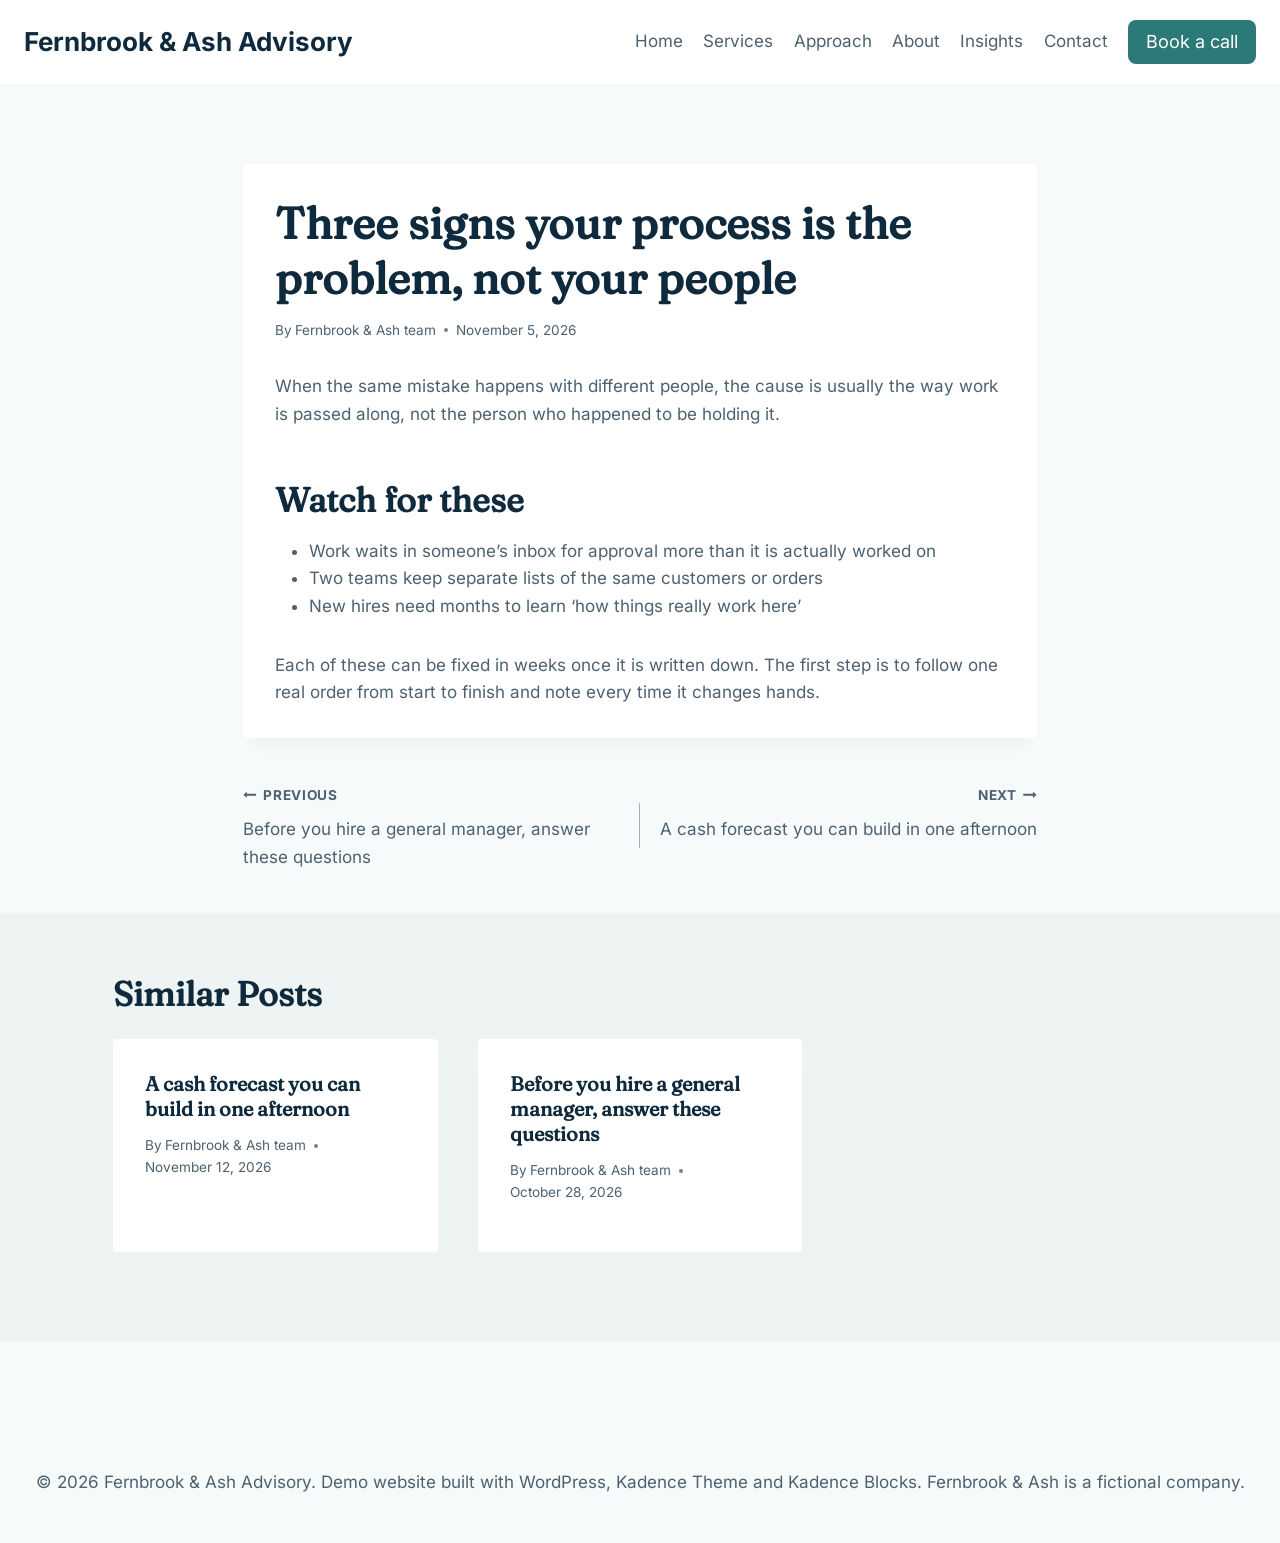
<file: three-signs-your-process-is-the-problem/index.html>
<!doctype html>
<html lang="en-US" class="no-js" itemtype="https://schema.org/Blog" itemscope>
<head>
	<meta charset="UTF-8">
	<meta name="viewport" content="width=device-width, initial-scale=1, minimum-scale=1">
	<title>Three signs your process is the problem, not your people &#8211; Fernbrook &amp; Ash Advisory</title>
<meta name='robots' content='max-image-preview:large' />
			<script>document.documentElement.classList.remove( 'no-js' );</script>
			<style id="wp-img-auto-sizes-contain-inline-css">
img:is([sizes=auto i],[sizes^="auto," i]){contain-intrinsic-size:3000px 1500px}
/*# sourceURL=wp-img-auto-sizes-contain-inline-css */
</style>
<style id="wp-block-library-inline-css">
:root{--wp-block-synced-color:#7a00df;--wp-block-synced-color--rgb:122,0,223;--wp-bound-block-color:var(--wp-block-synced-color);--wp-editor-canvas-background:#ddd;--wp-admin-theme-color:#007cba;--wp-admin-theme-color--rgb:0,124,186;--wp-admin-theme-color-darker-10:#006ba1;--wp-admin-theme-color-darker-10--rgb:0,107,160.5;--wp-admin-theme-color-darker-20:#005a87;--wp-admin-theme-color-darker-20--rgb:0,90,135;--wp-admin-border-width-focus:2px}@media (min-resolution:192dpi){:root{--wp-admin-border-width-focus:1.5px}}.wp-element-button{cursor:pointer}:root .has-very-light-gray-background-color{background-color:#eee}:root .has-very-dark-gray-background-color{background-color:#313131}:root .has-very-light-gray-color{color:#eee}:root .has-very-dark-gray-color{color:#313131}:root .has-vivid-green-cyan-to-vivid-cyan-blue-gradient-background{background:linear-gradient(135deg,#00d084,#0693e3)}:root .has-purple-crush-gradient-background{background:linear-gradient(135deg,#34e2e4,#4721fb 50%,#ab1dfe)}:root .has-hazy-dawn-gradient-background{background:linear-gradient(135deg,#faaca8,#dad0ec)}:root .has-subdued-olive-gradient-background{background:linear-gradient(135deg,#fafae1,#67a671)}:root .has-atomic-cream-gradient-background{background:linear-gradient(135deg,#fdd79a,#004a59)}:root .has-nightshade-gradient-background{background:linear-gradient(135deg,#330968,#31cdcf)}:root .has-midnight-gradient-background{background:linear-gradient(135deg,#020381,#2874fc)}:root{--wp--preset--font-size--normal:16px;--wp--preset--font-size--huge:42px}.has-regular-font-size{font-size:1em}.has-larger-font-size{font-size:2.625em}.has-normal-font-size{font-size:var(--wp--preset--font-size--normal)}.has-huge-font-size{font-size:var(--wp--preset--font-size--huge)}:root .has-text-align-center{text-align:center}:root .has-text-align-left{text-align:left}:root .has-text-align-right{text-align:right}.has-fit-text{white-space:nowrap!important}#end-resizable-editor-section{display:none}.aligncenter{clear:both}.items-justified-left{justify-content:flex-start}.items-justified-center{justify-content:center}.items-justified-right{justify-content:flex-end}.items-justified-space-between{justify-content:space-between}.screen-reader-text{word-wrap:normal!important;border:0;clip-path:inset(50%);height:1px;margin:-1px;overflow:hidden;padding:0;position:absolute;width:1px;word-break:normal!important}.screen-reader-text:focus{background-color:#ddd;clip-path:none;color:#444;display:block;font-size:1em;height:auto;left:5px;line-height:normal;padding:15px 23px 14px;text-decoration:none;top:5px;width:auto;z-index:100000}html :where(.has-border-color){border-style:solid}html :where([style^=border-color],[style*=";border-color"],[style*="; border-color"]){border-style:solid}html :where([style^=border-top-color],[style*=";border-top-color"],[style*="; border-top-color"]){border-top-style:solid}html :where([style^=border-right-color],[style*=";border-right-color"],[style*="; border-right-color"]){border-right-style:solid}html :where([style^=border-bottom-color],[style*=";border-bottom-color"],[style*="; border-bottom-color"]){border-bottom-style:solid}html :where([style^=border-left-color],[style*=";border-left-color"],[style*="; border-left-color"]){border-left-style:solid}html :where([style^=border-width],[style*=";border-width"],[style*="; border-width"]){border-style:solid}html :where([style^=border-top-width],[style*=";border-top-width"],[style*="; border-top-width"]){border-top-style:solid}html :where([style^=border-right-width],[style*=";border-right-width"],[style*="; border-right-width"]){border-right-style:solid}html :where([style^=border-bottom-width],[style*=";border-bottom-width"],[style*="; border-bottom-width"]){border-bottom-style:solid}html :where([style^=border-left-width],[style*=";border-left-width"],[style*="; border-left-width"]){border-left-style:solid}html :where(img[class*=wp-image-]){height:auto;max-width:100%}:where(figure){margin:0 0 1em}html :where(.is-position-sticky){--wp-admin--admin-bar--position-offset:var(--wp-admin--admin-bar--height,0px)}@media screen and (max-width:600px){html :where(.is-position-sticky){--wp-admin--admin-bar--position-offset:0px}}

/*# sourceURL=/wp-includes/css/dist/block-library/common.min.css */
</style>
<style id="wp-block-heading-inline-css">
h1:where(.wp-block-heading).has-background,h2:where(.wp-block-heading).has-background,h3:where(.wp-block-heading).has-background,h4:where(.wp-block-heading).has-background,h5:where(.wp-block-heading).has-background,h6:where(.wp-block-heading).has-background{padding:1.25em 2.375em}h1.has-text-align-left[style*=writing-mode]:where([style*=vertical-lr]),h1.has-text-align-right[style*=writing-mode]:where([style*=vertical-rl]),h2.has-text-align-left[style*=writing-mode]:where([style*=vertical-lr]),h2.has-text-align-right[style*=writing-mode]:where([style*=vertical-rl]),h3.has-text-align-left[style*=writing-mode]:where([style*=vertical-lr]),h3.has-text-align-right[style*=writing-mode]:where([style*=vertical-rl]),h4.has-text-align-left[style*=writing-mode]:where([style*=vertical-lr]),h4.has-text-align-right[style*=writing-mode]:where([style*=vertical-rl]),h5.has-text-align-left[style*=writing-mode]:where([style*=vertical-lr]),h5.has-text-align-right[style*=writing-mode]:where([style*=vertical-rl]),h6.has-text-align-left[style*=writing-mode]:where([style*=vertical-lr]),h6.has-text-align-right[style*=writing-mode]:where([style*=vertical-rl]){rotate:180deg}
/*# sourceURL=/wp-includes/blocks/heading/style.min.css */
</style>
<style id="wp-block-list-inline-css">
ol,ul{box-sizing:border-box}:root :where(.wp-block-list.has-background){padding:1.25em 2.375em}
/*# sourceURL=/wp-includes/blocks/list/style.min.css */
</style>
<style id="wp-block-paragraph-inline-css">
.is-small-text{font-size:.875em}.is-regular-text{font-size:1em}.is-large-text{font-size:2.25em}.is-larger-text{font-size:3em}.has-drop-cap:not(:focus):first-letter{float:left;font-size:8.4em;font-style:normal;font-weight:100;line-height:.68;margin:.05em .1em 0 0;text-transform:uppercase}body.rtl .has-drop-cap:not(:focus):first-letter{float:none;margin-left:.1em}p.has-drop-cap.has-background{overflow:hidden}:root :where(p.has-background){padding:1.25em 2.375em}:where(p.has-text-color:not(.has-link-color)) a{color:inherit}p.has-text-align-left[style*="writing-mode:vertical-lr"],p.has-text-align-right[style*="writing-mode:vertical-rl"]{rotate:180deg}
/*# sourceURL=/wp-includes/blocks/paragraph/style.min.css */
</style>

<style id="classic-theme-styles-inline-css">
/*! This file is auto-generated */
.wp-block-button__link{color:#fff;background-color:#32373c;border-radius:9999px;box-shadow:none;text-decoration:none;padding:calc(.667em + 2px) calc(1.333em + 2px);font-size:1.125em}.wp-block-file__button{background:#32373c;color:#fff;text-decoration:none}
/*# sourceURL=/wp-includes/css/classic-themes.min.css */
</style>

<style id="global-styles-inline-css">
:root{--wp--preset--aspect-ratio--square: 1;--wp--preset--aspect-ratio--4-3: 4/3;--wp--preset--aspect-ratio--3-4: 3/4;--wp--preset--aspect-ratio--3-2: 3/2;--wp--preset--aspect-ratio--2-3: 2/3;--wp--preset--aspect-ratio--16-9: 16/9;--wp--preset--aspect-ratio--9-16: 9/16;--wp--preset--color--black: #000000;--wp--preset--color--cyan-bluish-gray: #abb8c3;--wp--preset--color--white: #ffffff;--wp--preset--color--pale-pink: #f78da7;--wp--preset--color--vivid-red: #cf2e2e;--wp--preset--color--luminous-vivid-orange: #ff6900;--wp--preset--color--luminous-vivid-amber: #fcb900;--wp--preset--color--light-green-cyan: #7bdcb5;--wp--preset--color--vivid-green-cyan: #00d084;--wp--preset--color--pale-cyan-blue: #8ed1fc;--wp--preset--color--vivid-cyan-blue: #0693e3;--wp--preset--color--vivid-purple: #9b51e0;--wp--preset--color--theme-palette-1: var(--global-palette1);--wp--preset--color--theme-palette-2: var(--global-palette2);--wp--preset--color--theme-palette-3: var(--global-palette3);--wp--preset--color--theme-palette-4: var(--global-palette4);--wp--preset--color--theme-palette-5: var(--global-palette5);--wp--preset--color--theme-palette-6: var(--global-palette6);--wp--preset--color--theme-palette-7: var(--global-palette7);--wp--preset--color--theme-palette-8: var(--global-palette8);--wp--preset--color--theme-palette-9: var(--global-palette9);--wp--preset--color--theme-palette-10: var(--global-palette10);--wp--preset--color--theme-palette-11: var(--global-palette11);--wp--preset--color--theme-palette-12: var(--global-palette12);--wp--preset--color--theme-palette-13: var(--global-palette13);--wp--preset--color--theme-palette-14: var(--global-palette14);--wp--preset--color--theme-palette-15: var(--global-palette15);--wp--preset--color--palette-1: #2b7a78;--wp--preset--color--palette-2: #1d5f5d;--wp--preset--color--palette-3: #0f2a3d;--wp--preset--color--palette-4: #22384a;--wp--preset--color--palette-5: #4d6170;--wp--preset--color--palette-6: #5f717d;--wp--preset--color--palette-7: #eef3f4;--wp--preset--color--palette-8: #f7fafa;--wp--preset--color--palette-9: #ffffff;--wp--preset--color--palette-10: #a1676d;--wp--preset--color--palette-11: #13612e;--wp--preset--color--palette-12: #1159af;--wp--preset--color--palette-13: #b82105;--wp--preset--color--palette-14: #f7630c;--wp--preset--color--palette-15: #f5a524;--wp--preset--gradient--vivid-cyan-blue-to-vivid-purple: linear-gradient(135deg,rgb(6,147,227) 0%,rgb(155,81,224) 100%);--wp--preset--gradient--light-green-cyan-to-vivid-green-cyan: linear-gradient(135deg,rgb(122,220,180) 0%,rgb(0,208,130) 100%);--wp--preset--gradient--luminous-vivid-amber-to-luminous-vivid-orange: linear-gradient(135deg,rgb(252,185,0) 0%,rgb(255,105,0) 100%);--wp--preset--gradient--luminous-vivid-orange-to-vivid-red: linear-gradient(135deg,rgb(255,105,0) 0%,rgb(207,46,46) 100%);--wp--preset--gradient--very-light-gray-to-cyan-bluish-gray: linear-gradient(135deg,rgb(238,238,238) 0%,rgb(169,184,195) 100%);--wp--preset--gradient--cool-to-warm-spectrum: linear-gradient(135deg,rgb(74,234,220) 0%,rgb(151,120,209) 20%,rgb(207,42,186) 40%,rgb(238,44,130) 60%,rgb(251,105,98) 80%,rgb(254,248,76) 100%);--wp--preset--gradient--blush-light-purple: linear-gradient(135deg,rgb(255,206,236) 0%,rgb(152,150,240) 100%);--wp--preset--gradient--blush-bordeaux: linear-gradient(135deg,rgb(254,205,165) 0%,rgb(254,45,45) 50%,rgb(107,0,62) 100%);--wp--preset--gradient--luminous-dusk: linear-gradient(135deg,rgb(255,203,112) 0%,rgb(199,81,192) 50%,rgb(65,88,208) 100%);--wp--preset--gradient--pale-ocean: linear-gradient(135deg,rgb(255,245,203) 0%,rgb(182,227,212) 50%,rgb(51,167,181) 100%);--wp--preset--gradient--electric-grass: linear-gradient(135deg,rgb(202,248,128) 0%,rgb(113,206,126) 100%);--wp--preset--gradient--midnight: linear-gradient(135deg,rgb(2,3,129) 0%,rgb(40,116,252) 100%);--wp--preset--font-size--small: var(--global-font-size-small);--wp--preset--font-size--medium: var(--global-font-size-medium);--wp--preset--font-size--large: var(--global-font-size-large);--wp--preset--font-size--x-large: 42px;--wp--preset--font-size--larger: var(--global-font-size-larger);--wp--preset--font-size--xxlarge: var(--global-font-size-xxlarge);--wp--preset--spacing--20: 0.44rem;--wp--preset--spacing--30: 0.67rem;--wp--preset--spacing--40: 1rem;--wp--preset--spacing--50: 1.5rem;--wp--preset--spacing--60: 2.25rem;--wp--preset--spacing--70: 3.38rem;--wp--preset--spacing--80: 5.06rem;--wp--preset--shadow--natural: 6px 6px 9px rgba(0, 0, 0, 0.2);--wp--preset--shadow--deep: 12px 12px 50px rgba(0, 0, 0, 0.4);--wp--preset--shadow--sharp: 6px 6px 0px rgba(0, 0, 0, 0.2);--wp--preset--shadow--outlined: 6px 6px 0px -3px rgb(255, 255, 255), 6px 6px rgb(0, 0, 0);--wp--preset--shadow--crisp: 6px 6px 0px rgb(0, 0, 0);}.wp-block-button{--wp--preset--dimension--25: 25%;--wp--preset--dimension--50: 50%;--wp--preset--dimension--75: 75%;--wp--preset--dimension--100: 100%;}:root { --wp--style--global--content-size: var(--global-calc-content-width);--wp--style--global--wide-size: var(--global-calc-wide-content-width); }:where(body) { margin: 0; }:where(.is-layout-flex){gap: 0.5em;}:where(.is-layout-grid){gap: 0.5em;}body .is-layout-flex{display: flex;}.is-layout-flex{flex-wrap: wrap;align-items: center;}.is-layout-flex > :is(*, div){margin: 0;}body .is-layout-grid{display: grid;}.is-layout-grid > :is(*, div){margin: 0;}body{padding-top: 0px;padding-right: 0px;padding-bottom: 0px;padding-left: 0px;}:root :where(.wp-element-button, .wp-block-button__link){font-style: inherit;font-weight: inherit;letter-spacing: inherit;text-transform: inherit;}.has-black-color{color: var(--wp--preset--color--black) !important;}.has-cyan-bluish-gray-color{color: var(--wp--preset--color--cyan-bluish-gray) !important;}.has-white-color{color: var(--wp--preset--color--white) !important;}.has-pale-pink-color{color: var(--wp--preset--color--pale-pink) !important;}.has-vivid-red-color{color: var(--wp--preset--color--vivid-red) !important;}.has-luminous-vivid-orange-color{color: var(--wp--preset--color--luminous-vivid-orange) !important;}.has-luminous-vivid-amber-color{color: var(--wp--preset--color--luminous-vivid-amber) !important;}.has-light-green-cyan-color{color: var(--wp--preset--color--light-green-cyan) !important;}.has-vivid-green-cyan-color{color: var(--wp--preset--color--vivid-green-cyan) !important;}.has-pale-cyan-blue-color{color: var(--wp--preset--color--pale-cyan-blue) !important;}.has-vivid-cyan-blue-color{color: var(--wp--preset--color--vivid-cyan-blue) !important;}.has-vivid-purple-color{color: var(--wp--preset--color--vivid-purple) !important;}.has-theme-palette-1-color{color: var(--wp--preset--color--theme-palette-1) !important;}.has-theme-palette-2-color{color: var(--wp--preset--color--theme-palette-2) !important;}.has-theme-palette-3-color{color: var(--wp--preset--color--theme-palette-3) !important;}.has-theme-palette-4-color{color: var(--wp--preset--color--theme-palette-4) !important;}.has-theme-palette-5-color{color: var(--wp--preset--color--theme-palette-5) !important;}.has-theme-palette-6-color{color: var(--wp--preset--color--theme-palette-6) !important;}.has-theme-palette-7-color{color: var(--wp--preset--color--theme-palette-7) !important;}.has-theme-palette-8-color{color: var(--wp--preset--color--theme-palette-8) !important;}.has-theme-palette-9-color{color: var(--wp--preset--color--theme-palette-9) !important;}.has-theme-palette-10-color{color: var(--wp--preset--color--theme-palette-10) !important;}.has-theme-palette-11-color{color: var(--wp--preset--color--theme-palette-11) !important;}.has-theme-palette-12-color{color: var(--wp--preset--color--theme-palette-12) !important;}.has-theme-palette-13-color{color: var(--wp--preset--color--theme-palette-13) !important;}.has-theme-palette-14-color{color: var(--wp--preset--color--theme-palette-14) !important;}.has-theme-palette-15-color{color: var(--wp--preset--color--theme-palette-15) !important;}.has-palette-1-color{color: var(--wp--preset--color--palette-1) !important;}.has-palette-2-color{color: var(--wp--preset--color--palette-2) !important;}.has-palette-3-color{color: var(--wp--preset--color--palette-3) !important;}.has-palette-4-color{color: var(--wp--preset--color--palette-4) !important;}.has-palette-5-color{color: var(--wp--preset--color--palette-5) !important;}.has-palette-6-color{color: var(--wp--preset--color--palette-6) !important;}.has-palette-7-color{color: var(--wp--preset--color--palette-7) !important;}.has-palette-8-color{color: var(--wp--preset--color--palette-8) !important;}.has-palette-9-color{color: var(--wp--preset--color--palette-9) !important;}.has-palette-10-color{color: var(--wp--preset--color--palette-10) !important;}.has-palette-11-color{color: var(--wp--preset--color--palette-11) !important;}.has-palette-12-color{color: var(--wp--preset--color--palette-12) !important;}.has-palette-13-color{color: var(--wp--preset--color--palette-13) !important;}.has-palette-14-color{color: var(--wp--preset--color--palette-14) !important;}.has-palette-15-color{color: var(--wp--preset--color--palette-15) !important;}.has-black-background-color{background-color: var(--wp--preset--color--black) !important;}.has-cyan-bluish-gray-background-color{background-color: var(--wp--preset--color--cyan-bluish-gray) !important;}.has-white-background-color{background-color: var(--wp--preset--color--white) !important;}.has-pale-pink-background-color{background-color: var(--wp--preset--color--pale-pink) !important;}.has-vivid-red-background-color{background-color: var(--wp--preset--color--vivid-red) !important;}.has-luminous-vivid-orange-background-color{background-color: var(--wp--preset--color--luminous-vivid-orange) !important;}.has-luminous-vivid-amber-background-color{background-color: var(--wp--preset--color--luminous-vivid-amber) !important;}.has-light-green-cyan-background-color{background-color: var(--wp--preset--color--light-green-cyan) !important;}.has-vivid-green-cyan-background-color{background-color: var(--wp--preset--color--vivid-green-cyan) !important;}.has-pale-cyan-blue-background-color{background-color: var(--wp--preset--color--pale-cyan-blue) !important;}.has-vivid-cyan-blue-background-color{background-color: var(--wp--preset--color--vivid-cyan-blue) !important;}.has-vivid-purple-background-color{background-color: var(--wp--preset--color--vivid-purple) !important;}.has-theme-palette-1-background-color{background-color: var(--wp--preset--color--theme-palette-1) !important;}.has-theme-palette-2-background-color{background-color: var(--wp--preset--color--theme-palette-2) !important;}.has-theme-palette-3-background-color{background-color: var(--wp--preset--color--theme-palette-3) !important;}.has-theme-palette-4-background-color{background-color: var(--wp--preset--color--theme-palette-4) !important;}.has-theme-palette-5-background-color{background-color: var(--wp--preset--color--theme-palette-5) !important;}.has-theme-palette-6-background-color{background-color: var(--wp--preset--color--theme-palette-6) !important;}.has-theme-palette-7-background-color{background-color: var(--wp--preset--color--theme-palette-7) !important;}.has-theme-palette-8-background-color{background-color: var(--wp--preset--color--theme-palette-8) !important;}.has-theme-palette-9-background-color{background-color: var(--wp--preset--color--theme-palette-9) !important;}.has-theme-palette-10-background-color{background-color: var(--wp--preset--color--theme-palette-10) !important;}.has-theme-palette-11-background-color{background-color: var(--wp--preset--color--theme-palette-11) !important;}.has-theme-palette-12-background-color{background-color: var(--wp--preset--color--theme-palette-12) !important;}.has-theme-palette-13-background-color{background-color: var(--wp--preset--color--theme-palette-13) !important;}.has-theme-palette-14-background-color{background-color: var(--wp--preset--color--theme-palette-14) !important;}.has-theme-palette-15-background-color{background-color: var(--wp--preset--color--theme-palette-15) !important;}.has-palette-1-background-color{background-color: var(--wp--preset--color--palette-1) !important;}.has-palette-2-background-color{background-color: var(--wp--preset--color--palette-2) !important;}.has-palette-3-background-color{background-color: var(--wp--preset--color--palette-3) !important;}.has-palette-4-background-color{background-color: var(--wp--preset--color--palette-4) !important;}.has-palette-5-background-color{background-color: var(--wp--preset--color--palette-5) !important;}.has-palette-6-background-color{background-color: var(--wp--preset--color--palette-6) !important;}.has-palette-7-background-color{background-color: var(--wp--preset--color--palette-7) !important;}.has-palette-8-background-color{background-color: var(--wp--preset--color--palette-8) !important;}.has-palette-9-background-color{background-color: var(--wp--preset--color--palette-9) !important;}.has-palette-10-background-color{background-color: var(--wp--preset--color--palette-10) !important;}.has-palette-11-background-color{background-color: var(--wp--preset--color--palette-11) !important;}.has-palette-12-background-color{background-color: var(--wp--preset--color--palette-12) !important;}.has-palette-13-background-color{background-color: var(--wp--preset--color--palette-13) !important;}.has-palette-14-background-color{background-color: var(--wp--preset--color--palette-14) !important;}.has-palette-15-background-color{background-color: var(--wp--preset--color--palette-15) !important;}.has-black-border-color{border-color: var(--wp--preset--color--black) !important;}.has-cyan-bluish-gray-border-color{border-color: var(--wp--preset--color--cyan-bluish-gray) !important;}.has-white-border-color{border-color: var(--wp--preset--color--white) !important;}.has-pale-pink-border-color{border-color: var(--wp--preset--color--pale-pink) !important;}.has-vivid-red-border-color{border-color: var(--wp--preset--color--vivid-red) !important;}.has-luminous-vivid-orange-border-color{border-color: var(--wp--preset--color--luminous-vivid-orange) !important;}.has-luminous-vivid-amber-border-color{border-color: var(--wp--preset--color--luminous-vivid-amber) !important;}.has-light-green-cyan-border-color{border-color: var(--wp--preset--color--light-green-cyan) !important;}.has-vivid-green-cyan-border-color{border-color: var(--wp--preset--color--vivid-green-cyan) !important;}.has-pale-cyan-blue-border-color{border-color: var(--wp--preset--color--pale-cyan-blue) !important;}.has-vivid-cyan-blue-border-color{border-color: var(--wp--preset--color--vivid-cyan-blue) !important;}.has-vivid-purple-border-color{border-color: var(--wp--preset--color--vivid-purple) !important;}.has-theme-palette-1-border-color{border-color: var(--wp--preset--color--theme-palette-1) !important;}.has-theme-palette-2-border-color{border-color: var(--wp--preset--color--theme-palette-2) !important;}.has-theme-palette-3-border-color{border-color: var(--wp--preset--color--theme-palette-3) !important;}.has-theme-palette-4-border-color{border-color: var(--wp--preset--color--theme-palette-4) !important;}.has-theme-palette-5-border-color{border-color: var(--wp--preset--color--theme-palette-5) !important;}.has-theme-palette-6-border-color{border-color: var(--wp--preset--color--theme-palette-6) !important;}.has-theme-palette-7-border-color{border-color: var(--wp--preset--color--theme-palette-7) !important;}.has-theme-palette-8-border-color{border-color: var(--wp--preset--color--theme-palette-8) !important;}.has-theme-palette-9-border-color{border-color: var(--wp--preset--color--theme-palette-9) !important;}.has-theme-palette-10-border-color{border-color: var(--wp--preset--color--theme-palette-10) !important;}.has-theme-palette-11-border-color{border-color: var(--wp--preset--color--theme-palette-11) !important;}.has-theme-palette-12-border-color{border-color: var(--wp--preset--color--theme-palette-12) !important;}.has-theme-palette-13-border-color{border-color: var(--wp--preset--color--theme-palette-13) !important;}.has-theme-palette-14-border-color{border-color: var(--wp--preset--color--theme-palette-14) !important;}.has-theme-palette-15-border-color{border-color: var(--wp--preset--color--theme-palette-15) !important;}.has-palette-1-border-color{border-color: var(--wp--preset--color--palette-1) !important;}.has-palette-2-border-color{border-color: var(--wp--preset--color--palette-2) !important;}.has-palette-3-border-color{border-color: var(--wp--preset--color--palette-3) !important;}.has-palette-4-border-color{border-color: var(--wp--preset--color--palette-4) !important;}.has-palette-5-border-color{border-color: var(--wp--preset--color--palette-5) !important;}.has-palette-6-border-color{border-color: var(--wp--preset--color--palette-6) !important;}.has-palette-7-border-color{border-color: var(--wp--preset--color--palette-7) !important;}.has-palette-8-border-color{border-color: var(--wp--preset--color--palette-8) !important;}.has-palette-9-border-color{border-color: var(--wp--preset--color--palette-9) !important;}.has-palette-10-border-color{border-color: var(--wp--preset--color--palette-10) !important;}.has-palette-11-border-color{border-color: var(--wp--preset--color--palette-11) !important;}.has-palette-12-border-color{border-color: var(--wp--preset--color--palette-12) !important;}.has-palette-13-border-color{border-color: var(--wp--preset--color--palette-13) !important;}.has-palette-14-border-color{border-color: var(--wp--preset--color--palette-14) !important;}.has-palette-15-border-color{border-color: var(--wp--preset--color--palette-15) !important;}.has-vivid-cyan-blue-to-vivid-purple-gradient-background{background: var(--wp--preset--gradient--vivid-cyan-blue-to-vivid-purple) !important;}.has-light-green-cyan-to-vivid-green-cyan-gradient-background{background: var(--wp--preset--gradient--light-green-cyan-to-vivid-green-cyan) !important;}.has-luminous-vivid-amber-to-luminous-vivid-orange-gradient-background{background: var(--wp--preset--gradient--luminous-vivid-amber-to-luminous-vivid-orange) !important;}.has-luminous-vivid-orange-to-vivid-red-gradient-background{background: var(--wp--preset--gradient--luminous-vivid-orange-to-vivid-red) !important;}.has-very-light-gray-to-cyan-bluish-gray-gradient-background{background: var(--wp--preset--gradient--very-light-gray-to-cyan-bluish-gray) !important;}.has-cool-to-warm-spectrum-gradient-background{background: var(--wp--preset--gradient--cool-to-warm-spectrum) !important;}.has-blush-light-purple-gradient-background{background: var(--wp--preset--gradient--blush-light-purple) !important;}.has-blush-bordeaux-gradient-background{background: var(--wp--preset--gradient--blush-bordeaux) !important;}.has-luminous-dusk-gradient-background{background: var(--wp--preset--gradient--luminous-dusk) !important;}.has-pale-ocean-gradient-background{background: var(--wp--preset--gradient--pale-ocean) !important;}.has-electric-grass-gradient-background{background: var(--wp--preset--gradient--electric-grass) !important;}.has-midnight-gradient-background{background: var(--wp--preset--gradient--midnight) !important;}.has-small-font-size{font-size: var(--wp--preset--font-size--small) !important;}.has-medium-font-size{font-size: var(--wp--preset--font-size--medium) !important;}.has-large-font-size{font-size: var(--wp--preset--font-size--large) !important;}.has-x-large-font-size{font-size: var(--wp--preset--font-size--x-large) !important;}.has-larger-font-size{font-size: var(--wp--preset--font-size--larger) !important;}.has-xxlarge-font-size{font-size: var(--wp--preset--font-size--xxlarge) !important;}
/*# sourceURL=global-styles-inline-css */
</style>

<link rel='stylesheet' id='kadence-global-css' href='../wp-content/themes/kadence/assets/css/global.min.css' media='all' />
<style id="kadence-global-inline-css">
/* Kadence Base CSS */
:root{--global-palette1:#2b7a78;--global-palette2:#1d5f5d;--global-palette3:#0f2a3d;--global-palette4:#22384a;--global-palette5:#4d6170;--global-palette6:#5f717d;--global-palette7:#eef3f4;--global-palette8:#f7fafa;--global-palette9:#ffffff;--global-palette10:oklch(from var(--global-palette1) calc(l + 0.10 * (1 - l)) calc(c * 1.00) calc(h + 180) / 100%);--global-palette11:#13612e;--global-palette12:#1159af;--global-palette13:#b82105;--global-palette14:#f7630c;--global-palette15:#f5a524;--global-palette9rgb:255, 255, 255;--global-palette-highlight:var(--global-palette1);--global-palette-highlight-alt:var(--global-palette2);--global-palette-highlight-alt2:var(--global-palette9);--global-palette-btn-bg:var(--global-palette1);--global-palette-btn-bg-hover:var(--global-palette2);--global-palette-btn:var(--global-palette9);--global-palette-btn-hover:var(--global-palette9);--global-palette-btn-sec-bg:var(--global-palette7);--global-palette-btn-sec-bg-hover:var(--global-palette2);--global-palette-btn-sec:var(--global-palette3);--global-palette-btn-sec-hover:var(--global-palette9);--global-body-font-family:Inter, var(--global-fallback-font);--global-heading-font-family:Fraunces, var(--global-fallback-font);--global-primary-nav-font-family:inherit;--global-fallback-font:sans-serif;--global-display-fallback-font:sans-serif;--global-content-width:1290px;--global-content-wide-width:calc(1290px + 230px);--global-content-narrow-width:842px;--global-content-edge-padding:1.5rem;--global-content-boxed-padding:2rem;--global-calc-content-width:calc(1290px - var(--global-content-edge-padding) - var(--global-content-edge-padding) );--wp--style--global--content-size:var(--global-calc-content-width);}.wp-site-blocks{--global-vw:calc( 100vw - ( 0.5 * var(--scrollbar-offset)));}body{background:var(--global-palette8);}body, input, select, optgroup, textarea{font-weight:400;font-size:17px;line-height:1.6;font-family:var(--global-body-font-family);color:var(--global-palette5);}.content-bg, body.content-style-unboxed .site{background:var(--global-palette9);}h1,h2,h3,h4,h5,h6{font-family:var(--global-heading-font-family);}h1{font-weight:600;font-size:44px;line-height:1.25;color:var(--global-palette3);}h2{font-weight:600;font-size:34px;line-height:1.25;color:var(--global-palette3);}h3{font-weight:600;font-size:24px;line-height:1.25;color:var(--global-palette3);}h4{font-weight:600;font-size:20px;line-height:1.25;color:var(--global-palette3);}h5{font-weight:700;font-size:20px;line-height:1.5;color:var(--global-palette4);}h6{font-weight:700;font-size:18px;line-height:1.5;color:var(--global-palette5);}.entry-hero .kadence-breadcrumbs{max-width:1290px;}.site-container, .site-header-row-layout-contained, .site-footer-row-layout-contained, .entry-hero-layout-contained, .comments-area, .alignfull > .wp-block-cover__inner-container, .alignwide > .wp-block-cover__inner-container{max-width:var(--global-content-width);}.content-width-narrow .content-container.site-container, .content-width-narrow .hero-container.site-container{max-width:var(--global-content-narrow-width);}@media all and (min-width: 1520px){.wp-site-blocks .content-container  .alignwide{margin-left:-115px;margin-right:-115px;width:unset;max-width:unset;}}@media all and (min-width: 1102px){.content-width-narrow .wp-site-blocks .content-container .alignwide{margin-left:-130px;margin-right:-130px;width:unset;max-width:unset;}}.content-style-boxed .wp-site-blocks .entry-content .alignwide{margin-left:calc( -1 * var( --global-content-boxed-padding ) );margin-right:calc( -1 * var( --global-content-boxed-padding ) );}.content-area{margin-top:5rem;margin-bottom:5rem;}@media all and (max-width: 1024px){.content-area{margin-top:3rem;margin-bottom:3rem;}}@media all and (max-width: 767px){.content-area{margin-top:2rem;margin-bottom:2rem;}}@media all and (max-width: 1024px){:root{--global-content-boxed-padding:2rem;}}@media all and (max-width: 767px){:root{--global-content-boxed-padding:1.5rem;}}.entry-content-wrap{padding:2rem;}@media all and (max-width: 1024px){.entry-content-wrap{padding:2rem;}}@media all and (max-width: 767px){.entry-content-wrap{padding:1.5rem;}}.entry.single-entry{box-shadow:0px 15px 15px -10px rgba(0,0,0,0.05);}.entry.loop-entry{box-shadow:0px 15px 15px -10px rgba(0,0,0,0.05);}.loop-entry .entry-content-wrap{padding:2rem;}@media all and (max-width: 1024px){.loop-entry .entry-content-wrap{padding:2rem;}}@media all and (max-width: 767px){.loop-entry .entry-content-wrap{padding:1.5rem;}}button, .button, .wp-block-button__link, input[type="button"], input[type="reset"], input[type="submit"], .fl-button, .elementor-button-wrapper .elementor-button, .wc-block-components-checkout-place-order-button, .wc-block-cart__submit{border-radius:8px;box-shadow:0px 0px 0px -7px rgba(0,0,0,0);}button:hover, button:focus, button:active, .button:hover, .button:focus, .button:active, .wp-block-button__link:hover, .wp-block-button__link:focus, .wp-block-button__link:active, input[type="button"]:hover, input[type="button"]:focus, input[type="button"]:active, input[type="reset"]:hover, input[type="reset"]:focus, input[type="reset"]:active, input[type="submit"]:hover, input[type="submit"]:focus, input[type="submit"]:active, .elementor-button-wrapper .elementor-button:hover, .elementor-button-wrapper .elementor-button:focus, .elementor-button-wrapper .elementor-button:active, .wc-block-cart__submit:hover{box-shadow:0px 15px 25px -7px rgba(0,0,0,0.1);}.kb-button.kb-btn-global-outline.kb-btn-global-inherit{padding-top:calc(px - 2px);padding-right:calc(px - 2px);padding-bottom:calc(px - 2px);padding-left:calc(px - 2px);}@media all and (min-width: 1025px){.transparent-header .entry-hero .entry-hero-container-inner{padding-top:84px;}}@media all and (max-width: 1024px){.mobile-transparent-header .entry-hero .entry-hero-container-inner{padding-top:84px;}}@media all and (max-width: 767px){.mobile-transparent-header .entry-hero .entry-hero-container-inner{padding-top:84px;}}.entry-hero.post-hero-section .entry-header{min-height:200px;}
/* Kadence Header CSS */
@media all and (max-width: 1024px){.mobile-transparent-header #masthead{position:absolute;left:0px;right:0px;z-index:100;}.kadence-scrollbar-fixer.mobile-transparent-header #masthead{right:var(--scrollbar-offset,0);}.mobile-transparent-header #masthead, .mobile-transparent-header .site-top-header-wrap .site-header-row-container-inner, .mobile-transparent-header .site-main-header-wrap .site-header-row-container-inner, .mobile-transparent-header .site-bottom-header-wrap .site-header-row-container-inner{background:transparent;}.site-header-row-tablet-layout-fullwidth, .site-header-row-tablet-layout-standard{padding:0px;}}@media all and (min-width: 1025px){.transparent-header #masthead{position:absolute;left:0px;right:0px;z-index:100;}.transparent-header.kadence-scrollbar-fixer #masthead{right:var(--scrollbar-offset,0);}.transparent-header #masthead, .transparent-header .site-top-header-wrap .site-header-row-container-inner, .transparent-header .site-main-header-wrap .site-header-row-container-inner, .transparent-header .site-bottom-header-wrap .site-header-row-container-inner{background:transparent;}}.site-branding{padding:0px 0px 0px 0px;}.site-branding .site-title{font-weight:700;font-size:26px;line-height:1.2;color:var(--global-palette3);}#masthead, #masthead .kadence-sticky-header.item-is-fixed:not(.item-at-start):not(.site-header-row-container):not(.site-main-header-wrap), #masthead .kadence-sticky-header.item-is-fixed:not(.item-at-start) > .site-header-row-container-inner{background:#ffffff;}.site-main-header-inner-wrap{min-height:84px;}.site-main-header-wrap.site-header-row-container.site-header-focus-item.site-header-row-layout-standard.kadence-sticky-header.item-is-fixed.item-is-stuck, .site-header-upper-inner-wrap.kadence-sticky-header.item-is-fixed.item-is-stuck, .site-header-inner-wrap.kadence-sticky-header.item-is-fixed.item-is-stuck, .site-top-header-wrap.site-header-row-container.site-header-focus-item.site-header-row-layout-standard.kadence-sticky-header.item-is-fixed.item-is-stuck, .site-bottom-header-wrap.site-header-row-container.site-header-focus-item.site-header-row-layout-standard.kadence-sticky-header.item-is-fixed.item-is-stuck{box-shadow:0px 0px 0px 0px rgba(0,0,0,0);}.header-navigation[class*="header-navigation-style-underline"] .header-menu-container.primary-menu-container>ul>li>a:after{width:calc( 100% - 1.2em);}.main-navigation .primary-menu-container > ul > li.menu-item > a{padding-left:calc(1.2em / 2);padding-right:calc(1.2em / 2);padding-top:0.6em;padding-bottom:0.6em;color:var(--global-palette5);}.main-navigation .primary-menu-container > ul > li.menu-item .dropdown-nav-special-toggle{right:calc(1.2em / 2);}.main-navigation .primary-menu-container > ul > li.menu-item > a:hover{color:var(--global-palette-highlight);}.main-navigation .primary-menu-container > ul > li.menu-item.current-menu-item > a{color:var(--global-palette3);}.header-navigation .header-menu-container ul ul.sub-menu, .header-navigation .header-menu-container ul ul.submenu{background:var(--global-palette3);box-shadow:0px 2px 13px 0px rgba(0,0,0,0.1);}.header-navigation .header-menu-container ul ul li.menu-item, .header-menu-container ul.menu > li.kadence-menu-mega-enabled > ul > li.menu-item > a{border-bottom:1px solid rgba(255,255,255,0.1);border-radius:0px 0px 0px 0px;}.header-navigation .header-menu-container ul ul li.menu-item > a{width:200px;padding-top:1em;padding-bottom:1em;color:var(--global-palette8);font-size:12px;}.header-navigation .header-menu-container ul ul li.menu-item > a:hover{color:var(--global-palette9);background:var(--global-palette4);border-radius:0px 0px 0px 0px;}.header-navigation .header-menu-container ul ul li.menu-item.current-menu-item > a{color:var(--global-palette9);background:var(--global-palette4);border-radius:0px 0px 0px 0px;}.mobile-toggle-open-container .menu-toggle-open, .mobile-toggle-open-container .menu-toggle-open:focus{color:var(--global-palette5);padding:0.4em 0.6em 0.4em 0.6em;font-size:14px;}.mobile-toggle-open-container .menu-toggle-open.menu-toggle-style-bordered{border:1px solid currentColor;}.mobile-toggle-open-container .menu-toggle-open .menu-toggle-icon{font-size:20px;}.mobile-toggle-open-container .menu-toggle-open:hover, .mobile-toggle-open-container .menu-toggle-open:focus-visible{color:var(--global-palette-highlight);}.mobile-navigation ul li{font-size:14px;}.mobile-navigation ul li a{padding-top:1em;padding-bottom:1em;}.mobile-navigation ul li > a, .mobile-navigation ul li.menu-item-has-children > .drawer-nav-drop-wrap{color:var(--global-palette8);}.mobile-navigation ul li.current-menu-item > a, .mobile-navigation ul li.current-menu-item.menu-item-has-children > .drawer-nav-drop-wrap{color:var(--global-palette-highlight);}.mobile-navigation ul li.menu-item-has-children .drawer-nav-drop-wrap, .mobile-navigation ul li:not(.menu-item-has-children) a{border-bottom:1px solid rgba(255,255,255,0.1);}.mobile-navigation:not(.drawer-navigation-parent-toggle-true) ul li.menu-item-has-children .drawer-nav-drop-wrap button{border-left:1px solid rgba(255,255,255,0.1);}#mobile-drawer .drawer-header .drawer-toggle{padding:0.6em 0.15em 0.6em 0.15em;font-size:24px;}#main-header .header-button{border-radius:8px 8px 8px 8px;box-shadow:0px 0px 0px -7px rgba(0,0,0,0);}#main-header .header-button:hover{box-shadow:0px 15px 25px -7px rgba(0,0,0,0.1);}
/* Kadence Footer CSS */
.site-bottom-footer-inner-wrap{padding-top:30px;padding-bottom:30px;grid-column-gap:30px;}.site-bottom-footer-inner-wrap .widget{margin-bottom:30px;}.site-bottom-footer-inner-wrap .site-footer-section:not(:last-child):after{right:calc(-30px / 2);}
/*# sourceURL=kadence-global-inline-css */
</style>
<link rel='stylesheet' id='kadence-header-css' href='../wp-content/themes/kadence/assets/css/header.min.css' media='all' />
<link rel='stylesheet' id='kadence-content-css' href='../wp-content/themes/kadence/assets/css/content.min.css' media='all' />
<link rel='stylesheet' id='kadence-related-posts-css' href='../wp-content/themes/kadence/assets/css/related-posts.min.css' media='all' />
<link rel='stylesheet' id='kad-splide-css' href='../wp-content/themes/kadence/assets/css/kadence-splide.min.css' media='all' />
<link rel='stylesheet' id='kadence-footer-css' href='../wp-content/themes/kadence/assets/css/footer.min.css' media='all' />
<style id="kadence-blocks-global-variables-inline-css">
:root {--global-kb-font-size-sm:clamp(0.8rem, 0.73rem + 0.217vw, 0.9rem);--global-kb-font-size-md:clamp(1.1rem, 0.995rem + 0.326vw, 1.25rem);--global-kb-font-size-lg:clamp(1.75rem, 1.576rem + 0.543vw, 2rem);--global-kb-font-size-xl:clamp(2.25rem, 1.728rem + 1.63vw, 3rem);--global-kb-font-size-xxl:clamp(2.5rem, 1.456rem + 3.26vw, 4rem);--global-kb-font-size-xxxl:clamp(2.75rem, 0.489rem + 7.065vw, 6rem);}
:root,:root:where(.kb-tokens){--kb-token--primitive--color--brand--primary:#2b7a78;--kb-token--primitive--color--brand--secondary:#1d5f5d;--kb-token--primitive--color--brand--accent:#ED8936;--kb-token--primitive--color--brand--button:#3633e1;--kb-token--primitive--color--brand--button-hover:#2f2ffc;--kb-token--primitive--color--neutral--0:#ffffff;--kb-token--primitive--color--neutral--50:#f7fafa;--kb-token--primitive--color--neutral--100:#eef3f4;--kb-token--primitive--color--neutral--200:#E2E8F0;--kb-token--primitive--color--neutral--300:#CBD5E0;--kb-token--primitive--color--neutral--500:#5f717d;--kb-token--primitive--color--neutral--600:#4d6170;--kb-token--primitive--color--neutral--700:#22384a;--kb-token--primitive--color--neutral--900:#0f2a3d;--kb-token--primitive--color--notice--success:#38A169;--kb-token--primitive--color--notice--warning:#DD6B20;--kb-token--primitive--color--notice--error:#E53E3E;--kb-token--primitive--color--notice--info:#3182CE;--kb-token--primitive--color--extended--complement:#a1676d;--kb-token--primitive--color--extended--success:#13612e;--kb-token--primitive--color--extended--info:#1159af;--kb-token--primitive--color--extended--alert:#b82105;--kb-token--primitive--color--extended--warning:#f7630c;--kb-token--primitive--color--extended--rating:#f5a524;--kb-token--primitive--color--transparent:transparent;--kb-token--primitive--dimension--spacing--xxs:0.5rem;--kb-token--primitive--dimension--spacing--xs:1rem;--kb-token--primitive--dimension--spacing--sm:1.5rem;--kb-token--primitive--dimension--spacing--md:2rem;--kb-token--primitive--dimension--spacing--lg:3rem;--kb-token--primitive--dimension--spacing--xl:4rem;--kb-token--primitive--dimension--spacing--xxl:5rem;--kb-token--primitive--dimension--spacing--3xl:6.5rem;--kb-token--primitive--dimension--spacing--4xl:8rem;--kb-token--primitive--dimension--spacing--5xl:10rem;--kb-token--primitive--dimension--gap--none:0rem;--kb-token--primitive--dimension--gap--xs:0.5rem;--kb-token--primitive--dimension--gap--sm:1rem;--kb-token--primitive--dimension--gap--md:2rem;--kb-token--primitive--dimension--gap--lg:4rem;--kb-token--primitive--dimension--font-size--sm:clamp(0.8rem, 0.73rem + 0.217vw, 0.9rem);--kb-token--primitive--dimension--font-size--md:clamp(1.1rem, 0.995rem + 0.326vw, 1.25rem);--kb-token--primitive--dimension--font-size--lg:clamp(1.75rem, 1.576rem + 0.543vw, 2rem);--kb-token--primitive--dimension--font-size--xl:clamp(2.25rem, 1.728rem + 1.63vw, 3rem);--kb-token--primitive--dimension--font-size--xxl:clamp(2.5rem, 1.456rem + 3.26vw, 4rem);--kb-token--primitive--dimension--font-size--xxxl:clamp(2.75rem, 0.489rem + 7.065vw, 6rem);--kb-token--primitive--dimension--radius--xs:0.125rem;--kb-token--primitive--dimension--radius--sm:0.25rem;--kb-token--primitive--dimension--radius--md:0.375rem;--kb-token--primitive--dimension--radius--lg:0.5rem;--kb-token--primitive--dimension--radius--xl:0.75rem;--kb-token--primitive--dimension--radius--2xl:1rem;--kb-token--primitive--dimension--radius--3xl:1.5rem;--kb-token--primitive--dimension--radius--full:9999px;--kb-token--primitive--dimension--border-width--sm:1px;--kb-token--primitive--dimension--border-width--md:2px;--kb-token--primitive--dimension--border-width--lg:4px;--kb-token--primitive--dimension--icon-size--sm:1rem;--kb-token--primitive--dimension--icon-size--md:1.5rem;--kb-token--primitive--dimension--icon-size--lg:2.25rem;--kb-token--primitive--fontSize--xs:0.64rem;--kb-token--primitive--fontSize--sm:0.8rem;--kb-token--primitive--fontSize--md:1rem;--kb-token--primitive--fontSize--lg:1.25rem;--kb-token--primitive--fontSize--xl:1.563rem;--kb-token--primitive--fontSize--2xl:1.953rem;--kb-token--primitive--fontSize--3xl:2.441rem;--kb-token--primitive--shadow--xs:0px 1px 2px 0px #1717171f;--kb-token--primitive--shadow--sm:0px 2px 4px 0px #1717171f;--kb-token--primitive--shadow--md:0px 2px 8px 0px #1717171f;--kb-token--semantic--color--text:var(--kb-token--primitive--color--neutral--900);--kb-token--semantic--color--text-muted:var(--kb-token--primitive--color--neutral--500);--kb-token--semantic--color--surface:var(--kb-token--primitive--color--neutral--0);--kb-token--semantic--color--surface-alt:var(--kb-token--primitive--color--neutral--50);--kb-token--semantic--color--border:var(--kb-token--primitive--color--neutral--200);--kb-token--semantic--color--border-hover:var(--kb-token--primitive--color--transparent);--kb-token--semantic--color--link:var(--kb-token--primitive--color--brand--primary);--kb-token--semantic--color--button-bg:var(--kb-token--primitive--color--brand--primary);--kb-token--semantic--color--button-text:var(--kb-token--primitive--color--neutral--0);--kb-token--semantic--color--button-bg-hover:var(--kb-token--primitive--color--brand--secondary);--kb-token--semantic--color--button-text-hover:var(--kb-token--primitive--color--neutral--0);--kb-token--semantic--color--button-border:var(--kb-token--primitive--color--transparent);--kb-token--semantic--color--icon:currentColor;--kb-token--semantic--color--icon-hover:var(--kb-token--primitive--color--brand--primary);--kb-token--semantic--color--rowlayout-bg:var(--kb-token--primitive--color--transparent);--kb-token--semantic--color--column-bg:var(--kb-token--primitive--color--transparent);--kb-token--semantic--color--column-bg-hover:var(--kb-token--primitive--color--transparent);--kb-token--semantic--color--image-bg:var(--kb-token--primitive--color--transparent);--kb-token--semantic--color--heading-bg:var(--kb-token--primitive--color--transparent);--kb-token--semantic--spacing--inline:var(--kb-token--primitive--dimension--spacing--md);--kb-token--semantic--spacing--block:var(--kb-token--primitive--dimension--spacing--lg);--kb-token--semantic--spacing--section:var(--kb-token--primitive--dimension--spacing--xl);--kb-token--semantic--spacing--media-padding:0;--kb-token--semantic--spacing--heading-padding:0;--kb-token--semantic--radius--control:3px;--kb-token--semantic--radius--media:0;--kb-token--semantic--radius--rowlayout:0;--kb-token--semantic--radius--column:0;--kb-token--semantic--radius--column-hover:0;--kb-token--semantic--radius--heading:0;--kb-token--semantic--border-width--default:var(--kb-token--primitive--dimension--border-width--sm);--kb-token--semantic--border-width--default-hover:0;--kb-token--semantic--border-width--media:0;--kb-token--semantic--border-width--button:0;--kb-token--semantic--border-style--default:none;--kb-token--semantic--border-style--default-hover:solid;--kb-token--semantic--border-style--button:solid;--kb-token--semantic--icon-size--default:var(--kb-token--primitive--dimension--icon-size--md);--kb-token--semantic--icon-size--icon:50px;--kb-token--semantic--font-size--control:1.125rem;--kb-token--semantic--font-size--heading:2rem;--kb-token--semantic--font-weight--control:normal;--kb-token--semantic--font-weight--heading:400;--kb-token--semantic--line-height--control:normal;--kb-token--semantic--line-height--heading:1.125;--kb-token--semantic--font-style--control:normal;--kb-token--semantic--text-transform--control:none;--kb-token--semantic--text-transform--heading:none;--kb-token--semantic--letter-spacing--control:0;--kb-token--semantic--letter-spacing--heading:0;--kb-token--semantic--shadow--card:0px 2px 8px 0px var(--kb-token--primitive--color--neutral--900);--kb-token--semantic--shadow--media:0px 0px 0px 0px var(--kb-token--primitive--color--transparent);--kb-token--semantic--shadow--button:0px 0px 0px 0px var(--kb-token--primitive--color--transparent);--kb-token--semantic--shadow--button-hover:0px 0px 0px 0px var(--kb-token--primitive--color--transparent);--global-kb-spacing-xxs:var(--kb-token--primitive--dimension--spacing--xxs,0.5rem);--global-kb-spacing-xs:var(--kb-token--primitive--dimension--spacing--xs,1rem);--global-kb-spacing-sm:var(--kb-token--primitive--dimension--spacing--sm,1.5rem);--global-kb-spacing-md:var(--kb-token--primitive--dimension--spacing--md,2rem);--global-kb-spacing-lg:var(--kb-token--primitive--dimension--spacing--lg,3rem);--global-kb-spacing-xl:var(--kb-token--primitive--dimension--spacing--xl,4rem);--global-kb-spacing-xxl:var(--kb-token--primitive--dimension--spacing--xxl,5rem);--global-kb-spacing-3xl:var(--kb-token--primitive--dimension--spacing--3xl,6.5rem);--global-kb-spacing-4xl:var(--kb-token--primitive--dimension--spacing--4xl,8rem);--global-kb-spacing-5xl:var(--kb-token--primitive--dimension--spacing--5xl,10rem);--global-kb-gap-none:var(--kb-token--primitive--dimension--gap--none,0rem);--global-kb-gap-xs:var(--kb-token--primitive--dimension--gap--xs,0.5rem);--global-kb-gap-sm:var(--kb-token--primitive--dimension--gap--sm,1rem);--global-kb-gap-md:var(--kb-token--primitive--dimension--gap--md,2rem);--global-kb-gap-lg:var(--kb-token--primitive--dimension--gap--lg,4rem);--global-kb-font-size-sm:var(--kb-token--primitive--dimension--font-size--sm,clamp(0.8rem, 0.73rem + 0.217vw, 0.9rem));--global-kb-font-size-md:var(--kb-token--primitive--dimension--font-size--md,clamp(1.1rem, 0.995rem + 0.326vw, 1.25rem));--global-kb-font-size-lg:var(--kb-token--primitive--dimension--font-size--lg,clamp(1.75rem, 1.576rem + 0.543vw, 2rem));--global-kb-font-size-xl:var(--kb-token--primitive--dimension--font-size--xl,clamp(2.25rem, 1.728rem + 1.63vw, 3rem));--global-kb-font-size-xxl:var(--kb-token--primitive--dimension--font-size--xxl,clamp(2.5rem, 1.456rem + 3.26vw, 4rem));--global-kb-font-size-xxxl:var(--kb-token--primitive--dimension--font-size--xxxl,clamp(2.75rem, 0.489rem + 7.065vw, 6rem));}
:root,:root:where(.kb-tokens){--kb-token--preset--kadence-singlebtn--default--button-bg:var(--kb-token--semantic--color--button-bg);--kb-token--preset--kadence-singlebtn--default--button-text:var(--kb-token--semantic--color--button-text);--kb-token--preset--kadence-singlebtn--default--button-bg-hover:var(--kb-token--semantic--color--button-bg-hover);--kb-token--preset--kadence-singlebtn--default--button-text-hover:var(--kb-token--semantic--color--button-text-hover);--kb-token--preset--kadence-singlebtn--default--button-radius:var(--kb-token--semantic--radius--control);--kb-token--preset--kadence-singlebtn--default--button-border-width:var(--kb-token--semantic--border-width--button);--kb-token--preset--kadence-singlebtn--default--button-border-style:var(--kb-token--semantic--border-style--button);--kb-token--preset--kadence-singlebtn--default--button-border-color:var(--kb-token--semantic--color--button-border);--kb-token--preset--kadence-singlebtn--default--button-padding--top:0.4em;--kb-token--preset--kadence-singlebtn--default--button-padding--right:1em;--kb-token--preset--kadence-singlebtn--default--button-padding--bottom:0.4em;--kb-token--preset--kadence-singlebtn--default--button-padding--left:1em;--kb-token--preset--kadence-singlebtn--default--button-padding:var(--kb-token--preset--kadence-singlebtn--default--button-padding--top) var(--kb-token--preset--kadence-singlebtn--default--button-padding--right) var(--kb-token--preset--kadence-singlebtn--default--button-padding--bottom) var(--kb-token--preset--kadence-singlebtn--default--button-padding--left);--kb-token--preset--kadence-singlebtn--default--button-margin--top:0;--kb-token--preset--kadence-singlebtn--default--button-margin--right:0;--kb-token--preset--kadence-singlebtn--default--button-margin--bottom:0;--kb-token--preset--kadence-singlebtn--default--button-margin--left:0;--kb-token--preset--kadence-singlebtn--default--button-margin:var(--kb-token--preset--kadence-singlebtn--default--button-margin--top) var(--kb-token--preset--kadence-singlebtn--default--button-margin--right) var(--kb-token--preset--kadence-singlebtn--default--button-margin--bottom) var(--kb-token--preset--kadence-singlebtn--default--button-margin--left);--kb-token--preset--kadence-image--default--background:var(--kb-token--semantic--color--image-bg);--kb-token--preset--kadence-image--default--border:var(--kb-token--semantic--color--border);--kb-token--preset--kadence-image--default--borderWidth:var(--kb-token--semantic--border-width--media);--kb-token--preset--kadence-image--default--borderRadius:var(--kb-token--semantic--radius--media);--kb-token--preset--kadence-image--default--shadow:var(--kb-token--semantic--shadow--media);--kb-token--preset--kadence-image--default--padding:var(--kb-token--semantic--spacing--media-padding);--kb-token--preset--kadence-rowlayout--default--background:var(--kb-token--semantic--color--rowlayout-bg);--kb-token--preset--kadence-rowlayout--default--borderRadius:var(--kb-token--semantic--radius--rowlayout);--kb-token--preset--kadence-column--default--background:var(--kb-token--semantic--color--column-bg);--kb-token--preset--kadence-column--default--borderRadius:var(--kb-token--semantic--radius--column);--kb-token--preset--kadence-single-icon--default--color:var(--kb-token--semantic--color--icon);--kb-token--preset--kadence-single-icon--default--size:var(--kb-token--semantic--icon-size--icon);--kb-token--preset--kadence-advancedheading--default--background:var(--kb-token--semantic--color--heading-bg);--kb-token--preset--kadence-advancedheading--default--padding:var(--kb-token--semantic--spacing--heading-padding);--kb-token--preset--kadence-advancedheading--default--borderColor:var(--kb-token--semantic--color--border);--kb-token--preset--kadence-advancedheading--default--borderWidth:var(--kb-token--semantic--border-width--default);--kb-token--preset--kadence-advancedheading--default--borderRadius:var(--kb-token--semantic--radius--heading);--kb-token--preset--kadence-advancedheading--default--borderStyle:var(--kb-token--semantic--border-style--default);}.wp-block-kadence-singlebtn.kb-preset--default{--kb-btn-radius:var(--kb-token--preset--kadence-singlebtn--default--button-radius);--kb-btn-border-width:var(--kb-token--preset--kadence-singlebtn--default--button-border-width);--kb-btn-border-style:var(--kb-token--preset--kadence-singlebtn--default--button-border-style);--kb-btn-border-color:var(--kb-token--preset--kadence-singlebtn--default--button-border-color);--kb-btn-padding:var(--kb-token--preset--kadence-singlebtn--default--button-padding);--kb-btn-margin:var(--kb-token--preset--kadence-singlebtn--default--button-margin);}.wp-block-kadence-singlebtn.kb-preset--outline{--global-palette-btn-bg:unset;--global-palette-btn:unset;--global-palette-btn-bg-hover:unset;--global-palette-btn-hover:unset;--kb-btn-radius:unset;--kb-btn-padding:unset;--kb-btn-margin:unset;--kb-btn-border-width:unset;--kb-btn-border-style:unset;--kb-btn-border-color:unset;--kb-btn-shadow:unset;--kb-btn-shadow-hover:unset;}.wp-block-kadence-singlebtn.kb-preset--theme-base{--global-palette-btn-bg:unset;--global-palette-btn:unset;--global-palette-btn-bg-hover:unset;--global-palette-btn-hover:unset;--kb-btn-radius:unset;--kb-btn-padding:unset;--kb-btn-margin:unset;--kb-btn-border-width:unset;--kb-btn-border-style:unset;--kb-btn-border-color:unset;--kb-btn-shadow:unset;--kb-btn-shadow-hover:unset;}.wp-block-kadence-singlebtn.kb-preset--theme-secondary{--global-palette-btn-bg:unset;--global-palette-btn:unset;--global-palette-btn-bg-hover:unset;--global-palette-btn-hover:unset;--kb-btn-radius:unset;--kb-btn-padding:unset;--kb-btn-margin:unset;--kb-btn-border-width:unset;--kb-btn-border-style:unset;--kb-btn-border-color:unset;--kb-btn-shadow:unset;--kb-btn-shadow-hover:unset;}.wp-block-kadence-image.kb-preset--default{--kb-img-bg:var(--kb-token--preset--kadence-image--default--background);--kb-img-border-color:var(--kb-token--preset--kadence-image--default--border);--kb-img-border-width:var(--kb-token--preset--kadence-image--default--borderWidth);--kb-img-radius:var(--kb-token--preset--kadence-image--default--borderRadius);--kb-img-shadow:var(--kb-token--preset--kadence-image--default--shadow);--kb-img-padding:var(--kb-token--preset--kadence-image--default--padding);}.wp-block-kadence-rowlayout.kb-preset--default{--kb-row-bg:var(--kb-token--preset--kadence-rowlayout--default--background);--kb-row-radius:var(--kb-token--preset--kadence-rowlayout--default--borderRadius);}.wp-block-kadence-column.kb-preset--default{--kb-col-bg:var(--kb-token--preset--kadence-column--default--background);--kb-col-radius:var(--kb-token--preset--kadence-column--default--borderRadius);}.wp-block-kadence-single-icon.kb-preset--default{--kb-icon-color:var(--kb-token--preset--kadence-single-icon--default--color);--kb-icon-size:var(--kb-token--preset--kadence-single-icon--default--size);}.wp-block-kadence-advancedheading.kb-preset--default{--kb-heading-bg:var(--kb-token--preset--kadence-advancedheading--default--background);--kb-heading-padding:var(--kb-token--preset--kadence-advancedheading--default--padding);--kb-heading-border-color:var(--kb-token--preset--kadence-advancedheading--default--borderColor);--kb-heading-border-width:var(--kb-token--preset--kadence-advancedheading--default--borderWidth);--kb-heading-radius:var(--kb-token--preset--kadence-advancedheading--default--borderRadius);--kb-heading-border-style:var(--kb-token--preset--kadence-advancedheading--default--borderStyle);}.wp-block-kadence-singlebtn{--kb-btn-radius:var(--kb-token--preset--kadence-singlebtn--default--button-radius);--kb-btn-border-width:var(--kb-token--preset--kadence-singlebtn--default--button-border-width);--kb-btn-border-style:var(--kb-token--preset--kadence-singlebtn--default--button-border-style);--kb-btn-border-color:var(--kb-token--preset--kadence-singlebtn--default--button-border-color);--kb-btn-padding:var(--kb-token--preset--kadence-singlebtn--default--button-padding);--kb-btn-margin:var(--kb-token--preset--kadence-singlebtn--default--button-margin);}.wp-block-kadence-image{--kb-img-bg:var(--kb-token--preset--kadence-image--default--background);--kb-img-border-color:var(--kb-token--preset--kadence-image--default--border);--kb-img-border-width:var(--kb-token--preset--kadence-image--default--borderWidth);--kb-img-radius:var(--kb-token--preset--kadence-image--default--borderRadius);--kb-img-shadow:var(--kb-token--preset--kadence-image--default--shadow);--kb-img-padding:var(--kb-token--preset--kadence-image--default--padding);}.wp-block-kadence-rowlayout{--kb-row-bg:var(--kb-token--preset--kadence-rowlayout--default--background);--kb-row-radius:var(--kb-token--preset--kadence-rowlayout--default--borderRadius);}.wp-block-kadence-column{--kb-col-bg:var(--kb-token--preset--kadence-column--default--background);--kb-col-radius:var(--kb-token--preset--kadence-column--default--borderRadius);}.wp-block-kadence-single-icon{--kb-icon-color:var(--kb-token--preset--kadence-single-icon--default--color);--kb-icon-size:var(--kb-token--preset--kadence-single-icon--default--size);}.wp-block-kadence-advancedheading{--kb-heading-bg:var(--kb-token--preset--kadence-advancedheading--default--background);--kb-heading-padding:var(--kb-token--preset--kadence-advancedheading--default--padding);--kb-heading-border-color:var(--kb-token--preset--kadence-advancedheading--default--borderColor);--kb-heading-border-width:var(--kb-token--preset--kadence-advancedheading--default--borderWidth);--kb-heading-radius:var(--kb-token--preset--kadence-advancedheading--default--borderRadius);--kb-heading-border-style:var(--kb-token--preset--kadence-advancedheading--default--borderStyle);}
[data-kb-palette]{--kb-token--preset--kadence-singlebtn--default--button-bg:var(--kb-token--semantic--color--button-bg);--kb-token--preset--kadence-singlebtn--default--button-text:var(--kb-token--semantic--color--button-text);--kb-token--preset--kadence-singlebtn--default--button-bg-hover:var(--kb-token--semantic--color--button-bg-hover);--kb-token--preset--kadence-singlebtn--default--button-text-hover:var(--kb-token--semantic--color--button-text-hover);--kb-token--preset--kadence-singlebtn--default--button-radius:var(--kb-token--semantic--radius--control);--kb-token--preset--kadence-singlebtn--default--button-border-width:var(--kb-token--semantic--border-width--button);--kb-token--preset--kadence-singlebtn--default--button-border-style:var(--kb-token--semantic--border-style--button);--kb-token--preset--kadence-singlebtn--default--button-border-color:var(--kb-token--semantic--color--button-border);--kb-token--preset--kadence-singlebtn--default--button-padding--top:0.4em;--kb-token--preset--kadence-singlebtn--default--button-padding--right:1em;--kb-token--preset--kadence-singlebtn--default--button-padding--bottom:0.4em;--kb-token--preset--kadence-singlebtn--default--button-padding--left:1em;--kb-token--preset--kadence-singlebtn--default--button-padding:var(--kb-token--preset--kadence-singlebtn--default--button-padding--top) var(--kb-token--preset--kadence-singlebtn--default--button-padding--right) var(--kb-token--preset--kadence-singlebtn--default--button-padding--bottom) var(--kb-token--preset--kadence-singlebtn--default--button-padding--left);--kb-token--preset--kadence-singlebtn--default--button-margin--top:0;--kb-token--preset--kadence-singlebtn--default--button-margin--right:0;--kb-token--preset--kadence-singlebtn--default--button-margin--bottom:0;--kb-token--preset--kadence-singlebtn--default--button-margin--left:0;--kb-token--preset--kadence-singlebtn--default--button-margin:var(--kb-token--preset--kadence-singlebtn--default--button-margin--top) var(--kb-token--preset--kadence-singlebtn--default--button-margin--right) var(--kb-token--preset--kadence-singlebtn--default--button-margin--bottom) var(--kb-token--preset--kadence-singlebtn--default--button-margin--left);--kb-token--preset--kadence-image--default--background:var(--kb-token--semantic--color--image-bg);--kb-token--preset--kadence-image--default--border:var(--kb-token--semantic--color--border);--kb-token--preset--kadence-image--default--borderWidth:var(--kb-token--semantic--border-width--media);--kb-token--preset--kadence-image--default--borderRadius:var(--kb-token--semantic--radius--media);--kb-token--preset--kadence-image--default--shadow:var(--kb-token--semantic--shadow--media);--kb-token--preset--kadence-image--default--padding:var(--kb-token--semantic--spacing--media-padding);--kb-token--preset--kadence-rowlayout--default--background:var(--kb-token--semantic--color--rowlayout-bg);--kb-token--preset--kadence-rowlayout--default--borderRadius:var(--kb-token--semantic--radius--rowlayout);--kb-token--preset--kadence-column--default--background:var(--kb-token--semantic--color--column-bg);--kb-token--preset--kadence-column--default--borderRadius:var(--kb-token--semantic--radius--column);--kb-token--preset--kadence-single-icon--default--color:var(--kb-token--semantic--color--icon);--kb-token--preset--kadence-single-icon--default--size:var(--kb-token--semantic--icon-size--icon);--kb-token--preset--kadence-advancedheading--default--background:var(--kb-token--semantic--color--heading-bg);--kb-token--preset--kadence-advancedheading--default--padding:var(--kb-token--semantic--spacing--heading-padding);--kb-token--preset--kadence-advancedheading--default--borderColor:var(--kb-token--semantic--color--border);--kb-token--preset--kadence-advancedheading--default--borderWidth:var(--kb-token--semantic--border-width--default);--kb-token--preset--kadence-advancedheading--default--borderRadius:var(--kb-token--semantic--radius--heading);--kb-token--preset--kadence-advancedheading--default--borderStyle:var(--kb-token--semantic--border-style--default);}:root [class*="kadence-"].has-palette-1-color{color:var(--global-palette1) !important;}:root [class*="kadence-"].has-palette-1-background-color{background-color:var(--global-palette1) !important;}:root [class*="kadence-"].has-theme-palette-1-color{color:var(--global-palette1) !important;}:root [class*="kadence-"].has-theme-palette-1-background-color{background-color:var(--global-palette1) !important;}:root [class*="kadence-"].has-palette-2-color{color:var(--global-palette2) !important;}:root [class*="kadence-"].has-palette-2-background-color{background-color:var(--global-palette2) !important;}:root [class*="kadence-"].has-theme-palette-2-color{color:var(--global-palette2) !important;}:root [class*="kadence-"].has-theme-palette-2-background-color{background-color:var(--global-palette2) !important;}:root [class*="kadence-"].has-palette-3-color{color:var(--global-palette3) !important;}:root [class*="kadence-"].has-palette-3-background-color{background-color:var(--global-palette3) !important;}:root [class*="kadence-"].has-theme-palette-3-color{color:var(--global-palette3) !important;}:root [class*="kadence-"].has-theme-palette-3-background-color{background-color:var(--global-palette3) !important;}:root [class*="kadence-"].has-palette-4-color{color:var(--global-palette4) !important;}:root [class*="kadence-"].has-palette-4-background-color{background-color:var(--global-palette4) !important;}:root [class*="kadence-"].has-theme-palette-4-color{color:var(--global-palette4) !important;}:root [class*="kadence-"].has-theme-palette-4-background-color{background-color:var(--global-palette4) !important;}:root [class*="kadence-"].has-palette-5-color{color:var(--global-palette5) !important;}:root [class*="kadence-"].has-palette-5-background-color{background-color:var(--global-palette5) !important;}:root [class*="kadence-"].has-theme-palette-5-color{color:var(--global-palette5) !important;}:root [class*="kadence-"].has-theme-palette-5-background-color{background-color:var(--global-palette5) !important;}:root [class*="kadence-"].has-palette-6-color{color:var(--global-palette6) !important;}:root [class*="kadence-"].has-palette-6-background-color{background-color:var(--global-palette6) !important;}:root [class*="kadence-"].has-theme-palette-6-color{color:var(--global-palette6) !important;}:root [class*="kadence-"].has-theme-palette-6-background-color{background-color:var(--global-palette6) !important;}:root [class*="kadence-"].has-palette-7-color{color:var(--global-palette7) !important;}:root [class*="kadence-"].has-palette-7-background-color{background-color:var(--global-palette7) !important;}:root [class*="kadence-"].has-theme-palette-7-color{color:var(--global-palette7) !important;}:root [class*="kadence-"].has-theme-palette-7-background-color{background-color:var(--global-palette7) !important;}:root [class*="kadence-"].has-palette-8-color{color:var(--global-palette8) !important;}:root [class*="kadence-"].has-palette-8-background-color{background-color:var(--global-palette8) !important;}:root [class*="kadence-"].has-theme-palette-8-color{color:var(--global-palette8) !important;}:root [class*="kadence-"].has-theme-palette-8-background-color{background-color:var(--global-palette8) !important;}:root [class*="kadence-"].has-palette-9-color{color:var(--global-palette9) !important;}:root [class*="kadence-"].has-palette-9-background-color{background-color:var(--global-palette9) !important;}:root [class*="kadence-"].has-theme-palette-9-color{color:var(--global-palette9) !important;}:root [class*="kadence-"].has-theme-palette-9-background-color{background-color:var(--global-palette9) !important;}:root [class*="kadence-"].has-palette-10-color{color:var(--global-palette10) !important;}:root [class*="kadence-"].has-palette-10-background-color{background-color:var(--global-palette10) !important;}:root [class*="kadence-"].has-theme-palette-10-color{color:var(--global-palette10) !important;}:root [class*="kadence-"].has-theme-palette-10-background-color{background-color:var(--global-palette10) !important;}:root [class*="kadence-"].has-palette-11-color{color:var(--global-palette11) !important;}:root [class*="kadence-"].has-palette-11-background-color{background-color:var(--global-palette11) !important;}:root [class*="kadence-"].has-theme-palette-11-color{color:var(--global-palette11) !important;}:root [class*="kadence-"].has-theme-palette-11-background-color{background-color:var(--global-palette11) !important;}:root [class*="kadence-"].has-palette-12-color{color:var(--global-palette12) !important;}:root [class*="kadence-"].has-palette-12-background-color{background-color:var(--global-palette12) !important;}:root [class*="kadence-"].has-theme-palette-12-color{color:var(--global-palette12) !important;}:root [class*="kadence-"].has-theme-palette-12-background-color{background-color:var(--global-palette12) !important;}:root [class*="kadence-"].has-palette-13-color{color:var(--global-palette13) !important;}:root [class*="kadence-"].has-palette-13-background-color{background-color:var(--global-palette13) !important;}:root [class*="kadence-"].has-theme-palette-13-color{color:var(--global-palette13) !important;}:root [class*="kadence-"].has-theme-palette-13-background-color{background-color:var(--global-palette13) !important;}:root [class*="kadence-"].has-palette-14-color{color:var(--global-palette14) !important;}:root [class*="kadence-"].has-palette-14-background-color{background-color:var(--global-palette14) !important;}:root [class*="kadence-"].has-theme-palette-14-color{color:var(--global-palette14) !important;}:root [class*="kadence-"].has-theme-palette-14-background-color{background-color:var(--global-palette14) !important;}:root [class*="kadence-"].has-palette-15-color{color:var(--global-palette15) !important;}:root [class*="kadence-"].has-palette-15-background-color{background-color:var(--global-palette15) !important;}:root [class*="kadence-"].has-theme-palette-15-color{color:var(--global-palette15) !important;}:root [class*="kadence-"].has-theme-palette-15-background-color{background-color:var(--global-palette15) !important;}
.wp-block-kadence-image img{background-color:var(--kb-img-bg,var(--kb-token--semantic--color--image-bg,transparent));border-color:var(--kb-img-border-color,var(--kb-token--semantic--color--border,#E2E8F0));border-width:var(--kb-img-border-width,var(--kb-token--semantic--border-width--media,0));border-radius:var(--kb-img-radius,var(--kb-token--semantic--radius--media,0));box-shadow:var(--kb-img-shadow,var(--kb-token--semantic--shadow--media,0px 0px 0px 0px transparent));}.wp-block-kadence-image *.kb-img{padding:var(--kb-img-padding,var(--kb-token--semantic--spacing--media-padding,0));}.wp-block-kadence-rowlayout{background-color:var(--kb-row-bg,var(--kb-token--semantic--color--rowlayout-bg,transparent));border-radius:var(--kb-row-radius,var(--kb-token--semantic--radius--rowlayout,0));}.wp-block-kadence-column> .kt-inside-inner-col{background-color:var(--kb-col-bg,var(--kb-token--semantic--color--column-bg,transparent));border-radius:var(--kb-col-radius,var(--kb-token--semantic--radius--column,0));}.wp-block-kadence-single-icon *.kb-svg-icon-wrap{color:var(--kb-icon-color,var(--kb-token--semantic--color--icon,currentColor));font-size:var(--kb-icon-size,var(--kb-token--semantic--icon-size--icon,50px));}.wp-block-kadence-advancedheading{background-color:var(--kb-heading-bg,var(--kb-token--semantic--color--heading-bg,transparent));padding:var(--kb-heading-padding,var(--kb-token--semantic--spacing--heading-padding,0));border-color:var(--kb-heading-border-color,var(--kb-token--semantic--color--border,#E2E8F0));border-width:var(--kb-heading-border-width,var(--kb-token--semantic--border-width--default,1px));border-radius:var(--kb-heading-radius,var(--kb-token--semantic--radius--heading,0));border-style:var(--kb-heading-border-style,var(--kb-token--semantic--border-style--default,none));}
/*# sourceURL=kadence-blocks-global-variables-inline-css */
</style>
<style id="kadence_blocks_palette_css">:root .has-palette1-color{color:#2b7a78}:root .has-palette1-background-color{background-color:#2b7a78}:root .has-palette2-color{color:#1d5f5d}:root .has-palette2-background-color{background-color:#1d5f5d}:root .has-palette3-color{color:#0f2a3d}:root .has-palette3-background-color{background-color:#0f2a3d}:root .has-palette4-color{color:#22384a}:root .has-palette4-background-color{background-color:#22384a}:root .has-palette5-color{color:#4d6170}:root .has-palette5-background-color{background-color:#4d6170}:root .has-palette6-color{color:#5f717d}:root .has-palette6-background-color{background-color:#5f717d}:root .has-palette7-color{color:#eef3f4}:root .has-palette7-background-color{background-color:#eef3f4}:root .has-palette8-color{color:#f7fafa}:root .has-palette8-background-color{background-color:#f7fafa}:root .has-palette9-color{color:#ffffff}:root .has-palette9-background-color{background-color:#ffffff}:root .has-palette10-color{color:#a1676d}:root .has-palette10-background-color{background-color:#a1676d}:root .has-palette11-color{color:#13612e}:root .has-palette11-background-color{background-color:#13612e}:root .has-palette12-color{color:#1159af}:root .has-palette12-background-color{background-color:#1159af}:root .has-palette13-color{color:#b82105}:root .has-palette13-background-color{background-color:#b82105}:root .has-palette14-color{color:#f7630c}:root .has-palette14-background-color{background-color:#f7630c}:root .has-palette15-color{color:#f5a524}:root .has-palette15-background-color{background-color:#f5a524}</style><meta name="generator" content="WordPress 7.1.5" />
<link rel="canonical" href="index.html" />
<style>.kb-form .required,.kadence-blocks-form-field .required{color:#b42318}</style>
<link rel="icon" href="data:image/svg+xml,%3Csvg%20xmlns%3D%22http%3A%2F%2Fwww.w3.org%2F2000%2Fsvg%22%20viewBox%3D%220%200%2064%2064%22%3E%3Crect%20width%3D%2264%22%20height%3D%2264%22%20rx%3D%2214%22%20fill%3D%22%232b7a78%22%2F%3E%3Ctext%20x%3D%2232%22%20y%3D%2241%22%20font-family%3D%22Georgia%2Cserif%22%20font-size%3D%2224%22%20font-weight%3D%22700%22%20fill%3D%22%23fff%22%20text-anchor%3D%22middle%22%3EF%26amp%3BA%3C%2Ftext%3E%3C%2Fsvg%3E">
<link rel="preload" href="../wp-content/fonts/fraunces/6NUh8FyLNQOQZAnv9bYEvDiIdE9Ea92uemAk_WBq8U_9v0c2Wa0K7iN7hzFUPJH58nib1603gg7S2nfgRYIctxuTCf7T.woff2" as="font" type="font/woff2" crossorigin><link rel="preload" href="../wp-content/fonts/inter/UcC73FwrK3iLTeHuS_nVMrMxCp50SjIa1ZL7.woff2" as="font" type="font/woff2" crossorigin><link rel='stylesheet' id='kadence-fonts-gfonts-css' href='../wp-content/fonts/c733e27672ff7e006c04c30c68212b3f.css' media='all' />
</head>

<body class="wp-singular post-template-default single single-post postid-56 single-format-standard wp-embed-responsive wp-theme-kadence footer-on-bottom hide-focus-outline link-style-standard content-title-style-normal content-width-narrow content-style-boxed content-vertical-padding-show non-transparent-header mobile-non-transparent-header">
<div id="wrapper" class="site wp-site-blocks">
			<a class="skip-link screen-reader-text scroll-ignore" href="index.html#main">Skip to content</a>
		<header id="masthead" class="site-header" role="banner" itemtype="https://schema.org/WPHeader" itemscope>
	<div id="main-header" class="site-header-wrap">
		<div class="site-header-inner-wrap"
				>
			<div class="site-header-upper-wrap">
				<div class="site-header-upper-inner-wrap"
								>
					<div class="site-main-header-wrap site-header-row-container site-header-focus-item site-header-row-layout-standard kadence-sticky-header" data-section="kadence_customizer_header_main"
 data-shrink="false" data-reveal-scroll-up="false">
	<div class="site-header-row-container-inner">
				<div class="site-container">
			<div class="site-main-header-inner-wrap site-header-row site-header-row-has-sides site-header-row-no-center">
									<div class="site-header-main-section-left site-header-section site-header-section-left">
						<div class="site-header-item site-header-focus-item" data-section="title_tagline">
	<div class="site-branding branding-layout-standard"><a class="brand" href="../index.html" rel="home"><div class="site-title-wrap"><p class="site-title">Fernbrook &amp; Ash Advisory</p></div></a></div></div><!-- data-section="title_tagline" -->
					</div>
																	<div class="site-header-main-section-right site-header-section site-header-section-right">
						<div class="site-header-item site-header-focus-item site-header-item-main-navigation header-navigation-layout-stretch-false header-navigation-layout-fill-stretch-false" data-section="kadence_customizer_primary_navigation">
		<nav id="site-navigation" class="main-navigation header-navigation hover-to-open nav--toggle-sub header-navigation-style-standard header-navigation-dropdown-animation-none" role="navigation" aria-label="Primary">
			<div class="primary-menu-container header-menu-container">
	<ul id="primary-menu" class="menu"><li id="menu-item-61" class="menu-item menu-item-type-post_type menu-item-object-page menu-item-home menu-item-61"><a href="../index.html">Home</a></li>
<li id="menu-item-62" class="menu-item menu-item-type-post_type menu-item-object-page menu-item-62"><a href="../services/index.html">Services</a></li>
<li id="menu-item-63" class="menu-item menu-item-type-post_type menu-item-object-page menu-item-63"><a href="../approach/index.html">Approach</a></li>
<li id="menu-item-64" class="menu-item menu-item-type-post_type menu-item-object-page menu-item-64"><a href="../about/index.html">About</a></li>
<li id="menu-item-65" class="menu-item menu-item-type-post_type menu-item-object-page menu-item-65"><a href="../insights/index.html">Insights</a></li>
<li id="menu-item-66" class="menu-item menu-item-type-post_type menu-item-object-page menu-item-66"><a href="../contact/index.html">Contact</a></li>
</ul>		</div>
	</nav><!-- #site-navigation -->
	</div><!-- data-section="primary_navigation" -->
<div class="site-header-item site-header-focus-item" data-section="kadence_customizer_header_button">
	<div class="header-button-wrap"><div class="header-button-inner-wrap"><a href="../contact/index.html" target="_self" class="button header-button button-size-medium button-style-filled">Book a call</a></div></div></div><!-- data-section="header_button" -->
					</div>
							</div>
		</div>
	</div>
</div>
				</div>
			</div>
					</div>
	</div>
	
<div id="mobile-header" class="site-mobile-header-wrap">
	<div class="site-header-inner-wrap"
		>
		<div class="site-header-upper-wrap">
			<div class="site-header-upper-inner-wrap"
						>
			<div class="site-main-header-wrap site-header-focus-item site-header-row-layout-standard site-header-row-tablet-layout-default site-header-row-mobile-layout-default "
	>
	<div class="site-header-row-container-inner">
		<div class="site-container">
			<div class="site-main-header-inner-wrap site-header-row site-header-row-has-sides site-header-row-no-center">
									<div class="site-header-main-section-left site-header-section site-header-section-left">
						<div class="site-header-item site-header-focus-item" data-section="title_tagline">
	<div class="site-branding mobile-site-branding branding-layout-standard branding-tablet-layout-inherit branding-mobile-layout-inherit"><a class="brand" href="../index.html" rel="home"><div class="site-title-wrap"><div class="site-title">Fernbrook &amp; Ash Advisory</div></div></a></div></div><!-- data-section="title_tagline" -->
					</div>
																	<div class="site-header-main-section-right site-header-section site-header-section-right">
						<div class="site-header-item site-header-focus-item site-header-item-navgation-popup-toggle" data-section="kadence_customizer_mobile_trigger">
		<div class="mobile-toggle-open-container">
						<button id="mobile-toggle" class="menu-toggle-open drawer-toggle menu-toggle-style-default" aria-label="Open menu" data-toggle-target="#mobile-drawer" data-toggle-body-class="showing-popup-drawer-from-right" aria-expanded="false" data-set-focus=".menu-toggle-close"
					>
						<span class="menu-toggle-icon"><span class="kadence-svg-iconset"><svg aria-hidden="true" class="kadence-svg-icon kadence-menu-svg" fill="currentColor" version="1.1" xmlns="http://www.w3.org/2000/svg" width="24" height="24" viewBox="0 0 24 24"><title>Toggle Menu</title><path d="M3 13h18c0.552 0 1-0.448 1-1s-0.448-1-1-1h-18c-0.552 0-1 0.448-1 1s0.448 1 1 1zM3 7h18c0.552 0 1-0.448 1-1s-0.448-1-1-1h-18c-0.552 0-1 0.448-1 1s0.448 1 1 1zM3 19h18c0.552 0 1-0.448 1-1s-0.448-1-1-1h-18c-0.552 0-1 0.448-1 1s0.448 1 1 1z"></path>
				</svg></span></span>
		</button>
	</div>
	</div><!-- data-section="mobile_trigger" -->
					</div>
							</div>
		</div>
	</div>
</div>
			</div>
		</div>
			</div>
</div>
</header><!-- #masthead -->

	<main id="inner-wrap" class="wrap kt-clear" role="main">
		<div id="primary" class="content-area">
	<div class="content-container site-container">
		<div id="main" class="site-main">
						<div class="content-wrap">
				<article id="post-56" class="entry content-bg single-entry post-56 post type-post status-publish format-standard hentry category-notes">
	<div class="entry-content-wrap">
		<header class="entry-header post-title title-align-inherit title-tablet-align-inherit title-mobile-align-inherit">
	<h1 class="entry-title">Three signs your process is the problem, not your people</h1><div class="entry-meta entry-meta-divider-dot">
	<span class="posted-by"><span class="meta-label">By</span><span class="author vcard"><a class="url fn n" href="../index.html">Fernbrook &amp; Ash team</a></span></span>					<span class="posted-on">
						<time class="entry-date published" datetime="2026-11-05T09:00:00-05:00" itemprop="datePublished">November 5, 2026</time><time class="updated" datetime="2026-11-20T11:32:16-05:00" itemprop="dateModified">November 20, 2026</time>					</span>
					</div><!-- .entry-meta -->
</header><!-- .entry-header -->

<div class="entry-content single-content">
	
<p class="wp-block-paragraph">When the same mistake happens with different people, the cause is usually the way work is passed along, not the person who happened to be holding it.</p>



<h2 class="wp-block-heading">Watch for these</h2>



<ul class="wp-block-list">
<li>Work waits in someone&#8217;s inbox for approval more than it is actually worked on</li>



<li>Two teams keep separate lists of the same customers or orders</li>



<li>New hires need months to learn &#8216;how things really work here&#8217;</li>
</ul>



<p class="wp-block-paragraph">Each of these can be fixed in weeks once it is written down. The first step is to follow one real order from start to finish and note every time it changes hands.</p>
</div><!-- .entry-content -->
<footer class="entry-footer">
	</footer><!-- .entry-footer -->
	</div>
</article><!-- #post-56 -->


	<nav class="navigation post-navigation" aria-label="Posts">
		<h2 class="screen-reader-text">Post navigation</h2>
		<div class="nav-links"><div class="nav-previous"><a href="../before-you-hire-a-general-manager/index.html" rel="prev"><div class="post-navigation-sub"><small><span class="kadence-svg-iconset svg-baseline"><svg aria-hidden="true" class="kadence-svg-icon kadence-arrow-left-alt-svg" fill="currentColor" version="1.1" xmlns="http://www.w3.org/2000/svg" width="29" height="28" viewBox="0 0 29 28"><title>Previous</title><path d="M28 12.5v3c0 0.281-0.219 0.5-0.5 0.5h-19.5v3.5c0 0.203-0.109 0.375-0.297 0.453s-0.391 0.047-0.547-0.078l-6-5.469c-0.094-0.094-0.156-0.219-0.156-0.359v0c0-0.141 0.063-0.281 0.156-0.375l6-5.531c0.156-0.141 0.359-0.172 0.547-0.094 0.172 0.078 0.297 0.25 0.297 0.453v3.5h19.5c0.281 0 0.5 0.219 0.5 0.5z"></path>
				</svg></span>Previous</small></div>Before you hire a general manager, answer these questions</a></div><div class="nav-next"><a href="../cash-forecast-in-one-afternoon/index.html" rel="next"><div class="post-navigation-sub"><small>Next<span class="kadence-svg-iconset svg-baseline"><svg aria-hidden="true" class="kadence-svg-icon kadence-arrow-right-alt-svg" fill="currentColor" version="1.1" xmlns="http://www.w3.org/2000/svg" width="27" height="28" viewBox="0 0 27 28"><title>Continue</title><path d="M27 13.953c0 0.141-0.063 0.281-0.156 0.375l-6 5.531c-0.156 0.141-0.359 0.172-0.547 0.094-0.172-0.078-0.297-0.25-0.297-0.453v-3.5h-19.5c-0.281 0-0.5-0.219-0.5-0.5v-3c0-0.281 0.219-0.5 0.5-0.5h19.5v-3.5c0-0.203 0.109-0.375 0.297-0.453s0.391-0.047 0.547 0.078l6 5.469c0.094 0.094 0.156 0.219 0.156 0.359v0z"></path>
				</svg></span></small></div>A cash forecast you can build in one afternoon</a></div></div>
	</nav>		<div class="entry-related alignfull entry-related-style-wide">
			<div class="entry-related-inner content-container site-container">
				<div class="entry-related-inner-content alignwide">
					<h2 class="entry-related-title" id="related-posts-title">Similar Posts</h2>					<div class="entry-related-carousel kadence-slide-init splide" aria-labelledby="related-posts-title" data-columns-xxl="3" data-columns-xl="3" data-columns-md="3" data-columns-sm="2" data-columns-xs="2" data-columns-ss="1" data-slider-anim-speed="400" data-slider-scroll="1" data-slider-dots="true" data-slider-arrows="true" data-slider-hover-pause="false" data-slider-auto="false" data-slider-speed="7000" data-slider-gutter="40" data-slider-loop="true" data-slider-next-label="Next" data-slider-slide-label="Posts" data-slider-prev-label="Previous">
						<div class="splide__track">
							<ul class="splide__list kadence-posts-list grid-cols grid-sm-col-2 grid-lg-col-3">
								<li class="entry-list-item carousel-item splide__slide"><article class="entry content-bg loop-entry post-55 post type-post status-publish format-standard hentry category-notes">
		<div class="entry-content-wrap">
		<header class="entry-header">

	<h3 class="entry-title"><a href="../cash-forecast-in-one-afternoon/index.html" rel="bookmark">A cash forecast you can build in one afternoon</a></h3><div class="entry-meta entry-meta-divider-dot">
	<span class="posted-by"><span class="meta-label">By</span><span class="author vcard"><a class="url fn n" href="../index.html">Fernbrook &amp; Ash team</a></span></span>					<span class="posted-on">
						<time class="entry-date published" datetime="2026-11-12T09:00:00-05:00" itemprop="datePublished">November 12, 2026</time><time class="updated" datetime="2026-11-20T11:32:07-05:00" itemprop="dateModified">November 20, 2026</time>					</span>
					</div><!-- .entry-meta -->
</header><!-- .entry-header -->
	<div class="entry-summary">
		<p>You do not need finance software to see your next 12 months. A simple spreadsheet and four honest numbers get you most of the way.</p>
	</div><!-- .entry-summary -->
	<footer class="entry-footer">
		<div class="entry-actions">
		<p class="more-link-wrap">
			<a href="../cash-forecast-in-one-afternoon/index.html" class="post-more-link">
				Read More<span class="screen-reader-text"> A cash forecast you can build in one afternoon</span><span class="kadence-svg-iconset svg-baseline"><svg aria-hidden="true" class="kadence-svg-icon kadence-arrow-right-alt-svg" fill="currentColor" version="1.1" xmlns="http://www.w3.org/2000/svg" width="27" height="28" viewBox="0 0 27 28"><title>Continue</title><path d="M27 13.953c0 0.141-0.063 0.281-0.156 0.375l-6 5.531c-0.156 0.141-0.359 0.172-0.547 0.094-0.172-0.078-0.297-0.25-0.297-0.453v-3.5h-19.5c-0.281 0-0.5-0.219-0.5-0.5v-3c0-0.281 0.219-0.5 0.5-0.5h19.5v-3.5c0-0.203 0.109-0.375 0.297-0.453s0.391-0.047 0.547 0.078l6 5.469c0.094 0.094 0.156 0.219 0.156 0.359v0z"></path>
				</svg></span>			</a>
		</p>
	</div><!-- .entry-actions -->
	</footer><!-- .entry-footer -->
	</div>
</article>
</li><li class="entry-list-item carousel-item splide__slide"><article class="entry content-bg loop-entry post-57 post type-post status-publish format-standard hentry category-notes">
		<div class="entry-content-wrap">
		<header class="entry-header">

	<h3 class="entry-title"><a href="../before-you-hire-a-general-manager/index.html" rel="bookmark">Before you hire a general manager, answer these questions</a></h3><div class="entry-meta entry-meta-divider-dot">
	<span class="posted-by"><span class="meta-label">By</span><span class="author vcard"><a class="url fn n" href="../index.html">Fernbrook &amp; Ash team</a></span></span>					<span class="posted-on">
						<time class="entry-date published" datetime="2026-10-28T09:00:00-04:00" itemprop="datePublished">October 28, 2026</time><time class="updated" datetime="2026-11-20T11:32:27-05:00" itemprop="dateModified">November 20, 2026</time>					</span>
					</div><!-- .entry-meta -->
</header><!-- .entry-header -->
	<div class="entry-summary">
		<p>Hiring your first general manager is a big step. These five questions show whether the company is ready for one.</p>
	</div><!-- .entry-summary -->
	<footer class="entry-footer">
		<div class="entry-actions">
		<p class="more-link-wrap">
			<a href="../before-you-hire-a-general-manager/index.html" class="post-more-link">
				Read More<span class="screen-reader-text"> Before you hire a general manager, answer these questions</span><span class="kadence-svg-iconset svg-baseline"><svg aria-hidden="true" class="kadence-svg-icon kadence-arrow-right-alt-svg" fill="currentColor" version="1.1" xmlns="http://www.w3.org/2000/svg" width="27" height="28" viewBox="0 0 27 28"><title>Continue</title><path d="M27 13.953c0 0.141-0.063 0.281-0.156 0.375l-6 5.531c-0.156 0.141-0.359 0.172-0.547 0.094-0.172-0.078-0.297-0.25-0.297-0.453v-3.5h-19.5c-0.281 0-0.5-0.219-0.5-0.5v-3c0-0.281 0.219-0.5 0.5-0.5h19.5v-3.5c0-0.203 0.109-0.375 0.297-0.453s0.391-0.047 0.547 0.078l6 5.469c0.094 0.094 0.156 0.219 0.156 0.359v0z"></path>
				</svg></span>			</a>
		</p>
	</div><!-- .entry-actions -->
	</footer><!-- .entry-footer -->
	</div>
</article>
</li>							</ul>
						</div>
					</div>
				</div>
			</div>
		</div><!-- .entry-author -->
					</div>
					</div><!-- #main -->
			</div>
</div><!-- #primary -->
	</main><!-- #inner-wrap -->
	<footer id="colophon" class="site-footer" role="contentinfo">
	<div class="site-footer-wrap">
		<div class="site-bottom-footer-wrap site-footer-row-container site-footer-focus-item site-footer-row-layout-standard site-footer-row-tablet-layout-default site-footer-row-mobile-layout-default" data-section="kadence_customizer_footer_bottom">
	<div class="site-footer-row-container-inner">
				<div class="site-container">
			<div class="site-bottom-footer-inner-wrap site-footer-row site-footer-row-columns-1 site-footer-row-column-layout-row site-footer-row-tablet-column-layout-default site-footer-row-mobile-column-layout-row ft-ro-dir-row ft-ro-collapse-normal ft-ro-t-dir-default ft-ro-m-dir-default ft-ro-lstyle-plain">
									<div class="site-footer-bottom-section-1 site-footer-section footer-section-inner-items-1">
						
<div class="footer-widget-area site-info site-footer-focus-item content-align-default content-tablet-align-default content-mobile-align-default content-valign-default content-tablet-valign-default content-mobile-valign-default" data-section="kadence_customizer_footer_html">
	<div class="footer-widget-area-inner site-info-inner">
		<div class="footer-html inner-link-style-normal"><div class="footer-html-inner"><p>&copy; 2026 Fernbrook &amp; Ash Advisory. Demo website built with WordPress, Kadence Theme and Kadence Blocks. Fernbrook &amp; Ash is a fictional company.</p>
</div></div>	</div>
</div><!-- .site-info -->
					</div>
								</div>
		</div>
	</div>
</div>
	</div>
</footer><!-- #colophon -->

</div><!-- #wrapper -->

			<script>document.documentElement.style.setProperty('--scrollbar-offset', window.innerWidth - document.documentElement.clientWidth + 'px' );</script>
			<script type="speculationrules">
{"prefetch":[{"source":"document","where":{"and":[{"href_matches":"/*"},{"not":{"href_matches":["/wp-*.php","/wp-admin/*","/wp-content/uploads/*","/wp-content/*","/wp-content/plugins/*","/wp-content/themes/kadence/*","/*\\?(.+)"]}},{"not":{"selector_matches":"a[rel~=\"nofollow\"]"}},{"not":{"selector_matches":".no-prefetch, .no-prefetch a"}}]},"eagerness":"conservative"}]}
</script>
	<div id="mobile-drawer" class="popup-drawer popup-drawer-layout-sidepanel popup-drawer-animation-fade popup-drawer-side-right" data-drawer-target-string="#mobile-drawer"
			>
		<div class="drawer-overlay" data-drawer-target-string="#mobile-drawer"></div>
		<div class="drawer-inner">
						<div class="drawer-header">
				<button class="menu-toggle-close drawer-toggle" aria-label="Close menu"  data-toggle-target="#mobile-drawer" data-toggle-body-class="showing-popup-drawer-from-right" aria-expanded="false" data-set-focus=".menu-toggle-open"
							>
					<span class="toggle-close-bar"></span>
					<span class="toggle-close-bar"></span>
				</button>
			</div>
			<div class="drawer-content mobile-drawer-content content-align-left content-valign-top">
								<div class="site-header-item site-header-focus-item site-header-item-mobile-navigation mobile-navigation-layout-stretch-false" data-section="kadence_customizer_mobile_navigation">
		<nav id="mobile-site-navigation" class="mobile-navigation drawer-navigation drawer-navigation-parent-toggle-false" role="navigation" aria-label="Primary Mobile">
				<div class="mobile-menu-container drawer-menu-container">
			<ul id="mobile-menu" class="menu has-collapse-sub-nav"><li class="menu-item menu-item-type-post_type menu-item-object-page menu-item-home menu-item-61"><a href="../index.html">Home</a></li>
<li class="menu-item menu-item-type-post_type menu-item-object-page menu-item-62"><a href="../services/index.html">Services</a></li>
<li class="menu-item menu-item-type-post_type menu-item-object-page menu-item-63"><a href="../approach/index.html">Approach</a></li>
<li class="menu-item menu-item-type-post_type menu-item-object-page menu-item-64"><a href="../about/index.html">About</a></li>
<li class="menu-item menu-item-type-post_type menu-item-object-page menu-item-65"><a href="../insights/index.html">Insights</a></li>
<li class="menu-item menu-item-type-post_type menu-item-object-page menu-item-66"><a href="../contact/index.html">Contact</a></li>
</ul>		</div>
	</nav><!-- #site-navigation -->
	</div><!-- data-section="mobile_navigation" -->
							</div>
		</div>
	</div>
	<script id="kadence-navigation-js-extra">
var kadenceConfig = {"screenReader":{"expand":"Child menu","expandOf":"Child menu of","collapse":"Child menu","collapseOf":"Child menu of"},"breakPoints":{"desktop":"1024","tablet":768},"scrollOffset":"0"};
//# sourceURL=kadence-navigation-js-extra
</script>
<script id="kadence-navigation-js" src="../wp-content/themes/kadence/assets/js/navigation.min.js" async></script>
<script id="kad-splide-js" src="../wp-content/themes/kadence/assets/js/splide.min.js" async></script>
<script id="kadence-slide-init-js-extra">
var kadenceSlideConfig = {"of":"of","to":"to","slide":"Slide","next":"Next","prev":"Previous"};
//# sourceURL=kadence-slide-init-js-extra
</script>
<script id="kadence-slide-init-js" src="../wp-content/themes/kadence/assets/js/splide-init.min.js" async></script>
</body>
</html>
</file>
<file: wp-content/plugins/kadence-blocks/dist/style-blocks-rowlayout.css>
.kt-row-layout-inner,.kb-row-layout-wrap{position:relative;border:0 solid rgba(0,0,0,0)}.kt-row-layout-inner:before,.kb-row-layout-wrap:before{clear:both;display:table;content:""}.kt-row-column-wrap{display:grid;grid-template-columns:minmax(0, 1fr);gap:var(--global-row-gutter-md, 2rem) var(--global-row-gutter-md, 2rem);grid-auto-rows:minmax(min-content, max-content);z-index:1;position:relative}.wp-block-kadence-rowlayout .kt-row-column-wrap.kb-theme-content-width{margin-left:auto;margin-right:auto}.kt-row-has-bg>.kt-row-column-wrap{padding-left:var(--global-content-edge-padding, 15px);padding-right:var(--global-content-edge-padding, 15px)}.alignfull>.kt-row-layout-inner>.kt-row-column-wrap,.alignfull>.kt-row-column-wrap{padding-left:var(--global-content-edge-padding, 15px);padding-right:var(--global-content-edge-padding, 15px)}.kt-inner-column-height-full:not(.kt-row-layout-row){grid-auto-rows:minmax(0, 1fr)}.kt-inner-column-height-full:not(.kt-row-layout-row)>.wp-block-kadence-column{align-self:stretch}.kt-inner-column-height-full:not(.kt-row-layout-row)>.wp-block-kadence-column>.kt-inside-inner-col{height:100%}.kt-row-valign-middle.kt-inner-column-height-full>.wp-block-kadence-column:not(.kb-section-dir-horizontal)>.kt-inside-inner-col{display:flex;flex-direction:column;justify-content:center}.kt-row-valign-bottom.kt-inner-column-height-full>.wp-block-kadence-column:not(.kb-section-dir-horizontal)>.kt-inside-inner-col{display:flex;flex-direction:column;justify-content:flex-end}.kt-row-valign-middle.kt-inner-column-height-full>.wp-block-kadence-column.kb-section-dir-horizontal>.kt-inside-inner-col{align-items:center}.kt-row-valign-bottom.kt-inner-column-height-full>.wp-block-kadence-column.kb-section-dir-horizontal>.kt-inside-inner-col{align-items:flex-end}@media screen and (max-width: 1024px){.kt-inner-column-height-full.kt-tab-layout-row,.kt-inner-column-height-full.kt-tab-layout-inherit.kt-row-layout-row{grid-auto-rows:minmax(min-content, max-content)}.kt-inner-column-height-full.kt-tab-layout-inherit.kt-row-layout-row>.wp-block-kadence-column>.kt-inside-inner-col{height:auto}.kt-inner-column-height-full.kt-tab-layout-row>.wp-block-kadence-column>.kt-inside-inner-col{height:auto}.kt-inner-column-height-full.kt-tab-layout-equal,.kt-inner-column-height-full:not(.kt-tab-layout-inherit):not(.kt-tab-layout-row){grid-auto-rows:minmax(0, 1fr)}.kt-inner-column-height-full.kt-tab-layout-equal>.wp-block-kadence-column>.kt-inside-inner-col,.kt-inner-column-height-full:not(.kt-tab-layout-inherit):not(.kt-tab-layout-row)>.wp-block-kadence-column>.kt-inside-inner-col{height:100%}}@media screen and (max-width: 767px){.kt-inner-column-height-full.kt-mobile-layout-row.kt-mobile-layout-row{grid-auto-rows:minmax(min-content, max-content)}.kt-inner-column-height-full.kt-mobile-layout-row>.wp-block-kadence-column>.kt-inside-inner-col{height:auto}.kt-inner-column-height-full.kt-mobile-layout-equal,.kt-inner-column-height-full:not(.kt-mobile-layout-inherit):not(.kt-mobile-layout-row){grid-auto-rows:minmax(0, 1fr)}.kt-inner-column-height-full.kt-mobile-layout-equal>.wp-block-kadence-column>.kt-inside-inner-col,.kt-inner-column-height-full:not(.kt-mobile-layout-inherit):not(.kt-mobile-layout-row)>.wp-block-kadence-column>.kt-inside-inner-col{height:100%}}.wp-block-kadence-rowlayout .kt-row-layout-overlay{opacity:.3}.wp-block-kadence-rowlayout .kt-row-layout-overlay.kt-jarallax{filter:none}.wp-block-kadence-rowlayout.kb-row-layout-wrap .kt-row-layout-overlay,.wp-block-kadence-rowlayout:not([data-kadence-lazy-class]) .kt-row-layout-overlay{top:0;left:0;position:absolute;height:100%;width:100%;z-index:0;filter:opacity(100%)}.wp-block-kadence-rowlayout.kb-row-layout-wrap .kt-row-layout-overlay.kt-jarallax,.wp-block-kadence-rowlayout:not([data-kadence-lazy-class]) .kt-row-layout-overlay.kt-jarallax{filter:none}@media(min-width: 768px)and (max-width: 1024px){.wp-block-kadence-rowlayout [id*=jarallax-container-]>div{height:var(--kb-screen-height-fix, 100vh) !important;margin-top:-40px !important}}@media only screen and (min-width: 768px)and (max-width: 1366px)and (-webkit-min-device-pixel-ratio: 2){.wp-block-kadence-rowlayout [id*=jarallax-container-]>div{height:var(--kb-screen-height-fix, 100vh) !important;margin-top:-40px !important}}.entry-content .wp-block-kadence-rowlayout.alignfull,.entry-content .wp-block-kadence-rowlayout.alignwide{text-align:inherit;margin-bottom:0}.kt-row-layout-bottom-sep{position:absolute;height:100px;bottom:-1px;left:0;overflow:hidden;right:0;z-index:1}.kt-row-layout-bottom-sep svg{position:absolute;bottom:0px;left:50%;transform:translateX(-50%);width:100.2%;height:100%;display:block;fill:#fff}.kt-row-layout-top-sep{position:absolute;height:100px;top:-1px;left:0;overflow:hidden;right:0;z-index:1}.kt-row-layout-top-sep svg{position:absolute;top:0px;left:50%;transform:translateX(-50%) rotate(180deg);width:100.2%;height:100%;display:block;fill:#fff}.kt-row-layout-inner>.kb-blocks-bg-slider,.kb-row-layout-wrap>.kb-blocks-bg-slider{position:absolute;left:0;right:0;top:0;bottom:0;padding:0;margin:0}.kt-row-layout-inner>.kb-blocks-bg-slider .kb-blocks-bg-slider-init.kt-blocks-carousel-init,.kb-row-layout-wrap>.kb-blocks-bg-slider .kb-blocks-bg-slider-init.kt-blocks-carousel-init{position:absolute;left:0;right:0;top:0;bottom:0;padding:0;margin:0}.kt-row-layout-inner>.kb-blocks-bg-slider .splide__track,.kt-row-layout-inner>.kb-blocks-bg-slider .splide__list,.kt-row-layout-inner>.kb-blocks-bg-slider .splide__slide,.kt-row-layout-inner>.kb-blocks-bg-slider .kb-bg-slide-contain,.kb-row-layout-wrap>.kb-blocks-bg-slider .splide__track,.kb-row-layout-wrap>.kb-blocks-bg-slider .splide__list,.kb-row-layout-wrap>.kb-blocks-bg-slider .splide__slide,.kb-row-layout-wrap>.kb-blocks-bg-slider .kb-bg-slide-contain{height:100%}.kt-row-layout-inner>.kb-blocks-bg-slider .splide__list,.kb-row-layout-wrap>.kb-blocks-bg-slider .splide__list{height:100% !important}.kt-row-layout-inner>.kb-blocks-bg-slider .kb-bg-slide-contain div.kb-bg-slide,.kb-row-layout-wrap>.kb-blocks-bg-slider .kb-bg-slide-contain div.kb-bg-slide{background-position:center;background-size:cover;background-repeat:no-repeat}.kt-row-layout-inner>.kb-blocks-bg-slider .kb-blocks-bg-slider-init:not(.splide-initialized) .kb-bg-slide-contain,.kb-row-layout-wrap>.kb-blocks-bg-slider .kb-blocks-bg-slider-init:not(.splide-initialized) .kb-bg-slide-contain{display:none}.kt-row-layout-inner>.kb-blocks-bg-slider .kb-blocks-bg-slider-init:not(.splide-initialized) .kb-bg-slide-contain:first-child,.kb-row-layout-wrap>.kb-blocks-bg-slider .kb-blocks-bg-slider-init:not(.splide-initialized) .kb-bg-slide-contain:first-child{display:block}.kt-row-layout-inner>.kb-blocks-bg-slider .kb-bg-slide-contain div,.kb-row-layout-wrap>.kb-blocks-bg-slider .kb-bg-slide-contain div{position:relative;height:100%}.kb-blocks-bg-slider-init.splide .splide__pagination{bottom:10px}.kb-blocks-bg-slider-init.splide .splide__arrow{z-index:100}.kb-blocks-bg-slider-init:not(.splide-initialized) .kb-bg-slide-contain .kb-lazy-bg-pending{background-image:none !important}.kb-blocks-bg-video-container{bottom:0;right:0;top:0;left:0;position:absolute;overflow:hidden}.kb-blocks-bg-video-container .kb-blocks-bg-video{position:absolute;top:50%;left:50%;transform:translate(-50%, -50%);height:auto;width:100%;min-width:100%;min-height:100%}.kb-blocks-bg-video-container .kb-blocks-bg-video::-webkit-media-controls{display:none !important}.kb-blocks-bg-video-container.embedded .kb-bg-video-iframe{position:absolute;top:50%;left:50%;transform:translate(-50%, -50%);min-width:100%;height:0;padding-bottom:56.25%}.kb-blocks-bg-video-container.embedded .kb-bg-video-iframe.kb-bg-video-ratio-4-3{padding-bottom:75%}.kb-blocks-bg-video-container.embedded .kb-bg-video-iframe.kb-bg-video-ratio-3-2{padding-bottom:66.66%}@media(max-aspect-ratio: 16/9){.kb-blocks-bg-video-container.embedded .kb-bg-video-iframe{min-height:100%;aspect-ratio:16/9}}.kb-blocks-bg-video-container.embedded .kb-blocks-bg-video{top:0;left:0;width:100%;height:100%;border:0;transform:translate(0%, 0%)}.kb-blocks-bg-video-container .kb-background-video-buttons-wrapper{position:absolute;z-index:11;bottom:20px;right:20px}.kb-blocks-bg-video-container .kb-background-video-buttons-wrapper button.kb-toggle-video-btn{padding:8px;margin:0 0 0 8px;border:0;background:rgba(0,0,0,.3);cursor:pointer;font-size:24px;color:#fff;display:inline-block;opacity:.5;height:32px;line-height:16px;transition:opacity .3s ease-in-out;box-sizing:border-box}.kb-blocks-bg-video-container .kb-background-video-buttons-wrapper button.kb-toggle-video-btn svg{width:16px;height:16px;vertical-align:bottom}.kb-blocks-bg-video-container .kb-background-video-buttons-wrapper button.kb-toggle-video-btn:hover{opacity:1}.kb-blocks-bg-video{object-position:50% 50%;object-fit:cover;background-position:center center;width:100%;height:100%}@media(max-width: 767px){.kvs-sm-false{display:none !important}}@media(min-width: 768px)and (max-width: 1024px){.kvs-md-false{display:none !important}}@media screen and (min-width: 1025px){.kvs-lg-false{display:none !important}}.wp-block-kadence-rowlayout .kb-blocks-bg-slider .splide-arrow{z-index:1000}:where(.kb-row-layout-wrap:has(.wp-block-kadence-navigation)){z-index:49}:where(header .kb-row-layout-wrap:has(.wp-block-kadence-navigation)){z-index:1000}.kb-blocks-bg-slider .kb-gallery-pause-button{display:none;position:absolute;bottom:20px;right:20px;z-index:2}.kb-blocks-bg-slider:has(.kb-blocks-bg-slider-init[data-show-pause-button=true]) .kb-gallery-pause-button{display:block}.kb-blocks-bg-slider .kb-gallery-pause-button{padding:8px;cursor:pointer;border-radius:3px;width:40px;height:40px;display:flex;align-items:center;justify-content:center;transition:all .3s ease;opacity:.75}.kb-blocks-bg-slider .kb-gallery-pause-button:hover{opacity:.75}.kb-blocks-bg-slider .kb-gallery-pause-button:focus{outline:2px solid hsla(0,0%,100%,.5);outline-offset:2px;opacity:1}.kb-blocks-bg-slider:hover .kb-gallery-pause-button{opacity:1}@media(max-width: 767px){.kb-blocks-bg-slider .kb-gallery-pause-button{opacity:1}}@media(hover: none){.kb-blocks-bg-slider .kb-gallery-pause-button{opacity:1}}
</file>
<file: wp-content/plugins/kadence-blocks/dist/style-blocks-column.css>
.wp-block-kadence-column.kb-section-dir-horizontal>.kt-inside-inner-col>.wp-block-kadence-column{flex:1}.wp-block-kadence-column.kb-section-dir-horizontal .wp-block-kadence-advancedgallery{flex:1}.wp-block-kadence-column{display:flex;flex-direction:column;z-index:1;min-width:0;min-height:0}.kt-inside-inner-col{flex-direction:column;border:0 solid rgba(0,0,0,0);position:relative;transition:all .3s ease}@media(max-width: 767px){.kvs-sm-false{display:none !important}}@media(min-width: 768px)and (max-width: 1024px){.kvs-md-false{display:none !important}}@media screen and (min-width: 1025px){.kvs-lg-false{display:none !important}}body.admin-bar{--kb-admin-bar-visible: 34px}@media screen and (max-width: 782px){body.admin-bar{--kb-admin-bar-visible: 46px}}.kb-section-is-sticky>.kt-inside-inner-col{position:sticky;top:calc(var(--kb-admin-bar-visible, 0px) + var(--kb-section-setting-offset, 0px))}.kt-inside-inner-col>.kb-section-is-sticky{position:sticky;top:calc(var(--kb-admin-bar-visible, 0px) + var(--kb-section-setting-offset, 0px))}.kt-inside-inner-col>.wp-block-cover{height:auto}.kb-section-has-link{position:relative}.kb-section-link-overlay{position:absolute;top:0;left:0;right:0;bottom:0;z-index:10}.kb-section-has-overlay{position:relative}.kb-section-has-overlay>.kt-inside-inner-col{z-index:1}.kb-section-has-overlay>.kt-inside-inner-col:before{content:"";opacity:.3;position:absolute;left:0;right:0;top:0;bottom:0;z-index:-1;transition:all .3s ease-in-out}
</file>
<file: wp-content/plugins/kadence-blocks/dist/style-blocks-infobox.css>
.kadence-info-box-image-intrisic{height:0}.kt-blocks-info-box-link-wrap{margin-left:auto;margin-right:auto}.kt-info-halign-center{text-align:center}.kt-info-halign-center .kadence-info-box-image-inner-intrisic-container{margin:0 auto}.kt-info-halign-right{text-align:right}.kt-info-halign-right .kadence-info-box-image-inner-intrisic-container{margin:0 0 0 auto}.kt-info-halign-left{text-align:left}.kt-info-halign-left .kadence-info-box-image-inner-intrisic-container{margin:0 auto 0 0}.kt-blocks-info-box-media-align-top .kt-blocks-info-box-media{display:inline-block;max-width:100%}.kt-blocks-info-box-media-align-top .kt-infobox-textcontent{display:block}.kt-blocks-info-box-text{color:var(--global-palette5, #444444)}.wp-block-kadence-infobox .kt-blocks-info-box-text{margin-bottom:0}.wp-block-kadence-infobox .kt-blocks-info-box-title{margin-top:0}.kt-blocks-info-box-link-wrap{display:block;background:var(--global-palette8, #f2f2f2);padding:var(--global-kb-spacing-xs, 1rem);border-color:var(--global-palette7, #eeeeee)}.kt-blocks-info-box-media,.kt-blocks-info-box-link-wrap{border:0 solid rgba(0,0,0,0);transition:all .3s cubic-bezier(0.17, 0.67, 0.35, 0.95)}.kt-blocks-info-box-title,.kt-blocks-info-box-text,.kt-blocks-info-box-learnmore,.kt-info-svg-image{transition:all .3s cubic-bezier(0.17, 0.67, 0.35, 0.95)}.kt-blocks-info-box-media{color:var(--global-palette5, #444444);padding:10px;margin:0 15px 0 15px}.kt-blocks-info-box-media img{padding:0;margin:0;max-width:100%;height:auto}.kadence-info-box-number-container{text-align:center}.kt-blocks-info-box-media-align-top .kt-blocks-info-box-media{margin:0}.kt-blocks-info-box-media-align-top .kt-blocks-info-box-media-container{margin:0 15px 0 15px;max-width:inherit}.kt-blocks-info-box-learnmore{border:0 solid rgba(0,0,0,0);display:block;text-decoration:none;color:var(--global-palette5, #444444);padding:4px 8px;margin:10px 0px 10px 0px}.wp-block-kadence-infobox .kt-blocks-info-box-learnmore-wrap{display:inline-flex;width:auto}.wp-block-kadence-infobox .kt-blocks-info-box-media-align-left{display:flex;align-items:center;justify-content:flex-start}.wp-block-kadence-infobox .kt-blocks-info-box-media-align-left .kt-infobox-textcontent{flex-grow:1}.wp-block-kadence-infobox .kt-blocks-info-box-media-align-right{display:flex;align-items:center;justify-content:flex-start;flex-direction:row-reverse}@media(min-width: 768px)and (max-width: 1024px){.kb-info-tablet-halign-center{text-align:center}.kb-info-tablet-halign-center .kadence-info-box-image-inner-intrisic-container{margin:0 auto}.kb-info-tablet-halign-right{text-align:right}.kb-info-tablet-halign-right .kadence-info-box-image-inner-intrisic-container{margin:0 0 0 auto}.kb-info-tablet-halign-left{text-align:left}.kb-info-tablet-halign-left .kadence-info-box-image-inner-intrisic-container{margin:0 auto 0 0}}@media(max-width: 767px){.kb-info-mobile-halign-center{text-align:center}.kb-info-mobile-halign-center .kadence-info-box-image-inner-intrisic-container{margin:0 auto}.kb-info-mobile-halign-right{text-align:right}.kb-info-mobile-halign-right .kadence-info-box-image-inner-intrisic-container{margin:0 0 0 auto}.kb-info-mobile-halign-left{text-align:left}.kb-info-mobile-halign-left .kadence-info-box-image-inner-intrisic-container{margin:0 auto 0 0}}.kt-blocks-info-box-media-align-right.kb-info-box-vertical-media-align-top,.kt-blocks-info-box-media-align-left.kb-info-box-vertical-media-align-top{align-items:flex-start}.kt-blocks-info-box-media-align-right.kb-info-box-vertical-media-align-bottom,.kt-blocks-info-box-media-align-left.kb-info-box-vertical-media-align-bottom{align-items:flex-end}.kt-blocks-info-box-media .kt-info-box-image,.kt-blocks-info-box-media-container{max-width:100%}.kadence-info-box-image-intrisic.kb-info-box-image-type-svg{height:auto;padding-bottom:0}.kt-info-animate-grayscale img,.kt-info-animate-grayscale-border-draw img{-webkit-filter:grayscale(100%);filter:grayscale(100%);transition:.3s cubic-bezier(0.17, 0.67, 0.35, 0.95)}.kt-blocks-info-box-link-wrap:hover .kt-info-animate-grayscale img,.kt-blocks-info-box-link-wrap:hover .kt-info-animate-grayscale-border-draw img{-webkit-filter:grayscale(0);filter:grayscale(0)}.kt-info-animate-flip,.kt-info-icon-animate-flip{perspective:1000px}.kt-blocks-info-box-link-wrap:hover .kt-info-animate-flip .kadence-info-box-image-inner-intrisic,.kt-blocks-info-box-link-wrap:hover .kt-info-icon-animate-flip .kadence-info-box-icon-inner-container{transform:rotateY(180deg)}.kt-info-animate-flip .kadence-info-box-image-inner-intrisic,.kt-info-icon-animate-flip .kadence-info-box-icon-inner-container{transition:.6s;transform-style:preserve-3d;position:relative;perspective:1000}.kt-info-animate-flip .kt-info-box-image-flip,.kt-info-icon-animate-flip .kt-info-svg-icon-flip{backface-visibility:hidden;position:absolute;top:0;left:0}.kt-info-animate-flip .kt-info-box-image,.kt-info-icon-animate-flip .kt-info-svg-icon{backface-visibility:hidden;transform:rotateX(0deg)}.kt-info-animate-flip .kt-info-box-image-flip,.kt-info-icon-animate-flip .kt-info-svg-icon-flip{transform:rotateY(180deg)}.kt-info-media-animate-drawborder,.kt-info-media-animate-grayscale-border-draw{position:relative;box-sizing:border-box}.kt-info-media-animate-drawborder::before,.kt-info-media-animate-drawborder::after,.kt-info-media-animate-grayscale-border-draw::before,.kt-info-media-animate-grayscale-border-draw::after{box-sizing:border-box;content:"";position:absolute;border:0px solid rgba(0,0,0,0);width:0;height:0}.kt-info-media-animate-drawborder::before,.kt-info-media-animate-drawborder::after,.kt-info-media-animate-grayscale-border-draw::before,.kt-info-media-animate-grayscale-border-draw::after{top:0;left:0}.kt-info-media-animate-drawborder:after,.kt-info-media-animate-grayscale-border-draw:after{transform:rotate(-90deg)}.kt-blocks-info-box-link-wrap:hover .kt-info-media-animate-drawborder:before,.kt-blocks-info-box-link-wrap:hover .kt-info-media-animate-grayscale-border-draw:before{width:100%;height:100%;transition:border-top-color .15s linear,border-right-color .15s linear .1s,border-bottom-color .15s linear .2s}.kt-blocks-info-box-link-wrap:hover .kt-info-media-animate-drawborder:after,.kt-blocks-info-box-link-wrap:hover .kt-info-media-animate-grayscale-border-draw:after{width:100%;height:100%;transform:rotate(180deg);transition:transform .4s linear 0s,border-bottom-width 0s linear .35s}.wp-block-kadence-infobox a.kt-blocks-info-box-link-wrap{text-decoration:none !important}.wp-block-kadence-infobox .kt-blocks-info-box-number{white-space:nowrap}.wp-block-kadence-infobox .kt-info-svg-icon,.wp-block-kadence-infobox .kt-info-svg-icon-flip,.wp-block-kadence-infobox .kt-blocks-info-box-number{font-size:50px;line-height:1em;min-width:1em;justify-content:center;align-items:center;display:flex}.wp-block-kadence-infobox .kt-info-svg-icon svg,.wp-block-kadence-infobox .kt-info-svg-icon-flip svg,.wp-block-kadence-infobox .kt-blocks-info-box-number svg{display:block !important;width:1em !important;height:1em !important}.kt-blocks-info-box-media{overflow:hidden}.kt-blocks-info-box-media.kt-info-media-animate-flip{overflow:visible}.kadence-info-box-image-intrisic.kb-info-box-image-ratio{position:relative;overflow:hidden}.kadence-info-box-image-intrisic.kb-info-box-image-ratio .kadence-info-box-image-inner-intrisic{position:absolute;left:0;right:0;top:0;bottom:0}.kadence-info-box-image-intrisic.kb-info-box-image-ratio .kt-info-box-image{position:absolute;flex:1;height:100%;-o-object-fit:cover;object-fit:cover;width:100%;top:0;left:0}body.rtl .kt-info-halign-right .kt-infobox-textcontent{align-items:flex-start}body.rtl .kt-info-halign-left .kt-infobox-textcontent{align-items:flex-end}
</file>
<file: wp-content/fonts/c733e27672ff7e006c04c30c68212b3f.css>
/* vietnamese */
@font-face {
  font-family: 'Fraunces';
  font-style: normal;
  font-weight: 400;
  font-display: swap;
  src: url(fraunces/6NUh8FyLNQOQZAnv9bYEvDiIdE9Ea92uemAk_WBq8U_9v0c2Wa0K7iN7hzFUPJH58nib1603gg7S2nfgRYIctxuTBv7TtUs.woff2) format('woff2');
  unicode-range: U+0102-0103, U+0110-0111, U+0128-0129, U+0168-0169, U+01A0-01A1, U+01AF-01B0, U+0300-0301, U+0303-0304, U+0308-0309, U+0323, U+0329, U+1EA0-1EF9, U+20AB;
}
/* latin-ext */
@font-face {
  font-family: 'Fraunces';
  font-style: normal;
  font-weight: 400;
  font-display: swap;
  src: url(fraunces/6NUh8FyLNQOQZAnv9bYEvDiIdE9Ea92uemAk_WBq8U_9v0c2Wa0K7iN7hzFUPJH58nib1603gg7S2nfgRYIctxuTB_7TtUs.woff2) format('woff2');
  unicode-range: U+0100-02BA, U+02BD-02C5, U+02C7-02CC, U+02CE-02D7, U+02DD-02FF, U+0304, U+0308, U+0329, U+1D00-1DBF, U+1E00-1E9F, U+1EF2-1EFF, U+2020, U+20A0-20AB, U+20AD-20C4, U+2113, U+2C60-2C7F, U+A720-A7FF;
}
/* latin */
@font-face {
  font-family: 'Fraunces';
  font-style: normal;
  font-weight: 400;
  font-display: swap;
  src: url(fraunces/6NUh8FyLNQOQZAnv9bYEvDiIdE9Ea92uemAk_WBq8U_9v0c2Wa0K7iN7hzFUPJH58nib1603gg7S2nfgRYIctxuTCf7T.woff2) format('woff2');
  unicode-range: U+0000-00FF, U+0131, U+0152-0153, U+02BB-02BC, U+02C6, U+02DA, U+02DC, U+0304, U+0308, U+0329, U+2000-206F, U+20AC, U+2122, U+2191, U+2193, U+2212, U+2215, U+FEFF, U+FFFD;
}
/* cyrillic-ext */
@font-face {
  font-family: 'Inter';
  font-style: normal;
  font-weight: 400;
  font-display: swap;
  src: url(inter/UcC73FwrK3iLTeHuS_nVMrMxCp50SjIa2JL7SUc.woff2) format('woff2');
  unicode-range: U+0460-052F, U+1C80-1C8A, U+20B4, U+2DE0-2DFF, U+A640-A69F, U+FE2E-FE2F;
}
/* cyrillic */
@font-face {
  font-family: 'Inter';
  font-style: normal;
  font-weight: 400;
  font-display: swap;
  src: url(inter/UcC73FwrK3iLTeHuS_nVMrMxCp50SjIa0ZL7SUc.woff2) format('woff2');
  unicode-range: U+0301, U+0400-045F, U+0490-0491, U+04B0-04B1, U+2116;
}
/* greek-ext */
@font-face {
  font-family: 'Inter';
  font-style: normal;
  font-weight: 400;
  font-display: swap;
  src: url(inter/UcC73FwrK3iLTeHuS_nVMrMxCp50SjIa2ZL7SUc.woff2) format('woff2');
  unicode-range: U+1F00-1FFF;
}
/* greek */
@font-face {
  font-family: 'Inter';
  font-style: normal;
  font-weight: 400;
  font-display: swap;
  src: url(inter/UcC73FwrK3iLTeHuS_nVMrMxCp50SjIa1pL7SUc.woff2) format('woff2');
  unicode-range: U+0370-0377, U+037A-037F, U+0384-038A, U+038C, U+038E-03A1, U+03A3-03FF;
}
/* vietnamese */
@font-face {
  font-family: 'Inter';
  font-style: normal;
  font-weight: 400;
  font-display: swap;
  src: url(inter/UcC73FwrK3iLTeHuS_nVMrMxCp50SjIa2pL7SUc.woff2) format('woff2');
  unicode-range: U+0102-0103, U+0110-0111, U+0128-0129, U+0168-0169, U+01A0-01A1, U+01AF-01B0, U+0300-0301, U+0303-0304, U+0308-0309, U+0323, U+0329, U+1EA0-1EF9, U+20AB;
}
/* latin-ext */
@font-face {
  font-family: 'Inter';
  font-style: normal;
  font-weight: 400;
  font-display: swap;
  src: url(inter/UcC73FwrK3iLTeHuS_nVMrMxCp50SjIa25L7SUc.woff2) format('woff2');
  unicode-range: U+0100-02BA, U+02BD-02C5, U+02C7-02CC, U+02CE-02D7, U+02DD-02FF, U+0304, U+0308, U+0329, U+1D00-1DBF, U+1E00-1E9F, U+1EF2-1EFF, U+2020, U+20A0-20AB, U+20AD-20C4, U+2113, U+2C60-2C7F, U+A720-A7FF;
}
/* latin */
@font-face {
  font-family: 'Inter';
  font-style: normal;
  font-weight: 400;
  font-display: swap;
  src: url(inter/UcC73FwrK3iLTeHuS_nVMrMxCp50SjIa1ZL7.woff2) format('woff2');
  unicode-range: U+0000-00FF, U+0131, U+0152-0153, U+02BB-02BC, U+02C6, U+02DA, U+02DC, U+0304, U+0308, U+0329, U+2000-206F, U+20AC, U+2122, U+2191, U+2193, U+2212, U+2215, U+FEFF, U+FFFD;
}
/* cyrillic-ext */
@font-face {
  font-family: 'Inter';
  font-style: normal;
  font-weight: 600;
  font-display: swap;
  src: url(inter/UcC73FwrK3iLTeHuS_nVMrMxCp50SjIa2JL7SUc.woff2) format('woff2');
  unicode-range: U+0460-052F, U+1C80-1C8A, U+20B4, U+2DE0-2DFF, U+A640-A69F, U+FE2E-FE2F;
}
/* cyrillic */
@font-face {
  font-family: 'Inter';
  font-style: normal;
  font-weight: 600;
  font-display: swap;
  src: url(inter/UcC73FwrK3iLTeHuS_nVMrMxCp50SjIa0ZL7SUc.woff2) format('woff2');
  unicode-range: U+0301, U+0400-045F, U+0490-0491, U+04B0-04B1, U+2116;
}
/* greek-ext */
@font-face {
  font-family: 'Inter';
  font-style: normal;
  font-weight: 600;
  font-display: swap;
  src: url(inter/UcC73FwrK3iLTeHuS_nVMrMxCp50SjIa2ZL7SUc.woff2) format('woff2');
  unicode-range: U+1F00-1FFF;
}
/* greek */
@font-face {
  font-family: 'Inter';
  font-style: normal;
  font-weight: 600;
  font-display: swap;
  src: url(inter/UcC73FwrK3iLTeHuS_nVMrMxCp50SjIa1pL7SUc.woff2) format('woff2');
  unicode-range: U+0370-0377, U+037A-037F, U+0384-038A, U+038C, U+038E-03A1, U+03A3-03FF;
}
/* vietnamese */
@font-face {
  font-family: 'Inter';
  font-style: normal;
  font-weight: 600;
  font-display: swap;
  src: url(inter/UcC73FwrK3iLTeHuS_nVMrMxCp50SjIa2pL7SUc.woff2) format('woff2');
  unicode-range: U+0102-0103, U+0110-0111, U+0128-0129, U+0168-0169, U+01A0-01A1, U+01AF-01B0, U+0300-0301, U+0303-0304, U+0308-0309, U+0323, U+0329, U+1EA0-1EF9, U+20AB;
}
/* latin-ext */
@font-face {
  font-family: 'Inter';
  font-style: normal;
  font-weight: 600;
  font-display: swap;
  src: url(inter/UcC73FwrK3iLTeHuS_nVMrMxCp50SjIa25L7SUc.woff2) format('woff2');
  unicode-range: U+0100-02BA, U+02BD-02C5, U+02C7-02CC, U+02CE-02D7, U+02DD-02FF, U+0304, U+0308, U+0329, U+1D00-1DBF, U+1E00-1E9F, U+1EF2-1EFF, U+2020, U+20A0-20AB, U+20AD-20C4, U+2113, U+2C60-2C7F, U+A720-A7FF;
}
/* latin */
@font-face {
  font-family: 'Inter';
  font-style: normal;
  font-weight: 600;
  font-display: swap;
  src: url(inter/UcC73FwrK3iLTeHuS_nVMrMxCp50SjIa1ZL7.woff2) format('woff2');
  unicode-range: U+0000-00FF, U+0131, U+0152-0153, U+02BB-02BC, U+02C6, U+02DA, U+02DC, U+0304, U+0308, U+0329, U+2000-206F, U+20AC, U+2122, U+2191, U+2193, U+2212, U+2215, U+FEFF, U+FFFD;
}
/* cyrillic-ext */
@font-face {
  font-family: 'Inter';
  font-style: normal;
  font-weight: 700;
  font-display: swap;
  src: url(inter/UcC73FwrK3iLTeHuS_nVMrMxCp50SjIa2JL7SUc.woff2) format('woff2');
  unicode-range: U+0460-052F, U+1C80-1C8A, U+20B4, U+2DE0-2DFF, U+A640-A69F, U+FE2E-FE2F;
}
/* cyrillic */
@font-face {
  font-family: 'Inter';
  font-style: normal;
  font-weight: 700;
  font-display: swap;
  src: url(inter/UcC73FwrK3iLTeHuS_nVMrMxCp50SjIa0ZL7SUc.woff2) format('woff2');
  unicode-range: U+0301, U+0400-045F, U+0490-0491, U+04B0-04B1, U+2116;
}
/* greek-ext */
@font-face {
  font-family: 'Inter';
  font-style: normal;
  font-weight: 700;
  font-display: swap;
  src: url(inter/UcC73FwrK3iLTeHuS_nVMrMxCp50SjIa2ZL7SUc.woff2) format('woff2');
  unicode-range: U+1F00-1FFF;
}
/* greek */
@font-face {
  font-family: 'Inter';
  font-style: normal;
  font-weight: 700;
  font-display: swap;
  src: url(inter/UcC73FwrK3iLTeHuS_nVMrMxCp50SjIa1pL7SUc.woff2) format('woff2');
  unicode-range: U+0370-0377, U+037A-037F, U+0384-038A, U+038C, U+038E-03A1, U+03A3-03FF;
}
/* vietnamese */
@font-face {
  font-family: 'Inter';
  font-style: normal;
  font-weight: 700;
  font-display: swap;
  src: url(inter/UcC73FwrK3iLTeHuS_nVMrMxCp50SjIa2pL7SUc.woff2) format('woff2');
  unicode-range: U+0102-0103, U+0110-0111, U+0128-0129, U+0168-0169, U+01A0-01A1, U+01AF-01B0, U+0300-0301, U+0303-0304, U+0308-0309, U+0323, U+0329, U+1EA0-1EF9, U+20AB;
}
/* latin-ext */
@font-face {
  font-family: 'Inter';
  font-style: normal;
  font-weight: 700;
  font-display: swap;
  src: url(inter/UcC73FwrK3iLTeHuS_nVMrMxCp50SjIa25L7SUc.woff2) format('woff2');
  unicode-range: U+0100-02BA, U+02BD-02C5, U+02C7-02CC, U+02CE-02D7, U+02DD-02FF, U+0304, U+0308, U+0329, U+1D00-1DBF, U+1E00-1E9F, U+1EF2-1EFF, U+2020, U+20A0-20AB, U+20AD-20C4, U+2113, U+2C60-2C7F, U+A720-A7FF;
}
/* latin */
@font-face {
  font-family: 'Inter';
  font-style: normal;
  font-weight: 700;
  font-display: swap;
  src: url(inter/UcC73FwrK3iLTeHuS_nVMrMxCp50SjIa1ZL7.woff2) format('woff2');
  unicode-range: U+0000-00FF, U+0131, U+0152-0153, U+02BB-02BC, U+02C6, U+02DA, U+02DC, U+0304, U+0308, U+0329, U+2000-206F, U+20AC, U+2122, U+2191, U+2193, U+2212, U+2215, U+FEFF, U+FFFD;
}
</file>
<file: wp-content/plugins/kadence-blocks/dist/style-blocks-accordion.css>
.kt-accordion-wrap .kt-accordion-header-wrap{margin:0;padding:0}.kt-blocks-accordion-header{align-content:space-between;align-items:center;background-color:var(--global-palette8, #f2f2f2);border:0 solid rgba(0,0,0,0);border-radius:0px;color:var(--global-palette5, #555555);display:flex;font-size:18px;padding:10px 14px;position:relative;line-height:24px;text-align:left;text-transform:none;transition:all ease-in-out .2s;width:100%;box-shadow:none;text-shadow:none}.kt-blocks-accordion-header .kt-blocks-accordion-title{word-wrap:break-word;white-space:normal}.kt-blocks-accordion-header .kb-svg-icon-wrap svg{width:1em;height:1em}.kt-blocks-accordion-header:focus-visible{box-shadow:none;text-shadow:none}.kt-blocks-accordion-header:focus{box-shadow:none;text-shadow:none}.kt-blocks-accordion-header:active{box-shadow:none}.kt-blocks-accordion-header:hover{background-color:var(--global-palette7, #eeeeee);color:var(--global-palette5, #444444);box-shadow:none;text-shadow:none}.kt-blocks-accordion-header:hover .kt-blocks-accordion-icon-trigger:after,.kt-blocks-accordion-header:hover .kt-blocks-accordion-icon-trigger:before{background-color:currentColor}.kt-blocks-accordion-header.kt-accordion-panel-active{background-color:var(--global-palette5, #444444);color:#fff}.kt-blocks-accordion-header.kt-accordion-panel-active .kt-blocks-accordion-icon-trigger:after,.kt-blocks-accordion-header.kt-accordion-panel-active .kt-blocks-accordion-icon-trigger:before{background-color:currentColor}.kt-accodion-icon-style-basiccircle .kt-blocks-accordion-header:hover .kt-blocks-accordion-icon-trigger,.kt-accodion-icon-style-xclosecircle .kt-blocks-accordion-header:hover .kt-blocks-accordion-icon-trigger,.kt-accodion-icon-style-arrowcircle .kt-blocks-accordion-header:hover .kt-blocks-accordion-icon-trigger{background-color:var(--global-palette5, #444444)}.kt-accodion-icon-style-basiccircle .kt-blocks-accordion-header:hover .kt-blocks-accordion-icon-trigger:after,.kt-accodion-icon-style-basiccircle .kt-blocks-accordion-header:hover .kt-blocks-accordion-icon-trigger:before,.kt-accodion-icon-style-xclosecircle .kt-blocks-accordion-header:hover .kt-blocks-accordion-icon-trigger:after,.kt-accodion-icon-style-xclosecircle .kt-blocks-accordion-header:hover .kt-blocks-accordion-icon-trigger:before,.kt-accodion-icon-style-arrowcircle .kt-blocks-accordion-header:hover .kt-blocks-accordion-icon-trigger:after,.kt-accodion-icon-style-arrowcircle .kt-blocks-accordion-header:hover .kt-blocks-accordion-icon-trigger:before{background-color:var(--global-palette7, #eeeeee)}.kt-accodion-icon-style-basiccircle .kt-blocks-accordion-header.kt-accordion-panel-active .kt-blocks-accordion-icon-trigger,.kt-accodion-icon-style-xclosecircle .kt-blocks-accordion-header.kt-accordion-panel-active .kt-blocks-accordion-icon-trigger,.kt-accodion-icon-style-arrowcircle .kt-blocks-accordion-header.kt-accordion-panel-active .kt-blocks-accordion-icon-trigger{background-color:#fff}.kt-accodion-icon-style-basiccircle .kt-blocks-accordion-header.kt-accordion-panel-active .kt-blocks-accordion-icon-trigger:after,.kt-accodion-icon-style-basiccircle .kt-blocks-accordion-header.kt-accordion-panel-active .kt-blocks-accordion-icon-trigger:before,.kt-accodion-icon-style-xclosecircle .kt-blocks-accordion-header.kt-accordion-panel-active .kt-blocks-accordion-icon-trigger:after,.kt-accodion-icon-style-xclosecircle .kt-blocks-accordion-header.kt-accordion-panel-active .kt-blocks-accordion-icon-trigger:before,.kt-accodion-icon-style-arrowcircle .kt-blocks-accordion-header.kt-accordion-panel-active .kt-blocks-accordion-icon-trigger:after,.kt-accodion-icon-style-arrowcircle .kt-blocks-accordion-header.kt-accordion-panel-active .kt-blocks-accordion-icon-trigger:before{background-color:var(--global-palette5, #444444)}.kt-blocks-accordion-title-wrap{display:flex;padding-right:10px}.kt-accodion-icon-side-left .kt-blocks-accordion-title-wrap{padding-right:0px}.kt-pane-header-alignment-center button.kt-blocks-accordion-header{text-align:center}.kt-pane-header-alignment-center button.kt-blocks-accordion-header .kt-blocks-accordion-title-wrap{flex-grow:2;justify-content:center}.kt-pane-header-alignment-right button.kt-blocks-accordion-header{text-align:right}.kt-pane-header-alignment-right button.kt-blocks-accordion-header .kt-blocks-accordion-title-wrap{flex-grow:2;justify-content:flex-end}.kt-pane-header-alignment-right button.kt-blocks-accordion-header .kt-blocks-accordion-icon-trigger{margin-left:10px}.kt-acccordion-button-label-hide .kt-blocks-accordion-title{display:none}.kt-accordion-panel-inner:after{clear:both;display:table;content:""}.kt-accodion-icon-style-none .kt-blocks-accordion-icon-trigger{display:none}.kt-accodion-icon-side-left .kt-blocks-accordion-icon-trigger{order:-1;margin-left:0;margin-right:10px}.kt-blocks-accordion-icon-trigger{display:block;height:24px;margin-left:auto;position:relative;transition:all ease-in-out .2s;width:24px;min-width:24px;box-sizing:content-box}.kt-blocks-accordion-icon-trigger:after,.kt-blocks-accordion-icon-trigger:before{background-color:var(--global-palette5, #444444)}.kt-accodion-icon-style-basic .kt-blocks-accordion-header.kt-accordion-panel-active .kt-blocks-accordion-icon-trigger:before,.kt-accodion-icon-style-basiccircle .kt-blocks-accordion-header.kt-accordion-panel-active .kt-blocks-accordion-icon-trigger:before{transform:rotate(0deg)}.kt-accodion-icon-style-basic .kt-blocks-accordion-header.kt-accordion-panel-active .kt-blocks-accordion-icon-trigger:after,.kt-accodion-icon-style-basiccircle .kt-blocks-accordion-header.kt-accordion-panel-active .kt-blocks-accordion-icon-trigger:after{transform:rotate(0deg)}.kt-accodion-icon-style-basic .kt-blocks-accordion-icon-trigger:after,.kt-accodion-icon-style-basic .kt-blocks-accordion-icon-trigger:before,.kt-accodion-icon-style-basiccircle .kt-blocks-accordion-icon-trigger:after,.kt-accodion-icon-style-basiccircle .kt-blocks-accordion-icon-trigger:before{content:"";height:4px;position:absolute;transition:all ease-in-out 0.1333333333s;width:20px;left:2px;top:10px}.kt-accodion-icon-style-basic .kt-blocks-accordion-icon-trigger:before,.kt-accodion-icon-style-basiccircle .kt-blocks-accordion-icon-trigger:before{transform:rotate(90deg);transform-origin:50%}.kt-accodion-icon-style-basic .kt-blocks-accordion-icon-trigger:after,.kt-accodion-icon-style-basiccircle .kt-blocks-accordion-icon-trigger:after{transform:rotate(0deg);transform-origin:50%}.kt-accodion-icon-style-basiccircle .kt-blocks-accordion-icon-trigger{background-color:currentColor;border-radius:50%}.kt-accodion-icon-style-basiccircle .kt-blocks-accordion-icon-trigger:after,.kt-accodion-icon-style-basiccircle .kt-blocks-accordion-icon-trigger:before{background-color:#fff;width:16px;left:4px;top:10px}.kt-accodion-icon-style-xclose .kt-blocks-accordion-header.kt-accordion-panel-active .kt-blocks-accordion-icon-trigger:before,.kt-accodion-icon-style-xclosecircle .kt-blocks-accordion-header.kt-accordion-panel-active .kt-blocks-accordion-icon-trigger:before{transform:rotate(45deg)}.kt-accodion-icon-style-xclose .kt-blocks-accordion-header.kt-accordion-panel-active .kt-blocks-accordion-icon-trigger:after,.kt-accodion-icon-style-xclosecircle .kt-blocks-accordion-header.kt-accordion-panel-active .kt-blocks-accordion-icon-trigger:after{transform:rotate(-45deg)}.kt-accodion-icon-style-xclose .kt-blocks-accordion-icon-trigger:after,.kt-accodion-icon-style-xclose .kt-blocks-accordion-icon-trigger:before,.kt-accodion-icon-style-xclosecircle .kt-blocks-accordion-icon-trigger:after,.kt-accodion-icon-style-xclosecircle .kt-blocks-accordion-icon-trigger:before{content:"";height:4px;position:absolute;transition:all ease-in-out 0.1333333333s;width:20px;left:2px;top:10px}.kt-accodion-icon-style-xclose .kt-blocks-accordion-icon-trigger:before,.kt-accodion-icon-style-xclosecircle .kt-blocks-accordion-icon-trigger:before{transform:rotate(90deg);transform-origin:50%}.kt-accodion-icon-style-xclose .kt-blocks-accordion-icon-trigger:after,.kt-accodion-icon-style-xclosecircle .kt-blocks-accordion-icon-trigger:after{transform:rotate(0deg);transform-origin:50%}.kt-accodion-icon-style-xclosecircle .kt-blocks-accordion-icon-trigger{background-color:#333;border-radius:50%}.kt-accodion-icon-style-xclosecircle .kt-blocks-accordion-icon-trigger:after,.kt-accodion-icon-style-xclosecircle .kt-blocks-accordion-icon-trigger:before{background-color:#fff;width:16px;left:4px;top:10px}.kt-accodion-icon-style-arrow .kt-blocks-accordion-header.kt-accordion-panel-active .kt-blocks-accordion-icon-trigger:before,.kt-accodion-icon-style-arrowcircle .kt-blocks-accordion-header.kt-accordion-panel-active .kt-blocks-accordion-icon-trigger:before{transform:rotate(-45deg)}.kt-accodion-icon-style-arrow .kt-blocks-accordion-header.kt-accordion-panel-active .kt-blocks-accordion-icon-trigger:after,.kt-accodion-icon-style-arrowcircle .kt-blocks-accordion-header.kt-accordion-panel-active .kt-blocks-accordion-icon-trigger:after{transform:rotate(45deg)}.kt-accodion-icon-style-arrow .kt-blocks-accordion-icon-trigger:after,.kt-accodion-icon-style-arrow .kt-blocks-accordion-icon-trigger:before,.kt-accodion-icon-style-arrowcircle .kt-blocks-accordion-icon-trigger:after,.kt-accodion-icon-style-arrowcircle .kt-blocks-accordion-icon-trigger:before{content:"";height:2px;position:absolute;top:11px;transition:all ease-in-out 0.1333333333s;width:12px}.kt-accodion-icon-style-arrow .kt-blocks-accordion-icon-trigger:before,.kt-accodion-icon-style-arrowcircle .kt-blocks-accordion-icon-trigger:before{left:2px;transform:rotate(45deg);transform-origin:50%}.kt-accodion-icon-style-arrow .kt-blocks-accordion-icon-trigger:after,.kt-accodion-icon-style-arrowcircle .kt-blocks-accordion-icon-trigger:after{transform:rotate(-45deg);right:2px;transform-origin:50%}.kt-accodion-icon-style-arrowcircle .kt-blocks-accordion-icon-trigger{background-color:#333;border-radius:50%}.kt-accodion-icon-style-arrowcircle .kt-blocks-accordion-icon-trigger:after,.kt-accodion-icon-style-arrowcircle .kt-blocks-accordion-icon-trigger:before{background-color:#fff;width:10px}.kt-accodion-icon-style-arrowcircle .kt-blocks-accordion-icon-trigger:before{left:4px}.kt-accodion-icon-style-arrowcircle .kt-blocks-accordion-icon-trigger:after{right:4px}.kt-accordion-inner-wrap .wp-block-kadence-pane>.kt-accordion-header-wrap{margin-top:0px}.kt-accordion-inner-wrap{column-gap:var(--global-kb-gap-md, 2rem);display:flex;flex-direction:column;row-gap:8px}.kt-accordion-panel-inner{padding:20px;border:1px solid var(--global-palette7, #eeeeee);border-top-width:0}.kt-accordion-panel{display:block}.kt-accordion-panel.kt-accordion-panel-hidden{max-height:0 !important;overflow:hidden;display:none}.kt-accordion-initialized .kt-panel-is-collapsing,.kt-accordion-initialized .kt-panel-is-expanding{transition:height .45s ease;position:relative;height:0;overflow:hidden}.kt-accordion-header-wrap .kt-btn-side-left{padding-right:.25em}.kt-accordion-header-wrap .kt-btn-side-right{padding-left:.25em}.kt-accordion-header-wrap .kt-acccordion-button-label-hide .kb-svg-icon-wrap{padding-left:0;padding-right:0}.rtl .kt-blocks-accordion-icon-trigger{margin-left:0;margin-right:auto}.rtl .kt-blocks-accordion-title-wrap{padding-left:10px;padding-right:0}.wp-block-kadence-column .wp-block-kadence-accordion{align-self:stretch}
</file>
<file: wp-content/plugins/kadence-blocks/dist/style-blocks-form.css>
.wp-block-kadence-form{margin-bottom:30px}.kb-form-align-center .kb-form{justify-content:center}.kb-form-align-right .kb-form{justify-content:flex-end}.kb-form-align-center.kb-form-field-align .kb-form{text-align:center}.kb-form-align-center.kb-form-field-align .kb-form .kadence-blocks-form-field{justify-content:center;text-align:center}.kb-form-align-right.kb-form-field-align .kb-form{text-align:right}.kb-form-align-right.kb-form-field-align .kb-form .kadence-blocks-form-field{justify-content:flex-end;text-align:right}.kb-form{display:flex;flex-wrap:wrap;margin:0 -5px;align-items:flex-end;position:relative;text-align:left}.kb-form .required{color:#e53e3e;margin-left:5px}.kb-form .kadence-blocks-form-field{box-sizing:border-box;padding:0 5px;margin-bottom:16px;flex-wrap:wrap;justify-content:flex-start;text-align:left;align-items:center;display:flex;width:100%}.kb-form .kadence-blocks-form-field.kb-field-desk-width-20{width:20%}.kb-form .kadence-blocks-form-field.kb-field-desk-width-25{width:25%}.kb-form .kadence-blocks-form-field.kb-field-desk-width-33{width:33.33%}.kb-form .kadence-blocks-form-field.kb-field-desk-width-40{width:40%}.kb-form .kadence-blocks-form-field.kb-field-desk-width-50{width:50%}.kb-form .kadence-blocks-form-field.kb-field-desk-width-60{width:60%}.kb-form .kadence-blocks-form-field.kb-field-desk-width-66{width:66.66%}.kb-form .kadence-blocks-form-field.kb-field-desk-width-75{width:75%}.kb-form .kadence-blocks-form-field.kb-field-desk-width-80{width:80%}.kb-form .kadence-blocks-form-field.kb-field-desk-width-unset{width:auto}.kb-form .kadence-blocks-form-field.kb-submit-field{margin-bottom:0;justify-content:inherit}.kb-form .kadence-blocks-form-field.kb-accept-form-field{align-items:flex-start}.kb-form .kadence-blocks-form-field.kb-accept-form-field .kb-checkbox-style{margin:.5rem .5rem 0 0}.kb-form .kadence-blocks-form-field.kb-accept-form-field .kb-checkbox-style~label{width:calc(100% - 1.8em)}.kb-form .kadence-blocks-form-field label{display:block;line-height:1.8}.kb-form .kadence-blocks-form-field .kb-checkbox-style,.kb-form .kadence-blocks-form-field .kb-radio-style{padding:0;background-color:initial;cursor:default;-webkit-appearance:auto;appearance:auto;box-sizing:border-box;margin:3px 5px 3px 0;border-color:var(--global-gray-500, #818a91);box-shadow:none;width:auto;flex:none}.kb-form .kadence-blocks-form-field .kb-checkbox-style:before,.kb-form .kadence-blocks-form-field .kb-radio-style:before{display:none}.kb-form .kadence-blocks-form-field .kb-select-style-field{color:var(--global-palette4, #373a3c);border:1px solid var(--global-gray-500, #818a91);border-radius:3px;padding:10px 12px;min-height:40px;flex-basis:100%;max-width:100%;width:100%;flex-grow:1;vertical-align:middle;-webkit-appearance:menulist;appearance:menulist;background:initial;cursor:pointer}.kb-form .kadence-blocks-form-field.kb-input-size-small .kb-select-style-field{min-height:28px}.kb-form .kadence-blocks-form-field.kb-input-size-large .kb-select-style-field{min-height:60px}.kb-form .kadence-blocks-form-field .kb-select-style-field[multiple]{-webkit-appearance:listbox;appearance:listbox;height:auto;max-height:70px}.kb-form .kadence-blocks-form-field .kb-text-style-field{flex-basis:100%;max-width:100%;width:100%;border:1px solid var(--global-gray-500, #818a91);background-color:var(--global-palette9, #fff);color:var(--global-palette4, #373a3c);vertical-align:middle;flex-grow:1;z-index:10;min-height:40px;padding:10px 12px;border-radius:3px}.kb-form .kadence-blocks-form-field .kb-checkbox-style-field,.kb-form .kadence-blocks-form-field .kb-radio-style-field{flex-basis:100%;max-width:100%;width:100%;flex-grow:1;margin-top:.3em}.kb-form .kadence-blocks-form-field .kb-checkbox-style-field.kb-radio-style-inline,.kb-form .kadence-blocks-form-field .kb-radio-style-field.kb-radio-style-inline{display:flex;flex-wrap:wrap}.kb-form .kadence-blocks-form-field .kb-checkbox-item,.kb-form .kadence-blocks-form-field .kb-radio-item{display:flex;margin:0;align-items:center}.kb-form .kadence-blocks-form-field .kb-radio-style-inline .kb-checkbox-item:not(:first-child),.kb-form .kadence-blocks-form-field .kb-radio-style-inline .kb-radio-item:not(:first-child){margin-left:.8em}.kb-form .kadence-blocks-form-field.kb-input-size-custom .kb-text-style-field{min-height:0;padding:10px}.kb-form .kadence-blocks-form-field.kb-input-size-small .kb-text-style-field{min-height:28px;padding:5px 10px}.kb-form .kadence-blocks-form-field.kb-input-size-large .kb-text-style-field{min-height:60px;padding:16px 16px}.kb-form .kadence-blocks-form-field .kb-forms-submit{z-index:1;position:relative;padding:8px 16px;line-height:1.8;cursor:pointer;font-size:18px;text-shadow:none;border-width:0px;border-radius:3px;border-color:var(--global-palette-btn-bg, #1768ea);background:var(--global-palette-btn-bg, #1768ea);color:var(--global-palette-btn, #ffffff);display:flex;text-align:center;justify-content:center;border-style:solid;overflow:hidden;transition:all .3s ease-in-out}.kb-form .kadence-blocks-form-field .kb-forms-submit.kb-button-size-small{padding:4px 8px;font-size:16px}.kb-form .kadence-blocks-form-field .kb-forms-submit.kb-button-size-large{padding:12px 24px;font-size:20px}.kb-form .kadence-blocks-form-field .kb-forms-submit.kb-button-width-full{width:100%}.kb-form .kadence-blocks-form-field .kb-forms-submit:hover{border-color:var(--global-palette-btn-bg-hover, #1768ea);color:var(--global-palette-btn-hover, #ffffff);background:var(--global-palette-btn-bg-hover, #1768ea)}.kb-form .kadence-blocks-form-field .kb-forms-submit::before{position:absolute;content:"";top:0;right:0;bottom:0;left:0;z-index:-1;opacity:0;transition:all .3s ease-in-out}.kb-form .kadence-blocks-form-field .kb-forms-submit:hover::before{opacity:1}.kb-form .kadence-blocks-form-field .kb-field-help{color:var(--global-palette6, #777);margin:2px 0 5px 0;font-size:80%;font-style:italic;display:block;flex-basis:100%;width:0}.kb-form .kadence-blocks-form-field a.kb-accept-link{display:block;flex-basis:100%;width:0}.kb-form .kadence-blocks-form-field .kb-field{justify-content:inherit;text-align:inherit}.kb-form .kadence-blocks-form-field .kb-field .kb-checkbox-item,.kb-form .kadence-blocks-form-field .kb-field .kb-radio-item{justify-content:inherit;text-align:inherit}.kb-form input.kadence-blocks-field.verify,.kb-form .kadence-verify-label{opacity:0;position:absolute;top:0;left:0;height:0;width:0;z-index:-1}.kadence-blocks-form-warning{background:#fff5f5;margin-top:10px;padding:10px;border-radius:2px;border:1px solid #fc8181;color:#c53030;font-weight:bold}.kb-form-error-msg{background:#fff5f5;margin-top:10px;padding:8px;border-radius:2px;border:1px solid #fc8181;color:#c53030;font-weight:bold;width:100%;text-align:left}.kb-form.kb-form-has-error{align-items:flex-start}.kb-form .kadence-blocks-form-field .kb-text-style-field.has-error:not(.missingclass){border-color:#c53030}.kadence-blocks-form-success{background:#ebf8ff;margin-top:10px;padding:10px;border-radius:2px;border:1px solid #4299e1;color:#2b6cb0;font-weight:bold}.kb-form-loading{position:absolute;top:0;bottom:0;left:0;right:0;background:hsla(0,0%,100%,.7);z-index:10;display:flex;align-items:flex-end;justify-content:center}.kb-form-loading-spin{display:inline-block;position:relative;width:64px;height:64px}.kb-form-loading-spin div{position:absolute;top:27px;width:11px;height:11px;border-radius:50%;background:rgba(0,0,0,.7);animation-timing-function:cubic-bezier(0, 1, 1, 0)}.kb-form-loading-spin div:nth-child(1){left:6px;animation:kb-form-ellipses1 .6s infinite}.kb-form-loading-spin div:nth-child(2){left:6px;animation:kb-form-ellipses2 .6s infinite}.kb-form-loading-spin div:nth-child(3){left:26px;animation:kb-form-ellipses2 .6s infinite}.kb-form-loading-spin div:nth-child(4){left:45px;animation:kb-form-ellipses3 .6s infinite}@keyframes kb-form-ellipses1{0%{transform:scale(0)}100%{transform:scale(1)}}@keyframes kb-form-ellipses3{0%{transform:scale(1)}100%{transform:scale(0)}}@keyframes kb-form-ellipses2{0%{transform:translate(0, 0)}100%{transform:translate(19px, 0)}}@media(min-width: 768px)and (max-width: 1024px){.kb-form .kadence-blocks-form-field.kb-field-tablet-width-20{width:20%}.kb-form .kadence-blocks-form-field.kb-field-tablet-width-25{width:25%}.kb-form .kadence-blocks-form-field.kb-field-tablet-width-33{width:33.33%}.kb-form .kadence-blocks-form-field.kb-field-tablet-width-40{width:40%}.kb-form .kadence-blocks-form-field.kb-field-tablet-width-50{width:50%}.kb-form .kadence-blocks-form-field.kb-field-tablet-width-60{width:60%}.kb-form .kadence-blocks-form-field.kb-field-tablet-width-66{width:66.66%}.kb-form .kadence-blocks-form-field.kb-field-tablet-width-75{width:75%}.kb-form .kadence-blocks-form-field.kb-field-tablet-width-80{width:80%}.kb-form .kadence-blocks-form-field.kb-field-tablet-width-100{width:100%}.kb-form .kadence-blocks-form-field.kb-field-tablet-width-unset{width:auto}}@media(max-width: 767px){.kb-form .kadence-blocks-form-field.kb-field-mobile-width-20{width:20%}.kb-form .kadence-blocks-form-field.kb-field-mobile-width-25{width:25%}.kb-form .kadence-blocks-form-field.kb-field-mobile-width-33{width:33.33%}.kb-form .kadence-blocks-form-field.kb-field-mobile-width-40{width:40%}.kb-form .kadence-blocks-form-field.kb-field-mobile-width-50{width:50%}.kb-form .kadence-blocks-form-field.kb-field-mobile-width-60{width:60%}.kb-form .kadence-blocks-form-field.kb-field-mobile-width-66{width:66.66%}.kb-form .kadence-blocks-form-field.kb-field-mobile-width-75{width:75%}.kb-form .kadence-blocks-form-field.kb-field-mobile-width-80{width:80%}.kb-form .kadence-blocks-form-field.kb-field-mobile-width-100{width:100%}.kb-form .kadence-blocks-form-field.kb-field-mobile-width-unset{width:auto}}
</file>
<file: wp-content/themes/kadence/assets/css/global.min.css>
﻿/*! normalize.css v8.0.1 | MIT License | github.com/necolas/normalize.css */html{line-height:1.15;-webkit-text-size-adjust:100%}body{margin:0}main{display:block;min-width:0}h1{font-size:2em;margin:.67em 0}hr{box-sizing:content-box;height:0;overflow:visible}a{background-color:rgba(0,0,0,0)}abbr[title]{border-bottom:none;text-decoration:underline;text-decoration:underline dotted}b,strong{font-weight:bold}code,kbd,samp{font-family:monospace,monospace;font-size:1em}small{font-size:80%}sub,sup{font-size:75%;line-height:0;position:relative;vertical-align:baseline}sub{bottom:-0.25em}sup{top:-0.5em}img{border-style:none}button,input,optgroup,select,textarea{font-size:100%;margin:0}button,input{overflow:visible}button,select{text-transform:none}button,[type=button],[type=reset],[type=submit]{-webkit-appearance:button}legend{box-sizing:border-box;color:inherit;display:table;max-width:100%;padding:0;white-space:normal}progress{vertical-align:baseline}textarea{overflow:auto}[type=checkbox],[type=radio]{box-sizing:border-box;padding:0}[type=number]::-webkit-inner-spin-button,[type=number]::-webkit-outer-spin-button{height:auto}[type=search]{-webkit-appearance:textfield;outline-offset:-2px}[type=search]::-webkit-search-decoration{-webkit-appearance:none}::-webkit-file-upload-button{-webkit-appearance:button;font:inherit}details{display:block}summary{display:list-item}template{display:none}[hidden]{display:none}:root{--global-gray-400: #CBD5E0;--global-gray-500: #A0AEC0;--global-xs-spacing: 1em;--global-sm-spacing: 1.5rem;--global-md-spacing: 2rem;--global-lg-spacing: 2.5em;--global-xl-spacing: 3.5em;--global-xxl-spacing: 5rem;--global-edge-spacing: 1.5rem;--global-boxed-spacing: 2rem;--global-font-size-small: clamp(0.8rem, 0.73rem + 0.217vw, 0.9rem);--global-font-size-medium: clamp(1.1rem, 0.995rem + 0.326vw, 1.25rem);--global-font-size-large: clamp(1.75rem, 1.576rem + 0.543vw, 2rem);--global-font-size-larger: clamp(2rem, 1.6rem + 1vw, 2.5rem);--global-font-size-xxlarge: clamp(2.25rem, 1.728rem + 1.63vw, 3rem)}h1,h2,h3,h4,h5,h6{padding:0;margin:0}h1 a,h2 a,h3 a,h4 a,h5 a,h6 a{color:inherit;text-decoration:none}dfn,cite,em,i{font-style:italic}blockquote,q{quotes:"“" "”"}blockquote{padding-left:1em;border-left:4px solid var(--global-palette4)}.entry-content blockquote{margin:0 0 var(--global-md-spacing)}blockquote cite,blockquote .wp-block-pullquote__citation{color:var(--global-palette5);font-size:13px;margin-top:1em;position:relative;font-style:normal;display:block}address{margin:0 0 1.5em}pre{background:var(--global-palette7);font-family:"Courier 10 Pitch",Courier,monospace;font-size:.9375rem;line-height:1.6;max-width:100%;overflow:auto;padding:1.5em;white-space:pre-wrap}code,kbd,tt,var{font-family:Monaco,Consolas,"Andale Mono","DejaVu Sans Mono",monospace;font-size:.8rem}abbr,acronym{border-bottom:1px dotted var(--global-palette4);cursor:help}mark,ins{text-decoration:none}big{font-size:125%}html{box-sizing:border-box}*,*::before,*::after{box-sizing:inherit}hr{height:0;border:0;border-bottom:2px solid var(--global-gray-400)}ul,ol{margin:0 0 1.5em 1.5em;padding:0}ul.aligncenter,ol.aligncenter{list-style:none}ul{list-style:disc}ol{list-style:decimal}li>ul,li>ol{margin-bottom:0;margin-left:1.5em}dt{font-weight:700}dd{margin:0 1.5em 1.5em}img{display:block;height:auto;max-width:100%}figure{margin:.5em 0}table{margin:0 0 1.5em;width:100%}a{color:var(--global-palette-highlight);text-underline-offset:.1em;transition:all .1s linear}a:hover,a:focus,a:active{color:var(--global-palette-highlight-alt);text-underline-offset:.25em}a:hover,a:active{outline:0}.inner-link-style-plain a:not(.button),.widget-area.inner-link-style-plain a:not(.button){text-decoration:none}.inner-link-style-normal a:not(.button),.widget-area.inner-link-style-normal a:not(.button){text-decoration:underline}.link-style-no-underline .entry-content p>a,.link-style-no-underline .entry-content strong>a,.link-style-no-underline .entry-content em>a,.link-style-no-underline .entry-content>ul a,.link-style-no-underline .entry-content a{text-decoration:none}.link-style-no-underline .entry-content p>a:hover,.link-style-no-underline .entry-content strong>a:hover,.link-style-no-underline .entry-content em>a:hover,.link-style-no-underline .entry-content>ul a:hover,.link-style-no-underline .entry-content a:hover{text-decoration:none}.link-style-color-underline .entry-content p a,.link-style-color-underline .entry-content strong>a,.link-style-color-underline .entry-content em>a,.link-style-color-underline .entry-content>ul a,.link-style-color-underline .entry-content>ol a,.link-style-color-underline .entry-content .wp-block-group ul a,.link-style-color-underline .entry-content .wp-block-group ol a{color:inherit;text-decoration:underline;text-decoration-color:var(--global-palette-highlight)}.link-style-color-underline .entry-content p a:hover,.link-style-color-underline .entry-content strong>a:hover,.link-style-color-underline .entry-content em>a:hover,.link-style-color-underline .entry-content>ul a:hover,.link-style-color-underline .entry-content>ol a:hover,.link-style-color-underline .entry-content .wp-block-group ul a:hover,.link-style-color-underline .entry-content .wp-block-group ol a:hover{text-decoration-color:var(--global-palette-highlight-alt)}.link-style-hover-background .entry-content p a,.link-style-hover-background .entry-content strong>a,.link-style-hover-background .entry-content em>a,.link-style-hover-background .entry-content>ul a,.link-style-hover-background .entry-content>ol a,.link-style-hover-background .entry-content .wp-block-group ul a:not(.kb-table-of-content-list a),.link-style-hover-background .entry-content .wp-block-group ol a:not(.kb-table-of-content-list a){color:var(--global-palette-highlight);text-decoration:none;background-image:linear-gradient(var(--global-palette-highlight), var(--global-palette-highlight));background-position:0% 100%;background-repeat:no-repeat;background-size:100% 1px}.link-style-hover-background .entry-content p a:hover,.link-style-hover-background .entry-content strong>a:hover,.link-style-hover-background .entry-content em>a:hover,.link-style-hover-background .entry-content>ul a:hover,.link-style-hover-background .entry-content>ol a:hover,.link-style-hover-background .entry-content .wp-block-group ul a:not(.kb-table-of-content-list a):hover,.link-style-hover-background .entry-content .wp-block-group ol a:not(.kb-table-of-content-list a):hover{color:var(--global-palette-highlight-alt2);text-decoration:none;background-size:100% 100%}.link-style-offset-background .entry-content p a,.link-style-offset-background .entry-content strong>a,.link-style-offset-background .entry-content em>a,.link-style-offset-background .entry-content>ul a,.link-style-offset-background .entry-content>ol a,.link-style-offset-background .entry-content .wp-block-group ul a:not(.kb-table-of-content-list a),.link-style-offset-background .entry-content .wp-block-group ol a:not(.kb-table-of-content-list a){color:inherit;text-decoration:none;background-image:linear-gradient(var(--global-palette-highlight-alt2), var(--global-palette-highlight));background-repeat:no-repeat;background-position:4px bottom;background-size:100% 10px}.link-style-offset-background .entry-content p a:hover,.link-style-offset-background .entry-content strong>a:hover,.link-style-offset-background .entry-content em>a:hover,.link-style-offset-background .entry-content>ul a:hover,.link-style-offset-background .entry-content>ol a:hover,.link-style-offset-background .entry-content .wp-block-group ul a:not(.kb-table-of-content-list a):hover,.link-style-offset-background .entry-content .wp-block-group ol a:not(.kb-table-of-content-list a):hover{color:inherit;text-decoration:none;background-image:linear-gradient(var(--global-palette-highlight-alt2), var(--global-palette-highlight-alt))}.screen-reader-text{clip:rect(1px, 1px, 1px, 1px);position:absolute !important;height:1px;width:1px;overflow:hidden;word-wrap:normal !important}.screen-reader-text:focus{background-color:#f1f1f1;border-radius:3px;box-shadow:0 0 2px 2px rgba(0,0,0,.6);clip:auto !important;color:#21759b;display:block;font-size:.875rem;font-weight:700;height:auto;left:5px;line-height:normal;padding:15px 23px 14px;text-decoration:none;top:5px;width:auto;z-index:100000}:where(html:not(.no-js)) .hide-focus-outline *:focus{outline:0}#primary[tabindex="-1"]:focus{outline:0}textarea{width:100%}input[type=text],input[type=email],input[type=url],input[type=password],input[type=search],input[type=number],input[type=tel],input[type=range],input[type=date],input[type=month],input[type=week],input[type=time],input[type=datetime],input[type=datetime-local],input[type=color],textarea{-webkit-appearance:none;color:var(--global-palette5);border:1px solid var(--global-gray-400);border-radius:3px;padding:.4em .5em;max-width:100%;background:var(--global-palette9);box-shadow:0px 0px 0px -7px rgba(0,0,0,0)}::-webkit-input-placeholder{color:var(--global-palette6)}::-moz-placeholder{color:var(--global-palette6);opacity:1}:-ms-input-placeholder{color:var(--global-palette6)}:-moz-placeholder{color:var(--global-palette6)}::placeholder{color:var(--global-palette6)}input[type=text]:focus,input[type=email]:focus,input[type=url]:focus,input[type=password]:focus,input[type=search]:focus,input[type=number]:focus,input[type=tel]:focus,input[type=range]:focus,input[type=date]:focus,input[type=month]:focus,input[type=week]:focus,input[type=time]:focus,input[type=datetime]:focus,input[type=datetime-local]:focus,input[type=color]:focus,textarea:focus{color:var(--global-palette3);border-color:var(--global-palette6);outline:0;box-shadow:0px 5px 15px -7px rgba(0,0,0,.1)}select{border:1px solid var(--global-gray-400);background-size:16px 100%;padding:.2em 35px .2em .5em;background:var(--global-palette9) url([data-uri]) no-repeat 98% 50%;-moz-appearance:none;-webkit-appearance:none;appearance:none;box-shadow:none;outline:0;box-shadow:0px 0px 0px -7px rgba(0,0,0,0)}select::-ms-expand{display:none}select:focus{color:var(--global-palette3);border-color:var(--global-palette6);background-color:var(--global-palette9);box-shadow:0px 5px 15px -7px rgba(0,0,0,.1);outline:0}select:focus option{color:#333}.elementor-select-wrapper select{background-image:none}.search-form{position:relative}.search-form input[type=search],.search-form input.search-field{padding-right:60px;width:100%}.search-form .search-submit[type=submit]{top:0;right:0;bottom:0;position:absolute;color:rgba(0,0,0,0);background:rgba(0,0,0,0);z-index:2;width:50px;border:0;padding:8px 12px 7px;border-radius:0;box-shadow:none;overflow:hidden}.search-form .search-submit[type=submit]:hover,.search-form .search-submit[type=submit]:focus{color:rgba(0,0,0,0);background:rgba(0,0,0,0);box-shadow:none}.search-form .kadence-search-icon-wrap{position:absolute;right:0;top:0;height:100%;width:50px;padding:0;text-align:center;background:0 0;z-index:3;cursor:pointer;pointer-events:none;color:var(--global-palette6);text-shadow:none;display:flex;align-items:center;justify-content:center}.search-form .search-submit[type=submit]:hover~.kadence-search-icon-wrap{color:var(--global-palette4)}body.rtl .search-form .button[type=submit],body.rtl .search-form .kadence-search-icon-wrap{left:0;right:auto}body.rtl .search-form input[type=search],body.rtl .search-form input.search-field{padding-right:.5em;padding-left:60px}fieldset{padding:.625em 1.425em .625em;border:1px solid var(--global-gray-500);margin-top:1.2em;margin-bottom:1.2em}.affwp-form fieldset{padding:0}legend{font-weight:bold}button,.button,.wp-block-button__link,.wp-element-button,input[type=button],input[type=reset],input[type=submit]{border-radius:3px;background:var(--global-palette-btn-bg);color:var(--global-palette-btn);padding:.4em 1em;border:0;font-size:1.125rem;line-height:1.6;display:inline-block;font-family:inherit;cursor:pointer;text-decoration:none;transition:all .2s ease;box-shadow:0px 0px 0px -7px rgba(0,0,0,0)}button:visited,.button:visited,.wp-block-button__link:visited,.wp-element-button:visited,input[type=button]:visited,input[type=reset]:visited,input[type=submit]:visited{background:var(--global-palette-btn-bg);color:var(--global-palette-btn)}button:hover,button:focus,button:active,.button:hover,.button:focus,.button:active,.wp-block-button__link:hover,.wp-block-button__link:focus,.wp-block-button__link:active,.wp-element-button:hover,.wp-element-button:focus,.wp-element-button:active,input[type=button]:hover,input[type=button]:focus,input[type=button]:active,input[type=reset]:hover,input[type=reset]:focus,input[type=reset]:active,input[type=submit]:hover,input[type=submit]:focus,input[type=submit]:active{color:var(--global-palette-btn-hover);background:var(--global-palette-btn-bg-hover);box-shadow:0px 15px 25px -7px rgba(0,0,0,.1)}button:disabled,button.disabled,.button:disabled,.button.disabled,.wp-block-button__link:disabled,.wp-block-button__link.disabled,.wp-element-button:disabled,.wp-element-button.disabled,input[type=button]:disabled,input[type=button].disabled,input[type=reset]:disabled,input[type=reset].disabled,input[type=submit]:disabled,input[type=submit].disabled{cursor:not-allowed;opacity:.5}.elementor-button-wrapper .elementor-button{background-color:var(--global-palette-btn-bg);color:var(--global-palette-btn)}.elementor-button-wrapper .elementor-button:hover,.elementor-button-wrapper .elementor-button:focus,.elementor-button-wrapper .elementor-button:active{color:var(--global-palette-btn-hover);background-color:var(--global-palette-btn-bg-hover);box-shadow:0px 15px 25px -7px rgba(0,0,0,.1)}.button.button-size-small{font-size:80%;padding:.3em .7em}.button.button-size-large{font-size:110%;padding:.6em 1.2em}.wp-block-button.is-style-outline .wp-block-button__link,.wp-block-button.is-style-outline .wp-element-button{padding:.4em 1em}.button.button-style-outline,.wp-block-button.is-style-outline .wp-block-button__link,.wp-block-button.is-style-outline .wp-element-button,.button.kb-btn-global-outline{border:2px solid currentColor}.button.button-style-outline:hover,.button.button-style-outline:focus,.button.button-style-outline:active,.wp-block-button.is-style-outline .wp-block-button__link:hover,.wp-block-button.is-style-outline .wp-block-button__link:focus,.wp-block-button.is-style-outline .wp-block-button__link:active,.wp-block-button.is-style-outline .wp-element-button:hover,.wp-block-button.is-style-outline .wp-element-button:focus,.wp-block-button.is-style-outline .wp-element-button:active,.button.kb-btn-global-outline:hover,.button.kb-btn-global-outline:focus,.button.kb-btn-global-outline:active{border:2px solid currentColor;box-shadow:0px 0px 0px -7px rgba(0,0,0,0)}.wp-block-button.is-style-outline .wp-block-button__link:not(.has-background),.wp-block-button.is-style-outline .wp-element-button:not(.has-background),.button.button-style-outline:not(.has-background),.button.kb-btn-global-outline:not(.has-background){background:rgba(0,0,0,0)}.wp-block-button.is-style-outline .wp-block-button__link:not(.has-background):hover,.wp-block-button.is-style-outline .wp-block-button__link:not(.has-background):focus,.wp-block-button.is-style-outline .wp-block-button__link:not(.has-background):active,.wp-block-button.is-style-outline .wp-element-button:not(.has-background):hover,.wp-block-button.is-style-outline .wp-element-button:not(.has-background):focus,.wp-block-button.is-style-outline .wp-element-button:not(.has-background):active,.button.button-style-outline:not(.has-background):hover,.button.button-style-outline:not(.has-background):focus,.button.button-style-outline:not(.has-background):active,.button.kb-btn-global-outline:not(.has-background):hover,.button.kb-btn-global-outline:not(.has-background):focus,.button.kb-btn-global-outline:not(.has-background):active{background:rgba(0,0,0,0)}.wp-block-button.is-style-outline .wp-block-button__link:not(.has-text-color),.wp-block-button.is-style-outline .wp-element-button:not(.has-text-color),.button-style-outline:not(.has-text-color),.kb-btn-global-outline:not(.has-text-color){color:var(--global-palette-btn-out, var(--global-palette-btn-bg))}.wp-block-button.is-style-outline .wp-block-button__link:not(.has-text-color):visited,.wp-block-button.is-style-outline .wp-element-button:not(.has-text-color):visited,.button-style-outline:not(.has-text-color):visited,.kb-btn-global-outline:not(.has-text-color):visited{color:var(--global-palette-btn-out, var(--global-palette-btn-bg))}.wp-block-button.is-style-outline .wp-block-button__link:not(.has-text-color):hover,.wp-block-button.is-style-outline .wp-block-button__link:not(.has-text-color):focus,.wp-block-button.is-style-outline .wp-block-button__link:not(.has-text-color):active,.wp-block-button.is-style-outline .wp-element-button:not(.has-text-color):hover,.wp-block-button.is-style-outline .wp-element-button:not(.has-text-color):focus,.wp-block-button.is-style-outline .wp-element-button:not(.has-text-color):active,.button-style-outline:not(.has-text-color):hover,.button-style-outline:not(.has-text-color):focus,.button-style-outline:not(.has-text-color):active,.kb-btn-global-outline:not(.has-text-color):hover,.kb-btn-global-outline:not(.has-text-color):focus,.kb-btn-global-outline:not(.has-text-color):active{color:var(--global-palette-btn-out-hover, var(--global-palette-btn-bg-hover))}button.button-style-secondary,.button.button-style-secondary,.wp-block-button__link.button-style-secondary,.wp-element-button.button-style-secondary,input[type=button].button-style-secondary,input[type=reset].button-style-secondary,input[type=submit].button-style-secondary{background:var(--global-palette-btn-sec-bg);color:var(--global-palette-btn-sec)}button.button-style-secondary:visited,.button.button-style-secondary:visited,.wp-block-button__link.button-style-secondary:visited,.wp-element-button.button-style-secondary:visited,input[type=button].button-style-secondary:visited,input[type=reset].button-style-secondary:visited,input[type=submit].button-style-secondary:visited{background:var(--global-palette-btn-sec-bg);color:var(--global-palette-btn-sec)}button.button-style-secondary:hover,button.button-style-secondary:focus,button.button-style-secondary:active,.button.button-style-secondary:hover,.button.button-style-secondary:focus,.button.button-style-secondary:active,.wp-block-button__link.button-style-secondary:hover,.wp-block-button__link.button-style-secondary:focus,.wp-block-button__link.button-style-secondary:active,.wp-element-button.button-style-secondary:hover,.wp-element-button.button-style-secondary:focus,.wp-element-button.button-style-secondary:active,input[type=button].button-style-secondary:hover,input[type=button].button-style-secondary:focus,input[type=button].button-style-secondary:active,input[type=reset].button-style-secondary:hover,input[type=reset].button-style-secondary:focus,input[type=reset].button-style-secondary:active,input[type=submit].button-style-secondary:hover,input[type=submit].button-style-secondary:focus,input[type=submit].button-style-secondary:active{color:var(--global-palette-btn-sec-hover);background:var(--global-palette-btn-sec-bg-hover)}.kadence-svg-iconset{display:inline-flex;align-self:center}.kadence-svg-iconset svg{height:1em;width:1em}.kadence-svg-iconset.svg-baseline svg{top:.125em;position:relative}body.social-brand-colors .social-show-brand-until .social-button:not(:hover):not(.skip):not(.ignore),body.social-brand-colors .social-show-brand-hover .social-button:not(.ignore-brand):not(.skip):not(.ignore):hover,body.social-brand-colors .social-show-brand-always .social-button:not(.ignore-brand):not(.skip):not(.ignore){color:#fff}body.social-brand-colors .social-show-brand-until.social-style-outline .social-button:not(:hover):not(.skip):not(.ignore),body.social-brand-colors .social-show-brand-hover.social-style-outline .social-button:not(.ignore-brand):not(.skip):not(.ignore):hover,body.social-brand-colors .social-show-brand-always.social-style-outline .social-button:not(.ignore-brand):not(.skip):not(.ignore){border-color:currentColor}:root .has-theme-palette-1-background-color,:root .has-theme-palette1-background-color{background-color:var(--global-palette1)}:root .has-theme-palette-1-color,:root .has-theme-palette1-color{color:var(--global-palette1)}:root .has-theme-palette-2-background-color,:root .has-theme-palette2-background-color{background-color:var(--global-palette2)}:root .has-theme-palette-2-color,:root .has-theme-palette2-color{color:var(--global-palette2)}:root .has-theme-palette-3-background-color,:root .has-theme-palette3-background-color{background-color:var(--global-palette3)}:root .has-theme-palette-3-color,:root .has-theme-palette3-color{color:var(--global-palette3)}:root .has-theme-palette-4-background-color,:root .has-theme-palette4-background-color{background-color:var(--global-palette4)}:root .has-theme-palette-4-color,:root .has-theme-palette4-color{color:var(--global-palette4)}:root .has-theme-palette-5-background-color,:root .has-theme-palette5-background-color{background-color:var(--global-palette5)}:root .has-theme-palette-5-color,:root .has-theme-palette5-color{color:var(--global-palette5)}:root .has-theme-palette-6-background-color,:root .has-theme-palette6-background-color{background-color:var(--global-palette6)}:root .has-theme-palette-6-color,:root .has-theme-palette6-color{color:var(--global-palette6)}:root .has-theme-palette-7-background-color,:root .has-theme-palette7-background-color{background-color:var(--global-palette7)}:root .has-theme-palette-7-color,:root .has-theme-palette7-color{color:var(--global-palette7)}:root .has-theme-palette-8-background-color,:root .has-theme-palette8-background-color{background-color:var(--global-palette8)}:root .has-theme-palette-8-color,:root .has-theme-palette8-color{color:var(--global-palette8)}:root .has-theme-palette-9-background-color,:root .has-theme-palette9-background-color{background-color:var(--global-palette9)}:root .has-theme-palette-9-color,:root .has-theme-palette9-color{color:var(--global-palette9)}:root .has-theme-palette-10-background-color,:root .has-theme-palette10-background-color{background-color:var(--global-palette10)}:root .has-theme-palette-10-color,:root .has-theme-palette10-color{color:var(--global-palette10)}:root .has-theme-palette-11-background-color,:root .has-theme-palette11-background-color{background-color:var(--global-palette11)}:root .has-theme-palette-11-color,:root .has-theme-palette11-color{color:var(--global-palette11)}:root .has-theme-palette-12-background-color,:root .has-theme-palette12-background-color{background-color:var(--global-palette12)}:root .has-theme-palette-12-color,:root .has-theme-palette12-color{color:var(--global-palette12)}:root .has-theme-palette-13-background-color,:root .has-theme-palette13-background-color{background-color:var(--global-palette13)}:root .has-theme-palette-13-color,:root .has-theme-palette13-color{color:var(--global-palette13)}:root .has-theme-palette-14-background-color,:root .has-theme-palette14-background-color{background-color:var(--global-palette14)}:root .has-theme-palette-14-color,:root .has-theme-palette14-color{color:var(--global-palette14)}:root .has-theme-palette-15-background-color,:root .has-theme-palette15-background-color{background-color:var(--global-palette15)}:root .has-theme-palette-15-color,:root .has-theme-palette15-color{color:var(--global-palette15)}.kt-clear{*zoom:1}.kt-clear::before,.kt-clear::after{content:" ";display:table}.kt-clear::after{clear:both}#wpadminbar{position:fixed !important}.content-area{margin:var(--global-xxl-spacing) 0}.entry-content{word-break:break-word}.entry-content table{word-break:normal}.body{overflow-x:hidden}.scroll a *,a.scroll *{pointer-events:none}.content-width-fullwidth .content-container.site-container{max-width:none;padding:0}.content-width-fullwidth .content-area,.content-vertical-padding-hide .content-area{margin-top:0;margin-bottom:0}.content-vertical-padding-top .content-area{margin-bottom:0}.content-vertical-padding-bottom .content-area{margin-top:0}.site-container,.site-header-row-layout-contained,.site-footer-row-layout-contained,.entry-hero-layout-contained,.alignfull>.wp-block-cover__inner-container,.alignwide>.wp-block-cover__inner-container{margin:0 auto;padding:0 var(--global-content-edge-padding)}.kt-row-layout-inner>.kb-theme-content-width,.kt-row-layout-inner.kt-row-has-bg>.kb-theme-content-width{padding-left:var(--global-content-edge-padding);padding-right:var(--global-content-edge-padding)}.content-bg{background:#fff}.content-style-unboxed .entry:not(.loop-entry)>.entry-content-wrap{padding:0}.content-style-unboxed .content-bg:not(.loop-entry){background:rgba(0,0,0,0)}.content-style-unboxed .entry:not(.loop-entry){box-shadow:none;border-radius:0}@media screen and (min-width: 1025px){.has-sidebar .content-container{display:grid;grid-template-columns:5fr 2fr;grid-gap:var(--global-xl-spacing);justify-content:center}#secondary{grid-column:2;grid-row:1;min-width:0}.has-left-sidebar .content-container{grid-template-columns:2fr 5fr}.has-left-sidebar #main{grid-column:2;grid-row:1}.has-left-sidebar #secondary{grid-column:1;grid-row:1}.has-sidebar .wp-site-blocks .content-container .alignwide,.has-sidebar .wp-site-blocks .content-container .alignfull{width:unset;max-width:unset;margin-left:0;margin-right:0}.has-sidebar .content-container .kadence-thumbnail-position-behind.alignwide{margin-left:-10px;margin-right:-10px}}#kt-scroll-up-reader,#kt-scroll-up{position:fixed;transform:translateY(40px);transition:all .2s ease;opacity:0;z-index:1000;display:flex;cursor:pointer}#kt-scroll-up-reader *,#kt-scroll-up *{pointer-events:none}#kt-scroll-up-reader.scroll-up-style-outline,#kt-scroll-up.scroll-up-style-outline{background:rgba(0,0,0,0)}.scroll-up-style-filled{color:var(--global-palette9);background:var(--global-palette4)}.scroll-up-style-filled:hover{color:var(--global-palette9)}.scroll-up-style-outline,.scroll-up-wrap.scroll-up-style-outline{border-width:2px;border-style:solid;border-color:currentColor;color:var(--global-palette4)}.scroll-up-style-outline:hover{color:var(--global-palette5)}#kt-scroll-up.scroll-visible{transform:translateY(0px);opacity:1}#kt-scroll-up-reader{transform:translateY(0px);transition:all 0s ease}#kt-scroll-up-reader:not(:focus){clip:rect(1px, 1px, 1px, 1px);height:1px;width:1px;overflow:hidden;word-wrap:normal !important}#kt-scroll-up-reader:focus{transform:translateY(0px);opacity:1;box-shadow:none;z-index:1001}@media screen and (max-width: 719px){.vs-sm-false{display:none !important}}@media screen and (min-width: 720px)and (max-width: 1024px){.vs-md-false{display:none !important}}@media screen and (min-width: 1025px){.vs-lg-false{display:none !important}}body.logged-in .vs-logged-in-false{display:none !important}body:not(.logged-in) .vs-logged-out-false{display:none !important}.infinite-scroll .posts-navigation,.infinite-scroll .pagination,.infinite-scroll.neverending .site-footer{display:none}.infinity-end.neverending .site-footer{display:block}#wrapper{overflow:hidden;overflow:clip}.kadence-scrollbar-fixer{margin-right:var(--scrollbar-offset, unset)}.kadence-scrollbar-fixer .item-is-fixed{right:var(--scrollbar-offset, 0)}.alignleft{float:left;margin-right:var(--global-md-spacing)}.alignright{float:right;margin-left:var(--global-md-spacing)}.aligncenter{clear:both;display:block;margin-left:auto;margin-right:auto;text-align:center}body.footer-on-bottom #wrapper{min-height:100vh;display:flex;flex-direction:column}body.footer-on-bottom.admin-bar #wrapper{min-height:calc(100vh - 32px)}body.footer-on-bottom #inner-wrap{flex:1 0 auto}.kadence-pro-fixed-item>.kadence-element-wrap>p:first-child:last-child,.kadence-pro-fixed-item>p:first-child:last-child{margin:0}
</file>
<file: wp-content/themes/kadence/assets/css/header.min.css>
.site-branding{max-height:inherit}.site-branding a.brand{display:flex;gap:1em;flex-direction:row;align-items:center;text-decoration:none;color:inherit;max-height:inherit}.site-branding a.brand img{display:block}.site-branding .site-title{margin:0}.site-branding .site-description{margin:.4375em 0 0;word-wrap:break-word}.site-branding.branding-layout-standard-reverse a.brand{flex-direction:row-reverse}.site-branding.branding-layout-vertical.site-title-top a.brand .site-title-wrap{order:-1}.site-branding.branding-layout-vertical.site-title-top a.brand .site-description{margin:0}.site-branding.branding-layout-vertical a.brand{flex-direction:column}.site-branding.branding-layout-vertical-reverse a.brand{flex-direction:column-reverse}.site-header-section-center .site-branding.branding-layout-vertical a.brand,.site-header-section-center .site-branding.branding-layout-vertical-reverse a.brand{text-align:center}.site-header-section-center .site-branding.branding-layout-vertical a.brand img,.site-header-section-center .site-branding.branding-layout-vertical-reverse a.brand img{margin-left:auto;margin-right:auto}@media screen and (max-width: 1024px){.site-branding.branding-tablet-layout-standard-reverse a.brand{flex-direction:row-reverse}.site-branding.branding-tablet-layout-vertical.site-title-top a.brand .site-title-wrap{order:-1}.site-branding.branding-tablet-layout-vertical a.brand{flex-direction:column}.site-branding.branding-tablet-layout-vertical-reverse a.brand{flex-direction:column-reverse}}@media screen and (max-width: 719px){.site-branding.branding-mobile-layout-standard:not(.site-brand-logo-only) a.brand{flex-direction:row}.site-branding.branding-mobile-layout-standard-reverse a.brand{flex-direction:row-reverse}.site-branding.branding-mobile-layout-vertical.site-title-top a.brand .site-title-wrap{order:-1}.site-branding.branding-mobile-layout-vertical a.brand{flex-direction:column}.site-branding.branding-mobile-layout-vertical-reverse a.brand{flex-direction:column-reverse}}.site-header-row-center-column .brand:not(.has-logo-image) .site-title-wrap{text-align:center}.logo-icon{display:flex}.logo-icon .kadence-svg-iconset svg{width:100%;height:auto}.header-navigation ul ul.sub-menu,.header-navigation ul ul.submenu{display:none;position:absolute;top:100%;flex-direction:column;background:#fff;margin-left:0;box-shadow:0 2px 13px rgba(0,0,0,.1);z-index:1000}.header-navigation ul ul.quadmenu-row{flex-direction:row}body:not(.hide-focus-outline) .header-navigation li.menu-item--has-toggle>a:focus .dropdown-nav-toggle{opacity:.2}.header-navigation ul ul.sub-menu>li:last-child,.header-navigation ul ul.submenu>li:last-child{border-bottom:0}.header-navigation ul ul.sub-menu.sub-menu-edge{left:auto;right:0}.header-navigation ul ul ul.sub-menu.sub-menu-edge{left:auto;right:100%}.header-navigation[class*=header-navigation-dropdown-animation-fade] ul ul.sub-menu,.header-navigation[class*=header-navigation-dropdown-animation-fade] ul ul.submenu{opacity:0;visibility:hidden;transform:translate3d(0, 0, 0);transition:all .2s ease;display:block;clip:rect(1px, 1px, 1px, 1px);height:1px;overflow:hidden}.header-navigation[class*=header-navigation-dropdown-animation-fade]:not(.click-to-open) ul li:hover>ul,.header-navigation[class*=header-navigation-dropdown-animation-fade]:not(.click-to-open) ul li.menu-item--toggled-on>ul,.header-navigation[class*=header-navigation-dropdown-animation-fade]:not(.click-to-open) ul li:not(.menu-item--has-toggle):focus>ul{opacity:1;visibility:visible;transform:translate3d(0, 0, 0);clip:auto;height:auto;overflow:visible}.header-navigation[class*=header-navigation-dropdown-animation-fade].click-to-open ul li>ul.opened,.header-navigation[class*=header-navigation-dropdown-animation-fade].click-to-open ul li.menu-item--toggled-on>ul,.header-navigation[class*=header-navigation-dropdown-animation-fade].click-to-open ul li:not(.menu-item--has-toggle):focus>ul{opacity:1;visibility:visible;transform:translate3d(0, 0, 0);clip:auto;height:auto;overflow:visible}.header-navigation.header-navigation-dropdown-animation-fade-up ul ul.sub-menu,.header-navigation.header-navigation-dropdown-animation-fade-up ul ul.submenu{transform:translate3d(0, 10px, 0)}.header-navigation.header-navigation-dropdown-animation-fade-down ul ul.sub-menu,.header-navigation.header-navigation-dropdown-animation-fade-down ul ul.submenu{transform:translate3d(0, -10px, 0)}.wp-site-blocks .nav--toggle-sub .dropdown-nav-special-toggle{position:absolute !important;overflow:hidden;padding:0 !important;margin:0 !important;margin-right:-0.1em !important;border:0 !important;width:.9em;top:0;bottom:0;height:auto;border-radius:0;box-shadow:none !important;background:rgba(0,0,0,0) !important;display:block;left:auto;right:.7em;pointer-events:none}.wp-site-blocks .nav--toggle-sub .sub-menu .dropdown-nav-special-toggle{width:2.6em;margin:0 !important;right:0}.nav--toggle-sub .dropdown-nav-special-toggle:focus{z-index:10}.nav--toggle-sub .dropdown-nav-toggle{display:block;background:rgba(0,0,0,0);position:absolute;right:0;top:50%;width:.7em;height:.7em;font-size:inherit;width:.9em;height:.9em;font-size:.9em;display:inline-flex;line-height:inherit;margin:0;padding:0;border:none;border-radius:0;transform:translateY(-50%);overflow:visible;transition:opacity .2s ease}.nav--toggle-sub ul ul .dropdown-nav-toggle{right:.2em}.nav--toggle-sub ul ul .dropdown-nav-toggle .kadence-svg-iconset{transform:rotate(-90deg)}.nav--toggle-sub li.menu-item-has-children{position:relative}.nav-drop-title-wrap{position:relative;padding-right:1em;display:block}.nav--toggle-sub:not(.click-to-open) li:hover>ul,.nav--toggle-sub li.menu-item--toggled-on>ul,.nav--toggle-sub li:not(.menu-item--has-toggle):focus>ul,.nav--toggle-sub.click-to-open li.menu-item--has-toggle>ul.opened{display:block}.nav--toggle-sub li:not(.menu-item--has-toggle):focus-within>ul{display:block}@media(hover: none){.wp-site-blocks .nav--toggle-sub .menu-item--has-toggle:not(.menu-item--toggled-on) .dropdown-nav-special-toggle{left:0;right:0 !important;margin-right:0 !important;width:100%;pointer-events:all}.wp-site-blocks .nav--toggle-sub .menu-item--has-toggle:not(.menu-item--toggled-on)>a{pointer-events:none}}.rtl .nav--toggle-sub .dropdown-nav-toggle{right:auto;left:0}.rtl .primary-menu-container>ul>li.menu-item .dropdown-nav-special-toggle{right:auto;left:.7em}.rtl .wp-site-blocks .nav--toggle-sub .sub-menu .dropdown-nav-special-toggle{left:0;right:auto}.rtl .nav--toggle-sub ul ul .dropdown-nav-toggle .kadence-svg-iconset{transform:rotate(-270deg)}.rtl .header-navigation ul ul ul.sub-menu,.rtl .header-navigation ul ul ul.submenu{right:100%;left:auto}.rtl .nav-drop-title-wrap{padding-left:1em;padding-right:0}.wp-site-blocks .nav--toggle-sub .kadence-menu-mega-enabled .sub-menu .dropdown-nav-special-toggle{display:none}.header-navigation-style-underline-fullheight,.header-navigation-style-fullheight{height:100%;align-items:center}.header-navigation-style-underline-fullheight .header-menu-container,.header-navigation-style-fullheight .header-menu-container{height:100%;align-items:center}.header-navigation-style-underline-fullheight .header-menu-container>ul,.header-navigation-style-fullheight .header-menu-container>ul{height:100%;align-items:center}.header-navigation-style-underline-fullheight .header-menu-container>ul>li,.header-navigation-style-fullheight .header-menu-container>ul>li{display:flex;height:100%;align-items:center}.header-navigation-style-underline-fullheight .header-menu-container>ul>li>a,.header-navigation-style-fullheight .header-menu-container>ul>li>a{display:flex;height:100%;align-items:center}.header-navigation[class*=header-navigation-style-underline] .header-menu-container>ul>li>a{position:relative}.header-navigation[class*=header-navigation-style-underline] .header-menu-container>ul>li>a:after{content:"";width:100%;position:absolute;bottom:0px;height:2px;right:50%;background:currentColor;transform:scale(0, 0) translate(-50%, 0);transition:transform .2s ease-in-out,color 0s ease-in-out}.header-navigation[class*=header-navigation-style-underline] .header-menu-container>ul>li>a:hover:after{transform:scale(1, 1) translate(50%, 0)}.header-navigation[class*=header-navigation-style-underline] .header-menu-container>ul>li.current-menu-item>a:after,.header-navigation[class*=header-navigation-style-underline] .header-menu-container>ul>li.current-page-item>a:after{transform:scale(1, 1) translate(50%, 0)}.header-navigation,.header-menu-container{display:flex}.header-navigation li.menu-item>a{display:block;width:100%;text-decoration:none;color:var(--global-palette4);transition:all .2s ease-in-out;transform:translate3d(0, 0, 0)}.header-navigation li.menu-item>a:hover,.header-navigation li.menu-item>a:focus{color:var(--global-palette-highlight)}.header-navigation ul.sub-menu,.header-navigation ul.submenu{display:block;list-style:none;margin:0;padding:0}.header-navigation ul li.menu-item>a{padding:.6em .5em}.header-navigation ul ul li.menu-item>a{padding:1em;outline-offset:-2px}.header-navigation ul ul li.menu-item>a{width:200px}.header-navigation ul ul ul.sub-menu,.header-navigation ul ul ul.submenu{top:0;left:100%;right:auto;min-height:100%}.header-navigation .menu{display:flex;flex-wrap:wrap;justify-content:center;align-items:center;list-style:none;margin:0;padding:0}.menu-toggle-open{display:flex;background:rgba(0,0,0,0);align-items:center;box-shadow:none}.menu-toggle-open .menu-toggle-label{padding-right:5px}.menu-toggle-open .menu-toggle-icon{display:flex}.menu-toggle-open .menu-toggle-label:empty{padding-right:0px}.menu-toggle-open:hover,.menu-toggle-open:focus{border-color:currentColor;background:rgba(0,0,0,0);box-shadow:none}.menu-toggle-open.menu-toggle-style-default{border:0}.wp-site-blocks .menu-toggle-open{box-shadow:none}.mobile-navigation{width:100%}.mobile-navigation a{display:block;width:100%;text-decoration:none;padding:.6em .5em}.mobile-navigation ul{display:block;list-style:none;margin:0;padding:0}.drawer-nav-drop-wrap{display:flex;position:relative}.drawer-nav-drop-wrap a{color:inherit}.drawer-nav-drop-wrap .drawer-sub-toggle{background:rgba(0,0,0,0);color:inherit;padding:.5em .7em;display:flex;border:0;border-radius:0;box-shadow:none;line-height:normal}.drawer-nav-drop-wrap .drawer-sub-toggle[aria-expanded=true] svg{transform:rotate(180deg)}.mobile-navigation.drawer-navigation-parent-toggle-true .drawer-nav-drop-wrap .drawer-sub-toggle{position:absolute;left:0;z-index:10;top:0;bottom:0;justify-content:flex-end;width:100%}.mobile-navigation ul ul{padding-left:1em;transition:all .2s ease-in-out}.mobile-navigation ul.has-collapse-sub-nav ul.sub-menu{display:none}body[class*=amp-mode-] .mobile-navigation ul ul{display:block}.mobile-navigation ul ul ul ul ul ul{padding-left:0}.mobile-navigation ul.has-collapse-sub-nav .sub-menu.show-drawer{display:block}.popup-drawer{position:fixed;display:none;top:0;bottom:0;left:-99999rem;right:99999rem;transition:opacity .25s ease-in,left 0s .25s,right 0s .25s;z-index:100000}.popup-drawer .drawer-overlay{background-color:rgba(0,0,0,.4);position:fixed;top:0;right:0;bottom:0;left:0;opacity:0;transition:opacity .2s ease-in-out}.popup-drawer .drawer-inner{width:100%;transform:translateX(100%);max-width:90%;right:0;top:0;overflow:auto;background:#090c10;color:#fff;bottom:0;opacity:0;position:fixed;box-shadow:0 0 2rem 0 rgba(0,0,0,.1);display:flex;flex-direction:column;transition:transform .3s cubic-bezier(0.77, 0.2, 0.05, 1),opacity .25s cubic-bezier(0.77, 0.2, 0.05, 1)}.popup-drawer .drawer-header{padding:0 1.5em;display:flex;justify-content:flex-end;min-height:calc(1.2em + 24px)}.popup-drawer .drawer-header .drawer-toggle{background:rgba(0,0,0,0);border:0;font-size:24px;line-height:1;padding:.6em .15em;color:inherit;display:flex;box-shadow:none;border-radius:0}.popup-drawer .drawer-header .drawer-toggle:hover{box-shadow:none}.popup-drawer .drawer-content{padding:0 1.5em 1.5em}.popup-drawer-layout-sidepanel.popup-drawer-side-left .drawer-inner{transform:translateX(-100%);right:auto;left:0}@media screen and (max-width: 1024px){.showing-popup-drawer-from-right.animate-body-popup #inner-wrap,.showing-popup-drawer-from-right.animate-body-popup #colophon,.showing-popup-drawer-from-right.animate-body-popup .site-header-row{transform:translateX(-200px)}.showing-popup-drawer-from-left.animate-body-popup #inner-wrap,.showing-popup-drawer-from-left.animate-body-popup #colophon,.showing-popup-drawer-from-left.animate-body-popup .site-header-row{transform:translateX(200px)}.animate-body-popup #inner-wrap,.animate-body-popup .site-header-row,.animate-body-popup #colophon{transform:none;transition:transform .3s cubic-bezier(0.77, 0.2, 0.05, 1)}}.popup-drawer-animation-scale.popup-drawer-layout-fullwidth .drawer-inner{transform:scale(0);transform-origin:top right;transition:transform .3s cubic-bezier(0.77, 0.2, 0.05, 1),opacity .3s cubic-bezier(0.77, 0.2, 0.05, 1)}.popup-drawer-animation-scale.popup-drawer-layout-fullwidth.popup-drawer-side-left .drawer-inner{transform-origin:top left}.popup-drawer-animation-scale.popup-drawer-layout-fullwidth.active .drawer-inner{transform:scale(1)}#mobile-drawer.popup-drawer-animation-slice.popup-drawer-layout-fullwidth .drawer-overlay,#mobile-drawer.popup-drawer-animation-slice.popup-drawer-layout-fullwidth .drawer-inner{background:rgba(0,0,0,0)}.popup-drawer .drawer-header .drawer-toggle{width:1em;position:relative;height:1em;box-sizing:content-box;font-size:24px}.drawer-toggle .toggle-close-bar{width:.75em;height:.08em;background:currentColor;transform-origin:center center;position:absolute;margin-top:-0.04em;opacity:0;border-radius:.08em;left:50%;margin-left:-0.375em;top:50%;transform:rotate(45deg) translateX(-50%);transition:transform .3s cubic-bezier(0.77, 0.2, 0.05, 1),opacity .3s cubic-bezier(0.77, 0.2, 0.05, 1);transition-delay:.2s}.drawer-toggle .toggle-close-bar:last-child{transform:rotate(-45deg) translateX(50%)}.popup-drawer.active .drawer-toggle .toggle-close-bar{transform:rotate(45deg);opacity:1}.popup-drawer.active .drawer-toggle .toggle-close-bar:last-child{transform:rotate(-45deg);opacity:1}.popup-drawer .drawer-content.content-valign-middle{min-height:calc(100% - (1.2em + 24px));display:flex;justify-content:safe center;flex-direction:column;padding-bottom:calc(1.2em + 24px);overflow:auto}.popup-drawer .drawer-content.content-valign-bottom{min-height:calc(100% - (1.2em + 24px));display:flex;justify-content:flex-end;flex-direction:column;padding-bottom:calc(1.2em + 24px);max-height:calc(100% - (1.2em + 24px));overflow:auto}.popup-drawer .drawer-content.content-valign-bottom .site-header-item-mobile-navigation{display:block;overflow:auto;max-height:calc(100% - (1.2em + 24px))}.popup-drawer .drawer-content.content-align-center{text-align:center}.popup-drawer .drawer-content.content-align-center .site-header-item{justify-content:center}.popup-drawer .drawer-content.content-align-right{text-align:right}.popup-drawer .drawer-content.content-align-right .site-header-item{justify-content:flex-end}.popup-drawer-layout-fullwidth.popup-drawer-animation-slice .drawer-inner{transform:none}.popup-drawer-layout-fullwidth.popup-drawer-animation-slice .pop-slice-background{transform-origin:center;transform:none;position:absolute;display:flex;flex-flow:column;align-items:stretch;top:0;left:0;right:0;bottom:0;z-index:-1}.popup-drawer-layout-fullwidth.popup-drawer-animation-slice .pop-portion-bg{flex:1 1 100%;background:rgba(9,12,16,.97);transform:translateX(-100%);transition:transform .3s cubic-bezier(0.77, 0.2, 0.05, 1)}.popup-drawer-layout-fullwidth.popup-drawer-animation-slice .pop-portion-bg:nth-child(odd){transform:translateX(100%)}.popup-drawer-layout-fullwidth.popup-drawer-animation-slice .drawer-content{transform:translateY(20px);opacity:0;transition:all .4s ease}.popup-drawer-layout-fullwidth.popup-drawer-animation-slice.active .pop-portion-bg{transform:translateX(0)}.popup-drawer-layout-fullwidth.popup-drawer-animation-slice.active .drawer-content{transform:translateY(0px);opacity:1;transition:all .4s ease;transition-delay:.2s}@media screen and (max-width: 1024px){.popup-drawer-layout-sidepanel.popup-mobile-drawer-side-right .drawer-inner{transform:translateX(100%);right:0;left:auto}.popup-drawer-layout-sidepanel.popup-mobile-drawer-side-left .drawer-inner{transform:translateX(-100%);right:auto;left:0}}body.admin-bar .popup-drawer{top:46px}body.admin-bar .popup-drawer .drawer-inner{top:46px}@media screen and (min-width: 783px){body.admin-bar .popup-drawer{top:32px}body.admin-bar .popup-drawer .drawer-inner{top:32px}}.popup-drawer.show-drawer{display:block}.popup-drawer.active{left:0;opacity:1;right:0;transition:opacity .25s ease-out}.popup-drawer.active .drawer-inner{opacity:1;transform:translateX(0%)}.popup-drawer.active .drawer-overlay{opacity:1;cursor:pointer}body[class*=showing-popup-drawer-]{overflow:hidden}.site .header-navigation .header-menu-container .menu-item.nav-button{margin:0 .25em}.site .header-navigation .header-menu-container .menu-item.nav-button>a{margin:0;padding:.8em 1.5em .8em 1.5em;background:var(--global-palette-btn-bg);color:var(--global-palette-btn);font-style:normal;font-size:16px;line-height:1.4;border-radius:12px}.site .header-navigation .header-menu-container .menu-item.nav-button>a:hover,.site .header-navigation .header-menu-container .menu-item.nav-button>a:focus{color:var(--global-palette-btn-hover);background:var(--global-palette-btn-bg-hover)}@media screen and (max-width: 1024px){.mobile-menu-container .menu-item.nav-button>a{width:100%;text-align:center;margin:0;padding:.8em 1.5em .8em 1.5em;background:var(--global-palette-btn-bg);color:var(--global-palette-btn);font-style:normal;font-size:16px;line-height:1.4;border-radius:12px}.mobile-menu-container .menu-item.nav-button>a:hover,.mobile-menu-container .menu-item.nav-button>a:focus{color:var(--global-palette-btn-hover);background:var(--global-palette-btn-bg-hover)}}#main-header{display:none}#masthead{position:relative;z-index:11}@media screen and (min-width: 1025px){#main-header{display:block}#mobile-header{display:none}}.header-html-inner img.alignnone{display:inline-block}.drawer-content .mobile-html,.drawer-content .mobile-html2{width:100%}.site-header-row{display:grid;grid-template-columns:auto auto}.site-header-row.site-header-row-center-column{grid-template-columns:1fr auto 1fr}.site-header-row.site-header-row-only-center-column{display:flex;justify-content:center}.site-header-row.site-header-row-only-center-column .site-header-section-center{flex-grow:1}.site-header-upper-inner-wrap.child-is-fixed{display:flex;align-items:flex-end}.site-header-upper-inner-wrap.child-is-fixed .site-main-header-wrap{width:100%}.site-header-row-layout-fullwidth>.site-header-row-container-inner>.site-container{max-width:none}.site-header-row-tablet-layout-contained{padding:0 1.5rem}@media screen and (max-width: 719px){.site-header-focus-item.site-header-row-mobile-layout-contained{padding:0 1.5rem}.site-header-focus-item.site-header-row-mobile-layout-fullwidth,.site-header-focus-item.site-header-row-mobile-layout-standard{padding:0}}.site-header-section{display:flex;max-height:inherit}.site-header-item{display:flex;align-items:center;margin-right:10px;max-height:inherit}.rtl .site-header-item{margin-left:10px;margin-right:0px}.site-header-section>.site-header-item:last-child{margin-right:0}.rtl .site-header-section>.site-header-item:last-child{margin-left:0px}.drawer-content .site-header-item{margin-right:0;margin-bottom:10px}.drawer-content .site-header-item:last-child{margin-bottom:0}.site-header-section-right{justify-content:flex-end}.site-header-section-center{justify-content:center}.site-header-section-left-center{flex-grow:1;justify-content:flex-end}.site-header-section-right-center{flex-grow:1;justify-content:flex-start}.header-navigation-layout-stretch-true{flex-grow:1}.header-navigation-layout-stretch-true .header-navigation{flex-grow:1}.header-navigation-layout-stretch-true .header-navigation .header-menu-container{flex-grow:1}.header-navigation-layout-stretch-true .header-navigation .header-menu-container .menu{flex-grow:1;justify-content:space-between}.header-navigation-layout-stretch-true.header-navigation-layout-fill-stretch-true .header-navigation .header-menu-container .menu{display:grid;grid-template-columns:repeat(auto-fit, minmax(60px, 1fr))}.header-navigation-layout-stretch-true.header-navigation-layout-fill-stretch-true .header-navigation .header-menu-container .menu>li{text-align:center}.header-html-inner p:first-child{margin-top:0}.header-html-inner p:last-child{margin-bottom:0}#main-header .header-button.button-style-outline{background:rgba(0,0,0,0) !important}.element-social-inner-wrap{display:flex;flex-wrap:wrap;align-items:center;gap:.3em}a.social-button{width:2em;text-decoration:none;height:2em;display:inline-flex;justify-content:center;align-items:center;margin:0;color:var(--global-palette4);background:var(--global-palette7);border-radius:3px;transition:all .2s ease-in-out}a.social-button:hover{color:var(--global-palette-btn);background:var(--global-palette-btn-bg)}a.social-button .social-label{padding-left:6px}.social-show-label-true a.social-button{width:auto;padding:0 .4em}.social-style-outline .social-button{background:rgba(0,0,0,0) !important;border:2px solid var(--global-palette7)}.social-style-outline .social-button:hover{color:var(--global-palette-highlight);border-color:currentColor}.social-icon-custom-svg{display:inline-flex;align-self:center}.social-icon-custom-svg svg{fill:currentcolor;width:1em;height:1em}.social-icon-custom-svg svg *{fill:currentColor}.search-toggle-open{display:flex;background:rgba(0,0,0,0);align-items:center;padding:.5em;box-shadow:none}.search-toggle-open .search-toggle-label{padding-right:5px}.search-toggle-open .search-toggle-icon{display:flex}.search-toggle-open .search-toggle-icon svg.kadence-svg-icon{top:-0.05em;position:relative}.search-toggle-open .search-toggle-label:empty{padding-right:0px}.search-toggle-open:hover,.search-toggle-open:focus{border-color:currentColor;background:rgba(0,0,0,0);box-shadow:none}.search-toggle-open.search-toggle-style-default{border:0}.popup-drawer-layout-fullwidth .drawer-inner{max-width:none;background:rgba(9,12,16,.97);transition:transform 0s ease-in,opacity .2s ease-in}.popup-drawer-layout-fullwidth .drawer-inner .drawer-overlay{background-color:rgba(0,0,0,0)}#mobile-drawer.popup-drawer-layout-fullwidth.popup-drawer-animation-slice.pop-animated .drawer-inner{background:rgba(9,12,16,.97)}#search-drawer .drawer-inner .drawer-header{position:relative;z-index:100}#search-drawer .drawer-inner .drawer-content{display:flex;justify-content:center;align-items:center;position:absolute;top:0;bottom:0;left:0;right:0;padding:2em}#search-drawer .drawer-inner form{max-width:800px;width:100%;margin:0 auto;display:flex}#search-drawer .drawer-inner form label{flex-grow:2}#search-drawer .drawer-inner form ::-webkit-input-placeholder{color:currentColor;opacity:.5}#search-drawer .drawer-inner form ::-moz-placeholder{color:currentColor;opacity:.5}#search-drawer .drawer-inner form :-ms-input-placeholder{color:currentColor;opacity:.5}#search-drawer .drawer-inner form :-moz-placeholder{color:currentColor;opacity:.5}#search-drawer .drawer-inner input.search-field{width:100%;background:rgba(0,0,0,0);color:var(--global-palette6);padding:.8em 80px .8em .8em;font-size:20px;border:1px solid currentColor}#search-drawer .drawer-inner input.search-field:focus{color:#fff;box-shadow:5px 5px 0px 0px currentColor}#search-drawer .drawer-inner .search-submit[type=submit]{width:70px}#search-drawer .drawer-inner .kadence-search-icon-wrap{color:var(--global-palette6);width:70px}#search-drawer .drawer-inner .search-submit[type=submit]:hover~.kadence-search-icon-wrap{color:#fff}#search-drawer .drawer-inner button[type=submit]:hover~.kadence-search-icon-wrap{color:#fff}.site-header-upper-inner-wrap.child-is-fixed .site-top-header-wrap:not(.item-is-fixed){align-self:flex-start;flex-grow:1}.kadence-sticky-header{position:relative;z-index:1}.item-is-fixed{position:fixed;left:0;right:0;z-index:1200}.site-branding a.brand img.kadence-sticky-logo{display:none}.kadence-sticky-header.item-is-fixed:not(.item-at-start) .site-branding a.brand.has-sticky-logo img.kadence-sticky-logo{display:block}.kadence-sticky-header.item-is-fixed:not(.item-at-start) .site-branding a.brand.has-sticky-logo img{display:none}.kadence-sticky-header.item-is-fixed:not(.item-at-start) .site-branding a.brand img:not(.svg-logo-image){width:auto}.kadence-sticky-header.item-is-fixed:not(.item-at-start)[data-shrink=true] .site-branding a.brand picture img{max-height:inherit}#mobile-drawer{z-index:99999}#mobile-header .mobile-navigation>.mobile-menu-container.drawer-menu-container>ul.menu{display:flex;flex-wrap:wrap}#mobile-header .mobile-navigation.drawer-navigation-parent-toggle-true .drawer-nav-drop-wrap>a{padding-right:2em}#mobile-header .mobile-navigation:not(.drawer-navigation-parent-toggle-true) ul li.menu-item-has-children .drawer-nav-drop-wrap button{border:0}#mobile-header .mobile-navigation ul li.menu-item-has-children .drawer-nav-drop-wrap,#mobile-header .mobile-navigation ul li:not(.menu-item-has-children) a{border:0}
</file>
<file: wp-content/themes/kadence/assets/css/content.min.css>
.has-drop-cap:not(:focus):first-letter{float:left;line-height:1;font-size:80px;font-weight:600;margin:0 .125em 0 0;text-transform:uppercase}.wp-block-image{margin-bottom:0}.wp-block-image.has-custom-border img{border-style:solid}figure.wp-block-image.aligncenter img{display:inline-block}.wp-block-pullquote{border-top:0;border-bottom:0;color:var(--global-palette4)}.wp-block-pullquote blockquote{border:0;margin:0 auto;padding:2em;position:relative}.wp-block-pullquote blockquote::before{font-size:200px;line-height:40px;font-family:sans-serif;color:var(--global-palette7);z-index:0;position:absolute;left:35px;content:open-quote;top:80px}.wp-block-pullquote blockquote p{font-size:1.15em;font-style:italic;position:relative;z-index:1}.wp-block-pullquote blockquote cite{text-transform:uppercase}.wp-block-pullquote.is-style-solid-color:not(.has-background){background:var(--global-palette7)}.wp-block-pullquote.is-style-solid-color blockquote{padding:0}.wp-block-pullquote.is-style-solid-color blockquote:before{color:var(--global-palette9);left:-20px;top:45px}.wp-block-pullquote.is-style-solid-color blockquote p{font-size:1.15em;font-style:italic}@media screen and (min-width: 767px){.wp-block-pullquote blockquote p,.wp-block-pullquote.is-style-solid-color blockquote p{font-size:1.3em}}.wp-block-quote.is-large,.wp-block-quote.is-style-large{margin:1.5em auto;padding:0 1em}.wp-block-quote.is-large,.wp-block-quote.is-style-large{border:none}.wp-block-quote.has-text-align-right{border-left:none;border-right:4px solid var(--global-palette4);padding-left:0;padding-right:1em}.wp-block-quote.has-text-align-center{border:none;padding-left:0}.single-content .wp-block-quote p{margin-bottom:var(--global-sm-spacing)}.single-content .wp-block-quote p:last-child{margin-bottom:0}.wp-block-cover{display:flex;align-items:center}.wp-block-table{border-collapse:collapse}.wp-block-table table{border-collapse:collapse}.wp-block-table thead{border-bottom:3px solid var(--global-palette6)}.wp-block-table tfoot{border-top:3px solid var(--global-palette6)}.wp-block-table td,.wp-block-table th{padding:.5em;border:1px solid var(--global-palette6);word-break:normal}.wp-block-table img{display:inline-block}.wp-block-table.is-style-stripes thead{border-bottom:0}.wp-block-table.is-style-stripes tfoot{border-top:0}.wp-block-table.is-style-stripes td,.wp-block-table.is-style-stripes th{border:0}.blocks-gallery-caption figcaption,.wp-block-embed figcaption,.wp-block-image figcaption,.wp-block-table figcaption,.wp-block-audio figcaption,.wp-block-video figcaption{color:var(--global-palette5);font-size:80%;text-align:center}.wp-block-separator{margin-left:auto;margin-right:auto}.wp-block-separator:not(.is-style-wide):not(.is-style-dots){max-width:160px}.wp-block-separator.has-background:not(.is-style-dots){border-bottom:none;height:1px}.wp-block-separator.has-background:not(.is-style-dots):not(.is-style-wide){height:2px}.wp-block-separator.is-style-dots:before{font-size:30px}ul.wp-block-social-links:not(.specificity){padding-left:0;padding-right:0}.single-content .wp-block-columns{margin-bottom:var(--global-md-spacing);margin-top:0}.wp-block-latest-posts.wp-block-latest-posts__list.is-grid{display:grid;column-gap:2.5rem;row-gap:2.5rem;grid-template-columns:1fr;padding-left:0}.wp-block-latest-posts.wp-block-latest-posts__list.is-grid .wp-block-latest-posts__featured-image:not(.alignleft):not(.alignright){display:block;height:0;padding-bottom:66.67%;overflow:hidden;position:relative}.wp-block-latest-posts.wp-block-latest-posts__list.is-grid .wp-block-latest-posts__featured-image:not(.alignleft):not(.alignright) img{flex:1;height:100%;object-fit:cover;width:100%;position:absolute}.wp-block-latest-posts.wp-block-latest-posts__list.is-grid li{margin:0;width:100%}.wp-block-latest-posts.wp-block-latest-posts__list.is-grid li>a{margin:1em 0 0;color:var(--global-palette3);text-decoration:none;font-size:1.3em;display:block}@media screen and (min-width: 767px){.wp-block-latest-posts.wp-block-latest-posts__list.is-grid.columns-2{grid-template-columns:1fr 1fr}.wp-block-latest-posts.wp-block-latest-posts__list.is-grid.columns-3{grid-template-columns:1fr 1fr 1fr}.wp-block-latest-posts.wp-block-latest-posts__list.is-grid.columns-4{grid-template-columns:1fr 1fr 1fr 1fr}.wp-block-latest-posts.wp-block-latest-posts__list.is-grid.columns-5{grid-template-columns:1fr 1fr 1fr 1fr 1fr}}.wp-block-latest-posts.wp-block-latest-posts__list{padding-left:0}.wp-block-latest-posts__list li{margin-top:var(--global-sm-spacing)}.wp-block-latest-posts__list li:after{clear:both;display:table;content:""}.wp-block-latest-posts__post-author,.wp-block-latest-posts__post-date{color:var(--global-palette6)}@media screen and (max-width: 540px){.wp-block-latest-posts__featured-image.alignleft{float:none;margin-bottom:1em}}figure.wp-block-gallery ul{padding:0}.wp-block-media-text .wp-block-media-text__media img,.wp-block-media-text .wp-block-media-text__media video{max-width:unset;width:100%;vertical-align:middle}.wp-block-group.has-background{padding:20px 30px;margin-top:0;margin-bottom:0}.entry-content .wp-block-group.has-background{padding:20px 30px}.wp-block-navigation ul,.wp-block-navigation ul li{list-style:none}.wp-block-search .wp-block-search__button{border-color:var(--global-gray-400)}.wp-block-search .wp-block-search__button:not(.has-text-color){color:var(--global-palette4)}.wp-block-search .wp-block-search__button:not(.has-background){background:var(--global-palette9)}.wp-block-search .wp-block-search__input{border-color:var(--global-gray-400)}.wp-block-search.wp-block-search__button-inside .wp-block-search__inside-wrapper{border-color:var(--global-gray-400);border-radius:3px;background:var(--global-palette9)}.wp-block-navigation ul.wp-block-navigation__container{padding:0}.has-child .wp-block-navigation__container{min-width:12em;display:flex;flex-direction:column}.wp-block-yoast-how-to-block .schema-how-to-steps li{margin-bottom:var(--global-md-spacing)}.wp-block-yoast-how-to-block .schema-how-to-steps li .schema-how-to-step-text{margin-top:0}.single-content .wp-block-post-template,.single-content .wp-block-query-loop{padding:0}.single-content .wp-block-query .wp-block-post-featured-image.alignwide,.single-content .wp-block-query .wp-block-post-featured-image.alignfull{margin-left:0;margin-right:0}.single-content .wp-block-query .wp-block-post-featured-image.alignfull{width:auto}.page-content .wp-smiley,.entry-content .wp-smiley,.comment-content .wp-smiley{border:none;margin-bottom:0;margin-top:0;padding:0}embed,iframe,object{max-width:100%}.wp-caption{margin-bottom:1.5em;max-width:100%}.wp-caption img[class*=wp-image-]{display:block;margin-left:auto;margin-right:auto}.wp-caption-text{text-align:center}.wp-caption .wp-caption-text{margin:.8075em 0}.gallery{margin-bottom:1.5em;display:grid;grid-template-columns:repeat(auto-fill, minmax(150px, 1fr));grid-gap:.5em}.gallery .gallery-item{margin-top:0}.elementor-image-gallery .gallery{display:block}@media screen and (min-width: 40em){.gallery-columns-2{grid-template-columns:repeat(2, 1fr)}.gallery-columns-3{grid-template-columns:repeat(3, 1fr)}.gallery-columns-4{grid-template-columns:repeat(4, 1fr)}.gallery-columns-5{grid-template-columns:repeat(5, 1fr)}.gallery-columns-6{grid-template-columns:repeat(6, 1fr)}.gallery-columns-7{grid-template-columns:repeat(7, 1fr)}.gallery-columns-8{grid-template-columns:repeat(8, 1fr)}.gallery-columns-9{grid-template-columns:repeat(9, 1fr)}}.gallery-item{padding:.5em}.gallery-icon{display:flex;justify-content:center}.gallery-caption{font-size:80%}.gallery.entry{display:block}.pagination{margin:var(--global-lg-spacing) auto;overflow:hidden}.pagination .nav-links{justify-content:center;flex-wrap:wrap}.pagination .page-numbers{display:inline-block;margin-right:.5em;border:2px solid rgba(0,0,0,0);min-width:2.5em;line-height:2.25em;text-align:center;text-decoration:none;border-radius:.25rem;color:inherit}.pagination a:hover,.pagination a:focus,.pagination a:active{border-color:var(--global-palette-btn-bg)}.pagination .dots{min-width:auto;border:none}.pagination .current{border-color:var(--global-palette-btn-bg);background:var(--global-palette-btn-bg);color:var(--global-palette-btn)}.pagination .page-numbers:last-child{margin-right:0}.page-links{margin-top:var(--global-md-spacing);justify-content:center;flex-wrap:wrap;clear:both}.page-links .post-page-numbers{display:inline-block;margin-right:.2em;border:2px solid rgba(0,0,0,0);min-width:2.5em;line-height:2.25em;text-align:center;text-decoration:none;border-radius:.25rem;color:inherit}.page-links a:hover,.page-links a:focus,.page-links a:active{border-color:var(--global-palette-btn-bg)}.page-links .current{border-color:var(--global-palette-btn-bg);background:var(--global-palette-btn-bg);color:var(--global-palette-btn)}.page-links .post-page-numbers:first-child{margin-left:.5em}.page-links .post-page-numbers:last-child{margin-right:0}.comment-navigation,.post-navigation{margin:var(--global-lg-spacing) auto}.comment-navigation a,.post-navigation a{text-decoration:none;color:inherit;display:block}.comment-navigation a:hover,.post-navigation a:hover{color:var(--global-palette-highlight)}.comment-navigation .nav-links,.post-navigation .nav-links{display:grid;grid-template-columns:repeat(2, 1fr)}.comment-navigation .nav-previous,.post-navigation .nav-previous{position:relative}.comment-navigation .nav-previous .kadence-svg-iconset,.post-navigation .nav-previous .kadence-svg-iconset{padding-right:.5em}.comment-navigation .nav-previous a,.post-navigation .nav-previous a{padding-right:var(--global-xs-spacing)}.comment-navigation .nav-previous:after,.post-navigation .nav-previous:after{position:absolute;content:"";top:25%;right:0;width:1px;height:50%;background:var(--global-gray-500)}.comment-navigation .nav-next,.post-navigation .nav-next{grid-column-start:2;text-align:right}.comment-navigation .nav-next a,.post-navigation .nav-next a{padding-left:var(--global-xs-spacing)}.comment-navigation .nav-next .kadence-svg-iconset,.post-navigation .nav-next .kadence-svg-iconset{padding-left:.5em}.post-navigation-sub{margin-bottom:.5em}.post-navigation-sub small{text-transform:uppercase;display:inline-block;font-weight:bold;letter-spacing:.05em}.widget{margin-top:0;margin-bottom:1.5em}.widget-area .widget:last-child{margin-bottom:0}.widget-area .widget-title{font-size:20px;line-height:1.5;margin-bottom:.5em;text-transform:uppercase}.widget-area ul{padding-left:.5em}.widget-area a:where(:not(.button):not(.wp-block-button__link):not(.wp-element-button)){color:var(--global-palette3);text-decoration:none}.widget-area a:where(:not(.button):not(.wp-block-button__link):not(.wp-element-button)):hover{color:var(--global-palette-highlight);text-decoration:underline}.sidebar-link-style-underline.widget-area a:where(:not(.button):not(.wp-block-button__link):not(.wp-element-button)){text-decoration:underline}.sidebar-link-style-plain.widget-area a:where(:not(.button):not(.wp-block-button__link):not(.wp-element-button)){text-decoration:none}.sidebar-link-style-plain.widget-area a:where(:not(.button):not(.wp-block-button__link):not(.wp-element-button)):hover{text-decoration:none}.widget-area .widget{margin-left:0;margin-right:0}.widget li:not(.kb-table-of-content-list li){line-height:1.8}.widget_archive ul,.widget_categories ul,.widget_meta ul,.widget_nav_menu ul,.widget_recent_comments ul,.widget_pages ul,.widget_recent_entries ul,.widget_rss ul{margin:0;padding:0;list-style-type:none}.widget select{max-width:100%;text-overflow:ellipsis}.widget_archive li{color:var(--global-palette6)}.widget_categories .children{padding-top:0}.widget_pages .children,.widget_nav_menu .sub-menu{padding-top:0;padding-bottom:.5em}.widget_pages a,.widget_nav_menu a{display:block;padding:.1em 0;text-decoration:none}.widget_pages a:hover,.widget_pages a:focus,.widget_nav_menu a:hover,.widget_nav_menu a:focus{text-decoration:none}.widget_pages li,.widget_nav_menu li{padding:0}.widget_pages li ul,.widget_nav_menu li ul{margin-left:1em}.widget_meta li{padding:0}.widget_recent_comments li{line-height:1.3;padding-bottom:.5em}.widget_recent_comments a{font-weight:bold}.widget_recent_comments .comment-author-link a{font-weight:inherit}.widget_recent_comments a:hover,.widget_recent_comments a:focus{padding-left:0}.widget_recent_entries ul li{margin-bottom:.4em}.widget_recent_entries ul li .post-date{font-size:.8em;color:var(--global-palette6)}.widget_rss li{margin-bottom:1em;line-height:1.3}.widget li a.rsswidget{padding-right:.5em;font-size:1em;line-height:1.4}.rss-date,.widget_rss cite{color:#333;font-size:.8em}.rssSummary{padding:.5em 0;font-size:.9em;line-height:1.3}.widget_calendar{font-weight:400}.widget_calendar caption{padding:.5em 0;font-size:1em;font-weight:500;text-align:left}.widget_calendar thead{background:rgba(0,0,0,0);color:#333}.widget_calendar th{border:none;text-align:center}.widget_calendar thead th{border-bottom-width:2px}.widget_calendar td{padding:.2em;font-size:.8em;text-align:center;background:#fff;border:1px solid var(--global-gray-400)}.widget_calendar .pad{background:var(--global-palette7)}.widget_calendar .wp-calendar-nav .pad{background:rgba(0,0,0,0)}.widget_calendar a{font-weight:900;text-decoration:none}.collapse-sub-navigation ul.menu{display:block}.collapse-sub-navigation ul.menu li a{text-decoration:none;width:100%;padding-top:.5em;padding-bottom:.5em;border-bottom:1px solid var(--global-palette7)}.collapse-sub-navigation ul.menu li a:hover{text-decoration:none}.collapse-sub-navigation ul.menu ul{padding:0 0 0 1em;margin:0;display:none;transition:all .2s ease-in-out}.collapse-sub-navigation ul.menu .sub-menu.show-drawer{display:block}.collapse-sub-navigation ul.menu .drawer-nav-drop-wrap .drawer-sub-toggle{border-left:1px solid var(--global-palette7);border-bottom:1px solid var(--global-palette7)}.grid-cols{display:grid;grid-template-columns:minmax(0, 1fr);column-gap:2.5rem;row-gap:2.5rem}.wp-site-blocks .grid-cols:before{display:none}.grid-xs-col-1{grid-template-columns:minmax(0, 1fr)}.grid-xs-col-2{grid-template-columns:repeat(2, minmax(0, 1fr))}.grid-xs-col-3{grid-template-columns:repeat(3, minmax(0, 1fr))}.grid-xs-col-4{grid-template-columns:repeat(4, minmax(0, 1fr))}@media screen and (min-width: 576px){.grid-sm-col-1{grid-template-columns:minmax(0, 1fr)}.grid-sm-col-2{grid-template-columns:repeat(2, minmax(0, 1fr))}.grid-sm-col-3{grid-template-columns:repeat(3, minmax(0, 1fr))}.grid-sm-col-4{grid-template-columns:repeat(4, minmax(0, 1fr))}}@media screen and (min-width: 768px){.grid-md-col-1{grid-template-columns:minmax(0, 1fr)}.grid-md-col-2{grid-template-columns:repeat(2, minmax(0, 1fr))}.grid-md-col-3{grid-template-columns:repeat(3, minmax(0, 1fr))}.grid-md-col-4{grid-template-columns:repeat(4, minmax(0, 1fr))}}@media screen and (min-width: 1025px){.grid-lg-col-1{grid-template-columns:minmax(0, 1fr)}.grid-lg-col-2{grid-template-columns:repeat(2, minmax(0, 1fr))}.grid-lg-col-3{grid-template-columns:repeat(3, minmax(0, 1fr))}.grid-lg-col-4{grid-template-columns:repeat(4, minmax(0, 1fr))}.grid-lg-col-5{grid-template-columns:repeat(5, minmax(0, 1fr))}.grid-lg-col-6{grid-template-columns:repeat(6, minmax(0, 1fr))}}@media screen and (min-width: 1200px){.grid-xl-col-1{grid-template-columns:minmax(0, 1fr)}.grid-xl-col-2{grid-template-columns:repeat(2, minmax(0, 1fr))}.grid-xl-col-3{grid-template-columns:repeat(3, minmax(0, 1fr))}.grid-xl-col-4{grid-template-columns:repeat(4, minmax(0, 1fr))}.grid-xl-col-5{grid-template-columns:repeat(5, minmax(0, 1fr))}.grid-xl-col-6{grid-template-columns:repeat(6, minmax(0, 1fr))}}article.sticky{font-size:inherit}.entry{box-shadow:0px 15px 25px -10px rgba(0,0,0,.05);border-radius:.25rem}.custom-archive-loop-item.entry{box-shadow:none;border-radius:0}.entry-loop{overflow:hidden}.content-wrap{position:relative}.site-main{min-width:0}ul.kadence-posts-list,.single-content ul.kadence-posts-list{padding:0;margin:0;list-style:none}ul.kt-testimonial-grid-wrap,.single-content ul.kt-testimonial-grid-wrap{padding:0;margin:0;list-style:none}.kadence-posts-list .entry-list-item{display:flex;flex-direction:column}.kadence-posts-list .entry-list-item article.entry{flex:1}.kadence-thumbnail-position-behind+.entry{z-index:1;position:relative}@media screen and (max-width: 719px){.content-style-boxed .content-bg:not(.loop-entry){margin-left:-1rem;margin-right:-1rem;width:auto}.content-width-fullwidth.content-style-boxed .content-bg:not(.loop-entry){margin-left:0;margin-right:0}.content-style-boxed .comments-area{padding-left:.5rem;padding-right:.5rem}.primary-sidebar{padding-left:0;padding-right:0}}@media screen and (min-width: 768px){.grid-lg-col-1.item-image-style-beside article.loop-entry.has-post-thumbnail:not(.kb-post-no-image){display:grid;grid-template-columns:1fr 2fr}.blog.content-style-unboxed .grid-lg-col-1.item-image-style-beside article.loop-entry,.archive.content-style-unboxed .grid-lg-col-1.item-image-style-beside article.loop-entry,.search-results.content-style-unboxed .grid-lg-col-1.item-image-style-beside article.loop-entry{grid-gap:2rem}.blog.content-style-unboxed .grid-lg-col-1.item-image-style-beside article.loop-entry .post-thumbnail,.archive.content-style-unboxed .grid-lg-col-1.item-image-style-beside article.loop-entry .post-thumbnail,.search-results.content-style-unboxed .grid-lg-col-1.item-image-style-beside article.loop-entry .post-thumbnail{margin-bottom:0}.kb-posts.kb-posts-style-unboxed.grid-lg-col-1.item-image-style-beside article.loop-entry{grid-gap:2rem}.kb-posts.kb-posts-style-unboxed.grid-lg-col-1.item-image-style-beside article.loop-entry .post-thumbnail{margin-bottom:0}}.archive.content-style-unboxed .entry-content-wrap,.blog.content-style-unboxed .entry-content-wrap,.post-type-archive.content-style-unboxed .entry-content-wrap,.search-results.content-style-unboxed .entry-content-wrap{padding:0}.archive.content-style-unboxed .entry,.blog.content-style-unboxed .entry,.post-type-archive.content-style-unboxed .entry,.search-results.content-style-unboxed .entry{box-shadow:none}.article-post-thumbnail-caption{font-size:90%;margin:0;padding-top:.5em;padding-bottom:.5em;text-align:center}.content-style-unboxed .kadence-thumbnail-position-above+.article-post-thumbnail-caption{margin-top:calc(0px - var(--global-md-spacing));margin-bottom:var(--global-md-spacing)}.single-content{margin:var(--global-md-spacing) 0 0}.single-content address,.single-content figure,.single-content hr,.single-content p,.single-content table,.single-content pre,.single-content form,.single-content .wp-block-buttons,.single-content .wp-block-button,.single-content .wc-block-grid,.single-content .wp-block-kadence-advancedbtn,.single-content .wp-block-media-text,.single-content .wp-block-cover,.single-content .entry-content-asset,.single-content .wp-block-kadence-form,.single-content .wp-block-group,.single-content .wp-block-yoast-faq-block,.single-content .wp-block-yoast-how-to-block,.single-content .schema-faq-section,.single-content .wp-block-kadence-tableofcontents,.single-content .enlighter-default,.single-content .wp-block-kadence-iconlist,.single-content [class*=__inner-content]{margin-top:0;margin-bottom:var(--global-md-spacing)}.single-content .wp-block-buttons .wp-block-button{margin-bottom:0}.single-content p>img{display:inline-block}.single-content p>img.aligncenter{display:block}.single-content li>img{display:inline-block}.single-content li>img.aligncenter{display:block}.single-content p:not(.wp-block-kadence-advancedheading)+.wp-block-kadence-spacer{margin-top:calc(0rem - var(--global-md-spacing))}.single-content .wp-block-yoast-faq-block .schema-faq-question{margin-bottom:.5em}.single-content .elementor-widget-container:first-child:not(style) h1,.single-content .elementor-widget-container:first-child:not(style) h2,.single-content .elementor-widget-container:first-child:not(style) h3,.single-content .elementor-widget-container:first-child:not(style) h4,.single-content .elementor-widget-container:first-child:not(style) h5,.single-content .elementor-widget-container:first-child:not(style) h6{margin-top:0}.single-content h1,.single-content h2,.single-content h3,.single-content h4,.single-content h5,.single-content h6{margin:1.5em 0 .5em}.single-content h1:first-child,.single-content h2:first-child,.single-content h3:first-child,.single-content h4:first-child,.single-content h5:first-child,.single-content h6:first-child{margin-top:0}.single-content h1+*,.single-content h2+*,.single-content h3+*,.single-content h4+*,.single-content h5+*,.single-content h6+*{margin-top:0}.single-content .wp-block-kadence-advancedgallery+p{margin-top:var(--global-md-spacing)}.single-content ul,.single-content ol{margin:0 0 var(--global-md-spacing);padding-left:2em}.single-content ul.aligncenter,.single-content ol.aligncenter{text-align:center;padding-left:0}.single-content .kad-slider ul{padding:0;margin:0}.single-content li>ol,.single-content li>ul{margin:0}.single-content>.more-link{display:block}.single-content address:last-child,.single-content figure:last-child,.single-content hr:last-child,.single-content p:last-child,.single-content table:last-child,.single-content pre:last-child,.single-content form:last-child,.single-content .wp-block-buttons:last-child,.single-content .wp-block-button:last-child,.single-content .wp-block-kadence-advancedbtn:last-child,.single-content .wp-block-media-text:last-child,.single-content .wp-block-cover:last-child,.single-content .entry-content-asset:last-child,.single-content .wp-block-kadence-form:last-child,.single-content .wp-block-group:last-child,.single-content .wp-block-yoast-faq-block:last-child,.single-content .wp-block-yoast-how-to-block:last-child,.single-content .schema-faq-section:last-child,.single-content .wp-block-kadence-tableofcontents:last-child,.single-content .enlighter-default:last-child,.single-content .wp-block-kadence-iconlist:last-child,.single-content h1:last-child,.single-content h2:last-child,.single-content h3:last-child,.single-content h4:last-child,.single-content h5:last-child,.single-content h6:last-child,.single-content ul:last-child,.single-content ol:last-child{margin-bottom:0}.single-content h1.elementor-heading-title,.single-content h2.elementor-heading-title,.single-content h3.elementor-heading-title,.single-content h4.elementor-heading-title,.single-content h5.elementor-heading-title,.single-content h6.elementor-heading-title{margin-bottom:.5em}.single-content .wp-block-image{margin-top:0;margin-bottom:0}.single-content .wp-block-image figure{margin-bottom:var(--global-md-spacing)}.single-content .wp-block-image:last-child figure{margin-bottom:0}.single-content figure.wp-block-image{margin-bottom:var(--global-md-spacing)}.single-content figure.wp-block-image:last-child{margin-bottom:0}.entry-content:after{display:table;clear:both;content:""}.content-title-style-hide .entry-content,.content-title-style-above .entry-content{margin:0}.content-title-style-above .entry-content-wrap .post-thumbnail+.single-content{margin:var(--global-md-spacing) 0 0}.wp-site-blocks .post-thumbnail{display:block;height:0;padding-bottom:66.67%;overflow:hidden;position:relative}.wp-site-blocks .post-thumbnail.kadence-thumbnail-ratio-1-2{padding-bottom:50%}.wp-site-blocks .post-thumbnail.kadence-thumbnail-ratio-9-16{padding-bottom:56.25%}.wp-site-blocks .post-thumbnail.kadence-thumbnail-ratio-1-1{padding-bottom:100%}.wp-site-blocks .post-thumbnail.kadence-thumbnail-ratio-3-4{padding-bottom:75%}.wp-site-blocks .post-thumbnail.kadence-thumbnail-ratio-5-4{padding-bottom:125%}.wp-site-blocks .post-thumbnail.kadence-thumbnail-ratio-4-3{padding-bottom:133%}.wp-site-blocks .post-thumbnail.kadence-thumbnail-ratio-3-2{padding-bottom:150%}.wp-site-blocks .post-thumbnail.kadence-thumbnail-ratio-inherit{padding-bottom:0;height:auto}.wp-site-blocks .post-thumbnail.kadence-thumbnail-ratio-inherit .post-thumbnail-inner{position:static}.wp-site-blocks .post-thumbnail.kadence-thumbnail-ratio-inherit img{margin-left:auto;margin-right:auto}.wp-site-blocks .post-thumbnail .post-thumbnail-inner{position:absolute;top:0;bottom:0;left:0;right:0}.wp-site-blocks .post-thumbnail img{flex:1;object-fit:cover}.wp-site-blocks .post-thumbnail:not(.kadence-thumbnail-ratio-inherit) img{height:100%;width:100%}.wp-block-newspack-blocks-homepage-articles .post-thumbnail:not(.kadence-thumbnail-ratio-inherit) img{height:auto;width:100%}.archive.content-style-unboxed .wp-site-blocks .post-thumbnail,.blog.content-style-unboxed .wp-site-blocks .post-thumbnail,.post-type-archive.content-style-unboxed .wp-site-blocks .post-thumbnail,.search-results.content-style-unboxed .wp-site-blocks .post-thumbnail{margin-bottom:1em}.content-style-unboxed .kadence-thumbnail-position-above{margin-bottom:var(--global-md-spacing)}.kadence-thumbnail-position-behind{margin-bottom:-4.3em;position:relative;z-index:0}.content-style-unboxed .kadence-thumbnail-position-behind:after{position:absolute;content:"";top:0;bottom:-1px;left:0;right:0;background:linear-gradient(0deg, var(--global-palette9) 5%, rgba(var(--global-palette9rgb), 0.35) 30%, rgba(255, 255, 255, 0) 50%)}.kadence-breadcrumbs{margin:1em 0;font-size:85%;color:var(--global-palette5)}.kadence-breadcrumbs a{color:inherit}.kadence-breadcrumbs p{margin:0}.entry-content-wrap .entry-header .kadence-breadcrumbs:first-child{margin-top:0}.entry-meta{font-size:80%;margin:1em 0;display:flex;flex-wrap:wrap}.entry-meta>*{display:inline-flex;align-items:center;flex-wrap:wrap}.entry-meta>* time{white-space:nowrap}.entry-meta a{color:inherit;text-decoration:none}.entry-meta .meta-label{margin-right:.2rem}.entry-meta .author-avatar{width:25px;height:25px;margin-right:.5rem;position:relative;display:inline-block}.entry-meta .author-avatar a.author-image{position:absolute;left:0;right:0;top:0;bottom:0}.entry-meta .author-avatar .image-size-ratio{padding-bottom:100%;display:block}.entry-meta .author-avatar img{position:absolute;left:0;top:0;bottom:0;right:0;border-radius:50%}.entry-meta>*:after{margin-left:.5rem;margin-right:.5rem;content:"";display:inline-block;background-color:currentColor;height:.25rem;width:.25rem;opacity:.8;border-radius:9999px;vertical-align:.1875em}.entry-meta.entry-meta-divider-slash>*:after{content:"/";height:auto;background:rgba(0,0,0,0)}.entry-meta.entry-meta-divider-dash>*:after{content:"-";height:auto;background:rgba(0,0,0,0)}.entry-meta.entry-meta-divider-vline>*:after{content:"|";height:auto;background:rgba(0,0,0,0)}.entry-meta>*:last-child:after{display:none}.entry-meta-divider-customicon.entry-meta>*>.kadence-svg-iconset{margin-right:.3em;margin-left:.8em}.entry-meta-divider-customicon.entry-meta>*:after{display:none}.entry-meta-divider-customicon.entry-meta .kt-reading-time-wrap{margin-left:.8em}.loop-entry .entry-header .entry-title{margin:0}.loop-entry .entry-summary p,.loop-entry .entry-header .entry-meta{margin:1em 0}.updated:not(.published){display:none}.updated-on .updated:not(.published){display:inline-block}.entry-summary{margin:var(--global-xs-spacing) 0 0}a.post-more-link{font-weight:bold;letter-spacing:.05em;text-transform:uppercase;text-decoration:none;color:inherit;font-size:80%}a.post-more-link .kadence-svg-iconset{margin-left:.5em}a.post-more-link:hover{color:var(--global-palette-highlight)}.more-link-wrap{margin-top:var(--global-xs-spacing);margin-bottom:0}.entry-taxonomies{margin-bottom:.5em;letter-spacing:.05em;font-size:70%;text-transform:uppercase}.entry-taxonomies a{text-decoration:none;font-weight:bold}.entry-taxonomies .category-style-pill a{background:var(--global-palette-highlight);color:#fff;padding:.25rem;border-radius:.25rem;margin-right:.25rem;margin-bottom:.25rem;display:inline-block;line-height:1.2}.entry-taxonomies .category-style-pill a:last-child{margin-right:0}.entry-taxonomies .category-style-pill a:hover{color:#fff}.entry-taxonomies .category-style-underline a{text-decoration:underline}.loop-entry.type-post .entry-taxonomies .category-style-pill a{color:#fff}@media screen and (max-width: 719px){.loop-entry .entry-taxonomies{margin-bottom:1em}}.entry-tags{margin-top:var(--global-xs-spacing)}.entry-tags .tags-links{display:flex;flex-wrap:wrap}.entry-tags a.tag-link{margin-right:.5em;padding:.4em .6em;margin-top:.5em;font-size:80%;border:1px solid var(--global-gray-500);border-radius:.25rem;color:var(--global-palette5);text-decoration:none}.entry-tags a.tag-link:hover{background:var(--global-palette-highlight);color:var(--global-palette-btn);border-color:var(--global-palette-highlight)}.entry-tags a.tag-link:last-child{margin-right:0}.entry-hero-container-inner{background:var(--global-palette7)}.entry-hero-container-inner .entry-header{min-height:200px;display:flex;align-items:center;text-align:center;justify-content:center;flex-direction:column;margin-bottom:0}.entry-hero-container-inner .entry-header>div{width:100%}.entry-hero-layout-fullwidth>.entry-hero-container-inner>.site-container{max-width:none}.entry-hero{position:relative}.hero-section-overlay{position:absolute;left:0;right:0;top:0;bottom:0}.hero-container{position:relative}.title-align-left{text-align:left}.title-align-left .entry-meta{justify-content:flex-start}.title-align-center{text-align:center}.title-align-center .entry-meta{justify-content:center}.title-align-right{text-align:right}.title-align-right .entry-meta{justify-content:flex-end}.entry-hero .title-align-left{text-align:left;align-items:flex-start}.entry-hero .title-align-center{text-align:center;align-items:center}.entry-hero .title-align-right{text-align:right;align-items:flex-end}@media screen and (max-width: 1024px){.title-tablet-align-left{text-align:left}.title-tablet-align-left .entry-meta{justify-content:flex-start}.title-tablet-align-center{text-align:center}.title-tablet-align-center .entry-meta{justify-content:center}.title-tablet-align-right{text-align:right}.title-tablet-align-right .entry-meta{justify-content:flex-end}.entry-hero .title-tablet-align-left{text-align:left;align-items:flex-start}.entry-hero .title-tablet-align-center{text-align:center;align-items:center}.entry-hero .title-tablet-align-right{text-align:right;align-items:flex-end}}@media screen and (max-width: 719px){.title-mobile-align-left{text-align:left}.title-mobile-align-left .entry-meta{justify-content:flex-start}.title-mobile-align-center{text-align:center}.title-mobile-align-center .entry-meta{justify-content:center}.title-mobile-align-right{text-align:right}.title-mobile-align-right .entry-meta{justify-content:flex-end}.entry-hero .title-mobile-align-left{text-align:left;align-items:flex-start}.entry-hero .title-mobile-align-center{text-align:center;align-items:center}.entry-hero .title-mobile-align-right{text-align:right;align-items:flex-end}}.entry-header{margin-bottom:1em}.page-content{margin:2rem 0 0}.page-header{margin-bottom:var(--global-lg-spacing)}.hero-container .page-header{margin-bottom:0}.entry-footer{clear:both}.post-navigation-wrap.entry-content-wrap,.post-navigation-wrap .post-navigation,.entry-author.entry-content-wrap{margin-top:0;margin-bottom:0;border-radius:0}.comments-area.entry-content-wrap{margin-top:0;border-top-left-radius:0;border-top-right-radius:0}.single-entry.post.entry.post-footer-area-boxed{border-bottom-left-radius:0;border-bottom-right-radius:0}.post-footer-area-boxed~.entry-related{margin:0;width:auto;max-width:100%}.post-footer-area-boxed~.entry-related .entry-related-inner-content.alignwide{margin:0;width:auto;max-width:100%}.wp-block-image .alignleft{margin-right:var(--global-md-spacing)}.wp-block-image .alignright{margin-left:var(--global-md-spacing)}.alignfull,.alignwide,.entry-content .alignwide,.entry-content .alignfull{margin-left:calc(50% - var(--global-vw, 100vw)/2);margin-right:calc(50% - var(--global-vw, 100vw)/2);max-width:100vw;width:var(--global-vw, 100vw);padding-left:0;padding-right:0;clear:both}.wp-site-blocks .content-container .is-layout-constrained>.alignwide{max-width:var(--global-content-wide-width)}@media screen and (min-width: 1025px){.content-width-narrow .entry-content .alignwide,.content-width-narrow .content-area .alignwide{margin-left:-80px;margin-right:-80px;width:auto}}.content-width-fullwidth .wp-site-blocks .alignwide{margin-left:0;margin-right:0;width:unset;max-width:unset}.content-style-boxed .entry-content .alignwide{margin-left:-2rem;margin-right:-2rem;max-width:unset;width:unset}.content-style-boxed .wp-site-blocks .entry-content>.alignwide.is-layout-constrained{padding-left:var(--global-content-boxed-padding);padding-right:var(--global-content-boxed-padding)}.content-style-boxed .wp-site-blocks .entry-content .alignwide>* .alignwide{margin-left:unset;margin-right:unset}.has-small-font-size{font-size:var(--global-font-size-small)}.has-regular-font-size{font-size:var(--global-font-size-medium)}.has-large-font-size{font-size:var(--global-font-size-large)}.has-larger-font-size{font-size:var(--global-font-size-larger)}.has-xxlarge-font-size{font-size:var(--global-font-size-xxlarge)}.entry-content-asset.videofit{position:relative;padding-top:56.25%;overflow:hidden;max-width:100%;height:auto}.entry-content-asset.videofit iframe{position:absolute;top:0;left:0;width:100%;height:100%}body.elementor-template-full-width form.post-password-form,body.content-width-fullwidth form.post-password-form{text-align:center;margin:var(--global-xxl-spacing) auto}body.content-style-unboxed form.post-password-form{margin:var(--global-xxl-spacing) auto}.entry-title{word-wrap:break-word}.entry-hero-layout-contained>.entry-hero-container-inner{position:relative}body.content-style-boxed:not(.content-width-fullwidth) .wp-block-kadence-rowlayout.alignfull>.kt-row-layout-inner>.kb-theme-content-width{padding-left:calc(var(--global-content-edge-padding) + var(--global-boxed-spacing));padding-right:calc(var(--global-content-edge-padding) + var(--global-boxed-spacing))}.item-content-vertical-align-center .loop-entry .entry-content-wrap{display:flex;flex-direction:column;justify-content:center}.item-content-vertical-align-center .loop-entry .entry-content-wrap .entry-header{margin-bottom:0}.item-content-vertical-align-center .loop-entry .entry-content-wrap .entry-summary{margin-top:0}.item-content-vertical-align-center .loop-entry .entry-summary p,.item-content-vertical-align-center .loop-entry .entry-header .entry-meta{margin-bottom:0}
</file>
<file: wp-content/themes/kadence/assets/css/footer.min.css>
.site-footer-row{display:grid;grid-template-columns:repeat(2, minmax(0, 1fr))}.site-footer-row.site-footer-row-columns-2.site-footer-row-column-layout-right-golden{grid-template-columns:minmax(0, 1fr) minmax(0, 2fr)}.site-footer-row.site-footer-row-columns-2.site-footer-row-column-layout-left-golden{grid-template-columns:minmax(0, 2fr) minmax(0, 1fr)}.site-footer-row.site-footer-row-columns-3{grid-template-columns:minmax(0, 1fr) minmax(0, 1fr) minmax(0, 1fr)}.site-footer-row.site-footer-row-columns-3.site-footer-row-column-layout-left-half{grid-template-columns:minmax(0, 2fr) minmax(0, 1fr) minmax(0, 1fr)}.site-footer-row.site-footer-row-columns-3.site-footer-row-column-layout-right-half{grid-template-columns:minmax(0, 1fr) minmax(0, 1fr) minmax(0, 2fr)}.site-footer-row.site-footer-row-columns-3.site-footer-row-column-layout-center-half{grid-template-columns:minmax(0, 1fr) minmax(0, 2fr) minmax(0, 1fr)}.site-footer-row.site-footer-row-columns-3.site-footer-row-column-layout-center-wide{grid-template-columns:minmax(0, 2fr) minmax(0, 6fr) minmax(0, 2fr)}.site-footer-row.site-footer-row-columns-4{grid-template-columns:minmax(0, 1fr) minmax(0, 1fr) minmax(0, 1fr) minmax(0, 1fr)}.site-footer-row.site-footer-row-columns-4.site-footer-row-column-layout-left-forty{grid-template-columns:minmax(0, 2fr) minmax(0, 1fr) minmax(0, 1fr) minmax(0, 1fr)}.site-footer-row.site-footer-row-columns-4.site-footer-row-column-layout-right-forty{grid-template-columns:minmax(0, 1fr) minmax(0, 1fr) minmax(0, 1fr) minmax(0, 2fr)}.site-footer-row.site-footer-row-columns-5{grid-template-columns:minmax(0, 1fr) minmax(0, 1fr) minmax(0, 1fr) minmax(0, 1fr) minmax(0, 1fr)}.site-footer-row.site-footer-row-columns-1{display:flex;justify-content:center}.site-footer-row.site-footer-row-columns-1 .site-footer-section-center{flex-grow:1}.site-footer-row.site-footer-row-columns-1 .site-footer-section{flex:1;text-align:center;min-width:0}.site-footer-row-layout-fullwidth>.site-footer-row-container-inner>.site-container{max-width:none}@media screen and (min-width: 720px)and (max-width: 1024px){.site-footer-row-tablet-layout-contained{padding:0 1.5rem}.site-footer-row-tablet-layout-fullwidth,.site-footer-row-tablet-layout-standard{padding:0}.site-footer-row-container-inner .site-footer-row.site-footer-row-tablet-column-layout-default,.site-footer-row-container-inner .site-footer-row.site-footer-row-tablet-column-layout-row{grid-template-columns:minmax(0, 1fr)}.site-footer-row-container-inner .site-footer-row.site-footer-row-tablet-column-layout-default.ft-ro-collapse-rtl .site-footer-section:nth-child(1),.site-footer-row-container-inner .site-footer-row.site-footer-row-tablet-column-layout-row.ft-ro-collapse-rtl .site-footer-section:nth-child(1){order:6}.site-footer-row-container-inner .site-footer-row.site-footer-row-tablet-column-layout-default.ft-ro-collapse-rtl .site-footer-section:nth-child(2),.site-footer-row-container-inner .site-footer-row.site-footer-row-tablet-column-layout-row.ft-ro-collapse-rtl .site-footer-section:nth-child(2){order:5}.site-footer-row-container-inner .site-footer-row.site-footer-row-tablet-column-layout-default.ft-ro-collapse-rtl .site-footer-section:nth-child(3),.site-footer-row-container-inner .site-footer-row.site-footer-row-tablet-column-layout-row.ft-ro-collapse-rtl .site-footer-section:nth-child(3){order:4}.site-footer-row-container-inner .site-footer-row.site-footer-row-tablet-column-layout-default.ft-ro-collapse-rtl .site-footer-section:nth-child(4),.site-footer-row-container-inner .site-footer-row.site-footer-row-tablet-column-layout-row.ft-ro-collapse-rtl .site-footer-section:nth-child(4){order:3}.site-footer-row-container-inner .site-footer-row.site-footer-row-tablet-column-layout-default.ft-ro-collapse-rtl .site-footer-section:nth-child(5),.site-footer-row-container-inner .site-footer-row.site-footer-row-tablet-column-layout-row.ft-ro-collapse-rtl .site-footer-section:nth-child(5){order:2}.site-footer-row-container-inner .site-footer-row.site-footer-row-tablet-column-layout-default.ft-ro-collapse-rtl .site-footer-section:nth-child(6),.site-footer-row-container-inner .site-footer-row.site-footer-row-tablet-column-layout-row.ft-ro-collapse-rtl .site-footer-section:nth-child(6){order:1}.site-footer-row-container-inner .site-footer-row.site-footer-row-columns-2.site-footer-row-tablet-column-layout-equal{grid-template-columns:repeat(2, minmax(0, 1fr))}.site-footer-row-container-inner .site-footer-row.site-footer-row-columns-2.site-footer-row-tablet-column-layout-right-golden{grid-template-columns:minmax(0, 1fr) minmax(0, 2fr)}.site-footer-row-container-inner .site-footer-row.site-footer-row-columns-2.site-footer-row-tablet-column-layout-left-golden{grid-template-columns:minmax(0, 2fr) minmax(0, 1fr)}.site-footer-row-container-inner .site-footer-row.site-footer-row-columns-3.site-footer-row-tablet-column-layout-equal{grid-template-columns:repeat(3, minmax(0, 1fr))}.site-footer-row-container-inner .site-footer-row.site-footer-row-columns-3.site-footer-row-tablet-column-layout-left-half{grid-template-columns:minmax(0, 2fr) minmax(0, 1fr) minmax(0, 1fr)}.site-footer-row-container-inner .site-footer-row.site-footer-row-columns-3.site-footer-row-tablet-column-layout-right-half{grid-template-columns:minmax(0, 1fr) minmax(0, 1fr) minmax(0, 2fr)}.site-footer-row-container-inner .site-footer-row.site-footer-row-columns-3.site-footer-row-tablet-column-layout-center-half{grid-template-columns:minmax(0, 1fr) minmax(0, 2fr) minmax(0, 1fr)}.site-footer-row-container-inner .site-footer-row.site-footer-row-columns-3.site-footer-row-tablet-column-layout-center-wide{grid-template-columns:minmax(0, 2fr) minmax(0, 6fr) minmax(0, 2fr)}.site-footer-row-container-inner .site-footer-row.site-footer-row-columns-3.site-footer-row-tablet-column-layout-equal{grid-template-columns:repeat(3, minmax(0, 1fr))}.site-footer-row-container-inner .site-footer-row.site-footer-row-columns-3.site-footer-row-tablet-column-layout-first-row{grid-template-columns:minmax(0, 1fr) minmax(0, 1fr)}.site-footer-row-container-inner .site-footer-row.site-footer-row-columns-3.site-footer-row-tablet-column-layout-first-row>*:first-child{grid-column:1/-1}.site-footer-row-container-inner .site-footer-row.site-footer-row-columns-3.site-footer-row-tablet-column-layout-last-row{grid-template-columns:minmax(0, 1fr) minmax(0, 1fr)}.site-footer-row-container-inner .site-footer-row.site-footer-row-columns-3.site-footer-row-tablet-column-layout-last-row>*:last-child{grid-column:1/-1}.site-footer-row-container-inner .site-footer-row.site-footer-row-columns-4.site-footer-row-tablet-column-layout-equal{grid-template-columns:minmax(0, 1fr) minmax(0, 1fr) minmax(0, 1fr) minmax(0, 1fr)}.site-footer-row-container-inner .site-footer-row.site-footer-row-columns-4.site-footer-row-tablet-column-layout-two-grid{grid-template-columns:repeat(2, minmax(0, 1fr))}.site-footer-row-container-inner .site-footer-row.site-footer-row-columns-5.site-footer-row-tablet-column-layout-equal{grid-template-columns:minmax(0, 1fr) minmax(0, 1fr) minmax(0, 1fr) minmax(0, 1fr) minmax(0, 1fr)}}@media screen and (max-width: 719px){.site-footer-row-mobile-layout-contained{padding:0 1.5rem}.site-footer-row-container-inner .site-footer-row.site-footer-row-mobile-column-layout-default,.site-footer-row-container-inner .site-footer-row.site-footer-row-mobile-column-layout-row{grid-template-columns:minmax(0, 1fr)}.site-footer-row-container-inner .site-footer-row.site-footer-row-mobile-column-layout-default.ft-ro-collapse-rtl .site-footer-section:nth-child(1),.site-footer-row-container-inner .site-footer-row.site-footer-row-mobile-column-layout-row.ft-ro-collapse-rtl .site-footer-section:nth-child(1){order:6}.site-footer-row-container-inner .site-footer-row.site-footer-row-mobile-column-layout-default.ft-ro-collapse-rtl .site-footer-section:nth-child(2),.site-footer-row-container-inner .site-footer-row.site-footer-row-mobile-column-layout-row.ft-ro-collapse-rtl .site-footer-section:nth-child(2){order:5}.site-footer-row-container-inner .site-footer-row.site-footer-row-mobile-column-layout-default.ft-ro-collapse-rtl .site-footer-section:nth-child(3),.site-footer-row-container-inner .site-footer-row.site-footer-row-mobile-column-layout-row.ft-ro-collapse-rtl .site-footer-section:nth-child(3){order:4}.site-footer-row-container-inner .site-footer-row.site-footer-row-mobile-column-layout-default.ft-ro-collapse-rtl .site-footer-section:nth-child(4),.site-footer-row-container-inner .site-footer-row.site-footer-row-mobile-column-layout-row.ft-ro-collapse-rtl .site-footer-section:nth-child(4){order:3}.site-footer-row-container-inner .site-footer-row.site-footer-row-mobile-column-layout-default.ft-ro-collapse-rtl .site-footer-section:nth-child(5),.site-footer-row-container-inner .site-footer-row.site-footer-row-mobile-column-layout-row.ft-ro-collapse-rtl .site-footer-section:nth-child(5){order:2}.site-footer-row-container-inner .site-footer-row.site-footer-row-mobile-column-layout-default.ft-ro-collapse-rtl .site-footer-section:nth-child(6),.site-footer-row-container-inner .site-footer-row.site-footer-row-mobile-column-layout-row.ft-ro-collapse-rtl .site-footer-section:nth-child(6){order:1}.site-footer-row-container-inner .site-footer-row.site-footer-row-columns-2.site-footer-row-mobile-column-layout-equal{grid-template-columns:repeat(2, minmax(0, 1fr))}.site-footer-row-container-inner .site-footer-row.site-footer-row-columns-2.site-footer-row-mobile-column-layout-right-golden{grid-template-columns:minmax(0, 1fr) minmax(0, 2fr)}.site-footer-row-container-inner .site-footer-row.site-footer-row-columns-2.site-footer-row-mobile-column-layout-left-golden{grid-template-columns:minmax(0, 2fr) minmax(0, 1fr)}.site-footer-row-container-inner .site-footer-row.site-footer-row-columns-3.site-footer-row-mobile-column-layout-equal{grid-template-columns:repeat(3, minmax(0, 1fr))}.site-footer-row-container-inner .site-footer-row.site-footer-row-columns-3.site-footer-row-mobile-column-layout-left-half{grid-template-columns:minmax(0, 2fr) minmax(0, 1fr) minmax(0, 1fr)}.site-footer-row-container-inner .site-footer-row.site-footer-row-columns-3.site-footer-row-mobile-column-layout-right-half{grid-template-columns:minmax(0, 1fr) minmax(0, 1fr) minmax(0, 2fr)}.site-footer-row-container-inner .site-footer-row.site-footer-row-columns-3.site-footer-row-mobile-column-layout-center-half{grid-template-columns:minmax(0, 1fr) minmax(0, 2fr) minmax(0, 1fr)}.site-footer-row-container-inner .site-footer-row.site-footer-row-columns-3.site-footer-row-mobile-column-layout-center-wide{grid-template-columns:minmax(0, 2fr) minmax(0, 6fr) minmax(0, 2fr)}.site-footer-row-container-inner .site-footer-row.site-footer-row-columns-3.site-footer-row-mobile-column-layout-equal{grid-template-columns:repeat(3, minmax(0, 1fr))}.site-footer-row-container-inner .site-footer-row.site-footer-row-columns-3.site-footer-row-mobile-column-layout-first-row{grid-template-columns:repeat(2, minmax(0, 1fr))}.site-footer-row-container-inner .site-footer-row.site-footer-row-columns-3.site-footer-row-mobile-column-layout-first-row>*:first-child{grid-column:1/-1}.site-footer-row-container-inner .site-footer-row.site-footer-row-columns-3.site-footer-row-mobile-column-layout-last-row{grid-template-columns:repeat(2, minmax(0, 1fr))}.site-footer-row-container-inner .site-footer-row.site-footer-row-columns-3.site-footer-row-mobile-column-layout-last-row>*:last-child{grid-column:1/-1}.site-footer-row-container-inner .site-footer-row.site-footer-row-columns-4.site-footer-row-mobile-column-layout-equal{grid-template-columns:minmax(0, 1fr) minmax(0, 1fr) minmax(0, 1fr) minmax(0, 1fr)}.site-footer-row-container-inner .site-footer-row.site-footer-row-columns-4.site-footer-row-mobile-column-layout-two-grid{grid-template-columns:repeat(2, minmax(0, 1fr))}.site-footer-row-container-inner .site-footer-row.site-footer-row-columns-5.site-footer-row-mobile-column-layout-equal{grid-template-columns:minmax(0, 1fr) minmax(0, 1fr) minmax(0, 1fr) minmax(0, 1fr) minmax(0, 1fr)}.site-footer-row-mobile-layout-fullwidth,.site-footer-row-mobile-layout-standard{padding:0}}.site-footer-section{display:flex;max-height:inherit}.site-footer-item{display:flex;align-items:center;margin-right:10px;max-height:inherit}.site-footer-section>.site-footer-item:last-child{margin-right:0}.footer-widget-area{flex:1;min-width:0;display:flex}.ft-ro-dir-row .footer-section-inner-items-2 .footer-widget-area{flex:unset;margin-left:30px}.ft-ro-dir-row .footer-section-inner-items-2 .footer-widget-area:first-child{margin-left:0}.ft-ro-dir-column .site-footer-section:not(.footer-section-inner-items-1) .footer-widget-area{flex:unset}.footer-widget-area>*{flex:1;min-width:0}.footer-widget-area.content-valign-middle{align-items:center}.footer-widget-area.content-valign-top{align-items:flex-start}.footer-widget-area.content-valign-bottom{align-items:flex-end}.footer-widget-area.content-align-center{text-align:center}.footer-widget-area.content-align-center .footer-navigation{justify-content:center}.footer-widget-area.content-align-center .widget_media_image img{margin:0 auto}.footer-widget-area.content-align-center .footer-social-inner-wrap{justify-content:center}.footer-widget-area.content-align-right{text-align:right}.footer-widget-area.content-align-right .footer-navigation{justify-content:flex-end}.footer-widget-area.content-align-right .footer-navigation .menu{justify-content:flex-end}.footer-widget-area.content-align-right .footer-social-inner-wrap{justify-content:flex-end}.footer-widget-area.content-align-right .widget_media_image img{margin:0 0 0 auto}.footer-widget-area.content-align-left{text-align:left}.footer-widget-area.content-align-left .footer-navigation{justify-content:flex-start}.footer-widget-area.content-align-left .footer-navigation .menu{justify-content:flex-start}.footer-widget-area.content-align-left .footer-social-inner-wrap{justify-content:flex-start}@media screen and (max-width: 1024px){.ft-ro-dir-row .footer-section-inner-items-2 .footer-widget-area.content-tablet-align-center:first-child{margin-left:auto}.ft-ro-dir-row .footer-section-inner-items-2 .footer-widget-area.content-tablet-align-center:first-child~.footer-widget-area:last-child{margin-right:auto}.footer-widget-area.content-tablet-align-center{text-align:center}.footer-widget-area.content-tablet-align-center .footer-navigation{justify-content:center}.footer-widget-area.content-tablet-align-center .footer-navigation .menu{justify-content:center}.footer-widget-area.content-tablet-align-center .footer-social-inner-wrap{justify-content:center}.footer-widget-area.content-tablet-align-center .widget_media_image img{margin:0 auto}.footer-widget-area.content-tablet-align-right{text-align:right}.footer-widget-area.content-tablet-align-right .footer-navigation{justify-content:flex-end}.footer-widget-area.content-tablet-align-right .footer-navigation .menu{justify-content:flex-end}.footer-widget-area.content-tablet-align-right .footer-social-inner-wrap{justify-content:flex-end}.footer-widget-area.content-tablet-align-right .widget_media_image img{margin:0 0 0 auto}.footer-widget-area.content-tablet-align-left{text-align:left}.footer-widget-area.content-tablet-align-left .footer-navigation{justify-content:flex-start}.footer-widget-area.content-tablet-align-left .footer-navigation .menu{justify-content:flex-start}.footer-widget-area.content-tablet-align-left .footer-social-inner-wrap{justify-content:flex-start}}@media screen and (max-width: 719px){.ft-ro-m-dir-row .footer-section-inner-items-2 .footer-widget-area.content-mobile-align-center:first-child{margin-left:auto}.ft-ro-m-dir-row .footer-section-inner-items-2 .footer-widget-area.content-mobile-align-center:first-child~.footer-widget-area:last-child{margin-right:auto}.footer-widget-area.content-mobile-align-center{text-align:center}.footer-widget-area.content-mobile-align-center .footer-navigation{justify-content:center}.footer-widget-area.content-mobile-align-center .footer-navigation .menu{justify-content:center}.footer-widget-area.content-mobile-align-center .footer-social-inner-wrap{justify-content:center}.footer-widget-area.content-mobile-align-center .widget_media_image img{margin:0 auto}.footer-widget-area.content-mobile-align-right{text-align:right}.footer-widget-area.content-mobile-align-right .footer-navigation{justify-content:flex-end}.footer-widget-area.content-mobile-align-right .footer-navigation .menu{justify-content:flex-end}.footer-widget-area.content-mobile-align-right .footer-social-inner-wrap{justify-content:flex-end}.footer-widget-area.content-mobile-align-right .widget_media_image img{margin:0 0 0 auto}.footer-widget-area.content-mobile-align-left{text-align:left}.footer-widget-area.content-mobile-align-left .footer-navigation{justify-content:flex-start}.footer-widget-area.content-mobile-align-left .footer-navigation .menu{justify-content:flex-start}.footer-widget-area.content-mobile-align-left .footer-social-inner-wrap{justify-content:flex-start}}.ft-ro-dir-column .site-footer-section{flex-direction:column}@media screen and (max-width: 1024px){.ft-ro-t-dir-column .site-footer-section{flex-direction:column}.ft-ro-t-dir-row .site-footer-section{flex-direction:row}}@media screen and (max-width: 719px){.ft-ro-m-dir-column .site-footer-section{flex-direction:column}.ft-ro-m-dir-row .site-footer-section{flex-direction:row}}.rtl .footer-widget-area.content-align-right .footer-social-inner-wrap{justify-content:flex-start}.rtl .footer-widget-area.content-align-left .footer-social-inner-wrap{justify-content:flex-end}@media screen and (max-width: 1024px){.rtl .footer-widget-area.content-tablet-align-right .footer-social-inner-wrap{justify-content:flex-start}.rtl .footer-widget-area.content-tablet-align-left .footer-social-inner-wrap{justify-content:flex-end}}@media screen and (max-width: 719px){.rtl .footer-widget-area.content-mobile-align-right .footer-social-inner-wrap{justify-content:flex-start}.rtl .footer-widget-area.content-mobile-align-left .footer-social-inner-wrap{justify-content:flex-end}}.footer-navigation,.footer-menu-container{display:flex}.footer-navigation a{display:block;width:100%;text-decoration:none;color:var(--global-palette4);transition:all .2s ease-in-out}.footer-navigation a:hover,.footer-navigation a:focus{color:var(--global-palette-highlight)}.footer-navigation ul{display:block;list-style:none;margin:0;padding:0}.footer-navigation ul li a{padding:.6em .5em}.footer-navigation .menu{display:flex;flex-wrap:wrap;justify-content:center}.footer-widget-area.footer-navigation-layout-stretch-true .footer-menu-container{width:100%}.footer-widget-area.footer-navigation-layout-stretch-true .footer-navigation .menu{width:100%;justify-content:space-around}.site-footer-wrap .footer-navigation .footer-menu-container>ul li a:hover{text-decoration:none}.site-footer-wrap .social-button{color:var(--global-palette4);background:var(--global-palette7)}.site-footer-wrap .social-button:hover{text-decoration:none;color:var(--global-palette-btn);background:var(--global-palette-btn-bg)}.social-style-outline .social-button:hover{color:var(--global-palette3)}.site-footer-wrap .ft-ro-lstyle-normal a:where(:not(.button):not(.wp-block-button__link):not(.wp-element-button)){text-decoration:underline}.site-footer-wrap .ft-ro-lstyle-noline a:where(:not(.button):not(.wp-block-button__link):not(.wp-element-button)){text-decoration:none}.site-footer-wrap .ft-ro-lstyle-noline a:where(:not(.button):not(.wp-block-button__link):not(.wp-element-button)):hover{text-decoration:none}.site-footer-section{position:relative}.site-footer-section:not(:last-child):after{content:"";position:absolute;top:0;bottom:0;height:auto;width:0;right:-15px;transform:translateX(50%)}.footer-html{margin:1em 0}.footer-html p:last-child{margin-bottom:0}.footer-html p:first-child{margin-top:0}
</file>
<file: wp-content/themes/kadence/assets/css/related-posts.min.css>
.entry-related{margin-top:var(--global-lg-spacing);margin-bottom:var(--global-lg-spacing);background:var(--global-palette7)}.content-wrap .entry-related:last-child{margin-bottom:0}.entry-related-carousel .entry-summary,.entry-related-carousel .entry-footer,.entry-related-carousel .entry-taxonomies{display:none}.entry-related-carousel h3.entry-title{font-size:20px}h2.entry-related-title{margin-bottom:1.5rem}.wp-site-blocks .entry-related-inner{display:block}.has-sidebar .entry-related{background:rgba(0,0,0,0)}.has-sidebar .wp-site-blocks .entry-related-inner{padding:0}.entry-related-inner-content{padding-top:var(--global-xl-spacing);padding-bottom:var(--global-xl-spacing);padding-left:var(--global-sm-spacing);padding-right:var(--global-sm-spacing)}@media screen and (min-width: 1025px){.content-width-narrow .entry-related-inner-content{padding-left:0;padding-right:0}}.entry-related-inner-content .grid-cols{display:grid}.splide.splide-initial .splide__list.grid-cols{display:flex;gap:0}
</file>
